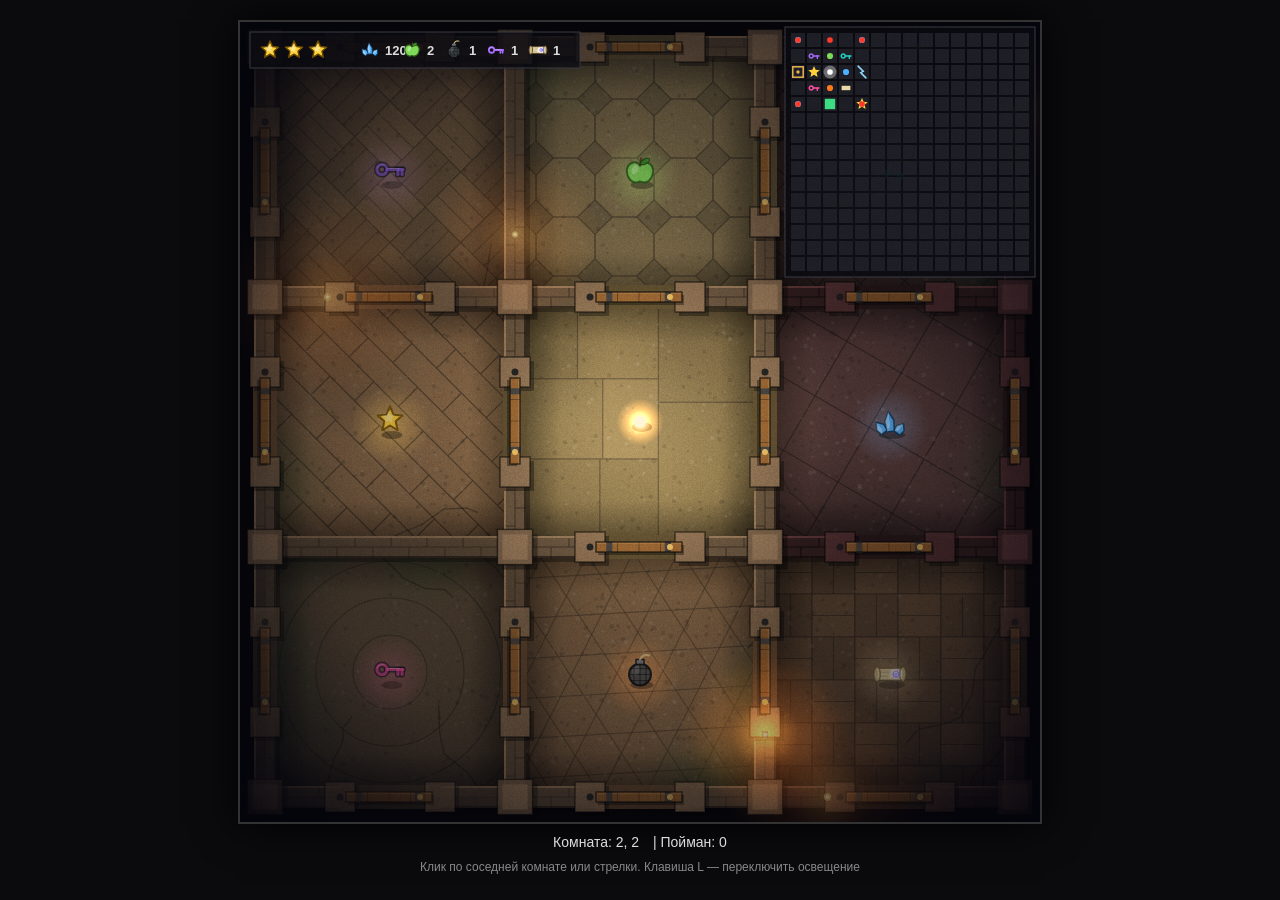
<file: index009_7.html>
﻿<!DOCTYPE html>
<html lang="ru">
<head>
<meta charset="UTF-8">
<title>Лабиринт комнат — дизайн v3</title>
<style>
  body{margin:0;background:#0b0b0e;color:#ddd;font-family:sans-serif;display:flex;flex-direction:column;align-items:center;padding:20px}
  #game{background:#000;border:2px solid #333;cursor:pointer;box-shadow:0 0 40px #000}
  #info{margin-top:10px;font-size:14px;text-align:center;min-height:20px}
  #msg{color:#ff8;margin-left:10px}
  #hint{margin-top:6px;font-size:12px;color:#888}
</style>
</head>
<body>

<canvas id="game" width="800" height="800"></canvas>
<div id="info">Комната: <span id="pos">2, 2</span><span id="msg"></span>&nbsp;|&nbsp;Пойман: <span id="caught">0</span></div>
<div id="hint">Клик по соседней комнате или стрелки. Клавиша L — переключить освещение</div>

<script>
// ############################################################################
// #  БЛОК A. БАЗА: константы, карта, игрок, canvas.  (механика — не трогаем)  #
// ############################################################################
const CANVAS_SIZE = 800;
const ROOM_SIZE   = 250;
const MAP_W = 15, MAP_H = 15;
const T_OPEN = 0.6, T_MOVE = 1.0, T_CLOSE = 0.6;
const DOOR_WIDTH = 100;

const DIR = {
  N:{dx:0,dy:-1,opp:'S'}, S:{dx:0,dy:1,opp:'N'},
  E:{dx:1,dy:0,opp:'W'},  W:{dx:-1,dy:0,opp:'E'},
};
const SWING_BY_DIR = {N:+1,S:-1,E:+1,W:-1};

function mulberry32(seed){
  return function(){
    seed|=0; seed=seed+0x6D2B79F5|0;
    let t=Math.imul(seed^seed>>>15,1|seed);
    t=t+Math.imul(t^t>>>7,61|t)^t;
    return((t^t>>>14)>>>0)/4294967296;
  };
}
function roomSeed(x,y){return((x*374761393+y*668265263+7)^0x5bd1e995)|0;}

function buildMap(w,h){
  const rooms=[];
  for(let y=0;y<h;y++){const row=[];for(let x=0;x<w;x++){
    row.push({
      N:y>0?'closed':'wall', S:y<h-1?'closed':'wall',
      E:x<w-1?'closed':'wall', W:x>0?'closed':'wall',
    });
  }rooms.push(row);}
  return{w,h,rooms};
}
const MAP=buildMap(MAP_W,MAP_H);
function inBounds(x,y){return x>=0&&y>=0&&x<MAP.w&&y<MAP.h;}

// --- ТОЛЬКО ДЛЯ ДЕМО: пара запертых дверей и глухих стен, чтобы увидеть, как они выглядят.
//     В вашей игре этого блока нет — удалите.
function setDoor(x,y,dir,type){
  MAP.rooms[y][x][dir]=type;
  const nx=x+DIR[dir].dx,ny=y+DIR[dir].dy;
  if(inBounds(nx,ny))MAP.rooms[ny][nx][DIR[dir].opp]=type;
}
'locked1'; setDoor(1,2,'S','wall'); setDoor(2,1,'W','wall'); 'locked3';
// --- конец демо-блока

function doorKey(x,y,dir){
  const nx=x+DIR[dir].dx, ny=y+DIR[dir].dy;
  if(y<ny||(y===ny&&x<nx))return`${x},${y},${dir}`;
  return`${nx},${ny},${DIR[dir].opp}`;
}

const player={x:2,y:2};
const visual={offsetX:0,offsetY:0};
let transition=null;

const canvas=document.getElementById('game');
const ctx=canvas.getContext('2d');
const posEl=document.getElementById('pos');
const msgEl=document.getElementById('msg');

function easeInOut(t){return t<0.5?2*t*t:1-Math.pow(-2*t+2,2)/2;}


// ############################################################################
// #                                                                          #
// #                         ДИЗАЙН — НАЧАЛО                                  #
// #                                                                          #
// #  Этот блок целиком переносится в вашу игру.                              #
// #  Вставлять: ПОСЛЕ  const ctx = canvas.getContext('2d');                  #
// #             ПЕРЕД  разделом «ПЕРЕХОДЫ» (startTransition и далее).        #
// #                                                                          #
// #  Из старого кода при этом УДАЛИТЬ (они заменяются):                      #
// #    roomColor, patternCache, getRoomPattern, line, drawParallels, drawHex, #
// #    render, drawRoomFloor, drawWalls, sideSegment, openingPoints,          #
// #    collectDoors, drawDoorLeaf, strokeLine, drawFog,                       #
// #    константы DOOR_COLOR, DOOR_LOCKED_COLOR, WALL_COLOR (если есть).       #
// #                                                                          #
// #  Блок ОЖИДАЕТ, что выше уже объявлены:                                   #
// #    CANVAS_SIZE, ROOM_SIZE, DOOR_WIDTH, DIR, MAP, player, visual,          #
// #    transition, ctx, mulberry32, roomSeed, doorKey, inBounds.             #
// #                                                                          #
// #  Блок ДАЁТ наружу: render(now), facing, roomScreenPos(rx,ry), LIGHT.     #
// #                                                                          #
// ############################################################################

// ============================================================
// B1. НАСТРОЙКИ — всё, что имеет смысл крутить руками
// ============================================================
const S = ROOM_SIZE;            // короткое имя размера комнаты (используется везде ниже)
const WALL_T = 22;              // толщина стены, px
const PILLAR = WALL_T * 1.6;    // размер угловой колонны
const CENTER_R = 80;            // радиус «сцены» в центре комнаты: декор сюда не кладётся (место для предметов)
const FLOOR_CACHE_MAX = 64;     // сколько готовых полов держим в памяти (LRU); при 1500 комнатах все хранить нельзя
const ZONE = 3;                 // зона ZONE×ZONE комнат имеет общую палитру
const PAT_M = S * 0.5;          // запас за границами комнаты для повёрнутых узоров
const DECOR = {
  rug:   0.12,                  // вероятность ковра в комнате (0 = ковров нет)
  props: 2.6,                   // среднее число мелкого декора: лужи, щебень, решётки, кости (0 = выкл.)
};

// --- ПЕРСОНАЖ: оставьте раскомментированной ОДНУ строку ---
//const PLAYER_STYLE = 'figure';  // 1) путник в плаще с факелом
 const PLAYER_STYLE = 'orb';  // 2) светящийся шар («игрок — это свет»)
// const PLAYER_STYLE = 'dot';  // 3) простой кружок с указателем направления (прежний вариант)
const PLAYER_SCALE = 1.25;      // масштаб фигурки
let facing = 'S';               // куда смотрит игрок; обновляется из transition.dir

// --- ОСВЕЩЕНИЕ: три пресета, клавиша L переключает их по кругу ---
//  alpha:  прозрачность [текущая, соседняя, диагональная] комната (1 = ярко, 0 = чёрное)
//  inner:  радиус полностью светлого круга вокруг игрока, в долях ROOM_SIZE (0.5 = до стен текущей комнаты)
//  mid:    где (0..1) между inner и краем экрана стоит средняя точка тумана; midA — его плотность там
//  outerA: плотность тумана на краю экрана (1 = абсолютно чёрный)
//  playerA: яркость тёплого света от игрока
//  torchNeighbor: множитель яркости факелов в НЕ текущих комнатах (0.25 = соседняя комната почти не подсвечена)
const LIGHT_PRESETS = {
  soft:  { alpha:[1,0.85,0.65], inner:0.45, mid:0.55, midA:0.35, outerA:0.93, playerA:0.14, torchNeighbor:1    },
  moody: { alpha:[1,0.70,0.45], inner:0.32, mid:0.50, midA:0.55, outerA:0.98, playerA:0.20, torchNeighbor:0.5  },
  dark:  { alpha:[1,0.55,0.25], inner:0.25, mid:0.45, midA:0.70, outerA:1.00, playerA:0.26, torchNeighbor:0.25 },
};
let lightName = 'soft';         // <-- стартовый режим. Когда выберете — впишите сюда
let LIGHT = LIGHT_PRESETS[lightName];
function cycleLight(){
  const names=Object.keys(LIGHT_PRESETS);
  lightName=names[(names.indexOf(lightName)+1)%names.length];
  LIGHT=LIGHT_PRESETS[lightName];
  if(typeof flashMessage==='function')flashMessage('Свет: '+lightName);
}
document.addEventListener('keydown',e=>{if(e.key==='l'||e.key==='L'||e.key==='д'||e.key==='Д')cycleLight();});

// ============================================================
// B2. МЕЛКИЕ УТИЛИТЫ
// ============================================================
function hsl(h,s,l,a=1){return`hsla(${h},${s}%,${l}%,${a})`;}
function line(c,x1,y1,x2,y2){c.beginPath();c.moveTo(x1,y1);c.lineTo(x2,y2);c.stroke();}
// tone(P, d) — цвет пола комнаты, сдвинутый по яркости на d (P — «паспорт» комнаты, см. buildFloor)
function tone(P,d,a=1){return hsl(P.fh,P.fs,Math.max(4,Math.min(92,P.fl+d)),a);}
// Экранные координаты центра комнаты (rx,ry). Пригодится для монстров и предметов.
function roomScreenPos(rx,ry){
  return{x:CANVAS_SIZE/2+(rx-player.x)*S-visual.offsetX, y:CANVAS_SIZE/2+(ry-player.y)*S-visual.offsetY};
}

// ============================================================
// B3. ПАЛИТРЫ (ТЕМЫ)
//   Каждая тема: floor=[hue, sat, light] пола, wall=[hue, sat, light] стен.
//   Зона ZONE×ZONE комнат берёт одну тему; внутри зоны пол чуть варьируется.
// ============================================================
const THEMES=[
  {floor:[215,8,36], wall:[215,10,26]},  // серый камень
  {floor:[100,16,30],wall:[105,14,22]},  // мох / сырость
  {floor:[35,32,42], wall:[30,26,30]},   // песчаник
  {floor:[222,22,32],wall:[225,22,22]},  // холодный склеп
  {floor:[12,28,28], wall:[10,22,18]},   // тёмный кирпич
  {floor:[250,10,20],wall:[250,12,14]},  // базальт
  {floor:[40,10,56], wall:[40,8,40]},    // светлый мрамор
  {floor:[22,40,32], wall:[20,30,22]},   // ржавый / медный
  {floor:[150,14,26],wall:[150,12,18]},  // болото
  {floor:[0,22,24],  wall:[0,26,16]},    // вулканический камень
  {floor:[200,30,48],wall:[205,25,34]},  // лёд
  {floor:[60,20,38], wall:[55,18,26]},   // охра
];
const RUG_HUES=[0,14,28,345,215,265,40]; // оттенки ковров (приглушённые красные/синие/золотые)
const themeCache=new Map();
function roomTheme(x,y){
  const key=x+','+y; if(themeCache.has(key))return themeCache.get(key);
  const zx=Math.floor(x/ZONE), zy=Math.floor(y/ZONE);
  const zr=mulberry32(roomSeed(zx*31+7,zy*17+3));      // случайность зоны
  const base=THEMES[Math.floor(zr()*THEMES.length)];
  const rr=mulberry32(roomSeed(x,y)^0x1234567);        // случайность комнаты
  const j=(a,d)=>a+(rr()-0.5)*2*d;                     // джиттер ±d
  const t={
    floor:[(j(base.floor[0],6)+360)%360, Math.max(0,j(base.floor[1],4)), base.floor[2]],
    wall:base.wall,                                    // стены НЕ джиттерим — общая стена двух комнат одного цвета
    floorL:j(base.floor[2],5),
    rugHue:RUG_HUES[Math.floor(rr()*RUG_HUES.length)],
  };
  themeCache.set(key,t); return t;
}

// ============================================================
// B4. ПОЛ КОМНАТЫ
//   getRoomFloor(rx,ry) -> offscreen-canvas 400×400 (с LRU-кэшем).
//   buildFloor рисует: заливку → узор → износ → крапинки → трещины → декор → виньетку.
//   Всё детерминировано seed'ом комнаты: при возвращении комната выглядит так же.
// ============================================================
const floorCache=new Map();
function getRoomFloor(rx,ry){
  const key=rx+','+ry;
  if(floorCache.has(key)){const v=floorCache.get(key);floorCache.delete(key);floorCache.set(key,v);return v;} // «освежить» в LRU
  const off=buildFloor(rx,ry);
  floorCache.set(key,off);
  if(floorCache.size>FLOOR_CACHE_MAX)floorCache.delete(floorCache.keys().next().value); // выкинуть самый старый
  return off;
}
function buildFloor(rx,ry){
  const off=document.createElement('canvas'); off.width=off.height=S;
  const c=off.getContext('2d');
  const th=roomTheme(rx,ry);
  const rng=mulberry32(roomSeed(rx,ry)); const r=()=>rng();
  // «паспорт» комнаты, который передаём во все рисовалки
  const P={c,r,th,fh:th.floor[0],fs:th.floor[1],fl:th.floorL};

  // 1) базовая заливка
  c.fillStyle=tone(P,0); c.fillRect(0,0,S,S);

  // 2) узор (один из PATTERNS), возможно повёрнутый
  const pat=PATTERNS[Math.floor(r()*PATTERNS.length)];
  c.save();
  if(pat.rot){
    const m=r(), a=m<0.5?0:m<0.7?Math.PI/4:m<0.85?Math.PI/2:(r()-0.5)*0.5;
    c.translate(S/2,S/2); c.rotate(a); c.translate(-S/2,-S/2);
  }
  c.strokeStyle=tone(P,-22,0.6); c.lineWidth=1.2; c.lineJoin='round'; // цвет «швов»
  pat.draw(P);
  c.restore();

  // 3) износ: затёртости, мох у стен, перекос освещения
  addWear(P);

  // 4) крапинки
  const n=180+Math.floor(r()*300);
  for(let i=0;i<n;i++){
    c.fillStyle=r()<0.55?'rgba(0,0,0,0.16)':'rgba(255,255,255,0.09)';
    c.beginPath(); c.arc(r()*S,r()*S,0.6+r()*1.8,0,Math.PI*2); c.fill();
  }
  // 5) трещины (начинаются вне центра)
  const cracks=Math.floor(r()*3.5);
  for(let i=0;i<cracks;i++)drawCrack(P);

  // 6) декор: ковры, лужи, щебень, решётки, кости — всё вне CENTER_R
  addDecor(P);

  // 7) виньетка: светлее в центре, темнее у стен
  const g=c.createRadialGradient(S/2,S/2,30,S/2,S/2,S*0.72);
  g.addColorStop(0,'rgba(255,235,190,0.10)'); g.addColorStop(1,'rgba(0,0,0,0.22)');
  c.fillStyle=g; c.fillRect(0,0,S,S);
  edgeShadow(c);
  return off;
}

// ---------- B4a. УЗОРЫ ПОЛА ----------
// Каждый элемент: {rot: можно ли поворачивать, draw(P)}. Рисует на P.c, случайность берёт из P.r().
function drawParallels(c,angle,step){
  const cos=Math.cos(angle),sin=Math.sin(angle),nx=-sin,ny=cos,len=S*1.5;
  for(let d=-S*1.2;d<S*1.2;d+=step){const px=S/2+nx*d,py=S/2+ny*d;line(c,px-cos*len,py-sin*len,px+cos*len,py+sin*len);}
}
function hexPath(c,cx,cy,r){
  c.beginPath();
  for(let i=0;i<6;i++){const a=i/6*Math.PI*2,x=cx+Math.cos(a)*r,y=cy+Math.sin(a)*r;i?c.lineTo(x,y):c.moveTo(x,y);}
  c.closePath();
}
const PATTERNS=[
  {rot:true,draw:P=>{ // 0. плитка: ровная / шахматка / разнотон
    const{c,r}=P,st=26+Math.floor(r()*44),mode=Math.floor(r()*3);
    for(let x=-PAT_M;x<S+PAT_M;x+=st)for(let y=-PAT_M;y<S+PAT_M;y+=st){
      const i=Math.round(x/st),k=Math.round(y/st);
      const d=mode===1?(((i+k)&1)?-4:3):mode===2?(r()-0.5)*9:0;
      if(d){c.fillStyle=tone(P,d);c.fillRect(x,y,st,st);}
      c.strokeRect(x,y,st,st);
    }}},
  {rot:false,draw:P=>drawParallels(P.c,0.3+P.r(),26+Math.floor(P.r()*40))},                                   // 1. диагонали
  {rot:false,draw:P=>{const a=0.3+P.r()*0.6,st=26+Math.floor(P.r()*40);drawParallels(P.c,a,st);drawParallels(P.c,a+Math.PI/2,st);}}, // 2. диаг. сетка
  {rot:false,draw:P=>{const st=30+Math.floor(P.r()*30),a=P.r()*Math.PI;for(let i=0;i<3;i++)drawParallels(P.c,a+i*Math.PI/3,st);}},   // 3. треугольники
  {rot:false,draw:P=>{const a=0.4+P.r()*0.4;drawParallels(P.c,a,30+Math.floor(P.r()*30));drawParallels(P.c,-a,30+Math.floor(P.r()*30));}}, // 4. ромбы
  {rot:true,draw:P=>{ // 5. кирпич
    const{c,r}=P,bh=16+Math.floor(r()*22),bw=bh*2+Math.floor(r()*30),mottled=r()<0.6;
    for(let row=Math.floor(-PAT_M/bh);row*bh<S+PAT_M;row++){const y=row*bh,off=(row&1)*bw/2;
      for(let x=-PAT_M+off-bw;x<S+PAT_M;x+=bw){if(mottled){c.fillStyle=tone(P,(r()-0.5)*10);c.fillRect(x,y,bw,bh);}c.strokeRect(x,y,bw,bh);}}}},
  {rot:false,draw:P=>{ // 6. концентрические круги (+иногда лучи; центр чистый)
    const{c,r}=P,rs=22+Math.floor(r()*30),rays=r()<0.4?Math.floor(8+r()*16):0;
    for(let rad=rs;rad<S*0.75;rad+=rs){c.beginPath();c.arc(S/2,S/2,rad,0,Math.PI*2);c.stroke();}
    for(let i=0;i<rays;i++){const a=i/rays*Math.PI*2;line(c,S/2+Math.cos(a)*rs,S/2+Math.sin(a)*rs,S/2+Math.cos(a)*S,S/2+Math.sin(a)*S);}}},
  {rot:false,draw:P=>{ // 7. неровные плиты
    const{c,r}=P,st=40+Math.floor(r()*40),n=Math.max(4,Math.round(S/st)),cs=S/n,jt=cs*0.22,G=[];
    for(let i=0;i<=n;i++){G.push([]);for(let k=0;k<=n;k++){const e=(i===0||i===n||k===0||k===n);
      G[i].push([i*cs+(e?0:(r()-0.5)*2*jt),k*cs+(e?0:(r()-0.5)*2*jt)]);}}
    for(let i=0;i<n;i++)for(let k=0;k<n;k++){
      c.fillStyle=tone(P,(r()-0.5)*8);c.beginPath();
      for(const[a,b]of[[i,k],[i+1,k],[i+1,k+1],[i,k+1]]){const p=G[a][b];(a===i&&b===k)?c.moveTo(p[0],p[1]):c.lineTo(p[0],p[1]);}
      c.closePath();c.fill();c.stroke();}}},
  {rot:false,draw:P=>{ // 8. соты
    const{c,r}=P,R=15+Math.floor(r()*17),w=1.5*R,h=Math.sqrt(3)*R,mode=r()<0.5;
    for(let col=-1;col*w<S+w;col++)for(let row=-1;row*h<S+h;row++){
      hexPath(c,col*w,row*h+((col&1)?h/2:0),R);
      if(mode){c.fillStyle=tone(P,(r()-0.5)*9);c.fill();}c.stroke();}}},
  {rot:false,draw:P=>{ // 9. волны
    const{c,r}=P,amp=5+r()*12,fr=0.01+r()*0.03,ph=r()*6.28,ws=25+Math.floor(r()*35);
    for(let y=ws;y<S;y+=ws){c.beginPath();for(let x=0;x<=S;x+=4){const wy=y+Math.sin(x*fr+ph)*amp;x?c.lineTo(x,wy):c.moveTo(x,wy);}c.stroke();}}},
  {rot:true,draw:P=>{ // 10. чешуя
    const{c,r}=P,tw=30+Math.floor(r()*26),tH=tw*0.8;
    for(let row=Math.floor(-PAT_M/tH);row*tH<S+PAT_M;row++){const off=(row&1)*(tw/2);
      for(let x=-PAT_M-tw;x<S+PAT_M;x+=tw){c.beginPath();c.arc(x+off+tw/2,row*tH+tH,tw/2,Math.PI,Math.PI*2);c.stroke();}}}},
  {rot:true,draw:P=>{ // 11. доски
    const{c,r}=P,bw=20+Math.floor(r()*18);
    for(let y=-PAT_M;y<S+PAT_M;y+=bw){let x=-PAT_M-r()*200;
      while(x<S+PAT_M){const len=110+r()*160;
        c.fillStyle=tone(P,(r()-0.5)*8);c.fillRect(x,y,len,bw);c.strokeRect(x,y,len,bw);
        c.save();c.strokeStyle=tone(P,-10,0.35);c.lineWidth=1;const n=1+Math.floor(r()*3);
        for(let g=1;g<=n;g++){const gy=y+bw*g/(n+1)+(r()-0.5)*3;line(c,x+4,gy,x+len-4,gy+(r()-0.5)*4);}
        c.restore();x+=len;}}}},
  {rot:false,draw:P=>{ // 12. булыжник
    const{c,r}=P,st=18+Math.floor(r()*18);
    c.fillStyle=tone(P,-12);c.fillRect(0,0,S,S);
    for(let x=-st;x<S+st;x+=st)for(let y=-st;y<S+st;y+=st){
      const cx=x+st/2+(r()-0.5)*st*0.4,cy=y+st/2+(r()-0.5)*st*0.4,rx=st*(0.36+r()*0.14),ry=st*(0.36+r()*0.14),a=r()*Math.PI;
      c.fillStyle=tone(P,(r()-0.5)*12+2);c.beginPath();c.ellipse(cx,cy,rx,ry,a,0,Math.PI*2);c.fill();c.stroke();
      c.fillStyle='rgba(255,255,255,0.07)';c.beginPath();c.ellipse(cx-rx*0.25,cy-ry*0.25,rx*0.4,ry*0.3,a,0,Math.PI*2);c.fill();}}},
  {rot:true,draw:P=>{ // 13. плетёнка
    const{c,r}=P,b=36+Math.floor(r()*28),n=2+Math.floor(r()*2);
    for(let x=-PAT_M;x<S+PAT_M;x+=b)for(let y=-PAT_M;y<S+PAT_M;y+=b){
      const i=Math.round(x/b),k=Math.round(y/b),h=((i+k)&1)===0;
      c.fillStyle=tone(P,h?2:-3);c.fillRect(x,y,b,b);c.strokeRect(x,y,b,b);
      for(let s=1;s<n;s++){h?line(c,x,y+b*s/n,x+b,y+b*s/n):line(c,x+b*s/n,y,x+b*s/n,y+b);}}}},
  {rot:false,draw:P=>{ // 14. ёлочка (паркет под 45°)
    const{c,r}=P,w=14+Math.floor(r()*12);
    c.save();c.translate(S/2,S/2);c.rotate(Math.PI/4+(r()<0.5?0:Math.PI/2));c.translate(-S/2,-S/2);
    const n0=Math.floor(-PAT_M/w),n1=Math.ceil((S+PAT_M)/w);
    for(let i=n0;i<n1;i++)for(let k=n0;k<n1;k++){
      const res=((i-k)%4+4)%4;if(res!==0&&res!==2)continue;
      c.fillStyle=tone(P,(r()-0.5)*9);
      if(res===0){c.fillRect(i*w,k*w,2*w,w);c.strokeRect(i*w,k*w,2*w,w);}
      else{c.fillRect(i*w,(k-1)*w,w,2*w);c.strokeRect(i*w,(k-1)*w,w,2*w);}}
    c.restore();}},
  {rot:true,draw:P=>{ // 15. октагоны с квадратиками
    const{c,r}=P,st=40+Math.floor(r()*36),ct=st*0.29;
    for(let x=-PAT_M;x<S+PAT_M;x+=st)for(let y=-PAT_M;y<S+PAT_M;y+=st){
      c.beginPath();c.moveTo(x+ct,y);c.lineTo(x+st-ct,y);c.lineTo(x+st,y+ct);c.lineTo(x+st,y+st-ct);
      c.lineTo(x+st-ct,y+st);c.lineTo(x+ct,y+st);c.lineTo(x,y+st-ct);c.lineTo(x,y+ct);c.closePath();c.stroke();
      c.fillStyle=tone(P,-7);c.beginPath();c.moveTo(x,y-ct);c.lineTo(x+ct,y);c.lineTo(x,y+ct);c.lineTo(x-ct,y);c.closePath();c.fill();c.stroke();}}},
  {rot:false,draw:P=>{ // 16. крупные плиты (рекурсивное деление)
    const{c,r}=P,min=50+r()*40;
    const split=(x,y,w,h,d)=>{
      if(d>5||(w<min*2&&h<min*2)||(d>1&&r()<0.25)){c.fillStyle=tone(P,(r()-0.5)*7);c.fillRect(x,y,w,h);c.strokeRect(x,y,w,h);return;}
      const t=0.35+r()*0.3;
      if(w>=h){split(x,y,w*t,h,d+1);split(x+w*t,y,w*(1-t),h,d+1);}else{split(x,y,w,h*t,d+1);split(x,y+h*t,w,h*(1-t),d+1);}
    };
    split(0,0,S,S,0);}},
  {rot:false,draw:P=>{ // 17. мозаика (иногда с кольцом-медальоном)
    const{c,r}=P,st=9+Math.floor(r()*6),ring=r()<0.5;
    c.fillStyle=tone(P,-14);c.fillRect(0,0,S,S);
    for(let x=0;x<S;x+=st)for(let y=0;y<S;y+=st){
      const dist=Math.hypot(x+st/2-S/2,y+st/2-S/2),onRing=ring&&Math.abs(dist-150)<st*0.7;
      c.fillStyle=onRing?hsl(P.th.rugHue,35,40+(r()-0.5)*10):tone(P,(r()-0.5)*12);
      c.fillRect(x+1,y+1,st-2,st-2);}}},
];

// ---------- B4b. ИЗНОС, ТРЕЩИНЫ, ТЕНЬ У СТЕН ----------
function addWear(P){
  const{c,r}=P;
  const n=Math.floor(r()*4);                                    // затёртые пятна
  for(let i=0;i<n;i++){const x=r()*S,y=r()*S,rad=40+r()*100;
    const g=c.createRadialGradient(x,y,0,x,y,rad);g.addColorStop(0,'rgba(0,0,0,0.2)');g.addColorStop(1,'rgba(0,0,0,0)');
    c.fillStyle=g;c.fillRect(x-rad,y-rad,rad*2,rad*2);}
  if(r()<0.35){const m=1+Math.floor(r()*4);                      // мох/сырость у стен
    for(let i=0;i<m;i++){const side=Math.floor(r()*4),t=r()*S,rad=40+r()*70;
      const x=side<2?t:(side===2?0:S),y=side===0?0:(side===1?S:t),h=95+r()*30;
      const g=c.createRadialGradient(x,y,0,x,y,rad);g.addColorStop(0,hsl(h,35,28,0.45));g.addColorStop(1,hsl(h,35,28,0));
      c.fillStyle=g;c.fillRect(x-rad,y-rad,rad*2,rad*2);}}
  if(r()<0.5){const a=r()*Math.PI*2,gx=Math.cos(a)*S/2,gy=Math.sin(a)*S/2; // одна сторона чуть темнее
    const g=c.createLinearGradient(S/2-gx,S/2-gy,S/2+gx,S/2+gy);g.addColorStop(0,'rgba(0,0,0,0)');g.addColorStop(1,'rgba(0,0,0,0.18)');
    c.fillStyle=g;c.fillRect(0,0,S,S);}
}
function drawCrack(P){
  const{c,r}=P;let x,y;
  do{x=r()*S;y=r()*S;}while(Math.hypot(x-S/2,y-S/2)<CENTER_R+20);  // не начинать в центре
  let a=r()*Math.PI*2;
  c.save();c.strokeStyle='rgba(0,0,0,0.35)';c.lineWidth=1.5;c.lineCap='round';
  c.beginPath();c.moveTo(x,y);
  const n=4+Math.floor(r()*6);
  for(let i=0;i<n;i++){a+=(r()-0.5)*1.4;const l=8+r()*22;x+=Math.cos(a)*l;y+=Math.sin(a)*l;c.lineTo(x,y);}
  c.stroke();c.restore();
}
function edgeShadow(c){ // тёмная полоса вдоль всех четырёх стен
  const d=46;
  for(const[x1,y1,x2,y2]of[[0,0,0,d],[0,S,0,S-d],[0,0,d,0],[S,0,S-d,0]]){
    const g=c.createLinearGradient(x1,y1,x2,y2);g.addColorStop(0,'rgba(0,0,0,0.45)');g.addColorStop(1,'rgba(0,0,0,0)');
    c.fillStyle=g;c.fillRect(0,0,S,S);}
}

// ---------- B4c. ДЕКОР (всегда вне центральной зоны CENTER_R) ----------
// pickSpot — найти место для прямоугольника w×h, не задевающее центр; null, если не нашлось
function pickSpot(r,w,h,tries=12){
  for(let i=0;i<tries;i++){
    const x=30+r()*(S-60-w),y=30+r()*(S-60-h);
    const cx=Math.max(x,Math.min(S/2,x+w)),cy=Math.max(y,Math.min(S/2,y+h));
    if(Math.hypot(cx-S/2,cy-S/2)>CENTER_R)return{x,y};
  }
  return null;
}
function addDecor(P){
  const{r}=P;
  if(r()<DECOR.rug)drawRug(P);
  const n=Math.floor(r()*DECOR.props);
  for(let i=0;i<n;i++){const k=r();
    if(k<0.3)drawPuddle(P);else if(k<0.6)drawRubble(P);else if(k<0.8)drawGrate(P);else drawBones(P);}
}
function drawRug(P){
  const{c,r,th}=P;let x,y,w,h,horiz;
  const kind=Math.floor(r()*3),INSET=52,FR=8;   // INSET — отступ от стены (вне полосы тени), FR — длина бахромы
  if(kind===0){ // дорожка вдоль стены
    horiz=r()<0.5;
    const maxLen=S-2*(INSET+FR);
    const len=Math.min(160+r()*120,maxLen),wid=48+r()*18;
    const start=INSET+FR+r()*(maxLen-len);
    if(horiz){w=len;h=wid;x=start;y=r()<0.5?INSET:S-INSET-h;}
    else{w=wid;h=len;y=start;x=r()<0.5?INSET:S-INSET-w;}
  }else if(kind===1){ // коврик у двери
    const side=Math.floor(r()*4),len=90,wid=46;horiz=side<2;
    if(side===0){w=len;h=wid;x=(S-w)/2;y=WALL_T/2+6;}
    else if(side===1){w=len;h=wid;x=(S-w)/2;y=S-WALL_T/2-6-h;}
    else if(side===2){w=wid;h=len;y=(S-h)/2;x=WALL_T/2+6;}
    else{w=wid;h=len;y=(S-h)/2;x=S-WALL_T/2-6-w;}
  }else{ // угловой
    const sz=60+r()*40;w=sz;h=sz*(0.7+r()*0.4);horiz=w>=h;
    x=r()<0.5?INSET:S-INSET-w;y=r()<0.5?INSET:S-INSET-h;
  }
  const hue=th.rugHue,base=hsl(hue,42,30),light=hsl(hue,50,55),dark=hsl(hue,45,18);
  c.save();
  c.fillStyle='rgba(0,0,0,0.3)';c.fillRect(x+3,y+4,w,h);                 // тень
  c.fillStyle=base;c.fillRect(x,y,w,h);                                   // полотно
  c.strokeStyle=light;c.lineWidth=3;c.strokeRect(x+6,y+6,w-12,h-12);      // кайма
  c.strokeStyle=dark;c.lineWidth=1.5;c.strokeRect(x+11,y+11,w-22,h-22);
  const ix=x+16,iy=y+16,iw=w-32,ih=h-32;                                  // орнамент внутри
  c.save();c.beginPath();c.rect(ix,iy,iw,ih);c.clip();
  const orn=Math.floor(r()*3);
  if(orn===0){const d=Math.min(iw,ih)*0.5;
    for(let px=ix;px<ix+iw+d;px+=d)for(let py=iy;py<iy+ih+d;py+=d){
      c.fillStyle=light;c.beginPath();c.moveTo(px,py-d/2);c.lineTo(px+d/2,py);c.lineTo(px,py+d/2);c.lineTo(px-d/2,py);c.closePath();c.fill();
      c.fillStyle=dark;c.beginPath();c.moveTo(px,py-d/5);c.lineTo(px+d/5,py);c.lineTo(px,py+d/5);c.lineTo(px-d/5,py);c.closePath();c.fill();}
  }else if(orn===1){c.fillStyle=light;const st=12;
    if(horiz)for(let px=ix;px<ix+iw;px+=st*2)c.fillRect(px,iy,st,ih);else for(let py=iy;py<iy+ih;py+=st*2)c.fillRect(ix,py,iw,st);
  }else{c.fillStyle=light;for(let px=ix+8;px<ix+iw;px+=16)for(let py=iy+8;py<iy+ih;py+=16){c.fillRect(px-1,py-4,2,8);c.fillRect(px-4,py-1,8,2);}}
  c.restore();
  c.strokeStyle=light;c.lineWidth=1.5;                                    // бахрома
  if(horiz){for(let py=y+4;py<y+h-2;py+=5){line(c,x,py,x-FR,py);line(c,x+w,py,x+w+FR,py);}}
  else{for(let px=x+4;px<x+w-2;px+=5){line(c,px,y,px,y-FR);line(c,px,y+h,px,y+h+FR);}}
  c.restore();
}
function drawPuddle(P){
  const{c,r}=P,w=50+r()*70,h=w*(0.5+r()*0.4),s=pickSpot(r,w,h);if(!s)return;
  const cx=s.x+w/2,cy=s.y+h/2;c.save();
  c.fillStyle='rgba(15,30,50,0.35)';c.strokeStyle='rgba(0,0,0,0.25)';c.lineWidth=1.5;
  c.beginPath();c.ellipse(cx,cy,w/2,h/2,(r()-0.5)*0.6,0,Math.PI*2);c.fill();c.stroke();
  c.fillStyle='rgba(255,255,255,0.10)';c.beginPath();c.ellipse(cx-w*0.15,cy-h*0.15,w*0.22,h*0.14,0,0,Math.PI*2);c.fill();
  c.restore();
}
function drawRubble(P){
  const{c,r}=P,s=pickSpot(r,70,70);if(!s)return;const n=5+Math.floor(r()*8);
  c.save();c.strokeStyle='rgba(0,0,0,0.4)';c.lineWidth=1;
  for(let i=0;i<n;i++){const x=s.x+r()*70,y=s.y+r()*70,rad=2+r()*5;
    c.fillStyle=tone(P,r()>0.5?8:-10);c.beginPath();
    for(let k=0;k<6;k++){const a=k/6*Math.PI*2,rr=rad*(0.7+r()*0.5);k?c.lineTo(x+Math.cos(a)*rr,y+Math.sin(a)*rr):c.moveTo(x+Math.cos(a)*rr,y+Math.sin(a)*rr);}
    c.closePath();c.fill();c.stroke();}
  c.restore();
}
function drawGrate(P){
  const{c,r}=P,d=36+r()*20,s=pickSpot(r,d,d);if(!s)return;const cx=s.x+d/2,cy=s.y+d/2;
  c.save();
  c.fillStyle='#0c0c0e';c.beginPath();c.arc(cx,cy,d/2,0,Math.PI*2);c.fill();
  c.strokeStyle='#3a3a3f';c.lineWidth=2;c.stroke();
  c.clip();c.lineWidth=3;
  for(let x=-d/2+5;x<d/2;x+=7)line(c,cx+x,cy-d/2,cx+x,cy+d/2);
  c.restore();
}
function drawBones(P){
  const{c,r}=P,s=pickSpot(r,60,60);if(!s)return;const n=2+Math.floor(r()*3);
  c.save();c.lineCap='round';
  for(let i=0;i<n;i++){const x=s.x+10+r()*40,y=s.y+10+r()*40,a=r()*Math.PI,l=12+r()*16,dx=Math.cos(a)*l/2,dy=Math.sin(a)*l/2;
    c.strokeStyle='rgba(0,0,0,0.35)';c.lineWidth=5;line(c,x-dx+1,y-dy+2,x+dx+1,y+dy+2);
    c.strokeStyle='#d9d2bd';c.lineWidth=3;line(c,x-dx,y-dy,x+dx,y+dy);
    c.fillStyle='#d9d2bd';for(const[ex,ey]of[[x-dx,y-dy],[x+dx,y+dy]]){c.beginPath();c.arc(ex,ey,2.5,0,Math.PI*2);c.fill();}}
  c.restore();
}

// ============================================================
// B5. ГЕОМЕТРИЯ СТЕН И ДВЕРЕЙ
//   Стены и двери, общие для двух соседних комнат, собираются в Map по координатам
//   и рисуются ОДИН раз — иначе будут двойные тени и наложения.
// ============================================================
function sideSegment(x0,y0,side){ // отрезок стороны комнаты [ax,ay,bx,by]
  switch(side){
    case 'N':return[x0,y0,x0+S,y0];
    case 'S':return[x0,y0+S,x0+S,y0+S];
    case 'E':return[x0+S,y0,x0+S,y0+S];
    case 'W':return[x0,y0,x0,y0+S];
  }
}
function openingPoints(ax,ay,bx,by){ // две точки дверного проёма в середине отрезка
  const mx=(ax+bx)/2,my=(ay+by)/2,len=Math.hypot(bx-ax,by-ay),ux=(bx-ax)/len,uy=(by-ay)/len;
  return{p1x:mx-ux*DOOR_WIDTH/2,p1y:my-uy*DOOR_WIDTH/2,p2x:mx+ux*DOOR_WIDTH/2,p2y:my+uy*DOOR_WIDTH/2};
}
function addWall(map,ax,ay,bx,by,alpha,theme){
  const key=[ax,ay,bx,by].map(Math.round).join(',');
  const ex=map.get(key);
  if(!ex)map.set(key,{ax,ay,bx,by,alpha,theme});
  else if(alpha>ex.alpha){ex.alpha=alpha;ex.theme=theme;} // из двух комнат берём более светлую
}
function collectRoomGeometry(r,walls,doors,corners){
  const{rx,ry,x0,y0,alpha,theme}=r;
  for(const side of['N','S','E','W']){
    const dt=MAP.rooms[ry][rx][side];        // 'wall' | 'locked' | всё остальное считается дверью
    const[ax,ay,bx,by]=sideSegment(x0,y0,side);
    if(dt==='wall'){addWall(walls,ax,ay,bx,by,alpha,theme);continue;}
    const op=openingPoints(ax,ay,bx,by);
    addWall(walls,ax,ay,op.p1x,op.p1y,alpha,theme);   // стена слева от проёма
    addWall(walls,op.p2x,op.p2y,bx,by,alpha,theme);   // стена справа от проёма
    const key=doorKey(rx,ry,side);
    if(!doors.has(key))doors.set(key,{key,doorType:dt,alpha,theme,...op});
    else if(alpha>doors.get(key).alpha){const d=doors.get(key);d.alpha=alpha;d.theme=theme;}
  }
  for(const[x,y]of[[x0,y0],[x0+S,y0],[x0,y0+S],[x0+S,y0+S]]){ // углы → колонны
    const key=Math.round(x)+','+Math.round(y);
    const ex=corners.get(key);
    if(!ex)corners.set(key,{x,y,alpha,theme});
    else if(alpha>ex.alpha){ex.alpha=alpha;ex.theme=theme;}
  }
}

// ============================================================
// B6. РИСОВАНИЕ СТЕН, КОЛОНН, ДВЕРЕЙ
// ============================================================
function drawWallBand({ax,ay,bx,by,alpha,theme}){ // стена с толщиной, кладкой, бликом и тенью
  const horiz=Math.abs(ay-by)<0.5,half=WALL_T/2;
  const x=Math.min(ax,bx)-(horiz?0:half),y=Math.min(ay,by)-(horiz?half:0);
  const w=horiz?Math.abs(bx-ax):WALL_T,h=horiz?WALL_T:Math.abs(by-ay);
  if(w<1||h<1)return;
  const[wh,ws,wl]=theme.wall;
  ctx.save();ctx.globalAlpha=alpha;
  ctx.fillStyle='rgba(0,0,0,0.35)';ctx.fillRect(x+4,y+4,w,h);           // тень на пол
  ctx.fillStyle=hsl(wh,ws,wl);ctx.fillRect(x,y,w,h);                     // тело стены
  ctx.strokeStyle=hsl(wh,ws,Math.max(4,wl-13));ctx.lineWidth=1;           // швы кладки
  const block=36,len=horiz?w:h;
  if(horiz)line(ctx,x,y+half,x+w,y+half);else line(ctx,x+half,y,x+half,y+h);
  for(let d=block/2;d<len;d+=block/2){
    const row=Math.round(d/(block/2))%2;
    if(horiz){row?line(ctx,x+d,y,x+d,y+half):line(ctx,x+d,y+half,x+d,y+h);}
    else{row?line(ctx,x,y+d,x+half,y+d):line(ctx,x+half,y+d,x+w,y+d);}
  }
  ctx.lineWidth=2;
  ctx.strokeStyle=hsl(wh,ws,Math.min(90,wl+16),0.9);                      // блик
  if(horiz)line(ctx,x,y+1,x+w,y+1);else line(ctx,x+1,y,x+1,y+h);
  ctx.strokeStyle='rgba(0,0,0,0.55)';                                     // тёмная грань
  if(horiz)line(ctx,x,y+h-1,x+w,y+h-1);else line(ctx,x+w-1,y,x+w-1,y+h);
  ctx.restore();
}
function drawPillar({x,y,alpha,theme}){
  const p=PILLAR,hp=p/2,[wh,ws,wl]=theme.wall;
  ctx.save();ctx.globalAlpha=alpha;
  ctx.fillStyle='rgba(0,0,0,0.4)';ctx.fillRect(x-hp+5,y-hp+5,p,p);
  ctx.fillStyle=hsl(wh,ws,wl+6);ctx.fillRect(x-hp,y-hp,p,p);
  ctx.fillStyle=hsl(wh,ws,wl+14);ctx.fillRect(x-hp+5,y-hp+5,p-10,p-10);
  ctx.strokeStyle='rgba(0,0,0,0.6)';ctx.lineWidth=1.5;ctx.strokeRect(x-hp,y-hp,p,p);
  ctx.restore();
}
function drawThreshold(d){ // порог — тёмная полоска пола в проёме
  const horiz=Math.abs(d.p1y-d.p2y)<0.5,mx=(d.p1x+d.p2x)/2,my=(d.p1y+d.p2y)/2;
  const w=horiz?DOOR_WIDTH:WALL_T+2,h=horiz?WALL_T+2:DOOR_WIDTH,[fh,fs]=d.theme.floor;
  ctx.save();ctx.globalAlpha=d.alpha;
  ctx.fillStyle=hsl(fh,fs,Math.max(6,d.theme.floorL-14));ctx.fillRect(mx-w/2,my-h/2,w,h);
  ctx.restore();
}
function drawJamb(x,y,theme){ // дверной косяк
  const p=WALL_T+8,hp=p/2,[wh,ws,wl]=theme.wall;
  ctx.fillStyle='rgba(0,0,0,0.4)';ctx.fillRect(x-hp+4,y-hp+4,p,p);
  ctx.fillStyle=hsl(wh,ws,wl+10);ctx.fillRect(x-hp,y-hp,p,p);
  ctx.strokeStyle='rgba(0,0,0,0.6)';ctx.lineWidth=1.5;ctx.strokeRect(x-hp,y-hp,p,p);
}
function drawDoorLeaf(d){ // дверное полотно; угол берётся из transition (механика открывания не тронута)
  const{angle,swing}=doorAngleOf(d.key);
  const{p1x:px,p1y:py,p2x,p2y,theme,alpha}=d;
  const base=Math.atan2(p2y-py,p2x-px),rad=angle*Math.PI/180*swing;
  locked=String(d.doorType).startsWith('locked'),lockCol=LOCK_COLORS[d.doorType]||'#c0392b';
  ctx.save();ctx.globalAlpha=alpha;
  drawJamb(px,py,theme);drawJamb(p2x,p2y,theme);
  if(angle>0){ // пунктирная дуга открывания
    ctx.strokeStyle='rgba(0,0,0,0.3)';ctx.lineWidth=2;ctx.setLineDash([4,6]);
    ctx.beginPath();ctx.arc(px,py,DOOR_WIDTH-14,base,base+rad,swing<0);ctx.stroke();ctx.setLineDash([]);
  }
  ctx.translate(px,py);ctx.rotate(base+rad);
  const x1=6,L=DOOR_WIDTH-14,T=10;
  ctx.fillStyle='rgba(0,0,0,0.4)';ctx.fillRect(x1+2,-T/2+3,L,T);                  // тень
  ctx.fillStyle=locked?'#5a3b25':'#8b5a2b';ctx.fillRect(x1,-T/2,L,T);            // доски
  ctx.strokeStyle='rgba(0,0,0,0.35)';ctx.lineWidth=1;
  for(let i=1;i<4;i++)line(ctx,x1+i*L/4,-T/2,x1+i*L/4,T/2);
  ctx.strokeStyle='rgba(255,220,160,0.25)';line(ctx,x1,-T/2+1,x1+L,-T/2+1);       // блик
  ctx.fillStyle=locked?lockCol:'#3a3a3a';                                        // оковка (красная у запертой)
  ctx.fillRect(x1+L*0.12,-T/2-1,6,T+2);ctx.fillRect(x1+L*0.8,-T/2-1,6,T+2);
  ctx.fillStyle='#d9b05a';ctx.beginPath();ctx.arc(x1+L-12,0,3,0,Math.PI*2);ctx.fill(); // ручка
  ctx.strokeStyle='rgba(0,0,0,0.7)';ctx.lineWidth=1.5;ctx.strokeRect(x1,-T/2,L,T);
  ctx.restore();
  ctx.save();ctx.globalAlpha=alpha;
  ctx.fillStyle='#1a1a1a';ctx.beginPath();ctx.arc(px,py,3.5,0,Math.PI*2);ctx.fill(); // петля
  if(locked&&angle===0)drawPadlock((px+p2x)/2,(py+p2y)/2,lockCol);
  ctx.restore();
}
function drawPadlock(x,y){
  ctx.save();ctx.translate(x,y);
  ctx.strokeStyle='#e8c060';ctx.lineWidth=2.5;ctx.beginPath();ctx.arc(0,-3,4.5,Math.PI,0);ctx.stroke();
  ctx.fillStyle='#c0392b';ctx.fillRect(-6,-3,12,10);
  ctx.strokeStyle='#300';ctx.lineWidth=1;ctx.strokeRect(-6,-3,12,10);
  ctx.fillStyle='#300';ctx.beginPath();ctx.arc(0,1.5,1.5,0,Math.PI*2);ctx.fill();
  ctx.restore();
}

// ============================================================
// B7. СВЕТ: факелы на стенах, свет игрока, туман, зерно
// ============================================================
const torchCache=new Map();
function getTorches(rx,ry){ // 0–2 факела на комнату, детерминированно
  const key=rx+','+ry;if(torchCache.has(key))return torchCache.get(key);
  const rng=mulberry32(roomSeed(rx,ry)^0x9e3779b9),list=[];
  const count=rng()<0.35?0:(rng()<0.6?1:2);
  for(let i=0;i<count;i++)list.push({side:['N','S','E','W'][Math.floor(rng()*4)],t:rng()<0.5?0.25:0.75,ph:rng()*10});
  torchCache.set(key,list);return list;
}
function drawTorches(r,now){
  for(const t of getTorches(r.rx,r.ry)){
    const[ax,ay,bx,by]=sideSegment(r.x0,r.y0,t.side);
    const x=ax+(bx-ax)*t.t,y=ay+(by-ay)*t.t;
    const fl=0.85+0.15*Math.sin(now*0.012+t.ph)+0.07*Math.sin(now*0.031+t.ph*3); // мерцание
    ctx.save();ctx.globalAlpha=r.alpha*(r.dist?LIGHT.torchNeighbor:1);
    ctx.fillStyle='#2a2a2a';ctx.fillRect(x-3,y-3,6,6);                            // кронштейн
    ctx.globalCompositeOperation='lighter';
    const g=ctx.createRadialGradient(x,y,2,x,y,110*fl);
    g.addColorStop(0,'rgba(255,170,60,0.55)');g.addColorStop(0.4,'rgba(255,120,30,0.18)');g.addColorStop(1,'rgba(255,100,0,0)');
    ctx.fillStyle=g;ctx.beginPath();ctx.arc(x,y,110*fl,0,Math.PI*2);ctx.fill();
    ctx.globalCompositeOperation='source-over';
    ctx.fillStyle='#ffd070';ctx.beginPath();ctx.arc(x,y,4*fl,0,Math.PI*2);ctx.fill();
    ctx.fillStyle='#fff6d0';ctx.beginPath();ctx.arc(x,y,1.8,0,Math.PI*2);ctx.fill();
    ctx.restore();
  }
}
function drawPlayerLight(now){ // тёплое пятно вокруг игрока (у фигурки — от факела)
  const{x,y,fl}=torchPos(now);
  ctx.save();ctx.globalCompositeOperation='lighter';
  const R=230*fl;
  const g=ctx.createRadialGradient(x,y,10,x,y,R);
  g.addColorStop(0,`rgba(255,220,160,${LIGHT.playerA})`);g.addColorStop(1,'rgba(255,200,120,0)');
  ctx.fillStyle=g;ctx.fillRect(x-R,y-R,R*2,R*2);ctx.restore();
}
function drawFog(){ // радиальный туман — параметры из LIGHT
  const c=CANVAS_SIZE/2;
  const g=ctx.createRadialGradient(c,c,ROOM_SIZE*LIGHT.inner,c,c,CANVAS_SIZE*0.7);
  g.addColorStop(0,'rgba(4,4,12,0)');
  g.addColorStop(LIGHT.mid,`rgba(4,4,12,${LIGHT.midA})`);
  g.addColorStop(1,`rgba(4,4,12,${LIGHT.outerA})`);
  ctx.fillStyle=g;ctx.fillRect(0,0,CANVAS_SIZE,CANVAS_SIZE);
}
const grainPattern=(()=>{ // плёночное зерно (создаётся один раз)
  const g=document.createElement('canvas');g.width=g.height=256;const c=g.getContext('2d');
  const img=c.createImageData(256,256);
  for(let i=0;i<img.data.length;i+=4){const v=Math.random()*255|0;img.data[i]=img.data[i+1]=img.data[i+2]=v;img.data[i+3]=255;}
  c.putImageData(img,0,0);return ctx.createPattern(g,'repeat');
})();
function drawGrain(){
  ctx.save();ctx.globalAlpha=0.06;ctx.globalCompositeOperation='overlay';
  ctx.fillStyle=grainPattern;ctx.fillRect(0,0,CANVAS_SIZE,CANVAS_SIZE);ctx.restore();
}

// ============================================================
// B8. ПЕРСОНАЖ — три варианта, выбор через PLAYER_STYLE (см. B1)
// ============================================================
function torchPos(now){ // откуда исходит свет игрока
  const cx=CANVAS_SIZE/2,cy=CANVAS_SIZE/2;
  const fl=0.9+0.1*Math.sin(now*0.02)+0.06*Math.sin(now*0.047);
  if(PLAYER_STYLE!=='figure')return{x:cx,y:cy,fl};
  const hand=facing==='W'?-1:1;
  return{x:cx+hand*13*PLAYER_SCALE,y:cy-6*PLAYER_SCALE,fl};
}
function drawPlayer(now){
  if(PLAYER_STYLE==='orb')drawPlayerOrb(now);
  else if(PLAYER_STYLE==='dot')drawPlayerDot();
  else drawPlayerFigure(now);
}
// --- вариант 1: путник в плаще с факелом ---
function drawPlayerFigure(now){
  const cx=CANVAS_SIZE/2,cy=CANVAS_SIZE/2,k=PLAYER_SCALE;
  const hand=facing==='W'?-1:1;                 // рука с факелом — по ходу движения
  const bob=Math.sin(now*0.004)*0.6;            // лёгкое «дыхание»
  const{fl}=torchPos(now);
  const CLOAK='#4a5d7a',OUT='#0e1218';          // цвет плаща и контура — меняйте здесь
  ctx.save();
  ctx.translate(cx,cy);ctx.scale(k,k);
  ctx.fillStyle='rgba(0,0,0,0.45)';                                         // тень
  ctx.beginPath();ctx.ellipse(2,14,13,5,0,0,Math.PI*2);ctx.fill();
  ctx.fillStyle=CLOAK;ctx.strokeStyle=OUT;ctx.lineWidth=2;ctx.lineJoin='round'; // плащ
  ctx.beginPath();
  ctx.moveTo(-8,-2+bob);ctx.quadraticCurveTo(-13,12,-11,13);
  ctx.lineTo(11,13);ctx.quadraticCurveTo(13,12,8,-2+bob);
  ctx.closePath();ctx.fill();ctx.stroke();
  ctx.strokeStyle='rgba(0,0,0,0.35)';ctx.lineWidth=1.5;line(ctx,0,2,0,12);  // складка
  ctx.strokeStyle='#5a3a1e';ctx.lineWidth=3;ctx.lineCap='round';             // рукоять факела
  line(ctx,hand*7,4,hand*13,-3);
  ctx.fillStyle=CLOAK;ctx.strokeStyle=OUT;ctx.lineWidth=2;                  // голова в капюшоне
  ctx.beginPath();ctx.arc(0,-8+bob,8,0,Math.PI*2);ctx.fill();ctx.stroke();
  if(facing!=='N'){                                                         // лицо (на север — затылок)
    const fx=facing==='E'?2:facing==='W'?-2:0;
    ctx.fillStyle='#e8cfa8';
    ctx.beginPath();ctx.ellipse(fx,-6+bob,4.5,4,0,0,Math.PI*2);ctx.fill();
    ctx.fillStyle='#1a1a1a';
    if(facing==='S'){ctx.fillRect(fx-2.5,-7+bob,1.5,2);ctx.fillRect(fx+1,-7+bob,1.5,2);}
    else{ctx.fillRect(fx+hand*1.5-0.75,-7+bob,1.5,2);}
  }
  const tx=hand*13,ty=-6;                                                   // пламя
  ctx.globalCompositeOperation='lighter';
  const g=ctx.createRadialGradient(tx,ty,1,tx,ty,14*fl);
  g.addColorStop(0,'rgba(255,190,90,0.7)');g.addColorStop(1,'rgba(255,120,30,0)');
  ctx.fillStyle=g;ctx.beginPath();ctx.arc(tx,ty,14*fl,0,Math.PI*2);ctx.fill();
  ctx.globalCompositeOperation='source-over';
  ctx.fillStyle='#ff9a2e';ctx.beginPath();ctx.ellipse(tx,ty-1,3.2,4.5*fl,0,0,Math.PI*2);ctx.fill();
  ctx.fillStyle='#fff1b0';ctx.beginPath();ctx.ellipse(tx,ty,1.6,2.6*fl,0,0,Math.PI*2);ctx.fill();
  ctx.restore();
}
// --- вариант 2: светящийся шар ---
function drawPlayerOrb(now){
  const cx=CANVAS_SIZE/2,cy=CANVAS_SIZE/2,{fl}=torchPos(now);
  ctx.save();
  ctx.fillStyle='rgba(0,0,0,0.4)';ctx.beginPath();ctx.ellipse(cx+2,cy+5,10,5,0,0,Math.PI*2);ctx.fill();
  ctx.globalCompositeOperation='lighter';
  const g=ctx.createRadialGradient(cx,cy,2,cx,cy,26*fl);
  g.addColorStop(0,'rgba(255,230,170,0.9)');g.addColorStop(0.5,'rgba(255,180,80,0.35)');g.addColorStop(1,'rgba(255,140,40,0)');
  ctx.fillStyle=g;ctx.beginPath();ctx.arc(cx,cy,26*fl,0,Math.PI*2);ctx.fill();
  ctx.globalCompositeOperation='source-over';
  ctx.fillStyle='#fff6d8';ctx.beginPath();ctx.arc(cx,cy,6,0,Math.PI*2);ctx.fill();
  ctx.restore();
}
// --- вариант 3: простой кружок с указателем направления ---
function drawPlayerDot(){
  const cx=CANVAS_SIZE/2,cy=CANVAS_SIZE/2,d=DIR[facing];
  ctx.save();
  ctx.fillStyle='rgba(0,0,0,0.45)';ctx.beginPath();ctx.ellipse(cx+3,cy+6,11,6,0,0,Math.PI*2);ctx.fill();
  ctx.fillStyle='#3b6ea5';ctx.strokeStyle='#101418';ctx.lineWidth=2;
  ctx.beginPath();ctx.arc(cx,cy,10,0,Math.PI*2);ctx.fill();ctx.stroke();
  ctx.fillStyle='#f1d9b5';ctx.beginPath();ctx.arc(cx,cy,5.5,0,Math.PI*2);ctx.fill();
  ctx.fillStyle='#e8e2d0';ctx.beginPath();ctx.arc(cx+d.dx*8,cy+d.dy*8,3,0,Math.PI*2);ctx.fill();
  ctx.restore();
}

// ============================================================
// B9. RENDER — главная функция кадра. Порядок слоёв:
//   пол → пороги → стены → колонны → двери → факелы →
//   [ВАШИ монстры/предметы] → свет игрока → туман → игрок → зерно
// ============================================================
function render(now=performance.now()){
  if(transition)facing=transition.dir;        // поворот персонажа по направлению движения

  ctx.fillStyle='#050507';ctx.fillRect(0,0,CANVAS_SIZE,CANVAS_SIZE);

  // список видимых комнат 3×3 вокруг игрока
  const visible=[];
  for(let dy=-1;dy<=1;dy++)for(let dx=-1;dx<=1;dx++){
    const rx=player.x+dx,ry=player.y+dy;
    if(!inBounds(rx,ry))continue;
    const dist=Math.abs(dx)+Math.abs(dy);      // 0 — текущая, 1 — соседняя, 2 — диагональная
    const sx=CANVAS_SIZE/2+dx*S-visual.offsetX,sy=CANVAS_SIZE/2+dy*S-visual.offsetY;
    visible.push({rx,ry,sx,sy,x0:sx-S/2,y0:sy-S/2,dist,alpha:LIGHT.alpha[dist],theme:roomTheme(rx,ry)});
  }

  // слой 1: пол
  for(const r of visible){ctx.globalAlpha=r.alpha;ctx.drawImage(getRoomFloor(r.rx,r.ry),r.x0,r.y0);}
  ctx.globalAlpha=1;

  // слой 2: стены, колонны, двери, факелы
  const walls=new Map(),doors=new Map(),corners=new Map();
  for(const r of visible)collectRoomGeometry(r,walls,doors,corners);
  for(const d of doors.values())drawThreshold(d);
  for(const w of walls.values())drawWallBand(w);
  for(const p of corners.values())drawPillar(p);
  for(const d of doors.values())drawDoorLeaf(d);
  for(const r of visible)drawTorches(r,now);

  // слой 3: >>> МЕСТО ДЛЯ ВАШЕГО ГЕЙМПЛЕЯ <<<
  //   Объявите в своём коде  function drawEntities(visible, now) { ... }
  //   и рисуйте в ней монстров/предметы. Центр комнаты на экране: roomScreenPos(rx, ry).
  //   Для затемнения в соседних комнатах: ctx.globalAlpha = LIGHT.alpha[dist].
  if(typeof drawEntities==='function')drawEntities(visible,now);

  // слой 4: свет игрока, туман, игрок, зерно
  drawPlayerLight(now);
  drawFog();
  if(typeof drawEntitiesOverlay==='function')drawEntitiesOverlay(visible,now);
  drawPlayer(now);
  drawGrain();
}

// ############################################################################
// #                         ДИЗАЙН — КОНЕЦ                                   #
// ############################################################################



// ############################################################################
// #  БЛОК D. МОНСТРЫ: «Ползун» — мир, двери, повадки, две отрисовки          #
// #  Вставлять: ПОСЛЕ «ДИЗАЙН — КОНЕЦ», ПЕРЕД startTransition.                #
// ############################################################################
const TAU = Math.PI*2;                                   // если в игре уже есть — удалите строку
const caughtEl = document.getElementById('caught');      // может быть null — тогда счёт только в сообщении

// ---------- D0. НАСТРОЙКИ ----------
const DOOR_OPEN_SPEED  = 150;   // °/с — как быстро распахивается дверь
const DOOR_CLOSE_SPEED = 40;    // °/с — как медленно закрывается: чем меньше, тем дольше «горячий след»
const EYES_IN_DARK = 'chase';   // глаза светятся сквозь туман в чужих комнатах: 'chase' | 'always' | 'never'

// ---------- D1. МИРОВЫЕ КООРДИНАТЫ (в игре у вас свои — эти для демо) ----------
function roomCX(rx){return rx*ROOM_SIZE+ROOM_SIZE/2;}
function roomCY(ry){return ry*ROOM_SIZE+ROOM_SIZE/2;}
function playerWorld(){return{x:roomCX(player.x)+visual.offsetX, y:roomCY(player.y)+visual.offsetY};}
function playerRoomForAI(){
  const p=playerWorld();
  return{x:Math.max(0,Math.min(MAP.w-1,Math.floor(p.x/ROOM_SIZE))), y:Math.max(0,Math.min(MAP.h-1,Math.floor(p.y/ROOM_SIZE)))};
}
function worldToScreen(wx,wy){const p=playerWorld();return{x:CANVAS_SIZE/2+wx-p.x, y:CANVAS_SIZE/2+wy-p.y};}
function sideType(rx,ry,dir){return MAP.rooms[ry][rx][dir];}
function clampToRoom(p,room,margin){
  const x0=room.x*ROOM_SIZE+margin,y0=room.y*ROOM_SIZE+margin,x1=(room.x+1)*ROOM_SIZE-margin,y1=(room.y+1)*ROOM_SIZE-margin;
  return{x:Math.max(x0,Math.min(x1,p.x)), y:Math.max(y0,Math.min(y1,p.y))};
}
function doorCenter(rx,ry,dir){return{x:roomCX(rx)+DIR[dir].dx*ROOM_SIZE/2, y:roomCY(ry)+DIR[dir].dy*ROOM_SIZE/2};}

// ---------- D2. ДВЕРИ С НЕСКОЛЬКИМИ ПОЛЬЗОВАТЕЛЯМИ (игрок + монстры) ----------
// key -> {angle, target, swing, users:Set}. Дверь закрывается медленно после ухода последнего пользователя.
const doorAnims=new Map();
function getAnim(key){
  let a=doorAnims.get(key);
  if(!a){a={angle:0,target:0,swing:1,users:new Set()};doorAnims.set(key,a);}
  return a;
}
function requestDoorOpen(key,swing,user){const a=getAnim(key);if(a.users.size===0)a.swing=swing;a.users.add(user);a.target=90;}
function releaseDoor(key,user){const a=doorAnims.get(key);if(!a)return;a.users.delete(user);if(a.users.size===0)a.target=0;}
// Эффективный угол двери: максимум из механики игрока (transition) и общей анимации
function doorAngleOf(key){
  let angle=0,swing=1;
  if(transition&&transition.doorKey===key){angle=transition.doorAngle;swing=transition.swingDir;}
  const a=doorAnims.get(key);
  if(a&&a.angle>angle){angle=a.angle;swing=a.swing;}
  return{angle,swing};
}
function doorPassable(key){return doorAngleOf(key).angle>=70;}
function updateDoors(dt){
  for(const[k,a]of doorAnims){
    if(a.angle<a.target)a.angle=Math.min(a.target,a.angle+DOOR_OPEN_SPEED*dt);
    else if(a.angle>a.target)a.angle=Math.max(a.target,a.angle-DOOR_CLOSE_SPEED*dt);
    if(a.angle===0&&a.target===0&&a.users.size===0)doorAnims.delete(k);
  }
}
// Игрок тоже «держит» дверь, пока идёт через неё — чтобы монстр видел незакрывшуюся дверь
let playerDoorKey=null;
function syncPlayerDoor(){
  if(transition&&transition.phase!=='closing'){
    const key=transition.doorKey;
    if(playerDoorKey!==key){if(playerDoorKey)releaseDoor(playerDoorKey,'player');playerDoorKey=key;requestDoorOpen(key,transition.swingDir,'player');}
    const a=doorAnims.get(key);if(a&&transition.doorAngle>a.angle)a.angle=transition.doorAngle;
  }else if(playerDoorKey){releaseDoor(playerDoorKey,'player');playerDoorKey=null;}
}

// ---------- D3. ТИПЫ МОНСТРОВ ----------
const MONSTER_TYPES={
  monster1:{
    id:'monster1',
    title:'Ползун',
    chaseSpeed:85,
    wanderSpeed:32,
    size:13,
    bodyColor:'#5a1f1f',
    shellColor:'#8e2b2b',      // если теряется на красных полах — попробуйте '#a8402a'
    legColor:'#3a1414',
    eyeColor:'#ffd24a',
    auraColor:'rgba(200,40,40,',
    eyes:{x:1.02,y:0.24,r:0.18},   // положение глаз в долях size (общее для обеих отрисовок)
    sightAdjacent:true,
    sightNeedsPassage:true,
    sightDiagonal:false,
    noticeDoors:true,
    canOpenDoors:true,
    canOpenLocked:false,
    catchRadius:20,
    // --- ОТРИСОВКА: оставьте одну строку ---
    draw: drawMonster1_spider,   // ваш паук (с контурами, тенью и шагом от пути)
   //  draw: drawMonster1_beetle,   // альтернатива: жук с панцирем и усиками
  }
};

const monsters=[];
let caughtCount=0;
// Для демо 5×5. В игре — ваш список SPAWNS.
const SPAWNS=[['monster1',0,0],['monster1',4,4],['monster1',0,4]];

function spawnMonster(typeId,rx,ry){
  if(!inBounds(rx,ry))return null;
  const cfg=MONSTER_TYPES[typeId];
  const m={
    cfg,home:{x:rx,y:ry},room:{x:rx,y:ry},
    x:roomCX(rx),y:roomCY(ry),
    facing:0,state:'idle',reason:'',targetRoom:null,cross:null,ignoreDoorKey:null,
    wanderTarget:null,wanderWait:0,alert:0,alertMark:'!',stun:0,moving:0,
    legPhase:0,               // фаза шага, растёт от пройденного пути
  };
  monsters.push(m);return m;
}
function resetMonsters(){
  monsters.length=0;
  for(const[t,x,y]of SPAWNS)spawnMonster(t,x,y);
  for(const a of[...doorAnims.values()]){
    for(const u of[...a.users])if(u!=='player')a.users.delete(u);
    if(a.users.size===0)a.target=0;
  }
}
resetMonsters();

// ---------- D4. ПОВАДКИ (ваш код; изменены только отступы от стен) ----------
function monsterCanPass(m,rx,ry,dir){
  const t=sideType(rx,ry,dir);
  if(t==='wall')return false;
  if(String(t).startsWith('locked')&&!m.cfg.canOpenLocked)return false;
  return true;
}
function isOrthAdjacent(a,b){return Math.abs(a.x-b.x)+Math.abs(a.y-b.y)===1;}
function dirBetween(from,to){
  for(const d of['N','S','E','W'])if(from.x+DIR[d].dx===to.x&&from.y+DIR[d].dy===to.y)return d;
  return null;
}
function bfsNextDir(m,from,to){
  if(from.x===to.x&&from.y===to.y)return null;
  const idx=(x,y)=>y*MAP.w+x;
  const prev=new Map(),seen=new Set([idx(from.x,from.y)]),q=[{x:from.x,y:from.y}];
  while(q.length){
    const cur=q.shift();
    for(const d of['N','S','E','W']){
      if(!monsterCanPass(m,cur.x,cur.y,d))continue;
      const nx=cur.x+DIR[d].dx,ny=cur.y+DIR[d].dy;
      if(!inBounds(nx,ny))continue;
      const k=idx(nx,ny);if(seen.has(k))continue;
      seen.add(k);prev.set(k,{x:cur.x,y:cur.y,d});
      if(nx===to.x&&ny===to.y){
        let cx=nx,cy=ny;
        for(;;){const p=prev.get(idx(cx,cy));if(p.x===from.x&&p.y===from.y)return p.d;cx=p.x;cy=p.y;}
      }
      q.push({x:nx,y:ny});
    }
  }
  return null;
}
function setChase(m,room,reason,mark){
  if(m.state!=='chase'){m.alert=1.4;m.alertMark=mark;}
  m.state='chase';m.reason=reason;m.targetRoom={x:room.x,y:room.y};m.wanderTarget=null;m.wanderWait=0;
}
function updateMonsterSenses(m){
  if(m.stun>0)return;
  const cfg=m.cfg,pr=playerRoomForAI();
  if(pr.x===m.room.x&&pr.y===m.room.y){setChase(m,pr,'sight','!');return true;}
  if(cfg.sightAdjacent&&isOrthAdjacent(m.room,pr)){
    const d=dirBetween(m.room,pr);
    if(!cfg.sightNeedsPassage||monsterCanPass(m,m.room.x,m.room.y,d)){setChase(m,pr,'sight','!');return true;}
  }
  return false;
}
function onMonsterEnterRoom(m){
  if(!m.cfg.noticeDoors)return;
  let best=null,bestAngle=0;
  for(const d of['N','S','E','W']){
    if(!monsterCanPass(m,m.room.x,m.room.y,d))continue;
    const key=doorKey(m.room.x,m.room.y,d);
    if(key===m.ignoreDoorKey)continue;
    const a=doorAnims.get(key);
    if(!a||a.users.has(m))continue;
    const abs=Math.abs(a.angle);
    if(abs>bestAngle){bestAngle=abs;best=d;}
  }
  if(best)setChase(m,{x:m.room.x+DIR[best].dx,y:m.room.y+DIR[best].dy},'trail','?');
}
function moveToward(m,tx,ty,speed,dt){
  const dx=tx-m.x,dy=ty-m.y,dist=Math.hypot(dx,dy);
  if(dist<0.5){m.moving=0;return true;}
  const step=Math.min(speed*dt,dist);
  m.x+=dx/dist*step;m.y+=dy/dist*step;m.moving=speed;
  const want=Math.atan2(dy,dx);let diff=want-m.facing;
  while(diff>Math.PI)diff-=TAU;while(diff<-Math.PI)diff+=TAU;
  m.facing+=diff*Math.min(1,dt*8);
  return step>=dist;
}
function updateMonster(m,dt){
  const cfg=m.cfg;
  m.legPhase+=(m.moving||0)*dt*0.16;              // шаг ног — от пройденного пути
  if(m.alert>0)m.alert-=dt;
  if(m.stun>0){m.stun-=dt;m.moving=0;return;}
  updateMonsterSenses(m);

  if(m.cross){
    const cr=m.cross,dc=doorCenter(cr.from.x,cr.from.y,cr.dir);
    if(!cr.entered&&m.targetRoom&&m.targetRoom.x===cr.from.x&&m.targetRoom.y===cr.from.y){
      releaseDoor(cr.key,m);m.cross=null;return;
    }
    if(cr.stage==='approach'){
      const dist=Math.hypot(dc.x-m.x,dc.y-m.y);
      if(cfg.canOpenDoors&&dist<ROOM_SIZE*0.45&&!cr.requested){requestDoorOpen(cr.key,SWING_BY_DIR[cr.dir],m);cr.requested=true;}
      if(moveToward(m,dc.x,dc.y,cfg.chaseSpeed,dt)){if(doorPassable(cr.key))cr.stage='pass';else m.moving=0;}
      return;
    }
    const ex=dc.x+DIR[cr.dir].dx*ROOM_SIZE*0.42,ey=dc.y+DIR[cr.dir].dy*ROOM_SIZE*0.42;
    const done=moveToward(m,ex,ey,cfg.chaseSpeed,dt);
    if(!cr.entered){
      const axisSgn=DIR[cr.dir].dx+DIR[cr.dir].dy;
      const along=(DIR[cr.dir].dx!==0)?(m.x-dc.x):(m.y-dc.y);
      if(along*axisSgn>0){
        cr.entered=true;m.room={x:cr.to.x,y:cr.to.y};m.ignoreDoorKey=cr.key;
        if(!updateMonsterSenses(m))onMonsterEnterRoom(m);
      }
    }
    if(done){releaseDoor(cr.key,m);m.cross=null;}
    return;
  }

  const pr=playerRoomForAI();
  if(pr.x===m.room.x&&pr.y===m.room.y){
    const p=playerWorld(),t=clampToRoom(p,m.room,20);   // 20 — чтобы тело не залезало на кладку
    moveToward(m,t.x,t.y,cfg.chaseSpeed,dt);
    if(Math.hypot(p.x-m.x,p.y-m.y)<cfg.catchRadius)onCatch(m);
    return;
  }
  if(m.targetRoom&&(m.targetRoom.x!==m.room.x||m.targetRoom.y!==m.room.y)){
    const d=bfsNextDir(m,m.room,m.targetRoom);
    if(d){
      m.cross={key:doorKey(m.room.x,m.room.y,d),dir:d,from:{x:m.room.x,y:m.room.y},
        to:{x:m.room.x+DIR[d].dx,y:m.room.y+DIR[d].dy},stage:'approach',requested:false,entered:false};
      return;
    }
    m.targetRoom=null;
  }
  m.state='idle';m.reason='';m.targetRoom=null;m.ignoreDoorKey=null;
  if(m.wanderWait>0){m.wanderWait-=dt;m.moving=0;return;}
  if(!m.wanderTarget){
    const mg=ROOM_SIZE*0.5-46;                      // было 34: новые стены толще
    m.wanderTarget={x:roomCX(m.room.x)+(Math.random()*2-1)*mg,y:roomCY(m.room.y)+(Math.random()*2-1)*mg};
  }
  if(moveToward(m,m.wanderTarget.x,m.wanderTarget.y,cfg.wanderSpeed,dt)){m.wanderTarget=null;m.wanderWait=0.4+Math.random()*1.6;}
}
function onCatch(m){
  caughtCount++;
  if(caughtEl)caughtEl.textContent=caughtCount;
  flashMessage('Монстр вас настиг! ('+caughtCount+')');
  if(m.cross)releaseDoor(m.cross.key,m);
  m.cross=null;m.room={x:m.home.x,y:m.home.y};m.x=roomCX(m.home.x);m.y=roomCY(m.home.y);
  m.state='idle';m.reason='';m.targetRoom=null;m.wanderTarget=null;m.ignoreDoorKey=null;
  m.stun=2.0;m.alert=0;
}
// вызывается из loop()
function updateMonsters(dt){
  syncPlayerDoor();
  updateDoors(dt);
  for(const m of monsters)updateMonster(m,dt);
}

// ---------- D5. ОТРИСОВКА — общая часть ----------
// render() блока дизайна сам вызовет drawEntities (под туманом) и drawEntitiesOverlay (над туманом)
function drawMonstersLayer(visible,now){for(const m of monsters)drawMonster(m,visible,now);}
function drawEntitiesOverlay(visible,now){
  if(EYES_IN_DARK==='never')return;
  for(const m of monsters){
    if(m.stun>0)continue;
    if(EYES_IN_DARK==='chase'&&m.state!=='chase')continue;
    const r=visible.find(v=>v.rx===m.room.x&&v.ry===m.room.y);
    if(!r||r.dist===0)continue;                   // в текущей комнате и так видно
    const{x,y}=worldToScreen(m.x,m.y);
    drawMonsterEyes(m,x,y,1,now/1000,true);
  }
}
function drawMonster(m,visible,now){
  const r=visible.find(v=>v.rx===m.room.x&&v.ry===m.room.y);if(!r)return;
  const{x:px,y:py}=worldToScreen(m.x,m.y);
  if(px<-60||py<-60||px>CANVAS_SIZE+60||py>CANVAS_SIZE+60)return;
  const time=now/1000,R=m.cfg.size;
  const fade=m.stun>1.6?(2-m.stun)/0.4:1;         // плавное появление после респауна
  const alpha=r.alpha*fade;
  m.cfg.draw(m,px,py,alpha,time);

  if(m.stun>0){                                   // звёздочки над оглушённым
    ctx.save();ctx.globalAlpha=alpha;ctx.fillStyle='#ffe680';
    for(let i=0;i<3;i++){const a=time*5+i*TAU/3;ctx.beginPath();ctx.arc(px+Math.cos(a)*R*1.1,py-R*1.7+Math.sin(a)*4,2.2,0,TAU);ctx.fill();}
    ctx.restore();
  }
  if(m.alert>0){                                  // пузырёк «!» / «?»
    const pop=Math.min(1,(1.4-m.alert)/0.25),sc=1.35-0.35*pop,fa=Math.min(1,m.alert/0.3);
    ctx.save();ctx.globalAlpha=alpha*fa;ctx.translate(px,py-R*2.6);ctx.scale(sc,sc);
    ctx.fillStyle='#f4f0e6';ctx.strokeStyle='#111';ctx.lineWidth=1.5;
    ctx.beginPath();ctx.arc(0,0,10,0,TAU);ctx.fill();ctx.stroke();
    ctx.fillStyle=m.alertMark==='!'?'#c0392b':'#b8860b';
    ctx.font='bold 15px sans-serif';ctx.textAlign='center';ctx.textBaseline='middle';
    ctx.fillText(m.alertMark,0,1);
    ctx.restore();
  }
}
function drawAura(m,px,py,time){
  const cfg=m.cfg,R=cfg.size,pulse=0.35+0.15*Math.sin(time*6);
  const g=ctx.createRadialGradient(px,py,R*0.5,px,py,R*3.4);
  g.addColorStop(0,cfg.auraColor+(0.30*pulse)+')');g.addColorStop(1,cfg.auraColor+'0)');
  ctx.fillStyle=g;ctx.beginPath();ctx.arc(px,py,R*3.4,0,TAU);ctx.fill();
}
// Глаза. overlay=true — светящийся режим поверх тумана
function drawMonsterEyes(m,px,py,alpha,time,overlay){
  const cfg=m.cfg,R=cfg.size,E=cfg.eyes,chasing=m.state==='chase'&&m.stun<=0;
  const ex=R*E.x,ey=R*E.y,er=R*E.r*(chasing?1.25:1);
  const blink=!chasing&&m.stun<=0&&((time+m.home.x*0.7+m.home.y*1.3)%4.2)<0.12;  // редкое моргание
  ctx.save();ctx.globalAlpha=alpha;ctx.translate(px,py);ctx.rotate(m.facing);
  if(m.stun>0||blink){
    ctx.strokeStyle='#111';ctx.lineWidth=1.5;
    for(const s of[-1,1]){ctx.beginPath();ctx.moveTo(ex-2.5,s*ey);ctx.lineTo(ex+2.5,s*ey);ctx.stroke();}
    ctx.restore();return;
  }
  if(overlay){
    ctx.globalCompositeOperation='lighter';
    for(const s of[-1,1]){
      const g=ctx.createRadialGradient(ex,s*ey,0.5,ex,s*ey,er*4);
      g.addColorStop(0,'rgba(255,210,74,0.85)');g.addColorStop(1,'rgba(255,210,74,0)');
      ctx.fillStyle=g;ctx.beginPath();ctx.arc(ex,s*ey,er*4,0,TAU);ctx.fill();
    }
    ctx.globalCompositeOperation='source-over';
  }
  if(!chasing)ctx.globalAlpha*=0.8;
  for(const s of[-1,1]){
    ctx.fillStyle=cfg.eyeColor;ctx.beginPath();ctx.arc(ex,s*ey,er,0,TAU);ctx.fill();
    ctx.fillStyle='#1a0a00';ctx.beginPath();ctx.arc(ex+0.6,s*ey,er*0.45,0,TAU);ctx.fill();
  }
  ctx.restore();
}

// ---------- D6a. ВАРИАНТ 1: ПАУК (ваш, доработанный) ----------
function drawMonster1_spider(m,px,py,alpha,time){
  const cfg=m.cfg,R=cfg.size,chasing=m.state==='chase'&&m.stun<=0;
  ctx.save();ctx.globalAlpha=alpha;
  if(chasing)drawAura(m,px,py,time);
  // тень — ДО поворота, чтобы лежала в одну сторону со всем остальным
  ctx.fillStyle='rgba(0,0,0,0.4)';
  ctx.beginPath();ctx.ellipse(px+2,py+4,R*1.35,R*1.1,0,0,TAU);ctx.fill();

  ctx.translate(px,py);ctx.rotate(m.facing);
  // шаг — от пройденного пути; на месте лишь чуть переминается
  const gait=m.legPhase+(m.moving>1?0:time*1.5);
  ctx.lineCap='round';ctx.lineJoin='round';
  for(const pass of[0,1]){                          // 0 — тёмная подложка ног, 1 — сами ноги
    ctx.strokeStyle=pass?cfg.legColor:'rgba(0,0,0,0.45)';ctx.lineWidth=pass?2.6:4.6;
    for(const sgn of[-1,1])for(let i=0;i<3;i++){
      const base=sgn*(0.75+i*0.72),ph=Math.sin(gait+i*1.25+(sgn>0?Math.PI:0))*0.26,a=base+ph;
      const kx=Math.cos(a)*R*1.2,ky=Math.sin(a)*R*1.2;
      const fx=Math.cos(a+sgn*0.45)*R*2.1,fy=Math.sin(a+sgn*0.45)*R*2.1;
      ctx.beginPath();ctx.moveTo(0,0);ctx.lineTo(kx,ky);ctx.lineTo(fx,fy);ctx.stroke();
    }
  }
  // тело с контуром
  ctx.strokeStyle='#120606';ctx.lineWidth=2;
  ctx.fillStyle=cfg.bodyColor;
  ctx.beginPath();ctx.ellipse(-R*0.25,0,R*1.05,R*0.85,0,0,TAU);ctx.fill();ctx.stroke();
  // панцирь с бликом
  ctx.fillStyle=cfg.shellColor;
  ctx.beginPath();ctx.ellipse(-R*0.15,0,R*0.72,R*0.58,0,0,TAU);ctx.fill();
  ctx.fillStyle='rgba(255,255,255,0.12)';
  ctx.beginPath();ctx.ellipse(-R*0.3,-R*0.2,R*0.35,R*0.18,0,0,TAU);ctx.fill();
  // голова
  ctx.fillStyle=cfg.bodyColor;
  ctx.beginPath();ctx.arc(R*0.85,0,R*0.52,0,TAU);ctx.fill();ctx.stroke();
  // жвалы
  ctx.strokeStyle=cfg.legColor;ctx.lineWidth=2;
  ctx.beginPath();
  ctx.moveTo(R*1.15,-R*0.28);ctx.lineTo(R*1.6,-R*0.12);
  ctx.moveTo(R*1.15, R*0.28);ctx.lineTo(R*1.6, R*0.12);
  ctx.stroke();
  ctx.restore();
  drawMonsterEyes(m,px,py,alpha,time,false);
}

// ---------- D6b. ВАРИАНТ 2: ЖУК (альтернатива) ----------
function drawMonster1_beetle(m,px,py,alpha,time){
  const cfg=m.cfg,R=cfg.size,chasing=m.state==='chase'&&m.stun<=0;
  ctx.save();ctx.globalAlpha=alpha;
  if(chasing)drawAura(m,px,py,time);
  ctx.fillStyle='rgba(0,0,0,0.45)';
  ctx.beginPath();ctx.ellipse(px+3,py+4,R*1.3,R*0.9,0,0,TAU);ctx.fill();

  ctx.translate(px,py);ctx.rotate(m.facing);
  // ноги: три пары по бокам тела, соседние пары в противофазе
  ctx.strokeStyle=cfg.legColor;ctx.lineWidth=3;ctx.lineCap='round';ctx.lineJoin='round';
  for(let i=0;i<3;i++){
    const bx=(1-i)*R*0.55,ph=m.legPhase+(i&1?Math.PI:0);
    for(const s of[-1,1]){
      const sw=Math.sin(ph+(s>0?0:Math.PI))*R*0.45;
      ctx.beginPath();ctx.moveTo(bx*0.6,s*R*0.5);ctx.lineTo(bx+sw*0.5,s*R*1.1);ctx.lineTo(bx+sw,s*R*1.6);ctx.stroke();
    }
  }
  // тело
  ctx.fillStyle=cfg.bodyColor;ctx.strokeStyle='#120606';ctx.lineWidth=2;
  ctx.beginPath();ctx.ellipse(-R*0.2,0,R*1.15,R*0.85,0,0,TAU);ctx.fill();ctx.stroke();
  // панцирь: сегменты и блик
  ctx.fillStyle=cfg.shellColor;
  ctx.beginPath();ctx.ellipse(-R*0.3,0,R*0.85,R*0.65,0,0,TAU);ctx.fill();
  ctx.strokeStyle='rgba(0,0,0,0.4)';ctx.lineWidth=1.2;
  for(let i=-1;i<=1;i++){const x=-R*0.3+i*R*0.4;ctx.beginPath();ctx.moveTo(x,-R*0.6);ctx.quadraticCurveTo(x-R*0.15,0,x,R*0.6);ctx.stroke();}
  ctx.fillStyle='rgba(255,255,255,0.12)';
  ctx.beginPath();ctx.ellipse(-R*0.5,-R*0.25,R*0.4,R*0.2,0,0,TAU);ctx.fill();
  // голова
  ctx.fillStyle=cfg.bodyColor;ctx.strokeStyle='#120606';ctx.lineWidth=2;
  ctx.beginPath();ctx.arc(R*0.85,0,R*0.52,0,TAU);ctx.fill();ctx.stroke();
  // усики
  ctx.strokeStyle=cfg.legColor;ctx.lineWidth=1.5;
  const wig=Math.sin(time*8)*0.15;
  for(const s of[-1,1]){ctx.beginPath();ctx.moveTo(R*1.2,s*R*0.2);ctx.quadraticCurveTo(R*1.8,s*R*(0.5+wig),R*2.0,s*R*0.9);ctx.stroke();}
  ctx.restore();
  drawMonsterEyes(m,px,py,alpha,time,false);
}
// ############################################################################
// #                         КОНЕЦ БЛОКА D                                    #
// ############################################################################



// ############################################################################
// #  БЛОК E. Глаза без ореола + «Страж» (охотник) + «Хозяин лабиринта» (босс) #
// #  Вставлять: ПОСЛЕ «КОНЕЦ БЛОКА D», ПЕРЕД startTransition.                 #
// #  Из блока D удалить старые drawMonsterEyes и drawEntitiesOverlay.         #
// ############################################################################

// ---------- E1. ГЛАЗА (общие для всех монстров) ----------
const EYE_HOT='#ff3a2a';
// Для «прямостоящих» (upright) монстров: куда повёрнуты рука и лицо
function uprightFacing(m){
  const c=Math.cos(m.facing),s=Math.sin(m.facing);
  return{hand:c>=0?1:-1, showFace:s>-0.55, shift:Math.abs(c)>0.5?(c>=0?1:-1)*m.cfg.size*0.18:0};
}
// Позиции двух глаз относительно центра монстра (уже с учётом поворота / стороны взгляда)
function eyeGeometry(m){
  const cfg=m.cfg,R=cfg.size,E=cfg.eyes;
  if(cfg.upright){
    const u=uprightFacing(m);if(!u.showFace)return null;      // смотрит на север — затылок
    const o=m._eyeOff||{x:0,y:0};
    return{pts:[{x:o.x+u.shift-R*E.y,y:o.y+R*E.x},{x:o.x+u.shift+R*E.y,y:o.y+R*E.x}],lid:{x:1,y:0}};
  }
  const c=Math.cos(m.facing),s=Math.sin(m.facing),pts=[];
  for(const sg of[-1,1]){const lx=R*E.x,ly=sg*R*E.y;pts.push({x:lx*c-ly*s,y:lx*s+ly*c});}
  return{pts,lid:{x:c,y:s}};
}
function drawMonsterEyes(m,px,py,alpha,time){
  const cfg=m.cfg,R=cfg.size,E=cfg.eyes;
  const hot=(m.state==='chase'||cfg.eyesAlwaysHot)&&m.stun<=0;
  const g=eyeGeometry(m);if(!g)return;
  const er=R*E.r*(hot?1.15:1);
  const blink=!hot&&m.stun<=0&&((time+m.home.x*0.7+m.home.y*1.3)%4.2)<0.12;
  ctx.save();ctx.globalAlpha=alpha;ctx.translate(px,py);
  if(m.stun>0||blink){                                          // закрытые
    ctx.strokeStyle='#111';ctx.lineWidth=1.5;
    for(const p of g.pts){ctx.beginPath();ctx.moveTo(p.x-g.lid.x*er*1.3,p.y-g.lid.y*er*1.3);ctx.lineTo(p.x+g.lid.x*er*1.3,p.y+g.lid.y*er*1.3);ctx.stroke();}
    ctx.restore();return;
  }
  for(const p of g.pts){
    if(hot){                                                    // горят: красная точка со светлой сердцевиной, без ореола
      ctx.fillStyle=cfg.eyeHotColor||EYE_HOT;ctx.beginPath();ctx.arc(p.x,p.y,er,0,TAU);ctx.fill();
      ctx.fillStyle='rgba(255,210,190,0.7)';ctx.beginPath();ctx.arc(p.x,p.y,er*0.4,0,TAU);ctx.fill();
    }else{                                                      // покой: цвет по конфигу + зрачок
      ctx.globalAlpha=alpha*0.85;
      ctx.fillStyle=cfg.eyeColor;ctx.beginPath();ctx.arc(p.x,p.y,er,0,TAU);ctx.fill();
      ctx.fillStyle='#1a0a00';ctx.beginPath();ctx.arc(p.x+g.lid.x*0.6,p.y+g.lid.y*0.6,er*0.45,0,TAU);ctx.fill();
    }
  }
  ctx.restore();
}
// Поверх тумана — во ВСЕХ комнатах одинаково (поэтому при входе в комнату игрока ничего не «мигает»)
function drawMonsterEyesOverlay(visible,now){
  if(EYES_IN_DARK==='never')return;
  for(const m of monsters){
    if(m.stun>0)continue;
    const hot=m.state==='chase'||m.cfg.eyesAlwaysHot;
    if(EYES_IN_DARK==='chase'&&!hot)continue;
    const r=visible.find(v=>v.rx===m.room.x&&v.ry===m.room.y);if(!r)continue;
    const{x,y}=worldToScreen(m.x,m.y);
    drawMonsterEyes(m,x,y,1,now/1000);
  }
}


// ############################################################################
// #                         КОНЕЦ БЛОКА E                                    #
// ############################################################################



// ############################################################################
// #  БЛОК F. Плоские монстры (вид сверху): «Ящер» и «Хозяин лабиринта» (бык)  #
// #  Вставлять после E1 (глаза), вместо удалённых E2–E4.                      #
// ############################################################################

// ---------- F1. КОНФИГИ (повадки — временно от Ползуна, для превью) ----------
MONSTER_TYPES.monster2={
  id:'monster2', title:'Ящер',
  chaseSpeed:95, wanderSpeed:40, size:18, top:1.4,
  bodyColor:'#3f5a2e', backColor:'#2d4321', bellyColor:'#6d7a4a', legColor:'#33482a',
  eyeColor:'#e8d45a', eyeHotColor:EYE_HOT,
  auraColor:'rgba(120,180,60,',
  eyes:{x:1.2,y:0.36,r:0.13},
  sightAdjacent:true, sightNeedsPassage:true, sightDiagonal:false,
  noticeDoors:true, canOpenDoors:true, canOpenLocked:false,
  catchRadius:26,
  draw:drawMonster2_lizard,
};
MONSTER_TYPES.monster3={
  id:'monster3', title:'Хозяин лабиринта',
  chaseSpeed:70, wanderSpeed:0, size:24, top:1.6,
  eyeColor:EYE_HOT, eyeHotColor:EYE_HOT, eyesAlwaysHot:true,
  auraColor:'rgba(160,20,20,',
  eyes:{x:1.55,y:0.3,r:0.11},
  sightAdjacent:false, sightNeedsPassage:true, sightDiagonal:false,  // для превью стоит, пока не войдёшь
  noticeDoors:true, canOpenDoors:true, canOpenLocked:true,
  catchRadius:38,
  // --- ОБЛИК БОССА: оставьте одну строку ---
  draw:drawMonster3_bull,            // бык — плоский, вид строго сверху
  // draw:drawMonster3_minotaurTop,  // минотавр в рост, «почти сверху»
};
SPAWNS.push(['monster2',4,0],['monster3',2,0]);
resetMonsters();
document.addEventListener('keydown',e=>{if(e.key==='r'||e.key==='R'||e.key==='к'||e.key==='К'){resetMonsters();flashMessage('Монстры сброшены');}});

// общая тень для плоских монстров: рисуется в повёрнутых координатах со сдвигом вправо-вниз
function flatShadow(px,py,facing,rx,ry,ox=0){
  ctx.save();ctx.translate(px+3,py+4);ctx.rotate(facing);
  ctx.fillStyle='rgba(0,0,0,0.45)';ctx.beginPath();ctx.ellipse(ox,0,rx,ry,0,0,TAU);ctx.fill();
  ctx.restore();
}

// ---------- F2. «ЯЩЕР»: крокодилоподобный, бронированная спина, зубастая морда ----------
function drawMonster2_lizard(m,px,py,alpha,time){
  const cfg=m.cfg,R=cfg.size,chasing=m.state==='chase'&&m.stun<=0,walking=m.moving>1;
  const ph=m.legPhase;
  const tph=walking?ph*1.1:time*1.6;                       // фаза виляния хвоста
  const tamp=walking?R*0.32:R*0.12;
  ctx.save();ctx.globalAlpha=alpha;
  if(chasing)drawAura(m,px,py,time);
  flatShadow(px,py,m.facing,R*2.4,R*0.9,-R*0.3);
  ctx.translate(px,py);ctx.rotate(m.facing);
  ctx.lineCap='round';ctx.lineJoin='round';

  // хвост: 7 сужающихся сегментов, волна бежит от тела к кончику
  const T=[];for(let i=0;i<=7;i++)T.push({x:-R*0.9-i*R*0.36,y:Math.sin(tph-i*0.55)*tamp*(i/7+0.1)});
  for(const pass of[0,1]){
    for(let i=0;i<7;i++){
      const w=R*0.62*(1-i/8);
      ctx.strokeStyle=pass?cfg.bodyColor:'#101a0c';ctx.lineWidth=pass?w:w+3;
      line(ctx,T[i].x,T[i].y,T[i+1].x,T[i+1].y);
    }
  }
  ctx.strokeStyle=cfg.backColor;ctx.lineWidth=2;                                 // гребень на хвосте
  for(let i=0;i<6;i++){const a=T[i],b=T[i+1];line(ctx,(a.x+b.x)/2,(a.y+b.y)/2-1.5,(a.x+b.x)/2,(a.y+b.y)/2+1.5);}

  // лапы: 4, враскоряку; диагональная походка (перед-лево = зад-право)
  for(const pass of[0,1]){
    ctx.strokeStyle=pass?cfg.legColor:'#101a0c';ctx.lineWidth=pass?4:7;
    for(const bx of[R*0.6,-R*0.55])for(const s of[-1,1]){
      const p=ph+((bx>0)===(s>0)?0:Math.PI);
      const sw=Math.sin(p)*R*0.42,lift=Math.max(0,Math.cos(p))*R*0.08;
      const kx=bx+sw*0.4,ky=s*(R*1.0-lift),fx=bx+sw,fy=s*R*1.35;
      ctx.beginPath();ctx.moveTo(bx*0.8,s*R*0.5);ctx.lineTo(kx,ky);ctx.lineTo(fx,fy);ctx.stroke();
      if(pass)for(const t of[-1,0,1]){ctx.lineWidth=2;line(ctx,fx,fy,fx+R*0.16+t*R*0.06,fy+s*R*0.2+t*R*0.14);ctx.lineWidth=4;}
    }
  }

  // туловище
  ctx.fillStyle=cfg.bodyColor;ctx.strokeStyle='#101a0c';ctx.lineWidth=2;
  ctx.beginPath();ctx.ellipse(0,0,R*1.2,R*0.66,0,0,TAU);ctx.fill();ctx.stroke();
  // щитки: три ряда бугорков
  ctx.fillStyle=cfg.backColor;
  for(const row of[-1,0,1])for(let i=-3;i<=3;i++){
    const x=i*R*0.3+(row?R*0.15:0),y=row*R*0.32;
    if(Math.abs(x)>R*1.05)continue;
    ctx.beginPath();ctx.ellipse(x,y,R*0.11,R*0.08,0,0,TAU);ctx.fill();
  }
  ctx.fillStyle='rgba(255,255,255,0.08)';ctx.beginPath();ctx.ellipse(-R*0.2,-R*0.22,R*0.7,R*0.16,0,0,TAU);ctx.fill();

  // голова: расширяется от шеи, широкая морда
  ctx.fillStyle=cfg.bodyColor;ctx.strokeStyle='#101a0c';ctx.lineWidth=2;
  ctx.beginPath();
  ctx.moveTo(R*0.85,-R*0.55);ctx.lineTo(R*1.5,-R*0.5);ctx.quadraticCurveTo(R*2.2,-R*0.42,R*2.3,-R*0.15);
  ctx.lineTo(R*2.3,R*0.15);ctx.quadraticCurveTo(R*2.2,R*0.42,R*1.5,R*0.5);ctx.lineTo(R*0.85,R*0.55);ctx.closePath();
  ctx.fill();ctx.stroke();
  // зубы по краям пасти
  ctx.fillStyle='#e9e3c8';
  for(let i=0;i<5;i++){const x=R*(1.45+i*0.18);for(const s of[-1,1]){
    const yy=s*(R*0.5-i*0.02*R);ctx.beginPath();ctx.moveTo(x,yy);ctx.lineTo(x+R*0.07,yy+s*R*0.12);ctx.lineTo(x+R*0.14,yy);ctx.closePath();ctx.fill();}}
  // ноздри и глаза-бугорки
  ctx.fillStyle='#101a0c';for(const s of[-1,1]){ctx.beginPath();ctx.ellipse(R*2.15,s*R*0.12,R*0.045,R*0.07,0,0,TAU);ctx.fill();}
  ctx.fillStyle=cfg.backColor;ctx.strokeStyle='#101a0c';ctx.lineWidth=1.5;
  for(const s of[-1,1]){ctx.beginPath();ctx.arc(R*1.2,s*R*0.36,R*0.2,0,TAU);ctx.fill();ctx.stroke();}
  ctx.restore();
  drawMonsterEyes(m,px,py,alpha,time);
}

// ---------- F3. «ХОЗЯИН ЛАБИРИНТА» — вариант А: бык, вид строго сверху ----------
function drawGlyph(cx,cy,r){ // квадратная спираль — клеймо
  ctx.beginPath();let x=cx-r,y=cy-r,len=2*r,dir=0;ctx.moveTo(x,y);
  for(let i=0;i<7;i++){const d=[[1,0],[0,1],[-1,0],[0,-1]][dir];x+=d[0]*len;y+=d[1]*len;ctx.lineTo(x,y);if(i%2===1)len-=r*0.5;dir=(dir+1)%4;}
  ctx.stroke();
}
function drawMonster3_bull(m,px,py,alpha,time){
  const cfg=m.cfg,R=cfg.size,chasing=m.state==='chase'&&m.stun<=0,walking=m.moving>1;
  const ph=m.legPhase*0.8;
  ctx.save();ctx.globalAlpha=alpha;
  if(chasing)drawAura(m,px,py,time);
  flatShadow(px,py,m.facing,R*2.0,R*1.15,R*0.2);
  ctx.translate(px,py);ctx.rotate(m.facing);
  ctx.lineCap='round';ctx.lineJoin='round';

  // пыль из-под копыт
  if(walking){ctx.fillStyle='rgba(150,130,100,0.22)';
    for(const s of[-1,1]){const k=(Math.sin(ph+(s>0?0:Math.PI))+1)/2;ctx.beginPath();ctx.arc(-R*1.0-k*R*0.5,s*R*0.85,R*0.12+k*R*0.28,0,TAU);ctx.fill();}}
  // хвост с кисточкой
  const tw=Math.sin(time*2.2+m.home.x)*R*0.25;
  ctx.strokeStyle='#1a100a';ctx.lineWidth=3;ctx.beginPath();ctx.moveTo(-R*1.3,0);ctx.quadraticCurveTo(-R*1.9,tw*0.5,-R*2.2,tw);ctx.stroke();
  ctx.fillStyle='#1a100a';ctx.beginPath();ctx.ellipse(-R*2.25,tw,R*0.18,R*0.12,0,0,TAU);ctx.fill();
  // копыта (видны из-под туши), шаг по диагонали
  ctx.fillStyle='#120c08';ctx.strokeStyle='#050302';ctx.lineWidth=1.5;
  for(const bx of[R*0.75,-R*0.85])for(const s of[-1,1]){
    const p=ph+((bx>0)===(s>0)?0:Math.PI),sw=walking?Math.sin(p)*R*0.3:0;
    ctx.beginPath();ctx.ellipse(bx+sw,s*R*0.98,R*0.22,R*0.16,0,0,TAU);ctx.fill();ctx.stroke();
  }
  // туша
  ctx.fillStyle='#3b2418';ctx.strokeStyle='#0d0806';ctx.lineWidth=2.5;
  ctx.beginPath();ctx.ellipse(-R*0.15,0,R*1.35,R*0.95,0,0,TAU);ctx.fill();ctx.stroke();
  // горб на плечах
  ctx.fillStyle='#2e1a10';ctx.beginPath();ctx.ellipse(R*0.45,0,R*0.6,R*0.85,0,0,TAU);ctx.fill();
  // шерсть — штрихи вдоль спины
  ctx.strokeStyle='rgba(0,0,0,0.35)';ctx.lineWidth=1.5;
  for(let i=0;i<9;i++)for(const s of[-1,1]){const x=-R*1.2+i*R*0.28;line(ctx,x,s*R*0.25,x-R*0.12,s*R*0.7);}
  ctx.strokeStyle='rgba(255,255,255,0.07)';ctx.lineWidth=R*0.25;line(ctx,-R*1.1,-R*0.1,R*0.3,-R*0.1);
  // клеймо на спине
  ctx.strokeStyle='#c9a24e';ctx.lineWidth=1.6;drawGlyph(-R*0.5,0,R*0.28);
  // обрывок цепи на шее
  ctx.strokeStyle='#8a9496';ctx.lineWidth=2.2;
  ctx.beginPath();ctx.ellipse(R*0.95,0,R*0.16,R*0.75,0,0,TAU);ctx.stroke();
  for(let i=1;i<=3;i++){ctx.beginPath();ctx.arc(R*0.95-i*R*0.12,R*0.78+i*R*0.16,R*0.07,0,TAU);ctx.stroke();}
  // рога: от головы вбок и вперёд
  ctx.strokeStyle='#0d0806';ctx.lineWidth=2;
  for(const s of[-1,1]){
    ctx.fillStyle='#e6d8b8';ctx.beginPath();
    ctx.moveTo(R*1.35,s*R*0.4);ctx.quadraticCurveTo(R*1.55,s*R*1.35,R*2.5,s*R*1.15);
    ctx.quadraticCurveTo(R*1.9,s*R*1.05,R*1.55,s*R*0.55);ctx.closePath();ctx.fill();ctx.stroke();
    ctx.fillStyle='#3a2a1a';ctx.beginPath();ctx.arc(R*2.48,s*R*1.15,R*0.11,0,TAU);ctx.fill();
  }
  // уши, голова, морда
  ctx.fillStyle='#2e1a10';
  for(const s of[-1,1]){ctx.beginPath();ctx.ellipse(R*1.3,s*R*0.62,R*0.26,R*0.14,s*0.5,0,TAU);ctx.fill();ctx.stroke();}
  ctx.beginPath();ctx.ellipse(R*1.5,0,R*0.62,R*0.5,0,0,TAU);ctx.fill();ctx.stroke();
  ctx.fillStyle='#5a3a26';ctx.beginPath();ctx.ellipse(R*1.95,0,R*0.34,R*0.3,0,0,TAU);ctx.fill();ctx.stroke();
  ctx.fillStyle='#1a0e08';for(const s of[-1,1]){ctx.beginPath();ctx.ellipse(R*2.12,s*R*0.13,R*0.06,R*0.09,0,0,TAU);ctx.fill();}
  ctx.strokeStyle='#c9a24e';ctx.lineWidth=2;ctx.beginPath();ctx.arc(R*2.25,0,R*0.12,-Math.PI/2,Math.PI/2);ctx.stroke();   // кольцо в носу
  ctx.strokeStyle='rgba(255,255,255,0.1)';ctx.lineWidth=2;line(ctx,R*1.2,-R*0.2,R*1.8,-R*0.2);
  // пар из ноздрей при погоне
  if(chasing){const k=(time*1.5+m.home.x)%1;ctx.fillStyle=`rgba(225,225,235,${0.35*(1-k)})`;
    for(const s of[-1,1]){ctx.beginPath();ctx.arc(R*(2.3+k*0.8),s*R*(0.15+k*0.35),R*(0.08+k*0.28),0,TAU);ctx.fill();}}
  ctx.restore();
  drawMonsterEyes(m,px,py,alpha,time);
}

// ---------- F4. «ХОЗЯИН ЛАБИРИНТА» — вариант Б: минотавр в рост, «почти сверху» ----------
// Плечи как площадка, голова с рогами лежит поверх плеч, топор вынесен вперёд, копыта еле видны сзади.
function drawMonster3_minotaurTop(m,px,py,alpha,time){
  const cfg=m.cfg,R=cfg.size,chasing=m.state==='chase'&&m.stun<=0,walking=m.moving>1;
  const ph=m.legPhase*0.8,sway=walking?Math.sin(ph)*R*0.06:0;
  ctx.save();ctx.globalAlpha=alpha;
  if(chasing)drawAura(m,px,py,time);
  flatShadow(px,py,m.facing,R*1.1,R*1.5,-R*0.1);
  ctx.translate(px,py);ctx.rotate(m.facing);ctx.lineCap='round';ctx.lineJoin='round';
  // копыта позади плеч (далеко внизу — маленькие)
  ctx.fillStyle='#120c08';ctx.strokeStyle='#050302';ctx.lineWidth=1.5;
  for(const s of[-1,1]){const st=walking?Math.sin(ph+(s>0?0:Math.PI))*R*0.22:0;ctx.beginPath();ctx.ellipse(-R*0.55+st,s*R*0.45,R*0.2,R*0.15,0,0,TAU);ctx.fill();ctx.stroke();}
  // топор: древко вперёд, двойное лезвие
  ctx.strokeStyle='#2a1a10';ctx.lineWidth=4;line(ctx,R*0.9,R*0.15,R*2.7,R*0.05);
  ctx.fillStyle='#8a8f94';ctx.strokeStyle='#0d0806';ctx.lineWidth=1.5;
  for(const s of[-1,1]){ctx.beginPath();ctx.moveTo(R*2.3,R*0.05);ctx.quadraticCurveTo(R*2.6,s*R*0.9,R*3.1,s*R*0.75);ctx.quadraticCurveTo(R*2.85,s*R*0.3,R*2.95,R*0.05);ctx.closePath();ctx.fill();ctx.stroke();}
  // плечи (широкие поперёк хода) с шерстью
  ctx.fillStyle='#3b2418';ctx.strokeStyle='#0d0806';ctx.lineWidth=2.5;
  ctx.beginPath();ctx.ellipse(0,sway,R*0.8,R*1.35,0,0,TAU);ctx.fill();ctx.stroke();
  ctx.strokeStyle='rgba(0,0,0,0.35)';ctx.lineWidth=1.5;for(let i=-4;i<=4;i++)line(ctx,-R*0.6,i*R*0.28+sway,-R*0.15,i*R*0.28+R*0.1+sway);
  ctx.strokeStyle='#c9a24e';ctx.lineWidth=1.4;drawGlyph(-R*0.3,-R*0.85+sway,R*0.18);
  // руки вперёд к древку, кулаки на нём, обрывки кандалов
  for(const s of[-1,1]){const hx=s>0?R*1.25:R*1.75,hy=R*0.1;
    ctx.fillStyle='#4a2e1e';ctx.strokeStyle='#0d0806';ctx.lineWidth=2;
    ctx.beginPath();ctx.moveTo(R*0.2,s*R*1.15+sway);ctx.lineTo(R*0.55,s*R*1.3+sway);ctx.lineTo(hx+R*0.15,hy+s*R*0.2);ctx.lineTo(hx-R*0.2,hy+s*R*0.05);ctx.closePath();ctx.fill();ctx.stroke();
    ctx.beginPath();ctx.arc(hx,hy,R*0.28,0,TAU);ctx.fill();ctx.stroke();
    ctx.strokeStyle='#8a9496';ctx.lineWidth=2;ctx.beginPath();ctx.arc(hx-R*0.1,hy,R*0.3,0.6*s,2.4*s,s<0);ctx.stroke();
  }
  // рога вбок-вперёд, голова поверх плеч
  ctx.strokeStyle='#0d0806';ctx.lineWidth=2;
  for(const s of[-1,1]){ctx.fillStyle='#e6d8b8';ctx.beginPath();
    ctx.moveTo(R*0.15,s*R*0.45+sway);ctx.quadraticCurveTo(R*0.3,s*R*1.5+sway,R*1.3,s*R*1.35+sway);
    ctx.quadraticCurveTo(R*0.7,s*R*1.15+sway,R*0.4,s*R*0.6+sway);ctx.closePath();ctx.fill();ctx.stroke();
    ctx.fillStyle='#3a2a1a';ctx.beginPath();ctx.arc(R*1.28,s*R*1.35+sway,R*0.1,0,TAU);ctx.fill();}
  ctx.fillStyle='#2e1a10';
  for(const s of[-1,1]){ctx.beginPath();ctx.ellipse(R*0.1,s*R*0.7+sway,R*0.24,R*0.13,s*0.5,0,TAU);ctx.fill();ctx.stroke();}
  ctx.beginPath();ctx.ellipse(R*0.3,sway,R*0.6,R*0.55,0,0,TAU);ctx.fill();ctx.stroke();
  ctx.fillStyle='#5a3a26';ctx.beginPath();ctx.ellipse(R*0.72,sway,R*0.3,R*0.3,0,0,TAU);ctx.fill();ctx.stroke();
  ctx.fillStyle='#1a0e08';for(const s of[-1,1]){ctx.beginPath();ctx.ellipse(R*0.9,s*R*0.12+sway,R*0.05,R*0.08,0,0,TAU);ctx.fill();}
  ctx.strokeStyle='#c9a24e';ctx.lineWidth=2;ctx.beginPath();ctx.arc(R*1.0,sway,R*0.11,-Math.PI/2,Math.PI/2);ctx.stroke();
  if(chasing){const k=(time*1.5+m.home.x)%1;ctx.fillStyle=`rgba(225,225,235,${0.35*(1-k)})`;
    for(const s of[-1,1]){ctx.beginPath();ctx.arc(R*(1.05+k*0.7),s*R*(0.15+k*0.35)+sway,R*(0.07+k*0.25),0,TAU);ctx.fill();}}
  ctx.restore();
  m._eyeOff=null;
  // глаза для этого варианта — на макушке спереди
  const saved=cfg.eyes;cfg.eyes={x:0.55,y:0.22,r:0.1};drawMonsterEyes(m,px,py,alpha,time);cfg.eyes=saved;
}
// ############################################################################
// #                         КОНЕЦ БЛОКА F                                    #
// ############################################################################



// ############################################################################
// #  БЛОК G. ПРЕДМЕТЫ, ЗВЁЗДЫ, ЗНАЧКИ КАРТЫ, HUD, МАГАЗИН, АНОМАЛИЯ, ВЫХОД     #
// #  Вставлять ПОСЛЕ «КОНЕЦ БЛОКА F», ПЕРЕД startTransition.                 #
// #  Перед вставкой (два переименования):                                    #
// #    в D5:  function drawEntities(...)        -> drawMonstersLayer(...)     #
// #    в E1:  function drawEntitiesOverlay(...) -> drawMonsterEyesOverlay(...)#
// ############################################################################

// ---------- G0. ПАЛИТРА И СПРАВОЧНИК ----------
const ITEMS={
  star:    {title:'Звезда',           color:'#ffd23a', map:'star'},
  money:   {title:'Кристаллы',        color:'#4fb0ff', map:'dot'},
  apple:   {title:'Яблоко',           color:'#7ed957', map:'dot'},
  grenade: {title:'Граната',          color:'#ff7a1a', map:'dot'},
  key1:    {title:'Фиолетовый ключ',  color:'#a86bff', map:'key'},
  key2:    {title:'Бирюзовый ключ',   color:'#22d3c5', map:'key'},
  key3:    {title:'Малиновый ключ',   color:'#ff4fa3', map:'key'},
  scroll:  {title:'Свиток телепорта', color:'#e8d9a8', map:'rect', accent:'#6b6bff'},
  exitmark:{title:'Метка выхода',     color:'#3ddc84', map:'square'},
};
const LOCK_COLORS={locked1:ITEMS.key1.color,locked2:ITEMS.key2.color,locked3:ITEMS.key3.color,locked:'#c0392b'};
const MAP_COLORS={player:'#ffffff',monster:'#ff3a2a',exit:'#3ddc84',shop:'#e6b450',anomaly:'#8fd8ff'};
function hexA(hex,a){const n=parseInt(hex.slice(1),16);return`rgba(${n>>16&255},${n>>8&255},${n&255},${a})`;}

// ---------- G1. ДЕМО-ДАННЫЕ (в игре — ваши структуры) ----------
const ROOM_KIND=new Map([['0,2','shop'],['4,2','anomaly'],['2,4','exit']]);
function roomKind(rx,ry){return ROOM_KIND.get(rx+','+ry)||null;}
const PICKUPS=new Map([['1,2','star'],['3,2','money'],['2,1','apple'],['2,3','grenade'],['1,1','key1'],['3,1','key2'],['1,3','key3'],['3,3','scroll'],['0,0','money'],['4,4','star'],['0,4','money'],['4,0','money']]);
const DROPPED=[{type:'apple',rx:0,ry:1,dx:-60,dy:40},{type:'grenade',rx:4,ry:1,dx:50,dy:-30,armed:true}];
let playerStars=3;
const inventory={money:120,apple:2,grenade:1,key1:1,key2:0,key3:0,scroll:1};
// демо-клавиши: H/J — минус/плюс звезда, A — бросить яблоко, G — бросить гранату
document.addEventListener('keydown',e=>{
  const k=e.key.toLowerCase();
  if(k==='h'||k==='р'){playerStars=Math.max(0,playerStars-1);flashMessage('Звёзд: '+playerStars);}
  if(k==='j'||k==='о'){playerStars=Math.min(5,playerStars+1);flashMessage('Звёзд: '+playerStars);}
  if(k==='a'||k==='ф')DROPPED.push({type:'apple',rx:player.x,ry:player.y,dx:(Math.random()-0.5)*120,dy:60+Math.random()*40});
  if(k==='g'||k==='п')DROPPED.push({type:'grenade',rx:player.x,ry:player.y,dx:(Math.random()-0.5)*120,dy:60+Math.random()*40,armed:true});
});

// ---------- G2. ИКОНКИ ПРЕДМЕТОВ ----------
// drawItem(type, x, y, масштаб, now, opts, контекст) — одна функция для пола, HUD, витрины и превью.
// Базовый размер ~26 px при s=1.
function starPath(c,x,y,r){c.beginPath();for(let i=0;i<10;i++){const a=-Math.PI/2+i*Math.PI/5,rr=i%2?r*0.46:r;const px=x+Math.cos(a)*rr,py=y+Math.sin(a)*rr;i?c.lineTo(px,py):c.moveTo(px,py);}c.closePath();}
function drawItem(type,x,y,s=1,now=0,opts={},c=ctx){
  const it=ITEMS[type];if(!it)return;
  c.save();c.translate(x,y);c.scale(s,s);c.lineJoin='round';c.lineCap='round';
  if(type==='star'){
    starPath(c,0,0,13);c.fillStyle=it.color;c.fill();c.strokeStyle='#6b4a00';c.lineWidth=2;c.stroke();
    starPath(c,-1.5,-2,6.5);c.fillStyle='rgba(255,255,255,0.4)';c.fill();
  }else if(type==='money'){ // три кристалла
    for(const[sx,sy,h,rot]of[[-8,5,9,-0.7],[9,6,8,0.6],[0,1,14,-0.12]]){
      c.save();c.translate(sx,sy);c.rotate(rot);
      c.beginPath();c.moveTo(0,-h);c.lineTo(4.5,-h*0.3);c.lineTo(3.5,h*0.45);c.lineTo(-3.5,h*0.45);c.lineTo(-4.5,-h*0.3);c.closePath();
      c.fillStyle=it.color;c.fill();c.strokeStyle='#0f3554';c.lineWidth=1.5;c.stroke();
      c.beginPath();c.moveTo(0,-h);c.lineTo(-4.5,-h*0.3);c.lineTo(-3.5,h*0.45);c.lineTo(0,h*0.05);c.closePath();c.fillStyle='rgba(255,255,255,0.4)';c.fill();
      c.restore();
    }
  }else if(type==='apple'){
    c.fillStyle=it.color;c.strokeStyle='#2d5a1c';c.lineWidth=2;
    c.beginPath();c.moveTo(0,-6);c.bezierCurveTo(-4,-12,-14,-9,-13,1);c.bezierCurveTo(-12,9,-6,13,0,10);
    c.bezierCurveTo(6,13,12,9,13,1);c.bezierCurveTo(14,-9,4,-12,0,-6);c.closePath();c.fill();c.stroke();
    c.fillStyle='rgba(255,255,255,0.35)';c.beginPath();c.ellipse(-5,-2,3,5,0.4,0,TAU);c.fill();
    c.strokeStyle='#5a3a1e';c.lineWidth=2;line(c,0,-6,1,-13);
    c.fillStyle='#3f8f2a';c.strokeStyle='#1e4a12';c.lineWidth=1.2;c.beginPath();c.ellipse(5,-10,5,2.4,-0.5,0,TAU);c.fill();c.stroke();
  }else if(type==='grenade'){
    c.fillStyle='#3a3f45';c.strokeStyle='#0e1012';c.lineWidth=2;
    c.beginPath();c.arc(0,3,11,0,TAU);c.fill();c.stroke();
    c.strokeStyle='rgba(0,0,0,0.5)';c.lineWidth=1.2;                        // насечка
    line(c,-10.5,3,10.5,3);line(c,0,-8,0,14);line(c,-9,-3,9,-3);line(c,-9,9,9,9);line(c,-6,-6,-6,12);line(c,6,-6,6,12);
    c.fillStyle='rgba(255,255,255,0.12)';c.beginPath();c.ellipse(-4,-1,3.5,5,0.5,0,TAU);c.fill();
    c.fillStyle='#6b7178';c.strokeStyle='#0e1012';c.lineWidth=1.5;c.fillRect(-4,-12,8,5);c.strokeRect(-4,-12,8,5);
    c.strokeStyle='#c9b07a';c.lineWidth=2;c.beginPath();c.moveTo(0,-12);c.quadraticCurveTo(3,-18,9,-16);c.stroke();
    if(opts.armed){                                                         // горящий фитиль
      const f=0.7+0.3*Math.sin(now*0.03);
      c.globalCompositeOperation='lighter';
      const g=c.createRadialGradient(9,-16,0,9,-16,10*f);g.addColorStop(0,'rgba(255,200,80,0.9)');g.addColorStop(1,'rgba(255,120,0,0)');
      c.fillStyle=g;c.beginPath();c.arc(9,-16,10*f,0,TAU);c.fill();
      c.globalCompositeOperation='source-over';
      c.fillStyle='#fff3c0';c.beginPath();c.arc(9,-16,1.8,0,TAU);c.fill();
      c.fillStyle='#ffb040';for(let i=0;i<4;i++){const a=now*0.02+i*1.7,r=4+((now*0.05+i*7)%6);c.fillRect(9+Math.cos(a)*r,-16+Math.sin(a)*r,1.5,1.5);}
    }
  }else if(type.startsWith('key')){
    for(const[col,w]of[['#15151d',6],[it.color,3.2]]){                     // тёмная подложка, затем цвет
      c.strokeStyle=col;c.lineWidth=w;
      c.beginPath();c.arc(-8,0,5,0,TAU);c.stroke();
      line(c,-3,0,13,0);line(c,8,0,8,5);line(c,12,0,12,5);
    }
    c.strokeStyle='rgba(255,255,255,0.45)';c.lineWidth=1;c.beginPath();c.arc(-8,0,5,Math.PI*1.1,Math.PI*1.7);c.stroke();line(c,-2,-1,10,-1);
  }else if(type==='scroll'){
    c.fillStyle=it.color;c.strokeStyle='#5a4a2a';c.lineWidth=1.5;
    c.fillRect(-13,-6,26,12);c.strokeRect(-13,-6,26,12);
    c.strokeStyle='rgba(90,74,42,0.45)';c.lineWidth=1;line(c,-9,-2,-1,-2);line(c,-9,2,-3,2);
    c.fillStyle='#cdbb8a';c.strokeStyle='#5a4a2a';c.lineWidth=1.5;
    for(const ex of[-13,13]){c.beginPath();c.ellipse(ex,0,3.2,7.5,0,0,TAU);c.fill();c.stroke();}
    c.globalCompositeOperation='lighter';                                   // светящаяся руна
    const g=c.createRadialGradient(6,0,0,6,0,8);g.addColorStop(0,'rgba(120,120,255,0.6)');g.addColorStop(1,'rgba(120,120,255,0)');
    c.fillStyle=g;c.fillRect(-2,-8,16,16);
    c.globalCompositeOperation='source-over';
    c.strokeStyle=it.accent;c.lineWidth=1.4;c.beginPath();c.arc(6,0,2.8,0,TAU);c.stroke();c.beginPath();c.arc(6,0,0.8,0,TAU);c.stroke();
  }else if(type==='exitmark'){                                              // «карта с отметкой»
    c.fillStyle='#22242c';c.strokeStyle='#8a8a99';c.lineWidth=1.5;c.fillRect(-12,-12,24,24);c.strokeRect(-12,-12,24,24);
    c.strokeStyle='rgba(255,255,255,0.12)';c.lineWidth=1;for(let i=-6;i<=6;i+=6){line(c,i,-12,i,12);line(c,-12,i,12,i);}
    c.strokeStyle=it.color;c.setLineDash([2,2]);line(c,-3,3,7,-7);c.setLineDash([]);
    c.fillStyle='#fff';c.beginPath();c.arc(-3,3,1.8,0,TAU);c.fill();
    c.fillStyle=it.color;c.fillRect(4,-10,6,6);
  }
  c.restore();
}

// ---------- G3. ПРЕДМЕТ НА ПОЛУ: «сцена» в центре и брошенные вещи ----------
function drawPickup(type,sx,sy,now,alpha){
  const it=ITEMS[type];if(!it)return;
  const bob=Math.sin(now*0.003+sx*0.02)*2.5;
  ctx.save();ctx.globalAlpha=alpha;
  ctx.globalCompositeOperation='lighter';                                   // световая подставка в цвет предмета
  const g=ctx.createRadialGradient(sx,sy+4,2,sx,sy+4,40);g.addColorStop(0,hexA(it.color,0.28));g.addColorStop(1,hexA(it.color,0));
  ctx.fillStyle=g;ctx.beginPath();ctx.arc(sx,sy+4,40,0,TAU);ctx.fill();
  ctx.globalCompositeOperation='source-over';
  ctx.fillStyle='rgba(0,0,0,0.4)';ctx.beginPath();ctx.ellipse(sx+2,sy+13,12-bob*0.6,4,0,0,TAU);ctx.fill();
  drawItem(type,sx,sy-bob,1,now);
  ctx.restore();
}
function drawDroppedItem(d,sx,sy,now,alpha){                                // лежит на полу: без парения и подставки
  ctx.save();ctx.globalAlpha=alpha;
  ctx.fillStyle='rgba(0,0,0,0.35)';ctx.beginPath();ctx.ellipse(sx+2,sy+8,11,4,0,0,TAU);ctx.fill();
  drawItem(d.type,sx,sy,0.85,now,{armed:d.armed});
  ctx.restore();
}

// ---------- G4. ЗНАЧКИ КАРТЫ И ДЕМО-МИНИКАРТА ----------
function drawMapIcon(kind,x,y,sz=10,now=0){
  const it=ITEMS[kind],col=it?it.color:(MAP_COLORS[kind]||'#fff'),shape=it?it.map:kind;
  ctx.save();ctx.translate(x,y);ctx.fillStyle=col;ctx.strokeStyle=col;ctx.lineWidth=1.5;ctx.lineCap='round';
  switch(shape){
    case 'star':starPath(ctx,0,0,sz*0.55);ctx.fill();break;
    case 'dot':ctx.beginPath();ctx.arc(0,0,sz*0.28,0,TAU);ctx.fill();break;
    case 'key':ctx.beginPath();ctx.arc(-sz*0.25,0,sz*0.18,0,TAU);ctx.stroke();line(ctx,-sz*0.05,0,sz*0.45,0);line(ctx,sz*0.3,0,sz*0.3,sz*0.2);break;
    case 'rect':ctx.fillRect(-sz*0.4,-sz*0.2,sz*0.8,sz*0.4);break;
    case 'square':ctx.fillRect(-sz*0.3,-sz*0.3,sz*0.6,sz*0.6);break;
    case 'exit':ctx.fillRect(-sz*0.4,-sz*0.4,sz*0.8,sz*0.8);break;
    case 'shop':ctx.strokeRect(-sz*0.4,-sz*0.4,sz*0.8,sz*0.8);ctx.beginPath();ctx.arc(0,0,sz*0.13,0,TAU);ctx.fill();break;
    case 'anomaly':ctx.beginPath();ctx.moveTo(-sz*0.3,-sz*0.45);ctx.lineTo(sz*0.1,-sz*0.05);ctx.lineTo(-sz*0.1,sz*0.05);ctx.lineTo(sz*0.3,sz*0.45);ctx.stroke();break;
    case 'monster':ctx.beginPath();ctx.arc(0,0,sz*0.26,0,TAU);ctx.fill();break;
    case 'player':{const p=0.75+0.25*Math.sin(now*0.006);ctx.beginPath();ctx.arc(0,0,sz*0.3*p,0,TAU);ctx.fill();ctx.globalAlpha=0.35;ctx.beginPath();ctx.arc(0,0,sz*0.5,0,TAU);ctx.fill();break;}
  }
  ctx.restore();
}
function drawMiniMap(now){
  const cell=16,pad=10,ox=CANVAS_SIZE-pad-MAP.w*cell,oy=pad;
  ctx.save();
  ctx.fillStyle='rgba(10,10,16,0.85)';ctx.fillRect(ox-5,oy-5,MAP.w*cell+10,MAP.h*cell+10);
  ctx.strokeStyle='#3a3a44';ctx.lineWidth=1;ctx.strokeRect(ox-5,oy-5,MAP.w*cell+10,MAP.h*cell+10);
  for(let y=0;y<MAP.h;y++)for(let x=0;x<MAP.w;x++){
    const cx=ox+x*cell+cell/2,cy=oy+y*cell+cell/2;
    ctx.fillStyle='#1e1e26';ctx.fillRect(ox+x*cell+1,oy+y*cell+1,cell-2,cell-2);
    const k=roomKind(x,y);if(k)drawMapIcon(k,cx,cy,13,now);
    const it=PICKUPS.get(x+','+y);if(it)drawMapIcon(it,cx,cy,11,now);
  }
  for(const m of monsters)drawMapIcon('monster',ox+m.room.x*cell+cell/2,oy+m.room.y*cell+cell/2,11,now);
  drawMapIcon('player',ox+player.x*cell+cell/2,oy+player.y*cell+cell/2,13,now);
  ctx.restore();
}

// ---------- G5. HUD (демо; в игре у вас HTML-строка — иконки те же через drawItem) ----------
function drawHud(now){
  ctx.save();
  ctx.fillStyle='rgba(10,10,16,0.75)';ctx.fillRect(10,10,330,36);ctx.strokeStyle='#3a3a44';ctx.lineWidth=1;ctx.strokeRect(10,10,330,36);
  for(let i=0;i<Math.max(3,playerStars);i++){ctx.globalAlpha=i<playerStars?1:0.22;drawItem('star',30+i*24,28,0.7,now);}
  ctx.globalAlpha=1;ctx.font='bold 13px sans-serif';ctx.textBaseline='middle';ctx.fillStyle='#ddd';
  let x=130;
  for(const[k,v]of Object.entries(inventory)){if(!v)continue;drawItem(k,x,28,0.55,now);ctx.fillText(v,x+15,29);x+=42;}
  ctx.restore();
}

// ---------- G6. ИГРОК: «уголёк» без защиты, цветные замки ----------
// Переопределяют одноимённые функции блока B (позднее объявление побеждает).
function torchPos(now){
  const cx=CANVAS_SIZE/2,cy=CANVAS_SIZE/2;
  let fl=0.9+0.1*Math.sin(now*0.02)+0.06*Math.sin(now*0.047);
  if(playerStars<=0)fl*=0.55+0.1*Math.sin(now*0.05);
  if(PLAYER_STYLE!=='figure')return{x:cx,y:cy,fl};
  const hand=facing==='W'?-1:1;
  return{x:cx+hand*13*PLAYER_SCALE,y:cy-6*PLAYER_SCALE,fl};
}
function drawPlayerOrb(now){
  const cx=CANVAS_SIZE/2,cy=CANVAS_SIZE/2,{fl}=torchPos(now);
  ctx.save();
  ctx.fillStyle='rgba(0,0,0,0.4)';ctx.beginPath();ctx.ellipse(cx+2,cy+5,10,5,0,0,TAU);ctx.fill();
  ctx.globalCompositeOperation='lighter';
  if(playerStars>0){
    const g=ctx.createRadialGradient(cx,cy,2,cx,cy,26*fl);
    g.addColorStop(0,'rgba(255,230,170,0.9)');g.addColorStop(0.5,'rgba(255,180,80,0.35)');g.addColorStop(1,'rgba(255,140,40,0)');
    ctx.fillStyle=g;ctx.beginPath();ctx.arc(cx,cy,26*fl,0,TAU);ctx.fill();
    ctx.globalCompositeOperation='source-over';
    ctx.fillStyle='#fff6d8';ctx.beginPath();ctx.arc(cx,cy,6,0,TAU);ctx.fill();
  }else{                                                                    // уголёк: тускло, без кольца
    const g=ctx.createRadialGradient(cx,cy,1,cx,cy,14*fl);
    g.addColorStop(0,'rgba(255,120,60,0.7)');g.addColorStop(1,'rgba(200,60,20,0)');
    ctx.fillStyle=g;ctx.beginPath();ctx.arc(cx,cy,14*fl,0,TAU);ctx.fill();
    ctx.globalCompositeOperation='source-over';
    ctx.fillStyle='#ff8a5a';ctx.beginPath();ctx.arc(cx,cy,4,0,TAU);ctx.fill();
    ctx.fillStyle='#ffd0b0';ctx.beginPath();ctx.arc(cx-1,cy-1,1.5,0,TAU);ctx.fill();
  }
  ctx.restore();
}
function drawPlayerLight(now){
  const{x,y,fl}=torchPos(now),alive=playerStars>0;
  ctx.save();ctx.globalCompositeOperation='lighter';
  const R=230*fl*(alive?1:0.55);
  const g=ctx.createRadialGradient(x,y,10,x,y,R);
  g.addColorStop(0,`rgba(255,220,160,${LIGHT.playerA*(alive?1:0.3)})`);g.addColorStop(1,'rgba(255,200,120,0)');
  ctx.fillStyle=g;ctx.fillRect(x-R,y-R,R*2,R*2);ctx.restore();
}
function drawPadlock(x,y,color='#c0392b'){
  ctx.save();ctx.translate(x,y);
  ctx.strokeStyle='#e8c060';ctx.lineWidth=2.5;ctx.beginPath();ctx.arc(0,-3,4.5,Math.PI,0);ctx.stroke();
  ctx.fillStyle=color;ctx.fillRect(-6,-3,12,10);
  ctx.strokeStyle='rgba(0,0,0,0.7)';ctx.lineWidth=1;ctx.strokeRect(-6,-3,12,10);
  ctx.fillStyle='rgba(0,0,0,0.7)';ctx.beginPath();ctx.arc(0,1.5,1.5,0,TAU);ctx.fill();
  ctx.restore();
}

// ---------- G7. МАГАЗИН ----------
let shopOverlay=null;
const SHOP_LAMPS=[[92,273],[308,273]];
function getShopOverlay(){
  if(shopOverlay)return shopOverlay;
  const off=document.createElement('canvas');off.width=off.height=S;const c=off.getContext('2d');
  c.lineJoin='round';c.lineCap='round';
  // ковёр
  const rx=80,ry=115,rw=240,rh=170;
  c.fillStyle='rgba(0,0,0,0.3)';c.fillRect(rx+3,ry+4,rw,rh);
  c.fillStyle='hsl(350,45%,26%)';c.fillRect(rx,ry,rw,rh);
  c.strokeStyle='#c9a24e';c.lineWidth=3;c.strokeRect(rx+7,ry+7,rw-14,rh-14);
  c.lineWidth=1;c.strokeRect(rx+13,ry+13,rw-26,rh-26);
  c.fillStyle='rgba(201,162,78,0.35)';
  for(let x=rx+26;x<rx+rw-14;x+=24)for(const y of[ry+20,ry+rh-20]){c.beginPath();c.moveTo(x,y-5);c.lineTo(x+5,y);c.lineTo(x,y+5);c.lineTo(x-5,y);c.closePath();c.fill();}
  // прилавок
  const px=100,py=135,pw=200,ph=26;
  c.fillStyle='rgba(0,0,0,0.4)';c.fillRect(px+3,py+4,pw,ph);
  c.fillStyle='#6b4423';c.fillRect(px,py,pw,ph);c.strokeStyle='#2a1a0c';c.lineWidth=2;c.strokeRect(px,py,pw,ph);
  c.strokeStyle='rgba(0,0,0,0.3)';c.lineWidth=1;for(let i=1;i<3;i++)line(c,px,py+ph*i/3,px+pw,py+ph*i/3);
  c.strokeStyle='rgba(255,220,160,0.2)';line(c,px,py+1,px+pw,py+1);
  // товар
  ['star','apple','grenade','key1','scroll','exitmark'].forEach((g,i)=>drawItem(g,px+20+i*32,py+ph/2,0.6,0,{},c));
  // торговец (спиной к северной стене): мантия, капюшон, руки на прилавке
  const mx=200,my=106;
  c.fillStyle='rgba(0,0,0,0.4)';c.beginPath();c.ellipse(mx+3,my+4,20,15,0,0,TAU);c.fill();
  c.fillStyle='#3a2a4a';c.strokeStyle='#120c18';c.lineWidth=2;c.beginPath();c.ellipse(mx,my,20,15,0,0,TAU);c.fill();c.stroke();
  c.fillStyle='#4a3a5e';c.beginPath();c.arc(mx,my+2,10,0,TAU);c.fill();c.stroke();
  c.fillStyle='#1a1020';c.beginPath();c.ellipse(mx,my+7,6,3.5,0,0,TAU);c.fill();
  c.fillStyle='#d9b892';c.strokeStyle='#5a3a1e';c.lineWidth=1.2;
  for(const s of[-1,1]){c.beginPath();c.ellipse(mx+s*14,py+7,5,3.5,0,0,TAU);c.fill();c.stroke();}
  // сундук справа от торговца
  c.fillStyle='rgba(0,0,0,0.4)';c.fillRect(px+pw-30+3,my-12+4,30,24);
  c.fillStyle='#5a3a1e';c.strokeStyle='#2a1a0c';c.lineWidth=2;c.fillRect(px+pw-30,my-12,30,24);c.strokeRect(px+pw-30,my-12,30,24);
  c.fillStyle='#8a9496';c.fillRect(px+pw-30,my-2,30,4);c.fillRect(px+pw-17,my-12,4,24);
  drawItem('money',px+pw-14,my+2,0.45,0,{},c);
  // выручка на прилавке и вывеска-табличка перед ковром
  drawItem('money',px+pw-12,py+ph+16,0.5,0,{},c);
  c.fillStyle='#4a3218';c.strokeStyle='#1a0e06';c.lineWidth=1.5;c.fillRect(160,ry+rh+10,80,20);c.strokeRect(160,ry+rh+10,80,20);
  drawItem('money',180,ry+rh+20,0.45,0,{},c);drawItem('star',222,ry+rh+20,0.5,0,{},c);
  c.strokeStyle='#c9a24e';c.lineWidth=1.5;line(c,198,ry+rh+13,204,ry+rh+27);
  // столбы фонарей (сами фонари светятся динамически)
  for(const[lx,ly]of SHOP_LAMPS){
    c.fillStyle='rgba(0,0,0,0.4)';c.beginPath();c.arc(lx+3,ly+4,7,0,TAU);c.fill();
    c.fillStyle='#2a1a0c';c.beginPath();c.arc(lx,ly,7,0,TAU);c.fill();c.strokeStyle='#0d0806';c.lineWidth=1.5;c.stroke();
    c.fillStyle='#b58a3a';c.beginPath();c.arc(lx,ly,3.5,0,TAU);c.fill();
  }
  shopOverlay=off;return off;
}
function drawShopRoom(r,now){
  ctx.save();ctx.globalAlpha=r.alpha;
  ctx.drawImage(getShopOverlay(),r.x0,r.y0);
  ctx.globalCompositeOperation='lighter';
  for(const[lx,ly]of SHOP_LAMPS){
    const x=r.x0+lx,y=r.y0+ly,fl=0.9+0.1*Math.sin(now*0.011+lx);
    const g=ctx.createRadialGradient(x,y,3,x,y,120*fl);
    g.addColorStop(0,'rgba(255,190,90,0.45)');g.addColorStop(0.4,'rgba(255,150,50,0.15)');g.addColorStop(1,'rgba(255,120,30,0)');
    ctx.fillStyle=g;ctx.beginPath();ctx.arc(x,y,120*fl,0,TAU);ctx.fill();
    ctx.fillStyle='#ffe0a0';ctx.beginPath();ctx.arc(x,y,3*fl,0,TAU);ctx.fill();
  }
  ctx.restore();
}

// ---------- G8. АНОМАЛИЯ ----------
let anomalyOverlay=null;
const ANOM_NODES=[[110,110],[290,110],[110,290],[290,290],[200,200]];   // 4 громоотвода + центральный диск
function getAnomalyOverlay(){
  if(anomalyOverlay)return anomalyOverlay;
  const off=document.createElement('canvas');off.width=off.height=S;const c=off.getContext('2d');
  const rng=mulberry32(0x0A0BADF0);
  for(let i=0;i<16;i++){                                                    // выжженные пятна
    const x=rng()*S,y=rng()*S,rad=25+rng()*60;
    const g=c.createRadialGradient(x,y,0,x,y,rad);g.addColorStop(0,'rgba(0,0,0,0.5)');g.addColorStop(1,'rgba(0,0,0,0)');
    c.fillStyle=g;c.fillRect(x-rad,y-rad,rad*2,rad*2);
  }
  c.strokeStyle='rgba(0,0,0,0.5)';c.lineWidth=6;c.lineCap='round';           // канавки к громоотводам
  for(const[x,y]of ANOM_NODES.slice(0,4))line(c,200,200,x,y);
  c.fillStyle='#2a2d33';c.strokeStyle='#0d0f12';c.lineWidth=2;               // центральный диск
  c.beginPath();c.arc(200,200,44,0,TAU);c.fill();c.stroke();
  c.strokeStyle='#4a5058';c.lineWidth=1.5;c.beginPath();c.arc(200,200,32,0,TAU);c.stroke();
  for(let i=0;i<8;i++){const a=i/8*TAU;line(c,200+Math.cos(a)*12,200+Math.sin(a)*12,200+Math.cos(a)*42,200+Math.sin(a)*42);}
  c.fillStyle='#0a0c10';c.beginPath();c.arc(200,200,8,0,TAU);c.fill();
  c.fillStyle='#c47a3a';c.beginPath();c.arc(200,200,4,0,TAU);c.fill();
  for(const[x,y]of ANOM_NODES.slice(0,4)){                                  // громоотводы
    c.fillStyle='rgba(0,0,0,0.4)';c.fillRect(x-13+3,y-13+4,26,26);
    c.fillStyle='#33373d';c.strokeStyle='#0d0f12';c.lineWidth=1.5;c.fillRect(x-13,y-13,26,26);c.strokeRect(x-13,y-13,26,26);
    c.fillStyle='#5a6068';c.beginPath();c.arc(x,y,7,0,TAU);c.fill();c.stroke();
    c.fillStyle='#c47a3a';c.beginPath();c.arc(x,y,3.5,0,TAU);c.fill();
  }
  anomalyOverlay=off;return off;
}
function drawAnomalyRoom(r,now){
  ctx.save();ctx.globalAlpha=r.alpha;
  ctx.drawImage(getAnomalyOverlay(),r.x0,r.y0);
  ctx.fillStyle=`rgba(110,160,255,${0.05+0.03*Math.sin(now*0.004)})`;ctx.fillRect(r.x0,r.y0,S,S);  // холодная подсветка
  ctx.restore();
}
function drawAnomalyArcs(r,now){                                            // поверх тумана — видно издалека
  const bucket=Math.floor(now/80),rng=mulberry32((bucket*7919+r.rx*131+r.ry*17)|0);
  const n=rng()<0.35?0:1+Math.floor(rng()*2);
  ctx.save();ctx.globalAlpha=Math.min(1,r.alpha+0.25);ctx.globalCompositeOperation='lighter';ctx.lineCap='round';ctx.lineJoin='round';
  for(let k=0;k<n;k++){
    const a=ANOM_NODES[Math.floor(rng()*5)];let b=ANOM_NODES[Math.floor(rng()*5)];if(b===a)b=a===ANOM_NODES[4]?ANOM_NODES[0]:ANOM_NODES[4];
    const dx=-(b[1]-a[1]),dy=b[0]-a[0],L=Math.hypot(dx,dy)||1,pts=[],segs=10;
    for(let i=0;i<=segs;i++){const t=i/segs,j=(i===0||i===segs)?0:(rng()-0.5)*40;pts.push([r.x0+a[0]+(b[0]-a[0])*t+dx/L*j,r.y0+a[1]+(b[1]-a[1])*t+dy/L*j]);}
    for(const[col,w]of[['rgba(100,160,255,0.25)',7],['rgba(170,210,255,0.6)',2.5],['rgba(255,255,255,0.95)',1]]){
      ctx.strokeStyle=col;ctx.lineWidth=w;ctx.beginPath();pts.forEach((p,i)=>i?ctx.lineTo(p[0],p[1]):ctx.moveTo(p[0],p[1]));ctx.stroke();}
    ctx.fillStyle='rgba(200,225,255,0.9)';
    for(const e of[a,b])for(let i=0;i<4;i++){const ang=rng()*TAU,d=4+rng()*14;ctx.fillRect(r.x0+e[0]+Math.cos(ang)*d,r.y0+e[1]+Math.sin(ang)*d,1.5,1.5);}
    ctx.fillStyle='rgba(120,170,255,0.06)';ctx.fillRect(r.x0,r.y0,S,S);   // вспышка
  }
  for(const[x,y]of ANOM_NODES){                                             // постоянное тление на кончиках
    const f=0.6+0.4*Math.sin(now*0.02+x*0.1+y*0.07),X=r.x0+x,Y=r.y0+y;
    const g=ctx.createRadialGradient(X,Y,0,X,Y,10*f);g.addColorStop(0,'rgba(150,200,255,0.5)');g.addColorStop(1,'rgba(150,200,255,0)');
    ctx.fillStyle=g;ctx.beginPath();ctx.arc(X,Y,10*f,0,TAU);ctx.fill();
  }
  ctx.restore();
}

// ---------- G9. ВЫХОД ----------
function exitSide(rx,ry){return rx===0?'W':rx===MAP.w-1?'E':ry===0?'N':ry===MAP.h-1?'S':null;}
function drawExitPortal(r,now){
  const side=exitSide(r.rx,r.ry);if(!side)return;
  const[ax,ay,bx,by]=sideSegment(r.x0,r.y0,side),mx=(ax+bx)/2,my=(ay+by)/2;
  const rot={S:0,W:Math.PI/2,N:Math.PI,E:-Math.PI/2}[side];
  const W=130,H=WALL_T/2,depth=90,[wh,ws,wl]=r.theme.wall;
  ctx.save();ctx.globalAlpha=r.alpha;ctx.translate(mx,my);ctx.rotate(rot);  // локально: +y = наружу
  // дневной свет ложится на пол комнаты
  ctx.save();ctx.globalCompositeOperation='lighter';
  const sp=ctx.createRadialGradient(0,0,10,0,0,240);sp.addColorStop(0,'rgba(200,225,255,0.35)');sp.addColorStop(0.5,'rgba(180,210,255,0.12)');sp.addColorStop(1,'rgba(160,200,255,0)');
  ctx.fillStyle=sp;ctx.beginPath();ctx.arc(0,0,240,0,TAU);ctx.fill();ctx.restore();
  // листья, занесённые внутрь
  ctx.fillStyle='#4f8a33';
  for(let i=0;i<9;i++){const x=Math.sin(i*2.3)*W*0.5,y=-H-8-(i*29)%70;ctx.beginPath();ctx.ellipse(x,y,4,2.3,i*0.9,0,TAU);ctx.fill();}
  // проём: от сумрака у стены к свету снаружи
  const sky=ctx.createLinearGradient(0,-H,0,depth);sky.addColorStop(0,'#1d2b3a');sky.addColorStop(0.45,'#5f86a8');sky.addColorStop(1,'#e2eef8');
  ctx.fillStyle=sky;ctx.fillRect(-W/2,-H-2,W,depth+H+2);
  for(let i=0;i<5;i++){                                                     // ступени вверх
    const y0=H+2+i*14;ctx.fillStyle=`rgba(255,255,255,${0.05+i*0.05})`;ctx.fillRect(-W/2+8,y0,W-16,13);
    ctx.strokeStyle='rgba(0,0,0,0.35)';ctx.lineWidth=1;line(ctx,-W/2+8,y0,W/2-8,y0);
  }
  ctx.strokeStyle='#5f9a3c';ctx.lineWidth=1.5;                               // трава на ступенях
  for(let i=0;i<10;i++){const x=-W/2+14+i*12,y=H+30+((i*37)%40);line(ctx,x,y,x-2,y-6);line(ctx,x,y,x+3,y-5);}
  for(const s of[-1,1]){                                                    // каменные косяки
    const x=s*W/2;
    ctx.fillStyle='rgba(0,0,0,0.4)';ctx.fillRect(x-9+3,-H-8+3,18,H*2+16);
    ctx.fillStyle=hsl(wh,ws,wl+10);ctx.fillRect(x-9,-H-8,18,H*2+16);
    ctx.strokeStyle='rgba(0,0,0,0.6)';ctx.lineWidth=1.5;ctx.strokeRect(x-9,-H-8,18,H*2+16);
  }
  ctx.strokeStyle='#3f7a2a';ctx.lineWidth=2;                                 // плющ, ползущий от проёма внутрь
  for(const s of[-1,1])for(let i=0;i<3;i++){
    const x=s*(W/2+16+i*22);ctx.beginPath();ctx.moveTo(x,H);ctx.quadraticCurveTo(x+s*6,-H-14-i*8,x-s*4,-H-38-i*12);ctx.stroke();
    ctx.fillStyle='#4f9a35';for(let k=1;k<=3;k++){const t=k/3.5;ctx.beginPath();ctx.ellipse(x+s*3*(1-t),H-(H*2+38+i*12)*t,4,2.5,s*0.7,0,TAU);ctx.fill();}
  }
  ctx.fillStyle='rgba(255,255,255,0.6)';                                    // пылинки в луче
  for(let i=0;i<10;i++){const t=(now*0.00008*(1+i%3)+i*0.37)%1,x=(i-5)*W/12+Math.sin(now*0.001+i)*8;ctx.beginPath();ctx.arc(x,-t*150,1.2,0,TAU);ctx.fill();}
  ctx.restore();
}

// ---------- G10. СЛОИ ----------
function drawEntities(visible,now){
  for(const r of visible){const k=roomKind(r.rx,r.ry);
    if(k==='shop')drawShopRoom(r,now);else if(k==='anomaly')drawAnomalyRoom(r,now);else if(k==='exit')drawExitPortal(r,now);}
  for(const r of visible){const t=PICKUPS.get(r.rx+','+r.ry);if(t)drawPickup(t,r.sx,r.sy,now,r.alpha);}
  for(const d of DROPPED){const r=visible.find(v=>v.rx===d.rx&&v.ry===d.ry);if(r)drawDroppedItem(d,r.sx+d.dx,r.sy+d.dy,now,r.alpha);}
  drawMonstersLayer(visible,now);
}
function drawEntitiesOverlay(visible,now){
  drawMonsterEyesOverlay(visible,now);
  for(const r of visible)if(roomKind(r.rx,r.ry)==='anomaly')drawAnomalyArcs(r,now);
  drawHud(now);drawMiniMap(now);
}
// ############################################################################
// #                         КОНЕЦ БЛОКА G                                    #
// ############################################################################



// ############################################################################
// #  БЛОК C. ПЕРЕХОДЫ, ВВОД, ЦИКЛ.  (механика — как в оригинале)             #
// ############################################################################
function startTransition(dir){
  if(transition)return;
  const dt=MAP.rooms[player.y][player.x][dir];
  if(dt==='wall'){flashMessage('Там стена');return;}
  if(String(dt).startsWith('locked')){flashMessage('Дверь заперта');return;}
  transition={phase:'opening',dir,doorKey:doorKey(player.x,player.y,dir),swingDir:SWING_BY_DIR[dir],doorAngle:0,progress:0};
}

function updateTransition(dt){
  if(!transition)return;
  transition.progress+=dt;
  if(transition.phase==='opening'){
    const t=Math.min(transition.progress/T_OPEN,1);
    transition.doorAngle=easeInOut(t)*90;
    if(t>=1){transition.phase='moving';transition.progress=0;transition.doorAngle=90;}
  }else if(transition.phase==='moving'){
    const t=Math.min(transition.progress/T_MOVE,1);
    const e=easeInOut(t);
    visual.offsetX=DIR[transition.dir].dx*ROOM_SIZE*e;
    visual.offsetY=DIR[transition.dir].dy*ROOM_SIZE*e;
    if(t>=1){
      player.x+=DIR[transition.dir].dx;player.y+=DIR[transition.dir].dy;
      visual.offsetX=0;visual.offsetY=0;
      transition.phase='closing';transition.progress=0;transition.doorAngle=90;
      posEl.textContent=`${player.x}, ${player.y}`;
    }
  }else if(transition.phase==='closing'){
    const t=Math.min(transition.progress/T_CLOSE,1);
    transition.doorAngle=(1-easeInOut(t))*90;
    if(t>=1)transition=null;
  }
}

canvas.addEventListener('click',(e)=>{
  if(transition)return;
  const rect=canvas.getBoundingClientRect();
  const mx=(e.clientX-rect.left)*(canvas.width/rect.width);
  const my=(e.clientY-rect.top)*(canvas.height/rect.height);
  const dx=Math.round((mx-CANVAS_SIZE/2)/ROOM_SIZE);
  const dy=Math.round((my-CANVAS_SIZE/2)/ROOM_SIZE);
  if(Math.abs(dx)+Math.abs(dy)!==1)return;
  const dir=Object.keys(DIR).find(d=>DIR[d].dx===dx&&DIR[d].dy===dy);
  if(dir)startTransition(dir);
});

document.addEventListener('keydown',(e)=>{
  const km={ArrowUp:'N',ArrowDown:'S',ArrowRight:'E',ArrowLeft:'W'};
  const dir=km[e.key]; if(!dir)return; e.preventDefault();
  if(transition)return; startTransition(dir);
});

let messageTimer=null;
function flashMessage(text){
  msgEl.textContent=text;
  clearTimeout(messageTimer);
  messageTimer=setTimeout(()=>{msgEl.textContent='';},1500);
}

let lastTime=performance.now();
function loop(now){
  const dt=Math.min((now-lastTime)/1000,0.1); lastTime=now;
  updateTransition(dt); if(typeof updateMonsters==='function')updateMonsters(dt); render(now);
  requestAnimationFrame(loop);
}
requestAnimationFrame(loop);
</script>

</body>
</html>
</file>
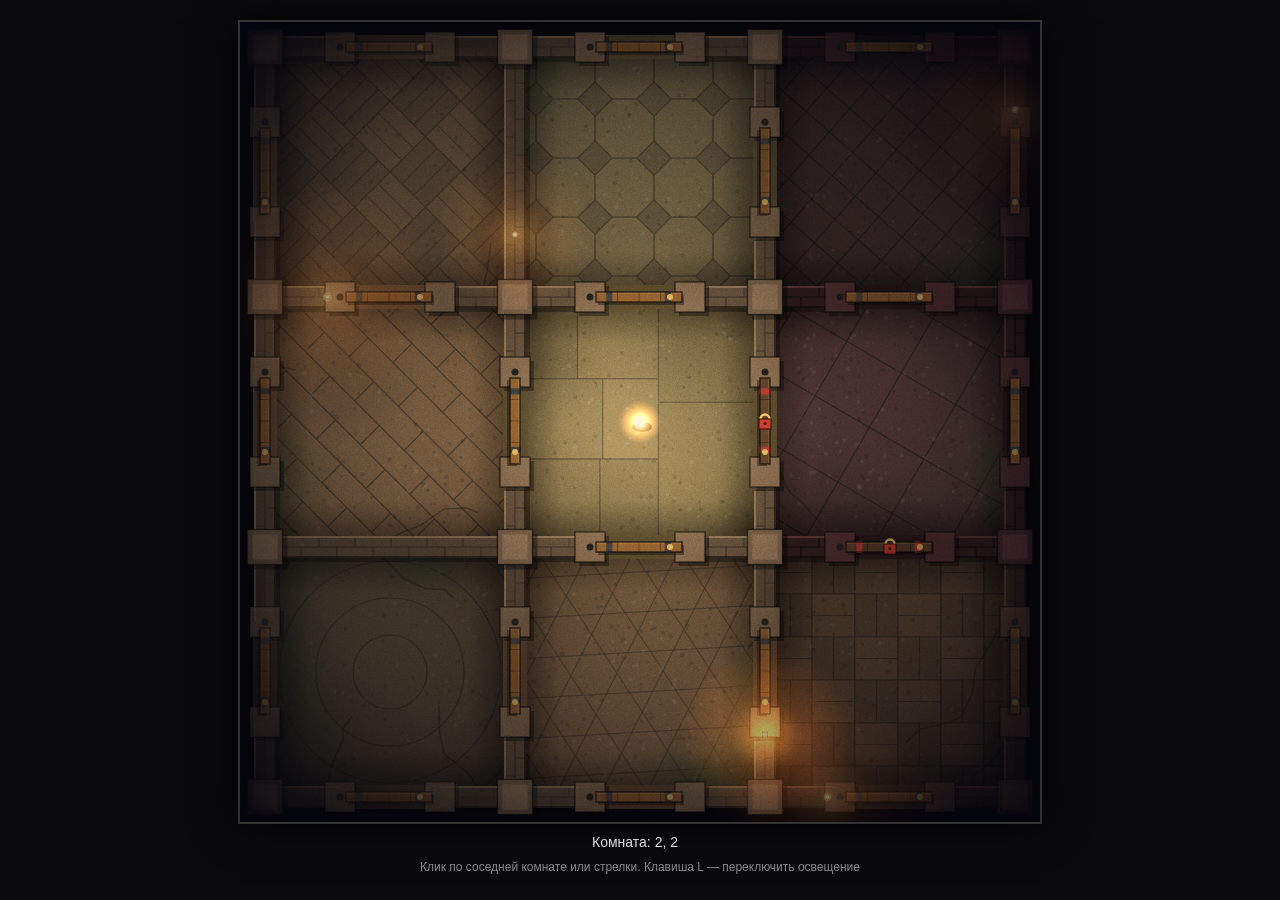
<file: index1.html>
<!DOCTYPE html>
<html lang="ru">
<head>
<meta charset="UTF-8">
<title>Лабиринт комнат — дизайн v3</title>
<style>
  body{margin:0;background:#0b0b0e;color:#ddd;font-family:sans-serif;display:flex;flex-direction:column;align-items:center;padding:20px}
  #game{background:#000;border:2px solid #333;cursor:pointer;box-shadow:0 0 40px #000}
  #info{margin-top:10px;font-size:14px;text-align:center;min-height:20px}
  #msg{color:#ff8;margin-left:10px}
  #hint{margin-top:6px;font-size:12px;color:#888}
</style>
</head>
<body>

<canvas id="game" width="800" height="800"></canvas>
<div id="info">Комната: <span id="pos">2, 2</span><span id="msg"></span></div>
<div id="hint">Клик по соседней комнате или стрелки. Клавиша L — переключить освещение</div>

<script>
// ############################################################################
// #  БЛОК A. БАЗА: константы, карта, игрок, canvas.  (механика — не трогаем)  #
// ############################################################################
const CANVAS_SIZE = 800;
const ROOM_SIZE   = 250;
const MAP_W = 15, MAP_H = 15;
const T_OPEN = 0.6, T_MOVE = 1.0, T_CLOSE = 0.6;
const DOOR_WIDTH = 100;

const DIR = {
  N:{dx:0,dy:-1,opp:'S'}, S:{dx:0,dy:1,opp:'N'},
  E:{dx:1,dy:0,opp:'W'},  W:{dx:-1,dy:0,opp:'E'},
};
const SWING_BY_DIR = {N:+1,S:-1,E:+1,W:-1};

function mulberry32(seed){
  return function(){
    seed|=0; seed=seed+0x6D2B79F5|0;
    let t=Math.imul(seed^seed>>>15,1|seed);
    t=t+Math.imul(t^t>>>7,61|t)^t;
    return((t^t>>>14)>>>0)/4294967296;
  };
}
function roomSeed(x,y){return((x*374761393+y*668265263+7)^0x5bd1e995)|0;}

function buildMap(w,h){
  const rooms=[];
  for(let y=0;y<h;y++){const row=[];for(let x=0;x<w;x++){
    row.push({
      N:y>0?'closed':'wall', S:y<h-1?'closed':'wall',
      E:x<w-1?'closed':'wall', W:x>0?'closed':'wall',
    });
  }rooms.push(row);}
  return{w,h,rooms};
}
const MAP=buildMap(MAP_W,MAP_H);
function inBounds(x,y){return x>=0&&y>=0&&x<MAP.w&&y<MAP.h;}

// --- ТОЛЬКО ДЛЯ ДЕМО: пара запертых дверей и глухих стен, чтобы увидеть, как они выглядят.
//     В вашей игре этого блока нет — удалите.
function setDoor(x,y,dir,type){
  MAP.rooms[y][x][dir]=type;
  const nx=x+DIR[dir].dx,ny=y+DIR[dir].dy;
  if(inBounds(nx,ny))MAP.rooms[ny][nx][DIR[dir].opp]=type;
}
setDoor(2,2,'E','locked'); setDoor(1,2,'S','wall'); setDoor(2,1,'W','wall'); setDoor(3,3,'N','locked');
// --- конец демо-блока

function doorKey(x,y,dir){
  const nx=x+DIR[dir].dx, ny=y+DIR[dir].dy;
  if(y<ny||(y===ny&&x<nx))return`${x},${y},${dir}`;
  return`${nx},${ny},${DIR[dir].opp}`;
}

const player={x:2,y:2};
const visual={offsetX:0,offsetY:0};
let transition=null;

const canvas=document.getElementById('game');
const ctx=canvas.getContext('2d');
const posEl=document.getElementById('pos');
const msgEl=document.getElementById('msg');

function easeInOut(t){return t<0.5?2*t*t:1-Math.pow(-2*t+2,2)/2;}


// ############################################################################
// #                                                                          #
// #                         ДИЗАЙН — НАЧАЛО                                  #
// #                                                                          #
// #  Этот блок целиком переносится в вашу игру.                              #
// #  Вставлять: ПОСЛЕ  const ctx = canvas.getContext('2d');                  #
// #             ПЕРЕД  разделом «ПЕРЕХОДЫ» (startTransition и далее).        #
// #                                                                          #
// #  Из старого кода при этом УДАЛИТЬ (они заменяются):                      #
// #    roomColor, patternCache, getRoomPattern, line, drawParallels, drawHex, #
// #    render, drawRoomFloor, drawWalls, sideSegment, openingPoints,          #
// #    collectDoors, drawDoorLeaf, strokeLine, drawFog,                       #
// #    константы DOOR_COLOR, DOOR_LOCKED_COLOR, WALL_COLOR (если есть).       #
// #                                                                          #
// #  Блок ОЖИДАЕТ, что выше уже объявлены:                                   #
// #    CANVAS_SIZE, ROOM_SIZE, DOOR_WIDTH, DIR, MAP, player, visual,          #
// #    transition, ctx, mulberry32, roomSeed, doorKey, inBounds.             #
// #                                                                          #
// #  Блок ДАЁТ наружу: render(now), facing, roomScreenPos(rx,ry), LIGHT.     #
// #                                                                          #
// ############################################################################

// ============================================================
// B1. НАСТРОЙКИ — всё, что имеет смысл крутить руками
// ============================================================
const S = ROOM_SIZE;            // короткое имя размера комнаты (используется везде ниже)
const WALL_T = 22;              // толщина стены, px
const PILLAR = WALL_T * 1.6;    // размер угловой колонны
const CENTER_R = 80;            // радиус «сцены» в центре комнаты: декор сюда не кладётся (место для предметов)
const FLOOR_CACHE_MAX = 64;     // сколько готовых полов держим в памяти (LRU); при 1500 комнатах все хранить нельзя
const ZONE = 3;                 // зона ZONE×ZONE комнат имеет общую палитру
const PAT_M = S * 0.5;          // запас за границами комнаты для повёрнутых узоров
const DECOR = {
  rug:   0.12,                  // вероятность ковра в комнате (0 = ковров нет)
  props: 2.6,                   // среднее число мелкого декора: лужи, щебень, решётки, кости (0 = выкл.)
};

// --- ПЕРСОНАЖ: оставьте раскомментированной ОДНУ строку ---
//const PLAYER_STYLE = 'figure';  // 1) путник в плаще с факелом
 const PLAYER_STYLE = 'orb';  // 2) светящийся шар («игрок — это свет»)
// const PLAYER_STYLE = 'dot';  // 3) простой кружок с указателем направления (прежний вариант)
const PLAYER_SCALE = 1.25;      // масштаб фигурки
let facing = 'S';               // куда смотрит игрок; обновляется из transition.dir

// --- ОСВЕЩЕНИЕ: три пресета, клавиша L переключает их по кругу ---
//  alpha:  прозрачность [текущая, соседняя, диагональная] комната (1 = ярко, 0 = чёрное)
//  inner:  радиус полностью светлого круга вокруг игрока, в долях ROOM_SIZE (0.5 = до стен текущей комнаты)
//  mid:    где (0..1) между inner и краем экрана стоит средняя точка тумана; midA — его плотность там
//  outerA: плотность тумана на краю экрана (1 = абсолютно чёрный)
//  playerA: яркость тёплого света от игрока
//  torchNeighbor: множитель яркости факелов в НЕ текущих комнатах (0.25 = соседняя комната почти не подсвечена)
const LIGHT_PRESETS = {
  soft:  { alpha:[1,0.85,0.65], inner:0.45, mid:0.55, midA:0.35, outerA:0.93, playerA:0.14, torchNeighbor:1    },
  moody: { alpha:[1,0.70,0.45], inner:0.32, mid:0.50, midA:0.55, outerA:0.98, playerA:0.20, torchNeighbor:0.5  },
  dark:  { alpha:[1,0.55,0.25], inner:0.25, mid:0.45, midA:0.70, outerA:1.00, playerA:0.26, torchNeighbor:0.25 },
};
let lightName = 'soft';         // <-- стартовый режим. Когда выберете — впишите сюда
let LIGHT = LIGHT_PRESETS[lightName];
function cycleLight(){
  const names=Object.keys(LIGHT_PRESETS);
  lightName=names[(names.indexOf(lightName)+1)%names.length];
  LIGHT=LIGHT_PRESETS[lightName];
  if(typeof flashMessage==='function')flashMessage('Свет: '+lightName);
}
document.addEventListener('keydown',e=>{if(e.key==='l'||e.key==='L'||e.key==='д'||e.key==='Д')cycleLight();});

// ============================================================
// B2. МЕЛКИЕ УТИЛИТЫ
// ============================================================
function hsl(h,s,l,a=1){return`hsla(${h},${s}%,${l}%,${a})`;}
function line(c,x1,y1,x2,y2){c.beginPath();c.moveTo(x1,y1);c.lineTo(x2,y2);c.stroke();}
// tone(P, d) — цвет пола комнаты, сдвинутый по яркости на d (P — «паспорт» комнаты, см. buildFloor)
function tone(P,d,a=1){return hsl(P.fh,P.fs,Math.max(4,Math.min(92,P.fl+d)),a);}
// Экранные координаты центра комнаты (rx,ry). Пригодится для монстров и предметов.
function roomScreenPos(rx,ry){
  return{x:CANVAS_SIZE/2+(rx-player.x)*S-visual.offsetX, y:CANVAS_SIZE/2+(ry-player.y)*S-visual.offsetY};
}

// ============================================================
// B3. ПАЛИТРЫ (ТЕМЫ)
//   Каждая тема: floor=[hue, sat, light] пола, wall=[hue, sat, light] стен.
//   Зона ZONE×ZONE комнат берёт одну тему; внутри зоны пол чуть варьируется.
// ============================================================
const THEMES=[
  {floor:[215,8,36], wall:[215,10,26]},  // серый камень
  {floor:[100,16,30],wall:[105,14,22]},  // мох / сырость
  {floor:[35,32,42], wall:[30,26,30]},   // песчаник
  {floor:[222,22,32],wall:[225,22,22]},  // холодный склеп
  {floor:[12,28,28], wall:[10,22,18]},   // тёмный кирпич
  {floor:[250,10,20],wall:[250,12,14]},  // базальт
  {floor:[40,10,56], wall:[40,8,40]},    // светлый мрамор
  {floor:[22,40,32], wall:[20,30,22]},   // ржавый / медный
  {floor:[150,14,26],wall:[150,12,18]},  // болото
  {floor:[0,22,24],  wall:[0,26,16]},    // вулканический камень
  {floor:[200,30,48],wall:[205,25,34]},  // лёд
  {floor:[60,20,38], wall:[55,18,26]},   // охра
];
const RUG_HUES=[0,14,28,345,215,265,40]; // оттенки ковров (приглушённые красные/синие/золотые)
const themeCache=new Map();
function roomTheme(x,y){
  const key=x+','+y; if(themeCache.has(key))return themeCache.get(key);
  const zx=Math.floor(x/ZONE), zy=Math.floor(y/ZONE);
  const zr=mulberry32(roomSeed(zx*31+7,zy*17+3));      // случайность зоны
  const base=THEMES[Math.floor(zr()*THEMES.length)];
  const rr=mulberry32(roomSeed(x,y)^0x1234567);        // случайность комнаты
  const j=(a,d)=>a+(rr()-0.5)*2*d;                     // джиттер ±d
  const t={
    floor:[(j(base.floor[0],6)+360)%360, Math.max(0,j(base.floor[1],4)), base.floor[2]],
    wall:base.wall,                                    // стены НЕ джиттерим — общая стена двух комнат одного цвета
    floorL:j(base.floor[2],5),
    rugHue:RUG_HUES[Math.floor(rr()*RUG_HUES.length)],
  };
  themeCache.set(key,t); return t;
}

// ============================================================
// B4. ПОЛ КОМНАТЫ
//   getRoomFloor(rx,ry) -> offscreen-canvas 400×400 (с LRU-кэшем).
//   buildFloor рисует: заливку → узор → износ → крапинки → трещины → декор → виньетку.
//   Всё детерминировано seed'ом комнаты: при возвращении комната выглядит так же.
// ============================================================
const floorCache=new Map();
function getRoomFloor(rx,ry){
  const key=rx+','+ry;
  if(floorCache.has(key)){const v=floorCache.get(key);floorCache.delete(key);floorCache.set(key,v);return v;} // «освежить» в LRU
  const off=buildFloor(rx,ry);
  floorCache.set(key,off);
  if(floorCache.size>FLOOR_CACHE_MAX)floorCache.delete(floorCache.keys().next().value); // выкинуть самый старый
  return off;
}
function buildFloor(rx,ry){
  const off=document.createElement('canvas'); off.width=off.height=S;
  const c=off.getContext('2d');
  const th=roomTheme(rx,ry);
  const rng=mulberry32(roomSeed(rx,ry)); const r=()=>rng();
  // «паспорт» комнаты, который передаём во все рисовалки
  const P={c,r,th,fh:th.floor[0],fs:th.floor[1],fl:th.floorL};

  // 1) базовая заливка
  c.fillStyle=tone(P,0); c.fillRect(0,0,S,S);

  // 2) узор (один из PATTERNS), возможно повёрнутый
  const pat=PATTERNS[Math.floor(r()*PATTERNS.length)];
  c.save();
  if(pat.rot){
    const m=r(), a=m<0.5?0:m<0.7?Math.PI/4:m<0.85?Math.PI/2:(r()-0.5)*0.5;
    c.translate(S/2,S/2); c.rotate(a); c.translate(-S/2,-S/2);
  }
  c.strokeStyle=tone(P,-22,0.6); c.lineWidth=1.2; c.lineJoin='round'; // цвет «швов»
  pat.draw(P);
  c.restore();

  // 3) износ: затёртости, мох у стен, перекос освещения
  addWear(P);

  // 4) крапинки
  const n=180+Math.floor(r()*300);
  for(let i=0;i<n;i++){
    c.fillStyle=r()<0.55?'rgba(0,0,0,0.16)':'rgba(255,255,255,0.09)';
    c.beginPath(); c.arc(r()*S,r()*S,0.6+r()*1.8,0,Math.PI*2); c.fill();
  }
  // 5) трещины (начинаются вне центра)
  const cracks=Math.floor(r()*3.5);
  for(let i=0;i<cracks;i++)drawCrack(P);

  // 6) декор: ковры, лужи, щебень, решётки, кости — всё вне CENTER_R
  addDecor(P);

  // 7) виньетка: светлее в центре, темнее у стен
  const g=c.createRadialGradient(S/2,S/2,30,S/2,S/2,S*0.72);
  g.addColorStop(0,'rgba(255,235,190,0.10)'); g.addColorStop(1,'rgba(0,0,0,0.22)');
  c.fillStyle=g; c.fillRect(0,0,S,S);
  edgeShadow(c);
  return off;
}

// ---------- B4a. УЗОРЫ ПОЛА ----------
// Каждый элемент: {rot: можно ли поворачивать, draw(P)}. Рисует на P.c, случайность берёт из P.r().
function drawParallels(c,angle,step){
  const cos=Math.cos(angle),sin=Math.sin(angle),nx=-sin,ny=cos,len=S*1.5;
  for(let d=-S*1.2;d<S*1.2;d+=step){const px=S/2+nx*d,py=S/2+ny*d;line(c,px-cos*len,py-sin*len,px+cos*len,py+sin*len);}
}
function hexPath(c,cx,cy,r){
  c.beginPath();
  for(let i=0;i<6;i++){const a=i/6*Math.PI*2,x=cx+Math.cos(a)*r,y=cy+Math.sin(a)*r;i?c.lineTo(x,y):c.moveTo(x,y);}
  c.closePath();
}
const PATTERNS=[
  {rot:true,draw:P=>{ // 0. плитка: ровная / шахматка / разнотон
    const{c,r}=P,st=26+Math.floor(r()*44),mode=Math.floor(r()*3);
    for(let x=-PAT_M;x<S+PAT_M;x+=st)for(let y=-PAT_M;y<S+PAT_M;y+=st){
      const i=Math.round(x/st),k=Math.round(y/st);
      const d=mode===1?(((i+k)&1)?-4:3):mode===2?(r()-0.5)*9:0;
      if(d){c.fillStyle=tone(P,d);c.fillRect(x,y,st,st);}
      c.strokeRect(x,y,st,st);
    }}},
  {rot:false,draw:P=>drawParallels(P.c,0.3+P.r(),26+Math.floor(P.r()*40))},                                   // 1. диагонали
  {rot:false,draw:P=>{const a=0.3+P.r()*0.6,st=26+Math.floor(P.r()*40);drawParallels(P.c,a,st);drawParallels(P.c,a+Math.PI/2,st);}}, // 2. диаг. сетка
  {rot:false,draw:P=>{const st=30+Math.floor(P.r()*30),a=P.r()*Math.PI;for(let i=0;i<3;i++)drawParallels(P.c,a+i*Math.PI/3,st);}},   // 3. треугольники
  {rot:false,draw:P=>{const a=0.4+P.r()*0.4;drawParallels(P.c,a,30+Math.floor(P.r()*30));drawParallels(P.c,-a,30+Math.floor(P.r()*30));}}, // 4. ромбы
  {rot:true,draw:P=>{ // 5. кирпич
    const{c,r}=P,bh=16+Math.floor(r()*22),bw=bh*2+Math.floor(r()*30),mottled=r()<0.6;
    for(let row=Math.floor(-PAT_M/bh);row*bh<S+PAT_M;row++){const y=row*bh,off=(row&1)*bw/2;
      for(let x=-PAT_M+off-bw;x<S+PAT_M;x+=bw){if(mottled){c.fillStyle=tone(P,(r()-0.5)*10);c.fillRect(x,y,bw,bh);}c.strokeRect(x,y,bw,bh);}}}},
  {rot:false,draw:P=>{ // 6. концентрические круги (+иногда лучи; центр чистый)
    const{c,r}=P,rs=22+Math.floor(r()*30),rays=r()<0.4?Math.floor(8+r()*16):0;
    for(let rad=rs;rad<S*0.75;rad+=rs){c.beginPath();c.arc(S/2,S/2,rad,0,Math.PI*2);c.stroke();}
    for(let i=0;i<rays;i++){const a=i/rays*Math.PI*2;line(c,S/2+Math.cos(a)*rs,S/2+Math.sin(a)*rs,S/2+Math.cos(a)*S,S/2+Math.sin(a)*S);}}},
  {rot:false,draw:P=>{ // 7. неровные плиты
    const{c,r}=P,st=40+Math.floor(r()*40),n=Math.max(4,Math.round(S/st)),cs=S/n,jt=cs*0.22,G=[];
    for(let i=0;i<=n;i++){G.push([]);for(let k=0;k<=n;k++){const e=(i===0||i===n||k===0||k===n);
      G[i].push([i*cs+(e?0:(r()-0.5)*2*jt),k*cs+(e?0:(r()-0.5)*2*jt)]);}}
    for(let i=0;i<n;i++)for(let k=0;k<n;k++){
      c.fillStyle=tone(P,(r()-0.5)*8);c.beginPath();
      for(const[a,b]of[[i,k],[i+1,k],[i+1,k+1],[i,k+1]]){const p=G[a][b];(a===i&&b===k)?c.moveTo(p[0],p[1]):c.lineTo(p[0],p[1]);}
      c.closePath();c.fill();c.stroke();}}},
  {rot:false,draw:P=>{ // 8. соты
    const{c,r}=P,R=15+Math.floor(r()*17),w=1.5*R,h=Math.sqrt(3)*R,mode=r()<0.5;
    for(let col=-1;col*w<S+w;col++)for(let row=-1;row*h<S+h;row++){
      hexPath(c,col*w,row*h+((col&1)?h/2:0),R);
      if(mode){c.fillStyle=tone(P,(r()-0.5)*9);c.fill();}c.stroke();}}},
  {rot:false,draw:P=>{ // 9. волны
    const{c,r}=P,amp=5+r()*12,fr=0.01+r()*0.03,ph=r()*6.28,ws=25+Math.floor(r()*35);
    for(let y=ws;y<S;y+=ws){c.beginPath();for(let x=0;x<=S;x+=4){const wy=y+Math.sin(x*fr+ph)*amp;x?c.lineTo(x,wy):c.moveTo(x,wy);}c.stroke();}}},
  {rot:true,draw:P=>{ // 10. чешуя
    const{c,r}=P,tw=30+Math.floor(r()*26),tH=tw*0.8;
    for(let row=Math.floor(-PAT_M/tH);row*tH<S+PAT_M;row++){const off=(row&1)*(tw/2);
      for(let x=-PAT_M-tw;x<S+PAT_M;x+=tw){c.beginPath();c.arc(x+off+tw/2,row*tH+tH,tw/2,Math.PI,Math.PI*2);c.stroke();}}}},
  {rot:true,draw:P=>{ // 11. доски
    const{c,r}=P,bw=20+Math.floor(r()*18);
    for(let y=-PAT_M;y<S+PAT_M;y+=bw){let x=-PAT_M-r()*200;
      while(x<S+PAT_M){const len=110+r()*160;
        c.fillStyle=tone(P,(r()-0.5)*8);c.fillRect(x,y,len,bw);c.strokeRect(x,y,len,bw);
        c.save();c.strokeStyle=tone(P,-10,0.35);c.lineWidth=1;const n=1+Math.floor(r()*3);
        for(let g=1;g<=n;g++){const gy=y+bw*g/(n+1)+(r()-0.5)*3;line(c,x+4,gy,x+len-4,gy+(r()-0.5)*4);}
        c.restore();x+=len;}}}},
  {rot:false,draw:P=>{ // 12. булыжник
    const{c,r}=P,st=18+Math.floor(r()*18);
    c.fillStyle=tone(P,-12);c.fillRect(0,0,S,S);
    for(let x=-st;x<S+st;x+=st)for(let y=-st;y<S+st;y+=st){
      const cx=x+st/2+(r()-0.5)*st*0.4,cy=y+st/2+(r()-0.5)*st*0.4,rx=st*(0.36+r()*0.14),ry=st*(0.36+r()*0.14),a=r()*Math.PI;
      c.fillStyle=tone(P,(r()-0.5)*12+2);c.beginPath();c.ellipse(cx,cy,rx,ry,a,0,Math.PI*2);c.fill();c.stroke();
      c.fillStyle='rgba(255,255,255,0.07)';c.beginPath();c.ellipse(cx-rx*0.25,cy-ry*0.25,rx*0.4,ry*0.3,a,0,Math.PI*2);c.fill();}}},
  {rot:true,draw:P=>{ // 13. плетёнка
    const{c,r}=P,b=36+Math.floor(r()*28),n=2+Math.floor(r()*2);
    for(let x=-PAT_M;x<S+PAT_M;x+=b)for(let y=-PAT_M;y<S+PAT_M;y+=b){
      const i=Math.round(x/b),k=Math.round(y/b),h=((i+k)&1)===0;
      c.fillStyle=tone(P,h?2:-3);c.fillRect(x,y,b,b);c.strokeRect(x,y,b,b);
      for(let s=1;s<n;s++){h?line(c,x,y+b*s/n,x+b,y+b*s/n):line(c,x+b*s/n,y,x+b*s/n,y+b);}}}},
  {rot:false,draw:P=>{ // 14. ёлочка (паркет под 45°)
    const{c,r}=P,w=14+Math.floor(r()*12);
    c.save();c.translate(S/2,S/2);c.rotate(Math.PI/4+(r()<0.5?0:Math.PI/2));c.translate(-S/2,-S/2);
    const n0=Math.floor(-PAT_M/w),n1=Math.ceil((S+PAT_M)/w);
    for(let i=n0;i<n1;i++)for(let k=n0;k<n1;k++){
      const res=((i-k)%4+4)%4;if(res!==0&&res!==2)continue;
      c.fillStyle=tone(P,(r()-0.5)*9);
      if(res===0){c.fillRect(i*w,k*w,2*w,w);c.strokeRect(i*w,k*w,2*w,w);}
      else{c.fillRect(i*w,(k-1)*w,w,2*w);c.strokeRect(i*w,(k-1)*w,w,2*w);}}
    c.restore();}},
  {rot:true,draw:P=>{ // 15. октагоны с квадратиками
    const{c,r}=P,st=40+Math.floor(r()*36),ct=st*0.29;
    for(let x=-PAT_M;x<S+PAT_M;x+=st)for(let y=-PAT_M;y<S+PAT_M;y+=st){
      c.beginPath();c.moveTo(x+ct,y);c.lineTo(x+st-ct,y);c.lineTo(x+st,y+ct);c.lineTo(x+st,y+st-ct);
      c.lineTo(x+st-ct,y+st);c.lineTo(x+ct,y+st);c.lineTo(x,y+st-ct);c.lineTo(x,y+ct);c.closePath();c.stroke();
      c.fillStyle=tone(P,-7);c.beginPath();c.moveTo(x,y-ct);c.lineTo(x+ct,y);c.lineTo(x,y+ct);c.lineTo(x-ct,y);c.closePath();c.fill();c.stroke();}}},
  {rot:false,draw:P=>{ // 16. крупные плиты (рекурсивное деление)
    const{c,r}=P,min=50+r()*40;
    const split=(x,y,w,h,d)=>{
      if(d>5||(w<min*2&&h<min*2)||(d>1&&r()<0.25)){c.fillStyle=tone(P,(r()-0.5)*7);c.fillRect(x,y,w,h);c.strokeRect(x,y,w,h);return;}
      const t=0.35+r()*0.3;
      if(w>=h){split(x,y,w*t,h,d+1);split(x+w*t,y,w*(1-t),h,d+1);}else{split(x,y,w,h*t,d+1);split(x,y+h*t,w,h*(1-t),d+1);}
    };
    split(0,0,S,S,0);}},
  {rot:false,draw:P=>{ // 17. мозаика (иногда с кольцом-медальоном)
    const{c,r}=P,st=9+Math.floor(r()*6),ring=r()<0.5;
    c.fillStyle=tone(P,-14);c.fillRect(0,0,S,S);
    for(let x=0;x<S;x+=st)for(let y=0;y<S;y+=st){
      const dist=Math.hypot(x+st/2-S/2,y+st/2-S/2),onRing=ring&&Math.abs(dist-150)<st*0.7;
      c.fillStyle=onRing?hsl(P.th.rugHue,35,40+(r()-0.5)*10):tone(P,(r()-0.5)*12);
      c.fillRect(x+1,y+1,st-2,st-2);}}},
];

// ---------- B4b. ИЗНОС, ТРЕЩИНЫ, ТЕНЬ У СТЕН ----------
function addWear(P){
  const{c,r}=P;
  const n=Math.floor(r()*4);                                    // затёртые пятна
  for(let i=0;i<n;i++){const x=r()*S,y=r()*S,rad=40+r()*100;
    const g=c.createRadialGradient(x,y,0,x,y,rad);g.addColorStop(0,'rgba(0,0,0,0.2)');g.addColorStop(1,'rgba(0,0,0,0)');
    c.fillStyle=g;c.fillRect(x-rad,y-rad,rad*2,rad*2);}
  if(r()<0.35){const m=1+Math.floor(r()*4);                      // мох/сырость у стен
    for(let i=0;i<m;i++){const side=Math.floor(r()*4),t=r()*S,rad=40+r()*70;
      const x=side<2?t:(side===2?0:S),y=side===0?0:(side===1?S:t),h=95+r()*30;
      const g=c.createRadialGradient(x,y,0,x,y,rad);g.addColorStop(0,hsl(h,35,28,0.45));g.addColorStop(1,hsl(h,35,28,0));
      c.fillStyle=g;c.fillRect(x-rad,y-rad,rad*2,rad*2);}}
  if(r()<0.5){const a=r()*Math.PI*2,gx=Math.cos(a)*S/2,gy=Math.sin(a)*S/2; // одна сторона чуть темнее
    const g=c.createLinearGradient(S/2-gx,S/2-gy,S/2+gx,S/2+gy);g.addColorStop(0,'rgba(0,0,0,0)');g.addColorStop(1,'rgba(0,0,0,0.18)');
    c.fillStyle=g;c.fillRect(0,0,S,S);}
}
function drawCrack(P){
  const{c,r}=P;let x,y;
  do{x=r()*S;y=r()*S;}while(Math.hypot(x-S/2,y-S/2)<CENTER_R+20);  // не начинать в центре
  let a=r()*Math.PI*2;
  c.save();c.strokeStyle='rgba(0,0,0,0.35)';c.lineWidth=1.5;c.lineCap='round';
  c.beginPath();c.moveTo(x,y);
  const n=4+Math.floor(r()*6);
  for(let i=0;i<n;i++){a+=(r()-0.5)*1.4;const l=8+r()*22;x+=Math.cos(a)*l;y+=Math.sin(a)*l;c.lineTo(x,y);}
  c.stroke();c.restore();
}
function edgeShadow(c){ // тёмная полоса вдоль всех четырёх стен
  const d=46;
  for(const[x1,y1,x2,y2]of[[0,0,0,d],[0,S,0,S-d],[0,0,d,0],[S,0,S-d,0]]){
    const g=c.createLinearGradient(x1,y1,x2,y2);g.addColorStop(0,'rgba(0,0,0,0.45)');g.addColorStop(1,'rgba(0,0,0,0)');
    c.fillStyle=g;c.fillRect(0,0,S,S);}
}

// ---------- B4c. ДЕКОР (всегда вне центральной зоны CENTER_R) ----------
// pickSpot — найти место для прямоугольника w×h, не задевающее центр; null, если не нашлось
function pickSpot(r,w,h,tries=12){
  for(let i=0;i<tries;i++){
    const x=30+r()*(S-60-w),y=30+r()*(S-60-h);
    const cx=Math.max(x,Math.min(S/2,x+w)),cy=Math.max(y,Math.min(S/2,y+h));
    if(Math.hypot(cx-S/2,cy-S/2)>CENTER_R)return{x,y};
  }
  return null;
}
function addDecor(P){
  const{r}=P;
  if(r()<DECOR.rug)drawRug(P);
  const n=Math.floor(r()*DECOR.props);
  for(let i=0;i<n;i++){const k=r();
    if(k<0.3)drawPuddle(P);else if(k<0.6)drawRubble(P);else if(k<0.8)drawGrate(P);else drawBones(P);}
}
function drawRug(P){
  const{c,r,th}=P;let x,y,w,h,horiz;
  const kind=Math.floor(r()*3),INSET=52,FR=8;   // INSET — отступ от стены (вне полосы тени), FR — длина бахромы
  if(kind===0){ // дорожка вдоль стены
    horiz=r()<0.5;
    const maxLen=S-2*(INSET+FR);
    const len=Math.min(160+r()*120,maxLen),wid=48+r()*18;
    const start=INSET+FR+r()*(maxLen-len);
    if(horiz){w=len;h=wid;x=start;y=r()<0.5?INSET:S-INSET-h;}
    else{w=wid;h=len;y=start;x=r()<0.5?INSET:S-INSET-w;}
  }else if(kind===1){ // коврик у двери
    const side=Math.floor(r()*4),len=90,wid=46;horiz=side<2;
    if(side===0){w=len;h=wid;x=(S-w)/2;y=WALL_T/2+6;}
    else if(side===1){w=len;h=wid;x=(S-w)/2;y=S-WALL_T/2-6-h;}
    else if(side===2){w=wid;h=len;y=(S-h)/2;x=WALL_T/2+6;}
    else{w=wid;h=len;y=(S-h)/2;x=S-WALL_T/2-6-w;}
  }else{ // угловой
    const sz=60+r()*40;w=sz;h=sz*(0.7+r()*0.4);horiz=w>=h;
    x=r()<0.5?INSET:S-INSET-w;y=r()<0.5?INSET:S-INSET-h;
  }
  const hue=th.rugHue,base=hsl(hue,42,30),light=hsl(hue,50,55),dark=hsl(hue,45,18);
  c.save();
  c.fillStyle='rgba(0,0,0,0.3)';c.fillRect(x+3,y+4,w,h);                 // тень
  c.fillStyle=base;c.fillRect(x,y,w,h);                                   // полотно
  c.strokeStyle=light;c.lineWidth=3;c.strokeRect(x+6,y+6,w-12,h-12);      // кайма
  c.strokeStyle=dark;c.lineWidth=1.5;c.strokeRect(x+11,y+11,w-22,h-22);
  const ix=x+16,iy=y+16,iw=w-32,ih=h-32;                                  // орнамент внутри
  c.save();c.beginPath();c.rect(ix,iy,iw,ih);c.clip();
  const orn=Math.floor(r()*3);
  if(orn===0){const d=Math.min(iw,ih)*0.5;
    for(let px=ix;px<ix+iw+d;px+=d)for(let py=iy;py<iy+ih+d;py+=d){
      c.fillStyle=light;c.beginPath();c.moveTo(px,py-d/2);c.lineTo(px+d/2,py);c.lineTo(px,py+d/2);c.lineTo(px-d/2,py);c.closePath();c.fill();
      c.fillStyle=dark;c.beginPath();c.moveTo(px,py-d/5);c.lineTo(px+d/5,py);c.lineTo(px,py+d/5);c.lineTo(px-d/5,py);c.closePath();c.fill();}
  }else if(orn===1){c.fillStyle=light;const st=12;
    if(horiz)for(let px=ix;px<ix+iw;px+=st*2)c.fillRect(px,iy,st,ih);else for(let py=iy;py<iy+ih;py+=st*2)c.fillRect(ix,py,iw,st);
  }else{c.fillStyle=light;for(let px=ix+8;px<ix+iw;px+=16)for(let py=iy+8;py<iy+ih;py+=16){c.fillRect(px-1,py-4,2,8);c.fillRect(px-4,py-1,8,2);}}
  c.restore();
  c.strokeStyle=light;c.lineWidth=1.5;                                    // бахрома
  if(horiz){for(let py=y+4;py<y+h-2;py+=5){line(c,x,py,x-FR,py);line(c,x+w,py,x+w+FR,py);}}
  else{for(let px=x+4;px<x+w-2;px+=5){line(c,px,y,px,y-FR);line(c,px,y+h,px,y+h+FR);}}
  c.restore();
}
function drawPuddle(P){
  const{c,r}=P,w=50+r()*70,h=w*(0.5+r()*0.4),s=pickSpot(r,w,h);if(!s)return;
  const cx=s.x+w/2,cy=s.y+h/2;c.save();
  c.fillStyle='rgba(15,30,50,0.35)';c.strokeStyle='rgba(0,0,0,0.25)';c.lineWidth=1.5;
  c.beginPath();c.ellipse(cx,cy,w/2,h/2,(r()-0.5)*0.6,0,Math.PI*2);c.fill();c.stroke();
  c.fillStyle='rgba(255,255,255,0.10)';c.beginPath();c.ellipse(cx-w*0.15,cy-h*0.15,w*0.22,h*0.14,0,0,Math.PI*2);c.fill();
  c.restore();
}
function drawRubble(P){
  const{c,r}=P,s=pickSpot(r,70,70);if(!s)return;const n=5+Math.floor(r()*8);
  c.save();c.strokeStyle='rgba(0,0,0,0.4)';c.lineWidth=1;
  for(let i=0;i<n;i++){const x=s.x+r()*70,y=s.y+r()*70,rad=2+r()*5;
    c.fillStyle=tone(P,r()>0.5?8:-10);c.beginPath();
    for(let k=0;k<6;k++){const a=k/6*Math.PI*2,rr=rad*(0.7+r()*0.5);k?c.lineTo(x+Math.cos(a)*rr,y+Math.sin(a)*rr):c.moveTo(x+Math.cos(a)*rr,y+Math.sin(a)*rr);}
    c.closePath();c.fill();c.stroke();}
  c.restore();
}
function drawGrate(P){
  const{c,r}=P,d=36+r()*20,s=pickSpot(r,d,d);if(!s)return;const cx=s.x+d/2,cy=s.y+d/2;
  c.save();
  c.fillStyle='#0c0c0e';c.beginPath();c.arc(cx,cy,d/2,0,Math.PI*2);c.fill();
  c.strokeStyle='#3a3a3f';c.lineWidth=2;c.stroke();
  c.clip();c.lineWidth=3;
  for(let x=-d/2+5;x<d/2;x+=7)line(c,cx+x,cy-d/2,cx+x,cy+d/2);
  c.restore();
}
function drawBones(P){
  const{c,r}=P,s=pickSpot(r,60,60);if(!s)return;const n=2+Math.floor(r()*3);
  c.save();c.lineCap='round';
  for(let i=0;i<n;i++){const x=s.x+10+r()*40,y=s.y+10+r()*40,a=r()*Math.PI,l=12+r()*16,dx=Math.cos(a)*l/2,dy=Math.sin(a)*l/2;
    c.strokeStyle='rgba(0,0,0,0.35)';c.lineWidth=5;line(c,x-dx+1,y-dy+2,x+dx+1,y+dy+2);
    c.strokeStyle='#d9d2bd';c.lineWidth=3;line(c,x-dx,y-dy,x+dx,y+dy);
    c.fillStyle='#d9d2bd';for(const[ex,ey]of[[x-dx,y-dy],[x+dx,y+dy]]){c.beginPath();c.arc(ex,ey,2.5,0,Math.PI*2);c.fill();}}
  c.restore();
}

// ============================================================
// B5. ГЕОМЕТРИЯ СТЕН И ДВЕРЕЙ
//   Стены и двери, общие для двух соседних комнат, собираются в Map по координатам
//   и рисуются ОДИН раз — иначе будут двойные тени и наложения.
// ============================================================
function sideSegment(x0,y0,side){ // отрезок стороны комнаты [ax,ay,bx,by]
  switch(side){
    case 'N':return[x0,y0,x0+S,y0];
    case 'S':return[x0,y0+S,x0+S,y0+S];
    case 'E':return[x0+S,y0,x0+S,y0+S];
    case 'W':return[x0,y0,x0,y0+S];
  }
}
function openingPoints(ax,ay,bx,by){ // две точки дверного проёма в середине отрезка
  const mx=(ax+bx)/2,my=(ay+by)/2,len=Math.hypot(bx-ax,by-ay),ux=(bx-ax)/len,uy=(by-ay)/len;
  return{p1x:mx-ux*DOOR_WIDTH/2,p1y:my-uy*DOOR_WIDTH/2,p2x:mx+ux*DOOR_WIDTH/2,p2y:my+uy*DOOR_WIDTH/2};
}
function addWall(map,ax,ay,bx,by,alpha,theme){
  const key=[ax,ay,bx,by].map(Math.round).join(',');
  const ex=map.get(key);
  if(!ex)map.set(key,{ax,ay,bx,by,alpha,theme});
  else if(alpha>ex.alpha){ex.alpha=alpha;ex.theme=theme;} // из двух комнат берём более светлую
}
function collectRoomGeometry(r,walls,doors,corners){
  const{rx,ry,x0,y0,alpha,theme}=r;
  for(const side of['N','S','E','W']){
    const dt=MAP.rooms[ry][rx][side];        // 'wall' | 'locked' | всё остальное считается дверью
    const[ax,ay,bx,by]=sideSegment(x0,y0,side);
    if(dt==='wall'){addWall(walls,ax,ay,bx,by,alpha,theme);continue;}
    const op=openingPoints(ax,ay,bx,by);
    addWall(walls,ax,ay,op.p1x,op.p1y,alpha,theme);   // стена слева от проёма
    addWall(walls,op.p2x,op.p2y,bx,by,alpha,theme);   // стена справа от проёма
    const key=doorKey(rx,ry,side);
    if(!doors.has(key))doors.set(key,{key,doorType:dt,alpha,theme,...op});
    else if(alpha>doors.get(key).alpha){const d=doors.get(key);d.alpha=alpha;d.theme=theme;}
  }
  for(const[x,y]of[[x0,y0],[x0+S,y0],[x0,y0+S],[x0+S,y0+S]]){ // углы → колонны
    const key=Math.round(x)+','+Math.round(y);
    const ex=corners.get(key);
    if(!ex)corners.set(key,{x,y,alpha,theme});
    else if(alpha>ex.alpha){ex.alpha=alpha;ex.theme=theme;}
  }
}

// ============================================================
// B6. РИСОВАНИЕ СТЕН, КОЛОНН, ДВЕРЕЙ
// ============================================================
function drawWallBand({ax,ay,bx,by,alpha,theme}){ // стена с толщиной, кладкой, бликом и тенью
  const horiz=Math.abs(ay-by)<0.5,half=WALL_T/2;
  const x=Math.min(ax,bx)-(horiz?0:half),y=Math.min(ay,by)-(horiz?half:0);
  const w=horiz?Math.abs(bx-ax):WALL_T,h=horiz?WALL_T:Math.abs(by-ay);
  if(w<1||h<1)return;
  const[wh,ws,wl]=theme.wall;
  ctx.save();ctx.globalAlpha=alpha;
  ctx.fillStyle='rgba(0,0,0,0.35)';ctx.fillRect(x+4,y+4,w,h);           // тень на пол
  ctx.fillStyle=hsl(wh,ws,wl);ctx.fillRect(x,y,w,h);                     // тело стены
  ctx.strokeStyle=hsl(wh,ws,Math.max(4,wl-13));ctx.lineWidth=1;           // швы кладки
  const block=36,len=horiz?w:h;
  if(horiz)line(ctx,x,y+half,x+w,y+half);else line(ctx,x+half,y,x+half,y+h);
  for(let d=block/2;d<len;d+=block/2){
    const row=Math.round(d/(block/2))%2;
    if(horiz){row?line(ctx,x+d,y,x+d,y+half):line(ctx,x+d,y+half,x+d,y+h);}
    else{row?line(ctx,x,y+d,x+half,y+d):line(ctx,x+half,y+d,x+w,y+d);}
  }
  ctx.lineWidth=2;
  ctx.strokeStyle=hsl(wh,ws,Math.min(90,wl+16),0.9);                      // блик
  if(horiz)line(ctx,x,y+1,x+w,y+1);else line(ctx,x+1,y,x+1,y+h);
  ctx.strokeStyle='rgba(0,0,0,0.55)';                                     // тёмная грань
  if(horiz)line(ctx,x,y+h-1,x+w,y+h-1);else line(ctx,x+w-1,y,x+w-1,y+h);
  ctx.restore();
}
function drawPillar({x,y,alpha,theme}){
  const p=PILLAR,hp=p/2,[wh,ws,wl]=theme.wall;
  ctx.save();ctx.globalAlpha=alpha;
  ctx.fillStyle='rgba(0,0,0,0.4)';ctx.fillRect(x-hp+5,y-hp+5,p,p);
  ctx.fillStyle=hsl(wh,ws,wl+6);ctx.fillRect(x-hp,y-hp,p,p);
  ctx.fillStyle=hsl(wh,ws,wl+14);ctx.fillRect(x-hp+5,y-hp+5,p-10,p-10);
  ctx.strokeStyle='rgba(0,0,0,0.6)';ctx.lineWidth=1.5;ctx.strokeRect(x-hp,y-hp,p,p);
  ctx.restore();
}
function drawThreshold(d){ // порог — тёмная полоска пола в проёме
  const horiz=Math.abs(d.p1y-d.p2y)<0.5,mx=(d.p1x+d.p2x)/2,my=(d.p1y+d.p2y)/2;
  const w=horiz?DOOR_WIDTH:WALL_T+2,h=horiz?WALL_T+2:DOOR_WIDTH,[fh,fs]=d.theme.floor;
  ctx.save();ctx.globalAlpha=d.alpha;
  ctx.fillStyle=hsl(fh,fs,Math.max(6,d.theme.floorL-14));ctx.fillRect(mx-w/2,my-h/2,w,h);
  ctx.restore();
}
function drawJamb(x,y,theme){ // дверной косяк
  const p=WALL_T+8,hp=p/2,[wh,ws,wl]=theme.wall;
  ctx.fillStyle='rgba(0,0,0,0.4)';ctx.fillRect(x-hp+4,y-hp+4,p,p);
  ctx.fillStyle=hsl(wh,ws,wl+10);ctx.fillRect(x-hp,y-hp,p,p);
  ctx.strokeStyle='rgba(0,0,0,0.6)';ctx.lineWidth=1.5;ctx.strokeRect(x-hp,y-hp,p,p);
}
function drawDoorLeaf(d){ // дверное полотно; угол берётся из transition (механика открывания не тронута)
  let angle=0,swing=1;
  if(transition&&transition.doorKey===d.key){angle=transition.doorAngle;swing=transition.swingDir;}
  const{p1x:px,p1y:py,p2x,p2y,theme,alpha}=d;
  const base=Math.atan2(p2y-py,p2x-px),rad=angle*Math.PI/180*swing;
  const locked=d.doorType==='locked';
  ctx.save();ctx.globalAlpha=alpha;
  drawJamb(px,py,theme);drawJamb(p2x,p2y,theme);
  if(angle>0){ // пунктирная дуга открывания
    ctx.strokeStyle='rgba(0,0,0,0.3)';ctx.lineWidth=2;ctx.setLineDash([4,6]);
    ctx.beginPath();ctx.arc(px,py,DOOR_WIDTH-14,base,base+rad,swing<0);ctx.stroke();ctx.setLineDash([]);
  }
  ctx.translate(px,py);ctx.rotate(base+rad);
  const x1=6,L=DOOR_WIDTH-14,T=10;
  ctx.fillStyle='rgba(0,0,0,0.4)';ctx.fillRect(x1+2,-T/2+3,L,T);                  // тень
  ctx.fillStyle=locked?'#5a3b25':'#8b5a2b';ctx.fillRect(x1,-T/2,L,T);            // доски
  ctx.strokeStyle='rgba(0,0,0,0.35)';ctx.lineWidth=1;
  for(let i=1;i<4;i++)line(ctx,x1+i*L/4,-T/2,x1+i*L/4,T/2);
  ctx.strokeStyle='rgba(255,220,160,0.25)';line(ctx,x1,-T/2+1,x1+L,-T/2+1);       // блик
  ctx.fillStyle=locked?'#b0332a':'#3a3a3a';                                        // оковка (красная у запертой)
  ctx.fillRect(x1+L*0.12,-T/2-1,6,T+2);ctx.fillRect(x1+L*0.8,-T/2-1,6,T+2);
  ctx.fillStyle='#d9b05a';ctx.beginPath();ctx.arc(x1+L-12,0,3,0,Math.PI*2);ctx.fill(); // ручка
  ctx.strokeStyle='rgba(0,0,0,0.7)';ctx.lineWidth=1.5;ctx.strokeRect(x1,-T/2,L,T);
  ctx.restore();
  ctx.save();ctx.globalAlpha=alpha;
  ctx.fillStyle='#1a1a1a';ctx.beginPath();ctx.arc(px,py,3.5,0,Math.PI*2);ctx.fill(); // петля
  if(locked&&angle===0)drawPadlock((px+p2x)/2,(py+p2y)/2);
  ctx.restore();
}
function drawPadlock(x,y){
  ctx.save();ctx.translate(x,y);
  ctx.strokeStyle='#e8c060';ctx.lineWidth=2.5;ctx.beginPath();ctx.arc(0,-3,4.5,Math.PI,0);ctx.stroke();
  ctx.fillStyle='#c0392b';ctx.fillRect(-6,-3,12,10);
  ctx.strokeStyle='#300';ctx.lineWidth=1;ctx.strokeRect(-6,-3,12,10);
  ctx.fillStyle='#300';ctx.beginPath();ctx.arc(0,1.5,1.5,0,Math.PI*2);ctx.fill();
  ctx.restore();
}

// ============================================================
// B7. СВЕТ: факелы на стенах, свет игрока, туман, зерно
// ============================================================
const torchCache=new Map();
function getTorches(rx,ry){ // 0–2 факела на комнату, детерминированно
  const key=rx+','+ry;if(torchCache.has(key))return torchCache.get(key);
  const rng=mulberry32(roomSeed(rx,ry)^0x9e3779b9),list=[];
  const count=rng()<0.35?0:(rng()<0.6?1:2);
  for(let i=0;i<count;i++)list.push({side:['N','S','E','W'][Math.floor(rng()*4)],t:rng()<0.5?0.25:0.75,ph:rng()*10});
  torchCache.set(key,list);return list;
}
function drawTorches(r,now){
  for(const t of getTorches(r.rx,r.ry)){
    const[ax,ay,bx,by]=sideSegment(r.x0,r.y0,t.side);
    const x=ax+(bx-ax)*t.t,y=ay+(by-ay)*t.t;
    const fl=0.85+0.15*Math.sin(now*0.012+t.ph)+0.07*Math.sin(now*0.031+t.ph*3); // мерцание
    ctx.save();ctx.globalAlpha=r.alpha*(r.dist?LIGHT.torchNeighbor:1);
    ctx.fillStyle='#2a2a2a';ctx.fillRect(x-3,y-3,6,6);                            // кронштейн
    ctx.globalCompositeOperation='lighter';
    const g=ctx.createRadialGradient(x,y,2,x,y,110*fl);
    g.addColorStop(0,'rgba(255,170,60,0.55)');g.addColorStop(0.4,'rgba(255,120,30,0.18)');g.addColorStop(1,'rgba(255,100,0,0)');
    ctx.fillStyle=g;ctx.beginPath();ctx.arc(x,y,110*fl,0,Math.PI*2);ctx.fill();
    ctx.globalCompositeOperation='source-over';
    ctx.fillStyle='#ffd070';ctx.beginPath();ctx.arc(x,y,4*fl,0,Math.PI*2);ctx.fill();
    ctx.fillStyle='#fff6d0';ctx.beginPath();ctx.arc(x,y,1.8,0,Math.PI*2);ctx.fill();
    ctx.restore();
  }
}
function drawPlayerLight(now){ // тёплое пятно вокруг игрока (у фигурки — от факела)
  const{x,y,fl}=torchPos(now);
  ctx.save();ctx.globalCompositeOperation='lighter';
  const R=230*fl;
  const g=ctx.createRadialGradient(x,y,10,x,y,R);
  g.addColorStop(0,`rgba(255,220,160,${LIGHT.playerA})`);g.addColorStop(1,'rgba(255,200,120,0)');
  ctx.fillStyle=g;ctx.fillRect(x-R,y-R,R*2,R*2);ctx.restore();
}
function drawFog(){ // радиальный туман — параметры из LIGHT
  const c=CANVAS_SIZE/2;
  const g=ctx.createRadialGradient(c,c,ROOM_SIZE*LIGHT.inner,c,c,CANVAS_SIZE*0.7);
  g.addColorStop(0,'rgba(4,4,12,0)');
  g.addColorStop(LIGHT.mid,`rgba(4,4,12,${LIGHT.midA})`);
  g.addColorStop(1,`rgba(4,4,12,${LIGHT.outerA})`);
  ctx.fillStyle=g;ctx.fillRect(0,0,CANVAS_SIZE,CANVAS_SIZE);
}
const grainPattern=(()=>{ // плёночное зерно (создаётся один раз)
  const g=document.createElement('canvas');g.width=g.height=256;const c=g.getContext('2d');
  const img=c.createImageData(256,256);
  for(let i=0;i<img.data.length;i+=4){const v=Math.random()*255|0;img.data[i]=img.data[i+1]=img.data[i+2]=v;img.data[i+3]=255;}
  c.putImageData(img,0,0);return ctx.createPattern(g,'repeat');
})();
function drawGrain(){
  ctx.save();ctx.globalAlpha=0.06;ctx.globalCompositeOperation='overlay';
  ctx.fillStyle=grainPattern;ctx.fillRect(0,0,CANVAS_SIZE,CANVAS_SIZE);ctx.restore();
}

// ============================================================
// B8. ПЕРСОНАЖ — три варианта, выбор через PLAYER_STYLE (см. B1)
// ============================================================
function torchPos(now){ // откуда исходит свет игрока
  const cx=CANVAS_SIZE/2,cy=CANVAS_SIZE/2;
  const fl=0.9+0.1*Math.sin(now*0.02)+0.06*Math.sin(now*0.047);
  if(PLAYER_STYLE!=='figure')return{x:cx,y:cy,fl};
  const hand=facing==='W'?-1:1;
  return{x:cx+hand*13*PLAYER_SCALE,y:cy-6*PLAYER_SCALE,fl};
}
function drawPlayer(now){
  if(PLAYER_STYLE==='orb')drawPlayerOrb(now);
  else if(PLAYER_STYLE==='dot')drawPlayerDot();
  else drawPlayerFigure(now);
}
// --- вариант 1: путник в плаще с факелом ---
function drawPlayerFigure(now){
  const cx=CANVAS_SIZE/2,cy=CANVAS_SIZE/2,k=PLAYER_SCALE;
  const hand=facing==='W'?-1:1;                 // рука с факелом — по ходу движения
  const bob=Math.sin(now*0.004)*0.6;            // лёгкое «дыхание»
  const{fl}=torchPos(now);
  const CLOAK='#4a5d7a',OUT='#0e1218';          // цвет плаща и контура — меняйте здесь
  ctx.save();
  ctx.translate(cx,cy);ctx.scale(k,k);
  ctx.fillStyle='rgba(0,0,0,0.45)';                                         // тень
  ctx.beginPath();ctx.ellipse(2,14,13,5,0,0,Math.PI*2);ctx.fill();
  ctx.fillStyle=CLOAK;ctx.strokeStyle=OUT;ctx.lineWidth=2;ctx.lineJoin='round'; // плащ
  ctx.beginPath();
  ctx.moveTo(-8,-2+bob);ctx.quadraticCurveTo(-13,12,-11,13);
  ctx.lineTo(11,13);ctx.quadraticCurveTo(13,12,8,-2+bob);
  ctx.closePath();ctx.fill();ctx.stroke();
  ctx.strokeStyle='rgba(0,0,0,0.35)';ctx.lineWidth=1.5;line(ctx,0,2,0,12);  // складка
  ctx.strokeStyle='#5a3a1e';ctx.lineWidth=3;ctx.lineCap='round';             // рукоять факела
  line(ctx,hand*7,4,hand*13,-3);
  ctx.fillStyle=CLOAK;ctx.strokeStyle=OUT;ctx.lineWidth=2;                  // голова в капюшоне
  ctx.beginPath();ctx.arc(0,-8+bob,8,0,Math.PI*2);ctx.fill();ctx.stroke();
  if(facing!=='N'){                                                         // лицо (на север — затылок)
    const fx=facing==='E'?2:facing==='W'?-2:0;
    ctx.fillStyle='#e8cfa8';
    ctx.beginPath();ctx.ellipse(fx,-6+bob,4.5,4,0,0,Math.PI*2);ctx.fill();
    ctx.fillStyle='#1a1a1a';
    if(facing==='S'){ctx.fillRect(fx-2.5,-7+bob,1.5,2);ctx.fillRect(fx+1,-7+bob,1.5,2);}
    else{ctx.fillRect(fx+hand*1.5-0.75,-7+bob,1.5,2);}
  }
  const tx=hand*13,ty=-6;                                                   // пламя
  ctx.globalCompositeOperation='lighter';
  const g=ctx.createRadialGradient(tx,ty,1,tx,ty,14*fl);
  g.addColorStop(0,'rgba(255,190,90,0.7)');g.addColorStop(1,'rgba(255,120,30,0)');
  ctx.fillStyle=g;ctx.beginPath();ctx.arc(tx,ty,14*fl,0,Math.PI*2);ctx.fill();
  ctx.globalCompositeOperation='source-over';
  ctx.fillStyle='#ff9a2e';ctx.beginPath();ctx.ellipse(tx,ty-1,3.2,4.5*fl,0,0,Math.PI*2);ctx.fill();
  ctx.fillStyle='#fff1b0';ctx.beginPath();ctx.ellipse(tx,ty,1.6,2.6*fl,0,0,Math.PI*2);ctx.fill();
  ctx.restore();
}
// --- вариант 2: светящийся шар ---
function drawPlayerOrb(now){
  const cx=CANVAS_SIZE/2,cy=CANVAS_SIZE/2,{fl}=torchPos(now);
  ctx.save();
  ctx.fillStyle='rgba(0,0,0,0.4)';ctx.beginPath();ctx.ellipse(cx+2,cy+5,10,5,0,0,Math.PI*2);ctx.fill();
  ctx.globalCompositeOperation='lighter';
  const g=ctx.createRadialGradient(cx,cy,2,cx,cy,26*fl);
  g.addColorStop(0,'rgba(255,230,170,0.9)');g.addColorStop(0.5,'rgba(255,180,80,0.35)');g.addColorStop(1,'rgba(255,140,40,0)');
  ctx.fillStyle=g;ctx.beginPath();ctx.arc(cx,cy,26*fl,0,Math.PI*2);ctx.fill();
  ctx.globalCompositeOperation='source-over';
  ctx.fillStyle='#fff6d8';ctx.beginPath();ctx.arc(cx,cy,6,0,Math.PI*2);ctx.fill();
  ctx.restore();
}
// --- вариант 3: простой кружок с указателем направления ---
function drawPlayerDot(){
  const cx=CANVAS_SIZE/2,cy=CANVAS_SIZE/2,d=DIR[facing];
  ctx.save();
  ctx.fillStyle='rgba(0,0,0,0.45)';ctx.beginPath();ctx.ellipse(cx+3,cy+6,11,6,0,0,Math.PI*2);ctx.fill();
  ctx.fillStyle='#3b6ea5';ctx.strokeStyle='#101418';ctx.lineWidth=2;
  ctx.beginPath();ctx.arc(cx,cy,10,0,Math.PI*2);ctx.fill();ctx.stroke();
  ctx.fillStyle='#f1d9b5';ctx.beginPath();ctx.arc(cx,cy,5.5,0,Math.PI*2);ctx.fill();
  ctx.fillStyle='#e8e2d0';ctx.beginPath();ctx.arc(cx+d.dx*8,cy+d.dy*8,3,0,Math.PI*2);ctx.fill();
  ctx.restore();
}

// ============================================================
// B9. RENDER — главная функция кадра. Порядок слоёв:
//   пол → пороги → стены → колонны → двери → факелы →
//   [ВАШИ монстры/предметы] → свет игрока → туман → игрок → зерно
// ============================================================
function render(now=performance.now()){
  if(transition)facing=transition.dir;        // поворот персонажа по направлению движения

  ctx.fillStyle='#050507';ctx.fillRect(0,0,CANVAS_SIZE,CANVAS_SIZE);

  // список видимых комнат 3×3 вокруг игрока
  const visible=[];
  for(let dy=-1;dy<=1;dy++)for(let dx=-1;dx<=1;dx++){
    const rx=player.x+dx,ry=player.y+dy;
    if(!inBounds(rx,ry))continue;
    const dist=Math.abs(dx)+Math.abs(dy);      // 0 — текущая, 1 — соседняя, 2 — диагональная
    const sx=CANVAS_SIZE/2+dx*S-visual.offsetX,sy=CANVAS_SIZE/2+dy*S-visual.offsetY;
    visible.push({rx,ry,sx,sy,x0:sx-S/2,y0:sy-S/2,dist,alpha:LIGHT.alpha[dist],theme:roomTheme(rx,ry)});
  }

  // слой 1: пол
  for(const r of visible){ctx.globalAlpha=r.alpha;ctx.drawImage(getRoomFloor(r.rx,r.ry),r.x0,r.y0);}
  ctx.globalAlpha=1;

  // слой 2: стены, колонны, двери, факелы
  const walls=new Map(),doors=new Map(),corners=new Map();
  for(const r of visible)collectRoomGeometry(r,walls,doors,corners);
  for(const d of doors.values())drawThreshold(d);
  for(const w of walls.values())drawWallBand(w);
  for(const p of corners.values())drawPillar(p);
  for(const d of doors.values())drawDoorLeaf(d);
  for(const r of visible)drawTorches(r,now);

  // слой 3: >>> МЕСТО ДЛЯ ВАШЕГО ГЕЙМПЛЕЯ <<<
  //   Объявите в своём коде  function drawEntities(visible, now) { ... }
  //   и рисуйте в ней монстров/предметы. Центр комнаты на экране: roomScreenPos(rx, ry).
  //   Для затемнения в соседних комнатах: ctx.globalAlpha = LIGHT.alpha[dist].
  if(typeof drawEntities==='function')drawEntities(visible,now);

  // слой 4: свет игрока, туман, игрок, зерно
  drawPlayerLight(now);
  drawFog();
  drawPlayer(now);
  drawGrain();
}

// ############################################################################
// #                         ДИЗАЙН — КОНЕЦ                                   #
// ############################################################################


// ############################################################################
// #  БЛОК C. ПЕРЕХОДЫ, ВВОД, ЦИКЛ.  (механика — как в оригинале)             #
// ############################################################################
function startTransition(dir){
  if(transition)return;
  const dt=MAP.rooms[player.y][player.x][dir];
  if(dt==='wall'){flashMessage('Там стена');return;}
  if(dt==='locked'){flashMessage('Дверь заперта');return;}
  transition={phase:'opening',dir,doorKey:doorKey(player.x,player.y,dir),swingDir:SWING_BY_DIR[dir],doorAngle:0,progress:0};
}

function updateTransition(dt){
  if(!transition)return;
  transition.progress+=dt;
  if(transition.phase==='opening'){
    const t=Math.min(transition.progress/T_OPEN,1);
    transition.doorAngle=easeInOut(t)*90;
    if(t>=1){transition.phase='moving';transition.progress=0;transition.doorAngle=90;}
  }else if(transition.phase==='moving'){
    const t=Math.min(transition.progress/T_MOVE,1);
    const e=easeInOut(t);
    visual.offsetX=DIR[transition.dir].dx*ROOM_SIZE*e;
    visual.offsetY=DIR[transition.dir].dy*ROOM_SIZE*e;
    if(t>=1){
      player.x+=DIR[transition.dir].dx;player.y+=DIR[transition.dir].dy;
      visual.offsetX=0;visual.offsetY=0;
      transition.phase='closing';transition.progress=0;transition.doorAngle=90;
      posEl.textContent=`${player.x}, ${player.y}`;
    }
  }else if(transition.phase==='closing'){
    const t=Math.min(transition.progress/T_CLOSE,1);
    transition.doorAngle=(1-easeInOut(t))*90;
    if(t>=1)transition=null;
  }
}

canvas.addEventListener('click',(e)=>{
  if(transition)return;
  const rect=canvas.getBoundingClientRect();
  const mx=(e.clientX-rect.left)*(canvas.width/rect.width);
  const my=(e.clientY-rect.top)*(canvas.height/rect.height);
  const dx=Math.round((mx-CANVAS_SIZE/2)/ROOM_SIZE);
  const dy=Math.round((my-CANVAS_SIZE/2)/ROOM_SIZE);
  if(Math.abs(dx)+Math.abs(dy)!==1)return;
  const dir=Object.keys(DIR).find(d=>DIR[d].dx===dx&&DIR[d].dy===dy);
  if(dir)startTransition(dir);
});

document.addEventListener('keydown',(e)=>{
  const km={ArrowUp:'N',ArrowDown:'S',ArrowRight:'E',ArrowLeft:'W'};
  const dir=km[e.key]; if(!dir)return; e.preventDefault();
  if(transition)return; startTransition(dir);
});

let messageTimer=null;
function flashMessage(text){
  msgEl.textContent=text;
  clearTimeout(messageTimer);
  messageTimer=setTimeout(()=>{msgEl.textContent='';},1500);
}

let lastTime=performance.now();
function loop(now){
  const dt=Math.min((now-lastTime)/1000,0.1); lastTime=now;
  updateTransition(dt); render(now);
  requestAnimationFrame(loop);
}
requestAnimationFrame(loop);
</script>

</body>
</html>
</file>
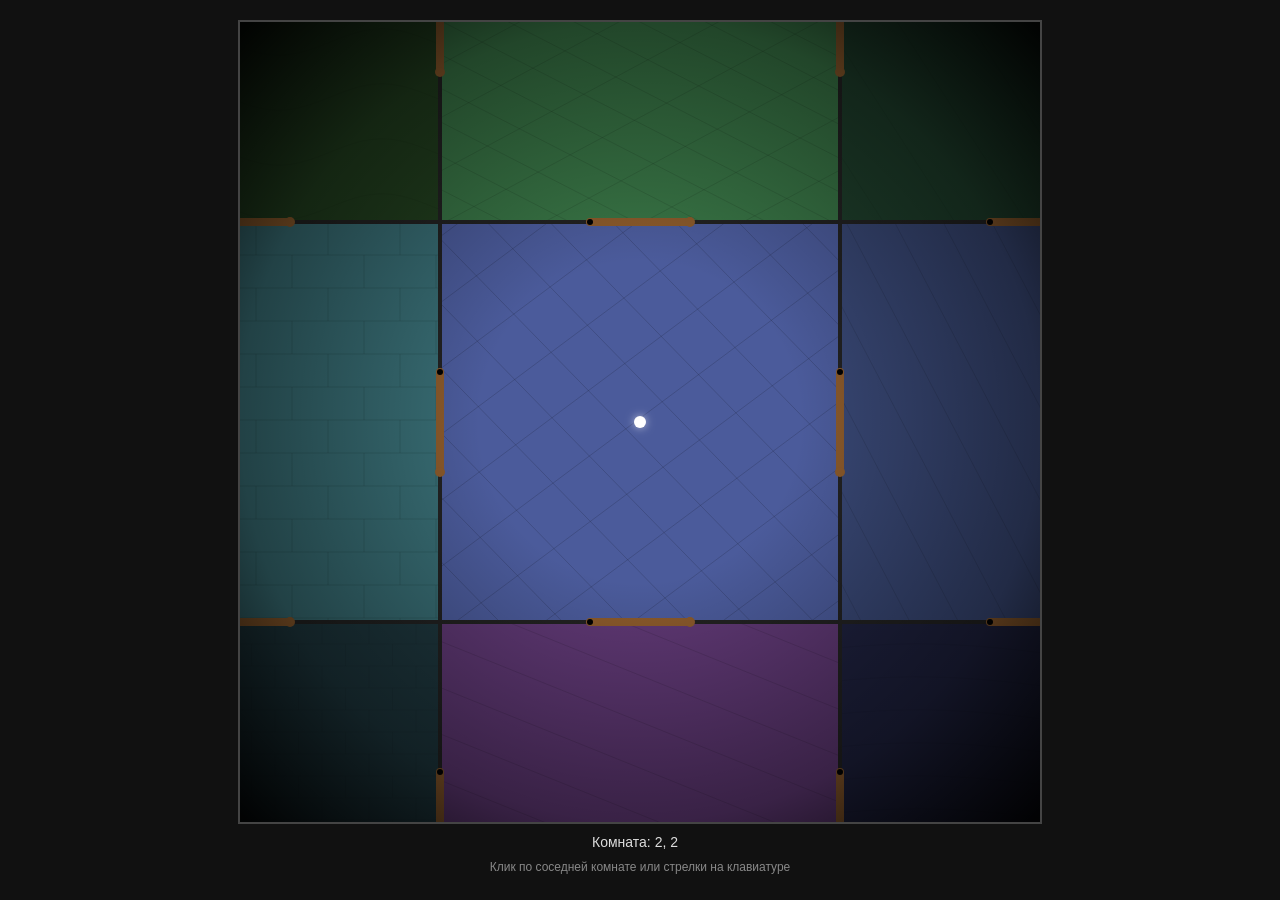
<file: index10.html>
<!DOCTYPE html>
<html lang="ru">
<head>
<meta charset="UTF-8">
<title>Лабиринт комнат — текстуры пола</title>
<style>
  body {
    margin: 0;
    background: #111;
    color: #ddd;
    font-family: sans-serif;
    display: flex;
    flex-direction: column;
    align-items: center;
    padding: 20px;
  }
  #game {
    background: #000;
    border: 2px solid #444;
    cursor: pointer;
  }
  #info {
    margin-top: 10px;
    font-size: 14px;
    text-align: center;
    min-height: 20px;
  }
  #msg { color: #ff8; margin-left: 10px; }
  #hint {
    margin-top: 6px;
    font-size: 12px;
    color: #888;
  }
</style>
</head>
<body>

<canvas id="game" width="800" height="800"></canvas>
<div id="info">Комната: <span id="pos">2, 2</span><span id="msg"></span></div>
<div id="hint">Клик по соседней комнате или стрелки на клавиатуре</div>

<script>
const CANVAS_SIZE = 800;
const ROOM_SIZE   = 400;
const MAP_W = 5, MAP_H = 5;
const T_OPEN = 0.6, T_MOVE = 1.0, T_CLOSE = 0.6;
const DOOR_WIDTH = 100;
const DOOR_COLOR = '#8b5a2b';
const DOOR_LOCKED_COLOR = '#b22222';
const WALL_COLOR = '#222';

const DIR = {
  N:{dx:0,dy:-1,opp:'S'}, S:{dx:0,dy:1,opp:'N'},
  E:{dx:1,dy:0,opp:'W'},  W:{dx:-1,dy:0,opp:'E'},
};
const SWING_BY_DIR = {N:+1,S:-1,E:+1,W:-1};

function mulberry32(seed){
  return function(){
    seed|=0; seed=seed+0x6D2B79F5|0;
    let t=Math.imul(seed^seed>>>15,1|seed);
    t=t+Math.imul(t^t>>>7,61|t)^t;
    return((t^t>>>14)>>>0)/4294967296;
  };
}
function roomSeed(x,y){return((x*374761393+y*668265263+7)^0x5bd1e995)|0;}

function buildMap(w,h){
  const rooms=[];
  for(let y=0;y<h;y++){const row=[];for(let x=0;x<w;x++){
    row.push({
      N:y>0?'closed':'wall', S:y<h-1?'closed':'wall',
      E:x<w-1?'closed':'wall', W:x>0?'closed':'wall',
    });
  }rooms.push(row);}
  return{w,h,rooms};
}
const MAP=buildMap(MAP_W,MAP_H);

function doorKey(x,y,dir){
  const nx=x+DIR[dir].dx, ny=y+DIR[dir].dy;
  if(y<ny||(y===ny&&x<nx))return`${x},${y},${dir}`;
  return`${nx},${ny},${DIR[dir].opp}`;
}

const player={x:2,y:2};
const visual={offsetX:0,offsetY:0};
let transition=null;

const canvas=document.getElementById('game');
const ctx=canvas.getContext('2d');
const posEl=document.getElementById('pos');
const msgEl=document.getElementById('msg');

function inBounds(x,y){return x>=0&&y>=0&&x<MAP.w&&y<MAP.h;}
function easeInOut(t){return t<0.5?2*t*t:1-Math.pow(-2*t+2,2)/2;}

function roomColor(x,y){
  const n=(x*73856093)^(y*19349663);
  const hue=((n%360)+360)%360;
  return`hsl(${hue}, 35%, 45%)`;
}

// ============================================================
// ТЕКСТУРЫ ПОЛА
// ============================================================
const patternCache = new Map();

function getRoomPattern(rx, ry) {
  const key = `${rx},${ry}`;
  if (patternCache.has(key)) return patternCache.get(key);

  const off = document.createElement('canvas');
  off.width = ROOM_SIZE;
  off.height = ROOM_SIZE;
  const c = off.getContext('2d');

  const rng = mulberry32(roomSeed(rx, ry));
  const r = () => rng();

  c.strokeStyle = 'rgba(0,0,0,0.15)';
  c.lineWidth = 1;

  // Выбираем тип текстуры (10 типов)
  const texType = Math.floor(r() * 10);

  // Параметры, варьирующиеся случайно
  const step = 25 + Math.floor(r() * 50);   // 25–75 шаг сетки
  const angle = (r() - 0.5) * Math.PI;       // угол наклона
  const S = ROOM_SIZE;
  const margin = S * 1.5; // запас для диагональных линий

  if (texType === 0) {
    // Прямая сетка (квадратная плитка), но с уникальным шагом
    for (let i = step; i < S; i += step) {
      line(c, i, 0, i, S);
      line(c, 0, i, S, i);
    }

  } else if (texType === 1) {
    // Диагональные линии (один набор)
    const a = 0.3 + r() * 1.0; // угол 17°–74°
    drawParallels(c, a, step);

  } else if (texType === 2) {
    // Диагональная сетка (два набора перпендикулярных линий)
    const a = 0.3 + r() * 0.6;
    drawParallels(c, a, step);
    drawParallels(c, a + Math.PI/2, step);

  } else if (texType === 3) {
    // Кирпичная кладка
    const brickH = 20 + Math.floor(r() * 25);
    const brickW = 40 + Math.floor(r() * 50);
    for (let row = 0; row * brickH < S; row++) {
      const y = row * brickH;
      line(c, 0, y, S, y);
      const offset = (row % 2) * (brickW / 2);
      for (let x = offset; x < S; x += brickW) {
        line(c, x, y, x, y + brickH);
      }
    }

  } else if (texType === 4) {
    // Концентрические круги
    const cx = S/2, cy = S/2;
    const ringStep = 20 + Math.floor(r() * 35);
    const maxR = S * 0.8;
    for (let rad = ringStep; rad < maxR; rad += ringStep) {
      c.beginPath();
      c.arc(cx, cy, rad, 0, Math.PI * 2);
      c.stroke();
    }

  } else if (texType === 5) {
    // Ёлочка (herringbone)
    const segLen = 20 + Math.floor(r() * 20);
    const segW = segLen;
    for (let row = -2; row * segLen < S + segLen * 2; row++) {
      for (let col = -2; col * segW < S + segW * 2; col++) {
        const bx = col * segW;
        const by = row * segLen;
        if ((row + col) % 2 === 0) {
          line(c, bx, by, bx + segW, by + segLen);
        } else {
          line(c, bx + segW, by, bx, by + segLen);
        }
      }
    }

  } else if (texType === 6) {
    // Гексагональная сетка
    const hexR = 20 + Math.floor(r() * 25);
    const hexH = hexR * Math.sqrt(3);
    const hexW = hexR * 2;
    for (let row = -1; row * hexH * 0.75 < S + hexH; row++) {
      for (let col = -1; col * hexW < S + hexW; col++) {
        const cx = col * hexW * 0.75 + ((row % 2) ? hexW * 0.375 : 0);
        const cy = row * hexH * 0.5;
        drawHex(c, cx, cy, hexR);
      }
    }

  } else if (texType === 7) {
    // Волнистые горизонтальные линии
    const waveAmp = 5 + r() * 15;
    const waveFreq = 0.01 + r() * 0.03;
    const phase = r() * Math.PI * 2;
    const wStep = 25 + Math.floor(r() * 40);
    for (let y = wStep; y < S; y += wStep) {
      c.beginPath();
      for (let x = 0; x <= S; x += 3) {
        const wy = y + Math.sin(x * waveFreq + phase) * waveAmp;
        if (x === 0) c.moveTo(x, wy);
        else c.lineTo(x, wy);
      }
      c.stroke();
    }

  } else if (texType === 8) {
    // Ромбовидная сетка (два набора диагоналей под разными углами)
    const a1 = 0.4 + r() * 0.4;
    const a2 = -(0.4 + r() * 0.4);
    const step1 = 30 + Math.floor(r() * 30);
    const step2 = 30 + Math.floor(r() * 30);
    drawParallels(c, a1, step1);
    drawParallels(c, a2, step2);

  } else if (texType === 9) {
    // Дуговая черепица
    const tileW = 30 + Math.floor(r() * 30);
    const tileH = 25 + Math.floor(r() * 25);
    for (let row = -1; row * tileH < S + tileH; row++) {
      const offset = (row % 2) * (tileW / 2);
      for (let col = -1; col * tileW < S + tileW; col++) {
        const ax = col * tileW + offset;
        const ay = row * tileH + tileH;
        c.beginPath();
        c.arc(ax + tileW/2, ay, tileW/2, Math.PI, Math.PI * 2);
        c.stroke();
      }
    }
  }

  patternCache.set(key, off);
  return off;
}

// Вспомогательные функции для генерации текстур
function line(c, x1, y1, x2, y2) {
  c.beginPath();
  c.moveTo(x1, y1);
  c.lineTo(x2, y2);
  c.stroke();
}

function drawParallels(c, angle, step) {
  const S = ROOM_SIZE;
  const cos = Math.cos(angle), sin = Math.sin(angle);
  // Направление линии
  const dx = cos, dy = sin;
  // Нормаль (перпендикуляр)
  const nx = -sin, ny = cos;

  // Максимальное расстояние от центра по нормали
  const maxDist = S * 1.2;

  for (let d = -maxDist; d < maxDist; d += step) {
    // Точка на нормали
    const px = S/2 + nx * d;
    const py = S/2 + ny * d;
    // Линия через эту точку в направлении angle
    const len = S * 1.5;
    const x1 = px - dx * len;
    const y1 = py - dy * len;
    const x2 = px + dx * len;
    const y2 = py + dy * len;
    line(c, x1, y1, x2, y2);
  }
}

function drawHex(c, cx, cy, r) {
  c.beginPath();
  for (let i = 0; i < 6; i++) {
    const a = (i / 6) * Math.PI * 2 - Math.PI / 6;
    const x = cx + Math.cos(a) * r;
    const y = cy + Math.sin(a) * r;
    if (i === 0) c.moveTo(x, y);
    else c.lineTo(x, y);
  }
  c.closePath();
  c.stroke();
}

// ============================================================
// РЕНДЕРИНГ
// ============================================================
function render() {
  ctx.fillStyle = '#000';
  ctx.fillRect(0, 0, CANVAS_SIZE, CANVAS_SIZE);

  const visible = [];
  for (let dy = -1; dy <= 1; dy++) {
    for (let dx = -1; dx <= 1; dx++) {
      const rx = player.x + dx, ry = player.y + dy;
      if (!inBounds(rx, ry)) continue;
      const dist = Math.abs(dx) + Math.abs(dy);
      visible.push({
        rx, ry,
        sx: CANVAS_SIZE/2 + dx * ROOM_SIZE - visual.offsetX,
        sy: CANVAS_SIZE/2 + dy * ROOM_SIZE - visual.offsetY,
        alpha: dist === 0 ? 1 : (dist === 1 ? 0.75 : 0.4),
      });
    }
  }

  for (const r of visible) drawRoomFloor(r);
  for (const r of visible) drawWalls(r);

  const doors = new Map();
  for (const r of visible) collectDoors(r, doors);
  for (const d of doors.values()) drawDoorLeaf(d);

  drawFog();

  ctx.fillStyle = '#fff';
  ctx.shadowColor = 'rgba(255,255,255,0.6)';
  ctx.shadowBlur = 8;
  ctx.beginPath();
  ctx.arc(CANVAS_SIZE/2, CANVAS_SIZE/2, 6, 0, Math.PI*2);
  ctx.fill();
  ctx.shadowBlur = 0;
}

function drawRoomFloor({rx, ry, sx, sy, alpha}) {
  ctx.save();
  ctx.globalAlpha = alpha;
  const half = ROOM_SIZE / 2;
  const x0 = sx - half, y0 = sy - half;

  ctx.fillStyle = roomColor(rx, ry);
  ctx.fillRect(x0, y0, ROOM_SIZE, ROOM_SIZE);

  // Обрезаем текстуру по границам комнаты
  ctx.save();
  ctx.beginPath();
  ctx.rect(x0, y0, ROOM_SIZE, ROOM_SIZE);
  ctx.clip();
  ctx.drawImage(getRoomPattern(rx, ry), x0, y0);
  ctx.restore();

  ctx.restore();
}

function drawWalls({rx, ry, sx, sy, alpha}) {
  const half = ROOM_SIZE/2;
  const x0 = sx - half, y0 = sy - half;
  for (const side of ['N','S','E','W']) {
    const dt = MAP.rooms[ry][rx][side];
    const seg = sideSegment(x0, y0, side);
    if (dt === 'wall') {
      strokeLine(seg[0],seg[1],seg[2],seg[3], WALL_COLOR, 4, alpha);
      continue;
    }
    const op = openingPoints(seg[0],seg[1],seg[2],seg[3]);
    strokeLine(seg[0],seg[1],op.p1x,op.p1y, WALL_COLOR, 4, 1);
    strokeLine(op.p2x,op.p2y,seg[2],seg[3], WALL_COLOR, 4, 1);
  }
}

function sideSegment(x0, y0, side) {
  switch(side) {
    case 'N': return [x0, y0, x0+ROOM_SIZE, y0];
    case 'S': return [x0, y0+ROOM_SIZE, x0+ROOM_SIZE, y0+ROOM_SIZE];
    case 'E': return [x0+ROOM_SIZE, y0, x0+ROOM_SIZE, y0+ROOM_SIZE];
    case 'W': return [x0, y0, x0, y0+ROOM_SIZE];
  }
}

function openingPoints(ax,ay,bx,by) {
  const mx=(ax+bx)/2, my=(ay+by)/2;
  const len=Math.hypot(bx-ax,by-ay);
  const ux=(bx-ax)/len, uy=(by-ay)/len;
  return {p1x:mx-ux*DOOR_WIDTH/2,p1y:my-uy*DOOR_WIDTH/2,p2x:mx+ux*DOOR_WIDTH/2,p2y:my

+uy*DOOR_WIDTH/2};
}

function collectDoors({rx,ry,sx,sy}, doors) {
  const half=ROOM_SIZE/2, x0=sx-half, y0=sy-half;
  for (const side of ['N','S','E','W']) {
    const dt = MAP.rooms[ry][rx][side];
    if (dt==='wall') continue;
    const key = doorKey(rx,ry,side);
    if (doors.has(key)) continue;
    const seg = sideSegment(x0,y0,side);
    doors.set(key, {key, doorType:dt, ...openingPoints(seg[0],seg[1],seg[2],seg[3])});
  }
}

function drawDoorLeaf(d) {
  let angle=0, swing=1;
  if (transition && transition.doorKey===d.key) {
    angle=transition.doorAngle; swing=transition.swingDir;
  }
  const px=d.p1x, py=d.p1y;
  const rad=angle*Math.PI/180*swing;
  const vx=d.p2x-px, vy=d.p2y-py;
  const co=Math.cos(rad), si=Math.sin(rad);
  const hx=px+vx*co-vy*si, hy=py+vx*si+vy*co;
  const color = d.doorType==='locked'?DOOR_LOCKED_COLOR:DOOR_COLOR;

  ctx.save();
  ctx.globalAlpha=1;
  ctx.strokeStyle=color; ctx.lineWidth=8; ctx.lineCap='round';
  ctx.beginPath(); ctx.moveTo(px,py); ctx.lineTo(hx,hy); ctx.stroke();
  ctx.fillStyle=color;
  ctx.beginPath(); ctx.arc(hx,hy,5,0,Math.PI*2); ctx.fill();
  ctx.fillStyle='#000';
  ctx.beginPath(); ctx.arc(px,py,3,0,Math.PI*2); ctx.fill();
  ctx.restore();
}

function strokeLine(ax,ay,bx,by,color,width,alpha) {
  ctx.save(); ctx.globalAlpha=alpha;
  ctx.strokeStyle=color; ctx.lineWidth=width;
  ctx.beginPath(); ctx.moveTo(ax,ay); ctx.lineTo(bx,by); ctx.stroke();
  ctx.restore();
}

function drawFog() {
  const grad=ctx.createRadialGradient

(CANVAS_SIZE/2,CANVAS_SIZE/2,ROOM_SIZE*0.4,CANVAS_SIZE/2,CANVAS_SIZE/2,CANVAS_SIZE*0.7);
  grad.addColorStop(0,'rgba(0,0,0,0)');
  grad.addColorStop(0.6,'rgba(0,0,0,0.4)');
  grad.addColorStop(1,'rgba(0,0,0,0.95)');
  ctx.fillStyle=grad;
  ctx.fillRect(0,0,CANVAS_SIZE,CANVAS_SIZE);
}

// ============================================================
// ПЕРЕХОДЫ
// ============================================================
function startTransition(dir) {
  if (transition) return;
  const dt = MAP.rooms[player.y][player.x][dir];
  if (dt==='wall'){flashMessage('Там стена');return;}
  if (dt==='locked'){flashMessage('Дверь заперта');return;}
  transition={phase:'opening',dir,doorKey:doorKey(player.x,player.y,dir),swingDir:SWING_BY_DIR

[dir],doorAngle:0,progress:0};
}

function updateTransition(dt) {
  if (!transition) return;
  transition.progress += dt;
  if (transition.phase==='opening') {
    const t=Math.min(transition.progress/T_OPEN,1);
    transition.doorAngle=easeInOut(t)*90;
    if (t>=1){transition.phase='moving';transition.progress=0;transition.doorAngle=90;}
  } else if (transition.phase==='moving') {
    const t=Math.min(transition.progress/T_MOVE,1);
    const e=easeInOut(t);
    visual.offsetX=DIR[transition.dir].dx*ROOM_SIZE*e;
    visual.offsetY=DIR[transition.dir].dy*ROOM_SIZE*e;
    if (t>=1){
      player.x+=DIR[transition.dir].dx;player.y+=DIR[transition.dir].dy;
      visual.offsetX=0;visual.offsetY=0;
      transition.phase='closing';transition.progress=0;transition.doorAngle=90;
      posEl.textContent=`${player.x}, ${player.y}`;
    }
  } else if (transition.phase==='closing') {
    const t=Math.min(transition.progress/T_CLOSE,1);
    transition.doorAngle=(1-easeInOut(t))*90;
    if (t>=1) transition=null;
  }
}

canvas.addEventListener('click',(e)=>{
  if (transition) return;
  const rect=canvas.getBoundingClientRect();
  const mx=(e.clientX-rect.left)*(canvas.width/rect.width);
  const my=(e.clientY-rect.top)*(canvas.height/rect.height);
  const dx=Math.round((mx-CANVAS_SIZE/2)/ROOM_SIZE);
  const dy=Math.round((my-CANVAS_SIZE/2)/ROOM_SIZE);
  if (Math.abs(dx)+Math.abs(dy)!==1) return;
  const dir=Object.keys(DIR).find(d=>DIR[d].dx===dx&&DIR[d].dy===dy);
  if (dir) startTransition(dir);
});

document.addEventListener('keydown',(e)=>{
  const km={ArrowUp:'N',ArrowDown:'S',ArrowRight:'E',ArrowLeft:'W'};
  const dir=km[e.key]; if(!dir)return; e.preventDefault();
  if(transition)return; startTransition(dir);
});

let messageTimer=null;
function flashMessage(text){
  msgEl.textContent=text;
  clearTimeout(messageTimer);
  messageTimer=setTimeout(()=>{msgEl.textContent='';},1500);
}

let lastTime=performance.now();
function loop(now){
  const dt=Math.min((now-lastTime)/1000,0.1); lastTime=now;
  updateTransition(dt); render();
  requestAnimationFrame(loop);
}
requestAnimationFrame(loop);
</script>

</body>
</html>
</file>
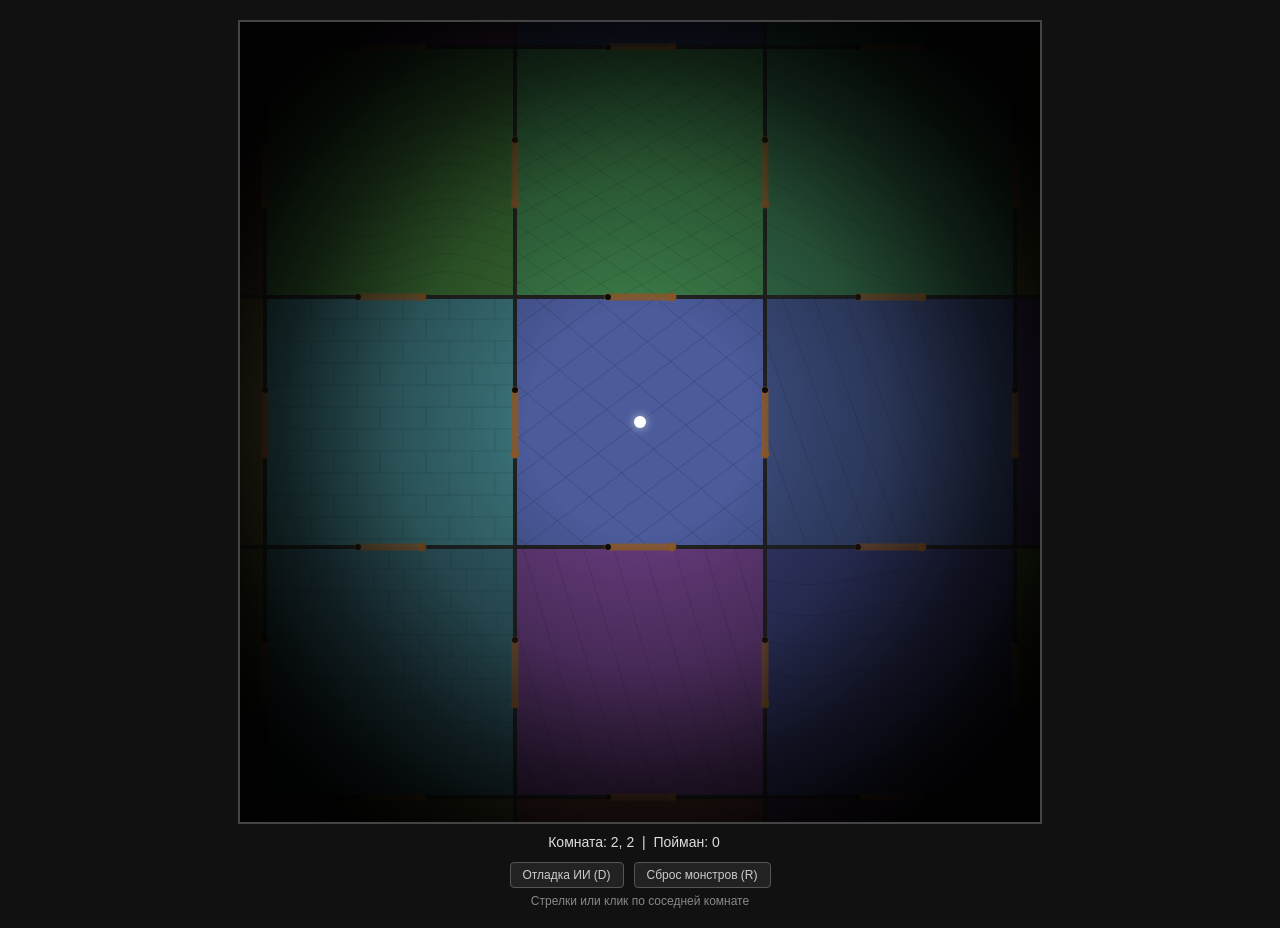
<file: index2.html>
<!DOCTYPE html>
<html lang="ru">
<head>
<meta charset="UTF-8">
<title>Лабиринт комнат — v7 (чутьё монстров)</title>
<style>
  body { margin:0; background:#111; color:#ddd; font-family:sans-serif;
         display:flex; flex-direction:column; align-items:center; padding:20px; }
  #game { background:#000; border:2px solid #444; cursor:pointer; }
  #info { margin-top:10px; font-size:14px; text-align:center; min-height:20px; }
  #msg  { color:#ff8; margin-left:12px; }
  #bar  { margin-top:8px; display:flex; gap:10px; align-items:center; }
  button { background:#222; color:#ccc; border:1px solid #555; border-radius:4px;
           padding:5px 12px; font-size:12px; cursor:pointer; font-family:inherit; }
  button:hover { background:#2e2e2e; color:#fff; }
  button.on { background:#2b4a2b; border-color:#5a5; color:#cfc; }
  #hint { margin-top:6px; font-size:12px; color:#888; }
</style>
</head>
<body>

<canvas id="game" width="800" height="800"></canvas>
<div id="info">Комната: <span id="pos">2, 2</span> &nbsp;|&nbsp; Пойман: <span id="caught">0</span><span id="msg"></span></div>
<div id="bar">
  <button id="dbgBtn">Отладка ИИ (D)</button>
  <button id="resetBtn">Сброс монстров (R)</button>
</div>
<div id="hint">Стрелки или клик по соседней комнате</div>

<script>
'use strict';

// ============================================================
// 1. НАСТРОЙКИ
// ============================================================
const CANVAS_SIZE = 800;
const ROOM_SIZE   = 250;
const MAP_W = 15, MAP_H = 15;

const T_OPEN  = 0.6;
const T_CLOSE = 0.6;
const T_MOVE  = 0.9;

const DOOR_WIDTH = 64;
const DOOR_COLOR = '#8b5a2b';
const DOOR_LOCKED_COLOR = '#b22222';
const WALL_COLOR = '#222';

const DIR = {
  N:{dx:0,dy:-1,opp:'S'}, S:{dx:0,dy:1,opp:'N'},
  E:{dx:1,dy:0,opp:'W'},  W:{dx:-1,dy:0,opp:'E'},
};
const SWING_BY_DIR = {N:+1, S:-1, E:+1, W:-1};

const TAU = Math.PI*2;
let DEBUG = false;

// ============================================================
// 2. УТИЛИТЫ
// ============================================================
function mulberry32(seed){
  return function(){
    seed|=0; seed=seed+0x6D2B79F5|0;
    let t=Math.imul(seed^seed>>>15,1|seed);
    t=t+Math.imul(t^t>>>7,61|t)^t;
    return((t^t>>>14)>>>0)/4294967296;
  };
}
function roomSeed(x,y){ return ((x*374761393 + y*668265263 + 7) ^ 0x5bd1e995)|0; }
function clamp(v,a,b){ return v<a?a:(v>b?b:v); }
function easeInOut(t){ return t<0.5 ? 2*t*t : 1-Math.pow(-2*t+2,2)/2; }
function approach(cur,target,maxStep){
  const d=target-cur;
  if (Math.abs(d)<=maxStep) return target;
  return cur + Math.sign(d)*maxStep;
}

// ============================================================
// 3. КАРТА
// ============================================================
function buildMap(w,h){
  const rooms=[];
  for(let y=0;y<h;y++){ const row=[];
    for(let x=0;x<w;x++){
      row.push({
        N: y>0   ? 'closed':'wall',
        S: y<h-1 ? 'closed':'wall',
        E: x<w-1 ? 'closed':'wall',
        W: x>0   ? 'closed':'wall',
      });
    }
    rooms.push(row);
  }
  return {w,h,rooms};
}
const MAP = buildMap(MAP_W, MAP_H);

function inBounds(x,y){ return x>=0 && y>=0 && x<MAP.w && y<MAP.h; }
function sideType(x,y,dir){ return MAP.rooms[y][x][dir]; }

function doorKey(x,y,dir){
  const nx=x+DIR[dir].dx, ny=y+DIR[dir].dy;
  if (y<ny || (y===ny && x<nx)) return `${x},${y},${dir}`;
  return `${nx},${ny},${DIR[dir].opp}`;
}
function parseDoorKey(key){
  const [x,y,dir]=key.split(',');
  return {x:+x, y:+y, dir};
}
function doorTypeByKey(key){
  const k=parseDoorKey(key);
  return MAP.rooms[k.y][k.x][k.dir];
}

// ============================================================
// 4. МИРОВЫЕ КООРДИНАТЫ И КАМЕРА
// ============================================================
let camX=0, camY=0;

function roomCX(rx){ return rx*ROOM_SIZE; }
function roomCY(ry){ return ry*ROOM_SIZE; }
function sx(wx){ return wx - camX + CANVAS_SIZE/2; }
function sy(wy){ return wy - camY + CANVAS_SIZE/2; }

function doorGeom(key){
  const k=parseDoorKey(key);
  const cx=roomCX(k.x), cy=roomCY(k.y);
  if (k.dir==='E'){
    const wx=cx+ROOM_SIZE/2;
    return {p1x:wx, p1y:cy-DOOR_WIDTH/2, p2x:wx, p2y:cy+DOOR_WIDTH/2, mx:wx, my:cy};
  }
  const wy=cy+ROOM_SIZE/2;
  return {p1x:cx-DOOR_WIDTH/2, p1y:wy, p2x:cx+DOOR_WIDTH/2, p2y:wy, mx:cx, my:wy};
}
function doorCenter(rx,ry,dir){
  return { x: roomCX(rx)+DIR[dir].dx*ROOM_SIZE/2,
           y: roomCY(ry)+DIR[dir].dy*ROOM_SIZE/2 };
}
function clampToRoom(pt, room, margin){
  const cx=roomCX(room.x), cy=roomCY(room.y), h=ROOM_SIZE/2-margin;
  return { x: clamp(pt.x, cx-h, cx+h), y: clamp(pt.y, cy-h, cy+h) };
}

// ============================================================
// 5. МЕНЕДЖЕР ДВЕРЕЙ
// ============================================================
const doorAnims = new Map();

function requestDoorOpen(key, sign, user){
  let a=doorAnims.get(key);
  if (!a){
    a={key, angle:0, target:sign*90, users:new Set()};
    doorAnims.set(key,a);
  } else if (Math.abs(a.angle)>1){
    a.target = Math.sign(a.angle)*90;
  } else {
    a.target = sign*90;
  }
  a.users.add(user);
  return a;
}
function releaseDoor(key,user){
  const a=doorAnims.get(key);
  if (!a) return;
  a.users.delete(user);
  if (a.users.size===0) a.target=0;
}
function doorPassable(key){
  const a=doorAnims.get(key);
  return !!a && Math.abs(a.angle)>=88;
}
function updateDoors(dt){
  for (const a of [...doorAnims.values()]){
    const speed = (a.target===0 ? 90/T_CLOSE : 90/T_OPEN);
    a.angle = approach(a.angle, a.target, speed*dt);
    if (a.angle===0 && a.target===0 && a.users.size===0) doorAnims.delete(a.key);
  }
}

// ============================================================
// 6. ИГРОК
// ============================================================
const player = {x:2, y:2};
const visual = {offsetX:0, offsetY:0};
let move = null;

function startMove(dir){
  if (move) return;
  const t = sideType(player.x, player.y, dir);
  if (t==='wall'){ flashMessage('Там стена'); return; }
  if (t==='locked'){ flashMessage('Дверь заперта'); return; }

  const key = doorKey(player.x, player.y, dir);
  requestDoorOpen(key, SWING_BY_DIR[dir], 'player');
  move = {dir, key, phase:'opening', progress:0};
}

function updatePlayer(dt){
  if (!move) return;

  if (move.phase==='opening'){
    if (doorPassable(move.key)){ move.phase='moving'; move.progress=0; }
    return;
  }
  move.progress += dt;
  const t = Math.min(move.progress/T_MOVE, 1);
  const e = easeInOut(t);
  visual.offsetX = DIR[move.dir].dx*ROOM_SIZE*e;
  visual.offsetY = DIR[move.dir].dy*ROOM_SIZE*e;

  if (t>=1){
    player.x += DIR[move.dir].dx;
    player.y += DIR[move.dir].dy;
    visual.offsetX=0; visual.offsetY=0;
    releaseDoor(move.key,'player');
    move=null;
    posEl.textContent = `${player.x}, ${player.y}`;
  }
}

function playerWorld(){ return {x:camX, y:camY}; }

/** Комната, в которой игрок считается находящимся с точки зрения ИИ:
 *  ближайшая по камере. Пока игрок не перешёл середину проёма — это
 *  комната-источник, после — комната-приёмник. */
function playerRoomForAI(){
  return {
    x: clamp(Math.round(camX/ROOM_SIZE), 0, MAP.w-1),
    y: clamp(Math.round(camY/ROOM_SIZE), 0, MAP.h-1),
  };
}

// ============================================================
// 7. МОНСТРЫ
// ============================================================
const MONSTER_TYPES = {
  monster1: {
    id:'monster1',
    title:'Ползун',
    chaseSpeed: 85,
    wanderSpeed: 32,
    size: 13,
    bodyColor:'#5a1f1f',
    shellColor:'#8e2b2b',
    legColor:'#3a1414',
    eyeColor:'#ffd24a',
    auraColor:'rgba(200,40,40,',
    sightAdjacent: true,      // чует в ортогонально соседней комнате
    sightNeedsPassage: true,  // ...только сквозь проём, не сквозь глухую стену
    sightDiagonal: false,     // по диагонали не чует
    noticeDoors: true,        // читает след по незакрывшейся двери
    canOpenDoors: true,
    canOpenLocked: false,
    catchRadius: 20,
    draw: drawMonster1,
  }
};

const monsters = [];
let caughtCount = 0;
const SPAWNS = [ ['monster1',0,0], ['monster1',4,3], ['monster1',8,3], ['monster1',5,7], ['monster1',9,12], ['monster1',11,14] ];

function spawnMonster(typeId, rx, ry){
  const cfg = MONSTER_TYPES[typeId];
  const m = {
    cfg,
    home:{x:rx,y:ry},
    room:{x:rx,y:ry},
    x: roomCX(rx), y: roomCY(ry),
    facing: 0,
    state: 'idle',        // 'idle' | 'chase'
    reason: '',           // 'sight' | 'trail' — для отладки
    targetRoom: null,
    cross: null,
    ignoreDoorKey: null,  // дверь, через которую только что вошёл
    wanderTarget: null,
    wanderWait: 0,
    alert: 0,
    alertMark: '!',
    stun: 0,
    moving: 0,
  };
  monsters.push(m);
  return m;
}
function resetMonsters(){
  monsters.length = 0;
  for (const [t,x,y] of SPAWNS) spawnMonster(t,x,y);
  for (const a of [...doorAnims.values()]){
    for (const u of [...a.users]) if (u!=='player') a.users.delete(u);
    if (a.users.size===0) a.target=0;
  }
}

function monsterCanPass(m, rx, ry, dir){
  const t = sideType(rx,ry,dir);
  if (t==='wall') return false;
  if (t==='locked' && !m.cfg.canOpenLocked) return false;
  return true;
}
function isOrthAdjacent(a,b){ return Math.abs(a.x-b.x)+Math.abs(a.y-b.y)===1; }
function dirBetween(from,to){
  for (const d of ['N','S','E','W'])
    if (from.x+DIR[d].dx===to.x && from.y+DIR[d].dy===to.y) return d;
  return null;
}

function bfsNextDir(m, from, to){
  if (from.x===to.x && from.y===to.y) return null;
  const idx=(x,y)=>y*MAP.w+x;
  const prev=new Map();
  const seen=new Set([idx(from.x,from.y)]);
  const q=[{x:from.x,y:from.y}];
  while(q.length){
    const cur=q.shift();
    for (const d of ['N','S','E','W']){
      if (!monsterCanPass(m,cur.x,cur.y,d)) continue;
      const nx=cur.x+DIR[d].dx, ny=cur.y+DIR[d].dy;
      if (!inBounds(nx,ny)) continue;
      const k=idx(nx,ny);
      if (seen.has(k)) continue;
      seen.add(k);
      prev.set(k,{x:cur.x,y:cur.y,d});
      if (nx===to.x && ny===to.y){
        let cx=nx, cy=ny;
        for(;;){
          const p=prev.get(idx(cx,cy));
          if (p.x===from.x && p.y===from.y) return p.d;
          cx=p.x; cy=p.y;
        }
      }
      q.push({x:nx,y:ny});
    }
  }
  return null;
}

function setChase(m, room, reason, mark){
  if (m.state!=='chase'){ m.alert=1.4; m.alertMark=mark; }
  m.state='chase';
  m.reason=reason;
  m.targetRoom={x:room.x, y:room.y};
  m.wanderTarget=null;
  m.wanderWait=0;
}

/** ОРГАНЫ ЧУВСТВ. Опрашиваются каждый кадр, а не по событию прихода игрока. */
function updateMonsterSenses(m){
  if (m.stun>0) return;
  const cfg=m.cfg;
  const pr=playerRoomForAI();

  // Та же комната — чует всегда
  if (pr.x===m.room.x && pr.y===m.room.y){
    setChase(m, pr, 'sight', '!');
    return true;
  }
  // Ортогонально соседняя комната + проход между ними
  if (cfg.sightAdjacent && isOrthAdjacent(m.room, pr)){
    const d=dirBetween(m.room, pr);
    if (!cfg.sightNeedsPassage || monsterCanPass(m, m.room.x, m.room.y, d)){
      setChase(m, pr, 'sight', '!');
      return true;
    }
  }
  // Диагональ и глухая стена — не чует. Старая цель (след) сохраняется.
  return false;
}

/** Монстр вошёл в комнату: ищет самую «свежую» незакрывшуюся дверь. */
function onMonsterEnterRoom(m){
  if (!m.cfg.noticeDoors) return;
  let best=null, bestAngle=0;
  for (const d of ['N','S','E','W']){
    if (!monsterCanPass(m, m.room.x, m.room.y, d)) continue;
    const key=doorKey(m.room.x, m.room.y, d);
    if (key===m.ignoreDoorKey) continue;
    const a=doorAnims.get(key);
    if (!a || a.users.has(m)) continue;
    const abs=Math.abs(a.angle);
    if (abs>bestAngle){ bestAngle=abs; best=d; }
  }
  if (best){
    setChase(m, {x:m.room.x+DIR[best].dx, y:m.room.y+DIR[best].dy}, 'trail', '?');
  }
}

function moveToward(m, tx, ty, speed, dt){
  const dx=tx-m.x, dy=ty-m.y;
  const dist=Math.hypot(dx,dy);
  if (dist<0.5){ m.moving=0; return true; }
  const step=Math.min(speed*dt, dist);
  m.x += dx/dist*step;
  m.y += dy/dist*step;
  m.moving=speed;
  const want=Math.atan2(dy,dx);
  let diff=want-m.facing;
  while(diff> Math.PI) diff-=TAU;
  while(diff<-Math.PI) diff+=TAU;
  m.facing += diff*Math.min(1, dt*8);
  return step>=dist;
}

function updateMonster(m, dt){
  const cfg=m.cfg;
  if (m.alert>0) m.alert-=dt;
  if (m.stun>0){ m.stun-=dt; m.moving=0; return; }

  // Чутьё работает постоянно, в том числе во время перехода между комнатами
  updateMonsterSenses(m);

  // --- переход через дверь ---
  if (m.cross){
    const cr=m.cross;
    const dc=doorCenter(cr.from.x, cr.from.y, cr.dir);

    // Передумал: цель — та комната, из которой выходим, и порог ещё не пройден
    if (!cr.entered && m.targetRoom &&
        m.targetRoom.x===cr.from.x && m.targetRoom.y===cr.from.y){
      releaseDoor(cr.key, m);
      m.cross=null;
      return;
    }

    if (cr.stage==='approach'){
      const dist=Math.hypot(dc.x-m.x, dc.y-m.y);
      if (cfg.canOpenDoors && dist<ROOM_SIZE*0.45 && !cr.requested){
        requestDoorOpen(cr.key, SWING_BY_DIR[cr.dir], m);
        cr.requested=true;
      }
      if (moveToward(m, dc.x, dc.y, cfg.chaseSpeed, dt)){
        if (doorPassable(cr.key)) cr.stage='pass';
        else m.moving=0;                 // ждёт, пока створка распахнётся
      }
      return;
    }

    const ex=dc.x+DIR[cr.dir].dx*ROOM_SIZE*0.42;
    const ey=dc.y+DIR[cr.dir].dy*ROOM_SIZE*0.42;
    const done=moveToward(m, ex, ey, cfg.chaseSpeed, dt);

    if (!cr.entered){
      const axisSgn=DIR[cr.dir].dx+DIR[cr.dir].dy;
      const along=(DIR[cr.dir].dx!==0) ? (m.x-dc.x) : (m.y-dc.y);
      if (along*axisSgn>0){
        cr.entered=true;
        m.room={x:cr.to.x, y:cr.to.y};
        m.ignoreDoorKey=cr.key;
        if (!updateMonsterSenses(m)) onMonsterEnterRoom(m);
      }
    }
    if (done){ releaseDoor(cr.key, m); m.cross=null; }
    return;
  }

  const pr=playerRoomForAI();

  // --- игрок в этой же комнате: прямое преследование ---
  if (pr.x===m.room.x && pr.y===m.room.y){
    const p=playerWorld();
    const t=clampToRoom(p, m.room, 14);   // не даём выйти за стены комнаты
    moveToward(m, t.x, t.y, cfg.chaseSpeed, dt);
    if (Math.hypot(p.x-m.x, p.y-m.y) < cfg.catchRadius) onCatch(m);
    return;
  }

  // --- есть цель в другой комнате ---
  if (m.targetRoom && (m.targetRoom.x!==m.room.x || m.targetRoom.y!==m.room.y)){
    const d=bfsNextDir(m, m.room, m.targetRoom);
    if (d){
      m.cross={
        key: doorKey(m.room.x, m.room.y, d),
        dir: d,
        from:{x:m.room.x, y:m.room.y},
        to:  {x:m.room.x+DIR[d].dx, y:m.room.y+DIR[d].dy},
        stage:'approach', requested:false, entered:false,
      };
      return;
    }
    m.targetRoom=null;
  }

  // --- цель достигнута, ничего не чует: погоня прекращается ---
  m.state='idle';
  m.reason='';
  m.targetRoom=null;
  m.ignoreDoorKey=null;
  if (m.wanderWait>0){ m.wanderWait-=dt; m.moving=0; return; }
  if (!m.wanderTarget){
    const mg=ROOM_SIZE*0.5-34;
    m.wanderTarget={
      x: roomCX(m.room.x)+(Math.random()*2-1)*mg,
      y: roomCY(m.room.y)+(Math.random()*2-1)*mg,
    };
  }
  if (moveToward(m, m.wanderTarget.x, m.wanderTarget.y, cfg.wanderSpeed, dt)){
    m.wanderTarget=null;
    m.wanderWait=0.4+Math.random()*1.6;
  }
}

function onCatch(m){
  caughtCount++;
  caughtEl.textContent=caughtCount;
  flashMessage('Монстр вас настиг!');
  if (m.cross) releaseDoor(m.cross.key, m);
  m.cross=null;
  m.room={x:m.home.x, y:m.home.y};
  m.x=roomCX(m.home.x); m.y=roomCY(m.home.y);
  m.state='idle'; m.reason=''; m.targetRoom=null; m.wanderTarget=null;
  m.ignoreDoorKey=null;
  m.stun=2.0; m.alert=0;
}

// ============================================================
// 8. ТЕКСТУРЫ ПОЛА
// ============================================================
const patternCache=new Map();

function getRoomPattern(rx,ry){
  const key=`${rx},${ry}`;
  if (patternCache.has(key)) return patternCache.get(key);

  const off=document.createElement('canvas');
  off.width=ROOM_SIZE; off.height=ROOM_SIZE;
  const c=off.getContext('2d');
  const rng=mulberry32(roomSeed(rx,ry));
  const r=()=>rng();

  c.strokeStyle='rgba(0,0,0,0.15)';
  c.lineWidth=1;

  const S=ROOM_SIZE;
  const texType=Math.floor(r()*10);
  const step=18+Math.floor(r()*32);

  const line=(x1,y1,x2,y2)=>{ c.beginPath(); c.moveTo(x1,y1); c.lineTo(x2,y2); c.stroke(); };
  const parallels=(angle,st)=>{
    const dx=Math.cos(angle), dy=Math.sin(angle);
    const nx=-dy, ny=dx, maxD=S*1.2, len=S*1.5;
    for(let d=-maxD; d<maxD; d+=st){
      const px=S/2+nx*d, py=S/2+ny*d;
      line(px-dx*len, py-dy*len, px+dx*len, py+dy*len);
    }
  };

  if (texType===0){
    for(let i=step;i<S;i+=step){ line(i,0,i,S); line(0,i,S,i); }
  } else if (texType===1){
    parallels(0.3+r()*1.0, step);
  } else if (texType===2){
    const a=0.3+r()*0.6; parallels(a,step); parallels(a+Math.PI/2,step);
  } else if (texType===3){
    const bh=14+Math.floor(r()*16), bw=28+Math.floor(r()*34);
    for(let row=0; row*bh<S; row++){
      const y=row*bh; line(0,y,S,y);
      const o=(row%2)*(bw/2);
      for(let x=o;x<S;x+=bw) line(x,y,x,y+bh);
    }
  } else if (texType===4){
    const rs=14+Math.floor(r()*24);
    for(let rad=rs; rad<S*0.85; rad+=rs){ c.beginPath(); c.arc(S/2,S/2,rad,0,TAU); c.stroke(); }
  } else if (texType===5){
    const sl=14+Math.floor(r()*14);
    for(let row=-2; row*sl<S+sl*2; row++)
      for(let col=-2; col*sl<S+sl*2; col++){
        const bx=col*sl, by=row*sl;
        if((row+col)%2===0) line(bx,by,bx+sl,by+sl); else line(bx+sl,by,bx,by+sl);
      }
  } else if (texType===6){
    const hr=13+Math.floor(r()*16), hh=hr*Math.sqrt(3), hw=hr*2;
    for(let row=-1; row*hh*0.5<S+hh; row++)
      for(let col=-1; col*hw*0.75<S+hw; col++){
        const cx=col*hw*0.75+((row%2)?hw*0.375:0), cy=row*hh*0.5;
        c.beginPath();
        for(let i=0;i<6;i++){
          const a=(i/6)*TAU-Math.PI/6;
          const x=cx+Math.cos(a)*hr, y=cy+Math.sin(a)*hr;
          if(i===0)c.moveTo(x,y); else c.lineTo(x,y);
        }
        c.closePath(); c.stroke();
      }
  } else if (texType===7){
    const amp=4+r()*10, fr=0.015+r()*0.04, ph=r()*TAU, ws=16+Math.floor(r()*26);
    for(let y=ws;y<S;y+=ws){
      c.beginPath();
      for(let x=0;x<=S;x+=3){
        const wy=y+Math.sin(x*fr+ph)*amp;
        if(x===0)c.moveTo(x,wy); else c.lineTo(x,wy);
      }
      c.stroke();
    }
  } else if (texType===8){
    parallels(0.4+r()*0.4, 20+Math.floor(r()*20));
    parallels(-(0.4+r()*0.4), 20+Math.floor(r()*20));
  } else {
    const tw=20+Math.floor(r()*20), th=16+Math.floor(r()*16);
    for(let row=-1; row*th<S+th; row++){
      const o=(row%2)*(tw/2);
      for(let col=-1; col*tw<S+tw; col++){
        c.beginPath();
        c.arc(col*tw+o+tw/2, row*th+th, tw/2, Math.PI, TAU);
        c.stroke();
      }
    }
  }

  patternCache.set(key, off);
  return off;
}

function roomColor(x,y){
  const n=(x*73856093)^(y*19349663);
  const hue=((n%360)+360)%360;
  return `hsl(${hue}, 35%, 45%)`;
}

// ============================================================
// 9. РЕНДЕРИНГ
// ============================================================
const canvas=document.getElementById('game');
const ctx=canvas.getContext('2d');
const posEl=document.getElementById('pos');
const msgEl=document.getElementById('msg');
const caughtEl=document.getElementById('caught');
const dbgBtn=document.getElementById('dbgBtn');
const resetBtn=document.getElementById('resetBtn');

function alphaForWorld(wx,wy){
  const d=Math.hypot((wx-camX)/ROOM_SIZE,(wy-camY)/ROOM_SIZE);
  return clamp(1-0.22*d, 0.42, 1);
}

function render(time){
  ctx.fillStyle='#000';
  ctx.fillRect(0,0,CANVAS_SIZE,CANVAS_SIZE);

  const visible=[];
  const half=ROOM_SIZE/2;
  for (let ry=player.y-3; ry<=player.y+3; ry++){
    for (let rx=player.x-3; rx<=player.x+3; rx++){
      if (!inBounds(rx,ry)) continue;
      const cx=roomCX(rx), cy=roomCY(ry);
      const l=sx(cx-half), t=sy(cy-half);
      if (l>CANVAS_SIZE||t>CANVAS_SIZE||l+ROOM_SIZE<0||t+ROOM_SIZE<0) continue;
      visible.push({rx,ry,cx,cy,l,t,alpha:alphaForWorld(cx,cy)});
    }
  }

  for (const r of visible){
    ctx.save();
    ctx.globalAlpha=r.alpha;
    ctx.fillStyle=roomColor(r.rx,r.ry);
    ctx.fillRect(r.l,r.t,ROOM_SIZE,ROOM_SIZE);
    ctx.save();
    ctx.beginPath(); ctx.rect(r.l,r.t,ROOM_SIZE,ROOM_SIZE); ctx.clip();
    ctx.drawImage(getRoomPattern(r.rx,r.ry), r.l, r.t);
    ctx.restore();
    ctx.restore();
  }

  for (const r of visible) drawRoomWalls(r);

  const keys=new Set();
  for (const r of visible)
    for (const side of ['N','S','E','W'])
      if (sideType(r.rx,r.ry,side)!=='wall') keys.add(doorKey(r.rx,r.ry,side));
  for (const k of keys) drawDoorLeaf(k);

  for (const m of monsters) drawMonster(m, time);

  drawFog();

  ctx.fillStyle='#fff';
  ctx.shadowColor='rgba(255,255,255,0.7)';
  ctx.shadowBlur=10;
  ctx.beginPath(); ctx.arc(CANVAS_SIZE/2,CANVAS_SIZE/2,6,0,TAU); ctx.fill();
  ctx.shadowBlur=0;

  if (DEBUG) drawDebug();
}

function drawRoomWalls(r){
  const x0=r.l, y0=r.t;
  for (const side of ['N','S','E','W']){
    const t=sideType(r.rx,r.ry,side);
    let ax,ay,bx,by;
    if (side==='N'){ ax=x0; ay=y0; bx=x0+ROOM_SIZE; by=y0; }
    if (side==='S'){ ax=x0; ay=y0+ROOM_SIZE; bx=x0+ROOM_SIZE; by=y0+ROOM_SIZE; }
    if (side==='E'){ ax=x0+ROOM_SIZE; ay=y0; bx=x0+ROOM_SIZE; by=y0+ROOM_SIZE; }
    if (side==='W'){ ax=x0; ay=y0; bx=x0; by=y0+ROOM_SIZE; }

    if (t==='wall'){ strokeLine(ax,ay,bx,by,WALL_COLOR,4,r.alpha); continue; }

    const mx=(ax+bx)/2, my=(ay+by)/2;
    const len=Math.hypot(bx-ax,by-ay);
    const ux=(bx-ax)/len, uy=(by-ay)/len;
    strokeLine(ax,ay, mx-ux*DOOR_WIDTH/2, my-uy*DOOR_WIDTH/2, WALL_COLOR,4,r.alpha);
    strokeLine(mx+ux*DOOR_WIDTH/2, my+uy*DOOR_WIDTH/2, bx,by, WALL_COLOR,4,r.alpha);
  }
}

function drawDoorLeaf(key){
  const g=doorGeom(key);
  const a=doorAnims.get(key);
  const angle=a?a.angle:0;

  const p1x=sx(g.p1x), p1y=sy(g.p1y);
  const p2x=sx(g.p2x), p2y=sy(g.p2y);
  const rad=angle*Math.PI/180;
  const vx=p2x-p1x, vy=p2y-p1y;
  const c=Math.cos(rad), s=Math.sin(rad);
  const hx=p1x+vx*c-vy*s, hy=p1y+vx*s+vy*c;

  const color=doorTypeByKey(key)==='locked'?DOOR_LOCKED_COLOR:DOOR_COLOR;
  const al=alphaForWorld(g.mx,g.my);

  ctx.save();
  ctx.globalAlpha=Math.max(al,0.7);
  ctx.strokeStyle=color; ctx.lineWidth=7; ctx.lineCap='round';
  ctx.beginPath(); ctx.moveTo(p1x,p1y); ctx.lineTo(hx,hy); ctx.stroke();
  ctx.fillStyle=color;
  ctx.beginPath(); ctx.arc(hx,hy,4.5,0,TAU); ctx.fill();
  ctx.fillStyle='#000';
  ctx.beginPath(); ctx.arc(p1x,p1y,3,0,TAU); ctx.fill();
  ctx.restore();
}

function strokeLine(ax,ay,bx,by,color,w,alpha){
  ctx.save(); ctx.globalAlpha=alpha;
  ctx.strokeStyle=color; ctx.lineWidth=w;
  ctx.beginPath(); ctx.moveTo(ax,ay); ctx.lineTo(bx,by); ctx.stroke();
  ctx.restore();
}

function drawFog(){
  const cx=CANVAS_SIZE/2, cy=CANVAS_SIZE/2;
  const g=ctx.createRadialGradient(cx,cy,ROOM_SIZE*0.45, cx,cy,ROOM_SIZE*1.95);
  g.addColorStop(0.00,'rgba(0,0,0,0)');
  g.addColorStop(0.35,'rgba(0,0,0,0.28)');
  g.addColorStop(0.65,'rgba(0,0,0,0.70)');
  g.addColorStop(0.85,'rgba(0,0,0,0.90)');
  g.addColorStop(1.00,'rgba(0,0,0,0.98)');
  ctx.fillStyle=g;
  ctx.fillRect(0,0,CANVAS_SIZE,CANVAS_SIZE);
}

function drawMonster(m,time){
  const px=sx(m.x), py=sy(m.y);
  if (px<-60||py<-60||px>CANVAS_SIZE+60||py>CANVAS_SIZE+60) return;
  const alpha=alphaForWorld(m.x,m.y);
  m.cfg.draw(m,px,py,alpha,time);

  if (m.alert>0){
    ctx.save();
    ctx.globalAlpha=alpha*Math.min(1,m.alert*2);
    ctx.fillStyle = m.alertMark==='!' ? '#ff5555' : '#ffcc55';
    ctx.font='bold 20px sans-serif';
    ctx.textAlign='center';
    ctx.fillText(m.alertMark, px, py-m.cfg.size*2.2);
    ctx.restore();
  }
}

function drawMonster1(m,px,py,alpha,time){
  const cfg=m.cfg, R=cfg.size;
  const chasing=(m.state==='chase');

  if (chasing && m.stun<=0){
    const pulse=0.35+0.15*Math.sin(time*6);
    const g=ctx.createRadialGradient(px,py,R*0.5, px,py,R*3.4);
    g.addColorStop(0, cfg.auraColor+(0.30*pulse)+')');
    g.addColorStop(1, cfg.auraColor+'0)');
    ctx.save(); ctx.globalAlpha=alpha; ctx.fillStyle=g;
    ctx.beginPath(); ctx.arc(px,py,R*3.4,0,TAU); ctx.fill(); ctx.restore();
  }

  ctx.save();
  ctx.globalAlpha=alpha;
  ctx.translate(px,py);
  ctx.rotate(m.facing);

  ctx.fillStyle='rgba(0,0,0,0.35)';
  ctx.beginPath(); ctx.ellipse(2,3,R*1.15,R*0.95,0,0,TAU); ctx.fill();

  const gait=time*(m.moving>1 ? (chasing?11:6) : 1.5);
  ctx.strokeStyle=cfg.legColor; ctx.lineWidth=2.6; ctx.lineCap='round';
  for (const sgn of [-1,1]){
    for (let i=0;i<3;i++){
      const base=sgn*(0.75+i*0.72);
      const ph=Math.sin(gait+i*1.25+(sgn>0?Math.PI:0))*0.26;
      const a=base+ph;
      const kx=Math.cos(a)*R*1.2, ky=Math.sin(a)*R*1.2;
      const fx=Math.cos(a+sgn*0.45)*R*2.1, fy=Math.sin(a+sgn*0.45)*R*2.1;
      ctx.beginPath(); ctx.moveTo(0,0); ctx.lineTo(kx,ky); ctx.lineTo(fx,fy); ctx.stroke();
    }
  }

  ctx.fillStyle=cfg.bodyColor;
  ctx.beginPath(); ctx.ellipse(-R*0.25,0,R*1.05,R*0.85,0,0,TAU); ctx.fill();
  ctx.fillStyle=cfg.shellColor;
  ctx.beginPath(); ctx.ellipse(-R*0.15,0,R*0.72,R*0.58,0,0,TAU); ctx.fill();
  ctx.fillStyle=cfg.bodyColor;
  ctx.beginPath(); ctx.arc(R*0.85,0,R*0.52,0,TAU); ctx.fill();
  ctx.strokeStyle=cfg.legColor; ctx.lineWidth=2;
  ctx.beginPath();
  ctx.moveTo(R*1.15,-R*0.28); ctx.lineTo(R*1.6,-R*0.12);
  ctx.moveTo(R*1.15, R*0.28); ctx.lineTo(R*1.6, R*0.12);
  ctx.stroke();
  ctx.fillStyle=cfg.eyeColor; ctx.globalAlpha=alpha*(chasing?1:0.75);
  ctx.beginPath(); ctx.arc(R*1.02,-R*0.24,R*0.17,0,TAU); ctx.fill();
  ctx.beginPath(); ctx.arc(R*1.02, R*0.24,R*0.17,0,TAU); ctx.fill();

  ctx.restore();
}

function drawDebug(){
  const pr=playerRoomForAI();
  const lines=[
    `игрок: комната(${player.x},${player.y})  для ИИ(${pr.x},${pr.y})`,
    `двери в анимации: ${doorAnims.size}`,
  ];
  monsters.forEach((m,i)=>{
    lines.push(
      `M${i} ${m.state.padEnd(5)} ${m.reason.padEnd(5)} ` +
      `room(${m.room.x},${m.room.y}) ` +
      `tgt(${m.targetRoom ? m.targetRoom.x+','+m.targetRoom.y : '—'})` +
      (m.cross ? ` cross ${m.cross.dir}/${m.cross.stage}` : '') +
      (m.stun>0 ? ' STUN' : '')
    );
  });

  const w=330, h=12+lines.length*15;
  ctx.save();
  ctx.fillStyle='rgba(0,0,0,0.82)';
  ctx.fillRect(8,8,w,h);
  ctx.strokeStyle='#4a4'; ctx.lineWidth=1;
  ctx.strokeRect(8.5,8.5,w,h);
  ctx.font='12px monospace'; ctx.textAlign='left'; ctx.fillStyle='#9f9';
  lines.forEach((s,i)=> ctx.fillText(s, 16, 26+i*15));
  ctx.restore();

  // Подсветка зоны чутья текущих монстров
  for (const m of monsters){
    if (m.stun>0) continue;
    for (const d of ['N','S','E','W']){
      const nx=m.room.x+DIR[d].dx, ny=m.room.y+DIR[d].dy;
      if (!inBounds(nx,ny)) continue;
      if (!monsterCanPass(m,m.room.x,m.room.y,d)) continue;
      const l=sx(roomCX(nx)-ROOM_SIZE/2), t=sy(roomCY(ny)-ROOM_SIZE/2);
      ctx.save();
      ctx.strokeStyle='rgba(255,80,80,0.35)';
      ctx.lineWidth=2; ctx.setLineDash([6,6]);
      ctx.strokeRect(l+3,t+3,ROOM_SIZE-6,ROOM_SIZE-6);
      ctx.restore();
    }
  }
}

// ============================================================
// 10. ВВОД
// ============================================================
canvas.addEventListener('click',(e)=>{
  const rect=canvas.getBoundingClientRect();
  const mx=(e.clientX-rect.left)*(canvas.width/rect.width);
  const my=(e.clientY-rect.top)*(canvas.height/rect.height);
  const dx=Math.round((mx-CANVAS_SIZE/2)/ROOM_SIZE);
  const dy=Math.round((my-CANVAS_SIZE/2)/ROOM_SIZE);
  if (Math.abs(dx)+Math.abs(dy)!==1) return;
  const dir=Object.keys(DIR).find(d=>DIR[d].dx===dx&&DIR[d].dy===dy);
  if (dir) startMove(dir);
});

function toggleDebug(){
  DEBUG=!DEBUG;
  dbgBtn.classList.toggle('on', DEBUG);
}
dbgBtn.addEventListener('click', ()=>{ toggleDebug(); dbgBtn.blur(); });
resetBtn.addEventListener('click', ()=>{ resetMonsters(); resetBtn.blur(); });

document.addEventListener('keydown',(e)=>{
  // e.code — физическая клавиша, не зависит от раскладки
  if (e.code==='KeyD'){ e.preventDefault(); toggleDebug(); return; }
  if (e.code==='KeyR'){ e.preventDefault(); resetMonsters(); return; }

  const km={ArrowUp:'N',ArrowDown:'S',ArrowRight:'E',ArrowLeft:'W'};
  const dir=km[e.key];
  if(!dir) return;
  e.preventDefault();
  startMove(dir);
});

let messageTimer=null;
function flashMessage(text){
  msgEl.textContent=' · '+text;
  clearTimeout(messageTimer);
  messageTimer=setTimeout(()=>{ msgEl.textContent=''; },1600);
}

// ============================================================
// 11. СТАРТ И ГЛАВНЫЙ ЦИКЛ
// ============================================================
resetMonsters();

let lastTime=performance.now();
function loop(now){
  const dt=Math.min((now-lastTime)/1000, 0.05);
  lastTime=now;

  updatePlayer(dt);
  camX=roomCX(player.x)+visual.offsetX;
  camY=roomCY(player.y)+visual.offsetY;

  for (const m of monsters) updateMonster(m, dt);
  updateDoors(dt);

  render(now/1000);
  requestAnimationFrame(loop);
}
requestAnimationFrame(loop);
</script>

</body>
</html>
</file>
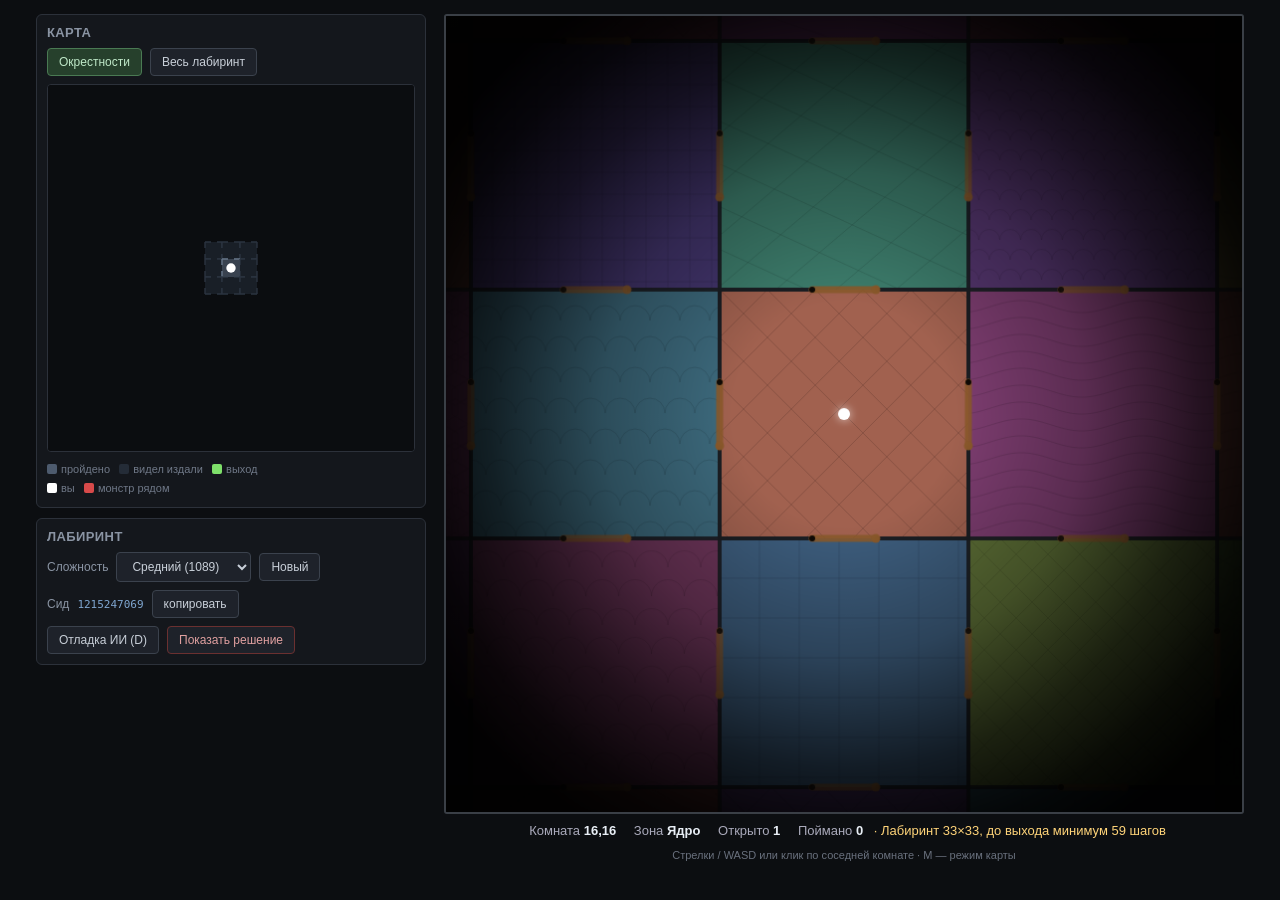
<file: index3.html>
<!DOCTYPE html>
<html lang="ru">
<head>
<meta charset="UTF-8">
<meta name="viewport" content="width=device-width, initial-scale=1">
<title>Лабиринт — v8 (генератор и карта)</title>
<style>
  * { box-sizing:border-box; }
  body { margin:0; background:#0c0e11; color:#ddd; font-family:sans-serif; padding:14px; }
  #app { display:flex; gap:18px; align-items:flex-start; justify-content:center; }
  #side { width:390px; flex:0 0 390px; }
  #stage { flex:0 1 auto; }
  @media (max-width:1230px){
    #app { flex-direction:column; align-items:center; }
    #side { order:2; width:min(390px,94vw); flex:none; }
    #stage { order:1; }
  }

  #game { background:#000; border:2px solid #3a3f46; border-radius:3px;
          cursor:pointer; display:block; width:min(800px,94vw); height:auto; aspect-ratio:1/1; }

  .panel { background:#14171c; border:1px solid #2c313a; border-radius:6px; padding:10px; margin-bottom:10px; }
  .row { display:flex; gap:8px; align-items:center; flex-wrap:wrap; }
  .row + .row { margin-top:8px; }
  label { font-size:12px; color:#93a; color:#8a94a3; }

  button, select {
    background:#1e222a; color:#c8cfd8; border:1px solid #3b424d; border-radius:4px;
    padding:6px 11px; font-size:12px; font-family:inherit; cursor:pointer;
  }
  button:hover { background:#262c36; color:#fff; }
  button.on { background:#26402c; border-color:#4a7a53; color:#bfe8c8; }
  button.danger { border-color:#6b3030; color:#e0a0a0; }

  #mapCanvas { background:#0b0d10; border:1px solid #2c313a; border-radius:4px;
               display:block; width:100%; height:auto; aspect-ratio:1/1; image-rendering:pixelated; }

  #info { margin-top:9px; font-size:13px; text-align:center; min-height:20px; color:#aab; }
  #msg { color:#ffd479; }
  .stat { display:inline-block; margin:0 7px; }
  .stat b { color:#e8eef5; font-weight:600; }
  #legend { font-size:11px; color:#6f7887; line-height:1.7; margin-top:8px; }
  .sw { display:inline-block; width:10px; height:10px; border-radius:2px; vertical-align:-1px; margin-right:4px; }
  #hint { margin-top:6px; font-size:11px; color:#69707d; text-align:center; }
  h3 { margin:0 0 8px; font-size:13px; color:#8a94a3; font-weight:600; letter-spacing:.4px; }
  code { color:#7fa6d0; font-size:11px; }
</style>
</head>
<body>

<div id="app">

  <aside id="side">
    <div class="panel">
      <h3>КАРТА</h3>
      <div class="row">
        <button id="modeLocal" class="on">Окрестности</button>
        <button id="modeFull">Весь лабиринт</button>
      </div>
      <div class="row"><canvas id="mapCanvas" width="380" height="380"></canvas></div>
      <div id="legend">
        <span class="sw" style="background:#4d5b6e"></span>пройдено &nbsp;
        <span class="sw" style="background:#242c37"></span>видел издали &nbsp;
        <span class="sw" style="background:#7ee06a"></span>выход<br>
        <span class="sw" style="background:#ffffff"></span>вы &nbsp;
        <span class="sw" style="background:#d84a4a"></span>монстр рядом
      </div>
    </div>

    <div class="panel">
      <h3>ЛАБИРИНТ</h3>
      <div class="row">
        <label>Сложность</label>
        <select id="diffSel">
          <option value="easy">Лёгкий (625)</option>
          <option value="normal" selected>Средний (1089)</option>
          <option value="hard">Сложный (1681)</option>
        </select>
        <button id="newBtn">Новый</button>
      </div>
      <div class="row">
        <label>Сид</label><code id="seedOut">—</code>
        <button id="copySeed">копировать</button>
      </div>
      <div class="row">
        <button id="dbgBtn">Отладка ИИ (D)</button>
        <button id="solBtn" class="danger">Показать решение</button>
      </div>
    </div>
  </aside>

  <div id="stage">
    <canvas id="game" width="800" height="800"></canvas>
    <div id="info">
      <span class="stat">Комната <b id="pos">–</b></span>
      <span class="stat">Зона <b id="zone">–</b></span>
      <span class="stat">Открыто <b id="explored">0</b></span>
      <span class="stat">Поймано <b id="caught">0</b></span>
      <span id="msg"></span>
    </div>
    <div id="hint">Стрелки / WASD или клик по соседней комнате · M — режим карты</div>
  </div>

</div>

<script>
'use strict';

// ============================================================
// 1. КОНСТАНТЫ
// ============================================================
const CANVAS_SIZE = 800;
const ROOM_SIZE   = 250;

const T_OPEN = 0.6, T_CLOSE = 0.6, T_MOVE = 0.9;

const DOOR_WIDTH = 64;
const DOOR_COLOR = '#8b5a2b';
const DOOR_LOCKED_COLOR = '#b22222';
const WALL_COLOR = '#1b1e23';

const DIR = {
  N:{dx:0,dy:-1,opp:'S'}, S:{dx:0,dy:1,opp:'N'},
  E:{dx:1,dy:0,opp:'W'},  W:{dx:-1,dy:0,opp:'E'},
};
const DIRS = ['N','S','E','W'];
const SWING_BY_DIR = {N:+1, S:-1, E:+1, W:-1};
const TAU = Math.PI*2;

const MONSTER_ACTIVE_RANGE = 12;   // дальше монстры «замирают»
const PATTERN_CACHE_MAX    = 90;   // LRU: 1000+ комнат в память не влезут

let DEBUG = false, SHOW_SOLUTION = false;

// ============================================================
// 2. НАСТРОЙКИ СЛОЖНОСТИ
// ============================================================
const DIFFICULTY = {
  easy: {
    label:'Лёгкий', size:25,
    zoneFrac:[0.34,0.58,0.78,1.00],
    sectors: [1, 1, 2, 3],
    throats: [0, 8, 3, 2],
    loops:   [1, 0.34, 0.18, 0.08],
    monsters:[0, 2, 3, 5],
    onPath:  [0, 0.20, 0.40, 0.65],
    zoneNames:['Ядро','Галереи','Ходы','Горло'],
  },
  normal: {
    label:'Средний', size:33,
    zoneFrac:[0.28,0.52,0.72,0.88,1.00],
    sectors: [1, 1, 3, 5, 6],
    throats: [0, 10, 2, 1, 1],
    loops:   [1, 0.28, 0.13, 0.05, 0.00],
    monsters:[1, 3, 6, 8, 10],
    onPath:  [0, 0.15, 0.35, 0.55, 0.75],
    zoneNames:['Ядро','Галереи','Ходы','Теснины','Горло'],
  },
  hard: {
    label:'Сложный', size:41,
    zoneFrac:[0.22,0.44,0.64,0.82,1.00],
    sectors: [1, 2, 4, 6, 8],
    throats: [0, 8, 2, 1, 1],
    loops:   [1, 0.22, 0.10, 0.03, 0.00],
    monsters:[2, 5, 9, 13, 16],
    onPath:  [0, 0.20, 0.45, 0.65, 0.85],
    zoneNames:['Ядро','Галереи','Ходы','Теснины','Горло'],
  },
};

// ============================================================
// 3. УТИЛИТЫ
// ============================================================
function mulberry32(seed){
  return function(){
    seed|=0; seed=seed+0x6D2B79F5|0;
    let t=Math.imul(seed^seed>>>15,1|seed);
    t=t+Math.imul(t^t>>>7,61|t)^t;
    return((t^t>>>14)>>>0)/4294967296;
  };
}
function clamp(v,a,b){ return v<a?a:(v>b?b:v); }
function easeInOut(t){ return t<0.5 ? 2*t*t : 1-Math.pow(-2*t+2,2)/2; }
function approach(cur,target,step){
  const d=target-cur;
  return Math.abs(d)<=step ? target : cur+Math.sign(d)*step;
}
function shuffle(arr, rnd){
  for(let i=arr.length-1;i>0;i--){
    const j=Math.floor(rnd()*(i+1));
    [arr[i],arr[j]]=[arr[j],arr[i]];
  }
  return arr;
}

// ============================================================
// 4. ГЕНЕРАТОР ЛАБИРИНТА
// ============================================================
function generateMaze(cfg, seed){
  const rnd = mulberry32(seed);
  const W = cfg.size, H = cfg.size;
  const cx = (W-1)>>1, cy = (H-1)>>1;
  const maxRing = Math.max(cx, cy);
  const NZ = cfg.zoneFrac.length;

  // --- сетка комнат ---
  const rooms = [];
  for (let y=0;y<H;y++){
    const row=[];
    for (let x=0;x<W;x++) row.push({N:'wall',S:'wall',E:'wall',W:'wall'});
    rooms.push(row);
  }
  const idx  = (x,y)=> y*W+x;
  const inB  = (x,y)=> x>=0 && y>=0 && x<W && y<H;
  const ring = (x,y)=> Math.max(Math.abs(x-cx), Math.abs(y-cy));

  function openEdge(x,y,d){
    const nx=x+DIR[d].dx, ny=y+DIR[d].dy;
    if (!inB(nx,ny)) return;
    rooms[y][x][d] = 'closed';
    rooms[ny][nx][DIR[d].opp] = 'closed';
  }

  // --- границы зон по кольцам ---
  const bounds = [];
  for (let i=0;i<NZ;i++){
    let b = Math.round(cfg.zoneFrac[i]*maxRing);
    if (i>0) b = Math.max(b, bounds[i-1]+1);
    bounds.push(Math.min(b, maxRing));
  }
  bounds[NZ-1] = maxRing;

  const zone = new Int8Array(W*H);
  for (let y=0;y<H;y++) for (let x=0;x<W;x++){
    const r=ring(x,y);
    let z=NZ-1;
    for (let i=0;i<NZ;i++) if (r<=bounds[i]){ z=i; break; }
    zone[idx(x,y)] = z;
  }
  const zoneOf = (x,y)=> zone[idx(x,y)];

  // --- секторы: угловые клинья со случайным поворотом ---
  const rot = [];
  for (let k=0;k<NZ;k++) rot.push(rnd());
  function sectorOf(x,y,k){
    const S = cfg.sectors[k];
    if (S<=1) return 0;
    let t = (Math.atan2(y-cy, x-cx) + Math.PI) / TAU;
    t = (t + rot[k]) % 1;
    return Math.floor(t*S) % S;
  }

  // --- клетки по зонам и секторам ---
  const zoneCells = Array.from({length:NZ},()=>[]);
  for (let y=0;y<H;y++) for (let x=0;x<W;x++) zoneCells[zoneOf(x,y)].push({x,y});

  // --- union-find ---
  const parent = new Int32Array(W*H);
  for (let i=0;i<W*H;i++) parent[i]=i;
  function find(a){ while(parent[a]!==a){ parent[a]=parent[parent[a]]; a=parent[a]; } return a; }
  function unite(a,b){ const ra=find(a), rb=find(b); if(ra===rb) return false; parent[ra]=rb; return true; }

  // --- прокладка внутри каждого сектора каждой зоны ---
  const zoneComponents = Array.from({length:NZ},()=>[]);

  for (let k=0;k<NZ;k++){
    const groups = new Map();
    for (const c of zoneCells[k]){
      const s = sectorOf(c.x,c.y,k);
      if (!groups.has(s)) groups.set(s,[]);
      groups.get(s).push(c);
    }

    for (const cells of groups.values()){
      const inGroup = new Set(cells.map(c=>idx(c.x,c.y)));

      // рёбра внутри сектора
      const edges=[];
      for (const c of cells){
        for (const d of ['E','S']){
          const nx=c.x+DIR[d].dx, ny=c.y+DIR[d].dy;
          if (!inB(nx,ny)) continue;
          if (!inGroup.has(idx(nx,ny))) continue;
          edges.push({x:c.x,y:c.y,d});
        }
      }
      shuffle(edges, rnd);

      // остовное дерево + петли
      const leftovers=[];
      for (const e of edges){
        const a=idx(e.x,e.y);
        const b=idx(e.x+DIR[e.d].dx, e.y+DIR[e.d].dy);
        if (unite(a,b)) openEdge(e.x,e.y,e.d);
        else leftovers.push(e);
      }
      const p = cfg.loops[k];
      for (const e of leftovers) if (rnd()<p) openEdge(e.x,e.y,e.d);

      // компоненты сектора (клин может распасться на углах)
      const byRoot = new Map();
      for (const c of cells){
        const r = find(idx(c.x,c.y));
        if (!byRoot.has(r)) byRoot.set(r,[]);
        byRoot.get(r).push(c);
      }
      for (const comp of byRoot.values()) zoneComponents[k].push(comp);
    }
  }

  // --- горловины: каждая компонента зоны k цепляется к зоне k-1 ---
  function connectComponent(comp, k){
    const want = Math.max(1, cfg.throats[k]);
    const cands=[];
    for (const c of comp){
      for (const d of DIRS){
        const nx=c.x+DIR[d].dx, ny=c.y+DIR[d].dy;
        if (!inB(nx,ny)) continue;
        if (zoneOf(nx,ny) !== k-1) continue;
        cands.push({x:c.x,y:c.y,d, ang:Math.atan2(c.y-cy, c.x-cx)});
      }
    }
    if (!cands.length){
      // клин не касается внутренней зоны — цепляем к любому соседу поменьше
      for (const c of comp){
        for (const d of DIRS){
          const nx=c.x+DIR[d].dx, ny=c.y+DIR[d].dy;
          if (!inB(nx,ny)) continue;
          if (zoneOf(nx,ny) > k) continue;
          if (find(idx(nx,ny)) === find(idx(c.x,c.y))) continue;
          cands.push({x:c.x,y:c.y,d, ang:Math.atan2(c.y-cy, c.x-cx)});
        }
      }
    }
    if (!cands.length) return;

    cands.sort((a,b)=>a.ang-b.ang);
    const n = Math.min(want, cands.length);
    const off = rnd();
    const picked = new Set();
    for (let i=0;i<n;i++){
      let j = Math.floor(((i+off)/n)*cands.length) % cands.length;
      let guard=0;
      while (picked.has(j) && guard++<cands.length) j=(j+1)%cands.length;
      picked.add(j);
      const e = cands[j];
      openEdge(e.x,e.y,e.d);
      unite(idx(e.x,e.y), idx(e.x+DIR[e.d].dx, e.y+DIR[e.d].dy));
    }
  }

  for (let k=1;k<NZ;k++)
    for (const comp of zoneComponents[k]) connectComponent(comp, k);

  // --- страховка: всё должно быть достижимо из центра ---
  const startX=cx, startY=cy;
  function bfsFrom(sx0, sy0){
    const dist = new Int32Array(W*H).fill(-1);
    const from = new Int32Array(W*H).fill(-1);
    const q=[idx(sx0,sy0)];
    dist[q[0]]=0;
    for (let h=0; h<q.length; h++){
      const cur=q[h], x=cur%W, y=(cur/W)|0;
      for (const d of DIRS){
        if (rooms[y][x][d]==='wall') continue;
        const nx=x+DIR[d].dx, ny=y+DIR[d].dy;
        if (!inB(nx,ny)) continue;
        const ni=idx(nx,ny);
        if (dist[ni]!==-1) continue;
        dist[ni]=dist[cur]+1; from[ni]=cur;
        q.push(ni);
      }
    }
    return {dist, from};
  }

  let {dist, from} = bfsFrom(startX,startY);
  for (let pass=0; pass<6; pass++){
    let repaired=false;
    for (let y=0;y<H;y++) for (let x=0;x<W;x++){
      if (dist[idx(x,y)]!==-1) continue;
      // ищем достижимого соседа — предпочитаем внутрь (меньшая зона)
      let best=null;
      for (const d of DIRS){
        const nx=x+DIR[d].dx, ny=y+DIR[d].dy;
        if (!inB(nx,ny)) continue;
        if (dist[idx(nx,ny)]===-1) continue;
        const score = zoneOf(nx,ny)*10 + rnd();
        if (!best || score<best.score) best={d, score};
      }
      if (best){ openEdge(x,y,best.d); repaired=true; }
    }
    if (!repaired) break;
    ({dist, from} = bfsFrom(startX,startY));
  }

  // --- выход: дальняя клетка на внешней границе ---
  const rim=[];
  for (let y=0;y<H;y++) for (let x=0;x<W;x++){
    if (ring(x,y)!==maxRing) continue;
    const dd = dist[idx(x,y)];
    if (dd>0) rim.push({x,y,d:dd});
  }
  rim.sort((a,b)=>b.d-a.d);
  const pool = rim.slice(0, Math.max(1, Math.floor(rim.length*0.25)));
  const ex = pool[Math.floor(rnd()*pool.length)];

  let exitDir='N';
  if (ex.y===0) exitDir='N';
  else if (ex.y===H-1) exitDir='S';
  else if (ex.x===0) exitDir='W';
  else exitDir='E';

  // --- решающий путь ---
  const solution=[];
  {
    let cur=idx(ex.x,ex.y);
    while(cur!==-1){ solution.push({x:cur%W, y:(cur/W)|0}); cur=from[cur]; }
    solution.reverse();
  }
  const solutionSet = new Set(solution.map(p=>`${p.x},${p.y}`));

  return {
    w:W, h:H, rooms, cfg, seed,
    cx, cy, maxRing, NZ, bounds,
    zone, zoneOf:(x,y)=>zone[y*W+x],
    start:{x:startX,y:startY},
    exit:{x:ex.x, y:ex.y}, exitDir,
    dist, solution, solutionSet,
    pathLen: solution.length-1,
  };
}

// ============================================================
// 5. СОСТОЯНИЕ МИРА
// ============================================================
let MAP=null;
let WORLD_SEED=0;
let visited=new Set();     // где был лично
let seen=new Set();        // что видел на экране
let gameWon=false;

function inBounds(x,y){ return x>=0 && y>=0 && x<MAP.w && y<MAP.h; }
function sideType(x,y,dir){ return MAP.rooms[y][x][dir]; }
function zoneAt(x,y){ return MAP.zone[y*MAP.w+x]; }

function doorKey(x,y,dir){
  const nx=x+DIR[dir].dx, ny=y+DIR[dir].dy;
  if (y<ny || (y===ny && x<nx)) return `${x},${y},${dir}`;
  return `${nx},${ny},${DIR[dir].opp}`;
}
function parseDoorKey(k){ const p=k.split(','); return {x:+p[0], y:+p[1], dir:p[2]}; }
function doorTypeByKey(k){ const p=parseDoorKey(k); return MAP.rooms[p.y][p.x][p.dir]; }

// ============================================================
// 6. КАМЕРА И ГЕОМЕТРИЯ
// ============================================================
let camX=0, camY=0;
const roomCX = rx => rx*ROOM_SIZE;
const roomCY = ry => ry*ROOM_SIZE;
const sx = wx => wx - camX + CANVAS_SIZE/2;
const sy = wy => wy - camY + CANVAS_SIZE/2;

function doorGeom(key){
  const k=parseDoorKey(key);
  const cx=roomCX(k.x), cy=roomCY(k.y);
  if (k.dir==='E'){
    const wx=cx+ROOM_SIZE/2;
    return {p1x:wx,p1y:cy-DOOR_WIDTH/2,p2x:wx,p2y:cy+DOOR_WIDTH/2,mx:wx,my:cy};
  }
  const wy=cy+ROOM_SIZE/2;
  return {p1x:cx-DOOR_WIDTH/2,p1y:wy,p2x:cx+DOOR_WIDTH/2,p2y:wy,mx:cx,my:wy};
}
function doorCenter(rx,ry,dir){
  return {x:roomCX(rx)+DIR[dir].dx*ROOM_SIZE/2, y:roomCY(ry)+DIR[dir].dy*ROOM_SIZE/2};
}
function clampToRoom(pt, room, margin){
  const cx=roomCX(room.x), cy=roomCY(room.y), h=ROOM_SIZE/2-margin;
  return {x:clamp(pt.x,cx-h,cx+h), y:clamp(pt.y,cy-h,cy+h)};
}

// ============================================================
// 7. ДВЕРИ
// ============================================================
const doorAnims = new Map();

function requestDoorOpen(key, sign, user){
  let a=doorAnims.get(key);
  if (!a){ a={key,angle:0,target:sign*90,users:new Set()}; doorAnims.set(key,a); }
  else if (Math.abs(a.angle)>1) a.target=Math.sign(a.angle)*90;
  else a.target=sign*90;
  a.users.add(user);
  return a;
}
function releaseDoor(key,user){
  const a=doorAnims.get(key);
  if(!a) return;
  a.users.delete(user);
  if (a.users.size===0) a.target=0;
}
function doorPassable(key){
  const a=doorAnims.get(key);
  return !!a && Math.abs(a.angle)>=88;
}
function updateDoors(dt){
  for (const a of [...doorAnims.values()]){
    a.angle = approach(a.angle, a.target, (a.target===0?90/T_CLOSE:90/T_OPEN)*dt);
    if (a.angle===0 && a.target===0 && a.users.size===0) doorAnims.delete(a.key);
  }
}

// ============================================================
// 8. ИГРОК
// ============================================================
const player={x:0,y:0};
const visual={offsetX:0,offsetY:0};
let move=null;

function markSeen(rx,ry){
  for (let dy=-1;dy<=1;dy++) for (let dx=-1;dx<=1;dx++){
    const nx=rx+dx, ny=ry+dy;
    if (inBounds(nx,ny)) seen.add(`${nx},${ny}`);
  }
}
function enterRoom(rx,ry){
  visited.add(`${rx},${ry}`);
  markSeen(rx,ry);
  mapDirty=true;
  posEl.textContent = `${rx},${ry}`;
  zoneEl.textContent = MAP.cfg.zoneNames[zoneAt(rx,ry)];
  exploredEl.textContent = visited.size;
  if (rx===MAP.exit.x && ry===MAP.exit.y) onWin();
}

function startMove(dir){
  if (move || gameWon) return;
  const t=sideType(player.x,player.y,dir);
  if (t==='wall'){ flashMessage('Там стена'); return; }
  if (t==='locked'){ flashMessage('Дверь заперта'); return; }
  const key=doorKey(player.x,player.y,dir);
  requestDoorOpen(key, SWING_BY_DIR[dir], 'player');
  move={dir,key,phase:'opening',progress:0};
}

function updatePlayer(dt){
  if (!move) return;
  if (move.phase==='opening'){
    if (doorPassable(move.key)){ move.phase='moving'; move.progress=0; }
    return;
  }
  move.progress+=dt;
  const t=Math.min(move.progress/T_MOVE,1);
  const e=easeInOut(t);
  visual.offsetX=DIR[move.dir].dx*ROOM_SIZE*e;
  visual.offsetY=DIR[move.dir].dy*ROOM_SIZE*e;
  if (t>=1){
    player.x+=DIR[move.dir].dx;
    player.y+=DIR[move.dir].dy;
    visual.offsetX=0; visual.offsetY=0;
    releaseDoor(move.key,'player');
    move=null;
    enterRoom(player.x,player.y);
  }
}
const playerWorld = ()=>({x:camX,y:camY});
function playerRoomForAI(){
  return {
    x: clamp(Math.round(camX/ROOM_SIZE),0,MAP.w-1),
    y: clamp(Math.round(camY/ROOM_SIZE),0,MAP.h-1),
  };
}

// ============================================================
// 9. МОНСТРЫ
// ============================================================
const MONSTER_TYPES = {
  monster1: {
    id:'monster1', title:'Ползун',
    chaseSpeed:85, wanderSpeed:32, size:13,
    bodyColor:'#5a1f1f', shellColor:'#8e2b2b', legColor:'#3a1414',
    eyeColor:'#ffd24a', auraColor:'rgba(200,40,40,',
    sightAdjacent:true, sightNeedsPassage:true, noticeDoors:true,
    canOpenDoors:true, canOpenLocked:false, catchRadius:20,
    draw:drawMonster1,
  }
};

let monsters=[], caughtCount=0;

function spawnMonster(typeId,rx,ry){
  const cfg=MONSTER_TYPES[typeId];
  monsters.push({
    cfg, home:{x:rx,y:ry}, room:{x:rx,y:ry},
    x:roomCX(rx), y:roomCY(ry), facing:0,
    state:'idle', reason:'', targetRoom:null, cross:null,
    ignoreDoorKey:null, wanderTarget:null, wanderWait:0,
    alert:0, alertMark:'!', stun:0, moving:0,
  });
}

function placeMonsters(rnd){
  monsters=[]; caughtCount=0; caughtEl.textContent='0';
  const cfg=MAP.cfg;
  const pathByZone=Array.from({length:MAP.NZ},()=>[]);
  for (const p of MAP.solution){
    const d=MAP.dist[p.y*MAP.w+p.x];
    if (d>8) pathByZone[zoneAt(p.x,p.y)].push(p);
  }
  const freeByZone=Array.from({length:MAP.NZ},()=>[]);
  for (let y=0;y<MAP.h;y++) for (let x=0;x<MAP.w;x++){
    const d=MAP.dist[y*MAP.w+x];
    if (d<6) continue;
    let deg=0; for (const dd of DIRS) if (MAP.rooms[y][x][dd]!=='wall') deg++;
    if (deg===0) continue;
    freeByZone[zoneAt(x,y)].push({x,y});
  }
  for (const a of freeByZone) shuffle(a,rnd);
  for (const a of pathByZone) shuffle(a,rnd);

  for (let k=0;k<MAP.NZ;k++){
    const n=cfg.monsters[k]||0;
    const bias=cfg.onPath[k]||0;
    for (let i=0;i<n;i++){
      let cell=null;
      if (rnd()<bias && pathByZone[k].length) cell=pathByZone[k].pop();
      else if (freeByZone[k].length)          cell=freeByZone[k].pop();
      if (cell) spawnMonster('monster1', cell.x, cell.y);
    }
  }
}

function monsterCanPass(m,rx,ry,dir){
  const t=sideType(rx,ry,dir);
  if (t==='wall') return false;
  if (t==='locked' && !m.cfg.canOpenLocked) return false;
  return true;
}
const isOrthAdjacent=(a,b)=>Math.abs(a.x-b.x)+Math.abs(a.y-b.y)===1;
function dirBetween(f,t){
  for (const d of DIRS) if (f.x+DIR[d].dx===t.x && f.y+DIR[d].dy===t.y) return d;
  return null;
}

function bfsNextDir(m, from, to){
  if (from.x===to.x && from.y===to.y) return null;
  const W=MAP.w, idx=(x,y)=>y*W+x;
  const prev=new Map(), seenSet=new Set([idx(from.x,from.y)]);
  const q=[{x:from.x,y:from.y}];
  for (let h=0; h<q.length; h++){
    const cur=q[h];
    for (const d of DIRS){
      if (!monsterCanPass(m,cur.x,cur.y,d)) continue;
      const nx=cur.x+DIR[d].dx, ny=cur.y+DIR[d].dy;
      if (!inBounds(nx,ny)) continue;
      const k=idx(nx,ny);
      if (seenSet.has(k)) continue;
      seenSet.add(k);
      prev.set(k,{x:cur.x,y:cur.y,d});
      if (nx===to.x && ny===to.y){
        let cx=nx, cy=ny;
        for(;;){
          const p=prev.get(idx(cx,cy));
          if (p.x===from.x && p.y===from.y) return p.d;
          cx=p.x; cy=p.y;
        }
      }
      q.push({x:nx,y:ny});
    }
  }
  return null;
}

function setChase(m,room,reason,mark){
  if (m.state!=='chase'){ m.alert=1.4; m.alertMark=mark; }
  m.state='chase'; m.reason=reason;
  m.targetRoom={x:room.x,y:room.y};
  m.wanderTarget=null; m.wanderWait=0;
}

function updateMonsterSenses(m){
  if (m.stun>0) return false;
  const cfg=m.cfg, pr=playerRoomForAI();
  if (pr.x===m.room.x && pr.y===m.room.y){ setChase(m,pr,'sight','!'); return true; }
  if (cfg.sightAdjacent && isOrthAdjacent(m.room,pr)){
    const d=dirBetween(m.room,pr);
    if (!cfg.sightNeedsPassage || monsterCanPass(m,m.room.x,m.room.y,d)){
      setChase(m,pr,'sight','!'); return true;
    }
  }
  return false;
}

function onMonsterEnterRoom(m){
  if (!m.cfg.noticeDoors) return;
  let best=null,bestAngle=0;
  for (const d of DIRS){
    if (!monsterCanPass(m,m.room.x,m.room.y,d)) continue;
    const key=doorKey(m.room.x,m.room.y,d);
    if (key===m.ignoreDoorKey) continue;
    const a=doorAnims.get(key);
    if (!a || a.users.has(m)) continue;
    if (Math.abs(a.angle)>bestAngle){ bestAngle=Math.abs(a.angle); best=d; }
  }
  if (best) setChase(m,{x:m.room.x+DIR[best].dx,y:m.room.y+DIR[best].dy},'trail','?');
}

function moveToward(m,tx,ty,speed,dt){
  const dx=tx-m.x, dy=ty-m.y, dist=Math.hypot(dx,dy);
  if (dist<0.5){ m.moving=0; return true; }
  const step=Math.min(speed*dt,dist);
  m.x+=dx/dist*step; m.y+=dy/dist*step; m.moving=speed;
  let diff=Math.atan2(dy,dx)-m.facing;
  while(diff>Math.PI) diff-=TAU;
  while(diff<-Math.PI) diff+=TAU;
  m.facing+=diff*Math.min(1,dt*8);
  return step>=dist;
}

function updateMonster(m,dt){
  const cfg=m.cfg;
  if (m.alert>0) m.alert-=dt;
  if (m.stun>0){ m.stun-=dt; m.moving=0; return; }

  const far = Math.max(Math.abs(m.room.x-player.x), Math.abs(m.room.y-player.y)) > MONSTER_ACTIVE_RANGE;
  if (far && !m.cross){ m.moving=0; return; }

  updateMonsterSenses(m);

  if (m.cross){
    const cr=m.cross, dc=doorCenter(cr.from.x,cr.from.y,cr.dir);
    if (!cr.entered && m.targetRoom && m.targetRoom.x===cr.from.x && m.targetRoom.y===cr.from.y){
      releaseDoor(cr.key,m); m.cross=null; return;
    }
    if (cr.stage==='approach'){
      if (cfg.canOpenDoors && Math.hypot(dc.x-m.x,dc.y-m.y)<ROOM_SIZE*0.45 && !cr.requested){
        requestDoorOpen(cr.key, SWING_BY_DIR[cr.dir], m); cr.requested=true;
      }
      if (moveToward(m,dc.x,dc.y,cfg.chaseSpeed,dt)){
        if (doorPassable(cr.key)) cr.stage='pass'; else m.moving=0;
      }
      return;
    }
    const ex=dc.x+DIR[cr.dir].dx*ROOM_SIZE*0.42;
    const ey=dc.y+DIR[cr.dir].dy*ROOM_SIZE*0.42;
    const done=moveToward(m,ex,ey,cfg.chaseSpeed,dt);
    if (!cr.entered){
      const axis=DIR[cr.dir].dx+DIR[cr.dir].dy;
      const along=(DIR[cr.dir].dx!==0)?(m.x-dc.x):(m.y-dc.y);
      if (along*axis>0){
        cr.entered=true;
        m.room={x:cr.to.x,y:cr.to.y};
        m.ignoreDoorKey=cr.key;
        if (!updateMonsterSenses(m)) onMonsterEnterRoom(m);
      }
    }
    if (done){ releaseDoor(cr.key,m); m.cross=null; }
    return;
  }

  const pr=playerRoomForAI();
  if (pr.x===m.room.x && pr.y===m.room.y){
    const p=playerWorld(), t=clampToRoom(p,m.room,14);
    moveToward(m,t.x,t.y,cfg.chaseSpeed,dt);
    if (!gameWon && Math.hypot(p.x-m.x,p.y-m.y)<cfg.catchRadius) onCatch(m);
    return;
  }

  if (m.targetRoom && (m.targetRoom.x!==m.room.x || m.targetRoom.y!==m.room.y)){
    const d=bfsNextDir(m,m.room,m.targetRoom);
    if (d){
      m.cross={ key:doorKey(m.room.x,m.room.y,d), dir:d,
        from:{x:m.room.x,y:m.room.y},
        to:{x:m.room.x+DIR[d].dx,y:m.room.y+DIR[d].dy},
        stage:'approach', requested:false, entered:false };
      return;
    }
    m.targetRoom=null;
  }

  m.state='idle'; m.reason=''; m.targetRoom=null; m.ignoreDoorKey=null;
  if (m.wanderWait>0){ m.wanderWait-=dt; m.moving=0; return; }
  if (!m.wanderTarget){
    const mg=ROOM_SIZE*0.5-34;
    m.wanderTarget={ x:roomCX(m.room.x)+(Math.random()*2-1)*mg,
                     y:roomCY(m.room.y)+(Math.random()*2-1)*mg };
  }
  if (moveToward(m,m.wanderTarget.x,m.wanderTarget.y,cfg.wanderSpeed,dt)){
    m.wanderTarget=null; m.wanderWait=0.4+Math.random()*1.6;
  }
}

function onCatch(m){
  caughtCount++; caughtEl.textContent=caughtCount;
  flashMessage('Монстр вас настиг!');
  if (m.cross) releaseDoor(m.cross.key,m);
  m.cross=null;
  m.room={x:m.home.x,y:m.home.y};
  m.x=roomCX(m.home.x); m.y=roomCY(m.home.y);
  m.state='idle'; m.reason=''; m.targetRoom=null;
  m.wanderTarget=null; m.ignoreDoorKey=null;
  m.stun=2.0; m.alert=0;
}

// ============================================================
// 10. ТЕКСТУРЫ ПОЛА (LRU-кэш)
// ============================================================
const patternCache=new Map();

function getRoomPattern(rx,ry){
  const key=`${rx},${ry}`;
  const hit=patternCache.get(key);
  if (hit){ patternCache.delete(key); patternCache.set(key,hit); return hit; }

  const off=document.createElement('canvas');
  off.width=ROOM_SIZE; off.height=ROOM_SIZE;
  const c=off.getContext('2d');
  const rng=mulberry32(((rx*374761393 + ry*668265263 + WORLD_SEED) ^ 0x5bd1e995)|0);
  const r=()=>rng();

  c.strokeStyle='rgba(0,0,0,0.15)';
  c.lineWidth=1;
  const S=ROOM_SIZE;
  const texType=Math.floor(r()*10);
  const step=18+Math.floor(r()*32);
  const line=(x1,y1,x2,y2)=>{c.beginPath();c.moveTo(x1,y1);c.lineTo(x2,y2);c.stroke();};
  const parallels=(ang,st)=>{
    const dx=Math.cos(ang),dy=Math.sin(ang),nx=-dy,ny=dx,maxD=S*1.2,len=S*1.5;
    for(let d=-maxD;d<maxD;d+=st){
      const px=S/2+nx*d, py=S/2+ny*d;
      line(px-dx*len,py-dy*len,px+dx*len,py+dy*len);
    }
  };

  if (texType===0){ for(let i=step;i<S;i+=step){ line(i,0,i,S); line(0,i,S,i);} }
  else if (texType===1){ parallels(0.3+r()*1.0, step); }
  else if (texType===2){ const a=0.3+r()*0.6; parallels(a,step); parallels(a+Math.PI/2,step); }
  else if (texType===3){
    const bh=14+Math.floor(r()*16), bw=28+Math.floor(r()*34);
    for(let row=0;row*bh<S;row++){
      const y=row*bh; line(0,y,S,y);
      const o=(row%2)*(bw/2);
      for(let x=o;x<S;x+=bw) line(x,y,x,y+bh);
    }
  }
  else if (texType===4){
    const rs=14+Math.floor(r()*24);
    for(let rad=rs;rad<S*0.85;rad+=rs){c.beginPath();c.arc(S/2,S/2,rad,0,TAU);c.stroke();}
  }
  else if (texType===5){
    const sl=14+Math.floor(r()*14);
    for(let row=-2;row*sl<S+sl*2;row++)
      for(let col=-2;col*sl<S+sl*2;col++){
        const bx=col*sl,by=row*sl;
        if((row+col)%2===0) line(bx,by,bx+sl,by+sl); else line(bx+sl,by,bx,by+sl);
      }
  }
  else if (texType===6){
    const hr=13+Math.floor(r()*16), hh=hr*Math.sqrt(3), hw=hr*2;
    for(let row=-1;row*hh*0.5<S+hh;row++)
      for(let col=-1;col*hw*0.75<S+hw;col++){
        const ccx=col*hw*0.75+((row%2)?hw*0.375:0), ccy=row*hh*0.5;
        c.beginPath();
        for(let i=0;i<6;i++){
          const a=(i/6)*TAU-Math.PI/6;
          const x=ccx+Math.cos(a)*hr, y=ccy+Math.sin(a)*hr;
          if(i===0)c.moveTo(x,y); else c.lineTo(x,y);
        }
        c.closePath(); c.stroke();
      }
  }
  else if (texType===7){
    const amp=4+r()*10, fr=0.015+r()*0.04, ph=r()*TAU, ws=16+Math.floor(r()*26);
    for(let y=ws;y<S;y+=ws){
      c.beginPath();
      for(let x=0;x<=S;x+=3){
        const wy=y+Math.sin(x*fr+ph)*amp;
        if(x===0)c.moveTo(x,wy); else c.lineTo(x,wy);
      }
      c.stroke();
    }
  }
  else if (texType===8){
    parallels(0.4+r()*0.4, 20+Math.floor(r()*20));
    parallels(-(0.4+r()*0.4), 20+Math.floor(r()*20));
  }
  else {
    const tw=20+Math.floor(r()*20), th=16+Math.floor(r()*16);
    for(let row=-1;row*th<S+th;row++){
      const o=(row%2)*(tw/2);
      for(let col=-1;col*tw<S+tw;col++){
        c.beginPath(); c.arc(col*tw+o+tw/2,row*th+th,tw/2,Math.PI,TAU); c.stroke();
      }
    }
  }

  patternCache.set(key,off);
  if (patternCache.size>PATTERN_CACHE_MAX){
    const oldest=patternCache.keys().next().value;
    patternCache.delete(oldest);
  }
  return off;
}

function roomColor(x,y){
  const n=((x*73856093)^(y*19349663)^WORLD_SEED);
  const hue=((n%360)+360)%360;
  const z=zoneAt(x,y);
  const lig = 47 - z*4.5;          // к краю темнеет
  const sat = 34 - z*4;            // и обесцвечивается
  return `hsl(${hue}, ${sat}%, ${lig}%)`;
}

// ============================================================
// 11. РЕНДЕР ИГРОВОГО ПОЛЯ
// ============================================================
const canvas=document.getElementById('game');
const ctx=canvas.getContext('2d');
const posEl=document.getElementById('pos');
const zoneEl=document.getElementById('zone');
const exploredEl=document.getElementById('explored');
const caughtEl=document.getElementById('caught');
const msgEl=document.getElementById('msg');

function alphaForWorld(wx,wy){
  const d=Math.hypot((wx-camX)/ROOM_SIZE,(wy-camY)/ROOM_SIZE);
  return clamp(1-0.22*d,0.42,1);
}

function render(time){
  ctx.fillStyle='#000';
  ctx.fillRect(0,0,CANVAS_SIZE,CANVAS_SIZE);

  const visible=[], half=ROOM_SIZE/2;
  for (let ry=player.y-3; ry<=player.y+3; ry++){
    for (let rx=player.x-3; rx<=player.x+3; rx++){
      if (!inBounds(rx,ry)) continue;
      const cx=roomCX(rx), cy=roomCY(ry);
      const l=sx(cx-half), t=sy(cy-half);
      if (l>CANVAS_SIZE||t>CANVAS_SIZE||l+ROOM_SIZE<0||t+ROOM_SIZE<0) continue;
      visible.push({rx,ry,cx,cy,l,t,alpha:alphaForWorld(cx,cy)});
    }
  }

  for (const r of visible){
    ctx.save();
    ctx.globalAlpha=r.alpha;
    ctx.fillStyle=roomColor(r.rx,r.ry);
    ctx.fillRect(r.l,r.t,ROOM_SIZE,ROOM_SIZE);
    ctx.save();
    ctx.beginPath(); ctx.rect(r.l,r.t,ROOM_SIZE,ROOM_SIZE); ctx.clip();
    ctx.drawImage(getRoomPattern(r.rx,r.ry),r.l,r.t);
    ctx.restore();
    ctx.restore();
    if (r.rx===MAP.exit.x && r.ry===MAP.exit.y) drawExitGate(r,time);
  }

  for (const r of visible) drawRoomWalls(r);

  const keys=new Set();
  for (const r of visible)
    for (const side of DIRS)
      if (sideType(r.rx,r.ry,side)!=='wall') keys.add(doorKey(r.rx,r.ry,side));
  for (const k of keys) drawDoorLeaf(k);

  for (const m of monsters){
    if (Math.max(Math.abs(m.room.x-player.x),Math.abs(m.room.y-player.y))>3) continue;
    drawMonster(m,time);
  }

  drawFog();

  ctx.fillStyle='#fff';
  ctx.shadowColor='rgba(255,255,255,0.7)'; ctx.shadowBlur=10;
  ctx.beginPath(); ctx.arc(CANVAS_SIZE/2,CANVAS_SIZE/2,6,0,TAU); ctx.fill();
  ctx.shadowBlur=0;

  if (DEBUG) drawDebug();
  if (gameWon) drawWinOverlay(time);
}

function drawExitGate(r,time){
  const d=MAP.exitDir, pulse=0.55+0.45*Math.sin(time*3);
  const cx=r.l+ROOM_SIZE/2, cy=r.t+ROOM_SIZE/2;
  let gx=cx, gy=cy;
  if (d==='N') gy=r.t; else if (d==='S') gy=r.t+ROOM_SIZE;
  else if (d==='W') gx=r.l; else gx=r.l+ROOM_SIZE;

  ctx.save();
  const g=ctx.createRadialGradient(gx,gy,4,gx,gy,ROOM_SIZE*0.7);
  g.addColorStop(0,`rgba(140,255,140,${0.55*pulse})`);
  g.addColorStop(0.5,`rgba(90,220,110,${0.18*pulse})`);
  g.addColorStop(1,'rgba(0,0,0,0)');
  ctx.fillStyle=g;
  ctx.beginPath(); ctx.arc(gx,gy,ROOM_SIZE*0.7,0,TAU); ctx.fill();

  ctx.strokeStyle=`rgba(170,255,170,${0.8*pulse})`;
  ctx.lineWidth=7; ctx.lineCap='round';
  ctx.beginPath();
  if (d==='N'||d==='S'){ ctx.moveTo(gx-DOOR_WIDTH/2,gy); ctx.lineTo(gx+DOOR_WIDTH/2,gy); }
  else { ctx.moveTo(gx,gy-DOOR_WIDTH/2); ctx.lineTo(gx,gy+DOOR_WIDTH/2); }
  ctx.stroke();

  ctx.fillStyle='rgba(190,255,190,0.9)';
  ctx.font='bold 15px sans-serif'; ctx.textAlign='center';
  ctx.fillText('ВЫХОД', cx, cy+5);
  ctx.restore();
}

function drawRoomWalls(r){
  const x0=r.l, y0=r.t;
  for (const side of DIRS){
    const t=sideType(r.rx,r.ry,side);
    let ax,ay,bx,by;
    if (side==='N'){ax=x0;ay=y0;bx=x0+ROOM_SIZE;by=y0;}
    if (side==='S'){ax=x0;ay=y0+ROOM_SIZE;bx=x0+ROOM_SIZE;by=y0+ROOM_SIZE;}
    if (side==='E'){ax=x0+ROOM_SIZE;ay=y0;bx=x0+ROOM_SIZE;by=y0+ROOM_SIZE;}
    if (side==='W'){ax=x0;ay=y0;bx=x0;by=y0+ROOM_SIZE;}
    if (t==='wall'){ strokeLine(ax,ay,bx,by,WALL_COLOR,4,r.alpha); continue; }
    const mx=(ax+bx)/2,my=(ay+by)/2,len=Math.hypot(bx-ax,by-ay);
    const ux=(bx-ax)/len,uy=(by-ay)/len;
    strokeLine(ax,ay,mx-ux*DOOR_WIDTH/2,my-uy*DOOR_WIDTH/2,WALL_COLOR,4,r.alpha);
    strokeLine(mx+ux*DOOR_WIDTH/2,my+uy*DOOR_WIDTH/2,bx,by,WALL_COLOR,4,r.alpha);
  }
}

function drawDoorLeaf(key){
  const g=doorGeom(key), a=doorAnims.get(key), angle=a?a.angle:0;
  const p1x=sx(g.p1x),p1y=sy(g.p1y),p2x=sx(g.p2x),p2y=sy(g.p2y);
  const rad=angle*Math.PI/180, vx=p2x-p1x, vy=p2y-p1y;
  const c=Math.cos(rad), s=Math.sin(rad);
  const hx=p1x+vx*c-vy*s, hy=p1y+vx*s+vy*c;
  const color=doorTypeByKey(key)==='locked'?DOOR_LOCKED_COLOR:DOOR_COLOR;
  ctx.save();
  ctx.globalAlpha=Math.max(alphaForWorld(g.mx,g.my),0.7);
  ctx.strokeStyle=color; ctx.lineWidth=7; ctx.lineCap='round';
  ctx.beginPath(); ctx.moveTo(p1x,p1y); ctx.lineTo(hx,hy); ctx.stroke();
  ctx.fillStyle=color; ctx.beginPath(); ctx.arc(hx,hy,4.5,0,TAU); ctx.fill();
  ctx.fillStyle='#000'; ctx.beginPath(); ctx.arc(p1x,p1y,3,0,TAU); ctx.fill();
  ctx.restore();
}

function strokeLine(ax,ay,bx,by,color,w,alpha){
  ctx.save(); ctx.globalAlpha=alpha;
  ctx.strokeStyle=color; ctx.lineWidth=w;
  ctx.beginPath(); ctx.moveTo(ax,ay); ctx.lineTo(bx,by); ctx.stroke();
  ctx.restore();
}

function drawFog(){
  const c=CANVAS_SIZE/2;
  const g=ctx.createRadialGradient(c,c,ROOM_SIZE*0.45,c,c,ROOM_SIZE*1.95);
  g.addColorStop(0.00,'rgba(0,0,0,0)');
  g.addColorStop(0.35,'rgba(0,0,0,0.28)');
  g.addColorStop(0.65,'rgba(0,0,0,0.70)');
  g.addColorStop(0.85,'rgba(0,0,0,0.90)');
  g.addColorStop(1.00,'rgba(0,0,0,0.98)');
  ctx.fillStyle=g; ctx.fillRect(0,0,CANVAS_SIZE,CANVAS_SIZE);
}

function drawMonster(m,time){
  const px=sx(m.x),py=sy(m.y);
  if (px<-60||py<-60||px>CANVAS_SIZE+60||py>CANVAS_SIZE+60) return;
  const alpha=alphaForWorld(m.x,m.y);
  m.cfg.draw(m,px,py,alpha,time);
  if (m.alert>0){
    ctx.save();
    ctx.globalAlpha=alpha*Math.min(1,m.alert*2);
    ctx.fillStyle=m.alertMark==='!'?'#ff5555':'#ffcc55';
    ctx.font='bold 20px sans-serif'; ctx.textAlign='center';
    ctx.fillText(m.alertMark,px,py-m.cfg.size*2.2);
    ctx.restore();
  }
}

function drawMonster1(m,px,py,alpha,time){
  const cfg=m.cfg,R=cfg.size,chasing=(m.state==='chase');
  if (chasing && m.stun<=0){
    const pulse=0.35+0.15*Math.sin(time*6);
    const g=ctx.createRadialGradient(px,py,R*0.5,px,py,R*3.4);
    g.addColorStop(0,cfg.auraColor+(0.30*pulse)+')');
    g.addColorStop(1,cfg.auraColor+'0)');
    ctx.save(); ctx.globalAlpha=alpha; ctx.fillStyle=g;
    ctx.beginPath(); ctx.arc(px,py,R*3.4,0,TAU); ctx.fill(); ctx.restore();
  }
  ctx.save(); ctx.globalAlpha=alpha; ctx.translate(px,py); ctx.rotate(m.facing);
  ctx.fillStyle='rgba(0,0,0,0.35)';
  ctx.beginPath(); ctx.ellipse(2,3,R*1.15,R*0.95,0,0,TAU); ctx.fill();
  const gait=time*(m.moving>1?(chasing?11:6):1.5);
  ctx.strokeStyle=cfg.legColor; ctx.lineWidth=2.6; ctx.lineCap='round';
  for (const sgn of [-1,1]) for (let i=0;i<3;i++){
    const a=sgn*(0.75+i*0.72)+Math.sin(gait+i*1.25+(sgn>0?Math.PI:0))*0.26;
    ctx.beginPath(); ctx.moveTo(0,0);
    ctx.lineTo(Math.cos(a)*R*1.2,Math.sin(a)*R*1.2);
    ctx.lineTo(Math.cos(a+sgn*0.45)*R*2.1,Math.sin(a+sgn*0.45)*R*2.1);
    ctx.stroke();
  }
  ctx.fillStyle=cfg.bodyColor;
  ctx.beginPath(); ctx.ellipse(-R*0.25,0,R*1.05,R*0.85,0,0,TAU); ctx.fill();
  ctx.fillStyle=cfg.shellColor;
  ctx.beginPath(); ctx.ellipse(-R*0.15,0,R*0.72,R*0.58,0,0,TAU); ctx.fill();
  ctx.fillStyle=cfg.bodyColor;
  ctx.beginPath(); ctx.arc(R*0.85,0,R*0.52,0,TAU); ctx.fill();
  ctx.strokeStyle=cfg.legColor; ctx.lineWidth=2;
  ctx.beginPath();
  ctx.moveTo(R*1.15,-R*0.28); ctx.lineTo(R*1.6,-R*0.12);
  ctx.moveTo(R*1.15,R*0.28);  ctx.lineTo(R*1.6,R*0.12);
  ctx.stroke();
  ctx.fillStyle=cfg.eyeColor; ctx.globalAlpha=alpha*(chasing?1:0.75);
  ctx.beginPath(); ctx.arc(R*1.02,-R*0.24,R*0.17,0,TAU); ctx.fill();
  ctx.beginPath(); ctx.arc(R*1.02, R*0.24,R*0.17,0,TAU); ctx.fill();
  ctx.restore();
}

function drawWinOverlay(time){
  ctx.save();
  ctx.fillStyle='rgba(0,0,0,0.72)';
  ctx.fillRect(0,0,CANVAS_SIZE,CANVAS_SIZE);
  ctx.textAlign='center';
  ctx.fillStyle='#8ef08e';
  ctx.font='bold 46px sans-serif';
  ctx.fillText('ВЫХОД НАЙДЕН', CANVAS_SIZE/2, CANVAS_SIZE/2-20);
  ctx.fillStyle='#cfd8e2'; ctx.font='17px sans-serif';
  ctx.fillText(`Комнат пройдено: ${visited.size} из ${MAP.w*MAP.h}`, CANVAS_SIZE/2, CANVAS_SIZE/2+22);
  ctx.fillText(`Кратчайший путь был ${MAP.pathLen} шагов · пойман ${caughtCount} раз`, CANVAS_SIZE/2, CANVAS_SIZE/2+48);
  ctx.fillStyle='#8a94a3'; ctx.font='14px sans-serif';
  ctx.fillText('«Новый» — сгенерировать другой лабиринт', CANVAS_SIZE/2, CANVAS_SIZE/2+86);
  ctx.restore();
}

function drawDebug(){
  const pr=playerRoomForAI();
  const near=monsters.filter(m=>Math.max(Math.abs(m.room.x-player.x),Math.abs(m.room.y-player.y))<=MONSTER_ACTIVE_RANGE);
  const lines=[
    `сид ${MAP.seed} · ${MAP.cfg.label} · ${MAP.w}×${MAP.h}`,
    `игрок(${player.x},${player.y}) ИИ(${pr.x},${pr.y}) зона ${zoneAt(player.x,player.y)}`,
    `выход(${MAP.exit.x},${MAP.exit.y}) путь ${MAP.pathLen} · до выхода ${MAP.dist[player.y*MAP.w+player.x]}`,
    `монстров ${monsters.length}, активных ${near.length} · дверей ${doorAnims.size}`,
  ];
  near.slice(0,6).forEach((m,i)=>{
    lines.push(`M${i} ${m.state.padEnd(5)} ${m.reason.padEnd(5)} r(${m.room.x},${m.room.y})`+
      ` t(${m.targetRoom?m.targetRoom.x+','+m.targetRoom.y:'—'})`+(m.cross?` ×${m.cross.dir}`:''));
  });
  const w=360,h=12+lines.length*15;
  ctx.save();
  ctx.fillStyle='rgba(0,0,0,0.85)'; ctx.fillRect(8,8,w,h);
  ctx.strokeStyle='#4a4'; ctx.lineWidth=1; ctx.strokeRect(8.5,8.5,w,h);
  ctx.font='12px monospace'; ctx.textAlign='left'; ctx.fillStyle='#9f9';
  lines.forEach((s,i)=>ctx.fillText(s,16,26+i*15));
  ctx.restore();
}

// ============================================================
// 12. КАРТА
// ============================================================
const mapCanvas=document.getElementById('mapCanvas');
const mapCtx=mapCanvas.getContext('2d');
const MAP_PX=380;
let mapMode='local', mapDirty=true, mapTimer=0;

function cellState(x,y){
  if (!inBounds(x,y)) return 'out';
  const k=`${x},${y}`;
  if (visited.has(k)) return 'visited';
  if (seen.has(k))    return 'seen';
  return 'fog';
}

function drawMap(){
  mapCtx.fillStyle='#0b0d10';
  mapCtx.fillRect(0,0,MAP_PX,MAP_PX);
  if (mapMode==='local') drawLocalMap(); else drawFullMap();
}

function drawLocalMap(){
  const R=10, n=2*R+1;
  const cs=Math.floor(MAP_PX/n);
  const ox=(MAP_PX-cs*n)/2, oy=ox;
  const gap=Math.max(4,Math.round(cs*0.34));
  const seg=(cs-gap)/2;

  for (let dy=-R;dy<=R;dy++) for (let dx=-R;dx<=R;dx++){
    const rx=player.x+dx, ry=player.y+dy;
    const st=cellState(rx,ry);
    if (st==='out'||st==='fog') continue;
    const px=ox+(dx+R)*cs, py=oy+(dy+R)*cs;

    if (st==='visited'){
      const onSol = SHOW_SOLUTION && MAP.solutionSet.has(`${rx},${ry}`);
      mapCtx.fillStyle = onSol ? '#4a6b45' : '#39424f';
      mapCtx.fillRect(px,py,cs,cs);
    } else {
      mapCtx.fillStyle='#191f27';
      mapCtx.fillRect(px,py,cs,cs);
    }

    mapCtx.strokeStyle = st==='visited' ? '#657588' : '#2b3440';
    mapCtx.lineWidth=1.4;
    for (const d of DIRS){
      const isWall = MAP.rooms[ry][rx][d]==='wall';
      let x1,y1,x2,y2;
      if (d==='N'){x1=px;y1=py;x2=px+cs;y2=py;}
      if (d==='S'){x1=px;y1=py+cs;x2=px+cs;y2=py+cs;}
      if (d==='W'){x1=px;y1=py;x2=px;y2=py+cs;}
      if (d==='E'){x1=px+cs;y1=py;x2=px+cs;y2=py+cs;}
      mapCtx.beginPath();
      if (isWall){ mapCtx.moveTo(x1,y1); mapCtx.lineTo(x2,y2); }
      else {
        const ux=(x2-x1)/cs, uy=(y2-y1)/cs;
        mapCtx.moveTo(x1,y1); mapCtx.lineTo(x1+ux*seg,y1+uy*seg);
        mapCtx.moveTo(x2-ux*seg,y2-uy*seg); mapCtx.lineTo(x2,y2);
      }
      mapCtx.stroke();
    }

    if (rx===MAP.exit.x && ry===MAP.exit.y){
      mapCtx.fillStyle='#7ee06a';
      mapCtx.fillRect(px+cs*0.25,py+cs*0.25,cs*0.5,cs*0.5);
    }
  }

  // монстры в поле зрения
  for (const m of monsters){
    const dx=m.room.x-player.x, dy=m.room.y-player.y;
    if (Math.max(Math.abs(dx),Math.abs(dy))>1) continue;
    mapCtx.fillStyle='#d84a4a';
    mapCtx.beginPath();
    mapCtx.arc(ox+(dx+R)*cs+cs/2, oy+(dy+R)*cs+cs/2, cs*0.22, 0, TAU);
    mapCtx.fill();
  }

  // игрок
  mapCtx.fillStyle='#fff';
  mapCtx.beginPath();
  mapCtx.arc(ox+R*cs+cs/2, oy+R*cs+cs/2, cs*0.26, 0, TAU);
  mapCtx.fill();
}

function drawFullMap(){
  const cs=Math.max(2,Math.floor(MAP_PX/MAP.w));
  const ox=(MAP_PX-cs*MAP.w)/2, oy=(MAP_PX-cs*MAP.h)/2;
  const inset=cs>=6?1:0;

  // фон зон — тонкий намёк на структуру
  mapCtx.globalAlpha=0.35;
  for (let z=0;z<MAP.NZ;z++){
    const b=MAP.bounds[z];
    const px=ox+(MAP.cx-b)*cs, py=oy+(MAP.cy-b)*cs, s=(2*b+1)*cs;
    mapCtx.strokeStyle='#1c2430'; mapCtx.lineWidth=1;
    mapCtx.strokeRect(px,py,s,s);
  }
  mapCtx.globalAlpha=1;

  for (let y=0;y<MAP.h;y++) for (let x=0;x<MAP.w;x++){
    const st=cellState(x,y);
    if (st==='fog') continue;
    const px=ox+x*cs, py=oy+y*cs;
    if (st==='visited'){
      const onSol=SHOW_SOLUTION && MAP.solutionSet.has(`${x},${y}`);
      mapCtx.fillStyle=onSol?'#5b8a52':'#4d5b6e';
    } else mapCtx.fillStyle='#242c37';
    mapCtx.fillRect(px+inset,py+inset,cs-inset*2,cs-inset*2);

    if (inset && st==='visited'){
      mapCtx.fillStyle='#4d5b6e';
      for (const d of ['E','S']){
        if (MAP.rooms[y][x][d]==='wall') continue;
        const nx=x+DIR[d].dx, ny=y+DIR[d].dy;
        if (cellState(nx,ny)==='fog') continue;
        if (d==='E') mapCtx.fillRect(px+cs-inset,py+inset,inset*2,cs-inset*2);
        else         mapCtx.fillRect(px+inset,py+cs-inset,cs-inset*2,inset*2);
      }
    }
  }

  if (SHOW_SOLUTION || cellState(MAP.exit.x,MAP.exit.y)!=='fog'){
    mapCtx.fillStyle='#7ee06a';
    mapCtx.fillRect(ox+MAP.exit.x*cs-1, oy+MAP.exit.y*cs-1, cs+2, cs+2);
  }

  // рамка окрестностей
  mapCtx.strokeStyle='rgba(255,255,255,0.22)'; mapCtx.lineWidth=1;
  mapCtx.strokeRect(ox+(player.x-10)*cs, oy+(player.y-10)*cs, 21*cs, 21*cs);

  mapCtx.fillStyle='#fff';
  mapCtx.beginPath();
  mapCtx.arc(ox+player.x*cs+cs/2, oy+player.y*cs+cs/2, Math.max(2,cs*0.55), 0, TAU);
  mapCtx.fill();
}

// ============================================================
// 13. УПРАВЛЕНИЕ И UI
// ============================================================
const diffSel=document.getElementById('diffSel');
const seedOut=document.getElementById('seedOut');

function newGame(diffKey, seed){
  const cfg=DIFFICULTY[diffKey];
  WORLD_SEED = (seed===undefined) ? (Math.random()*0x7fffffff)|0 : seed;
  MAP = generateMaze(cfg, WORLD_SEED);

  patternCache.clear();
  doorAnims.clear();
  visited.clear(); seen.clear();
  gameWon=false; move=null;
  visual.offsetX=0; visual.offsetY=0;

  player.x=MAP.start.x; player.y=MAP.start.y;
  camX=roomCX(player.x); camY=roomCY(player.y);

  placeMonsters(mulberry32(WORLD_SEED ^ 0x9e3779b9));
  enterRoom(player.x,player.y);

  seedOut.textContent=String(WORLD_SEED);
  mapDirty=true;
  flashMessage(`Лабиринт ${MAP.w}×${MAP.h}, до выхода минимум ${MAP.pathLen} шагов`);
}

function onWin(){
  if (gameWon) return;
  gameWon=true;
  flashMessage('Вы нашли выход!');
}

canvas.addEventListener('click',(e)=>{
  const rect=canvas.getBoundingClientRect();
  const mx=(e.clientX-rect.left)*(canvas.width/rect.width);
  const my=(e.clientY-rect.top)*(canvas.height/rect.height);
  const dx=Math.round((mx-CANVAS_SIZE/2)/ROOM_SIZE);
  const dy=Math.round((my-CANVAS_SIZE/2)/ROOM_SIZE);
  if (Math.abs(dx)+Math.abs(dy)!==1) return;
  const dir=DIRS.find(d=>DIR[d].dx===dx&&DIR[d].dy===dy);
  if (dir) startMove(dir);
});

const dbgBtn=document.getElementById('dbgBtn');
const solBtn=document.getElementById('solBtn');
const mLocal=document.getElementById('modeLocal');
const mFull=document.getElementById('modeFull');

function setMapMode(mode){
  mapMode=mode; mapDirty=true;
  mLocal.classList.toggle('on',mode==='local');
  mFull.classList.toggle('on',mode==='full');
}
mLocal.onclick=()=>{setMapMode('local');mLocal.blur();};
mFull.onclick =()=>{setMapMode('full'); mFull.blur();};

dbgBtn.onclick=()=>{ DEBUG=!DEBUG; dbgBtn.classList.toggle('on',DEBUG); dbgBtn.blur(); };
solBtn.onclick=()=>{
  SHOW_SOLUTION=!SHOW_SOLUTION;
  solBtn.classList.toggle('on',SHOW_SOLUTION);
  solBtn.textContent = SHOW_SOLUTION?'Скрыть решение':'Показать решение';
  mapDirty=true; solBtn.blur();
};
document.getElementById('newBtn').onclick=()=>{ newGame(diffSel.value); };
document.getElementById('copySeed').onclick=()=>{
  navigator.clipboard?.writeText(String(WORLD_SEED));
  flashMessage('Сид скопирован');
};

document.addEventListener('keydown',(e)=>{
  if (e.code==='KeyD'){ e.preventDefault(); dbgBtn.click(); return; }
  if (e.code==='KeyM'){ e.preventDefault(); setMapMode(mapMode==='local'?'full':'local'); return; }
  const km={
    ArrowUp:'N',ArrowDown:'S',ArrowRight:'E',ArrowLeft:'W',
    KeyW:'N',KeyS:'S',KeyD_:'E',KeyA:'W',
  };
  let dir=km[e.key]||km[e.code];
  if (e.code==='KeyW') dir='N';
  if (e.code==='KeyS') dir='S';
  if (e.code==='KeyA') dir='W';
  if (!dir) return;
  e.preventDefault();
  startMove(dir);
});

let messageTimer=null;
function flashMessage(text){
  msgEl.textContent=' · '+text;
  clearTimeout(messageTimer);
  messageTimer=setTimeout(()=>{msgEl.textContent='';},2200);
}

// ============================================================
// 14. ГЛАВНЫЙ ЦИКЛ
// ============================================================
newGame('normal');

let lastTime=performance.now();
function loop(now){
  const dt=Math.min((now-lastTime)/1000,0.05);
  lastTime=now;

  updatePlayer(dt);
  camX=roomCX(player.x)+visual.offsetX;
  camY=roomCY(player.y)+visual.offsetY;

  for (const m of monsters) updateMonster(m,dt);
  updateDoors(dt);

  render(now/1000);

  mapTimer+=dt;
  if (mapDirty || mapTimer>0.1){ drawMap(); mapDirty=false; mapTimer=0; }

  requestAnimationFrame(loop);
}
requestAnimationFrame(loop);
</script>

</body>
</html>
</file>
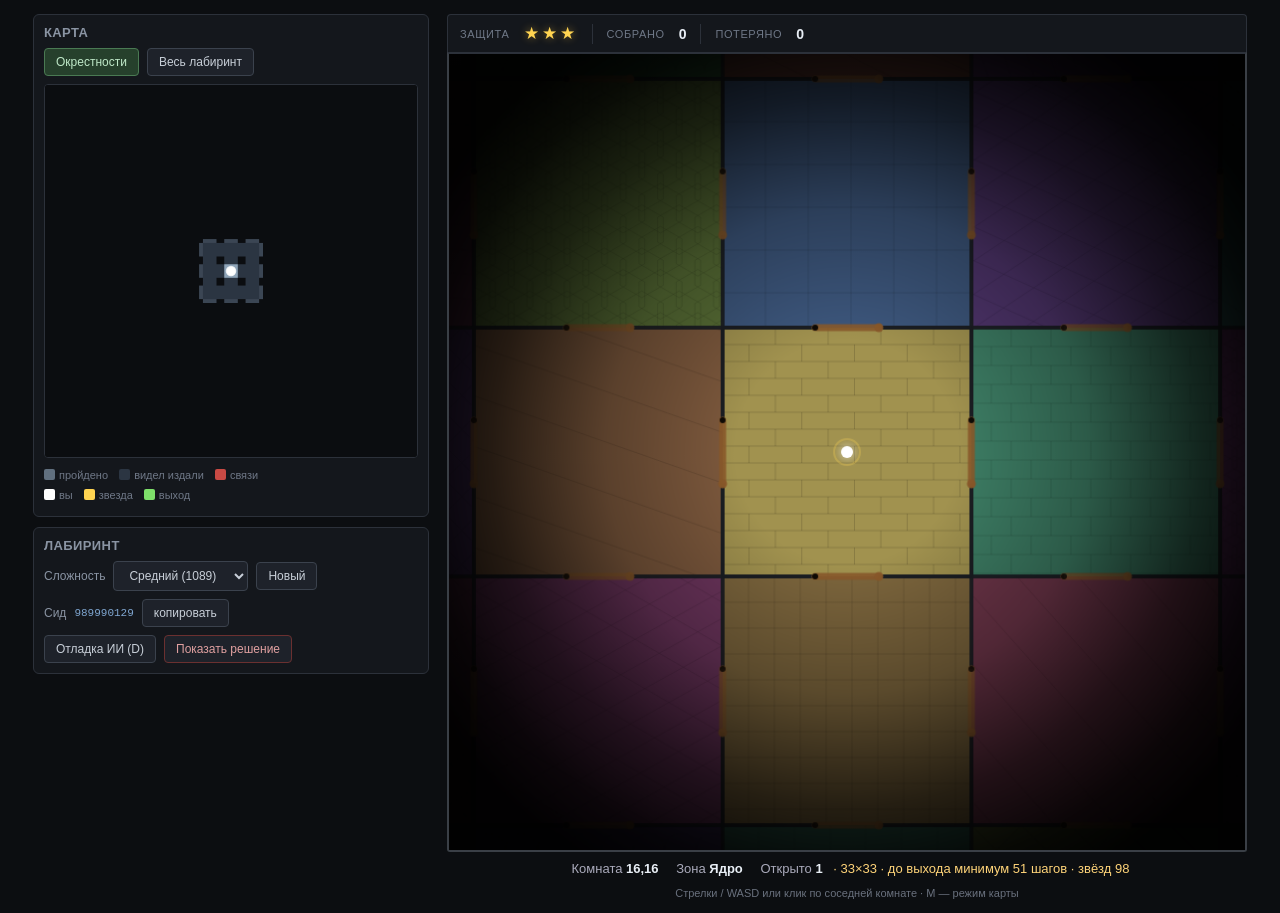
<file: index4.html>
<!DOCTYPE html>
<html lang="ru">
<head>
<meta charset="UTF-8">
<meta name="viewport" content="width=device-width, initial-scale=1">
<title>Лабиринт — v9 (звёзды, петли, схема)</title>
<style>
  * { box-sizing:border-box; }
  body { margin:0; background:#0c0e11; color:#ddd; font-family:sans-serif; padding:14px; }
  #app { display:flex; gap:18px; align-items:flex-start; justify-content:center; }
  #side { width:396px; flex:0 0 396px; }
  #stage { flex:0 1 auto; }
  @media (max-width:1240px){
    #app { flex-direction:column; align-items:center; }
    #side { order:2; width:min(396px,94vw); flex:none; }
    #stage { order:1; }
  }

  #hud {
    display:flex; align-items:center; gap:14px; height:38px; padding:0 12px;
    background:#14171c; border:1px solid #2c313a; border-bottom:none;
    border-radius:4px 4px 0 0; width:min(800px,94vw); font-size:14px;
  }
  #hud .lbl { color:#6f7887; font-size:11px; letter-spacing:.6px; }
  #stars { color:#ffd451; letter-spacing:3px; font-size:17px; text-shadow:0 0 8px rgba(255,200,60,.45); }
  #stars.empty { color:#7a3b3b; text-shadow:none; }
  #hud .sep { width:1px; height:20px; background:#2c313a; }
  #hud b { color:#e8eef5; font-weight:600; }

  #game { background:#000; border:2px solid #3a3f46; border-top-color:#2c313a;
          border-radius:0 0 3px 3px; cursor:pointer; display:block;
          width:min(800px,94vw); height:auto; aspect-ratio:1/1; }

  .panel { background:#14171c; border:1px solid #2c313a; border-radius:6px; padding:10px; margin-bottom:10px; }
  .row { display:flex; gap:8px; align-items:center; flex-wrap:wrap; }
  .row + .row { margin-top:8px; }
  label { font-size:12px; color:#8a94a3; }

  button, select {
    background:#1e222a; color:#c8cfd8; border:1px solid #3b424d; border-radius:4px;
    padding:6px 11px; font-size:12px; font-family:inherit; cursor:pointer;
  }
  button:hover { background:#262c36; color:#fff; }
  button.on { background:#26402c; border-color:#4a7a53; color:#bfe8c8; }
  button.danger { border-color:#6b3030; color:#e0a0a0; }

  #mapCanvas { background:#0b0d10; border:1px solid #2c313a; border-radius:4px;
               display:block; width:100%; height:auto; aspect-ratio:1/1; }

  #info { margin-top:9px; font-size:13px; text-align:center; min-height:20px; color:#aab; }
  #msg { color:#ffd479; }
  .stat { display:inline-block; margin:0 7px; }
  .stat b { color:#e8eef5; font-weight:600; }
  #legend { font-size:11px; color:#6f7887; line-height:1.8; margin-top:8px; }
  .sw { display:inline-block; width:11px; height:11px; border-radius:2px; vertical-align:-1px; margin-right:4px; }
  #hint { margin-top:6px; font-size:11px; color:#69707d; text-align:center; }
  h3 { margin:0 0 8px; font-size:13px; color:#8a94a3; font-weight:600; letter-spacing:.4px; }
  code { color:#7fa6d0; font-size:11px; }
</style>
</head>
<body>

<div id="app">

  <aside id="side">
    <div class="panel">
      <h3>КАРТА</h3>
      <div class="row">
        <button id="modeLocal" class="on">Окрестности</button>
        <button id="modeFull">Весь лабиринт</button>
      </div>
      <div class="row"><canvas id="mapCanvas" width="384" height="384"></canvas></div>
      <div id="legend">
        <span class="sw" style="background:#61707f"></span>пройдено
        <span class="sw" style="background:#2b3542;margin-left:8px"></span>видел издали
        <span class="sw" style="background:#c94a44;margin-left:8px"></span>связи<br>
        <span class="sw" style="background:#ffffff"></span>вы
        <span class="sw" style="background:#ffd451;margin-left:8px"></span>звезда
        <span class="sw" style="background:#7ee06a;margin-left:8px"></span>выход
      </div>
    </div>

    <div class="panel">
      <h3>ЛАБИРИНТ</h3>
      <div class="row">
        <label>Сложность</label>
        <select id="diffSel">
          <option value="easy">Лёгкий (625)</option>
          <option value="normal" selected>Средний (1089)</option>
          <option value="hard">Сложный (1681)</option>
        </select>
        <button id="newBtn">Новый</button>
      </div>
      <div class="row">
        <label>Сид</label><code id="seedOut">—</code>
        <button id="copySeed">копировать</button>
      </div>
      <div class="row">
        <button id="dbgBtn">Отладка ИИ (D)</button>
        <button id="solBtn" class="danger">Показать решение</button>
      </div>
    </div>
  </aside>

  <div id="stage">
    <div id="hud">
      <span class="lbl">ЗАЩИТА</span>
      <span id="stars">★★★</span>
      <span class="sep"></span>
      <span class="lbl">СОБРАНО</span><b id="collected">0</b>
      <span class="sep"></span>
      <span class="lbl">ПОТЕРЯНО</span><b id="caught">0</b>
    </div>
    <canvas id="game" width="800" height="800"></canvas>
    <div id="info">
      <span class="stat">Комната <b id="pos">–</b></span>
      <span class="stat">Зона <b id="zone">–</b></span>
      <span class="stat">Открыто <b id="explored">0</b></span>
      <span id="msg"></span>
    </div>
    <div id="hint">Стрелки / WASD или клик по соседней комнате · M — режим карты</div>
  </div>

</div>

<script>
'use strict';

// ============================================================
// 1. КОНСТАНТЫ
// ============================================================
const CANVAS_SIZE = 800;
const ROOM_SIZE   = 250;

const T_OPEN = 0.6, T_CLOSE = 0.6, T_MOVE = 0.9;

const DOOR_WIDTH = 64;
const DOOR_COLOR = '#8b5a2b';
const DOOR_LOCKED_COLOR = '#b22222';
const WALL_COLOR = '#1b1e23';

// Центр комнаты: зона предмета, она же радиус, ближе которого монстр не подходит
const CENTER_R    = 24;
const ITEM_R      = 15;
const CATCH_R     = CENTER_R;
const MONSTER_SEP = 30;    // тела не пересекаются
const ROOM_CAP    = 5;     // сколько монстров помещается в комнату

const START_STARS = 3;

const DIR = {
  N:{dx:0,dy:-1,opp:'S'}, S:{dx:0,dy:1,opp:'N'},
  E:{dx:1,dy:0,opp:'W'},  W:{dx:-1,dy:0,opp:'E'},
};
const DIRS = ['N','S','E','W'];
const SWING_BY_DIR = {N:+1, S:-1, E:+1, W:-1};
const TAU = Math.PI*2;

const MONSTER_ACTIVE_RANGE = 12;
const PATTERN_CACHE_MAX    = 90;

let DEBUG = false, SHOW_SOLUTION = false;

// ============================================================
// 2. СЛОЖНОСТЬ
// ============================================================
const DIFFICULTY = {
  easy: {
    label:'Лёгкий', size:25,
    zoneFrac:[0.34,0.58,0.78,1.00],
    sectors: [1, 1, 2, 3],
    throats: [0, 8, 3, 2],
    loops:   [1, 0.52, 0.36, 0.22],   // ↑ петли
    monsters:[0, 2, 3, 5],
    onPath:  [0, 0.20, 0.40, 0.65],
    starDead:0.50, starMid:0.030,
    zoneNames:['Ядро','Галереи','Ходы','Горло'],
  },
  normal: {
    label:'Средний', size:33,
    zoneFrac:[0.28,0.52,0.72,0.88,1.00],
    sectors: [1, 1, 3, 5, 6],
    throats: [0, 10, 3, 2, 1],
    loops:   [1, 0.46, 0.30, 0.18, 0.10],
    monsters:[1, 3, 6, 8, 10],
    onPath:  [0, 0.15, 0.35, 0.55, 0.75],
    starDead:0.48, starMid:0.026,
    zoneNames:['Ядро','Галереи','Ходы','Теснины','Горло'],
  },
  hard: {
    label:'Сложный', size:41,
    zoneFrac:[0.22,0.44,0.64,0.82,1.00],
    sectors: [1, 2, 4, 6, 8],
    throats: [0, 8, 2, 1, 1],
    loops:   [1, 0.38, 0.25, 0.15, 0.08],
    monsters:[2, 5, 9, 13, 16],
    onPath:  [0, 0.20, 0.45, 0.65, 0.85],
    starDead:0.44, starMid:0.022,
    zoneNames:['Ядро','Галереи','Ходы','Теснины','Горло'],
  },
};

// ============================================================
// 3. УТИЛИТЫ
// ============================================================
function mulberry32(seed){
  return function(){
    seed|=0; seed=seed+0x6D2B79F5|0;
    let t=Math.imul(seed^seed>>>15,1|seed);
    t=t+Math.imul(t^t>>>7,61|t)^t;
    return((t^t>>>14)>>>0)/4294967296;
  };
}
function clamp(v,a,b){ return v<a?a:(v>b?b:v); }
function easeInOut(t){ return t<0.5 ? 2*t*t : 1-Math.pow(-2*t+2,2)/2; }
function approach(c,t,s){ const d=t-c; return Math.abs(d)<=s?t:c+Math.sign(d)*s; }
function shuffle(a,rnd){
  for(let i=a.length-1;i>0;i--){ const j=Math.floor(rnd()*(i+1)); [a[i],a[j]]=[a[j],a[i]]; }
  return a;
}

// ============================================================
// 4. ГЕНЕРАТОР
// ============================================================
function generateMaze(cfg, seed){
  const rnd = mulberry32(seed);
  const W=cfg.size, H=cfg.size;
  const cx=(W-1)>>1, cy=(H-1)>>1;
  const maxRing=Math.max(cx,cy);
  const NZ=cfg.zoneFrac.length;

  const rooms=[];
  for (let y=0;y<H;y++){
    const row=[];
    for (let x=0;x<W;x++) row.push({N:'wall',S:'wall',E:'wall',W:'wall'});
    rooms.push(row);
  }
  const idx=(x,y)=>y*W+x;
  const inB=(x,y)=>x>=0&&y>=0&&x<W&&y<H;
  const ring=(x,y)=>Math.max(Math.abs(x-cx),Math.abs(y-cy));

  function openEdge(x,y,d){
    const nx=x+DIR[d].dx, ny=y+DIR[d].dy;
    if (!inB(nx,ny)) return;
    rooms[y][x][d]='closed';
    rooms[ny][nx][DIR[d].opp]='closed';
  }

  const bounds=[];
  for (let i=0;i<NZ;i++){
    let b=Math.round(cfg.zoneFrac[i]*maxRing);
    if (i>0) b=Math.max(b,bounds[i-1]+1);
    bounds.push(Math.min(b,maxRing));
  }
  bounds[NZ-1]=maxRing;

  const zone=new Int8Array(W*H);
  for (let y=0;y<H;y++) for (let x=0;x<W;x++){
    const r=ring(x,y); let z=NZ-1;
    for (let i=0;i<NZ;i++) if (r<=bounds[i]){ z=i; break; }
    zone[idx(x,y)]=z;
  }
  const zoneOf=(x,y)=>zone[idx(x,y)];

  const rot=[]; for (let k=0;k<NZ;k++) rot.push(rnd());
  function sectorOf(x,y,k){
    const S=cfg.sectors[k];
    if (S<=1) return 0;
    let t=(Math.atan2(y-cy,x-cx)+Math.PI)/TAU;
    t=(t+rot[k])%1;
    return Math.floor(t*S)%S;
  }

  const zoneCells=Array.from({length:NZ},()=>[]);
  for (let y=0;y<H;y++) for (let x=0;x<W;x++) zoneCells[zoneOf(x,y)].push({x,y});

  const parent=new Int32Array(W*H);
  for (let i=0;i<W*H;i++) parent[i]=i;
  function find(a){ while(parent[a]!==a){ parent[a]=parent[parent[a]]; a=parent[a]; } return a; }
  function unite(a,b){ const ra=find(a),rb=find(b); if(ra===rb) return false; parent[ra]=rb; return true; }

  const zoneComponents=Array.from({length:NZ},()=>[]);

  for (let k=0;k<NZ;k++){
    const groups=new Map();
    for (const c of zoneCells[k]){
      const s=sectorOf(c.x,c.y,k);
      if (!groups.has(s)) groups.set(s,[]);
      groups.get(s).push(c);
    }
    for (const cells of groups.values()){
      const inG=new Set(cells.map(c=>idx(c.x,c.y)));
      const edges=[];
      for (const c of cells) for (const d of ['E','S']){
        const nx=c.x+DIR[d].dx, ny=c.y+DIR[d].dy;
        if (!inB(nx,ny) || !inG.has(idx(nx,ny))) continue;
        edges.push({x:c.x,y:c.y,d});
      }
      shuffle(edges,rnd);
      const rest=[];
      for (const e of edges){
        const a=idx(e.x,e.y), b=idx(e.x+DIR[e.d].dx,e.y+DIR[e.d].dy);
        if (unite(a,b)) openEdge(e.x,e.y,e.d); else rest.push(e);
      }
      const p=cfg.loops[k];
      for (const e of rest) if (rnd()<p) openEdge(e.x,e.y,e.d);

      const byRoot=new Map();
      for (const c of cells){
        const r=find(idx(c.x,c.y));
        if (!byRoot.has(r)) byRoot.set(r,[]);
        byRoot.get(r).push(c);
      }
      for (const comp of byRoot.values()) zoneComponents[k].push(comp);
    }
  }

  function connectComponent(comp,k){
    const want=Math.max(1,cfg.throats[k]);
    let cands=[];
    for (const c of comp) for (const d of DIRS){
      const nx=c.x+DIR[d].dx, ny=c.y+DIR[d].dy;
      if (!inB(nx,ny) || zoneOf(nx,ny)!==k-1) continue;
      cands.push({x:c.x,y:c.y,d,ang:Math.atan2(c.y-cy,c.x-cx)});
    }
    if (!cands.length){
      for (const c of comp) for (const d of DIRS){
        const nx=c.x+DIR[d].dx, ny=c.y+DIR[d].dy;
        if (!inB(nx,ny) || zoneOf(nx,ny)>k) continue;
        if (find(idx(nx,ny))===find(idx(c.x,c.y))) continue;
        cands.push({x:c.x,y:c.y,d,ang:Math.atan2(c.y-cy,c.x-cx)});
      }
    }
    if (!cands.length) return;
    cands.sort((a,b)=>a.ang-b.ang);
    const n=Math.min(want,cands.length), off=rnd(), picked=new Set();
    for (let i=0;i<n;i++){
      let j=Math.floor(((i+off)/n)*cands.length)%cands.length, g=0;
      while (picked.has(j) && g++<cands.length) j=(j+1)%cands.length;
      picked.add(j);
      const e=cands[j];
      openEdge(e.x,e.y,e.d);
      unite(idx(e.x,e.y), idx(e.x+DIR[e.d].dx,e.y+DIR[e.d].dy));
    }
  }
  for (let k=1;k<NZ;k++) for (const comp of zoneComponents[k]) connectComponent(comp,k);

  const startX=cx, startY=cy;
  function bfsFrom(sx0,sy0){
    const dist=new Int32Array(W*H).fill(-1);
    const from=new Int32Array(W*H).fill(-1);
    const q=[idx(sx0,sy0)]; dist[q[0]]=0;
    for (let h=0;h<q.length;h++){
      const cur=q[h], x=cur%W, y=(cur/W)|0;
      for (const d of DIRS){
        if (rooms[y][x][d]==='wall') continue;
        const nx=x+DIR[d].dx, ny=y+DIR[d].dy;
        if (!inB(nx,ny)) continue;
        const ni=idx(nx,ny);
        if (dist[ni]!==-1) continue;
        dist[ni]=dist[cur]+1; from[ni]=cur; q.push(ni);
      }
    }
    return {dist,from};
  }

  let {dist,from}=bfsFrom(startX,startY);
  for (let pass=0;pass<6;pass++){
    let fixed=false;
    for (let y=0;y<H;y++) for (let x=0;x<W;x++){
      if (dist[idx(x,y)]!==-1) continue;
      let best=null;
      for (const d of DIRS){
        const nx=x+DIR[d].dx, ny=y+DIR[d].dy;
        if (!inB(nx,ny) || dist[idx(nx,ny)]===-1) continue;
        const sc=zoneOf(nx,ny)*10+rnd();
        if (!best||sc<best.sc) best={d,sc};
      }
      if (best){ openEdge(x,y,best.d); fixed=true; }
    }
    if (!fixed) break;
    ({dist,from}=bfsFrom(startX,startY));
  }

  const rim=[];
  for (let y=0;y<H;y++) for (let x=0;x<W;x++){
    if (ring(x,y)!==maxRing) continue;
    const dd=dist[idx(x,y)];
    if (dd>0) rim.push({x,y,d:dd});
  }
  rim.sort((a,b)=>b.d-a.d);
  const pool=rim.slice(0,Math.max(1,Math.floor(rim.length*0.25)));
  const ex=pool[Math.floor(rnd()*pool.length)];

  let exitDir='N';
  if (ex.y===0) exitDir='N';
  else if (ex.y===H-1) exitDir='S';
  else if (ex.x===0) exitDir='W';
  else exitDir='E';

  const solution=[];
  { let cur=idx(ex.x,ex.y);
    while(cur!==-1){ solution.push({x:cur%W,y:(cur/W)|0}); cur=from[cur]; }
    solution.reverse(); }
  const solutionSet=new Set(solution.map(p=>`${p.x},${p.y}`));

  // --- звёзды ---
  const items=new Map();
  {
    const dead=[], mid=[];
    for (let y=0;y<H;y++) for (let x=0;x<W;x++){
      if (x===startX&&y===startY) continue;
      if (x===ex.x&&y===ex.y) continue;
      if (dist[idx(x,y)]<3) continue;
      let deg=0; for (const d of DIRS) if (rooms[y][x][d]!=='wall') deg++;
      if (deg===0) continue;
      (deg===1?dead:mid).push({x,y});
    }
    shuffle(dead,rnd); shuffle(mid,rnd);
    const nd=Math.round(dead.length*cfg.starDead);
    const nm=Math.round(mid.length*cfg.starMid);
    for (let i=0;i<nd;i++) items.set(`${dead[i].x},${dead[i].y}`,'star');
    for (let i=0;i<nm;i++) items.set(`${mid[i].x},${mid[i].y}`,'star');
  }

  return {
    w:W,h:H,rooms,cfg,seed,cx,cy,maxRing,NZ,bounds,zone,
    start:{x:startX,y:startY}, exit:{x:ex.x,y:ex.y}, exitDir,
    dist, solution, solutionSet, items, pathLen:solution.length-1,
  };
}

// ============================================================
// 5. СОСТОЯНИЕ
// ============================================================
let MAP=null, WORLD_SEED=0;
let visited=new Set(), seen=new Set();
let gameWon=false, gameOver=false;
let stars=START_STARS, collected=0, caughtCount=0;

const inBounds=(x,y)=>x>=0&&y>=0&&x<MAP.w&&y<MAP.h;
const sideType=(x,y,d)=>MAP.rooms[y][x][d];
const zoneAt=(x,y)=>MAP.zone[y*MAP.w+x];

function doorKey(x,y,dir){
  const nx=x+DIR[dir].dx, ny=y+DIR[dir].dy;
  if (y<ny||(y===ny&&x<nx)) return `${x},${y},${dir}`;
  return `${nx},${ny},${DIR[dir].opp}`;
}
function parseDoorKey(k){ const p=k.split(','); return {x:+p[0],y:+p[1],dir:p[2]}; }
function doorTypeByKey(k){ const p=parseDoorKey(k); return MAP.rooms[p.y][p.x][p.dir]; }

// ============================================================
// 6. КАМЕРА
// ============================================================
let camX=0, camY=0;
const roomCX=rx=>rx*ROOM_SIZE;
const roomCY=ry=>ry*ROOM_SIZE;
const sx=wx=>wx-camX+CANVAS_SIZE/2;
const sy=wy=>wy-camY+CANVAS_SIZE/2;

function doorGeom(key){
  const k=parseDoorKey(key), cx=roomCX(k.x), cy=roomCY(k.y);
  if (k.dir==='E'){
    const wx=cx+ROOM_SIZE/2;
    return {p1x:wx,p1y:cy-DOOR_WIDTH/2,p2x:wx,p2y:cy+DOOR_WIDTH/2,mx:wx,my:cy};
  }
  const wy=cy+ROOM_SIZE/2;
  return {p1x:cx-DOOR_WIDTH/2,p1y:wy,p2x:cx+DOOR_WIDTH/2,p2y:wy,mx:cx,my:wy};
}
const doorCenter=(rx,ry,d)=>({x:roomCX(rx)+DIR[d].dx*ROOM_SIZE/2, y:roomCY(ry)+DIR[d].dy*ROOM_SIZE/2});
function clampToRoom(p,room,mg){
  const cx=roomCX(room.x), cy=roomCY(room.y), h=ROOM_SIZE/2-mg;
  return {x:clamp(p.x,cx-h,cx+h), y:clamp(p.y,cy-h,cy+h)};
}

// ============================================================
// 7. ДВЕРИ
// ============================================================
const doorAnims=new Map();
function requestDoorOpen(key,sign,user){
  let a=doorAnims.get(key);
  if (!a){ a={key,angle:0,target:sign*90,users:new Set()}; doorAnims.set(key,a); }
  else if (Math.abs(a.angle)>1) a.target=Math.sign(a.angle)*90;
  else a.target=sign*90;
  a.users.add(user);
  return a;
}
function releaseDoor(key,user){
  const a=doorAnims.get(key); if(!a) return;
  a.users.delete(user);
  if (a.users.size===0) a.target=0;
}
const doorPassable=key=>{ const a=doorAnims.get(key); return !!a&&Math.abs(a.angle)>=88; };
function updateDoors(dt){
  for (const a of [...doorAnims.values()]){
    a.angle=approach(a.angle,a.target,(a.target===0?90/T_CLOSE:90/T_OPEN)*dt);
    if (a.angle===0&&a.target===0&&a.users.size===0) doorAnims.delete(a.key);
  }
}

// ============================================================
// 8. ИГРОК
// ============================================================
const player={x:0,y:0};
const visual={offsetX:0,offsetY:0};
let move=null;

function markSeen(rx,ry){
  for (let dy=-1;dy<=1;dy++) for (let dx=-1;dx<=1;dx++){
    const nx=rx+dx, ny=ry+dy;
    if (inBounds(nx,ny)) seen.add(`${nx},${ny}`);
  }
}
function enterRoom(rx,ry){
  visited.add(`${rx},${ry}`);
  markSeen(rx,ry);
  mapDirty=true;
  posEl.textContent=`${rx},${ry}`;
  zoneEl.textContent=MAP.cfg.zoneNames[zoneAt(rx,ry)];
  exploredEl.textContent=visited.size;

  const key=`${rx},${ry}`;
  if (MAP.items.get(key)==='star'){
    MAP.items.delete(key);
    stars++; collected++;
    updateHud();
    flashMessage('Звезда защиты +1');
  }
  if (rx===MAP.exit.x && ry===MAP.exit.y) onWin();
}

function startMove(dir){
  if (move||gameWon||gameOver) return;
  const t=sideType(player.x,player.y,dir);
  if (t==='wall'){ flashMessage('Там стена'); return; }
  if (t==='locked'){ flashMessage('Дверь заперта'); return; }
  const key=doorKey(player.x,player.y,dir);
  requestDoorOpen(key,SWING_BY_DIR[dir],'player');
  move={dir,key,phase:'opening',progress:0};
}

function updatePlayer(dt){
  if (!move) return;
  if (move.phase==='opening'){
    if (doorPassable(move.key)){ move.phase='moving'; move.progress=0; }
    return;
  }
  move.progress+=dt;
  const t=Math.min(move.progress/T_MOVE,1), e=easeInOut(t);
  visual.offsetX=DIR[move.dir].dx*ROOM_SIZE*e;
  visual.offsetY=DIR[move.dir].dy*ROOM_SIZE*e;
  if (t>=1){
    player.x+=DIR[move.dir].dx; player.y+=DIR[move.dir].dy;
    visual.offsetX=0; visual.offsetY=0;
    releaseDoor(move.key,'player');
    move=null;
    enterRoom(player.x,player.y);
  }
}
const playerWorld=()=>({x:camX,y:camY});
const playerRoomForAI=()=>({
  x:clamp(Math.round(camX/ROOM_SIZE),0,MAP.w-1),
  y:clamp(Math.round(camY/ROOM_SIZE),0,MAP.h-1),
});

// ============================================================
// 9. МОНСТРЫ
// ============================================================
const MONSTER_TYPES={
  monster1:{
    id:'monster1', title:'Ползун',
    chaseSpeed:85, wanderSpeed:32, size:13,
    bodyColor:'#5a1f1f', shellColor:'#8e2b2b', legColor:'#3a1414',
    eyeColor:'#ffd24a', auraColor:'rgba(200,40,40,',
    sightAdjacent:true, sightNeedsPassage:true, noticeDoors:true,
    canOpenDoors:true, canOpenLocked:false,
    catchRadius:CATCH_R, bodyRadius:MONSTER_SEP/2,
    draw:drawMonster1,
  }
};

let monsters=[];

function spawnMonster(typeId,rx,ry){
  const cfg=MONSTER_TYPES[typeId];
  const ang=Math.random()*TAU, rad=CENTER_R+18+Math.random()*40;
  monsters.push({
    cfg, home:{x:rx,y:ry}, room:{x:rx,y:ry},
    x:roomCX(rx)+Math.cos(ang)*rad, y:roomCY(ry)+Math.sin(ang)*rad,
    facing:ang, state:'idle', reason:'', targetRoom:null, cross:null,
    ignoreDoorKey:null, wanderTarget:null, wanderWait:0,
    alert:0, alertMark:'!', stun:0, moving:0, blockedWait:0,
  });
}

/** Сколько монстров уже занимает комнату (с учётом входящих). */
function roomLoad(rx,ry,except){
  let n=0;
  for (const m of monsters){
    if (m===except) continue;
    if (m.cross && m.cross.entered===false){
      if (m.cross.from.x===rx && m.cross.from.y===ry) n++;
      if (m.cross.to.x===rx   && m.cross.to.y===ry)   n++;
    } else if (m.room.x===rx && m.room.y===ry) n++;
  }
  return n;
}

function placeMonsters(rnd){
  monsters=[];
  const cfg=MAP.cfg;
  const pathByZone=Array.from({length:MAP.NZ},()=>[]);
  for (const p of MAP.solution){
    if (MAP.dist[p.y*MAP.w+p.x]>8) pathByZone[zoneAt(p.x,p.y)].push(p);
  }
  const freeByZone=Array.from({length:MAP.NZ},()=>[]);
  for (let y=0;y<MAP.h;y++) for (let x=0;x<MAP.w;x++){
    if (MAP.dist[y*MAP.w+x]<6) continue;
    let deg=0; for (const d of DIRS) if (MAP.rooms[y][x][d]!=='wall') deg++;
    if (deg===0) continue;
    freeByZone[zoneAt(x,y)].push({x,y});
  }
  for (const a of freeByZone) shuffle(a,rnd);
  for (const a of pathByZone) shuffle(a,rnd);

  const used=new Map();
  const take=cell=>{
    const k=`${cell.x},${cell.y}`;
    const n=used.get(k)||0;
    if (n>=ROOM_CAP) return false;
    used.set(k,n+1);
    return true;
  };

  for (let k=0;k<MAP.NZ;k++){
    const n=cfg.monsters[k]||0, bias=cfg.onPath[k]||0;
    for (let i=0;i<n;i++){
      let cell=null, guard=0;
      while (guard++<40){
        const src=(rnd()<bias&&pathByZone[k].length)?pathByZone[k]:freeByZone[k];
        if (!src.length) break;
        const c=src.pop();
        if (take(c)){ cell=c; break; }
      }
      if (cell) spawnMonster('monster1',cell.x,cell.y);
    }
  }
}

function monsterCanPass(m,rx,ry,dir){
  const t=sideType(rx,ry,dir);
  if (t==='wall') return false;
  if (t==='locked'&&!m.cfg.canOpenLocked) return false;
  return true;
}
const isOrthAdjacent=(a,b)=>Math.abs(a.x-b.x)+Math.abs(a.y-b.y)===1;
function dirBetween(f,t){
  for (const d of DIRS) if (f.x+DIR[d].dx===t.x&&f.y+DIR[d].dy===t.y) return d;
  return null;
}

function bfsNextDir(m,from,to){
  if (from.x===to.x&&from.y===to.y) return null;
  const W=MAP.w, idx=(x,y)=>y*W+x;
  const prev=new Map(), vis=new Set([idx(from.x,from.y)]);
  const q=[{x:from.x,y:from.y}];
  for (let h=0;h<q.length;h++){
    const cur=q[h];
    for (const d of DIRS){
      if (!monsterCanPass(m,cur.x,cur.y,d)) continue;
      const nx=cur.x+DIR[d].dx, ny=cur.y+DIR[d].dy;
      if (!inBounds(nx,ny)) continue;
      const k=idx(nx,ny);
      if (vis.has(k)) continue;
      vis.add(k); prev.set(k,{x:cur.x,y:cur.y,d});
      if (nx===to.x&&ny===to.y){
        let cx=nx,cy=ny;
        for(;;){
          const p=prev.get(idx(cx,cy));
          if (p.x===from.x&&p.y===from.y) return p.d;
          cx=p.x; cy=p.y;
        }
      }
      q.push({x:nx,y:ny});
    }
  }
  return null;
}

function setChase(m,room,reason,mark){
  if (m.state!=='chase'){ m.alert=1.4; m.alertMark=mark; }
  m.state='chase'; m.reason=reason;
  m.targetRoom={x:room.x,y:room.y};
  m.wanderTarget=null; m.wanderWait=0;
}

function updateMonsterSenses(m){
  if (m.stun>0) return false;
  const cfg=m.cfg, pr=playerRoomForAI();
  if (pr.x===m.room.x&&pr.y===m.room.y){ setChase(m,pr,'sight','!'); return true; }
  if (cfg.sightAdjacent&&isOrthAdjacent(m.room,pr)){
    const d=dirBetween(m.room,pr);
    if (!cfg.sightNeedsPassage||monsterCanPass(m,m.room.x,m.room.y,d)){
      setChase(m,pr,'sight','!'); return true;
    }
  }
  return false;
}

function onMonsterEnterRoom(m){
  if (!m.cfg.noticeDoors) return;
  let best=null,bestA=0;
  for (const d of DIRS){
    if (!monsterCanPass(m,m.room.x,m.room.y,d)) continue;
    const key=doorKey(m.room.x,m.room.y,d);
    if (key===m.ignoreDoorKey) continue;
    const a=doorAnims.get(key);
    if (!a||a.users.has(m)) continue;
    if (Math.abs(a.angle)>bestA){ bestA=Math.abs(a.angle); best=d; }
  }
  if (best) setChase(m,{x:m.room.x+DIR[best].dx,y:m.room.y+DIR[best].dy},'trail','?');
}

/** Запретный круг в центре комнаты монстра (null — если там игрок). */
function centerObstacle(m){
  const pr=playerRoomForAI();
  if (pr.x===m.room.x&&pr.y===m.room.y) return null;
  return {x:roomCX(m.room.x), y:roomCY(m.room.y), r:CENTER_R};
}

/** Движение с обходом центра и расталкиванием. */
function steerMove(m,tx,ty,speed,dt,useObstacle){
  const dx=tx-m.x, dy=ty-m.y, dist=Math.hypot(dx,dy);
  if (dist<1){ m.moving=0; return true; }
  let ux=dx/dist, uy=dy/dist;

  const obs=useObstacle?centerObstacle(m):null;
  if (obs){
    const rx=m.x-obs.x, ry=m.y-obs.y;
    const rd=Math.hypot(rx,ry)||0.001;
    const field=obs.r+28;
    if (rd<field){
      const nx=rx/rd, ny=ry/rd;
      // касательная, ближайшая к желаемому направлению
      const t1x=-ny,t1y=nx, t2x=ny,t2y=-nx;
      const use1=(t1x*ux+t1y*uy)>(t2x*ux+t2y*uy);
      const tgx=use1?t1x:t2x, tgy=use1?t1y:t2y;
      const w=clamp((field-rd)/field,0,1);
      ux=ux*(1-w)+(tgx*0.9+nx*0.5)*w;
      uy=uy*(1-w)+(tgy*0.9+ny*0.5)*w;
      const l=Math.hypot(ux,uy)||1; ux/=l; uy/=l;
    }
  }

  // мягкое расталкивание
  let px=0,py=0;
  for (const o of monsters){
    if (o===m) continue;
    const ddx=m.x-o.x, ddy=m.y-o.y;
    const d2=ddx*ddx+ddy*ddy;
    if (d2>0&&d2<MONSTER_SEP*MONSTER_SEP){
      const d=Math.sqrt(d2), w=(MONSTER_SEP-d)/MONSTER_SEP;
      px+=ddx/d*w; py+=ddy/d*w;
    }
  }
  if (px||py){
    ux+=px*1.3; uy+=py*1.3;
    const l=Math.hypot(ux,uy)||1; ux/=l; uy/=l;
  }

  const step=Math.min(speed*dt,dist);
  m.x+=ux*step; m.y+=uy*step;

  if (obs){
    const rx=m.x-obs.x, ry=m.y-obs.y, rd=Math.hypot(rx,ry);
    if (rd<obs.r&&rd>0.001){ m.x=obs.x+rx/rd*obs.r; m.y=obs.y+ry/rd*obs.r; }
  }

  m.moving=speed;
  let diff=Math.atan2(uy,ux)-m.facing;
  while(diff>Math.PI) diff-=TAU;
  while(diff<-Math.PI) diff+=TAU;
  m.facing+=diff*Math.min(1,dt*8);
  return step>=dist;
}

/** Жёсткое разведение после апдейта — тела не пересекаются. */
function resolveOverlaps(){
  for (let i=0;i<monsters.length;i++){
    const a=monsters[i];
    for (let j=i+1;j<monsters.length;j++){
      const b=monsters[j];
      if (Math.abs(a.room.x-b.room.x)>1||Math.abs(a.room.y-b.room.y)>1) continue;
      const dx=b.x-a.x, dy=b.y-a.y;
      const d2=dx*dx+dy*dy;
      if (d2>=MONSTER_SEP*MONSTER_SEP||d2<0.0001) continue;
      const d=Math.sqrt(d2), push=(MONSTER_SEP-d)/2;
      const nx=dx/d, ny=dy/d;
      a.x-=nx*push; a.y-=ny*push;
      b.x+=nx*push; b.y+=ny*push;
    }
  }
}

function wanderPoint(m){
  const mg=ROOM_SIZE*0.5-38;
  for (let i=0;i<12;i++){
    const x=roomCX(m.room.x)+(Math.random()*2-1)*mg;
    const y=roomCY(m.room.y)+(Math.random()*2-1)*mg;
    const dx=x-roomCX(m.room.x), dy=y-roomCY(m.room.y);
    if (Math.hypot(dx,dy)>CENTER_R+26) return {x,y};
  }
  const a=Math.random()*TAU, r=CENTER_R+40;
  return {x:roomCX(m.room.x)+Math.cos(a)*r, y:roomCY(m.room.y)+Math.sin(a)*r};
}

function updateMonster(m,dt){
  const cfg=m.cfg;
  if (m.alert>0) m.alert-=dt;
  if (m.blockedWait>0) m.blockedWait-=dt;
  if (m.stun>0){ m.stun-=dt; m.moving=0; return; }
  if (gameOver||gameWon){ m.moving=0; return; }

  const far=Math.max(Math.abs(m.room.x-player.x),Math.abs(m.room.y-player.y))>MONSTER_ACTIVE_RANGE;
  if (far&&!m.cross){ m.moving=0; return; }

  updateMonsterSenses(m);

  if (m.cross){
    const cr=m.cross, dc=doorCenter(cr.from.x,cr.from.y,cr.dir);
    if (!cr.entered&&m.targetRoom&&m.targetRoom.x===cr.from.x&&m.targetRoom.y===cr.from.y){
      releaseDoor(cr.key,m); m.cross=null; return;
    }
    if (cr.stage==='approach'){
      if (cfg.canOpenDoors&&Math.hypot(dc.x-m.x,dc.y-m.y)<ROOM_SIZE*0.45&&!cr.requested){
        requestDoorOpen(cr.key,SWING_BY_DIR[cr.dir],m); cr.requested=true;
      }
      if (steerMove(m,dc.x,dc.y,cfg.chaseSpeed,dt,true)){
        if (doorPassable(cr.key)) cr.stage='pass'; else m.moving=0;
      }
      return;
    }
    const ex=dc.x+DIR[cr.dir].dx*ROOM_SIZE*0.38;
    const ey=dc.y+DIR[cr.dir].dy*ROOM_SIZE*0.38;
    const done=steerMove(m,ex,ey,cfg.chaseSpeed,dt,false);
    if (!cr.entered){
      const axis=DIR[cr.dir].dx+DIR[cr.dir].dy;
      const along=(DIR[cr.dir].dx!==0)?(m.x-dc.x):(m.y-dc.y);
      if (along*axis>0){
        cr.entered=true;
        m.room={x:cr.to.x,y:cr.to.y};
        m.ignoreDoorKey=cr.key;
        if (!updateMonsterSenses(m)) onMonsterEnterRoom(m);
      }
    }
    if (done){ releaseDoor(cr.key,m); m.cross=null; }
    return;
  }

  const pr=playerRoomForAI();
  if (pr.x===m.room.x&&pr.y===m.room.y){
    const p=playerWorld(), t=clampToRoom(p,m.room,14);
    steerMove(m,t.x,t.y,cfg.chaseSpeed,dt,false);   // за игроком — в центр можно
    if (!gameWon&&!gameOver&&Math.hypot(p.x-m.x,p.y-m.y)<cfg.catchRadius) onCatch(m);
    return;
  }

  if (m.targetRoom&&(m.targetRoom.x!==m.room.x||m.targetRoom.y!==m.room.y)&&m.blockedWait<=0){
    const d=bfsNextDir(m,m.room,m.targetRoom);
    if (d){
      const nx=m.room.x+DIR[d].dx, ny=m.room.y+DIR[d].dy;
      const playerThere=(pr.x===nx&&pr.y===ny);
      if (!playerThere&&roomLoad(nx,ny,m)>=ROOM_CAP){
        m.blockedWait=0.5+Math.random()*0.6;        // комната набита — ждём
      } else {
        m.cross={key:doorKey(m.room.x,m.room.y,d), dir:d,
          from:{x:m.room.x,y:m.room.y}, to:{x:nx,y:ny},
          stage:'approach', requested:false, entered:false};
        return;
      }
    } else m.targetRoom=null;
  }

  if (m.blockedWait>0){
    if (!m.wanderTarget) m.wanderTarget=wanderPoint(m);
    if (steerMove(m,m.wanderTarget.x,m.wanderTarget.y,cfg.wanderSpeed,dt,true)) m.wanderTarget=null;
    return;
  }

  m.state='idle'; m.reason=''; m.targetRoom=null; m.ignoreDoorKey=null;
  if (m.wanderWait>0){ m.wanderWait-=dt; m.moving=0; return; }
  if (!m.wanderTarget) m.wanderTarget=wanderPoint(m);
  if (steerMove(m,m.wanderTarget.x,m.wanderTarget.y,cfg.wanderSpeed,dt,true)){
    m.wanderTarget=null; m.wanderWait=0.4+Math.random()*1.6;
  }
}

function onCatch(m){
  caughtCount++; caughtEl.textContent=caughtCount;
  if (m.cross) releaseDoor(m.cross.key,m);
  m.cross=null;
  m.room={x:m.home.x,y:m.home.y};
  m.x=roomCX(m.home.x)+40; m.y=roomCY(m.home.y);
  m.state='idle'; m.reason=''; m.targetRoom=null;
  m.wanderTarget=null; m.ignoreDoorKey=null;
  m.stun=2.0; m.alert=0;

  if (stars>0){
    stars--;
    updateHud();
    flashMessage(stars>0 ? `Звезда разбита! Осталось ${stars}` : 'Последняя звезда разбита!');
  } else {
    gameOver=true;
    updateHud();
    flashMessage('Вас съели');
  }
}

// ============================================================
// 10. ТЕКСТУРЫ
// ============================================================
const patternCache=new Map();
function getRoomPattern(rx,ry){
  const key=`${rx},${ry}`;
  const hit=patternCache.get(key);
  if (hit){ patternCache.delete(key); patternCache.set(key,hit); return hit; }

  const off=document.createElement('canvas');
  off.width=ROOM_SIZE; off.height=ROOM_SIZE;
  const c=off.getContext('2d');
  const rng=mulberry32(((rx*374761393+ry*668265263+WORLD_SEED)^0x5bd1e995)|0);
  const r=()=>rng();
  c.strokeStyle='rgba(0,0,0,0.15)'; c.lineWidth=1;
  const S=ROOM_SIZE, texType=Math.floor(r()*10), step=18+Math.floor(r()*32);
  const line=(a,b,d,e)=>{c.beginPath();c.moveTo(a,b);c.lineTo(d,e);c.stroke();};
  const par=(ang,st)=>{
    const dx=Math.cos(ang),dy=Math.sin(ang),nx=-dy,ny=dx,mD=S*1.2,L=S*1.5;
    for(let d=-mD;d<mD;d+=st){
      const px=S/2+nx*d,py=S/2+ny*d;
      line(px-dx*L,py-dy*L,px+dx*L,py+dy*L);
    }
  };
  if (texType===0){ for(let i=step;i<S;i+=step){line(i,0,i,S);line(0,i,S,i);} }
  else if (texType===1){ par(0.3+r()*1.0,step); }
  else if (texType===2){ const a=0.3+r()*0.6; par(a,step); par(a+Math.PI/2,step); }
  else if (texType===3){
    const bh=14+Math.floor(r()*16), bw=28+Math.floor(r()*34);
    for(let row=0;row*bh<S;row++){
      const y=row*bh; line(0,y,S,y);
      const o=(row%2)*(bw/2);
      for(let x=o;x<S;x+=bw) line(x,y,x,y+bh);
    }
  }
  else if (texType===4){
    const rs=14+Math.floor(r()*24);
    for(let rad=rs;rad<S*0.85;rad+=rs){c.beginPath();c.arc(S/2,S/2,rad,0,TAU);c.stroke();}
  }
  else if (texType===5){
    const sl=14+Math.floor(r()*14);
    for(let row=-2;row*sl<S+sl*2;row++) for(let col=-2;col*sl<S+sl*2;col++){
      const bx=col*sl,by=row*sl;
      if((row+col)%2===0) line(bx,by,bx+sl,by+sl); else line(bx+sl,by,bx,by+sl);
    }
  }
  else if (texType===6){
    const hr=13+Math.floor(r()*16), hh=hr*Math.sqrt(3), hw=hr*2;
    for(let row=-1;row*hh*0.5<S+hh;row++) for(let col=-1;col*hw*0.75<S+hw;col++){
      const ccx=col*hw*0.75+((row%2)?hw*0.375:0), ccy=row*hh*0.5;
      c.beginPath();
      for(let i=0;i<6;i++){
        const a=(i/6)*TAU-Math.PI/6;
        const x=ccx+Math.cos(a)*hr,y=ccy+Math.sin(a)*hr;
        if(i===0)c.moveTo(x,y); else c.lineTo(x,y);
      }
      c.closePath(); c.stroke();
    }
  }
  else if (texType===7){
    const amp=4+r()*10, fr=0.015+r()*0.04, ph=r()*TAU, ws=16+Math.floor(r()*26);
    for(let y=ws;y<S;y+=ws){
      c.beginPath();
      for(let x=0;x<=S;x+=3){
        const wy=y+Math.sin(x*fr+ph)*amp;
        if(x===0)c.moveTo(x,wy); else c.lineTo(x,wy);
      }
      c.stroke();
    }
  }
  else if (texType===8){ par(0.4+r()*0.4,20+Math.floor(r()*20)); par(-(0.4+r()*0.4),20+Math.floor(r()*20)); }
  else {
    const tw=20+Math.floor(r()*20), th=16+Math.floor(r()*16);
    for(let row=-1;row*th<S+th;row++){
      const o=(row%2)*(tw/2);
      for(let col=-1;col*tw<S+tw;col++){
        c.beginPath(); c.arc(col*tw+o+tw/2,row*th+th,tw/2,Math.PI,TAU); c.stroke();
      }
    }
  }
  patternCache.set(key,off);
  if (patternCache.size>PATTERN_CACHE_MAX) patternCache.delete(patternCache.keys().next().value);
  return off;
}

function roomColor(x,y){
  const n=((x*73856093)^(y*19349663)^WORLD_SEED);
  const hue=((n%360)+360)%360;
  const z=zoneAt(x,y);
  return `hsl(${hue}, ${34-z*4}%, ${47-z*4.5}%)`;
}

// ============================================================
// 11. РЕНДЕР ПОЛЯ
// ============================================================
const canvas=document.getElementById('game');
const ctx=canvas.getContext('2d');
const posEl=document.getElementById('pos');
const zoneEl=document.getElementById('zone');
const exploredEl=document.getElementById('explored');
const caughtEl=document.getElementById('caught');
const collectedEl=document.getElementById('collected');
const starsEl=document.getElementById('stars');
const msgEl=document.getElementById('msg');

function updateHud(){
  let s='';
  const n=Math.min(stars,14);
  for (let i=0;i<n;i++) s+='★';
  if (stars>14) s='★ ×'+stars;
  starsEl.textContent = stars>0 ? s : '✕ нет защиты';
  starsEl.className = stars>0 ? '' : 'empty';
  collectedEl.textContent=collected;
}

function alphaForWorld(wx,wy){
  const d=Math.hypot((wx-camX)/ROOM_SIZE,(wy-camY)/ROOM_SIZE);
  return clamp(1-0.22*d,0.42,1);
}

function render(time){
  ctx.fillStyle='#000';
  ctx.fillRect(0,0,CANVAS_SIZE,CANVAS_SIZE);

  const visible=[], half=ROOM_SIZE/2;
  for (let ry=player.y-3;ry<=player.y+3;ry++)
    for (let rx=player.x-3;rx<=player.x+3;rx++){
      if (!inBounds(rx,ry)) continue;
      const cx=roomCX(rx),cy=roomCY(ry);
      const l=sx(cx-half),t=sy(cy-half);
      if (l>CANVAS_SIZE||t>CANVAS_SIZE||l+ROOM_SIZE<0||t+ROOM_SIZE<0) continue;
      visible.push({rx,ry,cx,cy,l,t,alpha:alphaForWorld(cx,cy)});
    }

  for (const r of visible){
    ctx.save(); ctx.globalAlpha=r.alpha;
    ctx.fillStyle=roomColor(r.rx,r.ry);
    ctx.fillRect(r.l,r.t,ROOM_SIZE,ROOM_SIZE);
    ctx.save();
    ctx.beginPath(); ctx.rect(r.l,r.t,ROOM_SIZE,ROOM_SIZE); ctx.clip();
    ctx.drawImage(getRoomPattern(r.rx,r.ry),r.l,r.t);
    ctx.restore(); ctx.restore();
    if (r.rx===MAP.exit.x&&r.ry===MAP.exit.y) drawExitGate(r,time);
  }

  // звёзды на полу
  for (const r of visible){
    if (MAP.items.get(`${r.rx},${r.ry}`)!=='star') continue;
    drawStar(sx(r.cx),sy(r.cy),ITEM_R,r.alpha,time);
  }

  for (const r of visible) drawRoomWalls(r);

  const keys=new Set();
  for (const r of visible) for (const side of DIRS)
    if (sideType(r.rx,r.ry,side)!=='wall') keys.add(doorKey(r.rx,r.ry,side));
  for (const k of keys) drawDoorLeaf(k);

  for (const m of monsters){
    if (Math.max(Math.abs(m.room.x-player.x),Math.abs(m.room.y-player.y))>3) continue;
    drawMonster(m,time);
  }

  drawFog();

  // игрок
  const pulse=gameOver?0.4:1;
  ctx.fillStyle= stars>0 ? '#fff' : '#ff9a9a';
  ctx.shadowColor= stars>0 ? 'rgba(255,255,255,0.7)' : 'rgba(255,90,90,0.8)';
  ctx.shadowBlur=10*pulse;
  ctx.beginPath(); ctx.arc(CANVAS_SIZE/2,CANVAS_SIZE/2,6,0,TAU); ctx.fill();
  ctx.shadowBlur=0;
  if (stars>0){
    ctx.strokeStyle=`rgba(255,212,81,${0.35+0.2*Math.sin(time*2.5)})`;
    ctx.lineWidth=2;
    ctx.beginPath(); ctx.arc(CANVAS_SIZE/2,CANVAS_SIZE/2,13,0,TAU); ctx.stroke();
  }

  if (DEBUG) drawDebug();
  if (gameWon)  drawOverlay('ВЫХОД НАЙДЕН','#8ef08e');
  if (gameOver) drawOverlay('ВАС СЪЕЛИ','#ff7a7a');
}

function drawStar(cx,cy,R,alpha,time){
  const rot=time*0.5, pulse=0.85+0.15*Math.sin(time*3);
  ctx.save();
  ctx.globalAlpha=alpha;
  const g=ctx.createRadialGradient(cx,cy,2,cx,cy,R*2.6);
  g.addColorStop(0,`rgba(255,220,110,${0.45*pulse})`);
  g.addColorStop(1,'rgba(255,200,60,0)');
  ctx.fillStyle=g;
  ctx.beginPath(); ctx.arc(cx,cy,R*2.6,0,TAU); ctx.fill();

  ctx.translate(cx,cy); ctx.rotate(rot);
  ctx.beginPath();
  for (let i=0;i<10;i++){
    const a=(i/10)*TAU-Math.PI/2;
    const rr=(i%2===0)?R:R*0.44;
    const x=Math.cos(a)*rr, y=Math.sin(a)*rr;
    if (i===0) ctx.moveTo(x,y); else ctx.lineTo(x,y);
  }
  ctx.closePath();
  ctx.fillStyle='#ffd451'; ctx.fill();
  ctx.strokeStyle='#a8761a'; ctx.lineWidth=1.5; ctx.stroke();
  ctx.beginPath(); ctx.arc(0,0,R*0.2,0,TAU);
  ctx.fillStyle='rgba(255,255,220,0.85)'; ctx.fill();
  ctx.restore();
}

function drawExitGate(r,time){
  const d=MAP.exitDir, pulse=0.55+0.45*Math.sin(time*3);
  const cx=r.l+ROOM_SIZE/2, cy=r.t+ROOM_SIZE/2;
  let gx=cx,gy=cy;
  if (d==='N') gy=r.t; else if (d==='S') gy=r.t+ROOM_SIZE;
  else if (d==='W') gx=r.l; else gx=r.l+ROOM_SIZE;
  ctx.save();
  const g=ctx.createRadialGradient(gx,gy,4,gx,gy,ROOM_SIZE*0.7);
  g.addColorStop(0,`rgba(140,255,140,${0.55*pulse})`);
  g.addColorStop(0.5,`rgba(90,220,110,${0.18*pulse})`);
  g.addColorStop(1,'rgba(0,0,0,0)');
  ctx.fillStyle=g; ctx.beginPath(); ctx.arc(gx,gy,ROOM_SIZE*0.7,0,TAU); ctx.fill();
  ctx.strokeStyle=`rgba(170,255,170,${0.8*pulse})`; ctx.lineWidth=7; ctx.lineCap='round';
  ctx.beginPath();
  if (d==='N'||d==='S'){ ctx.moveTo(gx-DOOR_WIDTH/2,gy); ctx.lineTo(gx+DOOR_WIDTH/2,gy); }
  else { ctx.moveTo(gx,gy-DOOR_WIDTH/2); ctx.lineTo(gx,gy+DOOR_WIDTH/2); }
  ctx.stroke();
  ctx.fillStyle='rgba(190,255,190,0.9)'; ctx.font='bold 15px sans-serif'; ctx.textAlign='center';
  ctx.fillText('ВЫХОД',cx,cy+5);
  ctx.restore();
}

function drawRoomWalls(r){
  const x0=r.l,y0=r.t;
  for (const side of DIRS){
    const t=sideType(r.rx,r.ry,side);
    let ax,ay,bx,by;
    if (side==='N'){ax=x0;ay=y0;bx=x0+ROOM_SIZE;by=y0;}
    if (side==='S'){ax=x0;ay=y0+ROOM_SIZE;bx=x0+ROOM_SIZE;by=y0+ROOM_SIZE;}
    if (side==='E'){ax=x0+ROOM_SIZE;ay=y0;bx=x0+ROOM_SIZE;by=y0+ROOM_SIZE;}
    if (side==='W'){ax=x0;ay=y0;bx=x0;by=y0+ROOM_SIZE;}
    if (t==='wall'){ strokeLine(ax,ay,bx,by,WALL_COLOR,4,r.alpha); continue; }
    const mx=(ax+bx)/2,my=(ay+by)/2,len=Math.hypot(bx-ax,by-ay);
    const ux=(bx-ax)/len,uy=(by-ay)/len;
    strokeLine(ax,ay,mx-ux*DOOR_WIDTH/2,my-uy*DOOR_WIDTH/2,WALL_COLOR,4,r.alpha);
    strokeLine(mx+ux*DOOR_WIDTH/2,my+uy*DOOR_WIDTH/2,bx,by,WALL_COLOR,4,r.alpha);
  }
}

function drawDoorLeaf(key){
  const g=doorGeom(key), a=doorAnims.get(key), angle=a?a.angle:0;
  const p1x=sx(g.p1x),p1y=sy(g.p1y),p2x=sx(g.p2x),p2y=sy(g.p2y);
  const rad=angle*Math.PI/180, vx=p2x-p1x, vy=p2y-p1y;
  const c=Math.cos(rad),s=Math.sin(rad);
  const hx=p1x+vx*c-vy*s, hy=p1y+vx*s+vy*c;
  const color=doorTypeByKey(key)==='locked'?DOOR_LOCKED_COLOR:DOOR_COLOR;
  ctx.save();
  ctx.globalAlpha=Math.max(alphaForWorld(g.mx,g.my),0.7);
  ctx.strokeStyle=color; ctx.lineWidth=7; ctx.lineCap='round';
  ctx.beginPath(); ctx.moveTo(p1x,p1y); ctx.lineTo(hx,hy); ctx.stroke();
  ctx.fillStyle=color; ctx.beginPath(); ctx.arc(hx,hy,4.5,0,TAU); ctx.fill();
  ctx.fillStyle='#000'; ctx.beginPath(); ctx.arc(p1x,p1y,3,0,TAU); ctx.fill();
  ctx.restore();
}

function strokeLine(ax,ay,bx,by,color,w,alpha){
  ctx.save(); ctx.globalAlpha=alpha;
  ctx.strokeStyle=color; ctx.lineWidth=w;
  ctx.beginPath(); ctx.moveTo(ax,ay); ctx.lineTo(bx,by); ctx.stroke();
  ctx.restore();
}

function drawFog(){
  const c=CANVAS_SIZE/2;
  const g=ctx.createRadialGradient(c,c,ROOM_SIZE*0.45,c,c,ROOM_SIZE*1.95);
  g.addColorStop(0.00,'rgba(0,0,0,0)');
  g.addColorStop(0.35,'rgba(0,0,0,0.28)');
  g.addColorStop(0.65,'rgba(0,0,0,0.70)');
  g.addColorStop(0.85,'rgba(0,0,0,0.90)');
  g.addColorStop(1.00,'rgba(0,0,0,0.98)');
  ctx.fillStyle=g; ctx.fillRect(0,0,CANVAS_SIZE,CANVAS_SIZE);
}

function drawMonster(m,time){
  const px=sx(m.x),py=sy(m.y);
  if (px<-60||py<-60||px>CANVAS_SIZE+60||py>CANVAS_SIZE+60) return;
  const alpha=alphaForWorld(m.x,m.y);
  m.cfg.draw(m,px,py,alpha,time);
  if (m.alert>0){
    ctx.save();
    ctx.globalAlpha=alpha*Math.min(1,m.alert*2);
    ctx.fillStyle=m.alertMark==='!'?'#ff5555':'#ffcc55';
    ctx.font='bold 20px sans-serif'; ctx.textAlign='center';
    ctx.fillText(m.alertMark,px,py-m.cfg.size*2.2);
    ctx.restore();
  }
}

function drawMonster1(m,px,py,alpha,time){
  const cfg=m.cfg,R=cfg.size,chasing=(m.state==='chase');
  if (chasing&&m.stun<=0){
    const pulse=0.35+0.15*Math.sin(time*6);
    const g=ctx.createRadialGradient(px,py,R*0.5,px,py,R*3.4);
    g.addColorStop(0,cfg.auraColor+(0.30*pulse)+')');
    g.addColorStop(1,cfg.auraColor+'0)');
    ctx.save(); ctx.globalAlpha=alpha; ctx.fillStyle=g;
    ctx.beginPath(); ctx.arc(px,py,R*3.4,0,TAU); ctx.fill(); ctx.restore();
  }
  ctx.save(); ctx.globalAlpha=alpha; ctx.translate(px,py); ctx.rotate(m.facing);
  ctx.fillStyle='rgba(0,0,0,0.35)';
  ctx.beginPath(); ctx.ellipse(2,3,R*1.15,R*0.95,0,0,TAU); ctx.fill();
  const gait=time*(m.moving>1?(chasing?11:6):1.5);
  ctx.strokeStyle=cfg.legColor; ctx.lineWidth=2.6; ctx.lineCap='round';
  for (const sgn of [-1,1]) for (let i=0;i<3;i++){
    const a=sgn*(0.75+i*0.72)+Math.sin(gait+i*1.25+(sgn>0?Math.PI:0))*0.26;
    ctx.beginPath(); ctx.moveTo(0,0);
    ctx.lineTo(Math.cos(a)*R*1.2,Math.sin(a)*R*1.2);
    ctx.lineTo(Math.cos(a+sgn*0.45)*R*2.1,Math.sin(a+sgn*0.45)*R*2.1);
    ctx.stroke();
  }
  ctx.fillStyle=cfg.bodyColor;
  ctx.beginPath(); ctx.ellipse(-R*0.25,0,R*1.05,R*0.85,0,0,TAU); ctx.fill();
  ctx.fillStyle=cfg.shellColor;
  ctx.beginPath(); ctx.ellipse(-R*0.15,0,R*0.72,R*0.58,0,0,TAU); ctx.fill();
  ctx.fillStyle=cfg.bodyColor;
  ctx.beginPath(); ctx.arc(R*0.85,0,R*0.52,0,TAU); ctx.fill();
  ctx.strokeStyle=cfg.legColor; ctx.lineWidth=2;
  ctx.beginPath();
  ctx.moveTo(R*1.15,-R*0.28); ctx.lineTo(R*1.6,-R*0.12);
  ctx.moveTo(R*1.15,R*0.28);  ctx.lineTo(R*1.6,R*0.12);
  ctx.stroke();
  ctx.fillStyle=cfg.eyeColor; ctx.globalAlpha=alpha*(chasing?1:0.75);
  ctx.beginPath(); ctx.arc(R*1.02,-R*0.24,R*0.17,0,TAU); ctx.fill();
  ctx.beginPath(); ctx.arc(R*1.02, R*0.24,R*0.17,0,TAU); ctx.fill();
  ctx.restore();
}

function drawOverlay(title,color){
  ctx.save();
  ctx.fillStyle='rgba(0,0,0,0.74)';
  ctx.fillRect(0,0,CANVAS_SIZE,CANVAS_SIZE);
  ctx.textAlign='center';
  ctx.fillStyle=color; ctx.font='bold 46px sans-serif';
  ctx.fillText(title,CANVAS_SIZE/2,CANVAS_SIZE/2-20);
  ctx.fillStyle='#cfd8e2'; ctx.font='17px sans-serif';
  ctx.fillText(`Комнат пройдено: ${visited.size} из ${MAP.w*MAP.h}`,CANVAS_SIZE/2,CANVAS_SIZE/2+22);
  ctx.fillText(`Звёзд собрано ${collected} · потеряно ${caughtCount} · кратчайший путь ${MAP.pathLen}`,
               CANVAS_SIZE/2,CANVAS_SIZE/2+48);
  ctx.fillStyle='#8a94a3'; ctx.font='14px sans-serif';
  ctx.fillText('«Новый» — сгенерировать другой лабиринт',CANVAS_SIZE/2,CANVAS_SIZE/2+86);
  ctx.restore();
}

function drawDebug(){
  const pr=playerRoomForAI();
  const near=monsters.filter(m=>Math.max(Math.abs(m.room.x-player.x),Math.abs(m.room.y-player.y))<=MONSTER_ACTIVE_RANGE);
  const lines=[
    `сид ${MAP.seed} · ${MAP.cfg.label} · ${MAP.w}×${MAP.h} · звёзд на карте ${MAP.items.size}`,
    `игрок(${player.x},${player.y}) ИИ(${pr.x},${pr.y}) зона ${zoneAt(player.x,player.y)}`,
    `выход(${MAP.exit.x},${MAP.exit.y}) путь ${MAP.pathLen} · до выхода ${MAP.dist[player.y*MAP.w+player.x]}`,
    `монстров ${monsters.length}, активных ${near.length} · дверей ${doorAnims.size}`,
  ];
  near.slice(0,6).forEach((m,i)=>{
    lines.push(`M${i} ${m.state.padEnd(5)} ${m.reason.padEnd(5)} r(${m.room.x},${m.room.y})`+
      ` t(${m.targetRoom?m.targetRoom.x+','+m.targetRoom.y:'—'})`+
      (m.cross?` ×${m.cross.dir}`:'')+(m.blockedWait>0?' WAIT':''));
  });
  const w=380,h=12+lines.length*15;
  ctx.save();
  ctx.fillStyle='rgba(0,0,0,0.85)'; ctx.fillRect(8,8,w,h);
  ctx.strokeStyle='#4a4'; ctx.lineWidth=1; ctx.strokeRect(8.5,8.5,w,h);
  ctx.font='12px monospace'; ctx.textAlign='left'; ctx.fillStyle='#9f9';
  lines.forEach((s,i)=>ctx.fillText(s,16,26+i*15));
  ctx.restore();

  // визуализация запретного круга
  for (const m of near){
    if (Math.max(Math.abs(m.room.x-player.x),Math.abs(m.room.y-player.y))>1) continue;
    ctx.save();
    ctx.strokeStyle='rgba(255,180,60,0.35)'; ctx.setLineDash([4,4]); ctx.lineWidth=1;
    ctx.beginPath(); ctx.arc(sx(roomCX(m.room.x)),sy(roomCY(m.room.y)),CENTER_R,0,TAU); ctx.stroke();
    ctx.restore();
  }
}

// ============================================================
// 12. КАРТА
// ============================================================
const mapCanvas=document.getElementById('mapCanvas');
const mapCtx=mapCanvas.getContext('2d');
const MAP_PX=384;
let mapMode='local', mapDirty=true, mapTimer=0;

function cellState(x,y){
  if (!inBounds(x,y)) return 'out';
  const k=`${x},${y}`;
  if (visited.has(k)) return 'visited';
  if (seen.has(k))    return 'seen';
  return 'fog';
}

function drawMap(){
  mapCtx.fillStyle='#0b0d10';
  mapCtx.fillRect(0,0,MAP_PX,MAP_PX);
  if (mapMode==='local') drawLocalMap(); else drawFullMap();
}

/** Схема: комнаты — блоки, проход — сплошная перемычка. Без «щелей». */
function drawLocalMap(){
  const R=8, n=2*R+1;
  const cs=Math.floor(MAP_PX/n);
  const ox=Math.floor((MAP_PX-cs*n)/2), oy=ox;
  const pad=Math.max(2,Math.round(cs*0.17));
  const body=cs-2*pad;

  const COL_VIS   = '#61707f';
  const COL_SEEN  = '#2b3542';
  const COL_SOL   = '#4e7a48';
  const COL_STUB  = '#3b4654';
  const COL_HERE  = '#8ea4b8';

  const px=(dx)=>ox+(dx+R)*cs;
  const py=(dy)=>oy+(dy+R)*cs;

  for (let dy=-R;dy<=R;dy++) for (let dx=-R;dx<=R;dx++){
    const rx=player.x+dx, ry=player.y+dy;
    const st=cellState(rx,ry);
    if (st==='out'||st==='fog') continue;
    const X=px(dx), Y=py(dy);
    const here=(dx===0&&dy===0);
    const onSol=SHOW_SOLUTION&&MAP.solutionSet.has(`${rx},${ry}`);

    let col = st==='visited' ? (onSol?COL_SOL:COL_VIS) : COL_SEEN;
    if (here) col=COL_HERE;
    mapCtx.fillStyle=col;
    mapCtx.fillRect(X+pad,Y+pad,body,body);

    // перемычки к известным соседям (E и S — чтобы не дублировать)
    for (const d of ['E','S']){
      if (MAP.rooms[ry][rx][d]==='wall') continue;
      const nx=rx+DIR[d].dx, ny=ry+DIR[d].dy;
      const nst=cellState(nx,ny);
      if (nst==='fog'||nst==='out') continue;
      const nHere=(nx===player.x&&ny===player.y);
      const nSol=SHOW_SOLUTION&&MAP.solutionSet.has(`${nx},${ny}`);
      const nCol = nHere?COL_HERE : (nst==='visited'?(nSol?COL_SOL:COL_VIS):COL_SEEN);
      mapCtx.fillStyle = (col===COL_SEEN||nCol===COL_SEEN) ? COL_SEEN : (here||nHere?COL_HERE:col);
      if (d==='E') mapCtx.fillRect(X+cs-pad,Y+pad,2*pad,body);
      else         mapCtx.fillRect(X+pad,Y+cs-pad,body,2*pad);
    }

    // культи в сторону неизведанного
    for (const d of DIRS){
      if (MAP.rooms[ry][rx][d]==='wall') continue;
      const nx=rx+DIR[d].dx, ny=ry+DIR[d].dy;
      const nst=cellState(nx,ny);
      if (nst!=='fog') continue;
      mapCtx.fillStyle=COL_STUB;
      if (d==='E') mapCtx.fillRect(X+cs-pad,Y+pad,pad,body);
      if (d==='W') mapCtx.fillRect(X,Y+pad,pad,body);
      if (d==='S') mapCtx.fillRect(X+pad,Y+cs-pad,body,pad);
      if (d==='N') mapCtx.fillRect(X+pad,Y,body,pad);
    }

    // звезда
    if (MAP.items.get(`${rx},${ry}`)==='star'){
      mapCtx.fillStyle='#ffd451';
      mapCtx.beginPath();
      mapCtx.arc(X+cs/2,Y+cs/2,Math.max(2,cs*0.17),0,TAU);
      mapCtx.fill();
    }
    // выход
    if (rx===MAP.exit.x&&ry===MAP.exit.y){
      mapCtx.fillStyle='#7ee06a';
      mapCtx.fillRect(X+cs*0.28,Y+cs*0.28,cs*0.44,cs*0.44);
    }
  }

  // монстры в зоне видимости
  for (const m of monsters){
    const dx=m.room.x-player.x, dy=m.room.y-player.y;
    if (Math.max(Math.abs(dx),Math.abs(dy))>1) continue;
    mapCtx.fillStyle='#d84a4a';
    mapCtx.beginPath();
    mapCtx.arc(px(dx)+cs/2,py(dy)+cs/2,cs*0.2,0,TAU);
    mapCtx.fill();
  }

  // игрок
  mapCtx.fillStyle='#fff';
  mapCtx.beginPath();
  mapCtx.arc(px(0)+cs/2,py(0)+cs/2,cs*0.24,0,TAU);
  mapCtx.fill();
}

function drawFullMap(){
  const cs=Math.max(3,Math.floor(MAP_PX/MAP.w));
  const ox=Math.floor((MAP_PX-cs*MAP.w)/2), oy=Math.floor((MAP_PX-cs*MAP.h)/2);
  const pad=cs>=8?2:1;
  const body=cs-2*pad;

  mapCtx.globalAlpha=0.5;
  for (let z=0;z<MAP.NZ;z++){
    const b=MAP.bounds[z];
    mapCtx.strokeStyle='#1c2430'; mapCtx.lineWidth=1;
    mapCtx.strokeRect(ox+(MAP.cx-b)*cs, oy+(MAP.cy-b)*cs, (2*b+1)*cs, (2*b+1)*cs);
  }
  mapCtx.globalAlpha=1;

  // комнаты
  for (let y=0;y<MAP.h;y++) for (let x=0;x<MAP.w;x++){
    const st=cellState(x,y);
    if (st==='fog') continue;
    const X=ox+x*cs, Y=oy+y*cs;
    const onSol=SHOW_SOLUTION&&MAP.solutionSet.has(`${x},${y}`);
    mapCtx.fillStyle = st==='visited' ? (onSol?'#5b8a52':'#586personally'.slice(0,7)) : '#242c37';
    mapCtx.fillStyle = st==='visited' ? (onSol?'#5b8a52':'#586675') : '#242c37';
    mapCtx.fillRect(X+pad,Y+pad,body,body);
  }

  // связи — красные
  mapCtx.fillStyle='#c94a44';
  for (let y=0;y<MAP.h;y++) for (let x=0;x<MAP.w;x++){
    if (cellState(x,y)==='fog') continue;
    const X=ox+x*cs, Y=oy+y*cs;
    for (const d of ['E','S']){
      if (MAP.rooms[y][x][d]==='wall') continue;
      const nx=x+DIR[d].dx, ny=y+DIR[d].dy;
      if (!inBounds(nx,ny)||cellState(nx,ny)==='fog') continue;
      if (d==='E') mapCtx.fillRect(X+cs-pad,Y+pad,2*pad,body);
      else         mapCtx.fillRect(X+pad,Y+cs-pad,body,2*pad);
    }
  }

  if (SHOW_SOLUTION||cellState(MAP.exit.x,MAP.exit.y)!=='fog'){
    mapCtx.fillStyle='#7ee06a';
    mapCtx.fillRect(ox+MAP.exit.x*cs-1,oy+MAP.exit.y*cs-1,cs+2,cs+2);
  }

  mapCtx.strokeStyle='rgba(255,255,255,0.25)'; mapCtx.lineWidth=1;
  mapCtx.strokeRect(ox+(player.x-8)*cs,oy+(player.y-8)*cs,17*cs,17*cs);

  mapCtx.fillStyle='#fff';
  mapCtx.beginPath();
  mapCtx.arc(ox+player.x*cs+cs/2,oy+player.y*cs+cs/2,Math.max(2.2,cs*0.5),0,TAU);
  mapCtx.fill();
}

// ============================================================
// 13. UI
// ============================================================
const diffSel=document.getElementById('diffSel');
const seedOut=document.getElementById('seedOut');

function newGame(diffKey,seed){
  const cfg=DIFFICULTY[diffKey];
  WORLD_SEED=(seed===undefined)?(Math.random()*0x7fffffff)|0:seed;
  MAP=generateMaze(cfg,WORLD_SEED);

  patternCache.clear(); doorAnims.clear();
  visited.clear(); seen.clear();
  gameWon=false; gameOver=false; move=null;
  visual.offsetX=0; visual.offsetY=0;
  stars=START_STARS; collected=0; caughtCount=0;
  caughtEl.textContent='0';

  player.x=MAP.start.x; player.y=MAP.start.y;
  camX=roomCX(player.x); camY=roomCY(player.y);

  placeMonsters(mulberry32(WORLD_SEED^0x9e3779b9));
  updateHud();
  enterRoom(player.x,player.y);

  seedOut.textContent=String(WORLD_SEED);
  mapDirty=true;
  flashMessage(`${MAP.w}×${MAP.h} · до выхода минимум ${MAP.pathLen} шагов · звёзд ${MAP.items.size}`);
}

function onWin(){ if (!gameWon){ gameWon=true; flashMessage('Вы нашли выход!'); } }

canvas.addEventListener('click',(e)=>{
  const rect=canvas.getBoundingClientRect();
  const mx=(e.clientX-rect.left)*(canvas.width/rect.width);
  const my=(e.clientY-rect.top)*(canvas.height/rect.height);
  const dx=Math.round((mx-CANVAS_SIZE/2)/ROOM_SIZE);
  const dy=Math.round((my-CANVAS_SIZE/2)/ROOM_SIZE);
  if (Math.abs(dx)+Math.abs(dy)!==1) return;
  const dir=DIRS.find(d=>DIR[d].dx===dx&&DIR[d].dy===dy);
  if (dir) startMove(dir);
});

const dbgBtn=document.getElementById('dbgBtn');
const solBtn=document.getElementById('solBtn');
const mLocal=document.getElementById('modeLocal');
const mFull=document.getElementById('modeFull');

function setMapMode(mode){
  mapMode=mode; mapDirty=true;
  mLocal.classList.toggle('on',mode==='local');
  mFull.classList.toggle('on',mode==='full');
}
mLocal.onclick=()=>{setMapMode('local');mLocal.blur();};
mFull.onclick =()=>{setMapMode('full'); mFull.blur();};
dbgBtn.onclick=()=>{ DEBUG=!DEBUG; dbgBtn.classList.toggle('on',DEBUG); dbgBtn.blur(); };
solBtn.onclick=()=>{
  SHOW_SOLUTION=!SHOW_SOLUTION;
  solBtn.classList.toggle('on',SHOW_SOLUTION);
  solBtn.textContent=SHOW_SOLUTION?'Скрыть решение':'Показать решение';
  mapDirty=true; solBtn.blur();
};
document.getElementById('newBtn').onclick=()=>newGame(diffSel.value);
document.getElementById('copySeed').onclick=()=>{
  navigator.clipboard?.writeText(String(WORLD_SEED));
  flashMessage('Сид скопирован');
};

document.addEventListener('keydown',(e)=>{
  if (e.code==='KeyD'&&!e.repeat){ e.preventDefault(); dbgBtn.click(); return; }
  if (e.code==='KeyM'&&!e.repeat){ e.preventDefault(); setMapMode(mapMode==='local'?'full':'local'); return; }
  let dir=null;
  if (e.key==='ArrowUp'||e.code==='KeyW') dir='N';
  else if (e.key==='ArrowDown'||e.code==='KeyS') dir='S';
  else if (e.key==='ArrowLeft'||e.code==='KeyA') dir='W';
  else if (e.key==='ArrowRight') dir='E';
  if (!dir) return;
  e.preventDefault();
  startMove(dir);
});

let messageTimer=null;
function flashMessage(text){
  msgEl.textContent=' · '+text;
  clearTimeout(messageTimer);
  messageTimer=setTimeout(()=>{msgEl.textContent='';},2200);
}

// ============================================================
// 14. ЦИКЛ
// ============================================================
newGame('normal');

let lastTime=performance.now();
function loop(now){
  const dt=Math.min((now-lastTime)/1000,0.05);
  lastTime=now;

  updatePlayer(dt);
  camX=roomCX(player.x)+visual.offsetX;
  camY=roomCY(player.y)+visual.offsetY;

  for (const m of monsters) updateMonster(m,dt);
  resolveOverlaps();
  updateDoors(dt);

  render(now/1000);

  mapTimer+=dt;
  if (mapDirty||mapTimer>0.1){ drawMap(); mapDirty=false; mapTimer=0; }

  requestAnimationFrame(loop);
}
requestAnimationFrame(loop);
</script>

</body>
</html>
</file>
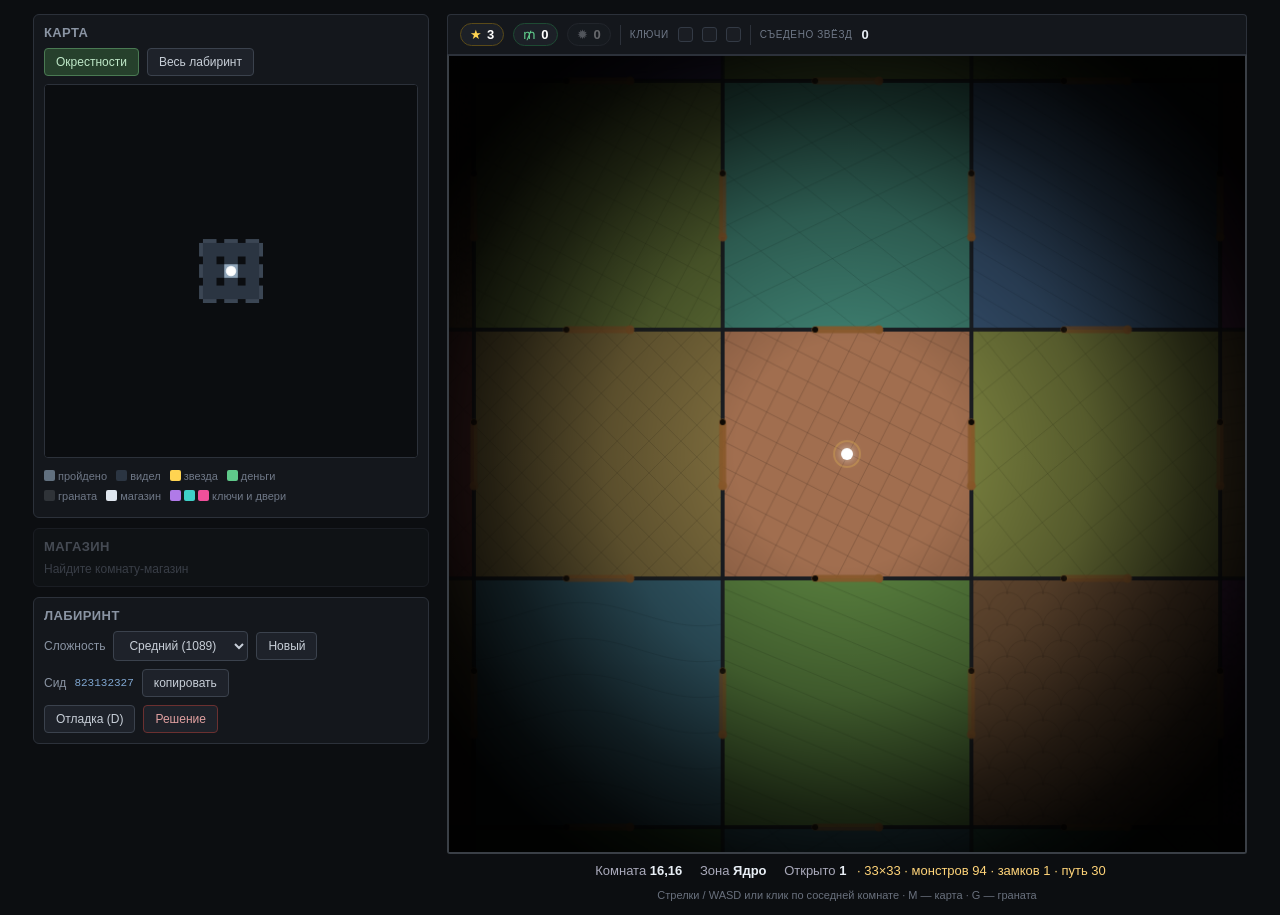
<file: index5.html>
<!DOCTYPE html>
<html lang="ru">
<head>
<meta charset="UTF-8">
<meta name="viewport" content="width=device-width, initial-scale=1">
<title>Лабиринт — v10 (ключи, гранаты, магазины)</title>
<style>
  * { box-sizing:border-box; }
  body { margin:0; background:#0c0e11; color:#ddd; font-family:sans-serif; padding:14px; }
  #app { display:flex; gap:18px; align-items:flex-start; justify-content:center; }
  #side { width:396px; flex:0 0 396px; }
  #stage { flex:0 1 auto; }
  @media (max-width:1240px){
    #app { flex-direction:column; align-items:center; }
    #side { order:2; width:min(396px,94vw); flex:none; }
    #stage { order:1; }
  }

  #hud {
    display:flex; align-items:center; gap:9px; min-height:40px; padding:5px 12px;
    background:#14171c; border:1px solid #2c313a; border-bottom:none;
    border-radius:4px 4px 0 0; width:min(800px,94vw); font-size:13px; flex-wrap:wrap;
  }
  .chip {
    display:inline-flex; align-items:center; gap:5px; padding:3px 9px;
    background:#1c2027; border:1px solid #333a45; border-radius:13px;
    font-size:13px; color:#c8cfd8; white-space:nowrap;
  }
  .chip b { color:#fff; font-weight:600; }
  .chip.stars  { color:#ffd451; border-color:#5a4a18; }
  .chip.stars.empty { color:#8a4444; border-color:#4a2222; }
  .chip.coins  { color:#5fc98a; border-color:#1e4a33; }
  .chip.gren   { color:#c2c8d0; border-color:#3a3f47; cursor:pointer; }
  .chip.gren:hover { background:#2a2f38; }
  .chip.gren.off { opacity:.35; cursor:default; }
  .keyslot { width:15px; height:15px; border-radius:3px; border:1px solid #333a45; background:#1a1d23; }
  .keyslot.has { border-color:transparent; box-shadow:0 0 7px currentColor; }
  #hud .sep { width:1px; height:20px; background:#2c313a; }
  #hud .lbl { color:#6f7887; font-size:10px; letter-spacing:.6px; }

  #game { background:#000; border:2px solid #3a3f46; border-top-color:#2c313a;
          border-radius:0 0 3px 3px; cursor:pointer; display:block;
          width:min(800px,94vw); height:auto; aspect-ratio:1/1; }

  .panel { background:#14171c; border:1px solid #2c313a; border-radius:6px; padding:10px; margin-bottom:10px; }
  .panel.dim { opacity:.45; }
  .row { display:flex; gap:8px; align-items:center; flex-wrap:wrap; }
  .row + .row { margin-top:8px; }
  label { font-size:12px; color:#8a94a3; }

  button, select {
    background:#1e222a; color:#c8cfd8; border:1px solid #3b424d; border-radius:4px;
    padding:6px 11px; font-size:12px; font-family:inherit; cursor:pointer;
  }
  button:hover:not(:disabled) { background:#262c36; color:#fff; }
  button:disabled { opacity:.4; cursor:default; }
  button.on { background:#26402c; border-color:#4a7a53; color:#bfe8c8; }
  button.danger { border-color:#6b3030; color:#e0a0a0; }
  button.buy { flex:1; text-align:left; display:flex; justify-content:space-between; gap:10px; }
  button.buy span.pr { color:#5fc98a; }

  #mapCanvas { background:#0b0d10; border:1px solid #2c313a; border-radius:4px;
               display:block; width:100%; height:auto; aspect-ratio:1/1; }

  #info { margin-top:9px; font-size:13px; text-align:center; min-height:20px; color:#aab; }
  #msg { color:#ffd479; }
  .stat { display:inline-block; margin:0 7px; }
  .stat b { color:#e8eef5; font-weight:600; }
  #legend { font-size:11px; color:#6f7887; line-height:1.85; margin-top:8px; }
  .sw { display:inline-block; width:11px; height:11px; border-radius:2px; vertical-align:-1px; margin-right:3px; }
  #hint { margin-top:6px; font-size:11px; color:#69707d; text-align:center; }
  h3 { margin:0 0 8px; font-size:13px; color:#8a94a3; font-weight:600; letter-spacing:.4px; }
  code { color:#7fa6d0; font-size:11px; }

  #modal { position:fixed; inset:0; background:rgba(0,0,0,.72); display:none;
           align-items:center; justify-content:center; z-index:50; }
  #modal.show { display:flex; }
  #modalBox { background:#171b21; border:1px solid #39414c; border-radius:8px;
              padding:22px 26px; max-width:420px; }
  #modalBox h4 { margin:0 0 10px; font-size:16px; color:#e8eef5; }
  #modalBox p { margin:0 0 16px; font-size:13px; line-height:1.6; color:#a8b2be; }
</style>
</head>
<body>

<div id="app">

  <aside id="side">
    <div class="panel">
      <h3>КАРТА</h3>
      <div class="row">
        <button id="modeLocal" class="on">Окрестности</button>
        <button id="modeFull">Весь лабиринт</button>
      </div>
      <div class="row"><canvas id="mapCanvas" width="384" height="384"></canvas></div>
      <div id="legend">
        <span class="sw" style="background:#61707f"></span>пройдено
        <span class="sw" style="background:#2b3542;margin-left:6px"></span>видел
        <span class="sw" style="background:#ffd451;margin-left:6px"></span>звезда
        <span class="sw" style="background:#5fc98a;margin-left:6px"></span>деньги<br>
        <span class="sw" style="background:#2f3338"></span>граната
        <span class="sw" style="background:#dfe6ee;margin-left:6px"></span>магазин
        <span class="sw" style="background:#b07ae8;margin-left:6px"></span><span class="sw" style="background:#3fd0c8"></span><span class="sw" style="background:#f0509a"></span>ключи и двери
      </div>
    </div>

    <div class="panel" id="shopPanel">
      <h3>МАГАЗИН</h3>
      <div id="shopBody">
        <div class="row" style="font-size:12px;color:#6f7887">Найдите комнату-магазин</div>
      </div>
    </div>

    <div class="panel">
      <h3>ЛАБИРИНТ</h3>
      <div class="row">
        <label>Сложность</label>
        <select id="diffSel">
          <option value="easy">Лёгкий (625)</option>
          <option value="normal" selected>Средний (1089)</option>
          <option value="hard">Сложный (1681)</option>
        </select>
        <button id="newBtn">Новый</button>
      </div>
      <div class="row">
        <label>Сид</label><code id="seedOut">—</code>
        <button id="copySeed">копировать</button>
      </div>
      <div class="row">
        <button id="dbgBtn">Отладка (D)</button>
        <button id="solBtn" class="danger">Решение</button>
      </div>
    </div>
  </aside>

  <div id="stage">
    <div id="hud">
      <span class="chip stars" id="chipStars">★ <b>3</b></span>
      <span class="chip coins" id="chipCoins">₥ <b>0</b></span>
      <span class="chip gren off" id="chipGren" title="Бросить гранату">✹ <b>0</b></span>
      <span class="sep"></span>
      <span class="lbl">КЛЮЧИ</span>
      <span class="keyslot" id="k0"></span>
      <span class="keyslot" id="k1"></span>
      <span class="keyslot" id="k2"></span>
      <span class="sep"></span>
      <span class="lbl">СЪЕДЕНО ЗВЁЗД</span><b id="caught" style="color:#e8eef5">0</b>
    </div>
    <canvas id="game" width="800" height="800"></canvas>
    <div id="info">
      <span class="stat">Комната <b id="pos">–</b></span>
      <span class="stat">Зона <b id="zone">–</b></span>
      <span class="stat">Открыто <b id="explored">0</b></span>
      <span id="msg"></span>
    </div>
    <div id="hint">Стрелки / WASD или клик по соседней комнате · M — карта · G — граната</div>
  </div>

</div>

<div id="modal"><div id="modalBox">
  <h4 id="modalTitle">Заголовок</h4>
  <p id="modalText">Текст</p>
  <div class="row" style="justify-content:flex-end">
    <button id="modalNo">Отмена</button>
    <button id="modalYes" class="on">Хорошо</button>
  </div>
</div></div>

<script>
'use strict';

// ============================================================
// 1. КОНСТАНТЫ
// ============================================================
const CANVAS_SIZE = 800;
const ROOM_SIZE   = 250;

const T_OPEN = 0.6, T_CLOSE = 0.6, T_MOVE = 0.9;
const T_UNLOCK = 1.0;

const DOOR_WIDTH = 64;
const DOOR_COLOR = '#8b5a2b';
const WALL_COLOR = '#1b1e23';

const CENTER_R    = 24;
const ITEM_R      = 15;
const CATCH_R     = CENTER_R;
const MONSTER_SEP = 30;
const ROOM_CAP    = 5;

const START_STARS = 3;

const GRENADE_FUSE   = 2.0;
const GRENADE_RADIUS = ROOM_SIZE * 0.62;

const DIR = {
  N:{dx:0,dy:-1,opp:'S'}, S:{dx:0,dy:1,opp:'N'},
  E:{dx:1,dy:0,opp:'W'},  W:{dx:-1,dy:0,opp:'E'},
};
const DIRS = ['N','S','E','W'];
const SWING_BY_DIR = {N:+1, S:-1, E:+1, W:-1};
const TAU = Math.PI*2;

const MONSTER_ACTIVE_RANGE = 12;
const PATTERN_CACHE_MAX    = 90;

// Три цвета замков
const KEY_DEFS = [
  { id:0, name:'сиреневый',  color:'#b07ae8', dark:'#6b40a0' },
  { id:1, name:'бирюзовый',  color:'#3fd0c8', dark:'#1d7c78' },
  { id:2, name:'малиновый',  color:'#f0509a', dark:'#962d5e' },
];

const PRICES = { star:14, grenade:22, hintExit:70, hintPath:170 };

let DEBUG = false, SHOW_SOLUTION = false;

// ============================================================
// 2. СЛОЖНОСТЬ
// ============================================================
const DIFFICULTY = {
  easy: {
    label:'Лёгкий', size:25,
    zoneFrac:[0.34,0.58,0.78,1.00],
    sectors: [1, 1, 2, 3],
    throats: [0, 8, 3, 2],
    loops:   [1, 0.52, 0.36, 0.22],
    density: [0.020, 0.045, 0.070, 0.100],  // монстров на комнату
    onPath:  [0, 0.20, 0.40, 0.65],
    exitGuards: 4,
    stars: 14, coins: 42, grenadesOnMap: 5, shops: 3, locks: 2,
    zoneNames:['Ядро','Галереи','Ходы','Горло'],
  },
  normal: {
    label:'Средний', size:33,
    zoneFrac:[0.28,0.52,0.72,0.88,1.00],
    sectors: [1, 1, 3, 5, 6],
    throats: [0, 10, 3, 2, 1],
    loops:   [1, 0.46, 0.30, 0.18, 0.10],
    density: [0.025, 0.050, 0.078, 0.098, 0.118],
    onPath:  [0, 0.15, 0.35, 0.55, 0.75],
    exitGuards: 6,
    stars: 16, coins: 58, grenadesOnMap: 7, shops: 4, locks: 3,
    zoneNames:['Ядро','Галереи','Ходы','Теснины','Горло'],
  },
  hard: {
    label:'Сложный', size:41,
    zoneFrac:[0.22,0.44,0.64,0.82,1.00],
    sectors: [1, 2, 4, 6, 8],
    throats: [0, 8, 2, 1, 1],
    loops:   [1, 0.38, 0.25, 0.15, 0.08],
    density: [0.030, 0.058, 0.088, 0.115, 0.140],
    onPath:  [0, 0.20, 0.45, 0.65, 0.85],
    exitGuards: 9,
    stars: 20, coins: 76, grenadesOnMap: 9, shops: 5, locks: 3,
    zoneNames:['Ядро','Галереи','Ходы','Теснины','Горло'],
  },
};

// ============================================================
// 3. УТИЛИТЫ
// ============================================================
function mulberry32(seed){
  return function(){
    seed|=0; seed=seed+0x6D2B79F5|0;
    let t=Math.imul(seed^seed>>>15,1|seed);
    t=t+Math.imul(t^t>>>7,61|t)^t;
    return((t^t>>>14)>>>0)/4294967296;
  };
}
function clamp(v,a,b){ return v<a?a:(v>b?b:v); }
function easeInOut(t){ return t<0.5 ? 2*t*t : 1-Math.pow(-2*t+2,2)/2; }
function approach(c,t,s){ const d=t-c; return Math.abs(d)<=s?t:c+Math.sign(d)*s; }
function shuffle(a,rnd){
  for(let i=a.length-1;i>0;i--){ const j=Math.floor(rnd()*(i+1)); [a[i],a[j]]=[a[j],a[i]]; }
  return a;
}

// ============================================================
// 4. ГЕНЕРАТОР
// ============================================================
function generateMaze(cfg, seed){
  const rnd = mulberry32(seed);
  const W=cfg.size, H=cfg.size;
  const cx=(W-1)>>1, cy=(H-1)>>1;
  const maxRing=Math.max(cx,cy);
  const NZ=cfg.zoneFrac.length;

  const rooms=[];
  for (let y=0;y<H;y++){
    const row=[];
    for (let x=0;x<W;x++) row.push({N:'wall',S:'wall',E:'wall',W:'wall'});
    rooms.push(row);
  }
  const idx=(x,y)=>y*W+x;
  const inB=(x,y)=>x>=0&&y>=0&&x<W&&y<H;
  const ring=(x,y)=>Math.max(Math.abs(x-cx),Math.abs(y-cy));

  function openEdge(x,y,d,type){
    const nx=x+DIR[d].dx, ny=y+DIR[d].dy;
    if (!inB(nx,ny)) return;
    rooms[y][x][d]=type||'closed';
    rooms[ny][nx][DIR[d].opp]=type||'closed';
  }

  // --- зоны ---
  const bounds=[];
  for (let i=0;i<NZ;i++){
    let b=Math.round(cfg.zoneFrac[i]*maxRing);
    if (i>0) b=Math.max(b,bounds[i-1]+1);
    bounds.push(Math.min(b,maxRing));
  }
  bounds[NZ-1]=maxRing;

  const zone=new Int8Array(W*H);
  for (let y=0;y<H;y++) for (let x=0;x<W;x++){
    const r=ring(x,y); let z=NZ-1;
    for (let i=0;i<NZ;i++) if (r<=bounds[i]){ z=i; break; }
    zone[idx(x,y)]=z;
  }
  const zoneOf=(x,y)=>zone[idx(x,y)];

  // --- секторы ---
  const rot=[]; for (let k=0;k<NZ;k++) rot.push(rnd());
  function sectorOf(x,y,k){
    const S=cfg.sectors[k];
    if (S<=1) return 0;
    let t=(Math.atan2(y-cy,x-cx)+Math.PI)/TAU;
    t=(t+rot[k])%1;
    return Math.floor(t*S)%S;
  }

  const zoneCells=Array.from({length:NZ},()=>[]);
  for (let y=0;y<H;y++) for (let x=0;x<W;x++) zoneCells[zoneOf(x,y)].push({x,y});

  const parent=new Int32Array(W*H);
  for (let i=0;i<W*H;i++) parent[i]=i;
  function find(a){ while(parent[a]!==a){ parent[a]=parent[parent[a]]; a=parent[a]; } return a; }
  function unite(a,b){ const ra=find(a),rb=find(b); if(ra===rb) return false; parent[ra]=rb; return true; }

  const zoneComponents=Array.from({length:NZ},()=>[]);

  for (let k=0;k<NZ;k++){
    const groups=new Map();
    for (const c of zoneCells[k]){
      const s=sectorOf(c.x,c.y,k);
      if (!groups.has(s)) groups.set(s,[]);
      groups.get(s).push(c);
    }
    for (const cells of groups.values()){
      const inG=new Set(cells.map(c=>idx(c.x,c.y)));
      const edges=[];
      for (const c of cells) for (const d of ['E','S']){
        const nx=c.x+DIR[d].dx, ny=c.y+DIR[d].dy;
        if (!inB(nx,ny) || !inG.has(idx(nx,ny))) continue;
        edges.push({x:c.x,y:c.y,d});
      }
      shuffle(edges,rnd);
      const rest=[];
      for (const e of edges){
        const a=idx(e.x,e.y), b=idx(e.x+DIR[e.d].dx,e.y+DIR[e.d].dy);
        if (unite(a,b)) openEdge(e.x,e.y,e.d); else rest.push(e);
      }
      const p=cfg.loops[k];
      for (const e of rest) if (rnd()<p) openEdge(e.x,e.y,e.d);

      const byRoot=new Map();
      for (const c of cells){
        const r=find(idx(c.x,c.y));
        if (!byRoot.has(r)) byRoot.set(r,[]);
        byRoot.get(r).push(c);
      }
      for (const comp of byRoot.values()) zoneComponents[k].push(comp);
    }
  }

  function connectComponent(comp,k){
    const want=Math.max(1,cfg.throats[k]);
    let cands=[];
    for (const c of comp) for (const d of DIRS){
      const nx=c.x+DIR[d].dx, ny=c.y+DIR[d].dy;
      if (!inB(nx,ny) || zoneOf(nx,ny)!==k-1) continue;
      cands.push({x:c.x,y:c.y,d,ang:Math.atan2(c.y-cy,c.x-cx)});
    }
    if (!cands.length){
      for (const c of comp) for (const d of DIRS){
        const nx=c.x+DIR[d].dx, ny=c.y+DIR[d].dy;
        if (!inB(nx,ny) || zoneOf(nx,ny)>k) continue;
        if (find(idx(nx,ny))===find(idx(c.x,c.y))) continue;
        cands.push({x:c.x,y:c.y,d,ang:Math.atan2(c.y-cy,c.x-cx)});
      }
    }
    if (!cands.length) return;
    cands.sort((a,b)=>a.ang-b.ang);
    const n=Math.min(want,cands.length), off=rnd(), picked=new Set();
    for (let i=0;i<n;i++){
      let j=Math.floor(((i+off)/n)*cands.length)%cands.length, g=0;
      while (picked.has(j) && g++<cands.length) j=(j+1)%cands.length;
      picked.add(j);
      const e=cands[j];
      openEdge(e.x,e.y,e.d);
      unite(idx(e.x,e.y), idx(e.x+DIR[e.d].dx,e.y+DIR[e.d].dy));
    }
  }
  for (let k=1;k<NZ;k++) for (const comp of zoneComponents[k]) connectComponent(comp,k);

  // --- BFS ---
  const startX=cx, startY=cy;
  function bfsFrom(sx0,sy0){
    const dist=new Int32Array(W*H).fill(-1);
    const from=new Int32Array(W*H).fill(-1);
    const q=[idx(sx0,sy0)]; dist[q[0]]=0;
    for (let h=0;h<q.length;h++){
      const cur=q[h], x=cur%W, y=(cur/W)|0;
      for (const d of DIRS){
        if (rooms[y][x][d]==='wall') continue;
        const nx=x+DIR[d].dx, ny=y+DIR[d].dy;
        if (!inB(nx,ny)) continue;
        const ni=idx(nx,ny);
        if (dist[ni]!==-1) continue;
        dist[ni]=dist[cur]+1; from[ni]=cur; q.push(ni);
      }
    }
    return {dist,from};
  }

  let {dist,from}=bfsFrom(startX,startY);
  for (let pass=0;pass<6;pass++){
    let fixed=false;
    for (let y=0;y<H;y++) for (let x=0;x<W;x++){
      if (dist[idx(x,y)]!==-1) continue;
      let best=null;
      for (const d of DIRS){
        const nx=x+DIR[d].dx, ny=y+DIR[d].dy;
        if (!inB(nx,ny) || dist[idx(nx,ny)]===-1) continue;
        const sc=zoneOf(nx,ny)*10+rnd();
        if (!best||sc<best.sc) best={d,sc};
      }
      if (best){ openEdge(x,y,best.d); fixed=true; }
    }
    if (!fixed) break;
    ({dist,from}=bfsFrom(startX,startY));
  }

  // --- выход ---
  const rim=[];
  for (let y=0;y<H;y++) for (let x=0;x<W;x++){
    if (ring(x,y)!==maxRing) continue;
    const dd=dist[idx(x,y)];
    if (dd>0) rim.push({x,y,d:dd});
  }
  rim.sort((a,b)=>b.d-a.d);
  const pool=rim.slice(0,Math.max(1,Math.floor(rim.length*0.25)));
  const ex=pool[Math.floor(rnd()*pool.length)];

  let exitDir='N';
  if (ex.y===0) exitDir='N';
  else if (ex.y===H-1) exitDir='S';
  else if (ex.x===0) exitDir='W';
  else exitDir='E';

  // ============================================================
  // ЗАПЕРТЫЕ ДВЕРИ — СОКРАЩЕНИЯ
  // Ищем стену, снос которой сильнее всего укорачивает путь к выходу.
  // Это НОВЫЕ рёбра поверх связного лабиринта → тупиков не создаёт.
  // ============================================================
  const locks = new Map();   // doorKey → colorId
  {
    const nLocks = Math.min(cfg.locks, KEY_DEFS.length);
    const placed = [];
    const minSep = Math.max(4, Math.floor(maxRing*0.5));

    for (let li=0; li<nLocks; li++){
      const dExit = bfsFrom(ex.x, ex.y).dist;
      const dStart = bfsFrom(startX, startY).dist;
      const baseLen = dStart[idx(ex.x,ex.y)];
      let best=null;

      for (let y=0;y<H;y++) for (let x=0;x<W;x++){
        for (const d of ['E','S']){
          if (rooms[y][x][d]!=='wall') continue;
          const nx=x+DIR[d].dx, ny=y+DIR[d].dy;
          if (!inB(nx,ny)) continue;
          const a=idx(x,y), b=idx(nx,ny);
          if (dStart[a]<0||dStart[b]<0||dExit[a]<0||dExit[b]<0) continue;

          const viaAB = dStart[a]+1+dExit[b];
          const viaBA = dStart[b]+1+dExit[a];
          const gain = baseLen - Math.min(viaAB, viaBA);
          if (gain < 12) continue;

          // разнос по карте
          let tooClose=false;
          for (const p of placed)
            if (Math.abs(p.x-x)+Math.abs(p.y-y) < minSep){ tooClose=true; break; }
          if (tooClose) continue;

          const score = gain + rnd()*3;
          if (!best || score>best.score) best={x,y,d,gain,score};
        }
      }

      if (!best) break;
      openEdge(best.x,best.y,best.d,'locked');
      const kx=best.x, ky=best.y, kd=best.d;
      const dk = (ky < ky+DIR[kd].dy || (ky===ky+DIR[kd].dy && kx<kx+DIR[kd].dx))
        ? `${kx},${ky},${kd}`
        : `${kx+DIR[kd].dx},${ky+DIR[kd].dy},${DIR[kd].opp}`;
      locks.set(dk, li);
      placed.push({x:best.x, y:best.y, gain:best.gain});
    }
  }

  // финальные дистанции (замки считаем проходимыми — это верхняя оценка)
  ({dist,from}=bfsFrom(startX,startY));

  const solution=[];
  { let cur=idx(ex.x,ex.y);
    while(cur!==-1){ solution.push({x:cur%W,y:(cur/W)|0}); cur=from[cur]; }
    solution.reverse(); }
  const solutionSet=new Set(solution.map(p=>`${p.x},${p.y}`));

  // ============================================================
  // ПРЕДМЕТЫ
  // ============================================================
  const items = new Map();   // "x,y" → {type, ...}
  const shops = new Set();

  {
    const deadByZone = Array.from({length:NZ},()=>[]);
    const midByZone  = Array.from({length:NZ},()=>[]);
    const busy = new Set([`${startX},${startY}`, `${ex.x},${ex.y}`]);

    for (let y=0;y<H;y++) for (let x=0;x<W;x++){
      const k=`${x},${y}`;
      if (busy.has(k)) continue;
      const dd=dist[idx(x,y)];
      if (dd<3) continue;
      let deg=0; for (const d of DIRS) if (rooms[y][x][d]!=='wall') deg++;
      if (deg===0) continue;
      const z=zoneOf(x,y);
      (deg===1 ? deadByZone[z] : midByZone[z]).push({x,y,d:dd});
    }
    for (const a of deadByZone) shuffle(a,rnd);
    for (const a of midByZone)  shuffle(a,rnd);

    const put=(cell,obj)=>{
      const k=`${cell.x},${cell.y}`;
      if (items.has(k)||shops.has(k)) return false;
      items.set(k,obj); return true;
    };
    const takeDead=(z)=>deadByZone[z] && deadByZone[z].length ? deadByZone[z].pop() : null;
    const takeMid =(z)=>midByZone[z]  && midByZone[z].length  ? midByZone[z].pop()  : null;
    const anyDead=()=>{
      for (let z=NZ-1;z>=0;z--) if (deadByZone[z].length) return deadByZone[z].pop();
      return null;
    };

    // 1) ключи — в тупиках зон 1..2, подальше от старта
    for (const [dk, colorId] of locks){
      let cell=null;
      for (const z of [2,1,3,0,4]){
        const pool=deadByZone[z]||[];
        for (let i=pool.length-1;i>=0;i--){
          if (pool[i].d>=8){ cell=pool.splice(i,1)[0]; break; }
        }
        if (cell) break;
      }
      if (!cell) cell=anyDead();
      if (cell) put(cell,{type:'key', color:colorId});
    }

    // 2) магазины — в проходных комнатах, разнесены
    {
      const spots=[];
      for (let z=1;z<NZ;z++) for (const c of midByZone[z]) spots.push(c);
      shuffle(spots,rnd);
      const chosen=[];
      for (const c of spots){
        if (chosen.length>=cfg.shops) break;
        if (items.has(`${c.x},${c.y}`)) continue;
        let ok=true;
        for (const p of chosen)
          if (Math.abs(p.x-c.x)+Math.abs(p.y-c.y) < Math.floor(maxRing*0.6)){ ok=false; break; }
        if (!ok) continue;
        chosen.push(c);
        shops.add(`${c.x},${c.y}`);
      }
    }

    // 3) звёзды — редкие, глубже = чаще
    {
      const wsum=[]; let tot=0;
      for (let z=0;z<NZ;z++){ const w=(z+1)*(z+1); wsum.push(w); tot+=w; }
      for (let z=0;z<NZ;z++){
        let n=Math.round(cfg.stars*wsum[z]/tot);
        while (n-- > 0){
          const cell = (rnd()<0.75 ? takeDead(z) : takeMid(z)) || takeDead(z) || takeMid(z);
          if (!cell) break;
          put(cell,{type:'star'});
        }
      }
    }

    // 4) деньги — по всей карте, номинал растёт к краю
    for (let i=0;i<cfg.coins;i++){
      const z=Math.min(NZ-1, Math.floor(Math.pow(rnd(),0.7)*NZ));
      const cell=(rnd()<0.55?takeDead(z):takeMid(z)) || takeMid(z) || takeDead(z);
      if (!cell) continue;
      const val = 1 + Math.floor(rnd()*(2+z*1.5));
      put(cell,{type:'coin', value:val});
    }

    // 5) гранаты — в тупиках
    for (let i=0;i<cfg.grenadesOnMap;i++){
      const z=1+Math.floor(rnd()*(NZ-1));
      const cell=takeDead(z)||anyDead()||takeMid(z);
      if (!cell) continue;
      put(cell,{type:'grenade'});
    }
  }

  return {
    w:W,h:H,rooms,cfg,seed,cx,cy,maxRing,NZ,bounds,zone,
    start:{x:startX,y:startY}, exit:{x:ex.x,y:ex.y}, exitDir,
    dist, solution, solutionSet, items, shops, locks,
    pathLen:solution.length-1,
  };
}

// ============================================================
// 5. СОСТОЯНИЕ
// ============================================================
let MAP=null, WORLD_SEED=0;
let visited=new Set(), seen=new Set();
let gameWon=false, gameOver=false;
let caughtCount=0;
let hintExit=false, hintPath=false;
let grenadeWarned=false;

const inv = { stars:START_STARS, coins:0, grenades:0, keys:[false,false,false] };

const inBounds=(x,y)=>x>=0&&y>=0&&x<MAP.w&&y<MAP.h;
const sideType=(x,y,d)=>MAP.rooms[y][x][d];
const zoneAt=(x,y)=>MAP.zone[y*MAP.w+x];

function doorKey(x,y,dir){
  const nx=x+DIR[dir].dx, ny=y+DIR[dir].dy;
  if (y<ny||(y===ny&&x<nx)) return `${x},${y},${dir}`;
  return `${nx},${ny},${DIR[dir].opp}`;
}
function parseDoorKey(k){ const p=k.split(','); return {x:+p[0],y:+p[1],dir:p[2]}; }
function doorTypeByKey(k){ const p=parseDoorKey(k); return MAP.rooms[p.y][p.x][p.dir]; }
function lockColorOf(k){ const c=MAP.locks.get(k); return c===undefined?null:KEY_DEFS[c]; }

// ============================================================
// 6. КАМЕРА
// ============================================================
let camX=0, camY=0;
const roomCX=rx=>rx*ROOM_SIZE;
const roomCY=ry=>ry*ROOM_SIZE;
const sx=wx=>wx-camX+CANVAS_SIZE/2;
const sy=wy=>wy-camY+CANVAS_SIZE/2;

function doorGeom(key){
  const k=parseDoorKey(key), cx=roomCX(k.x), cy=roomCY(k.y);
  if (k.dir==='E'){
    const wx=cx+ROOM_SIZE/2;
    return {p1x:wx,p1y:cy-DOOR_WIDTH/2,p2x:wx,p2y:cy+DOOR_WIDTH/2,mx:wx,my:cy};
  }
  const wy=cy+ROOM_SIZE/2;
  return {p1x:cx-DOOR_WIDTH/2,p1y:wy,p2x:cx+DOOR_WIDTH/2,p2y:wy,mx:cx,my:wy};
}
const doorCenter=(rx,ry,d)=>({x:roomCX(rx)+DIR[d].dx*ROOM_SIZE/2, y:roomCY(ry)+DIR[d].dy*ROOM_SIZE/2});
function clampToRoom(p,room,mg){
  const cx=roomCX(room.x), cy=roomCY(room.y), h=ROOM_SIZE/2-mg;
  return {x:clamp(p.x,cx-h,cx+h), y:clamp(p.y,cy-h,cy+h)};
}

// ============================================================
// 7. ДВЕРИ
// ============================================================
const doorAnims=new Map();
function requestDoorOpen(key,sign,user){
  let a=doorAnims.get(key);
  if (!a){ a={key,angle:0,target:sign*90,users:new Set()}; doorAnims.set(key,a); }
  else if (Math.abs(a.angle)>1) a.target=Math.sign(a.angle)*90;
  else a.target=sign*90;
  a.users.add(user);
  return a;
}
function releaseDoor(key,user){
  const a=doorAnims.get(key); if(!a) return;
  a.users.delete(user);
  if (a.users.size===0) a.target=0;
}
const doorPassable=key=>{ const a=doorAnims.get(key); return !!a&&Math.abs(a.angle)>=88; };
function updateDoors(dt){
  for (const a of [...doorAnims.values()]){
    a.angle=approach(a.angle,a.target,(a.target===0?90/T_CLOSE:90/T_OPEN)*dt);
    if (a.angle===0&&a.target===0&&a.users.size===0) doorAnims.delete(a.key);
  }
}

// ============================================================
// 8. ИГРОК
// ============================================================
const player={x:0,y:0};
const visual={offsetX:0,offsetY:0};
let move=null;
let unlocking=null;   // {key,color,dir,t}

function markSeen(rx,ry){
  for (let dy=-1;dy<=1;dy++) for (let dx=-1;dx<=1;dx++){
    const nx=rx+dx, ny=ry+dy;
    if (inBounds(nx,ny)) seen.add(`${nx},${ny}`);
  }
}

function pickUp(rx,ry){
  const k=`${rx},${ry}`;
  const it=MAP.items.get(k);
  if (!it) return;
  MAP.items.delete(k);
  if (it.type==='star'){
    inv.stars++; flashMessage('Звезда защиты +1');
  } else if (it.type==='coin'){
    inv.coins+=it.value; flashMessage(`Деньги +${it.value}`);
  } else if (it.type==='grenade'){
    inv.grenades++; flashMessage('Граната +1');
  } else if (it.type==='key'){
    inv.keys[it.color]=true;
    flashMessage(`Найден ${KEY_DEFS[it.color].name} ключ`);
  }
  updateHud();
}

function enterRoom(rx,ry){
  visited.add(`${rx},${ry}`);
  markSeen(rx,ry);
  mapDirty=true;
  posEl.textContent=`${rx},${ry}`;
  zoneEl.textContent=MAP.cfg.zoneNames[zoneAt(rx,ry)];
  exploredEl.textContent=visited.size;
  pickUp(rx,ry);
  refreshShop();
  if (rx===MAP.exit.x && ry===MAP.exit.y) onWin();
}

function startMove(dir){
  if (move||unlocking||gameWon||gameOver) return;
  const t=sideType(player.x,player.y,dir);
  if (t==='wall'){ flashMessage('Там стена'); return; }

  const key=doorKey(player.x,player.y,dir);

  if (t==='locked'){
    const lc=MAP.locks.get(key);
    if (lc===undefined){ flashMessage('Заперто наглухо'); return; }
    if (!inv.keys[lc]){
      flashMessage(`Заперто. Нужен ${KEY_DEFS[lc].name} ключ`);
      return;
    }
    unlocking={key, color:lc, dir, t:0};
    return;
  }

  requestDoorOpen(key,SWING_BY_DIR[dir],'player');
  move={dir,key,phase:'opening',progress:0};
}

function updateUnlock(dt){
  if (!unlocking) return;
  unlocking.t+=dt;
  if (unlocking.t>=T_UNLOCK){
    const p=parseDoorKey(unlocking.key);
    MAP.rooms[p.y][p.x][p.dir]='closed';
    const nx=p.x+DIR[p.dir].dx, ny=p.y+DIR[p.dir].dy;
    MAP.rooms[ny][nx][DIR[p.dir].opp]='closed';
    MAP.locks.delete(unlocking.key);
    const dir=unlocking.dir;
    flashMessage('Замок открыт');
    unlocking=null;
    mapDirty=true;
    startMove(dir);
  }
}

function updatePlayer(dt){
  if (!move) return;
  if (move.phase==='opening'){
    if (doorPassable(move.key)){ move.phase='moving'; move.progress=0; }
    return;
  }
  move.progress+=dt;
  const t=Math.min(move.progress/T_MOVE,1), e=easeInOut(t);
  visual.offsetX=DIR[move.dir].dx*ROOM_SIZE*e;
  visual.offsetY=DIR[move.dir].dy*ROOM_SIZE*e;
  if (t>=1){
    player.x+=DIR[move.dir].dx; player.y+=DIR[move.dir].dy;
    visual.offsetX=0; visual.offsetY=0;
    releaseDoor(move.key,'player');
    move=null;
    enterRoom(player.x,player.y);
  }
}
const playerWorld=()=>({x:camX,y:camY});
const playerRoomForAI=()=>({
  x:clamp(Math.round(camX/ROOM_SIZE),0,MAP.w-1),
  y:clamp(Math.round(camY/ROOM_SIZE),0,MAP.h-1),
});

// ============================================================
// 9. ГРАНАТЫ
// ============================================================
let grenades=[];    // {room, x, y, t}
let explosions=[];  // {x, y, t}

function dropGrenade(){
  if (inv.grenades<=0||gameWon||gameOver) return;
  if (!grenadeWarned){
    showModal('Бросить гранату?',
      `Граната взорвётся через ${GRENADE_FUSE} секунды и уничтожит всех монстров в этой комнате. ` +
      `Вам она не повредит. Уничтоженные монстры больше не появятся.`,
      ()=>{ grenadeWarned=true; doDropGrenade(); });
    return;
  }
  doDropGrenade();
}
function doDropGrenade(){
  inv.grenades--;
  updateHud();
  const a=Math.random()*TAU;
  grenades.push({
    room:{x:player.x,y:player.y},
    x:roomCX(player.x)+Math.cos(a)*30,
    y:roomCY(player.y)+Math.sin(a)*30,
    t:GRENADE_FUSE,
  });
  flashMessage('Граната брошена!');
}

function updateGrenades(dt){
  for (let i=grenades.length-1;i>=0;i--){
    const g=grenades[i];
    g.t-=dt;
    if (g.t>0) continue;
    grenades.splice(i,1);
    explosions.push({x:g.x, y:g.y, t:0});
    let killed=0;
    for (let j=monsters.length-1;j>=0;j--){
      const m=monsters[j];
      if (Math.hypot(m.x-g.x, m.y-g.y) > GRENADE_RADIUS) continue;
      if (m.cross) releaseDoor(m.cross.key,m);
      monsters.splice(j,1);
      killed++;
    }
    flashMessage(killed ? `Взрыв! Уничтожено монстров: ${killed}` : 'Взрыв... никого не задело');
  }
  for (let i=explosions.length-1;i>=0;i--){
    explosions[i].t+=dt;
    if (explosions[i].t>0.85) explosions.splice(i,1);
  }
}

// ============================================================
// 10. МОНСТРЫ
// ============================================================
const MONSTER_TYPES={
  monster1:{
    id:'monster1', title:'Ползун',
    chaseSpeed:85, wanderSpeed:32, size:13,
    bodyColor:'#5a1f1f', shellColor:'#8e2b2b', legColor:'#3a1414',
    eyeColor:'#ffd24a', auraColor:'rgba(200,40,40,',
    sightAdjacent:true, sightNeedsPassage:true, noticeDoors:true,
    canOpenDoors:true, canOpenLocked:false,
    catchRadius:CATCH_R, draw:drawMonster1,
  }
};

let monsters=[];

function spawnMonster(typeId,rx,ry){
  const cfg=MONSTER_TYPES[typeId];
  const ang=Math.random()*TAU, rad=CENTER_R+18+Math.random()*40;
  monsters.push({
    cfg, home:{x:rx,y:ry}, room:{x:rx,y:ry},
    x:roomCX(rx)+Math.cos(ang)*rad, y:roomCY(ry)+Math.sin(ang)*rad,
    facing:ang, state:'idle', reason:'', targetRoom:null, cross:null,
    ignoreDoorKey:null, wanderTarget:null, wanderWait:0,
    alert:0, alertMark:'!', stun:0, moving:0, blockedWait:0,
  });
}

function roomLoad(rx,ry,except){
  let n=0;
  for (const m of monsters){
    if (m===except) continue;
    if (m.cross && !m.cross.entered){
      if (m.cross.from.x===rx&&m.cross.from.y===ry) n++;
      if (m.cross.to.x===rx  &&m.cross.to.y===ry)   n++;
    } else if (m.room.x===rx&&m.room.y===ry) n++;
  }
  return n;
}

function placeMonsters(rnd){
  monsters=[];
  const cfg=MAP.cfg;

  const pathByZone=Array.from({length:MAP.NZ},()=>[]);
  for (const p of MAP.solution)
    if (MAP.dist[p.y*MAP.w+p.x]>8) pathByZone[zoneAt(p.x,p.y)].push(p);

  const freeByZone=Array.from({length:MAP.NZ},()=>[]);
  const zoneRooms=new Array(MAP.NZ).fill(0);
  for (let y=0;y<MAP.h;y++) for (let x=0;x<MAP.w;x++){
    const z=zoneAt(x,y);
    zoneRooms[z]++;
    if (MAP.dist[y*MAP.w+x]<7) continue;              // не у самого старта
    if (MAP.shops.has(`${x},${y}`)) continue;          // не в магазине
    let deg=0; for (const d of DIRS) if (MAP.rooms[y][x][d]!=='wall') deg++;
    if (deg===0) continue;
    freeByZone[z].push({x,y});
  }
  for (const a of freeByZone) shuffle(a,rnd);
  for (const a of pathByZone) shuffle(a,rnd);

  const used=new Map();
  const take=c=>{
    const k=`${c.x},${c.y}`, n=used.get(k)||0;
    if (n>=ROOM_CAP) return false;
    used.set(k,n+1); return true;
  };

  for (let z=0;z<MAP.NZ;z++){
    const n=Math.round(zoneRooms[z]*(cfg.density[z]||0));
    const bias=cfg.onPath[z]||0;
    for (let i=0;i<n;i++){
      let cell=null, guard=0;
      while (guard++<40){
        const src=(rnd()<bias&&pathByZone[z].length)?pathByZone[z]:freeByZone[z];
        if (!src.length) break;
        const c=src.pop();
        if (take(c)){ cell=c; break; }
      }
      if (cell) spawnMonster('monster1',cell.x,cell.y);
    }
  }

  // стража у выхода
  {
    const tail=MAP.solution.slice(-Math.min(10,MAP.solution.length-1));
    shuffle(tail,rnd);
    for (let i=0;i<cfg.exitGuards;i++){
      const c=tail[i%tail.length];
      if (!c) break;
      if (c.x===MAP.exit.x&&c.y===MAP.exit.y) continue;
      if (take(c)) spawnMonster('monster1',c.x,c.y);
    }
  }
}

function monsterCanPass(m,rx,ry,dir){
  const t=sideType(rx,ry,dir);
  if (t==='wall') return false;
  if (t==='locked'&&!m.cfg.canOpenLocked) return false;
  return true;
}
const isOrthAdjacent=(a,b)=>Math.abs(a.x-b.x)+Math.abs(a.y-b.y)===1;
function dirBetween(f,t){
  for (const d of DIRS) if (f.x+DIR[d].dx===t.x&&f.y+DIR[d].dy===t.y) return d;
  return null;
}

function bfsNextDir(m,from,to){
  if (from.x===to.x&&from.y===to.y) return null;
  const W=MAP.w, idx=(x,y)=>y*W+x;
  const prev=new Map(), vis=new Set([idx(from.x,from.y)]);
  const q=[{x:from.x,y:from.y}];
  for (let h=0;h<q.length;h++){
    const cur=q[h];
    for (const d of DIRS){
      if (!monsterCanPass(m,cur.x,cur.y,d)) continue;
      const nx=cur.x+DIR[d].dx, ny=cur.y+DIR[d].dy;
      if (!inBounds(nx,ny)) continue;
      const k=idx(nx,ny);
      if (vis.has(k)) continue;
      vis.add(k); prev.set(k,{x:cur.x,y:cur.y,d});
      if (nx===to.x&&ny===to.y){
        let cx=nx,cy=ny;
        for(;;){
          const p=prev.get(idx(cx,cy));
          if (p.x===from.x&&p.y===from.y) return p.d;
          cx=p.x; cy=p.y;
        }
      }
      q.push({x:nx,y:ny});
    }
  }
  return null;
}

function setChase(m,room,reason,mark){
  if (m.state!=='chase'){ m.alert=1.4; m.alertMark=mark; }
  m.state='chase'; m.reason=reason;
  m.targetRoom={x:room.x,y:room.y};
  m.wanderTarget=null; m.wanderWait=0;
}

function updateMonsterSenses(m){
  if (m.stun>0) return false;
  const cfg=m.cfg, pr=playerRoomForAI();
  if (pr.x===m.room.x&&pr.y===m.room.y){ setChase(m,pr,'sight','!'); return true; }
  if (cfg.sightAdjacent&&isOrthAdjacent(m.room,pr)){
    const d=dirBetween(m.room,pr);
    if (!cfg.sightNeedsPassage||monsterCanPass(m,m.room.x,m.room.y,d)){
      setChase(m,pr,'sight','!'); return true;
    }
  }
  return false;
}

function onMonsterEnterRoom(m){
  if (!m.cfg.noticeDoors) return;
  let best=null,bestA=0;
  for (const d of DIRS){
    if (!monsterCanPass(m,m.room.x,m.room.y,d)) continue;
    const key=doorKey(m.room.x,m.room.y,d);
    if (key===m.ignoreDoorKey) continue;
    const a=doorAnims.get(key);
    if (!a||a.users.has(m)) continue;
    if (Math.abs(a.angle)>bestA){ bestA=Math.abs(a.angle); best=d; }
  }
  if (best) setChase(m,{x:m.room.x+DIR[best].dx,y:m.room.y+DIR[best].dy},'trail','?');
}

function centerObstacle(m){
  const pr=playerRoomForAI();
  if (pr.x===m.room.x&&pr.y===m.room.y) return null;
  return {x:roomCX(m.room.x), y:roomCY(m.room.y), r:CENTER_R};
}

function steerMove(m,tx,ty,speed,dt,useObstacle){
  const dx=tx-m.x, dy=ty-m.y, dist=Math.hypot(dx,dy);
  if (dist<1){ m.moving=0; return true; }
  let ux=dx/dist, uy=dy/dist;

  const obs=useObstacle?centerObstacle(m):null;
  if (obs){
    const rx=m.x-obs.x, ry=m.y-obs.y, rd=Math.hypot(rx,ry)||0.001;
    const field=obs.r+28;
    if (rd<field){
      const nx=rx/rd, ny=ry/rd;
      const t1x=-ny,t1y=nx, t2x=ny,t2y=-nx;
      const use1=(t1x*ux+t1y*uy)>(t2x*ux+t2y*uy);
      const tgx=use1?t1x:t2x, tgy=use1?t1y:t2y;
      const w=clamp((field-rd)/field,0,1);
      ux=ux*(1-w)+(tgx*0.9+nx*0.5)*w;
      uy=uy*(1-w)+(tgy*0.9+ny*0.5)*w;
      const l=Math.hypot(ux,uy)||1; ux/=l; uy/=l;
    }
  }

  let px=0,py=0;
  for (const o of monsters){
    if (o===m) continue;
    if (Math.abs(o.room.x-m.room.x)>1||Math.abs(o.room.y-m.room.y)>1) continue;
    const ddx=m.x-o.x, ddy=m.y-o.y, d2=ddx*ddx+ddy*ddy;
    if (d2>0&&d2<MONSTER_SEP*MONSTER_SEP){
      const d=Math.sqrt(d2), w=(MONSTER_SEP-d)/MONSTER_SEP;
      px+=ddx/d*w; py+=ddy/d*w;
    }
  }
  if (px||py){
    ux+=px*1.3; uy+=py*1.3;
    const l=Math.hypot(ux,uy)||1; ux/=l; uy/=l;
  }

  const step=Math.min(speed*dt,dist);
  m.x+=ux*step; m.y+=uy*step;

  if (obs){
    const rx=m.x-obs.x, ry=m.y-obs.y, rd=Math.hypot(rx,ry);
    if (rd<obs.r&&rd>0.001){ m.x=obs.x+rx/rd*obs.r; m.y=obs.y+ry/rd*obs.r; }
  }

  m.moving=speed;
  let diff=Math.atan2(uy,ux)-m.facing;
  while(diff>Math.PI) diff-=TAU;
  while(diff<-Math.PI) diff+=TAU;
  m.facing+=diff*Math.min(1,dt*8);
  return step>=dist;
}

function resolveOverlaps(){
  const near=monsters.filter(m=>
    Math.max(Math.abs(m.room.x-player.x),Math.abs(m.room.y-player.y))<=4);
  for (let i=0;i<near.length;i++){
    const a=near[i];
    for (let j=i+1;j<near.length;j++){
      const b=near[j];
      const dx=b.x-a.x, dy=b.y-a.y, d2=dx*dx+dy*dy;
      if (d2>=MONSTER_SEP*MONSTER_SEP||d2<0.0001) continue;
      const d=Math.sqrt(d2), push=(MONSTER_SEP-d)/2;
      const nx=dx/d, ny=dy/d;
      a.x-=nx*push; a.y-=ny*push;
      b.x+=nx*push; b.y+=ny*push;
    }
  }
}

function wanderPoint(m){
  const mg=ROOM_SIZE*0.5-38;
  for (let i=0;i<12;i++){
    const x=roomCX(m.room.x)+(Math.random()*2-1)*mg;
    const y=roomCY(m.room.y)+(Math.random()*2-1)*mg;
    if (Math.hypot(x-roomCX(m.room.x), y-roomCY(m.room.y))>CENTER_R+26) return {x,y};
  }
  const a=Math.random()*TAU, r=CENTER_R+40;
  return {x:roomCX(m.room.x)+Math.cos(a)*r, y:roomCY(m.room.y)+Math.sin(a)*r};
}

function updateMonster(m,dt){
  const cfg=m.cfg;
  if (m.alert>0) m.alert-=dt;
  if (m.blockedWait>0) m.blockedWait-=dt;
  if (m.stun>0){ m.stun-=dt; m.moving=0; return; }
  if (gameOver||gameWon){ m.moving=0; return; }

  const far=Math.max(Math.abs(m.room.x-player.x),Math.abs(m.room.y-player.y))>MONSTER_ACTIVE_RANGE;
  if (far&&!m.cross){ m.moving=0; return; }

  updateMonsterSenses(m);

  if (m.cross){
    const cr=m.cross, dc=doorCenter(cr.from.x,cr.from.y,cr.dir);
    if (!cr.entered&&m.targetRoom&&m.targetRoom.x===cr.from.x&&m.targetRoom.y===cr.from.y){
      releaseDoor(cr.key,m); m.cross=null; return;
    }
    if (cr.stage==='approach'){
      if (cfg.canOpenDoors&&Math.hypot(dc.x-m.x,dc.y-m.y)<ROOM_SIZE*0.45&&!cr.requested){
        requestDoorOpen(cr.key,SWING_BY_DIR[cr.dir],m); cr.requested=true;
      }
      if (steerMove(m,dc.x,dc.y,cfg.chaseSpeed,dt,true)){
        if (doorPassable(cr.key)) cr.stage='pass'; else m.moving=0;
      }
      return;
    }
    const ex=dc.x+DIR[cr.dir].dx*ROOM_SIZE*0.38;
    const ey=dc.y+DIR[cr.dir].dy*ROOM_SIZE*0.38;
    const done=steerMove(m,ex,ey,cfg.chaseSpeed,dt,false);
    if (!cr.entered){
      const axis=DIR[cr.dir].dx+DIR[cr.dir].dy;
      const along=(DIR[cr.dir].dx!==0)?(m.x-dc.x):(m.y-dc.y);
      if (along*axis>0){
        cr.entered=true;
        m.room={x:cr.to.x,y:cr.to.y};
        m.ignoreDoorKey=cr.key;
        if (!updateMonsterSenses(m)) onMonsterEnterRoom(m);
      }
    }
    if (done){ releaseDoor(cr.key,m); m.cross=null; }
    return;
  }

  const pr=playerRoomForAI();
  if (pr.x===m.room.x&&pr.y===m.room.y){
    const p=playerWorld(), t=clampToRoom(p,m.room,14);
    steerMove(m,t.x,t.y,cfg.chaseSpeed,dt,false);
    if (!gameWon&&!gameOver&&Math.hypot(p.x-m.x,p.y-m.y)<cfg.catchRadius) onCatch(m);
    return;
  }

  if (m.targetRoom&&(m.targetRoom.x!==m.room.x||m.targetRoom.y!==m.room.y)&&m.blockedWait<=0){
    const d=bfsNextDir(m,m.room,m.targetRoom);
    if (d){
      const nx=m.room.x+DIR[d].dx, ny=m.room.y+DIR[d].dy;
      const playerThere=(pr.x===nx&&pr.y===ny);
      if (!playerThere&&roomLoad(nx,ny,m)>=ROOM_CAP){
        m.blockedWait=0.5+Math.random()*0.6;
      } else {
        m.cross={key:doorKey(m.room.x,m.room.y,d), dir:d,
          from:{x:m.room.x,y:m.room.y}, to:{x:nx,y:ny},
          stage:'approach', requested:false, entered:false};
        return;
      }
    } else m.targetRoom=null;
  }

  if (m.blockedWait>0){
    if (!m.wanderTarget) m.wanderTarget=wanderPoint(m);
    if (steerMove(m,m.wanderTarget.x,m.wanderTarget.y,cfg.wanderSpeed,dt,true)) m.wanderTarget=null;
    return;
  }

  m.state='idle'; m.reason=''; m.targetRoom=null; m.ignoreDoorKey=null;
  if (m.wanderWait>0){ m.wanderWait-=dt; m.moving=0; return; }
  if (!m.wanderTarget) m.wanderTarget=wanderPoint(m);
  if (steerMove(m,m.wanderTarget.x,m.wanderTarget.y,cfg.wanderSpeed,dt,true)){
    m.wanderTarget=null; m.wanderWait=0.4+Math.random()*1.6;
  }
}

function onCatch(m){
  caughtCount++; caughtEl.textContent=caughtCount;
  if (m.cross) releaseDoor(m.cross.key,m);
  m.cross=null;
  m.room={x:m.home.x,y:m.home.y};
  m.x=roomCX(m.home.x)+40; m.y=roomCY(m.home.y);
  m.state='idle'; m.reason=''; m.targetRoom=null;
  m.wanderTarget=null; m.ignoreDoorKey=null;
  m.stun=2.0; m.alert=0;

  if (inv.stars>0){
    inv.stars--;
    updateHud();
    flashMessage(inv.stars>0?`Звезда разбита! Осталось ${inv.stars}`:'Последняя звезда разбита!');
  } else {
    gameOver=true; updateHud();
    flashMessage('Вас съели');
  }
}

// ============================================================
// 11. ТЕКСТУРЫ
// ============================================================
const patternCache=new Map();
function getRoomPattern(rx,ry){
  const key=`${rx},${ry}`;
  const hit=patternCache.get(key);
  if (hit){ patternCache.delete(key); patternCache.set(key,hit); return hit; }

  const off=document.createElement('canvas');
  off.width=ROOM_SIZE; off.height=ROOM_SIZE;
  const c=off.getContext('2d');
  const rng=mulberry32(((rx*374761393+ry*668265263+WORLD_SEED)^0x5bd1e995)|0);
  const r=()=>rng();
  c.strokeStyle='rgba(0,0,0,0.15)'; c.lineWidth=1;
  const S=ROOM_SIZE, texType=Math.floor(r()*10), step=18+Math.floor(r()*32);
  const line=(a,b,d,e)=>{c.beginPath();c.moveTo(a,b);c.lineTo(d,e);c.stroke();};
  const par=(ang,st)=>{
    const dx=Math.cos(ang),dy=Math.sin(ang),nx=-dy,ny=dx,mD=S*1.2,L=S*1.5;
    for(let d=-mD;d<mD;d+=st){
      const px=S/2+nx*d,py=S/2+ny*d;
      line(px-dx*L,py-dy*L,px+dx*L,py+dy*L);
    }
  };
  if (texType===0){ for(let i=step;i<S;i+=step){line(i,0,i,S);line(0,i,S,i);} }
  else if (texType===1){ par(0.3+r()*1.0,step); }
  else if (texType===2){ const a=0.3+r()*0.6; par(a,step); par(a+Math.PI/2,step); }
  else if (texType===3){
    const bh=14+Math.floor(r()*16), bw=28+Math.floor(r()*34);
    for(let row=0;row*bh<S;row++){
      const y=row*bh; line(0,y,S,y);
      const o=(row%2)*(bw/2);
      for(let x=o;x<S;x+=bw) line(x,y,x,y+bh);
    }
  }
  else if (texType===4){
    const rs=14+Math.floor(r()*24);
    for(let rad=rs;rad<S*0.85;rad+=rs){c.beginPath();c.arc(S/2,S/2,rad,0,TAU);c.stroke();}
  }
  else if (texType===5){
    const sl=14+Math.floor(r()*14);
    for(let row=-2;row*sl<S+sl*2;row++) for(let col=-2;col*sl<S+sl*2;col++){
      const bx=col*sl,by=row*sl;
      if((row+col)%2===0) line(bx,by,bx+sl,by+sl); else line(bx+sl,by,bx,by+sl);
    }
  }
  else if (texType===6){
    const hr=13+Math.floor(r()*16), hh=hr*Math.sqrt(3), hw=hr*2;
    for(let row=-1;row*hh*0.5<S+hh;row++) for(let col=-1;col*hw*0.75<S+hw;col++){
      const ccx=col*hw*0.75+((row%2)?hw*0.375:0), ccy=row*hh*0.5;
      c.beginPath();
      for(let i=0;i<6;i++){
        const a=(i/6)*TAU-Math.PI/6;
        const x=ccx+Math.cos(a)*hr,y=ccy+Math.sin(a)*hr;
        if(i===0)c.moveTo(x,y); else c.lineTo(x,y);
      }
      c.closePath(); c.stroke();
    }
  }
  else if (texType===7){
    const amp=4+r()*10, fr=0.015+r()*0.04, ph=r()*TAU, ws=16+Math.floor(r()*26);
    for(let y=ws;y<S;y+=ws){
      c.beginPath();
      for(let x=0;x<=S;x+=3){
        const wy=y+Math.sin(x*fr+ph)*amp;
        if(x===0)c.moveTo(x,wy); else c.lineTo(x,wy);
      }
      c.stroke();
    }
  }
  else if (texType===8){ par(0.4+r()*0.4,20+Math.floor(r()*20)); par(-(0.4+r()*0.4),20+Math.floor(r()*20)); }
  else {
    const tw=20+Math.floor(r()*20), th=16+Math.floor(r()*16);
    for(let row=-1;row*th<S+th;row++){
      const o=(row%2)*(tw/2);
      for(let col=-1;col*tw<S+tw;col++){
        c.beginPath(); c.arc(col*tw+o+tw/2,row*th+th,tw/2,Math.PI,TAU); c.stroke();
      }
    }
  }
  patternCache.set(key,off);
  if (patternCache.size>PATTERN_CACHE_MAX) patternCache.delete(patternCache.keys().next().value);
  return off;
}

function roomColor(x,y){
  const n=((x*73856093)^(y*19349663)^WORLD_SEED);
  const hue=((n%360)+360)%360;
  const z=zoneAt(x,y);
  return `hsl(${hue}, ${34-z*4}%, ${47-z*4.5}%)`;
}

// ============================================================
// 12. РЕНДЕР ПОЛЯ
// ============================================================
const canvas=document.getElementById('game');
const ctx=canvas.getContext('2d');
const posEl=document.getElementById('pos');
const zoneEl=document.getElementById('zone');
const exploredEl=document.getElementById('explored');
const caughtEl=document.getElementById('caught');
const msgEl=document.getElementById('msg');
const chipStars=document.getElementById('chipStars');
const chipCoins=document.getElementById('chipCoins');
const chipGren=document.getElementById('chipGren');

function updateHud(){
  chipStars.innerHTML = inv.stars>0 ? `★ <b>${inv.stars}</b>` : `✕ <b>0</b>`;
  chipStars.classList.toggle('empty', inv.stars===0);
  chipCoins.innerHTML = `₥ <b>${inv.coins}</b>`;
  chipGren.innerHTML  = `✹ <b>${inv.grenades}</b>`;
  chipGren.classList.toggle('off', inv.grenades===0);
  for (let i=0;i<3;i++){
    const el=document.getElementById('k'+i);
    const has=inv.keys[i];
    el.classList.toggle('has',has);
    el.style.background = has ? KEY_DEFS[i].color : '#1a1d23';
    el.style.color = KEY_DEFS[i].color;
    el.title = KEY_DEFS[i].name + ' ключ';
  }
  refreshShop();
}

function alphaForWorld(wx,wy){
  const d=Math.hypot((wx-camX)/ROOM_SIZE,(wy-camY)/ROOM_SIZE);
  return clamp(1-0.22*d,0.42,1);
}

function render(time){
  ctx.fillStyle='#000';
  ctx.fillRect(0,0,CANVAS_SIZE,CANVAS_SIZE);

  const visible=[], half=ROOM_SIZE/2;
  for (let ry=player.y-3;ry<=player.y+3;ry++)
    for (let rx=player.x-3;rx<=player.x+3;rx++){
      if (!inBounds(rx,ry)) continue;
      const cx=roomCX(rx),cy=roomCY(ry);
      const l=sx(cx-half),t=sy(cy-half);
      if (l>CANVAS_SIZE||t>CANVAS_SIZE||l+ROOM_SIZE<0||t+ROOM_SIZE<0) continue;
      visible.push({rx,ry,cx,cy,l,t,alpha:alphaForWorld(cx,cy)});
    }

  for (const r of visible){
    ctx.save(); ctx.globalAlpha=r.alpha;
    ctx.fillStyle=roomColor(r.rx,r.ry);
    ctx.fillRect(r.l,r.t,ROOM_SIZE,ROOM_SIZE);
    ctx.save();
    ctx.beginPath(); ctx.rect(r.l,r.t,ROOM_SIZE,ROOM_SIZE); ctx.clip();
    ctx.drawImage(getRoomPattern(r.rx,r.ry),r.l,r.t);
    ctx.restore(); ctx.restore();
    if (MAP.shops.has(`${r.rx},${r.ry}`)) drawShopFloor(r,time);
    if (r.rx===MAP.exit.x&&r.ry===MAP.exit.y) drawExitGate(r,time);
  }

  // предметы
  for (const r of visible){
    const it=MAP.items.get(`${r.rx},${r.ry}`);
    if (!it) continue;
    const X=sx(r.cx), Y=sy(r.cy);
    if      (it.type==='star')    drawStar(X,Y,ITEM_R,r.alpha,time);
    else if (it.type==='coin')    drawMoney(X,Y,r.alpha,time,it.value);
    else if (it.type==='grenade') drawGrenadeIcon(X,Y,r.alpha,time);
    else if (it.type==='key')     drawKeyItem(X,Y,r.alpha,time,it.color);
  }

  for (const r of visible) drawRoomWalls(r);

  const keys=new Set();
  for (const r of visible) for (const side of DIRS)
    if (sideType(r.rx,r.ry,side)!=='wall') keys.add(doorKey(r.rx,r.ry,side));
  for (const k of keys) drawDoorLeaf(k,time);

  // брошенные гранаты
  for (const g of grenades){
    const X=sx(g.x), Y=sy(g.y);
    const blink=Math.sin((GRENADE_FUSE-g.t)*22)>0;
    ctx.save();
    ctx.globalAlpha=alphaForWorld(g.x,g.y);
    ctx.fillStyle='#2b2f36';
    ctx.beginPath(); ctx.arc(X,Y,10,0,TAU); ctx.fill();
    ctx.strokeStyle='#585f6a'; ctx.lineWidth=2; ctx.stroke();
    ctx.fillStyle=blink?'#ff5a3c':'#7a4a30';
    ctx.beginPath(); ctx.arc(X+6,Y-8,3.5,0,TAU); ctx.fill();
    ctx.restore();
  }

  for (const m of monsters){
    if (Math.max(Math.abs(m.room.x-player.x),Math.abs(m.room.y-player.y))>3) continue;
    drawMonster(m,time);
  }

  // взрывы
  for (const e of explosions){
    const p=e.t/0.85, X=sx(e.x), Y=sy(e.y);
    const R=GRENADE_RADIUS*(0.25+0.75*p);
    ctx.save();
    ctx.globalAlpha=(1-p)*0.9;
    const g=ctx.createRadialGradient(X,Y,R*0.1,X,Y,R);
    g.addColorStop(0,'rgba(255,255,220,0.95)');
    g.addColorStop(0.35,'rgba(255,170,40,0.75)');
    g.addColorStop(0.7,'rgba(220,70,25,0.4)');
    g.addColorStop(1,'rgba(70,20,10,0)');
    ctx.fillStyle=g;
    ctx.beginPath(); ctx.arc(X,Y,R,0,TAU); ctx.fill();
    ctx.strokeStyle=`rgba(255,230,160,${(1-p)*0.8})`;
    ctx.lineWidth=3*(1-p)+1;
    ctx.beginPath(); ctx.arc(X,Y,R*0.95,0,TAU); ctx.stroke();
    ctx.restore();
  }

  drawFog();

  // игрок
  ctx.fillStyle= inv.stars>0 ? '#fff' : '#ff9a9a';
  ctx.shadowColor= inv.stars>0 ? 'rgba(255,255,255,0.7)' : 'rgba(255,90,90,0.8)';
  ctx.shadowBlur=10;
  ctx.beginPath(); ctx.arc(CANVAS_SIZE/2,CANVAS_SIZE/2,6,0,TAU); ctx.fill();
  ctx.shadowBlur=0;
  if (inv.stars>0){
    ctx.strokeStyle=`rgba(255,212,81,${0.32+0.18*Math.sin(time*2.5)})`;
    ctx.lineWidth=2;
    ctx.beginPath(); ctx.arc(CANVAS_SIZE/2,CANVAS_SIZE/2,13,0,TAU); ctx.stroke();
  }

  if (unlocking) drawUnlockAnim(time);
  if (DEBUG) drawDebug();
  if (gameWon)  drawOverlay('ВЫХОД НАЙДЕН','#8ef08e');
  if (gameOver) drawOverlay('ВАС СЪЕЛИ','#ff7a7a');
}

function drawStar(cx,cy,R,alpha,time){
  const rot=time*0.5, pulse=0.85+0.15*Math.sin(time*3);
  ctx.save(); ctx.globalAlpha=alpha;
  const g=ctx.createRadialGradient(cx,cy,2,cx,cy,R*2.6);
  g.addColorStop(0,`rgba(255,220,110,${0.45*pulse})`);
  g.addColorStop(1,'rgba(255,200,60,0)');
  ctx.fillStyle=g; ctx.beginPath(); ctx.arc(cx,cy,R*2.6,0,TAU); ctx.fill();
  ctx.translate(cx,cy); ctx.rotate(rot);
  ctx.beginPath();
  for (let i=0;i<10;i++){
    const a=(i/10)*TAU-Math.PI/2, rr=(i%2===0)?R:R*0.44;
    const x=Math.cos(a)*rr, y=Math.sin(a)*rr;
    if (i===0) ctx.moveTo(x,y); else ctx.lineTo(x,y);
  }
  ctx.closePath();
  ctx.fillStyle='#ffd451'; ctx.fill();
  ctx.strokeStyle='#a8761a'; ctx.lineWidth=1.5; ctx.stroke();
  ctx.restore();
}

function drawMoney(cx,cy,alpha,time,value){
  const bob=Math.sin(time*2.2)*1.5;
  ctx.save(); ctx.globalAlpha=alpha;
  ctx.translate(cx,cy+bob);
  const g=ctx.createRadialGradient(0,0,2,0,0,30);
  g.addColorStop(0,'rgba(95,201,138,0.35)');
  g.addColorStop(1,'rgba(95,201,138,0)');
  ctx.fillStyle=g; ctx.beginPath(); ctx.arc(0,0,30,0,TAU); ctx.fill();
  // пачка купюр
  for (let i=2;i>=0;i--){
    ctx.save();
    ctx.translate(i*1.6-1.6, i*1.6-1.6);
    ctx.rotate((i-1)*0.06);
    ctx.fillStyle= i===0 ? '#57b57c' : '#3f8e60';
    ctx.fillRect(-15,-9,30,18);
    ctx.strokeStyle='#28603f'; ctx.lineWidth=1; ctx.strokeRect(-15,-9,30,18);
    ctx.restore();
  }
  ctx.fillStyle='#d8f5e4'; ctx.font='bold 12px sans-serif';
  ctx.textAlign='center'; ctx.textBaseline='middle';
  ctx.fillText('₥', 0, 0);
  if (value>=4){
    ctx.fillStyle='#bfe9cf'; ctx.font='bold 9px sans-serif';
    ctx.fillText('×'+value, 0, 15);
  }
  ctx.restore();
}

function drawGrenadeIcon(cx,cy,alpha,time){
  ctx.save(); ctx.globalAlpha=alpha;
  ctx.translate(cx,cy+Math.sin(time*2)*1.2);
  ctx.fillStyle='rgba(0,0,0,0.35)';
  ctx.beginPath(); ctx.ellipse(2,10,11,4,0,0,TAU); ctx.fill();
  ctx.fillStyle='#33383f';
  ctx.beginPath(); ctx.arc(0,0,11,0,TAU); ctx.fill();
  ctx.strokeStyle='#5c636d'; ctx.lineWidth=1.5;
  for (let i=-1;i<=1;i++){
    ctx.beginPath(); ctx.moveTo(-9,i*6); ctx.lineTo(9,i*6); ctx.stroke();
    ctx.beginPath(); ctx.moveTo(i*6,-9); ctx.lineTo(i*6,9); ctx.stroke();
  }
  ctx.fillStyle='#6b6f78'; ctx.fillRect(-3,-15,6,5);
  ctx.strokeStyle='#8a909a'; ctx.lineWidth=2;
  ctx.beginPath(); ctx.arc(6,-14,4,Math.PI*0.6,Math.PI*2); ctx.stroke();
  ctx.restore();
}

function drawKeyItem(cx,cy,alpha,time,colorId){
  const kd=KEY_DEFS[colorId];
  const rot=Math.sin(time*1.5)*0.25;
  ctx.save(); ctx.globalAlpha=alpha;
  const g=ctx.createRadialGradient(cx,cy,2,cx,cy,34);
  g.addColorStop(0,kd.color+'66');
  g.addColorStop(1,'rgba(0,0,0,0)');
  ctx.fillStyle=g; ctx.beginPath(); ctx.arc(cx,cy,34,0,TAU); ctx.fill();
  ctx.translate(cx,cy); ctx.rotate(rot);
  ctx.strokeStyle=kd.color; ctx.fillStyle=kd.color;
  ctx.lineWidth=3.5; ctx.lineCap='round';
  ctx.beginPath(); ctx.arc(-6,0,6,0,TAU); ctx.stroke();
  ctx.beginPath(); ctx.moveTo(0,0); ctx.lineTo(14,0); ctx.stroke();
  ctx.fillRect(9,-1,2.5,7);
  ctx.fillRect(13,-1,2.5,5);
  ctx.restore();
}

function drawShopFloor(r,time){
  const cx=r.l+ROOM_SIZE/2, cy=r.t+ROOM_SIZE/2;
  const pulse=0.6+0.4*Math.sin(time*2);
  ctx.save(); ctx.globalAlpha=r.alpha;
  ctx.strokeStyle=`rgba(223,230,238,${0.28*pulse})`;
  ctx.lineWidth=2; ctx.setLineDash([9,7]);
  ctx.beginPath(); ctx.arc(cx,cy,ROOM_SIZE*0.34,0,TAU); ctx.stroke();
  ctx.setLineDash([]);
  ctx.fillStyle=`rgba(223,230,238,${0.75})`;
  ctx.font='bold 13px sans-serif'; ctx.textAlign='center';
  ctx.fillText('МАГАЗИН', cx, cy-ROOM_SIZE*0.24);
  // навес
  ctx.translate(cx,cy+ROOM_SIZE*0.02);
  for (let i=-2;i<=2;i++){
    ctx.fillStyle = (i%2===0)?'#c8ccd4':'#8d3a3a';
    ctx.fillRect(i*13-6.5,-8,13,16);
  }
  ctx.strokeStyle='#5b6069'; ctx.lineWidth=1.5;
  ctx.strokeRect(-32.5,-8,65,16);
  ctx.restore();
}

function drawExitGate(r,time){
  const d=MAP.exitDir, pulse=0.55+0.45*Math.sin(time*3);
  const cx=r.l+ROOM_SIZE/2, cy=r.t+ROOM_SIZE/2;
  let gx=cx,gy=cy;
  if (d==='N') gy=r.t; else if (d==='S') gy=r.t+ROOM_SIZE;
  else if (d==='W') gx=r.l; else gx=r.l+ROOM_SIZE;
  ctx.save();
  const g=ctx.createRadialGradient(gx,gy,4,gx,gy,ROOM_SIZE*0.7);
  g.addColorStop(0,`rgba(140,255,140,${0.55*pulse})`);
  g.addColorStop(0.5,`rgba(90,220,110,${0.18*pulse})`);
  g.addColorStop(1,'rgba(0,0,0,0)');
  ctx.fillStyle=g; ctx.beginPath(); ctx.arc(gx,gy,ROOM_SIZE*0.7,0,TAU); ctx.fill();
  ctx.strokeStyle=`rgba(170,255,170,${0.8*pulse})`; ctx.lineWidth=7; ctx.lineCap='round';
  ctx.beginPath();
  if (d==='N'||d==='S'){ ctx.moveTo(gx-DOOR_WIDTH/2,gy); ctx.lineTo(gx+DOOR_WIDTH/2,gy); }
  else { ctx.moveTo(gx,gy-DOOR_WIDTH/2); ctx.lineTo(gx,gy+DOOR_WIDTH/2); }
  ctx.stroke();
  ctx.fillStyle='rgba(190,255,190,0.9)'; ctx.font='bold 15px sans-serif'; ctx.textAlign='center';
  ctx.fillText('ВЫХОД',cx,cy+5);
  ctx.restore();
}

function drawRoomWalls(r){
  const x0=r.l,y0=r.t;
  for (const side of DIRS){
    const t=sideType(r.rx,r.ry,side);
    let ax,ay,bx,by;
    if (side==='N'){ax=x0;ay=y0;bx=x0+ROOM_SIZE;by=y0;}
    if (side==='S'){ax=x0;ay=y0+ROOM_SIZE;bx=x0+ROOM_SIZE;by=y0+ROOM_SIZE;}
    if (side==='E'){ax=x0+ROOM_SIZE;ay=y0;bx=x0+ROOM_SIZE;by=y0+ROOM_SIZE;}
    if (side==='W'){ax=x0;ay=y0;bx=x0;by=y0+ROOM_SIZE;}
    if (t==='wall'){ strokeLine(ax,ay,bx,by,WALL_COLOR,4,r.alpha); continue; }
    const mx=(ax+bx)/2,my=(ay+by)/2,len=Math.hypot(bx-ax,by-ay);
    const ux=(bx-ax)/len,uy=(by-ay)/len;
    strokeLine(ax,ay,mx-ux*DOOR_WIDTH/2,my-uy*DOOR_WIDTH/2,WALL_COLOR,4,r.alpha);
    strokeLine(mx+ux*DOOR_WIDTH/2,my+uy*DOOR_WIDTH/2,bx,by,WALL_COLOR,4,r.alpha);
  }
}

function drawDoorLeaf(key,time){
  const g=doorGeom(key), a=doorAnims.get(key), angle=a?a.angle:0;
  const p1x=sx(g.p1x),p1y=sy(g.p1y),p2x=sx(g.p2x),p2y=sy(g.p2y);
  const rad=angle*Math.PI/180, vx=p2x-p1x, vy=p2y-p1y;
  const c=Math.cos(rad),s=Math.sin(rad);
  const hx=p1x+vx*c-vy*s, hy=p1y+vx*s+vy*c;

  const lock=lockColorOf(key);
  const color = lock ? lock.color : DOOR_COLOR;

  ctx.save();
  ctx.globalAlpha=Math.max(alphaForWorld(g.mx,g.my),0.7);

  if (lock){
    const pulse=0.5+0.5*Math.sin(time*2.4);
    ctx.shadowColor=lock.color;
    ctx.shadowBlur=8+6*pulse;
  }
  ctx.strokeStyle=color; ctx.lineWidth=lock?8:7; ctx.lineCap='round';
  ctx.beginPath(); ctx.moveTo(p1x,p1y); ctx.lineTo(hx,hy); ctx.stroke();
  ctx.shadowBlur=0;

  if (lock){
    // замочная скоба посередине створки
    const mx2=(p1x+hx)/2, my2=(p1y+hy)/2;
    ctx.fillStyle=lock.dark;
    ctx.beginPath(); ctx.arc(mx2,my2,6.5,0,TAU); ctx.fill();
    ctx.strokeStyle=lock.color; ctx.lineWidth=2;
    ctx.beginPath(); ctx.arc(mx2,my2-4.5,3.6,Math.PI,TAU); ctx.stroke();
    ctx.fillStyle=lock.color;
    ctx.beginPath(); ctx.arc(mx2,my2+0.5,2,0,TAU); ctx.fill();
  } else {
    ctx.fillStyle=color; ctx.beginPath(); ctx.arc(hx,hy,4.5,0,TAU); ctx.fill();
  }
  ctx.fillStyle='#000'; ctx.beginPath(); ctx.arc(p1x,p1y,3,0,TAU); ctx.fill();
  ctx.restore();
}

function drawUnlockAnim(time){
  const p=clamp(unlocking.t/T_UNLOCK,0,1);
  const kd=KEY_DEFS[unlocking.color];
  const dc=doorCenter(player.x,player.y,unlocking.dir);
  const X=sx(dc.x), Y=sy(dc.y);

  ctx.save();
  const R=26+10*Math.sin(p*Math.PI);
  const g=ctx.createRadialGradient(X,Y,3,X,Y,R);
  g.addColorStop(0,kd.color+'cc');
  g.addColorStop(1,'rgba(0,0,0,0)');
  ctx.fillStyle=g; ctx.beginPath(); ctx.arc(X,Y,R,0,TAU); ctx.fill();

  ctx.translate(X,Y);
  ctx.rotate(p*Math.PI*1.5);
  ctx.strokeStyle='#fff'; ctx.fillStyle='#fff';
  ctx.lineWidth=3.5; ctx.lineCap='round';
  ctx.beginPath(); ctx.arc(-6,0,6,0,TAU); ctx.stroke();
  ctx.beginPath(); ctx.moveTo(0,0); ctx.lineTo(14,0); ctx.stroke();
  ctx.fillRect(9,-1,2.5,7); ctx.fillRect(13,-1,2.5,5);
  ctx.restore();

  if (p>0.55){
    const q=(p-0.55)/0.45;
    ctx.save();
    ctx.globalAlpha=1-q;
    ctx.strokeStyle=kd.color; ctx.lineWidth=3;
    ctx.beginPath(); ctx.arc(X,Y,20+q*40,0,TAU); ctx.stroke();
    ctx.restore();
  }
}

function strokeLine(ax,ay,bx,by,color,w,alpha){
  ctx.save(); ctx.globalAlpha=alpha;
  ctx.strokeStyle=color; ctx.lineWidth=w;
  ctx.beginPath(); ctx.moveTo(ax,ay); ctx.lineTo(bx,by); ctx.stroke();
  ctx.restore();
}

function drawFog(){
  const c=CANVAS_SIZE/2;
  const g=ctx.createRadialGradient(c,c,ROOM_SIZE*0.45,c,c,ROOM_SIZE*1.95);
  g.addColorStop(0.00,'rgba(0,0,0,0)');
  g.addColorStop(0.35,'rgba(0,0,0,0.28)');
  g.addColorStop(0.65,'rgba(0,0,0,0.70)');
  g.addColorStop(0.85,'rgba(0,0,0,0.90)');
  g.addColorStop(1.00,'rgba(0,0,0,0.98)');
  ctx.fillStyle=g; ctx.fillRect(0,0,CANVAS_SIZE,CANVAS_SIZE);
}

function drawMonster(m,time){
  const px=sx(m.x),py=sy(m.y);
  if (px<-60||py<-60||px>CANVAS_SIZE+60||py>CANVAS_SIZE+60) return;
  const alpha=alphaForWorld(m.x,m.y);
  m.cfg.draw(m,px,py,alpha,time);
  if (m.alert>0){
    ctx.save();
    ctx.globalAlpha=alpha*Math.min(1,m.alert*2);
    ctx.fillStyle=m.alertMark==='!'?'#ff5555':'#ffcc55';
    ctx.font='bold 20px sans-serif'; ctx.textAlign='center';
    ctx.fillText(m.alertMark,px,py-m.cfg.size*2.2);
    ctx.restore();
  }
}

function drawMonster1(m,px,py,alpha,time){
  const cfg=m.cfg,R=cfg.size,chasing=(m.state==='chase');
  if (chasing&&m.stun<=0){
    const pulse=0.35+0.15*Math.sin(time*6);
    const g=ctx.createRadialGradient(px,py,R*0.5,px,py,R*3.4);
    g.addColorStop(0,cfg.auraColor+(0.30*pulse)+')');
    g.addColorStop(1,cfg.auraColor+'0)');
    ctx.save(); ctx.globalAlpha=alpha; ctx.fillStyle=g;
    ctx.beginPath(); ctx.arc(px,py,R*3.4,0,TAU); ctx.fill(); ctx.restore();
  }
  ctx.save(); ctx.globalAlpha=alpha; ctx.translate(px,py); ctx.rotate(m.facing);
  ctx.fillStyle='rgba(0,0,0,0.35)';
  ctx.beginPath(); ctx.ellipse(2,3,R*1.15,R*0.95,0,0,TAU); ctx.fill();
  const gait=time*(m.moving>1?(chasing?11:6):1.5);
  ctx.strokeStyle=cfg.legColor; ctx.lineWidth=2.6; ctx.lineCap='round';
  for (const sgn of [-1,1]) for (let i=0;i<3;i++){
    const a=sgn*(0.75+i*0.72)+Math.sin(gait+i*1.25+(sgn>0?Math.PI:0))*0.26;
    ctx.beginPath(); ctx.moveTo(0,0);
    ctx.lineTo(Math.cos(a)*R*1.2,Math.sin(a)*R*1.2);
    ctx.lineTo(Math.cos(a+sgn*0.45)*R*2.1,Math.sin(a+sgn*0.45)*R*2.1);
    ctx.stroke();
  }
  ctx.fillStyle=cfg.bodyColor;
  ctx.beginPath(); ctx.ellipse(-R*0.25,0,R*1.05,R*0.85,0,0,TAU); ctx.fill();
  ctx.fillStyle=cfg.shellColor;
  ctx.beginPath(); ctx.ellipse(-R*0.15,0,R*0.72,R*0.58,0,0,TAU); ctx.fill();
  ctx.fillStyle=cfg.bodyColor;
  ctx.beginPath(); ctx.arc(R*0.85,0,R*0.52,0,TAU); ctx.fill();
  ctx.strokeStyle=cfg.legColor; ctx.lineWidth=2;
  ctx.beginPath();
  ctx.moveTo(R*1.15,-R*0.28); ctx.lineTo(R*1.6,-R*0.12);
  ctx.moveTo(R*1.15,R*0.28);  ctx.lineTo(R*1.6,R*0.12);
  ctx.stroke();
  ctx.fillStyle=cfg.eyeColor; ctx.globalAlpha=alpha*(chasing?1:0.75);
  ctx.beginPath(); ctx.arc(R*1.02,-R*0.24,R*0.17,0,TAU); ctx.fill();
  ctx.beginPath(); ctx.arc(R*1.02, R*0.24,R*0.17,0,TAU); ctx.fill();
  ctx.restore();
}

function drawOverlay(title,color){
  ctx.save();
  ctx.fillStyle='rgba(0,0,0,0.74)';
  ctx.fillRect(0,0,CANVAS_SIZE,CANVAS_SIZE);
  ctx.textAlign='center';
  ctx.fillStyle=color; ctx.font='bold 46px sans-serif';
  ctx.fillText(title,CANVAS_SIZE/2,CANVAS_SIZE/2-24);
  ctx.fillStyle='#cfd8e2'; ctx.font='17px sans-serif';
  ctx.fillText(`Комнат пройдено: ${visited.size} из ${MAP.w*MAP.h}`,CANVAS_SIZE/2,CANVAS_SIZE/2+18);
  ctx.fillText(`Звёзд потеряно ${caughtCount} · денег ${inv.coins} · кратчайший путь ${MAP.pathLen}`,
               CANVAS_SIZE/2,CANVAS_SIZE/2+44);
  ctx.fillStyle='#8a94a3'; ctx.font='14px sans-serif';
  ctx.fillText('«Новый» — сгенерировать другой лабиринт',CANVAS_SIZE/2,CANVAS_SIZE/2+82);
  ctx.restore();
}

function drawDebug(){
  const pr=playerRoomForAI();
  const near=monsters.filter(m=>Math.max(Math.abs(m.room.x-player.x),Math.abs(m.room.y-player.y))<=MONSTER_ACTIVE_RANGE);
  const lines=[
    `сид ${MAP.seed} · ${MAP.cfg.label} · ${MAP.w}×${MAP.h}`,
    `игрок(${player.x},${player.y}) зона ${zoneAt(player.x,player.y)} · до выхода ${MAP.dist[player.y*MAP.w+player.x]}`,
    `монстров ${monsters.length}, активных ${near.length} · дверей ${doorAnims.size}`,
    `предметов ${MAP.items.size} · магазинов ${MAP.shops.size} · замков ${MAP.locks.size}`,
  ];
  near.slice(0,5).forEach((m,i)=>{
    lines.push(`M${i} ${m.state.padEnd(5)} r(${m.room.x},${m.room.y})`+
      (m.cross?` ×${m.cross.dir}`:'')+(m.blockedWait>0?' WAIT':''));
  });
  const w=390,h=12+lines.length*15;
  ctx.save();
  ctx.fillStyle='rgba(0,0,0,0.85)'; ctx.fillRect(8,8,w,h);
  ctx.strokeStyle='#4a4'; ctx.lineWidth=1; ctx.strokeRect(8.5,8.5,w,h);
  ctx.font='12px monospace'; ctx.textAlign='left'; ctx.fillStyle='#9f9';
  lines.forEach((s,i)=>ctx.fillText(s,16,26+i*15));
  ctx.restore();
}

// ============================================================
// 13. КАРТА
// ============================================================
const mapCanvas=document.getElementById('mapCanvas');
const mapCtx=mapCanvas.getContext('2d');
const MAP_PX=384;
let mapMode='local', mapDirty=true, mapTimer=0;

function cellState(x,y){
  if (!inBounds(x,y)) return 'out';
  const k=`${x},${y}`;
  if (visited.has(k)) return 'visited';
  if (seen.has(k))    return 'seen';
  return 'fog';
}
const showSolution=()=>SHOW_SOLUTION||hintPath;

function drawMap(){
  mapCtx.fillStyle='#0b0d10';
  mapCtx.fillRect(0,0,MAP_PX,MAP_PX);
  if (mapMode==='local') drawLocalMap(); else drawFullMap();
}

function mapStar(g,X,Y,R,color){
  g.beginPath();
  for (let i=0;i<10;i++){
    const a=(i/10)*TAU-Math.PI/2, rr=(i%2===0)?R:R*0.45;
    const x=X+Math.cos(a)*rr, y=Y+Math.sin(a)*rr;
    if (i===0) g.moveTo(x,y); else g.lineTo(x,y);
  }
  g.closePath(); g.fillStyle=color; g.fill();
}

function drawLocalMap(){
  const R=8, n=2*R+1;
  const cs=Math.floor(MAP_PX/n);
  const ox=Math.floor((MAP_PX-cs*n)/2), oy=ox;
  const pad=Math.max(2,Math.round(cs*0.17));
  const body=cs-2*pad;

  const COL_VIS='#61707f', COL_SEEN='#2b3542', COL_SOL='#4e7a48',
        COL_STUB='#3b4654', COL_HERE='#8ea4b8';

  const px=dx=>ox+(dx+R)*cs, py=dy=>oy+(dy+R)*cs;

  for (let dy=-R;dy<=R;dy++) for (let dx=-R;dx<=R;dx++){
    const rx=player.x+dx, ry=player.y+dy;
    const st=cellState(rx,ry);
    if (st==='out'||st==='fog') continue;
    const X=px(dx), Y=py(dy);
    const here=(dx===0&&dy===0);
    const onSol=showSolution()&&MAP.solutionSet.has(`${rx},${ry}`);

    let col = st==='visited' ? (onSol?COL_SOL:COL_VIS) : COL_SEEN;
    if (here) col=COL_HERE;
    mapCtx.fillStyle=col;
    mapCtx.fillRect(X+pad,Y+pad,body,body);

    for (const d of ['E','S']){
      const t=MAP.rooms[ry][rx][d];
      if (t==='wall') continue;
      const nx=rx+DIR[d].dx, ny=ry+DIR[d].dy;
      const nst=cellState(nx,ny);
      if (nst==='fog'||nst==='out') continue;
      const nHere=(nx===player.x&&ny===player.y);
      const nSol=showSolution()&&MAP.solutionSet.has(`${nx},${ny}`);
      const nCol=nHere?COL_HERE:(nst==='visited'?(nSol?COL_SOL:COL_VIS):COL_SEEN);
      let link=(col===COL_SEEN||nCol===COL_SEEN)?COL_SEEN:(here||nHere?COL_HERE:col);
      if (t==='locked'){
        const lk=MAP.locks.get(doorKey(rx,ry,d));
        if (lk!==undefined) link=KEY_DEFS[lk].color;
      }
      mapCtx.fillStyle=link;
      if (d==='E') mapCtx.fillRect(X+cs-pad,Y+pad,2*pad,body);
      else         mapCtx.fillRect(X+pad,Y+cs-pad,body,2*pad);
    }

    for (const d of DIRS){
      const t=MAP.rooms[ry][rx][d];
      if (t==='wall') continue;
      const nx=rx+DIR[d].dx, ny=ry+DIR[d].dy;
      if (cellState(nx,ny)!=='fog') continue;
      let stub=COL_STUB;
      if (t==='locked'){
        const lk=MAP.locks.get(doorKey(rx,ry,d));
        if (lk!==undefined) stub=KEY_DEFS[lk].color;
      }
      mapCtx.fillStyle=stub;
      if (d==='E') mapCtx.fillRect(X+cs-pad,Y+pad,pad,body);
      if (d==='W') mapCtx.fillRect(X,Y+pad,pad,body);
      if (d==='S') mapCtx.fillRect(X+pad,Y+cs-pad,body,pad);
      if (d==='N') mapCtx.fillRect(X+pad,Y,body,pad);
    }

    const CX=X+cs/2, CY=Y+cs/2;
    if (MAP.shops.has(`${rx},${ry}`)){
      mapCtx.save();
      mapCtx.translate(CX,CY); mapCtx.rotate(Math.PI/4);
      mapCtx.fillStyle='#dfe6ee';
      mapCtx.fillRect(-cs*0.19,-cs*0.19,cs*0.38,cs*0.38);
      mapCtx.restore();
    }
    const it=MAP.items.get(`${rx},${ry}`);
    if (it){
      if (it.type==='star') mapStar(mapCtx,CX,CY,cs*0.24,'#ffd451');
      else if (it.type==='coin'){
        mapCtx.fillStyle='#5fc98a';
        mapCtx.beginPath(); mapCtx.arc(CX,CY,cs*0.19,0,TAU); mapCtx.fill();
      } else if (it.type==='grenade'){
        mapCtx.fillStyle='#2f3338';
        mapCtx.beginPath(); mapCtx.arc(CX,CY,cs*0.19,0,TAU); mapCtx.fill();
        mapCtx.strokeStyle='#9aa1ab'; mapCtx.lineWidth=1.5; mapCtx.stroke();
      } else if (it.type==='key'){
        mapCtx.fillStyle=KEY_DEFS[it.color].color;
        mapCtx.fillRect(CX-cs*0.2,CY-cs*0.2,cs*0.4,cs*0.4);
      }
    }
    if (rx===MAP.exit.x&&ry===MAP.exit.y){
      mapCtx.fillStyle='#7ee06a';
      mapCtx.fillRect(X+cs*0.28,Y+cs*0.28,cs*0.44,cs*0.44);
    }
  }

  for (const m of monsters){
    const dx=m.room.x-player.x, dy=m.room.y-player.y;
    if (Math.max(Math.abs(dx),Math.abs(dy))>1) continue;
    mapCtx.fillStyle='#d84a4a';
    mapCtx.beginPath();
    mapCtx.arc(px(dx)+cs/2,py(dy)+cs/2,cs*0.2,0,TAU);
    mapCtx.fill();
  }

  mapCtx.fillStyle='#fff';
  mapCtx.beginPath();
  mapCtx.arc(px(0)+cs/2,py(0)+cs/2,cs*0.24,0,TAU);
  mapCtx.fill();
}

/** Полная карта — прежний серый вариант. */
function drawFullMap(){
  const cs=Math.max(2,Math.floor(MAP_PX/MAP.w));
  const ox=Math.floor((MAP_PX-cs*MAP.w)/2), oy=Math.floor((MAP_PX-cs*MAP.h)/2);
  const inset=cs>=6?1:0;

  mapCtx.globalAlpha=0.35;
  for (let z=0;z<MAP.NZ;z++){
    const b=MAP.bounds[z];
    mapCtx.strokeStyle='#1c2430'; mapCtx.lineWidth=1;
    mapCtx.strokeRect(ox+(MAP.cx-b)*cs, oy+(MAP.cy-b)*cs, (2*b+1)*cs, (2*b+1)*cs);
  }
  mapCtx.globalAlpha=1;

  for (let y=0;y<MAP.h;y++) for (let x=0;x<MAP.w;x++){
    const st=cellState(x,y);
    if (st==='fog') continue;
    const px=ox+x*cs, py=oy+y*cs;
    if (st==='visited'){
      const onSol=showSolution()&&MAP.solutionSet.has(`${x},${y}`);
      mapCtx.fillStyle=onSol?'#5b8a52':'#4d5b6e';
    } else mapCtx.fillStyle='#242c37';
    mapCtx.fillRect(px+inset,py+inset,cs-inset*2,cs-inset*2);

    if (inset && st==='visited'){
      mapCtx.fillStyle='#4d5b6e';
      for (const d of ['E','S']){
        if (MAP.rooms[y][x][d]==='wall') continue;
        const nx=x+DIR[d].dx, ny=y+DIR[d].dy;
        if (!inBounds(nx,ny)||cellState(nx,ny)==='fog') continue;
        if (d==='E') mapCtx.fillRect(px+cs-inset,py+inset,inset*2,cs-inset*2);
        else         mapCtx.fillRect(px+inset,py+cs-inset,cs-inset*2,inset*2);
      }
    }
  }

  // ориентиры
  if (cs>=5){
    for (const k of MAP.shops){
      const [x,y]=k.split(',').map(Number);
      if (cellState(x,y)==='fog') continue;
      mapCtx.fillStyle='#dfe6ee';
      mapCtx.fillRect(ox+x*cs+inset,oy+y*cs+inset,cs-inset*2,cs-inset*2);
    }
    for (const [k,it] of MAP.items){
      const [x,y]=k.split(',').map(Number);
      if (cellState(x,y)==='fog') continue;
      const CX=ox+x*cs+cs/2, CY=oy+y*cs+cs/2;
      if (it.type==='key'){
        mapCtx.fillStyle=KEY_DEFS[it.color].color;
        mapCtx.fillRect(ox+x*cs+inset,oy+y*cs+inset,cs-inset*2,cs-inset*2);
      } else if (it.type==='star'){
        mapCtx.fillStyle='#ffd451';
        mapCtx.beginPath(); mapCtx.arc(CX,CY,Math.max(1.4,cs*0.26),0,TAU); mapCtx.fill();
      } else if (it.type==='coin'){
        mapCtx.fillStyle='#5fc98a';
        mapCtx.beginPath(); mapCtx.arc(CX,CY,Math.max(1.2,cs*0.22),0,TAU); mapCtx.fill();
      }
    }
    for (const [dk,ci] of MAP.locks){
      const p=parseDoorKey(dk);
      if (cellState(p.x,p.y)==='fog') continue;
      mapCtx.fillStyle=KEY_DEFS[ci].color;
      const px=ox+p.x*cs, py=oy+p.y*cs;
      if (p.dir==='E') mapCtx.fillRect(px+cs-inset,py+inset,inset*2+1,cs-inset*2);
      else             mapCtx.fillRect(px+inset,py+cs-inset,cs-inset*2,inset*2+1);
    }
  }

  if (showSolution()||hintExit||cellState(MAP.exit.x,MAP.exit.y)!=='fog'){
    mapCtx.fillStyle='#7ee06a';
    mapCtx.fillRect(ox+MAP.exit.x*cs-1,oy+MAP.exit.y*cs-1,cs+2,cs+2);
  }

  mapCtx.strokeStyle='rgba(255,255,255,0.22)'; mapCtx.lineWidth=1;
  mapCtx.strokeRect(ox+(player.x-8)*cs,oy+(player.y-8)*cs,17*cs,17*cs);

  mapCtx.fillStyle='#fff';
  mapCtx.beginPath();
  mapCtx.arc(ox+player.x*cs+cs/2,oy+player.y*cs+cs/2,Math.max(2,cs*0.55),0,TAU);
  mapCtx.fill();
}

// ============================================================
// 14. МАГАЗИН
// ============================================================
const shopPanel=document.getElementById('shopPanel');
const shopBody=document.getElementById('shopBody');

function inShop(){ return MAP && MAP.shops.has(`${player.x},${player.y}`) && !move; }

function refreshShop(){
  if (!MAP) return;
  const open=inShop();
  shopPanel.classList.toggle('dim',!open);
  if (!open){
    shopBody.innerHTML='<div class="row" style="font-size:12px;color:#6f7887">Найдите комнату-магазин</div>';
    return;
  }
  const goods=[
    {id:'star',    label:'★ Звезда защиты', price:PRICES.star,     ok:true},
    {id:'grenade', label:'✹ Граната',        price:PRICES.grenade,  ok:true},
    {id:'hintExit',label:'⚑ Где выход',      price:PRICES.hintExit, ok:!hintExit},
    {id:'hintPath',label:'⇢ Путь к выходу',  price:PRICES.hintPath, ok:!hintPath},
  ];
  shopBody.innerHTML='';
  for (const g of goods){
    const row=document.createElement('div');
    row.className='row';
    const b=document.createElement('button');
    b.className='buy';
    b.innerHTML=`<span>${g.label}</span><span class="pr">${g.ok?g.price+' ₥':'куплено'}</span>`;
    b.disabled = !g.ok || inv.coins<g.price;
    b.onclick=()=>buy(g.id,g.price);
    row.appendChild(b);
    shopBody.appendChild(row);
  }
  const bal=document.createElement('div');
  bal.className='row';
  bal.style.cssText='font-size:12px;color:#5fc98a;justify-content:flex-end';
  bal.textContent=`В кармане: ${inv.coins} ₥`;
  shopBody.appendChild(bal);
}

function buy(id,price){
  if (inv.coins<price) return;
  inv.coins-=price;
  if (id==='star'){ inv.stars++; flashMessage('Куплена звезда защиты'); }
  else if (id==='grenade'){ inv.grenades++; flashMessage('Куплена граната'); }
  else if (id==='hintExit'){
    hintExit=true; mapDirty=true;
    flashMessage(`Выход в комнате ${MAP.exit.x},${MAP.exit.y}`);
  }
  else if (id==='hintPath'){
    hintPath=true; mapDirty=true;
    flashMessage('Путь к выходу отмечен на карте');
  }
  updateHud();
}

// ============================================================
// 15. МОДАЛЬНОЕ ОКНО
// ============================================================
const modal=document.getElementById('modal');
let modalCb=null;
function showModal(title,text,onYes){
  document.getElementById('modalTitle').textContent=title;
  document.getElementById('modalText').textContent=text;
  modalCb=onYes;
  modal.classList.add('show');
}
document.getElementById('modalYes').onclick=()=>{
  modal.classList.remove('show');
  const cb=modalCb; modalCb=null;
  if (cb) cb();
};
document.getElementById('modalNo').onclick=()=>{ modal.classList.remove('show'); modalCb=null; };

// ============================================================
// 16. UI И ВВОД
// ============================================================
const diffSel=document.getElementById('diffSel');
const seedOut=document.getElementById('seedOut');

function newGame(diffKey,seed){
  const cfg=DIFFICULTY[diffKey];
  WORLD_SEED=(seed===undefined)?(Math.random()*0x7fffffff)|0:seed;
  MAP=generateMaze(cfg,WORLD_SEED);

  patternCache.clear(); doorAnims.clear();
  visited.clear(); seen.clear();
  grenades=[]; explosions=[];
  gameWon=false; gameOver=false; move=null; unlocking=null;
  visual.offsetX=0; visual.offsetY=0;
  hintExit=false; hintPath=false;
  caughtCount=0; caughtEl.textContent='0';
  inv.stars=START_STARS; inv.coins=0; inv.grenades=0;
  inv.keys=[false,false,false];

  player.x=MAP.start.x; player.y=MAP.start.y;
  camX=roomCX(player.x); camY=roomCY(player.y);

  placeMonsters(mulberry32(WORLD_SEED^0x9e3779b9));
  updateHud();
  enterRoom(player.x,player.y);

  seedOut.textContent=String(WORLD_SEED);
  mapDirty=true;
  flashMessage(`${MAP.w}×${MAP.h} · монстров ${monsters.length} · замков ${MAP.locks.size} · путь ${MAP.pathLen}`);
}

function onWin(){ if (!gameWon){ gameWon=true; flashMessage('Вы нашли выход!'); } }

canvas.addEventListener('click',(e)=>{
  const rect=canvas.getBoundingClientRect();
  const mx=(e.clientX-rect.left)*(canvas.width/rect.width);
  const my=(e.clientY-rect.top)*(canvas.height/rect.height);
  const dx=Math.round((mx-CANVAS_SIZE/2)/ROOM_SIZE);
  const dy=Math.round((my-CANVAS_SIZE/2)/ROOM_SIZE);
  if (Math.abs(dx)+Math.abs(dy)!==1) return;
  const dir=DIRS.find(d=>DIR[d].dx===dx&&DIR[d].dy===dy);
  if (dir) startMove(dir);
});

chipGren.onclick=()=>{ if (inv.grenades>0) dropGrenade(); };

const dbgBtn=document.getElementById('dbgBtn');
const solBtn=document.getElementById('solBtn');
const mLocal=document.getElementById('modeLocal');
const mFull=document.getElementById('modeFull');

function setMapMode(mode){
  mapMode=mode; mapDirty=true;
  mLocal.classList.toggle('on',mode==='local');
  mFull.classList.toggle('on',mode==='full');
}
mLocal.onclick=()=>{setMapMode('local');mLocal.blur();};
mFull.onclick =()=>{setMapMode('full'); mFull.blur();};
dbgBtn.onclick=()=>{ DEBUG=!DEBUG; dbgBtn.classList.toggle('on',DEBUG); dbgBtn.blur(); };
solBtn.onclick=()=>{
  SHOW_SOLUTION=!SHOW_SOLUTION;
  solBtn.classList.toggle('on',SHOW_SOLUTION);
  mapDirty=true; solBtn.blur();
};
document.getElementById('newBtn').onclick=()=>newGame(diffSel.value);
document.getElementById('copySeed').onclick=()=>{
  navigator.clipboard?.writeText(String(WORLD_SEED));
  flashMessage('Сид скопирован');
};

document.addEventListener('keydown',(e)=>{
  if (modal.classList.contains('show')) return;
  if (e.code==='KeyD'&&!e.repeat){ e.preventDefault(); dbgBtn.click(); return; }
  if (e.code==='KeyM'&&!e.repeat){ e.preventDefault(); setMapMode(mapMode==='local'?'full':'local'); return; }
  if (e.code==='KeyG'&&!e.repeat){ e.preventDefault(); dropGrenade(); return; }
  let dir=null;
  if (e.key==='ArrowUp'||e.code==='KeyW') dir='N';
  else if (e.key==='ArrowDown'||e.code==='KeyS') dir='S';
  else if (e.key==='ArrowLeft'||e.code==='KeyA') dir='W';
  else if (e.key==='ArrowRight') dir='E';
  if (!dir) return;
  e.preventDefault();
  startMove(dir);
});

let messageTimer=null;
function flashMessage(text){
  msgEl.textContent=' · '+text;
  clearTimeout(messageTimer);
  messageTimer=setTimeout(()=>{msgEl.textContent='';},2400);
}

// ============================================================
// 17. ЦИКЛ
// ============================================================
newGame('normal');

let lastTime=performance.now();
function loop(now){
  const dt=Math.min((now-lastTime)/1000,0.05);
  lastTime=now;

  updateUnlock(dt);
  updatePlayer(dt);
  camX=roomCX(player.x)+visual.offsetX;
  camY=roomCY(player.y)+visual.offsetY;

  for (const m of monsters) updateMonster(m,dt);
  resolveOverlaps();
  updateDoors(dt);
  updateGrenades(dt);

  render(now/1000);

  mapTimer+=dt;
  if (mapDirty||mapTimer>0.1){ drawMap(); mapDirty=false; mapTimer=0; }

  requestAnimationFrame(loop);
}
requestAnimationFrame(loop);
</script>

</body>
</html>
</file>
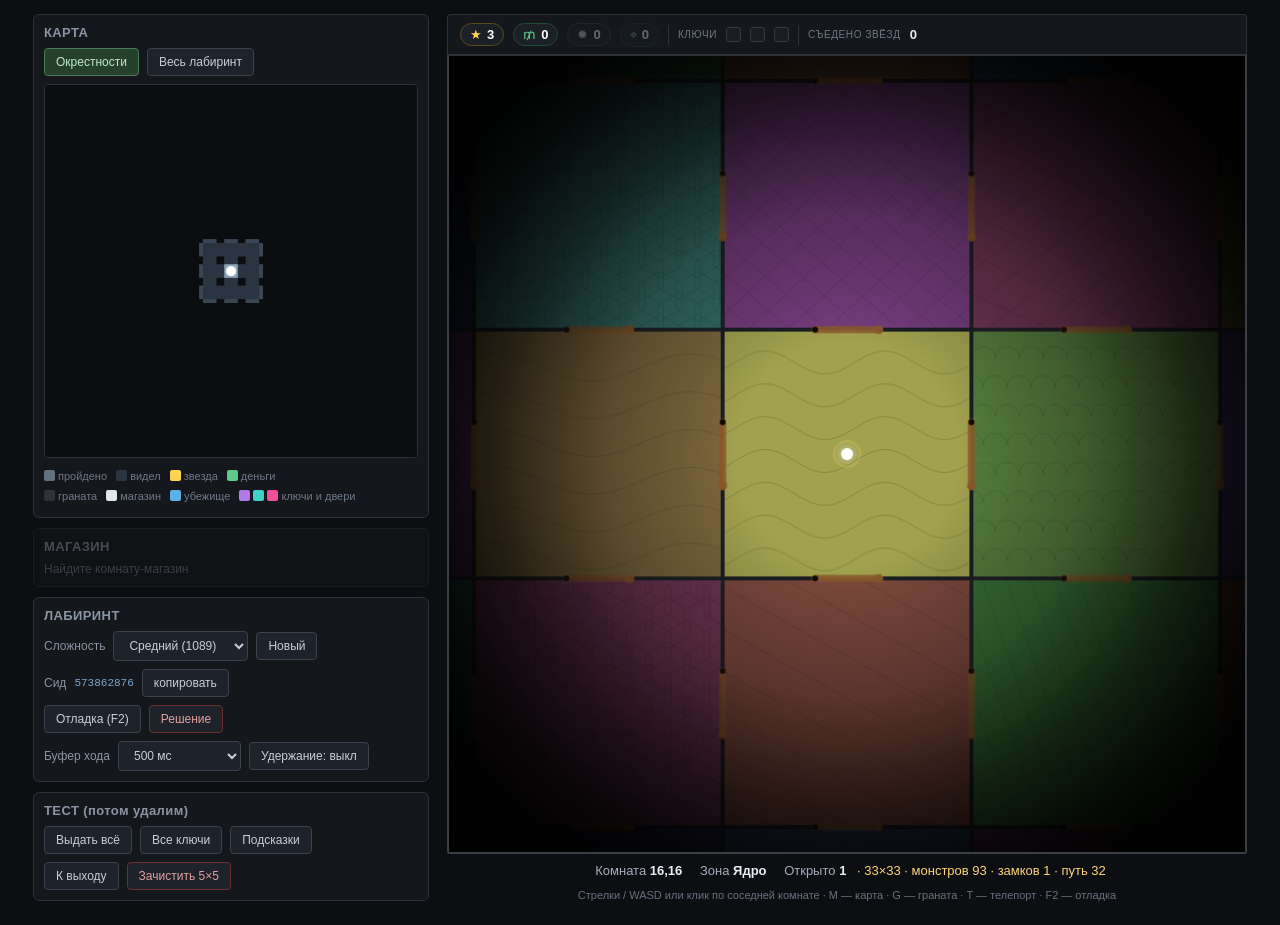
<file: index6.html>
<!DOCTYPE html>
<html lang="ru">
<head>
<meta charset="UTF-8">
<meta name="viewport" content="width=device-width, initial-scale=1">
<title>Лабиринт — v11 (буфер хода, убежища, телепорт)</title>
<style>
  * { box-sizing:border-box; }
  body { margin:0; background:#0c0e11; color:#ddd; font-family:sans-serif; padding:14px; }
  #app { display:flex; gap:18px; align-items:flex-start; justify-content:center; }
  #side { width:396px; flex:0 0 396px; }
  #stage { flex:0 1 auto; }
  @media (max-width:1240px){
    #app { flex-direction:column; align-items:center; }
    #side { order:2; width:min(396px,94vw); flex:none; }
    #stage { order:1; }
  }

  #hud {
    display:flex; align-items:center; gap:9px; min-height:40px; padding:5px 12px;
    background:#14171c; border:1px solid #2c313a; border-bottom:none;
    border-radius:4px 4px 0 0; width:min(800px,94vw); font-size:13px; flex-wrap:wrap;
  }
  .chip {
    display:inline-flex; align-items:center; gap:5px; padding:3px 9px;
    background:#1c2027; border:1px solid #333a45; border-radius:13px;
    font-size:13px; color:#c8cfd8; white-space:nowrap;
  }
  .chip b { color:#fff; font-weight:600; }
  .chip.stars  { color:#ffd451; border-color:#5a4a18; }
  .chip.stars.empty { color:#8a4444; border-color:#4a2222; }
  .chip.coins  { color:#5fc98a; border-color:#1e4a33; }
  .chip.gren   { color:#c2c8d0; border-color:#3a3f47; cursor:pointer; }
  .chip.gren:hover { background:#2a2f38; }
  .chip.gren.off { opacity:.35; cursor:default; }
  .chip.tele   { color:#7ac4f5; border-color:#1e3a52; cursor:pointer; }
  .chip.tele:hover { background:#2a2f38; }
  .chip.tele.off { opacity:.35; cursor:default; }
  .keyslot { width:15px; height:15px; border-radius:3px; border:1px solid #333a45; background:#1a1d23; }
  .keyslot.has { border-color:transparent; box-shadow:0 0 7px currentColor; }
  #hud .sep { width:1px; height:20px; background:#2c313a; }
  #hud .lbl { color:#6f7887; font-size:10px; letter-spacing:.6px; }

  #game { background:#000; border:2px solid #3a3f46; border-top-color:#2c313a;
          border-radius:0 0 3px 3px; cursor:pointer; display:block;
          width:min(800px,94vw); height:auto; aspect-ratio:1/1; }

  .panel { background:#14171c; border:1px solid #2c313a; border-radius:6px; padding:10px; margin-bottom:10px; }
  .panel.dim { opacity:.45; }
  .row { display:flex; gap:8px; align-items:center; flex-wrap:wrap; }
  .row + .row { margin-top:8px; }
  label { font-size:12px; color:#8a94a3; }

  button, select {
    background:#1e222a; color:#c8cfd8; border:1px solid #3b424d; border-radius:4px;
    padding:6px 11px; font-size:12px; font-family:inherit; cursor:pointer;
  }
  button:hover:not(:disabled) { background:#262c36; color:#fff; }
  button:disabled { opacity:.4; cursor:default; }
  button.on { background:#26402c; border-color:#4a7a53; color:#bfe8c8; }
  button.danger { border-color:#6b3030; color:#e0a0a0; }
  button.buy { flex:1; text-align:left; display:flex; justify-content:space-between; gap:10px; }
  button.buy span.pr { color:#5fc98a; }

  #mapCanvas { background:#0b0d10; border:1px solid #2c313a; border-radius:4px;
               display:block; width:100%; height:auto; aspect-ratio:1/1; }

  #info { margin-top:9px; font-size:13px; text-align:center; min-height:20px; color:#aab; }
  #msg { color:#ffd479; }
  .stat { display:inline-block; margin:0 7px; }
  .stat b { color:#e8eef5; font-weight:600; }
  #legend { font-size:11px; color:#6f7887; line-height:1.85; margin-top:8px; }
  .sw { display:inline-block; width:11px; height:11px; border-radius:2px; vertical-align:-1px; margin-right:3px; }
  #hint { margin-top:6px; font-size:11px; color:#69707d; text-align:center; }
  h3 { margin:0 0 8px; font-size:13px; color:#8a94a3; font-weight:600; letter-spacing:.4px; }
  code { color:#7fa6d0; font-size:11px; }

  #modal { position:fixed; inset:0; background:rgba(0,0,0,.72); display:none;
           align-items:center; justify-content:center; z-index:50; }
  #modal.show { display:flex; }
  #modalBox { background:#171b21; border:1px solid #39414c; border-radius:8px;
              padding:22px 26px; max-width:420px; }
  #modalBox h4 { margin:0 0 10px; font-size:16px; color:#e8eef5; }
  #modalBox p { margin:0 0 16px; font-size:13px; line-height:1.6; color:#a8b2be; }
</style>
</head>
<body>

<div id="app">

  <aside id="side">
    <div class="panel">
      <h3>КАРТА</h3>
      <div class="row">
        <button id="modeLocal" class="on">Окрестности</button>
        <button id="modeFull">Весь лабиринт</button>
      </div>
      <div class="row"><canvas id="mapCanvas" width="384" height="384"></canvas></div>
      <div id="legend">
        <span class="sw" style="background:#61707f"></span>пройдено
        <span class="sw" style="background:#2b3542;margin-left:6px"></span>видел
        <span class="sw" style="background:#ffd451;margin-left:6px"></span>звезда
        <span class="sw" style="background:#5fc98a;margin-left:6px"></span>деньги<br>
        <span class="sw" style="background:#2f3338"></span>граната
        <span class="sw" style="background:#dfe6ee;margin-left:6px"></span>магазин
        <span class="sw" style="background:#5ab0e8;margin-left:6px"></span>убежище
        <span class="sw" style="background:#b07ae8;margin-left:6px"></span><span class="sw" style="background:#3fd0c8"></span><span class="sw" style="background:#f0509a"></span>ключи и двери
      </div>
    </div>

    <div class="panel" id="shopPanel">
      <h3>МАГАЗИН</h3>
      <div id="shopBody">
        <div class="row" style="font-size:12px;color:#6f7887">Найдите комнату-магазин</div>
      </div>
    </div>

    <div class="panel">
      <h3>ЛАБИРИНТ</h3>
      <div class="row">
        <label>Сложность</label>
        <select id="diffSel">
          <option value="easy">Лёгкий (625)</option>
          <option value="normal" selected>Средний (1089)</option>
          <option value="hard">Сложный (1681)</option>
        </select>
        <button id="newBtn">Новый</button>
      </div>
      <div class="row">
        <label>Сид</label><code id="seedOut">—</code>
        <button id="copySeed">копировать</button>
      </div>
      <div class="row">
        <button id="dbgBtn">Отладка (F2)</button>
        <button id="solBtn" class="danger">Решение</button>
      </div>
      <div class="row">
        <label>Буфер хода</label>
        <select id="bufSel">
          <option value="0">выкл (как v10)</option>
          <option value="0.25">250 мс</option>
          <option value="0.5" selected>500 мс</option>
          <option value="0.8">800 мс</option>
          <option value="99">весь ход</option>
        </select>
        <button id="holdBtn">Удержание: выкл</button>
      </div>
    </div>

    <div class="panel" id="cheatPanel">
      <h3>ТЕСТ (потом удалим)</h3>
      <div class="row">
        <button id="cheatAll">Выдать всё</button>
        <button id="cheatKeys">Все ключи</button>
        <button id="cheatHints">Подсказки</button>
      </div>
      <div class="row">
        <button id="cheatToExit">К выходу</button>
        <button id="cheatKill" class="danger">Зачистить 5×5</button>
      </div>
    </div>
  </aside>

  <div id="stage">
    <div id="hud">
      <span class="chip stars" id="chipStars">★ <b>3</b></span>
      <span class="chip coins" id="chipCoins">₥ <b>0</b></span>
      <span class="chip gren off" id="chipGren" title="Бросить гранату">✹ <b>0</b></span>
      <span class="chip tele off" id="chipTele" title="Телепорт в ближайший магазин (T)">⌖ <b>0</b></span>
      <span class="sep"></span>
      <span class="lbl">КЛЮЧИ</span>
      <span class="keyslot" id="k0"></span>
      <span class="keyslot" id="k1"></span>
      <span class="keyslot" id="k2"></span>
      <span class="sep"></span>
      <span class="lbl">СЪЕДЕНО ЗВЁЗД</span><b id="caught" style="color:#e8eef5">0</b>
    </div>
    <canvas id="game" width="800" height="800"></canvas>
    <div id="info">
      <span class="stat">Комната <b id="pos">–</b></span>
      <span class="stat">Зона <b id="zone">–</b></span>
      <span class="stat">Открыто <b id="explored">0</b></span>
      <span id="msg"></span>
    </div>
    <div id="hint">Стрелки / WASD или клик по соседней комнате · M — карта · G — граната · T — телепорт · F2 — отладка</div>
  </div>

</div>

<div id="modal"><div id="modalBox">
  <h4 id="modalTitle">Заголовок</h4>
  <p id="modalText">Текст</p>
  <div class="row" style="justify-content:flex-end">
    <button id="modalNo">Отмена</button>
    <button id="modalYes" class="on">Хорошо</button>
  </div>
</div></div>

<script>
'use strict';

// ============================================================
// 0. НАСТРОЙКИ ИГРЫ  ←←← ВСЁ КРУТИТЬ ЗДЕСЬ
//    (баланс уровней — ниже, в секции «2. СЛОЖНОСТЬ»)
// ============================================================
const TUNE = {
  // --- ДВИЖЕНИЕ ИГРОКА -------------------------------------
  moveTime:     0.9,   // сек: время перехода между комнатами
  inputBuffer:  0.5,   // сек: нажатие, сделанное ДО конца хода, сработает сразу
                       // после него, если прошло не больше этого времени.
                       // 0 = как раньше (нажатие в движении пропадает)
  holdToMove:   false, // true: удерживание клавиши = непрерывное движение

  // --- ЗВЁЗДЫ (ЖИЗНИ) --------------------------------------
  startStars:   3,     // звёзд на старте
  starsMult:    1.8,   // множитель числа звёзд на карте (1 = как в v10)

  // --- МОНСТРЫ ----------------------------------------------
  sateTime:     30,    // сек: монстр «сыт» и неподвижен после съедения звезды
  stayAfterCatch: true,// true: после поимки остаётся на месте (сытый);
                       // false: телепортируется домой (как в v10)

  // --- ГРАНАТА ----------------------------------------------
  grenadeFriendlyFire: true, // взрыв убивает и игрока, если он в радиусе
  grenadeFuse:  2.0,   // сек до взрыва

  // --- ЦЕНЫ В МАГАЗИНЕ --------------------------------------
  prices: { star:14, grenade:22, teleport:40, hintExit:70, hintPath:170 },

  // --- ЧИТ-ПАНЕЛЬ ДЛЯ ТЕСТОВ --------------------------------
  cheats: true,        // false — скрыть панель «Тест»
};

// ============================================================
// 1. КОНСТАНТЫ
// ============================================================
const CANVAS_SIZE = 800;
const ROOM_SIZE   = 250;

const T_OPEN = 0.6, T_CLOSE = 0.6, T_MOVE = TUNE.moveTime;
const T_UNLOCK = 1.0;


const DOOR_WIDTH = 64;
const DOOR_COLOR = '#8b5a2b';
const WALL_COLOR = '#1b1e23';

const CENTER_R    = 24;
const ITEM_R      = 15;
const CATCH_R     = CENTER_R;
const MONSTER_SEP = 30;
const ROOM_CAP    = 5;

const START_STARS = TUNE.startStars;

const GRENADE_FUSE   = TUNE.grenadeFuse;
const GRENADE_RADIUS = ROOM_SIZE * 0.62;

const DIR = {
  N:{dx:0,dy:-1,opp:'S'}, S:{dx:0,dy:1,opp:'N'},
  E:{dx:1,dy:0,opp:'W'},  W:{dx:-1,dy:0,opp:'E'},
};
const DIRS = ['N','S','E','W'];
const SWING_BY_DIR = {N:+1, S:-1, E:+1, W:-1};
const TAU = Math.PI*2;

const MONSTER_ACTIVE_RANGE = 12;
const PATTERN_CACHE_MAX    = 90;

// Три цвета замков
const KEY_DEFS = [
  { id:0, name:'сиреневый',  color:'#b07ae8', dark:'#6b40a0' },
  { id:1, name:'бирюзовый',  color:'#3fd0c8', dark:'#1d7c78' },
  { id:2, name:'малиновый',  color:'#f0509a', dark:'#962d5e' },
];

const PRICES = TUNE.prices;

let DEBUG = false, SHOW_SOLUTION = false;

// ============================================================
// 2. СЛОЖНОСТЬ
// ============================================================
const DIFFICULTY = {
  easy: {
    label:'Лёгкий', size:25,
    zoneFrac:[0.34,0.58,0.78,1.00],
    sectors: [1, 1, 2, 3],
    throats: [0, 8, 3, 2],
    loops:   [1, 0.52, 0.36, 0.22],
    density: [0.020, 0.045, 0.070, 0.100],  // монстров на комнату
    onPath:  [0, 0.20, 0.40, 0.65],
    exitGuards: 4,
    stars: 14, coins: 42, grenadesOnMap: 5, shops: 3, locks: 2, safeRooms: 4,
    zoneNames:['Ядро','Галереи','Ходы','Горло'],
  },
  normal: {
    label:'Средний', size:33,
    zoneFrac:[0.28,0.52,0.72,0.88,1.00],
    sectors: [1, 1, 3, 5, 6],
    throats: [0, 10, 3, 2, 1],
    loops:   [1, 0.46, 0.30, 0.18, 0.10],
    density: [0.025, 0.050, 0.078, 0.098, 0.118],
    onPath:  [0, 0.15, 0.35, 0.55, 0.75],
    exitGuards: 6,
    stars: 16, coins: 58, grenadesOnMap: 7, shops: 4, locks: 3, safeRooms: 5,
    zoneNames:['Ядро','Галереи','Ходы','Теснины','Горло'],
  },
  hard: {
    label:'Сложный', size:41,
    zoneFrac:[0.22,0.44,0.64,0.82,1.00],
    sectors: [1, 2, 4, 6, 8],
    throats: [0, 8, 2, 1, 1],
    loops:   [1, 0.38, 0.25, 0.15, 0.08],
    density: [0.030, 0.058, 0.088, 0.115, 0.140],
    onPath:  [0, 0.20, 0.45, 0.65, 0.85],
    exitGuards: 9,
    stars: 20, coins: 76, grenadesOnMap: 9, shops: 5, locks: 3, safeRooms: 6,
    zoneNames:['Ядро','Галереи','Ходы','Теснины','Горло'],
  },
};

// ============================================================
// 3. УТИЛИТЫ
// ============================================================
function mulberry32(seed){
  return function(){
    seed|=0; seed=seed+0x6D2B79F5|0;
    let t=Math.imul(seed^seed>>>15,1|seed);
    t=t+Math.imul(t^t>>>7,61|t)^t;
    return((t^t>>>14)>>>0)/4294967296;
  };
}
function clamp(v,a,b){ return v<a?a:(v>b?b:v); }
function easeInOut(t){ return t<0.5 ? 2*t*t : 1-Math.pow(-2*t+2,2)/2; }
function approach(c,t,s){ const d=t-c; return Math.abs(d)<=s?t:c+Math.sign(d)*s; }
function shuffle(a,rnd){
  for(let i=a.length-1;i>0;i--){ const j=Math.floor(rnd()*(i+1)); [a[i],a[j]]=[a[j],a[i]]; }
  return a;
}

// ============================================================
// 4. ГЕНЕРАТОР
// ============================================================
function generateMaze(cfg, seed){
  const rnd = mulberry32(seed);
  const W=cfg.size, H=cfg.size;
  const cx=(W-1)>>1, cy=(H-1)>>1;
  const maxRing=Math.max(cx,cy);
  const NZ=cfg.zoneFrac.length;

  const rooms=[];
  for (let y=0;y<H;y++){
    const row=[];
    for (let x=0;x<W;x++) row.push({N:'wall',S:'wall',E:'wall',W:'wall'});
    rooms.push(row);
  }
  const idx=(x,y)=>y*W+x;
  const inB=(x,y)=>x>=0&&y>=0&&x<W&&y<H;
  const ring=(x,y)=>Math.max(Math.abs(x-cx),Math.abs(y-cy));

  function openEdge(x,y,d,type){
    const nx=x+DIR[d].dx, ny=y+DIR[d].dy;
    if (!inB(nx,ny)) return;
    rooms[y][x][d]=type||'closed';
    rooms[ny][nx][DIR[d].opp]=type||'closed';
  }

  // --- зоны ---
  const bounds=[];
  for (let i=0;i<NZ;i++){
    let b=Math.round(cfg.zoneFrac[i]*maxRing);
    if (i>0) b=Math.max(b,bounds[i-1]+1);
    bounds.push(Math.min(b,maxRing));
  }
  bounds[NZ-1]=maxRing;

  const zone=new Int8Array(W*H);
  for (let y=0;y<H;y++) for (let x=0;x<W;x++){
    const r=ring(x,y); let z=NZ-1;
    for (let i=0;i<NZ;i++) if (r<=bounds[i]){ z=i; break; }
    zone[idx(x,y)]=z;
  }
  const zoneOf=(x,y)=>zone[idx(x,y)];

  // --- секторы ---
  const rot=[]; for (let k=0;k<NZ;k++) rot.push(rnd());
  function sectorOf(x,y,k){
    const S=cfg.sectors[k];
    if (S<=1) return 0;
    let t=(Math.atan2(y-cy,x-cx)+Math.PI)/TAU;
    t=(t+rot[k])%1;
    return Math.floor(t*S)%S;
  }

  const zoneCells=Array.from({length:NZ},()=>[]);
  for (let y=0;y<H;y++) for (let x=0;x<W;x++) zoneCells[zoneOf(x,y)].push({x,y});

  const parent=new Int32Array(W*H);
  for (let i=0;i<W*H;i++) parent[i]=i;
  function find(a){ while(parent[a]!==a){ parent[a]=parent[parent[a]]; a=parent[a]; } return a; }
  function unite(a,b){ const ra=find(a),rb=find(b); if(ra===rb) return false; parent[ra]=rb; return true; }

  const zoneComponents=Array.from({length:NZ},()=>[]);

  for (let k=0;k<NZ;k++){
    const groups=new Map();
    for (const c of zoneCells[k]){
      const s=sectorOf(c.x,c.y,k);
      if (!groups.has(s)) groups.set(s,[]);
      groups.get(s).push(c);
    }
    for (const cells of groups.values()){
      const inG=new Set(cells.map(c=>idx(c.x,c.y)));
      const edges=[];
      for (const c of cells) for (const d of ['E','S']){
        const nx=c.x+DIR[d].dx, ny=c.y+DIR[d].dy;
        if (!inB(nx,ny) || !inG.has(idx(nx,ny))) continue;
        edges.push({x:c.x,y:c.y,d});
      }
      shuffle(edges,rnd);
      const rest=[];
      for (const e of edges){
        const a=idx(e.x,e.y), b=idx(e.x+DIR[e.d].dx,e.y+DIR[e.d].dy);
        if (unite(a,b)) openEdge(e.x,e.y,e.d); else rest.push(e);
      }
      const p=cfg.loops[k];
      for (const e of rest) if (rnd()<p) openEdge(e.x,e.y,e.d);

      const byRoot=new Map();
      for (const c of cells){
        const r=find(idx(c.x,c.y));
        if (!byRoot.has(r)) byRoot.set(r,[]);
        byRoot.get(r).push(c);
      }
      for (const comp of byRoot.values()) zoneComponents[k].push(comp);
    }
  }

  function connectComponent(comp,k){
    const want=Math.max(1,cfg.throats[k]);
    let cands=[];
    for (const c of comp) for (const d of DIRS){
      const nx=c.x+DIR[d].dx, ny=c.y+DIR[d].dy;
      if (!inB(nx,ny) || zoneOf(nx,ny)!==k-1) continue;
      cands.push({x:c.x,y:c.y,d,ang:Math.atan2(c.y-cy,c.x-cx)});
    }
    if (!cands.length){
      for (const c of comp) for (const d of DIRS){
        const nx=c.x+DIR[d].dx, ny=c.y+DIR[d].dy;
        if (!inB(nx,ny) || zoneOf(nx,ny)>k) continue;
        if (find(idx(nx,ny))===find(idx(c.x,c.y))) continue;
        cands.push({x:c.x,y:c.y,d,ang:Math.atan2(c.y-cy,c.x-cx)});
      }
    }
    if (!cands.length) return;
    cands.sort((a,b)=>a.ang-b.ang);
    const n=Math.min(want,cands.length), off=rnd(), picked=new Set();
    for (let i=0;i<n;i++){
      let j=Math.floor(((i+off)/n)*cands.length)%cands.length, g=0;
      while (picked.has(j) && g++<cands.length) j=(j+1)%cands.length;
      picked.add(j);
      const e=cands[j];
      openEdge(e.x,e.y,e.d);
      unite(idx(e.x,e.y), idx(e.x+DIR[e.d].dx,e.y+DIR[e.d].dy));
    }
  }
  for (let k=1;k<NZ;k++) for (const comp of zoneComponents[k]) connectComponent(comp,k);

  // --- BFS ---
  const startX=cx, startY=cy;
  function bfsFrom(sx0,sy0){
    const dist=new Int32Array(W*H).fill(-1);
    const from=new Int32Array(W*H).fill(-1);
    const q=[idx(sx0,sy0)]; dist[q[0]]=0;
    for (let h=0;h<q.length;h++){
      const cur=q[h], x=cur%W, y=(cur/W)|0;
      for (const d of DIRS){
        if (rooms[y][x][d]==='wall') continue;
        const nx=x+DIR[d].dx, ny=y+DIR[d].dy;
        if (!inB(nx,ny)) continue;
        const ni=idx(nx,ny);
        if (dist[ni]!==-1) continue;
        dist[ni]=dist[cur]+1; from[ni]=cur; q.push(ni);
      }
    }
    return {dist,from};
  }

  let {dist,from}=bfsFrom(startX,startY);
  for (let pass=0;pass<6;pass++){
    let fixed=false;
    for (let y=0;y<H;y++) for (let x=0;x<W;x++){
      if (dist[idx(x,y)]!==-1) continue;
      let best=null;
      for (const d of DIRS){
        const nx=x+DIR[d].dx, ny=y+DIR[d].dy;
        if (!inB(nx,ny) || dist[idx(nx,ny)]===-1) continue;
        const sc=zoneOf(nx,ny)*10+rnd();
        if (!best||sc<best.sc) best={d,sc};
      }
      if (best){ openEdge(x,y,best.d); fixed=true; }
    }
    if (!fixed) break;
    ({dist,from}=bfsFrom(startX,startY));
  }

  // --- выход ---
  const rim=[];
  for (let y=0;y<H;y++) for (let x=0;x<W;x++){
    if (ring(x,y)!==maxRing) continue;
    const dd=dist[idx(x,y)];
    if (dd>0) rim.push({x,y,d:dd});
  }
  rim.sort((a,b)=>b.d-a.d);
  const pool=rim.slice(0,Math.max(1,Math.floor(rim.length*0.25)));
  const ex=pool[Math.floor(rnd()*pool.length)];

  let exitDir='N';
  if (ex.y===0) exitDir='N';
  else if (ex.y===H-1) exitDir='S';
  else if (ex.x===0) exitDir='W';
  else exitDir='E';

  // ============================================================
  // ЗАПЕРТЫЕ ДВЕРИ — СОКРАЩЕНИЯ
  // Ищем стену, снос которой сильнее всего укорачивает путь к выходу.
  // Это НОВЫЕ рёбра поверх связного лабиринта → тупиков не создаёт.
  // ============================================================
  const locks = new Map();   // doorKey → colorId
  {
    const nLocks = Math.min(cfg.locks, KEY_DEFS.length);
    const placed = [];
    const minSep = Math.max(4, Math.floor(maxRing*0.5));

    for (let li=0; li<nLocks; li++){
      const dExit = bfsFrom(ex.x, ex.y).dist;
      const dStart = bfsFrom(startX, startY).dist;
      const baseLen = dStart[idx(ex.x,ex.y)];
      let best=null;

      for (let y=0;y<H;y++) for (let x=0;x<W;x++){
        for (const d of ['E','S']){
          if (rooms[y][x][d]!=='wall') continue;
          const nx=x+DIR[d].dx, ny=y+DIR[d].dy;
          if (!inB(nx,ny)) continue;
          const a=idx(x,y), b=idx(nx,ny);
          if (dStart[a]<0||dStart[b]<0||dExit[a]<0||dExit[b]<0) continue;

          const viaAB = dStart[a]+1+dExit[b];
          const viaBA = dStart[b]+1+dExit[a];
          const gain = baseLen - Math.min(viaAB, viaBA);
          if (gain < 12) continue;

          // разнос по карте
          let tooClose=false;
          for (const p of placed)
            if (Math.abs(p.x-x)+Math.abs(p.y-y) < minSep){ tooClose=true; break; }
          if (tooClose) continue;

          const score = gain + rnd()*3;
          if (!best || score>best.score) best={x,y,d,gain,score};
        }
      }

      if (!best) break;
      openEdge(best.x,best.y,best.d,'locked');
      const kx=best.x, ky=best.y, kd=best.d;
      const dk = (ky < ky+DIR[kd].dy || (ky===ky+DIR[kd].dy && kx<kx+DIR[kd].dx))
        ? `${kx},${ky},${kd}`
        : `${kx+DIR[kd].dx},${ky+DIR[kd].dy},${DIR[kd].opp}`;
      locks.set(dk, li);
      placed.push({x:best.x, y:best.y, gain:best.gain});
    }
  }

  // финальные дистанции (замки считаем проходимыми — это верхняя оценка)
  ({dist,from}=bfsFrom(startX,startY));

  const solution=[];
  { let cur=idx(ex.x,ex.y);
    while(cur!==-1){ solution.push({x:cur%W,y:(cur/W)|0}); cur=from[cur]; }
    solution.reverse(); }
  const solutionSet=new Set(solution.map(p=>`${p.x},${p.y}`));

  // ============================================================
  // ПРЕДМЕТЫ
  // ============================================================
  const items = new Map();   // "x,y" → {type, ...}
  const shops = new Set();
  const safe  = new Set();   // убежища — монстры сюда не заходят

  {
    const deadByZone = Array.from({length:NZ},()=>[]);
    const midByZone  = Array.from({length:NZ},()=>[]);
    const busy = new Set([`${startX},${startY}`, `${ex.x},${ex.y}`]);

    for (let y=0;y<H;y++) for (let x=0;x<W;x++){
      const k=`${x},${y}`;
      if (busy.has(k)) continue;
      const dd=dist[idx(x,y)];
      if (dd<3) continue;
      let deg=0; for (const d of DIRS) if (rooms[y][x][d]!=='wall') deg++;
      if (deg===0) continue;
      const z=zoneOf(x,y);
      (deg===1 ? deadByZone[z] : midByZone[z]).push({x,y,d:dd});
    }
    for (const a of deadByZone) shuffle(a,rnd);
    for (const a of midByZone)  shuffle(a,rnd);

    const put=(cell,obj)=>{
      const k=`${cell.x},${cell.y}`;
      if (items.has(k)||shops.has(k)) return false;
      items.set(k,obj); return true;
    };
    const takeDead=(z)=>deadByZone[z] && deadByZone[z].length ? deadByZone[z].pop() : null;
    const takeMid =(z)=>midByZone[z]  && midByZone[z].length  ? midByZone[z].pop()  : null;
    const anyDead=()=>{
      for (let z=NZ-1;z>=0;z--) if (deadByZone[z].length) return deadByZone[z].pop();
      return null;
    };

    // 1) ключи — в тупиках зон 1..2, подальше от старта
    for (const [dk, colorId] of locks){
      let cell=null;
      for (const z of [2,1,3,0,4]){
        const pool=deadByZone[z]||[];
        for (let i=pool.length-1;i>=0;i--){
          if (pool[i].d>=8){ cell=pool.splice(i,1)[0]; break; }
        }
        if (cell) break;
      }
      if (!cell) cell=anyDead();
      if (cell) put(cell,{type:'key', color:colorId});
    }

    // 2) магазины — в проходных комнатах, разнесены
    {
      const spots=[];
      for (let z=1;z<NZ;z++) for (const c of midByZone[z]) spots.push(c);
      shuffle(spots,rnd);
      const chosen=[];
      for (const c of spots){
        if (chosen.length>=cfg.shops) break;
        if (items.has(`${c.x},${c.y}`)) continue;
        let ok=true;
        for (const p of chosen)
          if (Math.abs(p.x-c.x)+Math.abs(p.y-c.y) < Math.floor(maxRing*0.6)){ ok=false; break; }
        if (!ok) continue;
        chosen.push(c);
        shops.add(`${c.x},${c.y}`);
      }
    }

    // 3) звёзды — глубже = чаще (×TUNE.starsMult)
    {
      const wsum=[]; let tot=0;
      for (let z=0;z<NZ;z++){ const w=(z+1)*(z+1); wsum.push(w); tot+=w; }
      for (let z=0;z<NZ;z++){
        let n=Math.round(cfg.stars*TUNE.starsMult*wsum[z]/tot);
        while (n-- > 0){
          const cell = (rnd()<0.75 ? takeDead(z) : takeMid(z)) || takeDead(z) || takeMid(z);
          if (!cell) break;
          put(cell,{type:'star'});
        }
      }
    }

    // 4) деньги — по всей карте, номинал растёт к краю
    for (let i=0;i<cfg.coins;i++){
      const z=Math.min(NZ-1, Math.floor(Math.pow(rnd(),0.7)*NZ));
      const cell=(rnd()<0.55?takeDead(z):takeMid(z)) || takeMid(z) || takeDead(z);
      if (!cell) continue;
      const val = 1 + Math.floor(rnd()*(2+z*1.5));
      put(cell,{type:'coin', value:val});
    }

    // 5) гранаты — в тупиках
    for (let i=0;i<cfg.grenadesOnMap;i++){
      const z=1+Math.floor(rnd()*(NZ-1));
      const cell=takeDead(z)||anyDead()||takeMid(z);
      if (!cell) continue;
      put(cell,{type:'grenade'});
    }

    // 6) убежища — комнаты, куда монстры не могут войти
    {
      let guard=0, z=1;
      while (safe.size<(cfg.safeRooms||0) && guard++<300){
        const pool=(deadByZone[z]&&deadByZone[z].length)?deadByZone[z]:null;
        const cell=(pool?pool.pop():null)||takeMid(z)||anyDead();
        z=1+(z%(NZ-1));
        if (!cell) continue;
        const k=`${cell.x},${cell.y}`;
        if (items.has(k)||shops.has(k)||solutionSet.has(k)) continue;
        safe.add(k);
      }
    }
  }

  return {
    w:W,h:H,rooms,cfg,seed,cx,cy,maxRing,NZ,bounds,zone,
    start:{x:startX,y:startY}, exit:{x:ex.x,y:ex.y}, exitDir,
    dist, solution, solutionSet, items, shops, safe, locks,
    pathLen:solution.length-1,
  };
}

// ============================================================
// 5. СОСТОЯНИЕ
// ============================================================
let MAP=null, WORLD_SEED=0;
let visited=new Set(), seen=new Set();
let gameWon=false, gameOver=false, gameOverText='ВАС СЪЕЛИ';
let caughtCount=0;
let hintExit=false, hintPath=false;
let grenadeWarned=false;

const inv = { stars:START_STARS, coins:0, grenades:0, teleports:0, keys:[false,false,false] };

const inBounds=(x,y)=>x>=0&&y>=0&&x<MAP.w&&y<MAP.h;
const sideType=(x,y,d)=>MAP.rooms[y][x][d];
const zoneAt=(x,y)=>MAP.zone[y*MAP.w+x];

function doorKey(x,y,dir){
  const nx=x+DIR[dir].dx, ny=y+DIR[dir].dy;
  if (y<ny||(y===ny&&x<nx)) return `${x},${y},${dir}`;
  return `${nx},${ny},${DIR[dir].opp}`;
}
function parseDoorKey(k){ const p=k.split(','); return {x:+p[0],y:+p[1],dir:p[2]}; }
function doorTypeByKey(k){ const p=parseDoorKey(k); return MAP.rooms[p.y][p.x][p.dir]; }
function lockColorOf(k){ const c=MAP.locks.get(k); return c===undefined?null:KEY_DEFS[c]; }

// ============================================================
// 6. КАМЕРА
// ============================================================
let camX=0, camY=0;
const roomCX=rx=>rx*ROOM_SIZE;
const roomCY=ry=>ry*ROOM_SIZE;
const sx=wx=>wx-camX+CANVAS_SIZE/2;
const sy=wy=>wy-camY+CANVAS_SIZE/2;

function doorGeom(key){
  const k=parseDoorKey(key), cx=roomCX(k.x), cy=roomCY(k.y);
  if (k.dir==='E'){
    const wx=cx+ROOM_SIZE/2;
    return {p1x:wx,p1y:cy-DOOR_WIDTH/2,p2x:wx,p2y:cy+DOOR_WIDTH/2,mx:wx,my:cy};
  }
  const wy=cy+ROOM_SIZE/2;
  return {p1x:cx-DOOR_WIDTH/2,p1y:wy,p2x:cx+DOOR_WIDTH/2,p2y:wy,mx:cx,my:wy};
}
const doorCenter=(rx,ry,d)=>({x:roomCX(rx)+DIR[d].dx*ROOM_SIZE/2, y:roomCY(ry)+DIR[d].dy*ROOM_SIZE/2});
function clampToRoom(p,room,mg){
  const cx=roomCX(room.x), cy=roomCY(room.y), h=ROOM_SIZE/2-mg;
  return {x:clamp(p.x,cx-h,cx+h), y:clamp(p.y,cy-h,cy+h)};
}

// ============================================================
// 7. ДВЕРИ
// ============================================================
const doorAnims=new Map();
function requestDoorOpen(key,sign,user){
  let a=doorAnims.get(key);
  if (!a){ a={key,angle:0,target:sign*90,users:new Set()}; doorAnims.set(key,a); }
  else if (Math.abs(a.angle)>1) a.target=Math.sign(a.angle)*90;
  else a.target=sign*90;
  a.users.add(user);
  return a;
}
function releaseDoor(key,user){
  const a=doorAnims.get(key); if(!a) return;
  a.users.delete(user);
  if (a.users.size===0) a.target=0;
}
const doorPassable=key=>{ const a=doorAnims.get(key); return !!a&&Math.abs(a.angle)>=88; };
function updateDoors(dt){
  for (const a of [...doorAnims.values()]){
    a.angle=approach(a.angle,a.target,(a.target===0?90/T_CLOSE:90/T_OPEN)*dt);
    if (a.angle===0&&a.target===0&&a.users.size===0) doorAnims.delete(a.key);
  }
}

// ============================================================
// 8. ИГРОК
// ============================================================
const player={x:0,y:0};
const visual={offsetX:0,offsetY:0};
let move=null;
let unlocking=null;   // {key,color,dir,t}

function markSeen(rx,ry){
  for (let dy=-1;dy<=1;dy++) for (let dx=-1;dx<=1;dx++){
    const nx=rx+dx, ny=ry+dy;
    if (inBounds(nx,ny)) seen.add(`${nx},${ny}`);
  }
}

function pickUp(rx,ry){
  const k=`${rx},${ry}`;
  const it=MAP.items.get(k);
  if (!it) return;
  MAP.items.delete(k);
  if (it.type==='star'){
    inv.stars++; flashMessage('Звезда защиты +1');
  } else if (it.type==='coin'){
    inv.coins+=it.value; flashMessage(`Деньги +${it.value}`);
  } else if (it.type==='grenade'){
    inv.grenades++; flashMessage('Граната +1');
  } else if (it.type==='key'){
    inv.keys[it.color]=true;
    flashMessage(`Найден ${KEY_DEFS[it.color].name} ключ`);
  }
  updateHud();
}

function enterRoom(rx,ry){
  visited.add(`${rx},${ry}`);
  markSeen(rx,ry);
  mapDirty=true;
  posEl.textContent=`${rx},${ry}`;
  zoneEl.textContent=MAP.cfg.zoneNames[zoneAt(rx,ry)];
  exploredEl.textContent=visited.size;
  pickUp(rx,ry);
  refreshShop();
  if (rx===MAP.exit.x && ry===MAP.exit.y) onWin();
}

// ============================================================
// 8а. ВВОД ДВИЖЕНИЯ: БУФЕР НАЖАТИЙ
//   Нажатие во время хода не пропадает, а запоминается и
//   срабатывает сразу по завершении хода — если с момента
//   нажатия прошло не больше TUNE.inputBuffer секунд.
//   (защита от «протухших» нажатий и двойных ходов: хранится
//   только ПОСЛЕДНЕЕ нажатие, и только свежее)
// ============================================================
let queuedMove=null;          // {dir, at}
const heldDirs=[];            // зажатые клавиши направления (для holdToMove)

function tryMove(dir){
  if (gameWon||gameOver) return;
  if (move||unlocking){
    if (TUNE.inputBuffer>0) queuedMove={dir, at:performance.now()};
    return;
  }
  startMove(dir);
}

function consumeQueued(){
  if (gameWon||gameOver){ queuedMove=null; return; }
  if (queuedMove){
    const age=(performance.now()-queuedMove.at)/1000;
    const dir=queuedMove.dir;
    queuedMove=null;
    if (age<=TUNE.inputBuffer){ startMove(dir); return; }
  }
  if (TUNE.holdToMove && heldDirs.length){
    startMove(heldDirs[heldDirs.length-1]);
  }
}

function startMove(dir){
  if (move||unlocking||gameWon||gameOver) return;
  const t=sideType(player.x,player.y,dir);
  if (t==='wall'){ flashMessage('Там стена'); return; }

  const key=doorKey(player.x,player.y,dir);

  if (t==='locked'){
    const lc=MAP.locks.get(key);
    if (lc===undefined){ flashMessage('Заперто наглухо'); return; }
    if (!inv.keys[lc]){
      flashMessage(`Заперто. Нужен ${KEY_DEFS[lc].name} ключ`);
      return;
    }
    unlocking={key, color:lc, dir, t:0};
    return;
  }

  requestDoorOpen(key,SWING_BY_DIR[dir],'player');
  move={dir,key,phase:'opening',progress:0};
}

function updateUnlock(dt){
  if (!unlocking) return;
  unlocking.t+=dt;
  if (unlocking.t>=T_UNLOCK){
    const p=parseDoorKey(unlocking.key);
    MAP.rooms[p.y][p.x][p.dir]='closed';
    const nx=p.x+DIR[p.dir].dx, ny=p.y+DIR[p.dir].dy;
    MAP.rooms[ny][nx][DIR[p.dir].opp]='closed';
    MAP.locks.delete(unlocking.key);
    const dir=unlocking.dir;
    flashMessage('Замок открыт');
    unlocking=null;
    mapDirty=true;
    startMove(dir);
  }
}

function updatePlayer(dt){
  if (!move) return;
  if (move.phase==='opening'){
    if (doorPassable(move.key)){ move.phase='moving'; move.progress=0; }
    return;
  }
  move.progress+=dt;
  const t=Math.min(move.progress/T_MOVE,1), e=easeInOut(t);
  visual.offsetX=DIR[move.dir].dx*ROOM_SIZE*e;
  visual.offsetY=DIR[move.dir].dy*ROOM_SIZE*e;
  if (t>=1){
    player.x+=DIR[move.dir].dx; player.y+=DIR[move.dir].dy;
    visual.offsetX=0; visual.offsetY=0;
    releaseDoor(move.key,'player');
    move=null;
    enterRoom(player.x,player.y);
    consumeQueued();          // отработать нажатие, сделанное во время хода
  }
}
const playerWorld=()=>({x:camX,y:camY});
const playerRoomForAI=()=>({
  x:clamp(Math.round(camX/ROOM_SIZE),0,MAP.w-1),
  y:clamp(Math.round(camY/ROOM_SIZE),0,MAP.h-1),
});

// ============================================================
// 9. ГРАНАТЫ
// ============================================================
let grenades=[];    // {room, x, y, t}
let explosions=[];  // {x, y, t}

function dropGrenade(){
  if (inv.grenades<=0||gameWon||gameOver) return;
  if (!grenadeWarned){
    showModal('Бросить гранату?',
      `Граната взорвётся через ${GRENADE_FUSE} секунды и уничтожит всех в комнате — ` +
      `включая вас! После броска сразу уходите из комнаты. ` +
      `Уничтоженные монстры больше не появятся.`,
      ()=>{ grenadeWarned=true; doDropGrenade(); });
    return;
  }
  doDropGrenade();
}
function doDropGrenade(){
  inv.grenades--;
  updateHud();
  const a=Math.random()*TAU;
  grenades.push({
    room:{x:player.x,y:player.y},
    x:roomCX(player.x)+Math.cos(a)*30,
    y:roomCY(player.y)+Math.sin(a)*30,
    t:GRENADE_FUSE,
  });
  flashMessage('Граната брошена!');
}

function updateGrenades(dt){
  for (let i=grenades.length-1;i>=0;i--){
    const g=grenades[i];
    g.t-=dt;
    if (g.t>0) continue;
    grenades.splice(i,1);
    explosions.push({x:g.x, y:g.y, t:0});
    let killed=0;
    for (let j=monsters.length-1;j>=0;j--){
      const m=monsters[j];
      if (Math.hypot(m.x-g.x, m.y-g.y) > GRENADE_RADIUS) continue;
      if (m.cross) releaseDoor(m.cross.key,m);
      monsters.splice(j,1);
      killed++;
    }
    // осколки не разбирают, где свои
    if (TUNE.grenadeFriendlyFire && !gameOver && !gameWon){
      const p=playerWorld();
      if (Math.hypot(p.x-g.x, p.y-g.y) <= GRENADE_RADIUS){
        gameOver=true; gameOverText='ПОДРЫВ НА ГРАНАТЕ'; updateHud();
        flashMessage('Вы подорвались на собственной гранате!');
        continue;
      }
    }
    flashMessage(killed ? `Взрыв! Уничтожено монстров: ${killed}` : 'Взрыв... никого не задело');
  }
  for (let i=explosions.length-1;i>=0;i--){
    explosions[i].t+=dt;
    if (explosions[i].t>0.85) explosions.splice(i,1);
  }
}

// ============================================================
// 9а. ТЕЛЕПОРТ В БЛИЖАЙШИЙ МАГАЗИН
// ============================================================
let teleFx=null; // {t} — визуальный эффект после прыжка

function nearestShopByPath(){
  // BFS по реально проходимым дверям (запертые — только если есть ключ)
  const W=MAP.w, H=MAP.h, im=(x,y)=>y*W+x;
  const seenB=new Uint8Array(W*H);
  const q=[{x:player.x,y:player.y}];
  seenB[im(player.x,player.y)]=1;
  while (q.length){
    const c=q.shift();
    if (MAP.shops.has(`${c.x},${c.y}`) && !(c.x===player.x&&c.y===player.y)) return c;
    for (const d of DIRS){
      const t=sideType(c.x,c.y,d);
      if (t==='wall') continue;
      if (t==='locked'){
        const lc=MAP.locks.get(doorKey(c.x,c.y,d));
        if (lc===undefined || !inv.keys[lc]) continue;
      }
      const nx=c.x+DIR[d].dx, ny=c.y+DIR[d].dy;
      if (!inBounds(nx,ny)||seenB[im(nx,ny)]) continue;
      seenB[im(nx,ny)]=1; q.push({x:nx,y:ny});
    }
  }
  return null;
}

function useTeleport(){
  if (gameWon||gameOver) return;
  if (inv.teleports<=0){ flashMessage('Нет телепорта — купите в магазине'); return; }
  if (move||unlocking){ flashMessage('Нельзя телепортироваться на ходу'); return; }
  if (inShop()){ flashMessage('Вы уже в магазине'); return; }
  const c=nearestShopByPath();
  if (!c){ flashMessage('Ни один магазин отсюда недостижим'); return; }
  inv.teleports--;
  queuedMove=null;
  player.x=c.x; player.y=c.y;
  visual.offsetX=0; visual.offsetY=0;
  camX=roomCX(player.x); camY=roomCY(player.y);
  teleFx={t:0};
  updateHud();
  enterRoom(player.x,player.y);
  flashMessage('Телепортация в магазин!');
}

// ============================================================
// 10. МОНСТРЫ
// ============================================================
const MONSTER_TYPES={
  monster1:{
    id:'monster1', title:'Ползун',
    chaseSpeed:85, wanderSpeed:32, size:13,
    bodyColor:'#5a1f1f', shellColor:'#8e2b2b', legColor:'#3a1414',
    eyeColor:'#ffd24a', auraColor:'rgba(200,40,40,',
    sightAdjacent:true, sightNeedsPassage:true, noticeDoors:true,
    canOpenDoors:true, canOpenLocked:false,
    catchRadius:CATCH_R, draw:drawMonster1,
  }
};

let monsters=[];

function spawnMonster(typeId,rx,ry){
  const cfg=MONSTER_TYPES[typeId];
  const ang=Math.random()*TAU, rad=CENTER_R+18+Math.random()*40;
  monsters.push({
    cfg, home:{x:rx,y:ry}, room:{x:rx,y:ry},
    x:roomCX(rx)+Math.cos(ang)*rad, y:roomCY(ry)+Math.sin(ang)*rad,
    facing:ang, state:'idle', reason:'', targetRoom:null, cross:null,
    ignoreDoorKey:null, wanderTarget:null, wanderWait:0,
    alert:0, alertMark:'!', stun:0, sated:0, moving:0, blockedWait:0,
  });
}

function roomLoad(rx,ry,except){
  let n=0;
  for (const m of monsters){
    if (m===except) continue;
    if (m.cross && !m.cross.entered){
      if (m.cross.from.x===rx&&m.cross.from.y===ry) n++;
      if (m.cross.to.x===rx  &&m.cross.to.y===ry)   n++;
    } else if (m.room.x===rx&&m.room.y===ry) n++;
  }
  return n;
}

function placeMonsters(rnd){
  monsters=[];
  const cfg=MAP.cfg;

  const pathByZone=Array.from({length:MAP.NZ},()=>[]);
  for (const p of MAP.solution)
    if (MAP.dist[p.y*MAP.w+p.x]>8) pathByZone[zoneAt(p.x,p.y)].push(p);

  const freeByZone=Array.from({length:MAP.NZ},()=>[]);
  const zoneRooms=new Array(MAP.NZ).fill(0);
  for (let y=0;y<MAP.h;y++) for (let x=0;x<MAP.w;x++){
    const z=zoneAt(x,y);
    zoneRooms[z]++;
    if (MAP.dist[y*MAP.w+x]<7) continue;              // не у самого старта
    if (MAP.shops.has(`${x},${y}`)) continue;          // не в магазине
    if (MAP.safe.has(`${x},${y}`)) continue;           // не в убежище
    let deg=0; for (const d of DIRS) if (MAP.rooms[y][x][d]!=='wall') deg++;
    if (deg===0) continue;
    freeByZone[z].push({x,y});
  }
  for (const a of freeByZone) shuffle(a,rnd);
  for (const a of pathByZone) shuffle(a,rnd);

  const used=new Map();
  const take=c=>{
    const k=`${c.x},${c.y}`, n=used.get(k)||0;
    if (n>=ROOM_CAP) return false;
    used.set(k,n+1); return true;
  };

  for (let z=0;z<MAP.NZ;z++){
    const n=Math.round(zoneRooms[z]*(cfg.density[z]||0));
    const bias=cfg.onPath[z]||0;
    for (let i=0;i<n;i++){
      let cell=null, guard=0;
      while (guard++<40){
        const src=(rnd()<bias&&pathByZone[z].length)?pathByZone[z]:freeByZone[z];
        if (!src.length) break;
        const c=src.pop();
        if (take(c)){ cell=c; break; }
      }
      if (cell) spawnMonster('monster1',cell.x,cell.y);
    }
  }

  // стража у выхода
  {
    const tail=MAP.solution.slice(-Math.min(10,MAP.solution.length-1));
    shuffle(tail,rnd);
    for (let i=0;i<cfg.exitGuards;i++){
      const c=tail[i%tail.length];
      if (!c) break;
      if (c.x===MAP.exit.x&&c.y===MAP.exit.y) continue;
      if (take(c)) spawnMonster('monster1',c.x,c.y);
    }
  }
}

function monsterCanPass(m,rx,ry,dir){
  const t=sideType(rx,ry,dir);
  if (t==='wall') return false;
  if (t==='locked'&&!m.cfg.canOpenLocked) return false;
  // в убежища монстрам хода нет
  if (MAP.safe.has(`${rx+DIR[dir].dx},${ry+DIR[dir].dy}`)) return false;
  return true;
}
const isOrthAdjacent=(a,b)=>Math.abs(a.x-b.x)+Math.abs(a.y-b.y)===1;
function dirBetween(f,t){
  for (const d of DIRS) if (f.x+DIR[d].dx===t.x&&f.y+DIR[d].dy===t.y) return d;
  return null;
}

function bfsNextDir(m,from,to){
  if (from.x===to.x&&from.y===to.y) return null;
  const W=MAP.w, idx=(x,y)=>y*W+x;
  const prev=new Map(), vis=new Set([idx(from.x,from.y)]);
  const q=[{x:from.x,y:from.y}];
  for (let h=0;h<q.length;h++){
    const cur=q[h];
    for (const d of DIRS){
      if (!monsterCanPass(m,cur.x,cur.y,d)) continue;
      const nx=cur.x+DIR[d].dx, ny=cur.y+DIR[d].dy;
      if (!inBounds(nx,ny)) continue;
      const k=idx(nx,ny);
      if (vis.has(k)) continue;
      vis.add(k); prev.set(k,{x:cur.x,y:cur.y,d});
      if (nx===to.x&&ny===to.y){
        let cx=nx,cy=ny;
        for(;;){
          const p=prev.get(idx(cx,cy));
          if (p.x===from.x&&p.y===from.y) return p.d;
          cx=p.x; cy=p.y;
        }
      }
      q.push({x:nx,y:ny});
    }
  }
  return null;
}

function setChase(m,room,reason,mark){
  if (m.state!=='chase'){ m.alert=1.4; m.alertMark=mark; }
  m.state='chase'; m.reason=reason;
  m.targetRoom={x:room.x,y:room.y};
  m.wanderTarget=null; m.wanderWait=0;
}

function updateMonsterSenses(m){
  if (m.stun>0) return false;
  const cfg=m.cfg, pr=playerRoomForAI();
  if (pr.x===m.room.x&&pr.y===m.room.y){ setChase(m,pr,'sight','!'); return true; }
  if (cfg.sightAdjacent&&isOrthAdjacent(m.room,pr)){
    const d=dirBetween(m.room,pr);
    if (!cfg.sightNeedsPassage||monsterCanPass(m,m.room.x,m.room.y,d)){
      setChase(m,pr,'sight','!'); return true;
    }
  }
  return false;
}

function onMonsterEnterRoom(m){
  if (!m.cfg.noticeDoors) return;
  let best=null,bestA=0;
  for (const d of DIRS){
    if (!monsterCanPass(m,m.room.x,m.room.y,d)) continue;
    const key=doorKey(m.room.x,m.room.y,d);
    if (key===m.ignoreDoorKey) continue;
    const a=doorAnims.get(key);
    if (!a||a.users.has(m)) continue;
    if (Math.abs(a.angle)>bestA){ bestA=Math.abs(a.angle); best=d; }
  }
  if (best) setChase(m,{x:m.room.x+DIR[best].dx,y:m.room.y+DIR[best].dy},'trail','?');
}

function centerObstacle(m){
  const pr=playerRoomForAI();
  if (pr.x===m.room.x&&pr.y===m.room.y) return null;
  return {x:roomCX(m.room.x), y:roomCY(m.room.y), r:CENTER_R};
}

function steerMove(m,tx,ty,speed,dt,useObstacle){
  const dx=tx-m.x, dy=ty-m.y, dist=Math.hypot(dx,dy);
  if (dist<1){ m.moving=0; return true; }
  let ux=dx/dist, uy=dy/dist;

  const obs=useObstacle?centerObstacle(m):null;
  if (obs){
    const rx=m.x-obs.x, ry=m.y-obs.y, rd=Math.hypot(rx,ry)||0.001;
    const field=obs.r+28;
    if (rd<field){
      const nx=rx/rd, ny=ry/rd;
      const t1x=-ny,t1y=nx, t2x=ny,t2y=-nx;
      const use1=(t1x*ux+t1y*uy)>(t2x*ux+t2y*uy);
      const tgx=use1?t1x:t2x, tgy=use1?t1y:t2y;
      const w=clamp((field-rd)/field,0,1);
      ux=ux*(1-w)+(tgx*0.9+nx*0.5)*w;
      uy=uy*(1-w)+(tgy*0.9+ny*0.5)*w;
      const l=Math.hypot(ux,uy)||1; ux/=l; uy/=l;
    }
  }

  let px=0,py=0;
  for (const o of monsters){
    if (o===m) continue;
    if (Math.abs(o.room.x-m.room.x)>1||Math.abs(o.room.y-m.room.y)>1) continue;
    const ddx=m.x-o.x, ddy=m.y-o.y, d2=ddx*ddx+ddy*ddy;
    if (d2>0&&d2<MONSTER_SEP*MONSTER_SEP){
      const d=Math.sqrt(d2), w=(MONSTER_SEP-d)/MONSTER_SEP;
      px+=ddx/d*w; py+=ddy/d*w;
    }
  }
  if (px||py){
    ux+=px*1.3; uy+=py*1.3;
    const l=Math.hypot(ux,uy)||1; ux/=l; uy/=l;
  }

  const step=Math.min(speed*dt,dist);
  m.x+=ux*step; m.y+=uy*step;

  if (obs){
    const rx=m.x-obs.x, ry=m.y-obs.y, rd=Math.hypot(rx,ry);
    if (rd<obs.r&&rd>0.001){ m.x=obs.x+rx/rd*obs.r; m.y=obs.y+ry/rd*obs.r; }
  }

  m.moving=speed;
  let diff=Math.atan2(uy,ux)-m.facing;
  while(diff>Math.PI) diff-=TAU;
  while(diff<-Math.PI) diff+=TAU;
  m.facing+=diff*Math.min(1,dt*8);
  return step>=dist;
}

function resolveOverlaps(){
  const near=monsters.filter(m=>
    Math.max(Math.abs(m.room.x-player.x),Math.abs(m.room.y-player.y))<=4);
  for (let i=0;i<near.length;i++){
    const a=near[i];
    for (let j=i+1;j<near.length;j++){
      const b=near[j];
      const dx=b.x-a.x, dy=b.y-a.y, d2=dx*dx+dy*dy;
      if (d2>=MONSTER_SEP*MONSTER_SEP||d2<0.0001) continue;
      const d=Math.sqrt(d2), push=(MONSTER_SEP-d)/2;
      const nx=dx/d, ny=dy/d;
      a.x-=nx*push; a.y-=ny*push;
      b.x+=nx*push; b.y+=ny*push;
    }
  }
}

function wanderPoint(m){
  const mg=ROOM_SIZE*0.5-38;
  for (let i=0;i<12;i++){
    const x=roomCX(m.room.x)+(Math.random()*2-1)*mg;
    const y=roomCY(m.room.y)+(Math.random()*2-1)*mg;
    if (Math.hypot(x-roomCX(m.room.x), y-roomCY(m.room.y))>CENTER_R+26) return {x,y};
  }
  const a=Math.random()*TAU, r=CENTER_R+40;
  return {x:roomCX(m.room.x)+Math.cos(a)*r, y:roomCY(m.room.y)+Math.sin(a)*r};
}

function updateMonster(m,dt){
  const cfg=m.cfg;
  if (m.alert>0) m.alert-=dt;
  if (m.blockedWait>0) m.blockedWait-=dt;
  if (m.stun>0){ m.stun-=dt; m.moving=0; return; }
  if (m.sated>0){ m.sated-=dt; m.moving=0; m.state='idle'; m.reason='сыт'; return; }
  if (gameOver||gameWon){ m.moving=0; return; }

  const far=Math.max(Math.abs(m.room.x-player.x),Math.abs(m.room.y-player.y))>MONSTER_ACTIVE_RANGE;
  if (far&&!m.cross){ m.moving=0; return; }

  updateMonsterSenses(m);

  if (m.cross){
    const cr=m.cross, dc=doorCenter(cr.from.x,cr.from.y,cr.dir);
    if (!cr.entered&&m.targetRoom&&m.targetRoom.x===cr.from.x&&m.targetRoom.y===cr.from.y){
      releaseDoor(cr.key,m); m.cross=null; return;
    }
    if (cr.stage==='approach'){
      if (cfg.canOpenDoors&&Math.hypot(dc.x-m.x,dc.y-m.y)<ROOM_SIZE*0.45&&!cr.requested){
        requestDoorOpen(cr.key,SWING_BY_DIR[cr.dir],m); cr.requested=true;
      }
      if (steerMove(m,dc.x,dc.y,cfg.chaseSpeed,dt,true)){
        if (doorPassable(cr.key)) cr.stage='pass'; else m.moving=0;
      }
      return;
    }
    const ex=dc.x+DIR[cr.dir].dx*ROOM_SIZE*0.38;
    const ey=dc.y+DIR[cr.dir].dy*ROOM_SIZE*0.38;
    const done=steerMove(m,ex,ey,cfg.chaseSpeed,dt,false);
    if (!cr.entered){
      const axis=DIR[cr.dir].dx+DIR[cr.dir].dy;
      const along=(DIR[cr.dir].dx!==0)?(m.x-dc.x):(m.y-dc.y);
      if (along*axis>0){
        cr.entered=true;
        m.room={x:cr.to.x,y:cr.to.y};
        m.ignoreDoorKey=cr.key;
        if (!updateMonsterSenses(m)) onMonsterEnterRoom(m);
      }
    }
    if (done){ releaseDoor(cr.key,m); m.cross=null; }
    return;
  }

  const pr=playerRoomForAI();
  if (pr.x===m.room.x&&pr.y===m.room.y){
    const p=playerWorld(), t=clampToRoom(p,m.room,14);
    steerMove(m,t.x,t.y,cfg.chaseSpeed,dt,false);
    if (!gameWon&&!gameOver&&Math.hypot(p.x-m.x,p.y-m.y)<cfg.catchRadius) onCatch(m);
    return;
  }

  if (m.targetRoom&&(m.targetRoom.x!==m.room.x||m.targetRoom.y!==m.room.y)&&m.blockedWait<=0){
    const d=bfsNextDir(m,m.room,m.targetRoom);
    if (d){
      const nx=m.room.x+DIR[d].dx, ny=m.room.y+DIR[d].dy;
      const playerThere=(pr.x===nx&&pr.y===ny);
      if (!playerThere&&roomLoad(nx,ny,m)>=ROOM_CAP){
        m.blockedWait=0.5+Math.random()*0.6;
      } else {
        m.cross={key:doorKey(m.room.x,m.room.y,d), dir:d,
          from:{x:m.room.x,y:m.room.y}, to:{x:nx,y:ny},
          stage:'approach', requested:false, entered:false};
        return;
      }
    } else m.targetRoom=null;
  }

  if (m.blockedWait>0){
    if (!m.wanderTarget) m.wanderTarget=wanderPoint(m);
    if (steerMove(m,m.wanderTarget.x,m.wanderTarget.y,cfg.wanderSpeed,dt,true)) m.wanderTarget=null;
    return;
  }

  m.state='idle'; m.reason=''; m.targetRoom=null; m.ignoreDoorKey=null;
  if (m.wanderWait>0){ m.wanderWait-=dt; m.moving=0; return; }
  if (!m.wanderTarget) m.wanderTarget=wanderPoint(m);
  if (steerMove(m,m.wanderTarget.x,m.wanderTarget.y,cfg.wanderSpeed,dt,true)){
    m.wanderTarget=null; m.wanderWait=0.4+Math.random()*1.6;
  }
}

function onCatch(m){
  caughtCount++; caughtEl.textContent=caughtCount;
  if (m.cross) releaseDoor(m.cross.key,m);
  m.cross=null;
  m.state='idle'; m.reason=''; m.targetRoom=null;
  m.wanderTarget=null; m.ignoreDoorKey=null; m.alert=0; m.moving=0;

  if (TUNE.stayAfterCatch){
    // монстр насытился и засыпает на месте
    m.sated=TUNE.sateTime;
  } else {
    // старое поведение v10: телепорт домой
    m.room={x:m.home.x,y:m.home.y};
    m.x=roomCX(m.home.x)+40; m.y=roomCY(m.home.y);
    m.stun=2.0;
  }

  if (inv.stars>0){
    inv.stars--;
    updateHud();
    flashMessage(inv.stars>0?`Звезда разбита! Осталось ${inv.stars}`:'Последняя звезда разбита!');
  } else {
    gameOver=true; gameOverText='ВАС СЪЕЛИ'; updateHud();
    flashMessage('Вас съели');
  }
}

// ============================================================
// 11. ТЕКСТУРЫ
// ============================================================
const patternCache=new Map();
function getRoomPattern(rx,ry){
  const key=`${rx},${ry}`;
  const hit=patternCache.get(key);
  if (hit){ patternCache.delete(key); patternCache.set(key,hit); return hit; }

  const off=document.createElement('canvas');
  off.width=ROOM_SIZE; off.height=ROOM_SIZE;
  const c=off.getContext('2d');
  const rng=mulberry32(((rx*374761393+ry*668265263+WORLD_SEED)^0x5bd1e995)|0);
  const r=()=>rng();
  c.strokeStyle='rgba(0,0,0,0.15)'; c.lineWidth=1;
  const S=ROOM_SIZE, texType=Math.floor(r()*10), step=18+Math.floor(r()*32);
  const line=(a,b,d,e)=>{c.beginPath();c.moveTo(a,b);c.lineTo(d,e);c.stroke();};
  const par=(ang,st)=>{
    const dx=Math.cos(ang),dy=Math.sin(ang),nx=-dy,ny=dx,mD=S*1.2,L=S*1.5;
    for(let d=-mD;d<mD;d+=st){
      const px=S/2+nx*d,py=S/2+ny*d;
      line(px-dx*L,py-dy*L,px+dx*L,py+dy*L);
    }
  };
  if (texType===0){ for(let i=step;i<S;i+=step){line(i,0,i,S);line(0,i,S,i);} }
  else if (texType===1){ par(0.3+r()*1.0,step); }
  else if (texType===2){ const a=0.3+r()*0.6; par(a,step); par(a+Math.PI/2,step); }
  else if (texType===3){
    const bh=14+Math.floor(r()*16), bw=28+Math.floor(r()*34);
    for(let row=0;row*bh<S;row++){
      const y=row*bh; line(0,y,S,y);
      const o=(row%2)*(bw/2);
      for(let x=o;x<S;x+=bw) line(x,y,x,y+bh);
    }
  }
  else if (texType===4){
    const rs=14+Math.floor(r()*24);
    for(let rad=rs;rad<S*0.85;rad+=rs){c.beginPath();c.arc(S/2,S/2,rad,0,TAU);c.stroke();}
  }
  else if (texType===5){
    const sl=14+Math.floor(r()*14);
    for(let row=-2;row*sl<S+sl*2;row++) for(let col=-2;col*sl<S+sl*2;col++){
      const bx=col*sl,by=row*sl;
      if((row+col)%2===0) line(bx,by,bx+sl,by+sl); else line(bx+sl,by,bx,by+sl);
    }
  }
  else if (texType===6){
    const hr=13+Math.floor(r()*16), hh=hr*Math.sqrt(3), hw=hr*2;
    for(let row=-1;row*hh*0.5<S+hh;row++) for(let col=-1;col*hw*0.75<S+hw;col++){
      const ccx=col*hw*0.75+((row%2)?hw*0.375:0), ccy=row*hh*0.5;
      c.beginPath();
      for(let i=0;i<6;i++){
        const a=(i/6)*TAU-Math.PI/6;
        const x=ccx+Math.cos(a)*hr,y=ccy+Math.sin(a)*hr;
        if(i===0)c.moveTo(x,y); else c.lineTo(x,y);
      }
      c.closePath(); c.stroke();
    }
  }
  else if (texType===7){
    const amp=4+r()*10, fr=0.015+r()*0.04, ph=r()*TAU, ws=16+Math.floor(r()*26);
    for(let y=ws;y<S;y+=ws){
      c.beginPath();
      for(let x=0;x<=S;x+=3){
        const wy=y+Math.sin(x*fr+ph)*amp;
        if(x===0)c.moveTo(x,wy); else c.lineTo(x,wy);
      }
      c.stroke();
    }
  }
  else if (texType===8){ par(0.4+r()*0.4,20+Math.floor(r()*20)); par(-(0.4+r()*0.4),20+Math.floor(r()*20)); }
  else {
    const tw=20+Math.floor(r()*20), th=16+Math.floor(r()*16);
    for(let row=-1;row*th<S+th;row++){
      const o=(row%2)*(tw/2);
      for(let col=-1;col*tw<S+tw;col++){
        c.beginPath(); c.arc(col*tw+o+tw/2,row*th+th,tw/2,Math.PI,TAU); c.stroke();
      }
    }
  }
  patternCache.set(key,off);
  if (patternCache.size>PATTERN_CACHE_MAX) patternCache.delete(patternCache.keys().next().value);
  return off;
}

function roomColor(x,y){
  const n=((x*73856093)^(y*19349663)^WORLD_SEED);
  const hue=((n%360)+360)%360;
  const z=zoneAt(x,y);
  return `hsl(${hue}, ${34-z*4}%, ${47-z*4.5}%)`;
}

// ============================================================
// 12. РЕНДЕР ПОЛЯ
// ============================================================
const canvas=document.getElementById('game');
const ctx=canvas.getContext('2d');
const posEl=document.getElementById('pos');
const zoneEl=document.getElementById('zone');
const exploredEl=document.getElementById('explored');
const caughtEl=document.getElementById('caught');
const msgEl=document.getElementById('msg');
const chipStars=document.getElementById('chipStars');
const chipCoins=document.getElementById('chipCoins');
const chipGren=document.getElementById('chipGren');
const chipTele=document.getElementById('chipTele');

function updateHud(){
  chipStars.innerHTML = inv.stars>0 ? `★ <b>${inv.stars}</b>` : `✕ <b>0</b>`;
  chipStars.classList.toggle('empty', inv.stars===0);
  chipCoins.innerHTML = `₥ <b>${inv.coins}</b>`;
  chipGren.innerHTML  = `✹ <b>${inv.grenades}</b>`;
  chipGren.classList.toggle('off', inv.grenades===0);
  chipTele.innerHTML  = `⌖ <b>${inv.teleports}</b>`;
  chipTele.classList.toggle('off', inv.teleports===0);
  for (let i=0;i<3;i++){
    const el=document.getElementById('k'+i);
    const has=inv.keys[i];
    el.classList.toggle('has',has);
    el.style.background = has ? KEY_DEFS[i].color : '#1a1d23';
    el.style.color = KEY_DEFS[i].color;
    el.title = KEY_DEFS[i].name + ' ключ';
  }
  refreshShop();
}

function alphaForWorld(wx,wy){
  const d=Math.hypot((wx-camX)/ROOM_SIZE,(wy-camY)/ROOM_SIZE);
  return clamp(1-0.22*d,0.42,1);
}

function render(time){
  ctx.fillStyle='#000';
  ctx.fillRect(0,0,CANVAS_SIZE,CANVAS_SIZE);

  const visible=[], half=ROOM_SIZE/2;
  for (let ry=player.y-3;ry<=player.y+3;ry++)
    for (let rx=player.x-3;rx<=player.x+3;rx++){
      if (!inBounds(rx,ry)) continue;
      const cx=roomCX(rx),cy=roomCY(ry);
      const l=sx(cx-half),t=sy(cy-half);
      if (l>CANVAS_SIZE||t>CANVAS_SIZE||l+ROOM_SIZE<0||t+ROOM_SIZE<0) continue;
      visible.push({rx,ry,cx,cy,l,t,alpha:alphaForWorld(cx,cy)});
    }

  for (const r of visible){
    ctx.save(); ctx.globalAlpha=r.alpha;
    ctx.fillStyle=roomColor(r.rx,r.ry);
    ctx.fillRect(r.l,r.t,ROOM_SIZE,ROOM_SIZE);
    ctx.save();
    ctx.beginPath(); ctx.rect(r.l,r.t,ROOM_SIZE,ROOM_SIZE); ctx.clip();
    ctx.drawImage(getRoomPattern(r.rx,r.ry),r.l,r.t);
    ctx.restore(); ctx.restore();
    if (MAP.shops.has(`${r.rx},${r.ry}`)) drawShopFloor(r,time);
    if (MAP.safe.has(`${r.rx},${r.ry}`)) drawSafeFloor(r,time);
    if (r.rx===MAP.exit.x&&r.ry===MAP.exit.y) drawExitGate(r,time);
  }

  // предметы
  for (const r of visible){
    const it=MAP.items.get(`${r.rx},${r.ry}`);
    if (!it) continue;
    const X=sx(r.cx), Y=sy(r.cy);
    if      (it.type==='star')    drawStar(X,Y,ITEM_R,r.alpha,time);
    else if (it.type==='coin')    drawMoney(X,Y,r.alpha,time,it.value);
    else if (it.type==='grenade') drawGrenadeIcon(X,Y,r.alpha,time);
    else if (it.type==='key')     drawKeyItem(X,Y,r.alpha,time,it.color);
  }

  for (const r of visible) drawRoomWalls(r);

  const keys=new Set();
  for (const r of visible) for (const side of DIRS)
    if (sideType(r.rx,r.ry,side)!=='wall') keys.add(doorKey(r.rx,r.ry,side));
  for (const k of keys) drawDoorLeaf(k,time);

  // брошенные гранаты
  for (const g of grenades){
    const X=sx(g.x), Y=sy(g.y);
    const blink=Math.sin((GRENADE_FUSE-g.t)*22)>0;
    ctx.save();
    ctx.globalAlpha=alphaForWorld(g.x,g.y);
    ctx.fillStyle='#2b2f36';
    ctx.beginPath(); ctx.arc(X,Y,10,0,TAU); ctx.fill();
    ctx.strokeStyle='#585f6a'; ctx.lineWidth=2; ctx.stroke();
    ctx.fillStyle=blink?'#ff5a3c':'#7a4a30';
    ctx.beginPath(); ctx.arc(X+6,Y-8,3.5,0,TAU); ctx.fill();
    ctx.restore();
  }

  for (const m of monsters){
    if (Math.max(Math.abs(m.room.x-player.x),Math.abs(m.room.y-player.y))>3) continue;
    drawMonster(m,time);
  }

  // взрывы
  for (const e of explosions){
    const p=e.t/0.85, X=sx(e.x), Y=sy(e.y);
    const R=GRENADE_RADIUS*(0.25+0.75*p);
    ctx.save();
    ctx.globalAlpha=(1-p)*0.9;
    const g=ctx.createRadialGradient(X,Y,R*0.1,X,Y,R);
    g.addColorStop(0,'rgba(255,255,220,0.95)');
    g.addColorStop(0.35,'rgba(255,170,40,0.75)');
    g.addColorStop(0.7,'rgba(220,70,25,0.4)');
    g.addColorStop(1,'rgba(70,20,10,0)');
    ctx.fillStyle=g;
    ctx.beginPath(); ctx.arc(X,Y,R,0,TAU); ctx.fill();
    ctx.strokeStyle=`rgba(255,230,160,${(1-p)*0.8})`;
    ctx.lineWidth=3*(1-p)+1;
    ctx.beginPath(); ctx.arc(X,Y,R*0.95,0,TAU); ctx.stroke();
    ctx.restore();
  }

  drawFog();

  // вспышка телепорта
  if (teleFx){
    teleFx.t+=1/60;
    const p=teleFx.t/0.7;
    if (p>=1) teleFx=null;
    else {
      ctx.save();
      ctx.globalAlpha=1-p;
      ctx.strokeStyle='#7ac4f5'; ctx.lineWidth=3*(1-p)+1;
      ctx.beginPath(); ctx.arc(CANVAS_SIZE/2,CANVAS_SIZE/2,14+p*120,0,TAU); ctx.stroke();
      ctx.beginPath(); ctx.arc(CANVAS_SIZE/2,CANVAS_SIZE/2,8+p*70,0,TAU); ctx.stroke();
      ctx.restore();
    }
  }

  // игрок
  ctx.fillStyle= inv.stars>0 ? '#fff' : '#ff9a9a';
  ctx.shadowColor= inv.stars>0 ? 'rgba(255,255,255,0.7)' : 'rgba(255,90,90,0.8)';
  ctx.shadowBlur=10;
  ctx.beginPath(); ctx.arc(CANVAS_SIZE/2,CANVAS_SIZE/2,6,0,TAU); ctx.fill();
  ctx.shadowBlur=0;
  if (inv.stars>0){
    ctx.strokeStyle=`rgba(255,212,81,${0.32+0.18*Math.sin(time*2.5)})`;
    ctx.lineWidth=2;
    ctx.beginPath(); ctx.arc(CANVAS_SIZE/2,CANVAS_SIZE/2,13,0,TAU); ctx.stroke();
  }

  if (unlocking) drawUnlockAnim(time);
  if (DEBUG) drawDebug();
  if (gameWon)  drawOverlay('ВЫХОД НАЙДЕН','#8ef08e');
  if (gameOver) drawOverlay(gameOverText,'#ff7a7a');
}

function drawStar(cx,cy,R,alpha,time){
  const rot=time*0.5, pulse=0.85+0.15*Math.sin(time*3);
  ctx.save(); ctx.globalAlpha=alpha;
  const g=ctx.createRadialGradient(cx,cy,2,cx,cy,R*2.6);
  g.addColorStop(0,`rgba(255,220,110,${0.45*pulse})`);
  g.addColorStop(1,'rgba(255,200,60,0)');
  ctx.fillStyle=g; ctx.beginPath(); ctx.arc(cx,cy,R*2.6,0,TAU); ctx.fill();
  ctx.translate(cx,cy); ctx.rotate(rot);
  ctx.beginPath();
  for (let i=0;i<10;i++){
    const a=(i/10)*TAU-Math.PI/2, rr=(i%2===0)?R:R*0.44;
    const x=Math.cos(a)*rr, y=Math.sin(a)*rr;
    if (i===0) ctx.moveTo(x,y); else ctx.lineTo(x,y);
  }
  ctx.closePath();
  ctx.fillStyle='#ffd451'; ctx.fill();
  ctx.strokeStyle='#a8761a'; ctx.lineWidth=1.5; ctx.stroke();
  ctx.restore();
}

function drawMoney(cx,cy,alpha,time,value){
  const bob=Math.sin(time*2.2)*1.5;
  ctx.save(); ctx.globalAlpha=alpha;
  ctx.translate(cx,cy+bob);
  const g=ctx.createRadialGradient(0,0,2,0,0,30);
  g.addColorStop(0,'rgba(95,201,138,0.35)');
  g.addColorStop(1,'rgba(95,201,138,0)');
  ctx.fillStyle=g; ctx.beginPath(); ctx.arc(0,0,30,0,TAU); ctx.fill();
  // пачка купюр
  for (let i=2;i>=0;i--){
    ctx.save();
    ctx.translate(i*1.6-1.6, i*1.6-1.6);
    ctx.rotate((i-1)*0.06);
    ctx.fillStyle= i===0 ? '#57b57c' : '#3f8e60';
    ctx.fillRect(-15,-9,30,18);
    ctx.strokeStyle='#28603f'; ctx.lineWidth=1; ctx.strokeRect(-15,-9,30,18);
    ctx.restore();
  }
  ctx.fillStyle='#d8f5e4'; ctx.font='bold 12px sans-serif';
  ctx.textAlign='center'; ctx.textBaseline='middle';
  ctx.fillText('₥', 0, 0);
  if (value>=4){
    ctx.fillStyle='#bfe9cf'; ctx.font='bold 9px sans-serif';
    ctx.fillText('×'+value, 0, 15);
  }
  ctx.restore();
}

function drawGrenadeIcon(cx,cy,alpha,time){
  ctx.save(); ctx.globalAlpha=alpha;
  ctx.translate(cx,cy+Math.sin(time*2)*1.2);
  ctx.fillStyle='rgba(0,0,0,0.35)';
  ctx.beginPath(); ctx.ellipse(2,10,11,4,0,0,TAU); ctx.fill();
  ctx.fillStyle='#33383f';
  ctx.beginPath(); ctx.arc(0,0,11,0,TAU); ctx.fill();
  ctx.strokeStyle='#5c636d'; ctx.lineWidth=1.5;
  for (let i=-1;i<=1;i++){
    ctx.beginPath(); ctx.moveTo(-9,i*6); ctx.lineTo(9,i*6); ctx.stroke();
    ctx.beginPath(); ctx.moveTo(i*6,-9); ctx.lineTo(i*6,9); ctx.stroke();
  }
  ctx.fillStyle='#6b6f78'; ctx.fillRect(-3,-15,6,5);
  ctx.strokeStyle='#8a909a'; ctx.lineWidth=2;
  ctx.beginPath(); ctx.arc(6,-14,4,Math.PI*0.6,Math.PI*2); ctx.stroke();
  ctx.restore();
}

function drawKeyItem(cx,cy,alpha,time,colorId){
  const kd=KEY_DEFS[colorId];
  const rot=Math.sin(time*1.5)*0.25;
  ctx.save(); ctx.globalAlpha=alpha;
  const g=ctx.createRadialGradient(cx,cy,2,cx,cy,34);
  g.addColorStop(0,kd.color+'66');
  g.addColorStop(1,'rgba(0,0,0,0)');
  ctx.fillStyle=g; ctx.beginPath(); ctx.arc(cx,cy,34,0,TAU); ctx.fill();
  ctx.translate(cx,cy); ctx.rotate(rot);
  ctx.strokeStyle=kd.color; ctx.fillStyle=kd.color;
  ctx.lineWidth=3.5; ctx.lineCap='round';
  ctx.beginPath(); ctx.arc(-6,0,6,0,TAU); ctx.stroke();
  ctx.beginPath(); ctx.moveTo(0,0); ctx.lineTo(14,0); ctx.stroke();
  ctx.fillRect(9,-1,2.5,7);
  ctx.fillRect(13,-1,2.5,5);
  ctx.restore();
}

function drawSafeFloor(r,time){
  const cx=r.l+ROOM_SIZE/2, cy=r.t+ROOM_SIZE/2;
  const pulse=0.6+0.4*Math.sin(time*1.6);
  ctx.save(); ctx.globalAlpha=r.alpha;
  const g=ctx.createRadialGradient(cx,cy,10,cx,cy,ROOM_SIZE*0.42);
  g.addColorStop(0,`rgba(90,176,232,${0.13*pulse})`);
  g.addColorStop(1,'rgba(90,176,232,0)');
  ctx.fillStyle=g; ctx.beginPath(); ctx.arc(cx,cy,ROOM_SIZE*0.42,0,TAU); ctx.fill();
  ctx.strokeStyle=`rgba(122,196,245,${0.35*pulse})`;
  ctx.lineWidth=2; ctx.setLineDash([4,10]);
  ctx.beginPath(); ctx.arc(cx,cy,ROOM_SIZE*0.34,0,TAU); ctx.stroke();
  ctx.setLineDash([]);
  // щит
  ctx.translate(cx,cy);
  ctx.fillStyle='rgba(122,196,245,0.8)';
  ctx.beginPath();
  ctx.moveTo(0,-14); ctx.lineTo(11,-9); ctx.lineTo(11,2);
  ctx.quadraticCurveTo(11,10,0,16);
  ctx.quadraticCurveTo(-11,10,-11,2);
  ctx.lineTo(-11,-9); ctx.closePath(); ctx.fill();
  ctx.strokeStyle='#0c2c44'; ctx.lineWidth=2;
  ctx.beginPath(); ctx.moveTo(-4.5,1); ctx.lineTo(-1,5); ctx.lineTo(5.5,-4); ctx.stroke();
  ctx.fillStyle='rgba(170,215,248,0.85)';
  ctx.font='bold 13px sans-serif'; ctx.textAlign='center';
  ctx.fillText('УБЕЖИЩЕ', 0, -ROOM_SIZE*0.24+14);
  ctx.restore();
}

function drawShopFloor(r,time){
  const cx=r.l+ROOM_SIZE/2, cy=r.t+ROOM_SIZE/2;
  const pulse=0.6+0.4*Math.sin(time*2);
  ctx.save(); ctx.globalAlpha=r.alpha;
  ctx.strokeStyle=`rgba(223,230,238,${0.28*pulse})`;
  ctx.lineWidth=2; ctx.setLineDash([9,7]);
  ctx.beginPath(); ctx.arc(cx,cy,ROOM_SIZE*0.34,0,TAU); ctx.stroke();
  ctx.setLineDash([]);
  ctx.fillStyle=`rgba(223,230,238,${0.75})`;
  ctx.font='bold 13px sans-serif'; ctx.textAlign='center';
  ctx.fillText('МАГАЗИН', cx, cy-ROOM_SIZE*0.24);
  // навес
  ctx.translate(cx,cy+ROOM_SIZE*0.02);
  for (let i=-2;i<=2;i++){
    ctx.fillStyle = (i%2===0)?'#c8ccd4':'#8d3a3a';
    ctx.fillRect(i*13-6.5,-8,13,16);
  }
  ctx.strokeStyle='#5b6069'; ctx.lineWidth=1.5;
  ctx.strokeRect(-32.5,-8,65,16);
  ctx.restore();
}

function drawExitGate(r,time){
  const d=MAP.exitDir, pulse=0.55+0.45*Math.sin(time*3);
  const cx=r.l+ROOM_SIZE/2, cy=r.t+ROOM_SIZE/2;
  let gx=cx,gy=cy;
  if (d==='N') gy=r.t; else if (d==='S') gy=r.t+ROOM_SIZE;
  else if (d==='W') gx=r.l; else gx=r.l+ROOM_SIZE;
  ctx.save();
  const g=ctx.createRadialGradient(gx,gy,4,gx,gy,ROOM_SIZE*0.7);
  g.addColorStop(0,`rgba(140,255,140,${0.55*pulse})`);
  g.addColorStop(0.5,`rgba(90,220,110,${0.18*pulse})`);
  g.addColorStop(1,'rgba(0,0,0,0)');
  ctx.fillStyle=g; ctx.beginPath(); ctx.arc(gx,gy,ROOM_SIZE*0.7,0,TAU); ctx.fill();
  ctx.strokeStyle=`rgba(170,255,170,${0.8*pulse})`; ctx.lineWidth=7; ctx.lineCap='round';
  ctx.beginPath();
  if (d==='N'||d==='S'){ ctx.moveTo(gx-DOOR_WIDTH/2,gy); ctx.lineTo(gx+DOOR_WIDTH/2,gy); }
  else { ctx.moveTo(gx,gy-DOOR_WIDTH/2); ctx.lineTo(gx,gy+DOOR_WIDTH/2); }
  ctx.stroke();
  ctx.fillStyle='rgba(190,255,190,0.9)'; ctx.font='bold 15px sans-serif'; ctx.textAlign='center';
  ctx.fillText('ВЫХОД',cx,cy+5);
  ctx.restore();
}

function drawRoomWalls(r){
  const x0=r.l,y0=r.t;
  for (const side of DIRS){
    const t=sideType(r.rx,r.ry,side);
    let ax,ay,bx,by;
    if (side==='N'){ax=x0;ay=y0;bx=x0+ROOM_SIZE;by=y0;}
    if (side==='S'){ax=x0;ay=y0+ROOM_SIZE;bx=x0+ROOM_SIZE;by=y0+ROOM_SIZE;}
    if (side==='E'){ax=x0+ROOM_SIZE;ay=y0;bx=x0+ROOM_SIZE;by=y0+ROOM_SIZE;}
    if (side==='W'){ax=x0;ay=y0;bx=x0;by=y0+ROOM_SIZE;}
    if (t==='wall'){ strokeLine(ax,ay,bx,by,WALL_COLOR,4,r.alpha); continue; }
    const mx=(ax+bx)/2,my=(ay+by)/2,len=Math.hypot(bx-ax,by-ay);
    const ux=(bx-ax)/len,uy=(by-ay)/len;
    strokeLine(ax,ay,mx-ux*DOOR_WIDTH/2,my-uy*DOOR_WIDTH/2,WALL_COLOR,4,r.alpha);
    strokeLine(mx+ux*DOOR_WIDTH/2,my+uy*DOOR_WIDTH/2,bx,by,WALL_COLOR,4,r.alpha);
  }
}

function drawDoorLeaf(key,time){
  const g=doorGeom(key), a=doorAnims.get(key), angle=a?a.angle:0;
  const p1x=sx(g.p1x),p1y=sy(g.p1y),p2x=sx(g.p2x),p2y=sy(g.p2y);
  const rad=angle*Math.PI/180, vx=p2x-p1x, vy=p2y-p1y;
  const c=Math.cos(rad),s=Math.sin(rad);
  const hx=p1x+vx*c-vy*s, hy=p1y+vx*s+vy*c;

  const lock=lockColorOf(key);
  const color = lock ? lock.color : DOOR_COLOR;

  ctx.save();
  ctx.globalAlpha=Math.max(alphaForWorld(g.mx,g.my),0.7);

  if (lock){
    const pulse=0.5+0.5*Math.sin(time*2.4);
    ctx.shadowColor=lock.color;
    ctx.shadowBlur=8+6*pulse;
  }
  ctx.strokeStyle=color; ctx.lineWidth=lock?8:7; ctx.lineCap='round';
  ctx.beginPath(); ctx.moveTo(p1x,p1y); ctx.lineTo(hx,hy); ctx.stroke();
  ctx.shadowBlur=0;

  if (lock){
    // замочная скоба посередине створки
    const mx2=(p1x+hx)/2, my2=(p1y+hy)/2;
    ctx.fillStyle=lock.dark;
    ctx.beginPath(); ctx.arc(mx2,my2,6.5,0,TAU); ctx.fill();
    ctx.strokeStyle=lock.color; ctx.lineWidth=2;
    ctx.beginPath(); ctx.arc(mx2,my2-4.5,3.6,Math.PI,TAU); ctx.stroke();
    ctx.fillStyle=lock.color;
    ctx.beginPath(); ctx.arc(mx2,my2+0.5,2,0,TAU); ctx.fill();
  } else {
    ctx.fillStyle=color; ctx.beginPath(); ctx.arc(hx,hy,4.5,0,TAU); ctx.fill();
  }
  ctx.fillStyle='#000'; ctx.beginPath(); ctx.arc(p1x,p1y,3,0,TAU); ctx.fill();
  ctx.restore();
}

function drawUnlockAnim(time){
  const p=clamp(unlocking.t/T_UNLOCK,0,1);
  const kd=KEY_DEFS[unlocking.color];
  const dc=doorCenter(player.x,player.y,unlocking.dir);
  const X=sx(dc.x), Y=sy(dc.y);

  ctx.save();
  const R=26+10*Math.sin(p*Math.PI);
  const g=ctx.createRadialGradient(X,Y,3,X,Y,R);
  g.addColorStop(0,kd.color+'cc');
  g.addColorStop(1,'rgba(0,0,0,0)');
  ctx.fillStyle=g; ctx.beginPath(); ctx.arc(X,Y,R,0,TAU); ctx.fill();

  ctx.translate(X,Y);
  ctx.rotate(p*Math.PI*1.5);
  ctx.strokeStyle='#fff'; ctx.fillStyle='#fff';
  ctx.lineWidth=3.5; ctx.lineCap='round';
  ctx.beginPath(); ctx.arc(-6,0,6,0,TAU); ctx.stroke();
  ctx.beginPath(); ctx.moveTo(0,0); ctx.lineTo(14,0); ctx.stroke();
  ctx.fillRect(9,-1,2.5,7); ctx.fillRect(13,-1,2.5,5);
  ctx.restore();

  if (p>0.55){
    const q=(p-0.55)/0.45;
    ctx.save();
    ctx.globalAlpha=1-q;
    ctx.strokeStyle=kd.color; ctx.lineWidth=3;
    ctx.beginPath(); ctx.arc(X,Y,20+q*40,0,TAU); ctx.stroke();
    ctx.restore();
  }
}

function strokeLine(ax,ay,bx,by,color,w,alpha){
  ctx.save(); ctx.globalAlpha=alpha;
  ctx.strokeStyle=color; ctx.lineWidth=w;
  ctx.beginPath(); ctx.moveTo(ax,ay); ctx.lineTo(bx,by); ctx.stroke();
  ctx.restore();
}

function drawFog(){
  const c=CANVAS_SIZE/2;
  const g=ctx.createRadialGradient(c,c,ROOM_SIZE*0.45,c,c,ROOM_SIZE*1.95);
  g.addColorStop(0.00,'rgba(0,0,0,0)');
  g.addColorStop(0.35,'rgba(0,0,0,0.28)');
  g.addColorStop(0.65,'rgba(0,0,0,0.70)');
  g.addColorStop(0.85,'rgba(0,0,0,0.90)');
  g.addColorStop(1.00,'rgba(0,0,0,0.98)');
  ctx.fillStyle=g; ctx.fillRect(0,0,CANVAS_SIZE,CANVAS_SIZE);
}

function drawMonster(m,time){
  const px=sx(m.x),py=sy(m.y);
  if (px<-60||py<-60||px>CANVAS_SIZE+60||py>CANVAS_SIZE+60) return;
  const alpha=alphaForWorld(m.x,m.y);
  m.cfg.draw(m,px,py,alpha,time);
  if (m.sated>0){
    ctx.save();
    ctx.globalAlpha=alpha*(0.55+0.3*Math.sin(time*2));
    ctx.fillStyle='#9fd0ff';
    ctx.font='bold 15px sans-serif'; ctx.textAlign='center';
    const ph=Math.floor(time*1.4)%2;
    ctx.fillText(ph?'z Z':'Z z', px+m.cfg.size*1.5, py-m.cfg.size*1.9);
    ctx.restore();
  }
  if (m.alert>0){
    ctx.save();
    ctx.globalAlpha=alpha*Math.min(1,m.alert*2);
    ctx.fillStyle=m.alertMark==='!'?'#ff5555':'#ffcc55';
    ctx.font='bold 20px sans-serif'; ctx.textAlign='center';
    ctx.fillText(m.alertMark,px,py-m.cfg.size*2.2);
    ctx.restore();
  }
}

function drawMonster1(m,px,py,alpha,time){
  const cfg=m.cfg,R=cfg.size,chasing=(m.state==='chase');
  if (m.sated>0) alpha*=0.55;   // сытый — полупрозрачный, спит
  if (chasing&&m.stun<=0){
    const pulse=0.35+0.15*Math.sin(time*6);
    const g=ctx.createRadialGradient(px,py,R*0.5,px,py,R*3.4);
    g.addColorStop(0,cfg.auraColor+(0.30*pulse)+')');
    g.addColorStop(1,cfg.auraColor+'0)');
    ctx.save(); ctx.globalAlpha=alpha; ctx.fillStyle=g;
    ctx.beginPath(); ctx.arc(px,py,R*3.4,0,TAU); ctx.fill(); ctx.restore();
  }
  ctx.save(); ctx.globalAlpha=alpha; ctx.translate(px,py); ctx.rotate(m.facing);
  ctx.fillStyle='rgba(0,0,0,0.35)';
  ctx.beginPath(); ctx.ellipse(2,3,R*1.15,R*0.95,0,0,TAU); ctx.fill();
  const gait=time*(m.moving>1?(chasing?11:6):1.5);
  ctx.strokeStyle=cfg.legColor; ctx.lineWidth=2.6; ctx.lineCap='round';
  for (const sgn of [-1,1]) for (let i=0;i<3;i++){
    const a=sgn*(0.75+i*0.72)+Math.sin(gait+i*1.25+(sgn>0?Math.PI:0))*0.26;
    ctx.beginPath(); ctx.moveTo(0,0);
    ctx.lineTo(Math.cos(a)*R*1.2,Math.sin(a)*R*1.2);
    ctx.lineTo(Math.cos(a+sgn*0.45)*R*2.1,Math.sin(a+sgn*0.45)*R*2.1);
    ctx.stroke();
  }
  ctx.fillStyle=cfg.bodyColor;
  ctx.beginPath(); ctx.ellipse(-R*0.25,0,R*1.05,R*0.85,0,0,TAU); ctx.fill();
  ctx.fillStyle=cfg.shellColor;
  ctx.beginPath(); ctx.ellipse(-R*0.15,0,R*0.72,R*0.58,0,0,TAU); ctx.fill();
  ctx.fillStyle=cfg.bodyColor;
  ctx.beginPath(); ctx.arc(R*0.85,0,R*0.52,0,TAU); ctx.fill();
  ctx.strokeStyle=cfg.legColor; ctx.lineWidth=2;
  ctx.beginPath();
  ctx.moveTo(R*1.15,-R*0.28); ctx.lineTo(R*1.6,-R*0.12);
  ctx.moveTo(R*1.15,R*0.28);  ctx.lineTo(R*1.6,R*0.12);
  ctx.stroke();
  ctx.fillStyle=cfg.eyeColor; ctx.globalAlpha=alpha*(chasing?1:0.75);
  ctx.beginPath(); ctx.arc(R*1.02,-R*0.24,R*0.17,0,TAU); ctx.fill();
  ctx.beginPath(); ctx.arc(R*1.02, R*0.24,R*0.17,0,TAU); ctx.fill();
  ctx.restore();
}

function drawOverlay(title,color){
  ctx.save();
  ctx.fillStyle='rgba(0,0,0,0.74)';
  ctx.fillRect(0,0,CANVAS_SIZE,CANVAS_SIZE);
  ctx.textAlign='center';
  ctx.fillStyle=color; ctx.font='bold 46px sans-serif';
  ctx.fillText(title,CANVAS_SIZE/2,CANVAS_SIZE/2-24);
  ctx.fillStyle='#cfd8e2'; ctx.font='17px sans-serif';
  ctx.fillText(`Комнат пройдено: ${visited.size} из ${MAP.w*MAP.h}`,CANVAS_SIZE/2,CANVAS_SIZE/2+18);
  ctx.fillText(`Звёзд потеряно ${caughtCount} · денег ${inv.coins} · кратчайший путь ${MAP.pathLen}`,
               CANVAS_SIZE/2,CANVAS_SIZE/2+44);
  ctx.fillStyle='#8a94a3'; ctx.font='14px sans-serif';
  ctx.fillText('«Новый» — сгенерировать другой лабиринт',CANVAS_SIZE/2,CANVAS_SIZE/2+82);
  ctx.restore();
}

function drawDebug(){
  const pr=playerRoomForAI();
  const near=monsters.filter(m=>Math.max(Math.abs(m.room.x-player.x),Math.abs(m.room.y-player.y))<=MONSTER_ACTIVE_RANGE);
  const lines=[
    `сид ${MAP.seed} · ${MAP.cfg.label} · ${MAP.w}×${MAP.h}`,
    `игрок(${player.x},${player.y}) зона ${zoneAt(player.x,player.y)} · до выхода ${MAP.dist[player.y*MAP.w+player.x]}`,
    `монстров ${monsters.length}, активных ${near.length} · дверей ${doorAnims.size}`,
    `предметов ${MAP.items.size} · магазинов ${MAP.shops.size} · замков ${MAP.locks.size}`,
  ];
  near.slice(0,5).forEach((m,i)=>{
    lines.push(`M${i} ${m.state.padEnd(5)} r(${m.room.x},${m.room.y})`+
      (m.cross?` ×${m.cross.dir}`:'')+(m.blockedWait>0?' WAIT':''));
  });
  const w=390,h=12+lines.length*15;
  ctx.save();
  ctx.fillStyle='rgba(0,0,0,0.85)'; ctx.fillRect(8,8,w,h);
  ctx.strokeStyle='#4a4'; ctx.lineWidth=1; ctx.strokeRect(8.5,8.5,w,h);
  ctx.font='12px monospace'; ctx.textAlign='left'; ctx.fillStyle='#9f9';
  lines.forEach((s,i)=>ctx.fillText(s,16,26+i*15));
  ctx.restore();
}

// ============================================================
// 13. КАРТА
// ============================================================
const mapCanvas=document.getElementById('mapCanvas');
const mapCtx=mapCanvas.getContext('2d');
const MAP_PX=384;
let mapMode='local', mapDirty=true, mapTimer=0;

function cellState(x,y){
  if (!inBounds(x,y)) return 'out';
  const k=`${x},${y}`;
  if (visited.has(k)) return 'visited';
  if (seen.has(k))    return 'seen';
  return 'fog';
}
const showSolution=()=>SHOW_SOLUTION||hintPath;

function drawMap(){
  mapCtx.fillStyle='#0b0d10';
  mapCtx.fillRect(0,0,MAP_PX,MAP_PX);
  if (mapMode==='local') drawLocalMap(); else drawFullMap();
}

function mapStar(g,X,Y,R,color){
  g.beginPath();
  for (let i=0;i<10;i++){
    const a=(i/10)*TAU-Math.PI/2, rr=(i%2===0)?R:R*0.45;
    const x=X+Math.cos(a)*rr, y=Y+Math.sin(a)*rr;
    if (i===0) g.moveTo(x,y); else g.lineTo(x,y);
  }
  g.closePath(); g.fillStyle=color; g.fill();
}

function drawLocalMap(){
  const R=8, n=2*R+1;
  const cs=Math.floor(MAP_PX/n);
  const ox=Math.floor((MAP_PX-cs*n)/2), oy=ox;
  const pad=Math.max(2,Math.round(cs*0.17));
  const body=cs-2*pad;

  const COL_VIS='#61707f', COL_SEEN='#2b3542', COL_SOL='#4e7a48',
        COL_STUB='#3b4654', COL_HERE='#8ea4b8';

  const px=dx=>ox+(dx+R)*cs, py=dy=>oy+(dy+R)*cs;

  for (let dy=-R;dy<=R;dy++) for (let dx=-R;dx<=R;dx++){
    const rx=player.x+dx, ry=player.y+dy;
    const st=cellState(rx,ry);
    if (st==='out'||st==='fog') continue;
    const X=px(dx), Y=py(dy);
    const here=(dx===0&&dy===0);
    const onSol=showSolution()&&MAP.solutionSet.has(`${rx},${ry}`);

    let col = st==='visited' ? (onSol?COL_SOL:COL_VIS) : COL_SEEN;
    if (here) col=COL_HERE;
    mapCtx.fillStyle=col;
    mapCtx.fillRect(X+pad,Y+pad,body,body);

    for (const d of ['E','S']){
      const t=MAP.rooms[ry][rx][d];
      if (t==='wall') continue;
      const nx=rx+DIR[d].dx, ny=ry+DIR[d].dy;
      const nst=cellState(nx,ny);
      if (nst==='fog'||nst==='out') continue;
      const nHere=(nx===player.x&&ny===player.y);
      const nSol=showSolution()&&MAP.solutionSet.has(`${nx},${ny}`);
      const nCol=nHere?COL_HERE:(nst==='visited'?(nSol?COL_SOL:COL_VIS):COL_SEEN);
      let link=(col===COL_SEEN||nCol===COL_SEEN)?COL_SEEN:(here||nHere?COL_HERE:col);
      if (t==='locked'){
        const lk=MAP.locks.get(doorKey(rx,ry,d));
        if (lk!==undefined) link=KEY_DEFS[lk].color;
      }
      mapCtx.fillStyle=link;
      if (d==='E') mapCtx.fillRect(X+cs-pad,Y+pad,2*pad,body);
      else         mapCtx.fillRect(X+pad,Y+cs-pad,body,2*pad);
    }

    for (const d of DIRS){
      const t=MAP.rooms[ry][rx][d];
      if (t==='wall') continue;
      const nx=rx+DIR[d].dx, ny=ry+DIR[d].dy;
      if (cellState(nx,ny)!=='fog') continue;
      let stub=COL_STUB;
      if (t==='locked'){
        const lk=MAP.locks.get(doorKey(rx,ry,d));
        if (lk!==undefined) stub=KEY_DEFS[lk].color;
      }
      mapCtx.fillStyle=stub;
      if (d==='E') mapCtx.fillRect(X+cs-pad,Y+pad,pad,body);
      if (d==='W') mapCtx.fillRect(X,Y+pad,pad,body);
      if (d==='S') mapCtx.fillRect(X+pad,Y+cs-pad,body,pad);
      if (d==='N') mapCtx.fillRect(X+pad,Y,body,pad);
    }

    const CX=X+cs/2, CY=Y+cs/2;
    if (MAP.shops.has(`${rx},${ry}`)){
      mapCtx.save();
      mapCtx.translate(CX,CY); mapCtx.rotate(Math.PI/4);
      mapCtx.fillStyle='#dfe6ee';
      mapCtx.fillRect(-cs*0.19,-cs*0.19,cs*0.38,cs*0.38);
      mapCtx.restore();
    }
    if (MAP.safe.has(`${rx},${ry}`)){
      mapCtx.fillStyle='#5ab0e8';
      mapCtx.beginPath(); mapCtx.arc(CX,CY,cs*0.22,0,TAU); mapCtx.fill();
    }
    const it=MAP.items.get(`${rx},${ry}`);
    if (it){
      if (it.type==='star') mapStar(mapCtx,CX,CY,cs*0.24,'#ffd451');
      else if (it.type==='coin'){
        mapCtx.fillStyle='#5fc98a';
        mapCtx.beginPath(); mapCtx.arc(CX,CY,cs*0.19,0,TAU); mapCtx.fill();
      } else if (it.type==='grenade'){
        mapCtx.fillStyle='#2f3338';
        mapCtx.beginPath(); mapCtx.arc(CX,CY,cs*0.19,0,TAU); mapCtx.fill();
        mapCtx.strokeStyle='#9aa1ab'; mapCtx.lineWidth=1.5; mapCtx.stroke();
      } else if (it.type==='key'){
        mapCtx.fillStyle=KEY_DEFS[it.color].color;
        mapCtx.fillRect(CX-cs*0.2,CY-cs*0.2,cs*0.4,cs*0.4);
      }
    }
    if (rx===MAP.exit.x&&ry===MAP.exit.y){
      mapCtx.fillStyle='#7ee06a';
      mapCtx.fillRect(X+cs*0.28,Y+cs*0.28,cs*0.44,cs*0.44);
    }
  }

  for (const m of monsters){
    const dx=m.room.x-player.x, dy=m.room.y-player.y;
    if (Math.max(Math.abs(dx),Math.abs(dy))>1) continue;
    mapCtx.fillStyle='#d84a4a';
    mapCtx.beginPath();
    mapCtx.arc(px(dx)+cs/2,py(dy)+cs/2,cs*0.2,0,TAU);
    mapCtx.fill();
  }

  mapCtx.fillStyle='#fff';
  mapCtx.beginPath();
  mapCtx.arc(px(0)+cs/2,py(0)+cs/2,cs*0.24,0,TAU);
  mapCtx.fill();
}

/** Полная карта — прежний серый вариант. */
function drawFullMap(){
  const cs=Math.max(2,Math.floor(MAP_PX/MAP.w));
  const ox=Math.floor((MAP_PX-cs*MAP.w)/2), oy=Math.floor((MAP_PX-cs*MAP.h)/2);
  const inset=cs>=6?1:0;

  mapCtx.globalAlpha=0.35;
  for (let z=0;z<MAP.NZ;z++){
    const b=MAP.bounds[z];
    mapCtx.strokeStyle='#1c2430'; mapCtx.lineWidth=1;
    mapCtx.strokeRect(ox+(MAP.cx-b)*cs, oy+(MAP.cy-b)*cs, (2*b+1)*cs, (2*b+1)*cs);
  }
  mapCtx.globalAlpha=1;

  for (let y=0;y<MAP.h;y++) for (let x=0;x<MAP.w;x++){
    const st=cellState(x,y);
    if (st==='fog') continue;
    const px=ox+x*cs, py=oy+y*cs;
    if (st==='visited'){
      const onSol=showSolution()&&MAP.solutionSet.has(`${x},${y}`);
      mapCtx.fillStyle=onSol?'#5b8a52':'#4d5b6e';
    } else mapCtx.fillStyle='#242c37';
    mapCtx.fillRect(px+inset,py+inset,cs-inset*2,cs-inset*2);

    if (inset && st==='visited'){
      mapCtx.fillStyle='#4d5b6e';
      for (const d of ['E','S']){
        if (MAP.rooms[y][x][d]==='wall') continue;
        const nx=x+DIR[d].dx, ny=y+DIR[d].dy;
        if (!inBounds(nx,ny)||cellState(nx,ny)==='fog') continue;
        if (d==='E') mapCtx.fillRect(px+cs-inset,py+inset,inset*2,cs-inset*2);
        else         mapCtx.fillRect(px+inset,py+cs-inset,cs-inset*2,inset*2);
      }
    }
  }

  // ориентиры
  if (cs>=5){
    for (const k of MAP.shops){
      const [x,y]=k.split(',').map(Number);
      if (cellState(x,y)==='fog') continue;
      mapCtx.fillStyle='#dfe6ee';
      mapCtx.fillRect(ox+x*cs+inset,oy+y*cs+inset,cs-inset*2,cs-inset*2);
    }
    for (const k of MAP.safe){
      const [x,y]=k.split(',').map(Number);
      if (cellState(x,y)==='fog') continue;
      mapCtx.fillStyle='#5ab0e8';
      mapCtx.fillRect(ox+x*cs+inset,oy+y*cs+inset,cs-inset*2,cs-inset*2);
    }
    for (const [k,it] of MAP.items){
      const [x,y]=k.split(',').map(Number);
      if (cellState(x,y)==='fog') continue;
      const CX=ox+x*cs+cs/2, CY=oy+y*cs+cs/2;
      if (it.type==='key'){
        mapCtx.fillStyle=KEY_DEFS[it.color].color;
        mapCtx.fillRect(ox+x*cs+inset,oy+y*cs+inset,cs-inset*2,cs-inset*2);
      } else if (it.type==='star'){
        mapCtx.fillStyle='#ffd451';
        mapCtx.beginPath(); mapCtx.arc(CX,CY,Math.max(1.4,cs*0.26),0,TAU); mapCtx.fill();
      } else if (it.type==='coin'){
        mapCtx.fillStyle='#5fc98a';
        mapCtx.beginPath(); mapCtx.arc(CX,CY,Math.max(1.2,cs*0.22),0,TAU); mapCtx.fill();
      }
    }
    for (const [dk,ci] of MAP.locks){
      const p=parseDoorKey(dk);
      if (cellState(p.x,p.y)==='fog') continue;
      mapCtx.fillStyle=KEY_DEFS[ci].color;
      const px=ox+p.x*cs, py=oy+p.y*cs;
      if (p.dir==='E') mapCtx.fillRect(px+cs-inset,py+inset,inset*2+1,cs-inset*2);
      else             mapCtx.fillRect(px+inset,py+cs-inset,cs-inset*2,inset*2+1);
    }
  }

  if (showSolution()||hintExit||cellState(MAP.exit.x,MAP.exit.y)!=='fog'){
    mapCtx.fillStyle='#7ee06a';
    mapCtx.fillRect(ox+MAP.exit.x*cs-1,oy+MAP.exit.y*cs-1,cs+2,cs+2);
  }

  mapCtx.strokeStyle='rgba(255,255,255,0.22)'; mapCtx.lineWidth=1;
  mapCtx.strokeRect(ox+(player.x-8)*cs,oy+(player.y-8)*cs,17*cs,17*cs);

  mapCtx.fillStyle='#fff';
  mapCtx.beginPath();
  mapCtx.arc(ox+player.x*cs+cs/2,oy+player.y*cs+cs/2,Math.max(2,cs*0.55),0,TAU);
  mapCtx.fill();
}

// ============================================================
// 14. МАГАЗИН
// ============================================================
const shopPanel=document.getElementById('shopPanel');
const shopBody=document.getElementById('shopBody');

function inShop(){ return MAP && MAP.shops.has(`${player.x},${player.y}`) && !move; }

function refreshShop(){
  if (!MAP) return;
  const open=inShop();
  shopPanel.classList.toggle('dim',!open);
  if (!open){
    shopBody.innerHTML='<div class="row" style="font-size:12px;color:#6f7887">Найдите комнату-магазин</div>';
    return;
  }
  const goods=[
    {id:'star',    label:'★ Звезда защиты', price:PRICES.star,     ok:true},
    {id:'grenade', label:'✹ Граната',        price:PRICES.grenade,  ok:true},
    {id:'teleport',label:'⌖ Телепорт в магазин (T)', price:PRICES.teleport, ok:true},
    {id:'hintExit',label:'⚑ Где выход',      price:PRICES.hintExit, ok:!hintExit},
    {id:'hintPath',label:'⇢ Путь к выходу',  price:PRICES.hintPath, ok:!hintPath},
  ];
  shopBody.innerHTML='';
  for (const g of goods){
    const row=document.createElement('div');
    row.className='row';
    const b=document.createElement('button');
    b.className='buy';
    b.innerHTML=`<span>${g.label}</span><span class="pr">${g.ok?g.price+' ₥':'куплено'}</span>`;
    b.disabled = !g.ok || inv.coins<g.price;
    b.onclick=()=>buy(g.id,g.price);
    row.appendChild(b);
    shopBody.appendChild(row);
  }
  const bal=document.createElement('div');
  bal.className='row';
  bal.style.cssText='font-size:12px;color:#5fc98a;justify-content:flex-end';
  bal.textContent=`В кармане: ${inv.coins} ₥`;
  shopBody.appendChild(bal);
}

function buy(id,price){
  if (inv.coins<price) return;
  inv.coins-=price;
  if (id==='star'){ inv.stars++; flashMessage('Куплена звезда защиты'); }
  else if (id==='grenade'){ inv.grenades++; flashMessage('Куплена граната'); }
  else if (id==='teleport'){ inv.teleports++; flashMessage('Куплен телепорт (клавиша T в любом месте)'); }
  else if (id==='hintExit'){
    hintExit=true; mapDirty=true;
    flashMessage(`Выход в комнате ${MAP.exit.x},${MAP.exit.y}`);
  }
  else if (id==='hintPath'){
    hintPath=true; mapDirty=true;
    flashMessage('Путь к выходу отмечен на карте');
  }
  updateHud();
}

// ============================================================
// 15. МОДАЛЬНОЕ ОКНО
// ============================================================
const modal=document.getElementById('modal');
let modalCb=null;
function showModal(title,text,onYes){
  document.getElementById('modalTitle').textContent=title;
  document.getElementById('modalText').textContent=text;
  modalCb=onYes;
  modal.classList.add('show');
}
document.getElementById('modalYes').onclick=()=>{
  modal.classList.remove('show');
  const cb=modalCb; modalCb=null;
  if (cb) cb();
};
document.getElementById('modalNo').onclick=()=>{ modal.classList.remove('show'); modalCb=null; };

// ============================================================
// 16. UI И ВВОД
// ============================================================
const diffSel=document.getElementById('diffSel');
const seedOut=document.getElementById('seedOut');

function newGame(diffKey,seed){
  const cfg=DIFFICULTY[diffKey];
  WORLD_SEED=(seed===undefined)?(Math.random()*0x7fffffff)|0:seed;
  MAP=generateMaze(cfg,WORLD_SEED);

  patternCache.clear(); doorAnims.clear();
  visited.clear(); seen.clear();
  grenades=[]; explosions=[]; teleFx=null;
  queuedMove=null; heldDirs.length=0;
  gameWon=false; gameOver=false; gameOverText='ВАС СЪЕЛИ'; move=null; unlocking=null;
  visual.offsetX=0; visual.offsetY=0;
  hintExit=false; hintPath=false;
  caughtCount=0; caughtEl.textContent='0';
  inv.stars=START_STARS; inv.coins=0; inv.grenades=0; inv.teleports=0;
  inv.keys=[false,false,false];

  player.x=MAP.start.x; player.y=MAP.start.y;
  camX=roomCX(player.x); camY=roomCY(player.y);

  placeMonsters(mulberry32(WORLD_SEED^0x9e3779b9));
  updateHud();
  enterRoom(player.x,player.y);

  seedOut.textContent=String(WORLD_SEED);
  mapDirty=true;
  flashMessage(`${MAP.w}×${MAP.h} · монстров ${monsters.length} · замков ${MAP.locks.size} · путь ${MAP.pathLen}`);
}

function onWin(){ if (!gameWon){ gameWon=true; flashMessage('Вы нашли выход!'); } }

canvas.addEventListener('click',(e)=>{
  const rect=canvas.getBoundingClientRect();
  const mx=(e.clientX-rect.left)*(canvas.width/rect.width);
  const my=(e.clientY-rect.top)*(canvas.height/rect.height);
  const dx=Math.round((mx-CANVAS_SIZE/2)/ROOM_SIZE);
  const dy=Math.round((my-CANVAS_SIZE/2)/ROOM_SIZE);
  if (Math.abs(dx)+Math.abs(dy)!==1) return;
  const dir=DIRS.find(d=>DIR[d].dx===dx&&DIR[d].dy===dy);
  if (dir) tryMove(dir);
});

chipGren.onclick=()=>{ if (inv.grenades>0) dropGrenade(); };
chipTele.onclick=()=>{ useTeleport(); };

const dbgBtn=document.getElementById('dbgBtn');
const solBtn=document.getElementById('solBtn');
const mLocal=document.getElementById('modeLocal');
const mFull=document.getElementById('modeFull');

function setMapMode(mode){
  mapMode=mode; mapDirty=true;
  mLocal.classList.toggle('on',mode==='local');
  mFull.classList.toggle('on',mode==='full');
}
mLocal.onclick=()=>{setMapMode('local');mLocal.blur();};
mFull.onclick =()=>{setMapMode('full'); mFull.blur();};
dbgBtn.onclick=()=>{ DEBUG=!DEBUG; dbgBtn.classList.toggle('on',DEBUG); dbgBtn.blur(); };
solBtn.onclick=()=>{
  SHOW_SOLUTION=!SHOW_SOLUTION;
  solBtn.classList.toggle('on',SHOW_SOLUTION);
  mapDirty=true; solBtn.blur();
};
document.getElementById('newBtn').onclick=()=>newGame(diffSel.value);
document.getElementById('copySeed').onclick=()=>{
  navigator.clipboard?.writeText(String(WORLD_SEED));
  flashMessage('Сид скопирован');
};

// --- настройки ввода ---
const bufSel=document.getElementById('bufSel');
const holdBtn=document.getElementById('holdBtn');
bufSel.value=String(TUNE.inputBuffer);
bufSel.onchange=()=>{
  TUNE.inputBuffer=parseFloat(bufSel.value);
  flashMessage(TUNE.inputBuffer>0
    ? `Буфер хода: ${TUNE.inputBuffer>=99?'весь ход':Math.round(TUNE.inputBuffer*1000)+' мс'}`
    : 'Буфер хода выключен');
  bufSel.blur();
};
holdBtn.onclick=()=>{
  TUNE.holdToMove=!TUNE.holdToMove;
  holdBtn.textContent='Удержание: '+(TUNE.holdToMove?'вкл':'выкл');
  holdBtn.classList.toggle('on',TUNE.holdToMove);
  flashMessage(TUNE.holdToMove?'Держите клавишу — персонаж идёт непрерывно':'Удержание клавиши отключено');
  holdBtn.blur();
};

// --- чит-панель для тестов ---
{
  const cp=document.getElementById('cheatPanel');
  if (!TUNE.cheats) cp.style.display='none';
  document.getElementById('cheatAll').onclick=(e)=>{
    inv.stars+=10; inv.coins+=500; inv.grenades+=10; inv.teleports+=5;
    inv.keys=[true,true,true];
    updateHud(); flashMessage('ЧИТ: +10★ +500₥ +10✹ +5⌖ + все ключи');
    e.target.blur();
  };
  document.getElementById('cheatKeys').onclick=(e)=>{
    inv.keys=[true,true,true]; updateHud();
    flashMessage('ЧИТ: все ключи'); e.target.blur();
  };
  document.getElementById('cheatHints').onclick=(e)=>{
    hintExit=true; hintPath=true; mapDirty=true;
    flashMessage(`ЧИТ: подсказки куплены, выход в ${MAP.exit.x},${MAP.exit.y}`);
    e.target.blur();
  };
  document.getElementById('cheatToExit').onclick=(e)=>{
    if (gameWon||gameOver) return;
    const c=MAP.solution[Math.max(0,MAP.solution.length-2)];
    move=null; unlocking=null; queuedMove=null;
    visual.offsetX=0; visual.offsetY=0;
    player.x=c.x; player.y=c.y;
    camX=roomCX(c.x); camY=roomCY(c.y);
    enterRoom(c.x,c.y);
    flashMessage('ЧИТ: телепорт к предпоследней комнате пути');
    e.target.blur();
  };
  document.getElementById('cheatKill').onclick=(e)=>{
    let n=0;
    for (let i=monsters.length-1;i>=0;i--){
      const m=monsters[i];
      if (Math.max(Math.abs(m.room.x-player.x),Math.abs(m.room.y-player.y))>2) continue;
      if (m.cross) releaseDoor(m.cross.key,m);
      monsters.splice(i,1); n++;
    }
    flashMessage(`ЧИТ: убрано монстров: ${n}`);
    e.target.blur();
  };
}

document.addEventListener('keydown',(e)=>{
  if (modal.classList.contains('show')) return;
  if (e.code==='F2'&&!e.repeat){ e.preventDefault(); dbgBtn.click(); return; }
  if (e.code==='KeyM'&&!e.repeat){ e.preventDefault(); setMapMode(mapMode==='local'?'full':'local'); return; }
  if (e.code==='KeyG'&&!e.repeat){ e.preventDefault(); dropGrenade(); return; }
  if (e.code==='KeyT'&&!e.repeat){ e.preventDefault(); useTeleport(); return; }
  let dir=null;
  if (e.key==='ArrowUp'||e.code==='KeyW') dir='N';
  else if (e.key==='ArrowDown'||e.code==='KeyS') dir='S';
  else if (e.key==='ArrowLeft'||e.code==='KeyA') dir='W';
  else if (e.key==='ArrowRight'||e.code==='KeyD') dir='E';
  if (!dir) return;
  e.preventDefault();
  if (e.repeat) return;                       // автоповтор ОС игнорируем
  if (!heldDirs.includes(dir)) heldDirs.push(dir);
  tryMove(dir);
});

document.addEventListener('keyup',(e)=>{
  let dir=null;
  if (e.key==='ArrowUp'||e.code==='KeyW') dir='N';
  else if (e.key==='ArrowDown'||e.code==='KeyS') dir='S';
  else if (e.key==='ArrowLeft'||e.code==='KeyA') dir='W';
  else if (e.key==='ArrowRight'||e.code==='KeyD') dir='E';
  if (!dir) return;
  const i=heldDirs.indexOf(dir);
  if (i>=0) heldDirs.splice(i,1);
});
window.addEventListener('blur',()=>{ heldDirs.length=0; queuedMove=null; });

let messageTimer=null;
function flashMessage(text){
  msgEl.textContent=' · '+text;
  clearTimeout(messageTimer);
  messageTimer=setTimeout(()=>{msgEl.textContent='';},2400);
}

// ============================================================
// 17. ЦИКЛ
// ============================================================
newGame('normal');

let lastTime=performance.now();
function loop(now){
  const dt=Math.min((now-lastTime)/1000,0.05);
  lastTime=now;

  updateUnlock(dt);
  updatePlayer(dt);
  camX=roomCX(player.x)+visual.offsetX;
  camY=roomCY(player.y)+visual.offsetY;

  for (const m of monsters) updateMonster(m,dt);
  resolveOverlaps();
  updateDoors(dt);
  updateGrenades(dt);

  render(now/1000);

  mapTimer+=dt;
  if (mapDirty||mapTimer>0.1){ drawMap(); mapDirty=false; mapTimer=0; }

  requestAnimationFrame(loop);
}
requestAnimationFrame(loop);
</script>

</body>
</html>
</file>
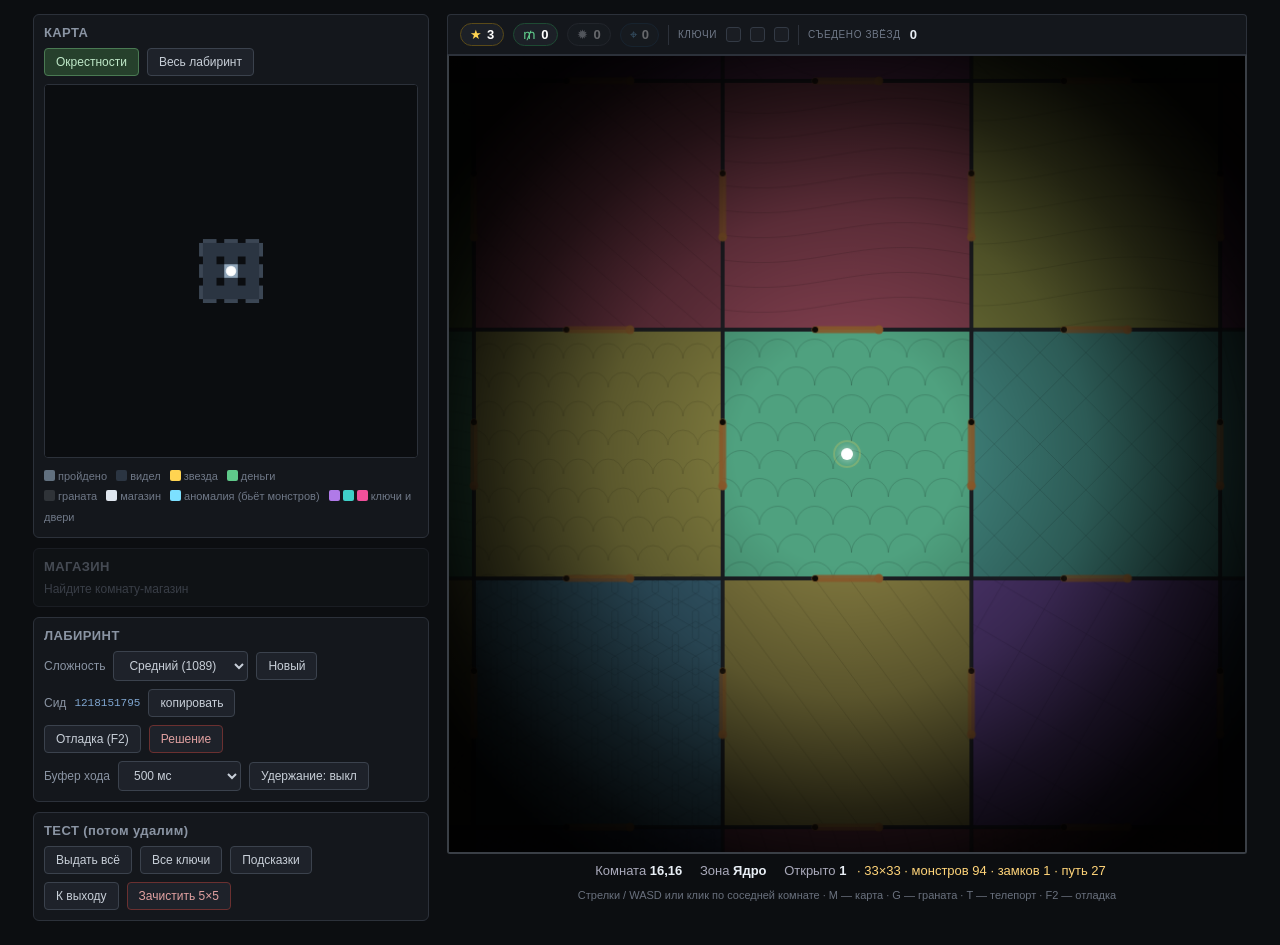
<file: index7.html>
<!DOCTYPE html>
<html lang="ru">
<head>
<meta charset="UTF-8">
<meta name="viewport" content="width=device-width, initial-scale=1">
<title>Лабиринт — v12 (аномалии, баланс гранаты)</title>
<style>
  * { box-sizing:border-box; }
  body { margin:0; background:#0c0e11; color:#ddd; font-family:sans-serif; padding:14px; }
  #app { display:flex; gap:18px; align-items:flex-start; justify-content:center; }
  #side { width:396px; flex:0 0 396px; }
  #stage { flex:0 1 auto; }
  @media (max-width:1240px){
    #app { flex-direction:column; align-items:center; }
    #side { order:2; width:min(396px,94vw); flex:none; }
    #stage { order:1; }
  }

  #hud {
    display:flex; align-items:center; gap:9px; min-height:40px; padding:5px 12px;
    background:#14171c; border:1px solid #2c313a; border-bottom:none;
    border-radius:4px 4px 0 0; width:min(800px,94vw); font-size:13px; flex-wrap:wrap;
  }
  .chip {
    display:inline-flex; align-items:center; gap:5px; padding:3px 9px;
    background:#1c2027; border:1px solid #333a45; border-radius:13px;
    font-size:13px; color:#c8cfd8; white-space:nowrap;
  }
  .chip b { color:#fff; font-weight:600; }
  .chip.stars  { color:#ffd451; border-color:#5a4a18; }
  .chip.stars.empty { color:#8a4444; border-color:#4a2222; }
  .chip.coins  { color:#5fc98a; border-color:#1e4a33; }
  .chip.gren   { color:#c2c8d0; border-color:#3a3f47; cursor:pointer; }
  .chip.gren:hover { background:#2a2f38; }
  .chip.gren.off { opacity:.35; cursor:default; }
  .chip.tele   { color:#7ac4f5; border-color:#1e3a52; cursor:pointer; }
  .chip.tele:hover { background:#2a2f38; }
  .chip.tele.off { opacity:.35; cursor:default; }
  .keyslot { width:15px; height:15px; border-radius:3px; border:1px solid #333a45; background:#1a1d23; }
  .keyslot.has { border-color:transparent; box-shadow:0 0 7px currentColor; }
  #hud .sep { width:1px; height:20px; background:#2c313a; }
  #hud .lbl { color:#6f7887; font-size:10px; letter-spacing:.6px; }

  #game { background:#000; border:2px solid #3a3f46; border-top-color:#2c313a;
          border-radius:0 0 3px 3px; cursor:pointer; display:block;
          width:min(800px,94vw); height:auto; aspect-ratio:1/1; }

  .panel { background:#14171c; border:1px solid #2c313a; border-radius:6px; padding:10px; margin-bottom:10px; }
  .panel.dim { opacity:.45; }
  .row { display:flex; gap:8px; align-items:center; flex-wrap:wrap; }
  .row + .row { margin-top:8px; }
  label { font-size:12px; color:#8a94a3; }

  button, select {
    background:#1e222a; color:#c8cfd8; border:1px solid #3b424d; border-radius:4px;
    padding:6px 11px; font-size:12px; font-family:inherit; cursor:pointer;
  }
  button:hover:not(:disabled) { background:#262c36; color:#fff; }
  button:disabled { opacity:.4; cursor:default; }
  button.on { background:#26402c; border-color:#4a7a53; color:#bfe8c8; }
  button.danger { border-color:#6b3030; color:#e0a0a0; }
  button.buy { flex:1; text-align:left; display:flex; justify-content:space-between; gap:10px; }
  button.buy span.pr { color:#5fc98a; }

  #mapCanvas { background:#0b0d10; border:1px solid #2c313a; border-radius:4px;
               display:block; width:100%; height:auto; aspect-ratio:1/1; }

  #info { margin-top:9px; font-size:13px; text-align:center; min-height:20px; color:#aab; }
  #msg { color:#ffd479; }
  .stat { display:inline-block; margin:0 7px; }
  .stat b { color:#e8eef5; font-weight:600; }
  #legend { font-size:11px; color:#6f7887; line-height:1.85; margin-top:8px; }
  .sw { display:inline-block; width:11px; height:11px; border-radius:2px; vertical-align:-1px; margin-right:3px; }
  #hint { margin-top:6px; font-size:11px; color:#69707d; text-align:center; }
  h3 { margin:0 0 8px; font-size:13px; color:#8a94a3; font-weight:600; letter-spacing:.4px; }
  code { color:#7fa6d0; font-size:11px; }

  #modal { position:fixed; inset:0; background:rgba(0,0,0,.72); display:none;
           align-items:center; justify-content:center; z-index:50; }
  #modal.show { display:flex; }
  #modalBox { background:#171b21; border:1px solid #39414c; border-radius:8px;
              padding:22px 26px; max-width:420px; }
  #modalBox h4 { margin:0 0 10px; font-size:16px; color:#e8eef5; }
  #modalBox p { margin:0 0 16px; font-size:13px; line-height:1.6; color:#a8b2be; }
</style>
</head>
<body>

<div id="app">

  <aside id="side">
    <div class="panel">
      <h3>КАРТА</h3>
      <div class="row">
        <button id="modeLocal" class="on">Окрестности</button>
        <button id="modeFull">Весь лабиринт</button>
      </div>
      <div class="row"><canvas id="mapCanvas" width="384" height="384"></canvas></div>
      <div id="legend">
        <span class="sw" style="background:#61707f"></span>пройдено
        <span class="sw" style="background:#2b3542;margin-left:6px"></span>видел
        <span class="sw" style="background:#ffd451;margin-left:6px"></span>звезда
        <span class="sw" style="background:#5fc98a;margin-left:6px"></span>деньги<br>
        <span class="sw" style="background:#2f3338"></span>граната
        <span class="sw" style="background:#dfe6ee;margin-left:6px"></span>магазин
        <span class="sw" style="background:#7ce0ff;margin-left:6px"></span>аномалия (бьёт монстров)
        <span class="sw" style="background:#b07ae8;margin-left:6px"></span><span class="sw" style="background:#3fd0c8"></span><span class="sw" style="background:#f0509a"></span>ключи и двери
      </div>
    </div>

    <div class="panel" id="shopPanel">
      <h3>МАГАЗИН</h3>
      <div id="shopBody">
        <div class="row" style="font-size:12px;color:#6f7887">Найдите комнату-магазин</div>
      </div>
    </div>

    <div class="panel">
      <h3>ЛАБИРИНТ</h3>
      <div class="row">
        <label>Сложность</label>
        <select id="diffSel">
          <option value="easy">Лёгкий (625)</option>
          <option value="normal" selected>Средний (1089)</option>
          <option value="hard">Сложный (1681)</option>
        </select>
        <button id="newBtn">Новый</button>
      </div>
      <div class="row">
        <label>Сид</label><code id="seedOut">—</code>
        <button id="copySeed">копировать</button>
      </div>
      <div class="row">
        <button id="dbgBtn">Отладка (F2)</button>
        <button id="solBtn" class="danger">Решение</button>
      </div>
      <div class="row">
        <label>Буфер хода</label>
        <select id="bufSel">
          <option value="0">выкл (как v10)</option>
          <option value="0.25">250 мс</option>
          <option value="0.5" selected>500 мс</option>
          <option value="0.8">800 мс</option>
          <option value="99">весь ход</option>
        </select>
        <button id="holdBtn">Удержание: выкл</button>
      </div>
    </div>

    <div class="panel" id="cheatPanel">
      <h3>ТЕСТ (потом удалим)</h3>
      <div class="row">
        <button id="cheatAll">Выдать всё</button>
        <button id="cheatKeys">Все ключи</button>
        <button id="cheatHints">Подсказки</button>
      </div>
      <div class="row">
        <button id="cheatToExit">К выходу</button>
        <button id="cheatKill" class="danger">Зачистить 5×5</button>
      </div>
    </div>
  </aside>

  <div id="stage">
    <div id="hud">
      <span class="chip stars" id="chipStars">★ <b>3</b></span>
      <span class="chip coins" id="chipCoins">₥ <b>0</b></span>
      <span class="chip gren off" id="chipGren" title="Бросить гранату">✹ <b>0</b></span>
      <span class="chip tele off" id="chipTele" title="Телепорт в ближайший магазин (T)">⌖ <b>0</b></span>
      <span class="sep"></span>
      <span class="lbl">КЛЮЧИ</span>
      <span class="keyslot" id="k0"></span>
      <span class="keyslot" id="k1"></span>
      <span class="keyslot" id="k2"></span>
      <span class="sep"></span>
      <span class="lbl">СЪЕДЕНО ЗВЁЗД</span><b id="caught" style="color:#e8eef5">0</b>
    </div>
    <canvas id="game" width="800" height="800"></canvas>
    <div id="info">
      <span class="stat">Комната <b id="pos">–</b></span>
      <span class="stat">Зона <b id="zone">–</b></span>
      <span class="stat">Открыто <b id="explored">0</b></span>
      <span id="msg"></span>
    </div>
    <div id="hint">Стрелки / WASD или клик по соседней комнате · M — карта · G — граната · T — телепорт · F2 — отладка</div>
  </div>

</div>

<div id="modal"><div id="modalBox">
  <h4 id="modalTitle">Заголовок</h4>
  <p id="modalText">Текст</p>
  <div class="row" style="justify-content:flex-end">
    <button id="modalNo">Отмена</button>
    <button id="modalYes" class="on">Хорошо</button>
  </div>
</div></div>

<script>
'use strict';

// ============================================================
// 0. НАСТРОЙКИ ИГРЫ  ←←← ВСЁ КРУТИТЬ ЗДЕСЬ
//    (баланс уровней — ниже, в секции «2. СЛОЖНОСТЬ»)
// ============================================================
const TUNE = {
  // --- ДВИЖЕНИЕ ИГРОКА -------------------------------------
  moveTime:     0.9,   // сек: время перехода между комнатами
  inputBuffer:  0.5,   // сек: нажатие, сделанное ДО конца хода, сработает сразу
                       // после него, если прошло не больше этого времени.
                       // 0 = как раньше (нажатие в движении пропадает)
  holdToMove:   false, // true: удерживание клавиши = непрерывное движение

  // --- ЗВЁЗДЫ (ЖИЗНИ) --------------------------------------
  startStars:   3,     // звёзд на старте
  starsMult:    1.8,   // множитель числа звёзд на карте (1 = как в v10)

  // --- МОНСТРЫ ----------------------------------------------
  sateTime:     30,    // сек: монстр «сыт» и неподвижен после съедения звезды
  stayAfterCatch: true,// true: после поимки остаётся на месте (сытый);
                       // false: телепортируется домой (как в v10)

  // --- ГРАНАТА ----------------------------------------------
  grenadeFriendlyFire: true, // взрыв задевает игрока: −1 звезда, без звёзд — смерть
  grenadeFuse:  2.0,   // сек до взрыва
  grenadeDamage: 3,    // урон взрыва по монстрам (Ползун: hp 1 → гибнет сразу)

  // --- АНОМАЛИИ (комнаты, бьющие монстров) -------------------
  trapDamage: 3,       // урон монстру за проход через аномалию
                       // (равен урону гранаты: Ползун гибнет сразу,
                       //  будущие «толстые» монстры — только ранятся)

  // --- ЦЕНЫ В МАГАЗИНЕ --------------------------------------
  prices: { star:14, grenade:22, teleport:40, hintExit:70, hintPath:170 },

  // --- ЧИТ-ПАНЕЛЬ ДЛЯ ТЕСТОВ --------------------------------
  cheats: true,        // false — скрыть панель «Тест»
};

// ============================================================
// 1. КОНСТАНТЫ
// ============================================================
const CANVAS_SIZE = 800;
const ROOM_SIZE   = 250;

const T_OPEN = 0.6, T_CLOSE = 0.6, T_MOVE = TUNE.moveTime;
const T_UNLOCK = 1.0;


const DOOR_WIDTH = 64;
const DOOR_COLOR = '#8b5a2b';
const WALL_COLOR = '#1b1e23';

const CENTER_R    = 24;
const ITEM_R      = 15;
const CATCH_R     = CENTER_R;
const MONSTER_SEP = 30;
const ROOM_CAP    = 5;

const START_STARS = TUNE.startStars;

const GRENADE_FUSE   = TUNE.grenadeFuse;
const GRENADE_RADIUS = ROOM_SIZE * 0.62;

const DIR = {
  N:{dx:0,dy:-1,opp:'S'}, S:{dx:0,dy:1,opp:'N'},
  E:{dx:1,dy:0,opp:'W'},  W:{dx:-1,dy:0,opp:'E'},
};
const DIRS = ['N','S','E','W'];
const SWING_BY_DIR = {N:+1, S:-1, E:+1, W:-1};
const TAU = Math.PI*2;

const MONSTER_ACTIVE_RANGE = 12;
const PATTERN_CACHE_MAX    = 90;

// Три цвета замков
const KEY_DEFS = [
  { id:0, name:'сиреневый',  color:'#b07ae8', dark:'#6b40a0' },
  { id:1, name:'бирюзовый',  color:'#3fd0c8', dark:'#1d7c78' },
  { id:2, name:'малиновый',  color:'#f0509a', dark:'#962d5e' },
];

const PRICES = TUNE.prices;

let DEBUG = false, SHOW_SOLUTION = false;

// ============================================================
// 2. СЛОЖНОСТЬ
// ============================================================
const DIFFICULTY = {
  easy: {
    label:'Лёгкий', size:25,
    zoneFrac:[0.34,0.58,0.78,1.00],
    sectors: [1, 1, 2, 3],
    throats: [0, 8, 3, 2],
    loops:   [1, 0.52, 0.36, 0.22],
    density: [0.020, 0.045, 0.070, 0.100],  // монстров на комнату
    onPath:  [0, 0.20, 0.40, 0.65],
    exitGuards: 4,
    stars: 14, coins: 42, grenadesOnMap: 5, shops: 3, locks: 2, traps: 4,
    zoneNames:['Ядро','Галереи','Ходы','Горло'],
  },
  normal: {
    label:'Средний', size:33,
    zoneFrac:[0.28,0.52,0.72,0.88,1.00],
    sectors: [1, 1, 3, 5, 6],
    throats: [0, 10, 3, 2, 1],
    loops:   [1, 0.46, 0.30, 0.18, 0.10],
    density: [0.025, 0.050, 0.078, 0.098, 0.118],
    onPath:  [0, 0.15, 0.35, 0.55, 0.75],
    exitGuards: 6,
    stars: 16, coins: 58, grenadesOnMap: 7, shops: 4, locks: 3, traps: 5,
    zoneNames:['Ядро','Галереи','Ходы','Теснины','Горло'],
  },
  hard: {
    label:'Сложный', size:41,
    zoneFrac:[0.22,0.44,0.64,0.82,1.00],
    sectors: [1, 2, 4, 6, 8],
    throats: [0, 8, 2, 1, 1],
    loops:   [1, 0.38, 0.25, 0.15, 0.08],
    density: [0.030, 0.058, 0.088, 0.115, 0.140],
    onPath:  [0, 0.20, 0.45, 0.65, 0.85],
    exitGuards: 9,
    stars: 20, coins: 76, grenadesOnMap: 9, shops: 5, locks: 3, traps: 6,
    zoneNames:['Ядро','Галереи','Ходы','Теснины','Горло'],
  },
};

// ============================================================
// 3. УТИЛИТЫ
// ============================================================
function mulberry32(seed){
  return function(){
    seed|=0; seed=seed+0x6D2B79F5|0;
    let t=Math.imul(seed^seed>>>15,1|seed);
    t=t+Math.imul(t^t>>>7,61|t)^t;
    return((t^t>>>14)>>>0)/4294967296;
  };
}
function clamp(v,a,b){ return v<a?a:(v>b?b:v); }
function easeInOut(t){ return t<0.5 ? 2*t*t : 1-Math.pow(-2*t+2,2)/2; }
function approach(c,t,s){ const d=t-c; return Math.abs(d)<=s?t:c+Math.sign(d)*s; }
function shuffle(a,rnd){
  for(let i=a.length-1;i>0;i--){ const j=Math.floor(rnd()*(i+1)); [a[i],a[j]]=[a[j],a[i]]; }
  return a;
}

// ============================================================
// 4. ГЕНЕРАТОР
// ============================================================
function generateMaze(cfg, seed){
  const rnd = mulberry32(seed);
  const W=cfg.size, H=cfg.size;
  const cx=(W-1)>>1, cy=(H-1)>>1;
  const maxRing=Math.max(cx,cy);
  const NZ=cfg.zoneFrac.length;

  const rooms=[];
  for (let y=0;y<H;y++){
    const row=[];
    for (let x=0;x<W;x++) row.push({N:'wall',S:'wall',E:'wall',W:'wall'});
    rooms.push(row);
  }
  const idx=(x,y)=>y*W+x;
  const inB=(x,y)=>x>=0&&y>=0&&x<W&&y<H;
  const ring=(x,y)=>Math.max(Math.abs(x-cx),Math.abs(y-cy));

  function openEdge(x,y,d,type){
    const nx=x+DIR[d].dx, ny=y+DIR[d].dy;
    if (!inB(nx,ny)) return;
    rooms[y][x][d]=type||'closed';
    rooms[ny][nx][DIR[d].opp]=type||'closed';
  }

  // --- зоны ---
  const bounds=[];
  for (let i=0;i<NZ;i++){
    let b=Math.round(cfg.zoneFrac[i]*maxRing);
    if (i>0) b=Math.max(b,bounds[i-1]+1);
    bounds.push(Math.min(b,maxRing));
  }
  bounds[NZ-1]=maxRing;

  const zone=new Int8Array(W*H);
  for (let y=0;y<H;y++) for (let x=0;x<W;x++){
    const r=ring(x,y); let z=NZ-1;
    for (let i=0;i<NZ;i++) if (r<=bounds[i]){ z=i; break; }
    zone[idx(x,y)]=z;
  }
  const zoneOf=(x,y)=>zone[idx(x,y)];

  // --- секторы ---
  const rot=[]; for (let k=0;k<NZ;k++) rot.push(rnd());
  function sectorOf(x,y,k){
    const S=cfg.sectors[k];
    if (S<=1) return 0;
    let t=(Math.atan2(y-cy,x-cx)+Math.PI)/TAU;
    t=(t+rot[k])%1;
    return Math.floor(t*S)%S;
  }

  const zoneCells=Array.from({length:NZ},()=>[]);
  for (let y=0;y<H;y++) for (let x=0;x<W;x++) zoneCells[zoneOf(x,y)].push({x,y});

  const parent=new Int32Array(W*H);
  for (let i=0;i<W*H;i++) parent[i]=i;
  function find(a){ while(parent[a]!==a){ parent[a]=parent[parent[a]]; a=parent[a]; } return a; }
  function unite(a,b){ const ra=find(a),rb=find(b); if(ra===rb) return false; parent[ra]=rb; return true; }

  const zoneComponents=Array.from({length:NZ},()=>[]);

  for (let k=0;k<NZ;k++){
    const groups=new Map();
    for (const c of zoneCells[k]){
      const s=sectorOf(c.x,c.y,k);
      if (!groups.has(s)) groups.set(s,[]);
      groups.get(s).push(c);
    }
    for (const cells of groups.values()){
      const inG=new Set(cells.map(c=>idx(c.x,c.y)));
      const edges=[];
      for (const c of cells) for (const d of ['E','S']){
        const nx=c.x+DIR[d].dx, ny=c.y+DIR[d].dy;
        if (!inB(nx,ny) || !inG.has(idx(nx,ny))) continue;
        edges.push({x:c.x,y:c.y,d});
      }
      shuffle(edges,rnd);
      const rest=[];
      for (const e of edges){
        const a=idx(e.x,e.y), b=idx(e.x+DIR[e.d].dx,e.y+DIR[e.d].dy);
        if (unite(a,b)) openEdge(e.x,e.y,e.d); else rest.push(e);
      }
      const p=cfg.loops[k];
      for (const e of rest) if (rnd()<p) openEdge(e.x,e.y,e.d);

      const byRoot=new Map();
      for (const c of cells){
        const r=find(idx(c.x,c.y));
        if (!byRoot.has(r)) byRoot.set(r,[]);
        byRoot.get(r).push(c);
      }
      for (const comp of byRoot.values()) zoneComponents[k].push(comp);
    }
  }

  function connectComponent(comp,k){
    const want=Math.max(1,cfg.throats[k]);
    let cands=[];
    for (const c of comp) for (const d of DIRS){
      const nx=c.x+DIR[d].dx, ny=c.y+DIR[d].dy;
      if (!inB(nx,ny) || zoneOf(nx,ny)!==k-1) continue;
      cands.push({x:c.x,y:c.y,d,ang:Math.atan2(c.y-cy,c.x-cx)});
    }
    if (!cands.length){
      for (const c of comp) for (const d of DIRS){
        const nx=c.x+DIR[d].dx, ny=c.y+DIR[d].dy;
        if (!inB(nx,ny) || zoneOf(nx,ny)>k) continue;
        if (find(idx(nx,ny))===find(idx(c.x,c.y))) continue;
        cands.push({x:c.x,y:c.y,d,ang:Math.atan2(c.y-cy,c.x-cx)});
      }
    }
    if (!cands.length) return;
    cands.sort((a,b)=>a.ang-b.ang);
    const n=Math.min(want,cands.length), off=rnd(), picked=new Set();
    for (let i=0;i<n;i++){
      let j=Math.floor(((i+off)/n)*cands.length)%cands.length, g=0;
      while (picked.has(j) && g++<cands.length) j=(j+1)%cands.length;
      picked.add(j);
      const e=cands[j];
      openEdge(e.x,e.y,e.d);
      unite(idx(e.x,e.y), idx(e.x+DIR[e.d].dx,e.y+DIR[e.d].dy));
    }
  }
  for (let k=1;k<NZ;k++) for (const comp of zoneComponents[k]) connectComponent(comp,k);

  // --- BFS ---
  const startX=cx, startY=cy;
  function bfsFrom(sx0,sy0){
    const dist=new Int32Array(W*H).fill(-1);
    const from=new Int32Array(W*H).fill(-1);
    const q=[idx(sx0,sy0)]; dist[q[0]]=0;
    for (let h=0;h<q.length;h++){
      const cur=q[h], x=cur%W, y=(cur/W)|0;
      for (const d of DIRS){
        if (rooms[y][x][d]==='wall') continue;
        const nx=x+DIR[d].dx, ny=y+DIR[d].dy;
        if (!inB(nx,ny)) continue;
        const ni=idx(nx,ny);
        if (dist[ni]!==-1) continue;
        dist[ni]=dist[cur]+1; from[ni]=cur; q.push(ni);
      }
    }
    return {dist,from};
  }

  let {dist,from}=bfsFrom(startX,startY);
  for (let pass=0;pass<6;pass++){
    let fixed=false;
    for (let y=0;y<H;y++) for (let x=0;x<W;x++){
      if (dist[idx(x,y)]!==-1) continue;
      let best=null;
      for (const d of DIRS){
        const nx=x+DIR[d].dx, ny=y+DIR[d].dy;
        if (!inB(nx,ny) || dist[idx(nx,ny)]===-1) continue;
        const sc=zoneOf(nx,ny)*10+rnd();
        if (!best||sc<best.sc) best={d,sc};
      }
      if (best){ openEdge(x,y,best.d); fixed=true; }
    }
    if (!fixed) break;
    ({dist,from}=bfsFrom(startX,startY));
  }

  // --- выход ---
  const rim=[];
  for (let y=0;y<H;y++) for (let x=0;x<W;x++){
    if (ring(x,y)!==maxRing) continue;
    const dd=dist[idx(x,y)];
    if (dd>0) rim.push({x,y,d:dd});
  }
  rim.sort((a,b)=>b.d-a.d);
  const pool=rim.slice(0,Math.max(1,Math.floor(rim.length*0.25)));
  const ex=pool[Math.floor(rnd()*pool.length)];

  let exitDir='N';
  if (ex.y===0) exitDir='N';
  else if (ex.y===H-1) exitDir='S';
  else if (ex.x===0) exitDir='W';
  else exitDir='E';

  // ============================================================
  // ЗАПЕРТЫЕ ДВЕРИ — СОКРАЩЕНИЯ
  // Ищем стену, снос которой сильнее всего укорачивает путь к выходу.
  // Это НОВЫЕ рёбра поверх связного лабиринта → тупиков не создаёт.
  // ============================================================
  const locks = new Map();   // doorKey → colorId
  {
    const nLocks = Math.min(cfg.locks, KEY_DEFS.length);
    const placed = [];
    const minSep = Math.max(4, Math.floor(maxRing*0.5));

    for (let li=0; li<nLocks; li++){
      const dExit = bfsFrom(ex.x, ex.y).dist;
      const dStart = bfsFrom(startX, startY).dist;
      const baseLen = dStart[idx(ex.x,ex.y)];
      let best=null;

      for (let y=0;y<H;y++) for (let x=0;x<W;x++){
        for (const d of ['E','S']){
          if (rooms[y][x][d]!=='wall') continue;
          const nx=x+DIR[d].dx, ny=y+DIR[d].dy;
          if (!inB(nx,ny)) continue;
          const a=idx(x,y), b=idx(nx,ny);
          if (dStart[a]<0||dStart[b]<0||dExit[a]<0||dExit[b]<0) continue;

          const viaAB = dStart[a]+1+dExit[b];
          const viaBA = dStart[b]+1+dExit[a];
          const gain = baseLen - Math.min(viaAB, viaBA);
          if (gain < 12) continue;

          // разнос по карте
          let tooClose=false;
          for (const p of placed)
            if (Math.abs(p.x-x)+Math.abs(p.y-y) < minSep){ tooClose=true; break; }
          if (tooClose) continue;

          const score = gain + rnd()*3;
          if (!best || score>best.score) best={x,y,d,gain,score};
        }
      }

      if (!best) break;
      openEdge(best.x,best.y,best.d,'locked');
      const kx=best.x, ky=best.y, kd=best.d;
      const dk = (ky < ky+DIR[kd].dy || (ky===ky+DIR[kd].dy && kx<kx+DIR[kd].dx))
        ? `${kx},${ky},${kd}`
        : `${kx+DIR[kd].dx},${ky+DIR[kd].dy},${DIR[kd].opp}`;
      locks.set(dk, li);
      placed.push({x:best.x, y:best.y, gain:best.gain});
    }
  }

  // финальные дистанции (замки считаем проходимыми — это верхняя оценка)
  ({dist,from}=bfsFrom(startX,startY));

  const solution=[];
  { let cur=idx(ex.x,ex.y);
    while(cur!==-1){ solution.push({x:cur%W,y:(cur/W)|0}); cur=from[cur]; }
    solution.reverse(); }
  const solutionSet=new Set(solution.map(p=>`${p.x},${p.y}`));

  // ============================================================
  // ПРЕДМЕТЫ
  // ============================================================
  const items = new Map();   // "x,y" → {type, ...}
  const shops = new Set();
  const traps = new Set();   // аномалии — бьют монстров при проходе

  {
    const deadByZone = Array.from({length:NZ},()=>[]);
    const midByZone  = Array.from({length:NZ},()=>[]);
    const busy = new Set([`${startX},${startY}`, `${ex.x},${ex.y}`]);

    for (let y=0;y<H;y++) for (let x=0;x<W;x++){
      const k=`${x},${y}`;
      if (busy.has(k)) continue;
      const dd=dist[idx(x,y)];
      if (dd<3) continue;
      let deg=0; for (const d of DIRS) if (rooms[y][x][d]!=='wall') deg++;
      if (deg===0) continue;
      const z=zoneOf(x,y);
      (deg===1 ? deadByZone[z] : midByZone[z]).push({x,y,d:dd});
    }
    for (const a of deadByZone) shuffle(a,rnd);
    for (const a of midByZone)  shuffle(a,rnd);

    const put=(cell,obj)=>{
      const k=`${cell.x},${cell.y}`;
      if (items.has(k)||shops.has(k)) return false;
      items.set(k,obj); return true;
    };
    const takeDead=(z)=>deadByZone[z] && deadByZone[z].length ? deadByZone[z].pop() : null;
    const takeMid =(z)=>midByZone[z]  && midByZone[z].length  ? midByZone[z].pop()  : null;
    const anyDead=()=>{
      for (let z=NZ-1;z>=0;z--) if (deadByZone[z].length) return deadByZone[z].pop();
      return null;
    };

    // 1) ключи — в тупиках зон 1..2, подальше от старта
    for (const [dk, colorId] of locks){
      let cell=null;
      for (const z of [2,1,3,0,4]){
        const pool=deadByZone[z]||[];
        for (let i=pool.length-1;i>=0;i--){
          if (pool[i].d>=8){ cell=pool.splice(i,1)[0]; break; }
        }
        if (cell) break;
      }
      if (!cell) cell=anyDead();
      if (cell) put(cell,{type:'key', color:colorId});
    }

    // 2) магазины — в проходных комнатах, разнесены
    {
      const spots=[];
      for (let z=1;z<NZ;z++) for (const c of midByZone[z]) spots.push(c);
      shuffle(spots,rnd);
      const chosen=[];
      for (const c of spots){
        if (chosen.length>=cfg.shops) break;
        if (items.has(`${c.x},${c.y}`)) continue;
        let ok=true;
        for (const p of chosen)
          if (Math.abs(p.x-c.x)+Math.abs(p.y-c.y) < Math.floor(maxRing*0.6)){ ok=false; break; }
        if (!ok) continue;
        chosen.push(c);
        shops.add(`${c.x},${c.y}`);
      }
    }

    // 3) звёзды — глубже = чаще (×TUNE.starsMult)
    {
      const wsum=[]; let tot=0;
      for (let z=0;z<NZ;z++){ const w=(z+1)*(z+1); wsum.push(w); tot+=w; }
      for (let z=0;z<NZ;z++){
        let n=Math.round(cfg.stars*TUNE.starsMult*wsum[z]/tot);
        while (n-- > 0){
          const cell = (rnd()<0.75 ? takeDead(z) : takeMid(z)) || takeDead(z) || takeMid(z);
          if (!cell) break;
          put(cell,{type:'star'});
        }
      }
    }

    // 4) деньги — по всей карте, номинал растёт к краю
    for (let i=0;i<cfg.coins;i++){
      const z=Math.min(NZ-1, Math.floor(Math.pow(rnd(),0.7)*NZ));
      const cell=(rnd()<0.55?takeDead(z):takeMid(z)) || takeMid(z) || takeDead(z);
      if (!cell) continue;
      const val = 1 + Math.floor(rnd()*(2+z*1.5));
      put(cell,{type:'coin', value:val});
    }

    // 5) гранаты — в тупиках
    for (let i=0;i<cfg.grenadesOnMap;i++){
      const z=1+Math.floor(rnd()*(NZ-1));
      const cell=takeDead(z)||anyDead()||takeMid(z);
      if (!cell) continue;
      put(cell,{type:'grenade'});
    }

    // 6) АНОМАЛИИ — проходные комнаты «на дороге», рядом нет тупиков,
    //    и между соседями есть обходные петли (можно водить монстра кругами)
    {
      const degOf=(x,y)=>{ let n=0; for (const d of DIRS) if (rooms[y][x][d]!=='wall') n++; return n; };
      // есть ли путь A→B, минуя комнату F, не длиннее maxLen (это и есть «петля»)
      const altPath=(ax,ay,bx,by,fx,fy,maxLen)=>{
        const q=[[ax,ay,0]], seenA=new Set([`${ax},${ay}`,`${fx},${fy}`]);
        while (q.length){
          const [x,y,dd]=q.shift();
          if (x===bx&&y===by) return true;
          if (dd>=maxLen) continue;
          for (const d of DIRS){
            if (rooms[y][x][d]==='wall') continue;
            const nx=x+DIR[d].dx, ny=y+DIR[d].dy, k=`${nx},${ny}`;
            if (seenA.has(k)) continue;
            seenA.add(k); q.push([nx,ny,dd+1]);
          }
        }
        return false;
      };

      const cands=[];
      for (let y=0;y<H;y++) for (let x=0;x<W;x++){
        const k=`${x},${y}`;
        if (items.has(k)||shops.has(k)) continue;
        if (x===startX&&y===startY) continue;
        if (x===ex.x&&y===ex.y) continue;
        if (dist[idx(x,y)]<6) continue;
        if (degOf(x,y)<2) continue;                    // только проходные
        let ok=true; const nbs=[];
        for (const d of DIRS){
          if (rooms[y][x][d]==='wall') continue;
          const nx=x+DIR[d].dx, ny=y+DIR[d].dy;
          if (degOf(nx,ny)<2){ ok=false; break; }      // рядом нет тупиков
          nbs.push([nx,ny]);
        }
        if (!ok) continue;
        let nLoops=0;                                   // сколько пар соседей связаны петлёй
        for (let i=0;i<nbs.length;i++)
          for (let j=i+1;j<nbs.length;j++)
            if (altPath(nbs[i][0],nbs[i][1],nbs[j][0],nbs[j][1],x,y,9)) nLoops++;
        if (nLoops>=1) cands.push({x,y,nLoops});
      }
      shuffle(cands,rnd);
      cands.sort((a,b)=>b.nLoops-a.nLoops);            // лучшие — с петлями с обеих сторон
      const minGap=Math.max(4,Math.floor(maxRing*0.4));
      const chosen=[];
      for (const c of cands){
        if (chosen.length>=(cfg.traps||0)) break;
        let far=true;
        for (const p of chosen)
          if (Math.abs(p.x-c.x)+Math.abs(p.y-c.y)<minGap){ far=false; break; }
        if (!far) continue;
        chosen.push(c);
        traps.add(`${c.x},${c.y}`);
      }
    }
  }

  return {
    w:W,h:H,rooms,cfg,seed,cx,cy,maxRing,NZ,bounds,zone,
    start:{x:startX,y:startY}, exit:{x:ex.x,y:ex.y}, exitDir,
    dist, solution, solutionSet, items, shops, traps, locks,
    pathLen:solution.length-1,
  };
}

// ============================================================
// 5. СОСТОЯНИЕ
// ============================================================
let MAP=null, WORLD_SEED=0;
let visited=new Set(), seen=new Set();
let gameWon=false, gameOver=false, gameOverText='ВАС СЪЕЛИ';
let caughtCount=0;
let hintExit=false, hintPath=false;
let grenadeWarned=false;
let teleportWarned=false;

function maybeGrenadeInfo(){
  if (grenadeWarned) return;
  grenadeWarned=true;
  showModal('У вас появилась граната ✹',
    `Бросок — клавиша G (или клик по ✹ в панели). Взрыв через ${GRENADE_FUSE} сек ` +
    `уничтожает всех в комнате — включая вас: если есть звезда защиты, она разобьётся, ` +
    `без звёзд — гибель. Бросили — сразу уходите из комнаты!`,
    null, true);
}
function maybeTeleportInfo(){
  if (teleportWarned) return;
  teleportWarned=true;
  showModal('Куплен телепорт ⌖',
    'Срабатывает в любом месте лабиринта: клавиша T (или клик по ⌖ в панели) ' +
    'мгновенно переносит вас в ближайший магазин — ближайший по проходимому пути, ' +
    'а не по прямой. Одноразовый.',
    null, true);
}

const inv = { stars:START_STARS, coins:0, grenades:0, teleports:0, keys:[false,false,false] };

const inBounds=(x,y)=>x>=0&&y>=0&&x<MAP.w&&y<MAP.h;
const sideType=(x,y,d)=>MAP.rooms[y][x][d];
const zoneAt=(x,y)=>MAP.zone[y*MAP.w+x];

function doorKey(x,y,dir){
  const nx=x+DIR[dir].dx, ny=y+DIR[dir].dy;
  if (y<ny||(y===ny&&x<nx)) return `${x},${y},${dir}`;
  return `${nx},${ny},${DIR[dir].opp}`;
}
function parseDoorKey(k){ const p=k.split(','); return {x:+p[0],y:+p[1],dir:p[2]}; }
function doorTypeByKey(k){ const p=parseDoorKey(k); return MAP.rooms[p.y][p.x][p.dir]; }
function lockColorOf(k){ const c=MAP.locks.get(k); return c===undefined?null:KEY_DEFS[c]; }

// ============================================================
// 6. КАМЕРА
// ============================================================
let camX=0, camY=0;
const roomCX=rx=>rx*ROOM_SIZE;
const roomCY=ry=>ry*ROOM_SIZE;
const sx=wx=>wx-camX+CANVAS_SIZE/2;
const sy=wy=>wy-camY+CANVAS_SIZE/2;

function doorGeom(key){
  const k=parseDoorKey(key), cx=roomCX(k.x), cy=roomCY(k.y);
  if (k.dir==='E'){
    const wx=cx+ROOM_SIZE/2;
    return {p1x:wx,p1y:cy-DOOR_WIDTH/2,p2x:wx,p2y:cy+DOOR_WIDTH/2,mx:wx,my:cy};
  }
  const wy=cy+ROOM_SIZE/2;
  return {p1x:cx-DOOR_WIDTH/2,p1y:wy,p2x:cx+DOOR_WIDTH/2,p2y:wy,mx:cx,my:wy};
}
const doorCenter=(rx,ry,d)=>({x:roomCX(rx)+DIR[d].dx*ROOM_SIZE/2, y:roomCY(ry)+DIR[d].dy*ROOM_SIZE/2});
function clampToRoom(p,room,mg){
  const cx=roomCX(room.x), cy=roomCY(room.y), h=ROOM_SIZE/2-mg;
  return {x:clamp(p.x,cx-h,cx+h), y:clamp(p.y,cy-h,cy+h)};
}

// ============================================================
// 7. ДВЕРИ
// ============================================================
const doorAnims=new Map();
function requestDoorOpen(key,sign,user){
  let a=doorAnims.get(key);
  if (!a){ a={key,angle:0,target:sign*90,users:new Set()}; doorAnims.set(key,a); }
  else if (Math.abs(a.angle)>1) a.target=Math.sign(a.angle)*90;
  else a.target=sign*90;
  a.users.add(user);
  return a;
}
function releaseDoor(key,user){
  const a=doorAnims.get(key); if(!a) return;
  a.users.delete(user);
  if (a.users.size===0) a.target=0;
}
const doorPassable=key=>{ const a=doorAnims.get(key); return !!a&&Math.abs(a.angle)>=88; };
function updateDoors(dt){
  for (const a of [...doorAnims.values()]){
    a.angle=approach(a.angle,a.target,(a.target===0?90/T_CLOSE:90/T_OPEN)*dt);
    if (a.angle===0&&a.target===0&&a.users.size===0) doorAnims.delete(a.key);
  }
}

// ============================================================
// 8. ИГРОК
// ============================================================
const player={x:0,y:0};
const visual={offsetX:0,offsetY:0};
let move=null;
let unlocking=null;   // {key,color,dir,t}

function markSeen(rx,ry){
  for (let dy=-1;dy<=1;dy++) for (let dx=-1;dx<=1;dx++){
    const nx=rx+dx, ny=ry+dy;
    if (inBounds(nx,ny)) seen.add(`${nx},${ny}`);
  }
}

function pickUp(rx,ry){
  const k=`${rx},${ry}`;
  const it=MAP.items.get(k);
  if (!it) return;
  MAP.items.delete(k);
  if (it.type==='star'){
    inv.stars++; flashMessage('Звезда защиты +1');
  } else if (it.type==='coin'){
    inv.coins+=it.value; flashMessage(`Деньги +${it.value}`);
  } else if (it.type==='grenade'){
    inv.grenades++; flashMessage('Граната +1');
    maybeGrenadeInfo();
  } else if (it.type==='key'){
    inv.keys[it.color]=true;
    flashMessage(`Найден ${KEY_DEFS[it.color].name} ключ`);
  }
  updateHud();
}

function enterRoom(rx,ry){
  visited.add(`${rx},${ry}`);
  markSeen(rx,ry);
  mapDirty=true;
  posEl.textContent=`${rx},${ry}`;
  zoneEl.textContent=MAP.cfg.zoneNames[zoneAt(rx,ry)];
  exploredEl.textContent=visited.size;
  pickUp(rx,ry);
  refreshShop();
  if (rx===MAP.exit.x && ry===MAP.exit.y) onWin();
}

// ============================================================
// 8а. ВВОД ДВИЖЕНИЯ: БУФЕР НАЖАТИЙ
//   Нажатие во время хода не пропадает, а запоминается и
//   срабатывает сразу по завершении хода — если с момента
//   нажатия прошло не больше TUNE.inputBuffer секунд.
//   (защита от «протухших» нажатий и двойных ходов: хранится
//   только ПОСЛЕДНЕЕ нажатие, и только свежее)
// ============================================================
let queuedMove=null;          // {dir, at}
const heldDirs=[];            // зажатые клавиши направления (для holdToMove)

function tryMove(dir){
  if (gameWon||gameOver) return;
  if (move||unlocking){
    if (TUNE.inputBuffer>0) queuedMove={dir, at:performance.now()};
    return;
  }
  startMove(dir);
}

function consumeQueued(){
  if (gameWon||gameOver){ queuedMove=null; return; }
  if (queuedMove){
    const age=(performance.now()-queuedMove.at)/1000;
    const dir=queuedMove.dir;
    queuedMove=null;
    if (age<=TUNE.inputBuffer){ startMove(dir); return; }
  }
  if (TUNE.holdToMove && heldDirs.length){
    startMove(heldDirs[heldDirs.length-1]);
  }
}

function startMove(dir){
  if (move||unlocking||gameWon||gameOver) return;
  const t=sideType(player.x,player.y,dir);
  if (t==='wall'){ flashMessage('Там стена'); return; }

  const key=doorKey(player.x,player.y,dir);

  if (t==='locked'){
    const lc=MAP.locks.get(key);
    if (lc===undefined){ flashMessage('Заперто наглухо'); return; }
    if (!inv.keys[lc]){
      flashMessage(`Заперто. Нужен ${KEY_DEFS[lc].name} ключ`);
      return;
    }
    unlocking={key, color:lc, dir, t:0};
    return;
  }

  requestDoorOpen(key,SWING_BY_DIR[dir],'player');
  move={dir,key,phase:'opening',progress:0};
}

function updateUnlock(dt){
  if (!unlocking) return;
  unlocking.t+=dt;
  if (unlocking.t>=T_UNLOCK){
    const p=parseDoorKey(unlocking.key);
    MAP.rooms[p.y][p.x][p.dir]='closed';
    const nx=p.x+DIR[p.dir].dx, ny=p.y+DIR[p.dir].dy;
    MAP.rooms[ny][nx][DIR[p.dir].opp]='closed';
    MAP.locks.delete(unlocking.key);
    const dir=unlocking.dir;
    flashMessage('Замок открыт');
    unlocking=null;
    mapDirty=true;
    startMove(dir);
  }
}

function updatePlayer(dt){
  if (!move) return;
  if (move.phase==='opening'){
    if (doorPassable(move.key)){ move.phase='moving'; move.progress=0; }
    return;
  }
  move.progress+=dt;
  const t=Math.min(move.progress/T_MOVE,1), e=easeInOut(t);
  visual.offsetX=DIR[move.dir].dx*ROOM_SIZE*e;
  visual.offsetY=DIR[move.dir].dy*ROOM_SIZE*e;
  if (t>=1){
    player.x+=DIR[move.dir].dx; player.y+=DIR[move.dir].dy;
    visual.offsetX=0; visual.offsetY=0;
    releaseDoor(move.key,'player');
    move=null;
    enterRoom(player.x,player.y);
    consumeQueued();          // отработать нажатие, сделанное во время хода
  }
}
const playerWorld=()=>({x:camX,y:camY});
const playerRoomForAI=()=>({
  x:clamp(Math.round(camX/ROOM_SIZE),0,MAP.w-1),
  y:clamp(Math.round(camY/ROOM_SIZE),0,MAP.h-1),
});

// ============================================================
// 9. ГРАНАТЫ
// ============================================================
let grenades=[];    // {room, x, y, t}
let explosions=[];  // {x, y, t}

function dropGrenade(){
  if (inv.grenades<=0||gameWon||gameOver) return;
  doDropGrenade();   // без подтверждения — инструктаж был при получении
}
function doDropGrenade(){
  inv.grenades--;
  updateHud();
  const a=Math.random()*TAU;
  grenades.push({
    room:{x:player.x,y:player.y},
    x:roomCX(player.x)+Math.cos(a)*30,
    y:roomCY(player.y)+Math.sin(a)*30,
    t:GRENADE_FUSE,
  });
  flashMessage('Граната брошена!');
}

function updateGrenades(dt){
  for (let i=grenades.length-1;i>=0;i--){
    const g=grenades[i];
    g.t-=dt;
    if (g.t>0) continue;
    grenades.splice(i,1);
    explosions.push({x:g.x, y:g.y, t:0});
    let killed=0, wounded=0;
    for (const m of monsters){
      if (Math.hypot(m.x-g.x, m.y-g.y) > GRENADE_RADIUS) continue;
      damageMonster(m,TUNE.grenadeDamage,'grenade');
      if (m.dead) killed++; else wounded++;
    }
    purgeDead();
    // взрыв задевает игрока: −1 звезда, без звёзд — гибель
    if (TUNE.grenadeFriendlyFire && !gameOver && !gameWon){
      const p=playerWorld();
      if (Math.hypot(p.x-g.x, p.y-g.y) <= GRENADE_RADIUS){
        if (inv.stars>0){
          inv.stars--; updateHud();
          flashMessage(inv.stars>0
            ? `Взрыв зацепил вас! Звезда разбита, осталось ${inv.stars}`
            : 'Взрыв зацепил вас! Последняя звезда разбита!');
        } else {
          gameOver=true; gameOverText='ПОДРЫВ НА ГРАНАТЕ'; updateHud();
          flashMessage('Вы подорвались на собственной гранате!');
        }
        continue;
      }
    }
    flashMessage(killed||wounded
      ? `Взрыв! Уничтожено: ${killed}${wounded?`, ранено: ${wounded}`:''}`
      : 'Взрыв... никого не задело');
  }
  for (let i=explosions.length-1;i>=0;i--){
    explosions[i].t+=dt;
    if (explosions[i].t>0.85) explosions.splice(i,1);
  }
}

// ============================================================
// 9а. ТЕЛЕПОРТ В БЛИЖАЙШИЙ МАГАЗИН
// ============================================================
let teleFx=null; // {t} — визуальный эффект после прыжка

function nearestShopByPath(){
  // BFS по реально проходимым дверям (запертые — только если есть ключ)
  const W=MAP.w, H=MAP.h, im=(x,y)=>y*W+x;
  const seenB=new Uint8Array(W*H);
  const q=[{x:player.x,y:player.y}];
  seenB[im(player.x,player.y)]=1;
  while (q.length){
    const c=q.shift();
    if (MAP.shops.has(`${c.x},${c.y}`) && !(c.x===player.x&&c.y===player.y)) return c;
    for (const d of DIRS){
      const t=sideType(c.x,c.y,d);
      if (t==='wall') continue;
      if (t==='locked'){
        const lc=MAP.locks.get(doorKey(c.x,c.y,d));
        if (lc===undefined || !inv.keys[lc]) continue;
      }
      const nx=c.x+DIR[d].dx, ny=c.y+DIR[d].dy;
      if (!inBounds(nx,ny)||seenB[im(nx,ny)]) continue;
      seenB[im(nx,ny)]=1; q.push({x:nx,y:ny});
    }
  }
  return null;
}

function useTeleport(){
  if (gameWon||gameOver) return;
  if (inv.teleports<=0){ flashMessage('Нет телепорта — купите в магазине'); return; }
  if (move||unlocking){ flashMessage('Нельзя телепортироваться на ходу'); return; }
  if (inShop()){ flashMessage('Вы уже в магазине'); return; }
  const c=nearestShopByPath();
  if (!c){ flashMessage('Ни один магазин отсюда недостижим'); return; }
  inv.teleports--;
  queuedMove=null;
  player.x=c.x; player.y=c.y;
  visual.offsetX=0; visual.offsetY=0;
  camX=roomCX(player.x); camY=roomCY(player.y);
  teleFx={t:0};
  updateHud();
  enterRoom(player.x,player.y);
  flashMessage('Телепортация в магазин!');
}

// ============================================================
// 10. МОНСТРЫ
// ============================================================
const MONSTER_TYPES={
  monster1:{
    id:'monster1', title:'Ползун',
    maxHp:1,                       // стойкость: гибнет от 1 взрыва/аномалии
    chaseSpeed:85, wanderSpeed:32, size:13,
    bodyColor:'#5a1f1f', shellColor:'#8e2b2b', legColor:'#3a1414',
    eyeColor:'#ffd24a', auraColor:'rgba(200,40,40,',
    sightAdjacent:true, sightNeedsPassage:true, noticeDoors:true,
    canOpenDoors:true, canOpenLocked:false,
    catchRadius:CATCH_R, draw:drawMonster1,
  }
};

let monsters=[];
let zaps=[];   // визуальные разряды аномалии {x,y,t}

function damageMonster(m,dmg,cause){
  if (m.dead) return;
  m.hp-=dmg;
  if (cause==='trap') zaps.push({x:m.x, y:m.y, t:0});
  if (m.hp<=0){
    m.dead=true;
    if (m.cross){ releaseDoor(m.cross.key,m); m.cross=null; }
    if (cause==='trap') flashMessage('Аномалия уничтожила монстра!');
  } else {
    m.stun=Math.max(m.stun,1.2);   // выживший — оглушён
    if (cause==='trap') flashMessage('Аномалия ранила монстра!');
  }
}
function purgeDead(){
  if (monsters.some(m=>m.dead)) monsters=monsters.filter(m=>!m.dead);
}

function spawnMonster(typeId,rx,ry){
  const cfg=MONSTER_TYPES[typeId];
  const ang=Math.random()*TAU, rad=CENTER_R+18+Math.random()*40;
  monsters.push({
    cfg, hp:cfg.maxHp, dead:false, home:{x:rx,y:ry}, room:{x:rx,y:ry},
    x:roomCX(rx)+Math.cos(ang)*rad, y:roomCY(ry)+Math.sin(ang)*rad,
    facing:ang, state:'idle', reason:'', targetRoom:null, cross:null,
    ignoreDoorKey:null, wanderTarget:null, wanderWait:0,
    alert:0, alertMark:'!', stun:0, sated:0, moving:0, blockedWait:0,
  });
}

function roomLoad(rx,ry,except){
  let n=0;
  for (const m of monsters){
    if (m===except) continue;
    if (m.cross && !m.cross.entered){
      if (m.cross.from.x===rx&&m.cross.from.y===ry) n++;
      if (m.cross.to.x===rx  &&m.cross.to.y===ry)   n++;
    } else if (m.room.x===rx&&m.room.y===ry) n++;
  }
  return n;
}

function placeMonsters(rnd){
  monsters=[];
  const cfg=MAP.cfg;

  const pathByZone=Array.from({length:MAP.NZ},()=>[]);
  for (const p of MAP.solution)
    if (MAP.dist[p.y*MAP.w+p.x]>8) pathByZone[zoneAt(p.x,p.y)].push(p);

  const freeByZone=Array.from({length:MAP.NZ},()=>[]);
  const zoneRooms=new Array(MAP.NZ).fill(0);
  for (let y=0;y<MAP.h;y++) for (let x=0;x<MAP.w;x++){
    const z=zoneAt(x,y);
    zoneRooms[z]++;
    if (MAP.dist[y*MAP.w+x]<7) continue;              // не у самого старта
    if (MAP.shops.has(`${x},${y}`)) continue;          // не в магазине
    if (MAP.traps.has(`${x},${y}`)) continue;          // не в аномалии
    let deg=0; for (const d of DIRS) if (MAP.rooms[y][x][d]!=='wall') deg++;
    if (deg===0) continue;
    freeByZone[z].push({x,y});
  }
  for (const a of freeByZone) shuffle(a,rnd);
  for (const a of pathByZone) shuffle(a,rnd);

  const used=new Map();
  const take=c=>{
    const k=`${c.x},${c.y}`, n=used.get(k)||0;
    if (MAP.traps.has(k)) return false;                // стража не ставим в аномалию
    if (n>=ROOM_CAP) return false;
    used.set(k,n+1); return true;
  };

  for (let z=0;z<MAP.NZ;z++){
    const n=Math.round(zoneRooms[z]*(cfg.density[z]||0));
    const bias=cfg.onPath[z]||0;
    for (let i=0;i<n;i++){
      let cell=null, guard=0;
      while (guard++<40){
        const src=(rnd()<bias&&pathByZone[z].length)?pathByZone[z]:freeByZone[z];
        if (!src.length) break;
        const c=src.pop();
        if (take(c)){ cell=c; break; }
      }
      if (cell) spawnMonster('monster1',cell.x,cell.y);
    }
  }

  // стража у выхода
  {
    const tail=MAP.solution.slice(-Math.min(10,MAP.solution.length-1));
    shuffle(tail,rnd);
    for (let i=0;i<cfg.exitGuards;i++){
      const c=tail[i%tail.length];
      if (!c) break;
      if (c.x===MAP.exit.x&&c.y===MAP.exit.y) continue;
      if (take(c)) spawnMonster('monster1',c.x,c.y);
    }
  }
}

function monsterCanPass(m,rx,ry,dir){
  const t=sideType(rx,ry,dir);
  if (t==='wall') return false;
  if (t==='locked'&&!m.cfg.canOpenLocked) return false;
  return true;
}
const isOrthAdjacent=(a,b)=>Math.abs(a.x-b.x)+Math.abs(a.y-b.y)===1;
function dirBetween(f,t){
  for (const d of DIRS) if (f.x+DIR[d].dx===t.x&&f.y+DIR[d].dy===t.y) return d;
  return null;
}

function bfsNextDir(m,from,to){
  if (from.x===to.x&&from.y===to.y) return null;
  const W=MAP.w, idx=(x,y)=>y*W+x;
  const prev=new Map(), vis=new Set([idx(from.x,from.y)]);
  const q=[{x:from.x,y:from.y}];
  for (let h=0;h<q.length;h++){
    const cur=q[h];
    for (const d of DIRS){
      if (!monsterCanPass(m,cur.x,cur.y,d)) continue;
      const nx=cur.x+DIR[d].dx, ny=cur.y+DIR[d].dy;
      if (!inBounds(nx,ny)) continue;
      const k=idx(nx,ny);
      if (vis.has(k)) continue;
      vis.add(k); prev.set(k,{x:cur.x,y:cur.y,d});
      if (nx===to.x&&ny===to.y){
        let cx=nx,cy=ny;
        for(;;){
          const p=prev.get(idx(cx,cy));
          if (p.x===from.x&&p.y===from.y) return p.d;
          cx=p.x; cy=p.y;
        }
      }
      q.push({x:nx,y:ny});
    }
  }
  return null;
}

function setChase(m,room,reason,mark){
  if (m.state!=='chase'){ m.alert=1.4; m.alertMark=mark; }
  m.state='chase'; m.reason=reason;
  m.targetRoom={x:room.x,y:room.y};
  m.wanderTarget=null; m.wanderWait=0;
}

function updateMonsterSenses(m){
  if (m.stun>0) return false;
  const cfg=m.cfg, pr=playerRoomForAI();
  if (pr.x===m.room.x&&pr.y===m.room.y){ setChase(m,pr,'sight','!'); return true; }
  if (cfg.sightAdjacent&&isOrthAdjacent(m.room,pr)){
    const d=dirBetween(m.room,pr);
    if (!cfg.sightNeedsPassage||monsterCanPass(m,m.room.x,m.room.y,d)){
      setChase(m,pr,'sight','!'); return true;
    }
  }
  return false;
}

function onMonsterEnterRoom(m){
  if (!m.cfg.noticeDoors) return;
  let best=null,bestA=0;
  for (const d of DIRS){
    if (!monsterCanPass(m,m.room.x,m.room.y,d)) continue;
    const key=doorKey(m.room.x,m.room.y,d);
    if (key===m.ignoreDoorKey) continue;
    const a=doorAnims.get(key);
    if (!a||a.users.has(m)) continue;
    if (Math.abs(a.angle)>bestA){ bestA=Math.abs(a.angle); best=d; }
  }
  if (best) setChase(m,{x:m.room.x+DIR[best].dx,y:m.room.y+DIR[best].dy},'trail','?');
}

function centerObstacle(m){
  const pr=playerRoomForAI();
  if (pr.x===m.room.x&&pr.y===m.room.y) return null;
  return {x:roomCX(m.room.x), y:roomCY(m.room.y), r:CENTER_R};
}

function steerMove(m,tx,ty,speed,dt,useObstacle){
  const dx=tx-m.x, dy=ty-m.y, dist=Math.hypot(dx,dy);
  if (dist<1){ m.moving=0; return true; }
  let ux=dx/dist, uy=dy/dist;

  const obs=useObstacle?centerObstacle(m):null;
  if (obs){
    const rx=m.x-obs.x, ry=m.y-obs.y, rd=Math.hypot(rx,ry)||0.001;
    const field=obs.r+28;
    if (rd<field){
      const nx=rx/rd, ny=ry/rd;
      const t1x=-ny,t1y=nx, t2x=ny,t2y=-nx;
      const use1=(t1x*ux+t1y*uy)>(t2x*ux+t2y*uy);
      const tgx=use1?t1x:t2x, tgy=use1?t1y:t2y;
      const w=clamp((field-rd)/field,0,1);
      ux=ux*(1-w)+(tgx*0.9+nx*0.5)*w;
      uy=uy*(1-w)+(tgy*0.9+ny*0.5)*w;
      const l=Math.hypot(ux,uy)||1; ux/=l; uy/=l;
    }
  }

  let px=0,py=0;
  for (const o of monsters){
    if (o===m) continue;
    if (Math.abs(o.room.x-m.room.x)>1||Math.abs(o.room.y-m.room.y)>1) continue;
    const ddx=m.x-o.x, ddy=m.y-o.y, d2=ddx*ddx+ddy*ddy;
    if (d2>0&&d2<MONSTER_SEP*MONSTER_SEP){
      const d=Math.sqrt(d2), w=(MONSTER_SEP-d)/MONSTER_SEP;
      px+=ddx/d*w; py+=ddy/d*w;
    }
  }
  if (px||py){
    ux+=px*1.3; uy+=py*1.3;
    const l=Math.hypot(ux,uy)||1; ux/=l; uy/=l;
  }

  const step=Math.min(speed*dt,dist);
  m.x+=ux*step; m.y+=uy*step;

  if (obs){
    const rx=m.x-obs.x, ry=m.y-obs.y, rd=Math.hypot(rx,ry);
    if (rd<obs.r&&rd>0.001){ m.x=obs.x+rx/rd*obs.r; m.y=obs.y+ry/rd*obs.r; }
  }

  m.moving=speed;
  let diff=Math.atan2(uy,ux)-m.facing;
  while(diff>Math.PI) diff-=TAU;
  while(diff<-Math.PI) diff+=TAU;
  m.facing+=diff*Math.min(1,dt*8);
  return step>=dist;
}

function resolveOverlaps(){
  const near=monsters.filter(m=>
    Math.max(Math.abs(m.room.x-player.x),Math.abs(m.room.y-player.y))<=4);
  for (let i=0;i<near.length;i++){
    const a=near[i];
    for (let j=i+1;j<near.length;j++){
      const b=near[j];
      const dx=b.x-a.x, dy=b.y-a.y, d2=dx*dx+dy*dy;
      if (d2>=MONSTER_SEP*MONSTER_SEP||d2<0.0001) continue;
      const d=Math.sqrt(d2), push=(MONSTER_SEP-d)/2;
      const nx=dx/d, ny=dy/d;
      a.x-=nx*push; a.y-=ny*push;
      b.x+=nx*push; b.y+=ny*push;
    }
  }
}

function wanderPoint(m){
  const mg=ROOM_SIZE*0.5-38;
  for (let i=0;i<12;i++){
    const x=roomCX(m.room.x)+(Math.random()*2-1)*mg;
    const y=roomCY(m.room.y)+(Math.random()*2-1)*mg;
    if (Math.hypot(x-roomCX(m.room.x), y-roomCY(m.room.y))>CENTER_R+26) return {x,y};
  }
  const a=Math.random()*TAU, r=CENTER_R+40;
  return {x:roomCX(m.room.x)+Math.cos(a)*r, y:roomCY(m.room.y)+Math.sin(a)*r};
}

function updateMonster(m,dt){
  const cfg=m.cfg;
  if (m.dead) return;
  if (m.alert>0) m.alert-=dt;
  if (m.blockedWait>0) m.blockedWait-=dt;
  if (m.stun>0){ m.stun-=dt; m.moving=0; return; }
  if (m.sated>0){ m.sated-=dt; m.moving=0; m.state='idle'; m.reason='сыт'; return; }
  if (gameOver||gameWon){ m.moving=0; return; }

  const far=Math.max(Math.abs(m.room.x-player.x),Math.abs(m.room.y-player.y))>MONSTER_ACTIVE_RANGE;
  if (far&&!m.cross){ m.moving=0; return; }

  updateMonsterSenses(m);

  if (m.cross){
    const cr=m.cross, dc=doorCenter(cr.from.x,cr.from.y,cr.dir);
    if (!cr.entered&&m.targetRoom&&m.targetRoom.x===cr.from.x&&m.targetRoom.y===cr.from.y){
      releaseDoor(cr.key,m); m.cross=null; return;
    }
    if (cr.stage==='approach'){
      if (cfg.canOpenDoors&&Math.hypot(dc.x-m.x,dc.y-m.y)<ROOM_SIZE*0.45&&!cr.requested){
        requestDoorOpen(cr.key,SWING_BY_DIR[cr.dir],m); cr.requested=true;
      }
      if (steerMove(m,dc.x,dc.y,cfg.chaseSpeed,dt,true)){
        if (doorPassable(cr.key)) cr.stage='pass'; else m.moving=0;
      }
      return;
    }
    const ex=dc.x+DIR[cr.dir].dx*ROOM_SIZE*0.38;
    const ey=dc.y+DIR[cr.dir].dy*ROOM_SIZE*0.38;
    const done=steerMove(m,ex,ey,cfg.chaseSpeed,dt,false);
    if (!cr.entered){
      const axis=DIR[cr.dir].dx+DIR[cr.dir].dy;
      const along=(DIR[cr.dir].dx!==0)?(m.x-dc.x):(m.y-dc.y);
      if (along*axis>0){
        cr.entered=true;
        m.room={x:cr.to.x,y:cr.to.y};
        m.ignoreDoorKey=cr.key;
        if (MAP.traps.has(`${cr.to.x},${cr.to.y}`)){
          damageMonster(m,TUNE.trapDamage,'trap');
          if (m.dead) return;
        }
        if (!updateMonsterSenses(m)) onMonsterEnterRoom(m);
      }
    }
    if (done){ releaseDoor(cr.key,m); m.cross=null; }
    return;
  }

  const pr=playerRoomForAI();
  if (pr.x===m.room.x&&pr.y===m.room.y){
    const p=playerWorld(), t=clampToRoom(p,m.room,14);
    steerMove(m,t.x,t.y,cfg.chaseSpeed,dt,false);
    if (!gameWon&&!gameOver&&Math.hypot(p.x-m.x,p.y-m.y)<cfg.catchRadius) onCatch(m);
    return;
  }

  if (m.targetRoom&&(m.targetRoom.x!==m.room.x||m.targetRoom.y!==m.room.y)&&m.blockedWait<=0){
    const d=bfsNextDir(m,m.room,m.targetRoom);
    if (d){
      const nx=m.room.x+DIR[d].dx, ny=m.room.y+DIR[d].dy;
      const playerThere=(pr.x===nx&&pr.y===ny);
      if (!playerThere&&roomLoad(nx,ny,m)>=ROOM_CAP){
        m.blockedWait=0.5+Math.random()*0.6;
      } else {
        m.cross={key:doorKey(m.room.x,m.room.y,d), dir:d,
          from:{x:m.room.x,y:m.room.y}, to:{x:nx,y:ny},
          stage:'approach', requested:false, entered:false};
        return;
      }
    } else m.targetRoom=null;
  }

  if (m.blockedWait>0){
    if (!m.wanderTarget) m.wanderTarget=wanderPoint(m);
    if (steerMove(m,m.wanderTarget.x,m.wanderTarget.y,cfg.wanderSpeed,dt,true)) m.wanderTarget=null;
    return;
  }

  m.state='idle'; m.reason=''; m.targetRoom=null; m.ignoreDoorKey=null;
  if (m.wanderWait>0){ m.wanderWait-=dt; m.moving=0; return; }
  if (!m.wanderTarget) m.wanderTarget=wanderPoint(m);
  if (steerMove(m,m.wanderTarget.x,m.wanderTarget.y,cfg.wanderSpeed,dt,true)){
    m.wanderTarget=null; m.wanderWait=0.4+Math.random()*1.6;
  }
}

function onCatch(m){
  caughtCount++; caughtEl.textContent=caughtCount;
  if (m.cross) releaseDoor(m.cross.key,m);
  m.cross=null;
  m.state='idle'; m.reason=''; m.targetRoom=null;
  m.wanderTarget=null; m.ignoreDoorKey=null; m.alert=0; m.moving=0;

  if (TUNE.stayAfterCatch){
    // монстр насытился и засыпает на месте
    m.sated=TUNE.sateTime;
  } else {
    // старое поведение v10: телепорт домой
    m.room={x:m.home.x,y:m.home.y};
    m.x=roomCX(m.home.x)+40; m.y=roomCY(m.home.y);
    m.stun=2.0;
  }

  if (inv.stars>0){
    inv.stars--;
    updateHud();
    flashMessage(inv.stars>0?`Звезда разбита! Осталось ${inv.stars}`:'Последняя звезда разбита!');
  } else {
    gameOver=true; gameOverText='ВАС СЪЕЛИ'; updateHud();
    flashMessage('Вас съели');
  }
}

// ============================================================
// 11. ТЕКСТУРЫ
// ============================================================
const patternCache=new Map();
function getRoomPattern(rx,ry){
  const key=`${rx},${ry}`;
  const hit=patternCache.get(key);
  if (hit){ patternCache.delete(key); patternCache.set(key,hit); return hit; }

  const off=document.createElement('canvas');
  off.width=ROOM_SIZE; off.height=ROOM_SIZE;
  const c=off.getContext('2d');
  const rng=mulberry32(((rx*374761393+ry*668265263+WORLD_SEED)^0x5bd1e995)|0);
  const r=()=>rng();
  c.strokeStyle='rgba(0,0,0,0.15)'; c.lineWidth=1;
  const S=ROOM_SIZE, texType=Math.floor(r()*10), step=18+Math.floor(r()*32);
  const line=(a,b,d,e)=>{c.beginPath();c.moveTo(a,b);c.lineTo(d,e);c.stroke();};
  const par=(ang,st)=>{
    const dx=Math.cos(ang),dy=Math.sin(ang),nx=-dy,ny=dx,mD=S*1.2,L=S*1.5;
    for(let d=-mD;d<mD;d+=st){
      const px=S/2+nx*d,py=S/2+ny*d;
      line(px-dx*L,py-dy*L,px+dx*L,py+dy*L);
    }
  };
  if (texType===0){ for(let i=step;i<S;i+=step){line(i,0,i,S);line(0,i,S,i);} }
  else if (texType===1){ par(0.3+r()*1.0,step); }
  else if (texType===2){ const a=0.3+r()*0.6; par(a,step); par(a+Math.PI/2,step); }
  else if (texType===3){
    const bh=14+Math.floor(r()*16), bw=28+Math.floor(r()*34);
    for(let row=0;row*bh<S;row++){
      const y=row*bh; line(0,y,S,y);
      const o=(row%2)*(bw/2);
      for(let x=o;x<S;x+=bw) line(x,y,x,y+bh);
    }
  }
  else if (texType===4){
    const rs=14+Math.floor(r()*24);
    for(let rad=rs;rad<S*0.85;rad+=rs){c.beginPath();c.arc(S/2,S/2,rad,0,TAU);c.stroke();}
  }
  else if (texType===5){
    const sl=14+Math.floor(r()*14);
    for(let row=-2;row*sl<S+sl*2;row++) for(let col=-2;col*sl<S+sl*2;col++){
      const bx=col*sl,by=row*sl;
      if((row+col)%2===0) line(bx,by,bx+sl,by+sl); else line(bx+sl,by,bx,by+sl);
    }
  }
  else if (texType===6){
    const hr=13+Math.floor(r()*16), hh=hr*Math.sqrt(3), hw=hr*2;
    for(let row=-1;row*hh*0.5<S+hh;row++) for(let col=-1;col*hw*0.75<S+hw;col++){
      const ccx=col*hw*0.75+((row%2)?hw*0.375:0), ccy=row*hh*0.5;
      c.beginPath();
      for(let i=0;i<6;i++){
        const a=(i/6)*TAU-Math.PI/6;
        const x=ccx+Math.cos(a)*hr,y=ccy+Math.sin(a)*hr;
        if(i===0)c.moveTo(x,y); else c.lineTo(x,y);
      }
      c.closePath(); c.stroke();
    }
  }
  else if (texType===7){
    const amp=4+r()*10, fr=0.015+r()*0.04, ph=r()*TAU, ws=16+Math.floor(r()*26);
    for(let y=ws;y<S;y+=ws){
      c.beginPath();
      for(let x=0;x<=S;x+=3){
        const wy=y+Math.sin(x*fr+ph)*amp;
        if(x===0)c.moveTo(x,wy); else c.lineTo(x,wy);
      }
      c.stroke();
    }
  }
  else if (texType===8){ par(0.4+r()*0.4,20+Math.floor(r()*20)); par(-(0.4+r()*0.4),20+Math.floor(r()*20)); }
  else {
    const tw=20+Math.floor(r()*20), th=16+Math.floor(r()*16);
    for(let row=-1;row*th<S+th;row++){
      const o=(row%2)*(tw/2);
      for(let col=-1;col*tw<S+tw;col++){
        c.beginPath(); c.arc(col*tw+o+tw/2,row*th+th,tw/2,Math.PI,TAU); c.stroke();
      }
    }
  }
  patternCache.set(key,off);
  if (patternCache.size>PATTERN_CACHE_MAX) patternCache.delete(patternCache.keys().next().value);
  return off;
}

function roomColor(x,y){
  const n=((x*73856093)^(y*19349663)^WORLD_SEED);
  const hue=((n%360)+360)%360;
  const z=zoneAt(x,y);
  return `hsl(${hue}, ${34-z*4}%, ${47-z*4.5}%)`;
}

// ============================================================
// 12. РЕНДЕР ПОЛЯ
// ============================================================
const canvas=document.getElementById('game');
const ctx=canvas.getContext('2d');
const posEl=document.getElementById('pos');
const zoneEl=document.getElementById('zone');
const exploredEl=document.getElementById('explored');
const caughtEl=document.getElementById('caught');
const msgEl=document.getElementById('msg');
const chipStars=document.getElementById('chipStars');
const chipCoins=document.getElementById('chipCoins');
const chipGren=document.getElementById('chipGren');
const chipTele=document.getElementById('chipTele');

function updateHud(){
  chipStars.innerHTML = inv.stars>0 ? `★ <b>${inv.stars}</b>` : `✕ <b>0</b>`;
  chipStars.classList.toggle('empty', inv.stars===0);
  chipCoins.innerHTML = `₥ <b>${inv.coins}</b>`;
  chipGren.innerHTML  = `✹ <b>${inv.grenades}</b>`;
  chipGren.classList.toggle('off', inv.grenades===0);
  chipTele.innerHTML  = `⌖ <b>${inv.teleports}</b>`;
  chipTele.classList.toggle('off', inv.teleports===0);
  for (let i=0;i<3;i++){
    const el=document.getElementById('k'+i);
    const has=inv.keys[i];
    el.classList.toggle('has',has);
    el.style.background = has ? KEY_DEFS[i].color : '#1a1d23';
    el.style.color = KEY_DEFS[i].color;
    el.title = KEY_DEFS[i].name + ' ключ';
  }
  refreshShop();
}

function alphaForWorld(wx,wy){
  const d=Math.hypot((wx-camX)/ROOM_SIZE,(wy-camY)/ROOM_SIZE);
  return clamp(1-0.22*d,0.42,1);
}

function render(time){
  ctx.fillStyle='#000';
  ctx.fillRect(0,0,CANVAS_SIZE,CANVAS_SIZE);

  const visible=[], half=ROOM_SIZE/2;
  for (let ry=player.y-3;ry<=player.y+3;ry++)
    for (let rx=player.x-3;rx<=player.x+3;rx++){
      if (!inBounds(rx,ry)) continue;
      const cx=roomCX(rx),cy=roomCY(ry);
      const l=sx(cx-half),t=sy(cy-half);
      if (l>CANVAS_SIZE||t>CANVAS_SIZE||l+ROOM_SIZE<0||t+ROOM_SIZE<0) continue;
      visible.push({rx,ry,cx,cy,l,t,alpha:alphaForWorld(cx,cy)});
    }

  for (const r of visible){
    ctx.save(); ctx.globalAlpha=r.alpha;
    ctx.fillStyle=roomColor(r.rx,r.ry);
    ctx.fillRect(r.l,r.t,ROOM_SIZE,ROOM_SIZE);
    ctx.save();
    ctx.beginPath(); ctx.rect(r.l,r.t,ROOM_SIZE,ROOM_SIZE); ctx.clip();
    ctx.drawImage(getRoomPattern(r.rx,r.ry),r.l,r.t);
    ctx.restore(); ctx.restore();
    if (MAP.shops.has(`${r.rx},${r.ry}`)) drawShopFloor(r,time);
    if (MAP.traps.has(`${r.rx},${r.ry}`)) drawTrapFloor(r,time);
    if (r.rx===MAP.exit.x&&r.ry===MAP.exit.y) drawExitGate(r,time);
  }

  // предметы
  for (const r of visible){
    const it=MAP.items.get(`${r.rx},${r.ry}`);
    if (!it) continue;
    const X=sx(r.cx), Y=sy(r.cy);
    if      (it.type==='star')    drawStar(X,Y,ITEM_R,r.alpha,time);
    else if (it.type==='coin')    drawMoney(X,Y,r.alpha,time,it.value);
    else if (it.type==='grenade') drawGrenadeIcon(X,Y,r.alpha,time);
    else if (it.type==='key')     drawKeyItem(X,Y,r.alpha,time,it.color);
  }

  for (const r of visible) drawRoomWalls(r);

  const keys=new Set();
  for (const r of visible) for (const side of DIRS)
    if (sideType(r.rx,r.ry,side)!=='wall') keys.add(doorKey(r.rx,r.ry,side));
  for (const k of keys) drawDoorLeaf(k,time);

  // брошенные гранаты
  for (const g of grenades){
    const X=sx(g.x), Y=sy(g.y);
    const blink=Math.sin((GRENADE_FUSE-g.t)*22)>0;
    ctx.save();
    ctx.globalAlpha=alphaForWorld(g.x,g.y);
    ctx.fillStyle='#2b2f36';
    ctx.beginPath(); ctx.arc(X,Y,10,0,TAU); ctx.fill();
    ctx.strokeStyle='#585f6a'; ctx.lineWidth=2; ctx.stroke();
    ctx.fillStyle=blink?'#ff5a3c':'#7a4a30';
    ctx.beginPath(); ctx.arc(X+6,Y-8,3.5,0,TAU); ctx.fill();
    ctx.restore();
  }

  for (const m of monsters){
    if (Math.max(Math.abs(m.room.x-player.x),Math.abs(m.room.y-player.y))>3) continue;
    drawMonster(m,time);
  }

  // разряды аномалии
  for (let i=zaps.length-1;i>=0;i--){
    const z=zaps[i]; z.t+=1/60;
    if (z.t>0.6){ zaps.splice(i,1); continue; }
    const p=z.t/0.6, X=sx(z.x), Y=sy(z.y);
    ctx.save();
    ctx.globalAlpha=(1-p);
    ctx.strokeStyle='#aee9ff'; ctx.lineWidth=2.5*(1-p)+0.5;
    ctx.beginPath(); ctx.arc(X,Y,10+p*70,0,TAU); ctx.stroke();
    ctx.strokeStyle='#5ab8ff';
    ctx.beginPath(); ctx.arc(X,Y,4+p*40,0,TAU); ctx.stroke();
    const rr=mulberry32((Math.floor(z.t*30)+1)*7919);
    ctx.strokeStyle=`rgba(200,240,255,${1-p})`; ctx.lineWidth=1.5;
    for (let k=0;k<3;k++){
      const a=rr()*TAU, l1=8+rr()*20, l2=l1+10+rr()*25;
      ctx.beginPath();
      ctx.moveTo(X+Math.cos(a)*l1, Y+Math.sin(a)*l1);
      ctx.lineTo(X+Math.cos(a+0.3)*l2, Y+Math.sin(a+0.3)*l2);
      ctx.stroke();
    }
    ctx.restore();
  }

  // взрывы
  for (const e of explosions){
    const p=e.t/0.85, X=sx(e.x), Y=sy(e.y);
    const R=GRENADE_RADIUS*(0.25+0.75*p);
    ctx.save();
    ctx.globalAlpha=(1-p)*0.9;
    const g=ctx.createRadialGradient(X,Y,R*0.1,X,Y,R);
    g.addColorStop(0,'rgba(255,255,220,0.95)');
    g.addColorStop(0.35,'rgba(255,170,40,0.75)');
    g.addColorStop(0.7,'rgba(220,70,25,0.4)');
    g.addColorStop(1,'rgba(70,20,10,0)');
    ctx.fillStyle=g;
    ctx.beginPath(); ctx.arc(X,Y,R,0,TAU); ctx.fill();
    ctx.strokeStyle=`rgba(255,230,160,${(1-p)*0.8})`;
    ctx.lineWidth=3*(1-p)+1;
    ctx.beginPath(); ctx.arc(X,Y,R*0.95,0,TAU); ctx.stroke();
    ctx.restore();
  }

  drawFog();

  // вспышка телепорта
  if (teleFx){
    teleFx.t+=1/60;
    const p=teleFx.t/0.7;
    if (p>=1) teleFx=null;
    else {
      ctx.save();
      ctx.globalAlpha=1-p;
      ctx.strokeStyle='#7ac4f5'; ctx.lineWidth=3*(1-p)+1;
      ctx.beginPath(); ctx.arc(CANVAS_SIZE/2,CANVAS_SIZE/2,14+p*120,0,TAU); ctx.stroke();
      ctx.beginPath(); ctx.arc(CANVAS_SIZE/2,CANVAS_SIZE/2,8+p*70,0,TAU); ctx.stroke();
      ctx.restore();
    }
  }

  // игрок
  ctx.fillStyle= inv.stars>0 ? '#fff' : '#ff9a9a';
  ctx.shadowColor= inv.stars>0 ? 'rgba(255,255,255,0.7)' : 'rgba(255,90,90,0.8)';
  ctx.shadowBlur=10;
  ctx.beginPath(); ctx.arc(CANVAS_SIZE/2,CANVAS_SIZE/2,6,0,TAU); ctx.fill();
  ctx.shadowBlur=0;
  if (inv.stars>0){
    ctx.strokeStyle=`rgba(255,212,81,${0.32+0.18*Math.sin(time*2.5)})`;
    ctx.lineWidth=2;
    ctx.beginPath(); ctx.arc(CANVAS_SIZE/2,CANVAS_SIZE/2,13,0,TAU); ctx.stroke();
  }

  if (unlocking) drawUnlockAnim(time);
  if (DEBUG) drawDebug();
  if (gameWon)  drawOverlay('ВЫХОД НАЙДЕН','#8ef08e');
  if (gameOver) drawOverlay(gameOverText,'#ff7a7a');
}

function drawStar(cx,cy,R,alpha,time){
  const rot=time*0.5, pulse=0.85+0.15*Math.sin(time*3);
  ctx.save(); ctx.globalAlpha=alpha;
  const g=ctx.createRadialGradient(cx,cy,2,cx,cy,R*2.6);
  g.addColorStop(0,`rgba(255,220,110,${0.45*pulse})`);
  g.addColorStop(1,'rgba(255,200,60,0)');
  ctx.fillStyle=g; ctx.beginPath(); ctx.arc(cx,cy,R*2.6,0,TAU); ctx.fill();
  ctx.translate(cx,cy); ctx.rotate(rot);
  ctx.beginPath();
  for (let i=0;i<10;i++){
    const a=(i/10)*TAU-Math.PI/2, rr=(i%2===0)?R:R*0.44;
    const x=Math.cos(a)*rr, y=Math.sin(a)*rr;
    if (i===0) ctx.moveTo(x,y); else ctx.lineTo(x,y);
  }
  ctx.closePath();
  ctx.fillStyle='#ffd451'; ctx.fill();
  ctx.strokeStyle='#a8761a'; ctx.lineWidth=1.5; ctx.stroke();
  ctx.restore();
}

function drawMoney(cx,cy,alpha,time,value){
  const bob=Math.sin(time*2.2)*1.5;
  ctx.save(); ctx.globalAlpha=alpha;
  ctx.translate(cx,cy+bob);
  const g=ctx.createRadialGradient(0,0,2,0,0,30);
  g.addColorStop(0,'rgba(95,201,138,0.35)');
  g.addColorStop(1,'rgba(95,201,138,0)');
  ctx.fillStyle=g; ctx.beginPath(); ctx.arc(0,0,30,0,TAU); ctx.fill();
  // пачка купюр
  for (let i=2;i>=0;i--){
    ctx.save();
    ctx.translate(i*1.6-1.6, i*1.6-1.6);
    ctx.rotate((i-1)*0.06);
    ctx.fillStyle= i===0 ? '#57b57c' : '#3f8e60';
    ctx.fillRect(-15,-9,30,18);
    ctx.strokeStyle='#28603f'; ctx.lineWidth=1; ctx.strokeRect(-15,-9,30,18);
    ctx.restore();
  }
  ctx.fillStyle='#d8f5e4'; ctx.font='bold 12px sans-serif';
  ctx.textAlign='center'; ctx.textBaseline='middle';
  ctx.fillText('₥', 0, 0);
  if (value>=4){
    ctx.fillStyle='#bfe9cf'; ctx.font='bold 9px sans-serif';
    ctx.fillText('×'+value, 0, 15);
  }
  ctx.restore();
}

function drawGrenadeIcon(cx,cy,alpha,time){
  ctx.save(); ctx.globalAlpha=alpha;
  ctx.translate(cx,cy+Math.sin(time*2)*1.2);
  ctx.fillStyle='rgba(0,0,0,0.35)';
  ctx.beginPath(); ctx.ellipse(2,10,11,4,0,0,TAU); ctx.fill();
  ctx.fillStyle='#33383f';
  ctx.beginPath(); ctx.arc(0,0,11,0,TAU); ctx.fill();
  ctx.strokeStyle='#5c636d'; ctx.lineWidth=1.5;
  for (let i=-1;i<=1;i++){
    ctx.beginPath(); ctx.moveTo(-9,i*6); ctx.lineTo(9,i*6); ctx.stroke();
    ctx.beginPath(); ctx.moveTo(i*6,-9); ctx.lineTo(i*6,9); ctx.stroke();
  }
  ctx.fillStyle='#6b6f78'; ctx.fillRect(-3,-15,6,5);
  ctx.strokeStyle='#8a909a'; ctx.lineWidth=2;
  ctx.beginPath(); ctx.arc(6,-14,4,Math.PI*0.6,Math.PI*2); ctx.stroke();
  ctx.restore();
}

function drawKeyItem(cx,cy,alpha,time,colorId){
  const kd=KEY_DEFS[colorId];
  const rot=Math.sin(time*1.5)*0.25;
  ctx.save(); ctx.globalAlpha=alpha;
  const g=ctx.createRadialGradient(cx,cy,2,cx,cy,34);
  g.addColorStop(0,kd.color+'66');
  g.addColorStop(1,'rgba(0,0,0,0)');
  ctx.fillStyle=g; ctx.beginPath(); ctx.arc(cx,cy,34,0,TAU); ctx.fill();
  ctx.translate(cx,cy); ctx.rotate(rot);
  ctx.strokeStyle=kd.color; ctx.fillStyle=kd.color;
  ctx.lineWidth=3.5; ctx.lineCap='round';
  ctx.beginPath(); ctx.arc(-6,0,6,0,TAU); ctx.stroke();
  ctx.beginPath(); ctx.moveTo(0,0); ctx.lineTo(14,0); ctx.stroke();
  ctx.fillRect(9,-1,2.5,7);
  ctx.fillRect(13,-1,2.5,5);
  ctx.restore();
}

function drawTrapFloor(r,time){
  const cx=r.l+ROOM_SIZE/2, cy=r.t+ROOM_SIZE/2;
  const pulse=0.6+0.4*Math.sin(time*2.3);
  ctx.save(); ctx.globalAlpha=r.alpha;
  // свечение
  const g=ctx.createRadialGradient(cx,cy,8,cx,cy,ROOM_SIZE*0.42);
  g.addColorStop(0,`rgba(120,220,255,${0.16*pulse})`);
  g.addColorStop(0.6,`rgba(90,140,255,${0.08*pulse})`);
  g.addColorStop(1,'rgba(90,140,255,0)');
  ctx.fillStyle=g; ctx.beginPath(); ctx.arc(cx,cy,ROOM_SIZE*0.42,0,TAU); ctx.fill();
  // вращающиеся кольца
  for (const [rad,sp,da] of [[ROOM_SIZE*0.34,0.7,0.5],[ROOM_SIZE*0.24,-1.1,0.35]]){
    ctx.strokeStyle=`rgba(122,224,255,${da*pulse})`;
    ctx.lineWidth=2; ctx.setLineDash([6,14]);
    ctx.lineDashOffset=-time*sp*40;
    ctx.beginPath(); ctx.arc(cx,cy,rad,0,TAU); ctx.stroke();
  }
  ctx.setLineDash([]);
  // дуги-молнии из центра (псевдослучайные, дрожат)
  const seed=Math.floor(time*9);
  const rr=mulberry32(seed*2654435761|0);
  ctx.strokeStyle=`rgba(170,235,255,${0.55*pulse})`;
  ctx.lineWidth=1.6; ctx.lineCap='round';
  for (let i=0;i<4;i++){
    const a0=rr()*TAU;
    let px0=cx, py0=cy, a=a0;
    ctx.beginPath(); ctx.moveTo(px0,py0);
    for (let s=0;s<4;s++){
      a+=(rr()-0.5)*1.2;
      const len=ROOM_SIZE*(0.05+rr()*0.07);
      px0+=Math.cos(a)*len; py0+=Math.sin(a)*len;
      ctx.lineTo(px0,py0);
    }
    ctx.stroke();
  }
  // ядро
  ctx.fillStyle=`rgba(200,245,255,${0.5+0.4*pulse})`;
  ctx.beginPath(); ctx.arc(cx,cy,5+2*pulse,0,TAU); ctx.fill();
  ctx.fillStyle='rgba(150,225,255,0.85)';
  ctx.font='bold 13px sans-serif'; ctx.textAlign='center';
  ctx.fillText('АНОМАЛИЯ', cx, cy-ROOM_SIZE*0.24+14);
  ctx.font='10px sans-serif';
  ctx.fillStyle='rgba(150,225,255,0.55)';
  ctx.fillText('безопасно для вас · бьёт монстров', cx, cy+ROOM_SIZE*0.24);
  ctx.restore();
}

function drawShopFloor(r,time){
  const cx=r.l+ROOM_SIZE/2, cy=r.t+ROOM_SIZE/2;
  const pulse=0.6+0.4*Math.sin(time*2);
  ctx.save(); ctx.globalAlpha=r.alpha;
  ctx.strokeStyle=`rgba(223,230,238,${0.28*pulse})`;
  ctx.lineWidth=2; ctx.setLineDash([9,7]);
  ctx.beginPath(); ctx.arc(cx,cy,ROOM_SIZE*0.34,0,TAU); ctx.stroke();
  ctx.setLineDash([]);
  ctx.fillStyle=`rgba(223,230,238,${0.75})`;
  ctx.font='bold 13px sans-serif'; ctx.textAlign='center';
  ctx.fillText('МАГАЗИН', cx, cy-ROOM_SIZE*0.24);
  // навес
  ctx.translate(cx,cy+ROOM_SIZE*0.02);
  for (let i=-2;i<=2;i++){
    ctx.fillStyle = (i%2===0)?'#c8ccd4':'#8d3a3a';
    ctx.fillRect(i*13-6.5,-8,13,16);
  }
  ctx.strokeStyle='#5b6069'; ctx.lineWidth=1.5;
  ctx.strokeRect(-32.5,-8,65,16);
  ctx.restore();
}

function drawExitGate(r,time){
  const d=MAP.exitDir, pulse=0.55+0.45*Math.sin(time*3);
  const cx=r.l+ROOM_SIZE/2, cy=r.t+ROOM_SIZE/2;
  let gx=cx,gy=cy;
  if (d==='N') gy=r.t; else if (d==='S') gy=r.t+ROOM_SIZE;
  else if (d==='W') gx=r.l; else gx=r.l+ROOM_SIZE;
  ctx.save();
  const g=ctx.createRadialGradient(gx,gy,4,gx,gy,ROOM_SIZE*0.7);
  g.addColorStop(0,`rgba(140,255,140,${0.55*pulse})`);
  g.addColorStop(0.5,`rgba(90,220,110,${0.18*pulse})`);
  g.addColorStop(1,'rgba(0,0,0,0)');
  ctx.fillStyle=g; ctx.beginPath(); ctx.arc(gx,gy,ROOM_SIZE*0.7,0,TAU); ctx.fill();
  ctx.strokeStyle=`rgba(170,255,170,${0.8*pulse})`; ctx.lineWidth=7; ctx.lineCap='round';
  ctx.beginPath();
  if (d==='N'||d==='S'){ ctx.moveTo(gx-DOOR_WIDTH/2,gy); ctx.lineTo(gx+DOOR_WIDTH/2,gy); }
  else { ctx.moveTo(gx,gy-DOOR_WIDTH/2); ctx.lineTo(gx,gy+DOOR_WIDTH/2); }
  ctx.stroke();
  ctx.fillStyle='rgba(190,255,190,0.9)'; ctx.font='bold 15px sans-serif'; ctx.textAlign='center';
  ctx.fillText('ВЫХОД',cx,cy+5);
  ctx.restore();
}

function drawRoomWalls(r){
  const x0=r.l,y0=r.t;
  for (const side of DIRS){
    const t=sideType(r.rx,r.ry,side);
    let ax,ay,bx,by;
    if (side==='N'){ax=x0;ay=y0;bx=x0+ROOM_SIZE;by=y0;}
    if (side==='S'){ax=x0;ay=y0+ROOM_SIZE;bx=x0+ROOM_SIZE;by=y0+ROOM_SIZE;}
    if (side==='E'){ax=x0+ROOM_SIZE;ay=y0;bx=x0+ROOM_SIZE;by=y0+ROOM_SIZE;}
    if (side==='W'){ax=x0;ay=y0;bx=x0;by=y0+ROOM_SIZE;}
    if (t==='wall'){ strokeLine(ax,ay,bx,by,WALL_COLOR,4,r.alpha); continue; }
    const mx=(ax+bx)/2,my=(ay+by)/2,len=Math.hypot(bx-ax,by-ay);
    const ux=(bx-ax)/len,uy=(by-ay)/len;
    strokeLine(ax,ay,mx-ux*DOOR_WIDTH/2,my-uy*DOOR_WIDTH/2,WALL_COLOR,4,r.alpha);
    strokeLine(mx+ux*DOOR_WIDTH/2,my+uy*DOOR_WIDTH/2,bx,by,WALL_COLOR,4,r.alpha);
  }
}

function drawDoorLeaf(key,time){
  const g=doorGeom(key), a=doorAnims.get(key), angle=a?a.angle:0;
  const p1x=sx(g.p1x),p1y=sy(g.p1y),p2x=sx(g.p2x),p2y=sy(g.p2y);
  const rad=angle*Math.PI/180, vx=p2x-p1x, vy=p2y-p1y;
  const c=Math.cos(rad),s=Math.sin(rad);
  const hx=p1x+vx*c-vy*s, hy=p1y+vx*s+vy*c;

  const lock=lockColorOf(key);
  const color = lock ? lock.color : DOOR_COLOR;

  ctx.save();
  ctx.globalAlpha=Math.max(alphaForWorld(g.mx,g.my),0.7);

  if (lock){
    const pulse=0.5+0.5*Math.sin(time*2.4);
    ctx.shadowColor=lock.color;
    ctx.shadowBlur=8+6*pulse;
  }
  ctx.strokeStyle=color; ctx.lineWidth=lock?8:7; ctx.lineCap='round';
  ctx.beginPath(); ctx.moveTo(p1x,p1y); ctx.lineTo(hx,hy); ctx.stroke();
  ctx.shadowBlur=0;

  if (lock){
    // замочная скоба посередине створки
    const mx2=(p1x+hx)/2, my2=(p1y+hy)/2;
    ctx.fillStyle=lock.dark;
    ctx.beginPath(); ctx.arc(mx2,my2,6.5,0,TAU); ctx.fill();
    ctx.strokeStyle=lock.color; ctx.lineWidth=2;
    ctx.beginPath(); ctx.arc(mx2,my2-4.5,3.6,Math.PI,TAU); ctx.stroke();
    ctx.fillStyle=lock.color;
    ctx.beginPath(); ctx.arc(mx2,my2+0.5,2,0,TAU); ctx.fill();
  } else {
    ctx.fillStyle=color; ctx.beginPath(); ctx.arc(hx,hy,4.5,0,TAU); ctx.fill();
  }
  ctx.fillStyle='#000'; ctx.beginPath(); ctx.arc(p1x,p1y,3,0,TAU); ctx.fill();
  ctx.restore();
}

function drawUnlockAnim(time){
  const p=clamp(unlocking.t/T_UNLOCK,0,1);
  const kd=KEY_DEFS[unlocking.color];
  const dc=doorCenter(player.x,player.y,unlocking.dir);
  const X=sx(dc.x), Y=sy(dc.y);

  ctx.save();
  const R=26+10*Math.sin(p*Math.PI);
  const g=ctx.createRadialGradient(X,Y,3,X,Y,R);
  g.addColorStop(0,kd.color+'cc');
  g.addColorStop(1,'rgba(0,0,0,0)');
  ctx.fillStyle=g; ctx.beginPath(); ctx.arc(X,Y,R,0,TAU); ctx.fill();

  ctx.translate(X,Y);
  ctx.rotate(p*Math.PI*1.5);
  ctx.strokeStyle='#fff'; ctx.fillStyle='#fff';
  ctx.lineWidth=3.5; ctx.lineCap='round';
  ctx.beginPath(); ctx.arc(-6,0,6,0,TAU); ctx.stroke();
  ctx.beginPath(); ctx.moveTo(0,0); ctx.lineTo(14,0); ctx.stroke();
  ctx.fillRect(9,-1,2.5,7); ctx.fillRect(13,-1,2.5,5);
  ctx.restore();

  if (p>0.55){
    const q=(p-0.55)/0.45;
    ctx.save();
    ctx.globalAlpha=1-q;
    ctx.strokeStyle=kd.color; ctx.lineWidth=3;
    ctx.beginPath(); ctx.arc(X,Y,20+q*40,0,TAU); ctx.stroke();
    ctx.restore();
  }
}

function strokeLine(ax,ay,bx,by,color,w,alpha){
  ctx.save(); ctx.globalAlpha=alpha;
  ctx.strokeStyle=color; ctx.lineWidth=w;
  ctx.beginPath(); ctx.moveTo(ax,ay); ctx.lineTo(bx,by); ctx.stroke();
  ctx.restore();
}

function drawFog(){
  const c=CANVAS_SIZE/2;
  const g=ctx.createRadialGradient(c,c,ROOM_SIZE*0.45,c,c,ROOM_SIZE*1.95);
  g.addColorStop(0.00,'rgba(0,0,0,0)');
  g.addColorStop(0.35,'rgba(0,0,0,0.28)');
  g.addColorStop(0.65,'rgba(0,0,0,0.70)');
  g.addColorStop(0.85,'rgba(0,0,0,0.90)');
  g.addColorStop(1.00,'rgba(0,0,0,0.98)');
  ctx.fillStyle=g; ctx.fillRect(0,0,CANVAS_SIZE,CANVAS_SIZE);
}

function drawMonster(m,time){
  const px=sx(m.x),py=sy(m.y);
  if (px<-60||py<-60||px>CANVAS_SIZE+60||py>CANVAS_SIZE+60) return;
  const alpha=alphaForWorld(m.x,m.y);
  m.cfg.draw(m,px,py,alpha,time);
  if (m.sated>0){
    ctx.save();
    ctx.globalAlpha=alpha*(0.55+0.3*Math.sin(time*2));
    ctx.fillStyle='#9fd0ff';
    ctx.font='bold 15px sans-serif'; ctx.textAlign='center';
    const ph=Math.floor(time*1.4)%2;
    ctx.fillText(ph?'z Z':'Z z', px+m.cfg.size*1.5, py-m.cfg.size*1.9);
    ctx.restore();
  }
  if (m.alert>0){
    ctx.save();
    ctx.globalAlpha=alpha*Math.min(1,m.alert*2);
    ctx.fillStyle=m.alertMark==='!'?'#ff5555':'#ffcc55';
    ctx.font='bold 20px sans-serif'; ctx.textAlign='center';
    ctx.fillText(m.alertMark,px,py-m.cfg.size*2.2);
    ctx.restore();
  }
}

function drawMonster1(m,px,py,alpha,time){
  const cfg=m.cfg,R=cfg.size,chasing=(m.state==='chase');
  if (m.sated>0) alpha*=0.55;   // сытый — полупрозрачный, спит
  if (chasing&&m.stun<=0){
    const pulse=0.35+0.15*Math.sin(time*6);
    const g=ctx.createRadialGradient(px,py,R*0.5,px,py,R*3.4);
    g.addColorStop(0,cfg.auraColor+(0.30*pulse)+')');
    g.addColorStop(1,cfg.auraColor+'0)');
    ctx.save(); ctx.globalAlpha=alpha; ctx.fillStyle=g;
    ctx.beginPath(); ctx.arc(px,py,R*3.4,0,TAU); ctx.fill(); ctx.restore();
  }
  ctx.save(); ctx.globalAlpha=alpha; ctx.translate(px,py); ctx.rotate(m.facing);
  ctx.fillStyle='rgba(0,0,0,0.35)';
  ctx.beginPath(); ctx.ellipse(2,3,R*1.15,R*0.95,0,0,TAU); ctx.fill();
  const gait=time*(m.moving>1?(chasing?11:6):1.5);
  ctx.strokeStyle=cfg.legColor; ctx.lineWidth=2.6; ctx.lineCap='round';
  for (const sgn of [-1,1]) for (let i=0;i<3;i++){
    const a=sgn*(0.75+i*0.72)+Math.sin(gait+i*1.25+(sgn>0?Math.PI:0))*0.26;
    ctx.beginPath(); ctx.moveTo(0,0);
    ctx.lineTo(Math.cos(a)*R*1.2,Math.sin(a)*R*1.2);
    ctx.lineTo(Math.cos(a+sgn*0.45)*R*2.1,Math.sin(a+sgn*0.45)*R*2.1);
    ctx.stroke();
  }
  ctx.fillStyle=cfg.bodyColor;
  ctx.beginPath(); ctx.ellipse(-R*0.25,0,R*1.05,R*0.85,0,0,TAU); ctx.fill();
  ctx.fillStyle=cfg.shellColor;
  ctx.beginPath(); ctx.ellipse(-R*0.15,0,R*0.72,R*0.58,0,0,TAU); ctx.fill();
  ctx.fillStyle=cfg.bodyColor;
  ctx.beginPath(); ctx.arc(R*0.85,0,R*0.52,0,TAU); ctx.fill();
  ctx.strokeStyle=cfg.legColor; ctx.lineWidth=2;
  ctx.beginPath();
  ctx.moveTo(R*1.15,-R*0.28); ctx.lineTo(R*1.6,-R*0.12);
  ctx.moveTo(R*1.15,R*0.28);  ctx.lineTo(R*1.6,R*0.12);
  ctx.stroke();
  ctx.fillStyle=cfg.eyeColor; ctx.globalAlpha=alpha*(chasing?1:0.75);
  ctx.beginPath(); ctx.arc(R*1.02,-R*0.24,R*0.17,0,TAU); ctx.fill();
  ctx.beginPath(); ctx.arc(R*1.02, R*0.24,R*0.17,0,TAU); ctx.fill();
  ctx.restore();
}

function drawOverlay(title,color){
  ctx.save();
  ctx.fillStyle='rgba(0,0,0,0.74)';
  ctx.fillRect(0,0,CANVAS_SIZE,CANVAS_SIZE);
  ctx.textAlign='center';
  ctx.fillStyle=color; ctx.font='bold 46px sans-serif';
  ctx.fillText(title,CANVAS_SIZE/2,CANVAS_SIZE/2-24);
  ctx.fillStyle='#cfd8e2'; ctx.font='17px sans-serif';
  ctx.fillText(`Комнат пройдено: ${visited.size} из ${MAP.w*MAP.h}`,CANVAS_SIZE/2,CANVAS_SIZE/2+18);
  ctx.fillText(`Звёзд потеряно ${caughtCount} · денег ${inv.coins} · кратчайший путь ${MAP.pathLen}`,
               CANVAS_SIZE/2,CANVAS_SIZE/2+44);
  ctx.fillStyle='#8a94a3'; ctx.font='14px sans-serif';
  ctx.fillText('«Новый» — сгенерировать другой лабиринт',CANVAS_SIZE/2,CANVAS_SIZE/2+82);
  ctx.restore();
}

function drawDebug(){
  const pr=playerRoomForAI();
  const near=monsters.filter(m=>Math.max(Math.abs(m.room.x-player.x),Math.abs(m.room.y-player.y))<=MONSTER_ACTIVE_RANGE);
  const lines=[
    `сид ${MAP.seed} · ${MAP.cfg.label} · ${MAP.w}×${MAP.h}`,
    `игрок(${player.x},${player.y}) зона ${zoneAt(player.x,player.y)} · до выхода ${MAP.dist[player.y*MAP.w+player.x]}`,
    `монстров ${monsters.length}, активных ${near.length} · дверей ${doorAnims.size}`,
    `предметов ${MAP.items.size} · магазинов ${MAP.shops.size} · замков ${MAP.locks.size}`,
  ];
  near.slice(0,5).forEach((m,i)=>{
    lines.push(`M${i} ${m.state.padEnd(5)} r(${m.room.x},${m.room.y})`+
      (m.cross?` ×${m.cross.dir}`:'')+(m.blockedWait>0?' WAIT':''));
  });
  const w=390,h=12+lines.length*15;
  ctx.save();
  ctx.fillStyle='rgba(0,0,0,0.85)'; ctx.fillRect(8,8,w,h);
  ctx.strokeStyle='#4a4'; ctx.lineWidth=1; ctx.strokeRect(8.5,8.5,w,h);
  ctx.font='12px monospace'; ctx.textAlign='left'; ctx.fillStyle='#9f9';
  lines.forEach((s,i)=>ctx.fillText(s,16,26+i*15));
  ctx.restore();
}

// ============================================================
// 13. КАРТА
// ============================================================
const mapCanvas=document.getElementById('mapCanvas');
const mapCtx=mapCanvas.getContext('2d');
const MAP_PX=384;
let mapMode='local', mapDirty=true, mapTimer=0;

function cellState(x,y){
  if (!inBounds(x,y)) return 'out';
  const k=`${x},${y}`;
  if (visited.has(k)) return 'visited';
  if (seen.has(k))    return 'seen';
  return 'fog';
}
const showSolution=()=>SHOW_SOLUTION||hintPath;

function drawMap(){
  mapCtx.fillStyle='#0b0d10';
  mapCtx.fillRect(0,0,MAP_PX,MAP_PX);
  if (mapMode==='local') drawLocalMap(); else drawFullMap();
}

function mapStar(g,X,Y,R,color){
  g.beginPath();
  for (let i=0;i<10;i++){
    const a=(i/10)*TAU-Math.PI/2, rr=(i%2===0)?R:R*0.45;
    const x=X+Math.cos(a)*rr, y=Y+Math.sin(a)*rr;
    if (i===0) g.moveTo(x,y); else g.lineTo(x,y);
  }
  g.closePath(); g.fillStyle=color; g.fill();
}

function drawLocalMap(){
  const R=8, n=2*R+1;
  const cs=Math.floor(MAP_PX/n);
  const ox=Math.floor((MAP_PX-cs*n)/2), oy=ox;
  const pad=Math.max(2,Math.round(cs*0.17));
  const body=cs-2*pad;

  const COL_VIS='#61707f', COL_SEEN='#2b3542', COL_SOL='#4e7a48',
        COL_STUB='#3b4654', COL_HERE='#8ea4b8';

  const px=dx=>ox+(dx+R)*cs, py=dy=>oy+(dy+R)*cs;

  for (let dy=-R;dy<=R;dy++) for (let dx=-R;dx<=R;dx++){
    const rx=player.x+dx, ry=player.y+dy;
    const st=cellState(rx,ry);
    if (st==='out'||st==='fog') continue;
    const X=px(dx), Y=py(dy);
    const here=(dx===0&&dy===0);
    const onSol=showSolution()&&MAP.solutionSet.has(`${rx},${ry}`);

    let col = st==='visited' ? (onSol?COL_SOL:COL_VIS) : COL_SEEN;
    if (here) col=COL_HERE;
    mapCtx.fillStyle=col;
    mapCtx.fillRect(X+pad,Y+pad,body,body);

    for (const d of ['E','S']){
      const t=MAP.rooms[ry][rx][d];
      if (t==='wall') continue;
      const nx=rx+DIR[d].dx, ny=ry+DIR[d].dy;
      const nst=cellState(nx,ny);
      if (nst==='fog'||nst==='out') continue;
      const nHere=(nx===player.x&&ny===player.y);
      const nSol=showSolution()&&MAP.solutionSet.has(`${nx},${ny}`);
      const nCol=nHere?COL_HERE:(nst==='visited'?(nSol?COL_SOL:COL_VIS):COL_SEEN);
      let link=(col===COL_SEEN||nCol===COL_SEEN)?COL_SEEN:(here||nHere?COL_HERE:col);
      if (t==='locked'){
        const lk=MAP.locks.get(doorKey(rx,ry,d));
        if (lk!==undefined) link=KEY_DEFS[lk].color;
      }
      mapCtx.fillStyle=link;
      if (d==='E') mapCtx.fillRect(X+cs-pad,Y+pad,2*pad,body);
      else         mapCtx.fillRect(X+pad,Y+cs-pad,body,2*pad);
    }

    for (const d of DIRS){
      const t=MAP.rooms[ry][rx][d];
      if (t==='wall') continue;
      const nx=rx+DIR[d].dx, ny=ry+DIR[d].dy;
      if (cellState(nx,ny)!=='fog') continue;
      let stub=COL_STUB;
      if (t==='locked'){
        const lk=MAP.locks.get(doorKey(rx,ry,d));
        if (lk!==undefined) stub=KEY_DEFS[lk].color;
      }
      mapCtx.fillStyle=stub;
      if (d==='E') mapCtx.fillRect(X+cs-pad,Y+pad,pad,body);
      if (d==='W') mapCtx.fillRect(X,Y+pad,pad,body);
      if (d==='S') mapCtx.fillRect(X+pad,Y+cs-pad,body,pad);
      if (d==='N') mapCtx.fillRect(X+pad,Y,body,pad);
    }

    const CX=X+cs/2, CY=Y+cs/2;
    if (MAP.shops.has(`${rx},${ry}`)){
      mapCtx.save();
      mapCtx.translate(CX,CY); mapCtx.rotate(Math.PI/4);
      mapCtx.fillStyle='#dfe6ee';
      mapCtx.fillRect(-cs*0.19,-cs*0.19,cs*0.38,cs*0.38);
      mapCtx.restore();
    }
    if (MAP.traps.has(`${rx},${ry}`)){
      mapCtx.strokeStyle='#7ce0ff'; mapCtx.lineWidth=Math.max(1.5,cs*0.09);
      mapCtx.beginPath(); mapCtx.arc(CX,CY,cs*0.2,0,TAU); mapCtx.stroke();
      mapCtx.fillStyle='#7ce0ff';
      mapCtx.beginPath(); mapCtx.arc(CX,CY,cs*0.07,0,TAU); mapCtx.fill();
    }
    const it=MAP.items.get(`${rx},${ry}`);
    if (it){
      if (it.type==='star') mapStar(mapCtx,CX,CY,cs*0.24,'#ffd451');
      else if (it.type==='coin'){
        mapCtx.fillStyle='#5fc98a';
        mapCtx.beginPath(); mapCtx.arc(CX,CY,cs*0.19,0,TAU); mapCtx.fill();
      } else if (it.type==='grenade'){
        mapCtx.fillStyle='#2f3338';
        mapCtx.beginPath(); mapCtx.arc(CX,CY,cs*0.19,0,TAU); mapCtx.fill();
        mapCtx.strokeStyle='#9aa1ab'; mapCtx.lineWidth=1.5; mapCtx.stroke();
      } else if (it.type==='key'){
        mapCtx.fillStyle=KEY_DEFS[it.color].color;
        mapCtx.fillRect(CX-cs*0.2,CY-cs*0.2,cs*0.4,cs*0.4);
      }
    }
    if (rx===MAP.exit.x&&ry===MAP.exit.y){
      mapCtx.fillStyle='#7ee06a';
      mapCtx.fillRect(X+cs*0.28,Y+cs*0.28,cs*0.44,cs*0.44);
    }
  }

  for (const m of monsters){
    const dx=m.room.x-player.x, dy=m.room.y-player.y;
    if (Math.max(Math.abs(dx),Math.abs(dy))>1) continue;
    mapCtx.fillStyle='#d84a4a';
    mapCtx.beginPath();
    mapCtx.arc(px(dx)+cs/2,py(dy)+cs/2,cs*0.2,0,TAU);
    mapCtx.fill();
  }

  mapCtx.fillStyle='#fff';
  mapCtx.beginPath();
  mapCtx.arc(px(0)+cs/2,py(0)+cs/2,cs*0.24,0,TAU);
  mapCtx.fill();
}

/** Полная карта — прежний серый вариант. */
function drawFullMap(){
  const cs=Math.max(2,Math.floor(MAP_PX/MAP.w));
  const ox=Math.floor((MAP_PX-cs*MAP.w)/2), oy=Math.floor((MAP_PX-cs*MAP.h)/2);
  const inset=cs>=6?1:0;

  mapCtx.globalAlpha=0.35;
  for (let z=0;z<MAP.NZ;z++){
    const b=MAP.bounds[z];
    mapCtx.strokeStyle='#1c2430'; mapCtx.lineWidth=1;
    mapCtx.strokeRect(ox+(MAP.cx-b)*cs, oy+(MAP.cy-b)*cs, (2*b+1)*cs, (2*b+1)*cs);
  }
  mapCtx.globalAlpha=1;

  for (let y=0;y<MAP.h;y++) for (let x=0;x<MAP.w;x++){
    const st=cellState(x,y);
    if (st==='fog') continue;
    const px=ox+x*cs, py=oy+y*cs;
    if (st==='visited'){
      const onSol=showSolution()&&MAP.solutionSet.has(`${x},${y}`);
      mapCtx.fillStyle=onSol?'#5b8a52':'#4d5b6e';
    } else mapCtx.fillStyle='#242c37';
    mapCtx.fillRect(px+inset,py+inset,cs-inset*2,cs-inset*2);

    if (inset && st==='visited'){
      mapCtx.fillStyle='#4d5b6e';
      for (const d of ['E','S']){
        if (MAP.rooms[y][x][d]==='wall') continue;
        const nx=x+DIR[d].dx, ny=y+DIR[d].dy;
        if (!inBounds(nx,ny)||cellState(nx,ny)==='fog') continue;
        if (d==='E') mapCtx.fillRect(px+cs-inset,py+inset,inset*2,cs-inset*2);
        else         mapCtx.fillRect(px+inset,py+cs-inset,cs-inset*2,inset*2);
      }
    }
  }

  // ориентиры
  if (cs>=5){
    for (const k of MAP.shops){
      const [x,y]=k.split(',').map(Number);
      if (cellState(x,y)==='fog') continue;
      mapCtx.fillStyle='#dfe6ee';
      mapCtx.fillRect(ox+x*cs+inset,oy+y*cs+inset,cs-inset*2,cs-inset*2);
    }
    for (const k of MAP.traps){
      const [x,y]=k.split(',').map(Number);
      if (cellState(x,y)==='fog') continue;
      mapCtx.fillStyle='#7ce0ff';
      mapCtx.fillRect(ox+x*cs+inset,oy+y*cs+inset,cs-inset*2,cs-inset*2);
    }
    for (const [k,it] of MAP.items){
      const [x,y]=k.split(',').map(Number);
      if (cellState(x,y)==='fog') continue;
      const CX=ox+x*cs+cs/2, CY=oy+y*cs+cs/2;
      if (it.type==='key'){
        mapCtx.fillStyle=KEY_DEFS[it.color].color;
        mapCtx.fillRect(ox+x*cs+inset,oy+y*cs+inset,cs-inset*2,cs-inset*2);
      } else if (it.type==='star'){
        mapCtx.fillStyle='#ffd451';
        mapCtx.beginPath(); mapCtx.arc(CX,CY,Math.max(1.4,cs*0.26),0,TAU); mapCtx.fill();
      } else if (it.type==='coin'){
        mapCtx.fillStyle='#5fc98a';
        mapCtx.beginPath(); mapCtx.arc(CX,CY,Math.max(1.2,cs*0.22),0,TAU); mapCtx.fill();
      }
    }
    for (const [dk,ci] of MAP.locks){
      const p=parseDoorKey(dk);
      if (cellState(p.x,p.y)==='fog') continue;
      mapCtx.fillStyle=KEY_DEFS[ci].color;
      const px=ox+p.x*cs, py=oy+p.y*cs;
      if (p.dir==='E') mapCtx.fillRect(px+cs-inset,py+inset,inset*2+1,cs-inset*2);
      else             mapCtx.fillRect(px+inset,py+cs-inset,cs-inset*2,inset*2+1);
    }
  }

  if (showSolution()||hintExit||cellState(MAP.exit.x,MAP.exit.y)!=='fog'){
    mapCtx.fillStyle='#7ee06a';
    mapCtx.fillRect(ox+MAP.exit.x*cs-1,oy+MAP.exit.y*cs-1,cs+2,cs+2);
  }

  mapCtx.strokeStyle='rgba(255,255,255,0.22)'; mapCtx.lineWidth=1;
  mapCtx.strokeRect(ox+(player.x-8)*cs,oy+(player.y-8)*cs,17*cs,17*cs);

  mapCtx.fillStyle='#fff';
  mapCtx.beginPath();
  mapCtx.arc(ox+player.x*cs+cs/2,oy+player.y*cs+cs/2,Math.max(2,cs*0.55),0,TAU);
  mapCtx.fill();
}

// ============================================================
// 14. МАГАЗИН
// ============================================================
const shopPanel=document.getElementById('shopPanel');
const shopBody=document.getElementById('shopBody');

function inShop(){ return MAP && MAP.shops.has(`${player.x},${player.y}`) && !move; }

function refreshShop(){
  if (!MAP) return;
  const open=inShop();
  shopPanel.classList.toggle('dim',!open);
  if (!open){
    shopBody.innerHTML='<div class="row" style="font-size:12px;color:#6f7887">Найдите комнату-магазин</div>';
    return;
  }
  const goods=[
    {id:'star',    label:'★ Звезда защиты', price:PRICES.star,     ok:true},
    {id:'grenade', label:'✹ Граната',        price:PRICES.grenade,  ok:true},
    {id:'teleport',label:'⌖ Телепорт в магазин (T)', price:PRICES.teleport, ok:true},
    {id:'hintExit',label:'⚑ Где выход',      price:PRICES.hintExit, ok:!hintExit},
    {id:'hintPath',label:'⇢ Путь к выходу',  price:PRICES.hintPath, ok:!hintPath},
  ];
  shopBody.innerHTML='';
  for (const g of goods){
    const row=document.createElement('div');
    row.className='row';
    const b=document.createElement('button');
    b.className='buy';
    b.innerHTML=`<span>${g.label}</span><span class="pr">${g.ok?g.price+' ₥':'куплено'}</span>`;
    b.disabled = !g.ok || inv.coins<g.price;
    b.onclick=()=>buy(g.id,g.price);
    row.appendChild(b);
    shopBody.appendChild(row);
  }
  const bal=document.createElement('div');
  bal.className='row';
  bal.style.cssText='font-size:12px;color:#5fc98a;justify-content:flex-end';
  bal.textContent=`В кармане: ${inv.coins} ₥`;
  shopBody.appendChild(bal);
}

function buy(id,price){
  if (inv.coins<price) return;
  inv.coins-=price;
  if (id==='star'){ inv.stars++; flashMessage('Куплена звезда защиты'); }
  else if (id==='grenade'){ inv.grenades++; flashMessage('Куплена граната'); maybeGrenadeInfo(); }
  else if (id==='teleport'){ inv.teleports++; flashMessage('Куплен телепорт'); maybeTeleportInfo(); }
  else if (id==='hintExit'){
    hintExit=true; mapDirty=true;
    flashMessage(`Выход в комнате ${MAP.exit.x},${MAP.exit.y}`);
  }
  else if (id==='hintPath'){
    hintPath=true; mapDirty=true;
    flashMessage('Путь к выходу отмечен на карте');
  }
  updateHud();
}

// ============================================================
// 15. МОДАЛЬНОЕ ОКНО
// ============================================================
const modal=document.getElementById('modal');
let modalCb=null;
function showModal(title,text,onYes,okOnly){
  document.getElementById('modalTitle').textContent=title;
  document.getElementById('modalText').textContent=text;
  document.getElementById('modalNo').style.display = okOnly ? 'none' : '';
  modalCb=onYes;
  modal.classList.add('show');
}
document.getElementById('modalYes').onclick=()=>{
  modal.classList.remove('show');
  const cb=modalCb; modalCb=null;
  if (cb) cb();
};
document.getElementById('modalNo').onclick=()=>{ modal.classList.remove('show'); modalCb=null; };

// ============================================================
// 16. UI И ВВОД
// ============================================================
const diffSel=document.getElementById('diffSel');
const seedOut=document.getElementById('seedOut');

function newGame(diffKey,seed){
  const cfg=DIFFICULTY[diffKey];
  WORLD_SEED=(seed===undefined)?(Math.random()*0x7fffffff)|0:seed;
  MAP=generateMaze(cfg,WORLD_SEED);

  patternCache.clear(); doorAnims.clear();
  visited.clear(); seen.clear();
  grenades=[]; explosions=[]; teleFx=null; zaps=[];
  queuedMove=null; heldDirs.length=0;
  gameWon=false; gameOver=false; gameOverText='ВАС СЪЕЛИ'; move=null; unlocking=null;
  visual.offsetX=0; visual.offsetY=0;
  hintExit=false; hintPath=false;
  caughtCount=0; caughtEl.textContent='0';
  inv.stars=START_STARS; inv.coins=0; inv.grenades=0; inv.teleports=0;
  inv.keys=[false,false,false];

  player.x=MAP.start.x; player.y=MAP.start.y;
  camX=roomCX(player.x); camY=roomCY(player.y);

  placeMonsters(mulberry32(WORLD_SEED^0x9e3779b9));
  updateHud();
  enterRoom(player.x,player.y);

  seedOut.textContent=String(WORLD_SEED);
  mapDirty=true;
  flashMessage(`${MAP.w}×${MAP.h} · монстров ${monsters.length} · замков ${MAP.locks.size} · путь ${MAP.pathLen}`);
}

function onWin(){ if (!gameWon){ gameWon=true; flashMessage('Вы нашли выход!'); } }

canvas.addEventListener('click',(e)=>{
  const rect=canvas.getBoundingClientRect();
  const mx=(e.clientX-rect.left)*(canvas.width/rect.width);
  const my=(e.clientY-rect.top)*(canvas.height/rect.height);
  const dx=Math.round((mx-CANVAS_SIZE/2)/ROOM_SIZE);
  const dy=Math.round((my-CANVAS_SIZE/2)/ROOM_SIZE);
  if (Math.abs(dx)+Math.abs(dy)!==1) return;
  const dir=DIRS.find(d=>DIR[d].dx===dx&&DIR[d].dy===dy);
  if (dir) tryMove(dir);
});

chipGren.onclick=()=>{ if (inv.grenades>0) dropGrenade(); };
chipTele.onclick=()=>{ useTeleport(); };

const dbgBtn=document.getElementById('dbgBtn');
const solBtn=document.getElementById('solBtn');
const mLocal=document.getElementById('modeLocal');
const mFull=document.getElementById('modeFull');

function setMapMode(mode){
  mapMode=mode; mapDirty=true;
  mLocal.classList.toggle('on',mode==='local');
  mFull.classList.toggle('on',mode==='full');
}
mLocal.onclick=()=>{setMapMode('local');mLocal.blur();};
mFull.onclick =()=>{setMapMode('full'); mFull.blur();};
dbgBtn.onclick=()=>{ DEBUG=!DEBUG; dbgBtn.classList.toggle('on',DEBUG); dbgBtn.blur(); };
solBtn.onclick=()=>{
  SHOW_SOLUTION=!SHOW_SOLUTION;
  solBtn.classList.toggle('on',SHOW_SOLUTION);
  mapDirty=true; solBtn.blur();
};
document.getElementById('newBtn').onclick=()=>newGame(diffSel.value);
document.getElementById('copySeed').onclick=()=>{
  navigator.clipboard?.writeText(String(WORLD_SEED));
  flashMessage('Сид скопирован');
};

// --- настройки ввода ---
const bufSel=document.getElementById('bufSel');
const holdBtn=document.getElementById('holdBtn');
bufSel.value=String(TUNE.inputBuffer);
bufSel.onchange=()=>{
  TUNE.inputBuffer=parseFloat(bufSel.value);
  flashMessage(TUNE.inputBuffer>0
    ? `Буфер хода: ${TUNE.inputBuffer>=99?'весь ход':Math.round(TUNE.inputBuffer*1000)+' мс'}`
    : 'Буфер хода выключен');
  bufSel.blur();
};
holdBtn.onclick=()=>{
  TUNE.holdToMove=!TUNE.holdToMove;
  holdBtn.textContent='Удержание: '+(TUNE.holdToMove?'вкл':'выкл');
  holdBtn.classList.toggle('on',TUNE.holdToMove);
  flashMessage(TUNE.holdToMove?'Держите клавишу — персонаж идёт непрерывно':'Удержание клавиши отключено');
  holdBtn.blur();
};

// --- чит-панель для тестов ---
{
  const cp=document.getElementById('cheatPanel');
  if (!TUNE.cheats) cp.style.display='none';
  document.getElementById('cheatAll').onclick=(e)=>{
    inv.stars+=10; inv.coins+=500; inv.grenades+=10; inv.teleports+=5;
    inv.keys=[true,true,true];
    updateHud(); flashMessage('ЧИТ: +10★ +500₥ +10✹ +5⌖ + все ключи');
    e.target.blur();
  };
  document.getElementById('cheatKeys').onclick=(e)=>{
    inv.keys=[true,true,true]; updateHud();
    flashMessage('ЧИТ: все ключи'); e.target.blur();
  };
  document.getElementById('cheatHints').onclick=(e)=>{
    hintExit=true; hintPath=true; mapDirty=true;
    flashMessage(`ЧИТ: подсказки куплены, выход в ${MAP.exit.x},${MAP.exit.y}`);
    e.target.blur();
  };
  document.getElementById('cheatToExit').onclick=(e)=>{
    if (gameWon||gameOver) return;
    const c=MAP.solution[Math.max(0,MAP.solution.length-2)];
    move=null; unlocking=null; queuedMove=null;
    visual.offsetX=0; visual.offsetY=0;
    player.x=c.x; player.y=c.y;
    camX=roomCX(c.x); camY=roomCY(c.y);
    enterRoom(c.x,c.y);
    flashMessage('ЧИТ: телепорт к предпоследней комнате пути');
    e.target.blur();
  };
  document.getElementById('cheatKill').onclick=(e)=>{
    let n=0;
    for (let i=monsters.length-1;i>=0;i--){
      const m=monsters[i];
      if (Math.max(Math.abs(m.room.x-player.x),Math.abs(m.room.y-player.y))>2) continue;
      if (m.cross) releaseDoor(m.cross.key,m);
      monsters.splice(i,1); n++;
    }
    flashMessage(`ЧИТ: убрано монстров: ${n}`);
    e.target.blur();
  };
}

document.addEventListener('keydown',(e)=>{
  if (modal.classList.contains('show')) return;
  if (e.code==='F2'&&!e.repeat){ e.preventDefault(); dbgBtn.click(); return; }
  if (e.code==='KeyM'&&!e.repeat){ e.preventDefault(); setMapMode(mapMode==='local'?'full':'local'); return; }
  if (e.code==='KeyG'&&!e.repeat){ e.preventDefault(); dropGrenade(); return; }
  if (e.code==='KeyT'&&!e.repeat){ e.preventDefault(); useTeleport(); return; }
  let dir=null;
  if (e.key==='ArrowUp'||e.code==='KeyW') dir='N';
  else if (e.key==='ArrowDown'||e.code==='KeyS') dir='S';
  else if (e.key==='ArrowLeft'||e.code==='KeyA') dir='W';
  else if (e.key==='ArrowRight'||e.code==='KeyD') dir='E';
  if (!dir) return;
  e.preventDefault();
  if (e.repeat) return;                       // автоповтор ОС игнорируем
  if (!heldDirs.includes(dir)) heldDirs.push(dir);
  tryMove(dir);
});

document.addEventListener('keyup',(e)=>{
  let dir=null;
  if (e.key==='ArrowUp'||e.code==='KeyW') dir='N';
  else if (e.key==='ArrowDown'||e.code==='KeyS') dir='S';
  else if (e.key==='ArrowLeft'||e.code==='KeyA') dir='W';
  else if (e.key==='ArrowRight'||e.code==='KeyD') dir='E';
  if (!dir) return;
  const i=heldDirs.indexOf(dir);
  if (i>=0) heldDirs.splice(i,1);
});
window.addEventListener('blur',()=>{ heldDirs.length=0; queuedMove=null; });

let messageTimer=null;
function flashMessage(text){
  msgEl.textContent=' · '+text;
  clearTimeout(messageTimer);
  messageTimer=setTimeout(()=>{msgEl.textContent='';},2400);
}

// ============================================================
// 17. ЦИКЛ
// ============================================================
newGame('normal');

let lastTime=performance.now();
function loop(now){
  const dt=Math.min((now-lastTime)/1000,0.05);
  lastTime=now;

  updateUnlock(dt);
  updatePlayer(dt);
  camX=roomCX(player.x)+visual.offsetX;
  camY=roomCY(player.y)+visual.offsetY;

  for (const m of monsters) updateMonster(m,dt);
  purgeDead();
  resolveOverlaps();
  updateDoors(dt);
  updateGrenades(dt);

  render(now/1000);

  mapTimer+=dt;
  if (mapDirty||mapTimer>0.1){ drawMap(); mapDirty=false; mapTimer=0; }

  requestAnimationFrame(loop);
}
requestAnimationFrame(loop);
</script>

</body>
</html>
</file>
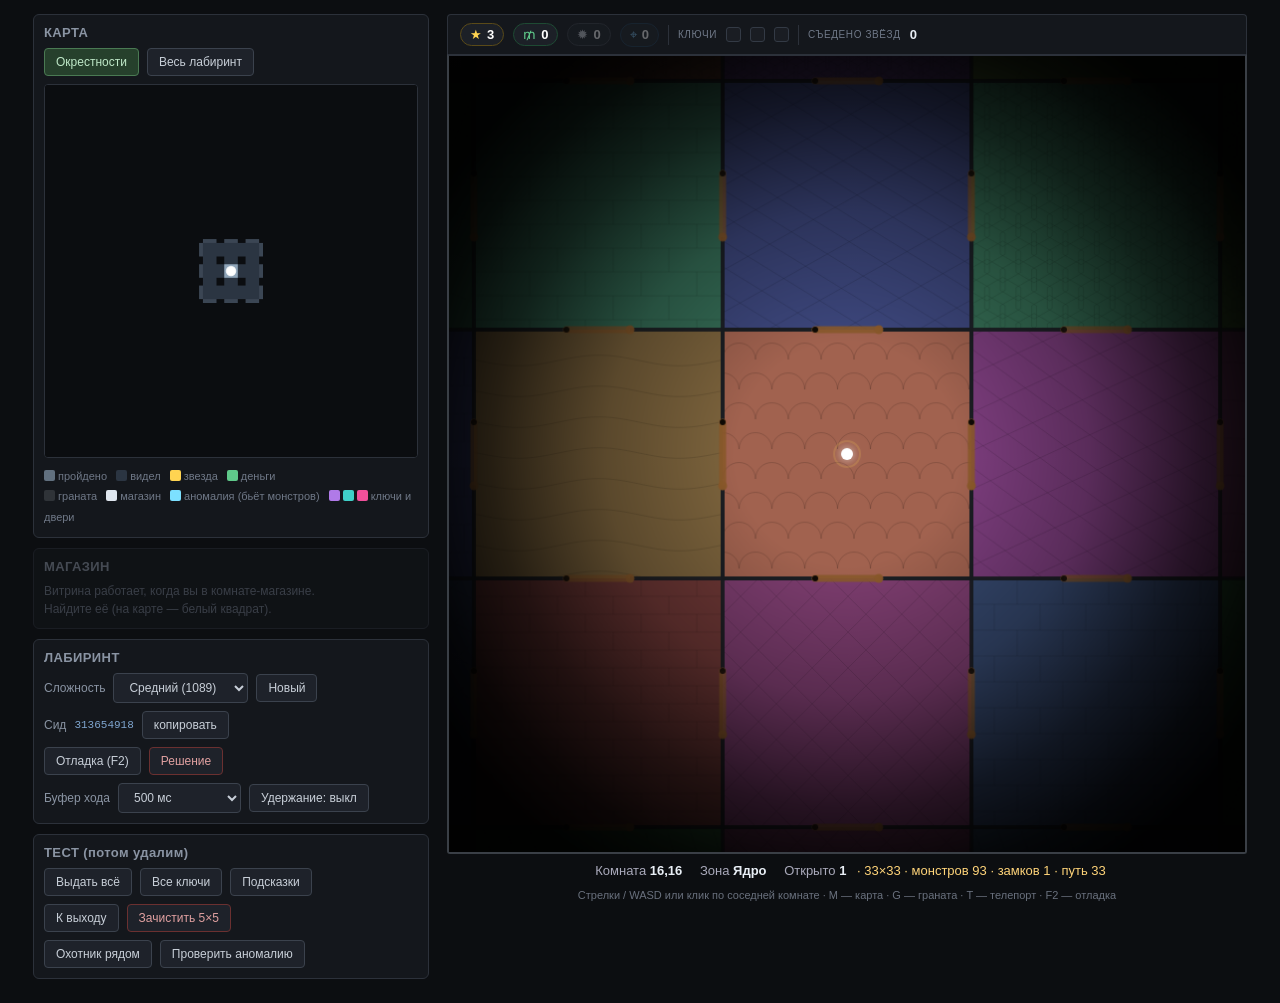
<file: index8.html>
<!DOCTYPE html>
<html lang="ru">
<head>
<meta charset="UTF-8">
<meta name="viewport" content="width=device-width, initial-scale=1">
<title>Лабиринт — v13 (витрина, Охотник, ключи подальше)</title>
<style>
  * { box-sizing:border-box; }
  body { margin:0; background:#0c0e11; color:#ddd; font-family:sans-serif; padding:14px; }
  #app { display:flex; gap:18px; align-items:flex-start; justify-content:center; }
  #side { width:396px; flex:0 0 396px; }
  #stage { flex:0 1 auto; }
  @media (max-width:1240px){
    #app { flex-direction:column; align-items:center; }
    #side { order:2; width:min(396px,94vw); flex:none; }
    #stage { order:1; }
  }

  #hud {
    display:flex; align-items:center; gap:9px; min-height:40px; padding:5px 12px;
    background:#14171c; border:1px solid #2c313a; border-bottom:none;
    border-radius:4px 4px 0 0; width:min(800px,94vw); font-size:13px; flex-wrap:wrap;
  }
  .chip {
    display:inline-flex; align-items:center; gap:5px; padding:3px 9px;
    background:#1c2027; border:1px solid #333a45; border-radius:13px;
    font-size:13px; color:#c8cfd8; white-space:nowrap;
  }
  .chip b { color:#fff; font-weight:600; }
  .chip.stars  { color:#ffd451; border-color:#5a4a18; }
  .chip.stars.empty { color:#8a4444; border-color:#4a2222; }
  .chip.coins  { color:#5fc98a; border-color:#1e4a33; }
  .chip.gren   { color:#c2c8d0; border-color:#3a3f47; cursor:pointer; }
  .chip.gren:hover { background:#2a2f38; }
  .chip.gren.off { opacity:.35; cursor:default; }
  .chip.tele   { color:#7ac4f5; border-color:#1e3a52; cursor:pointer; }
  .chip.tele:hover { background:#2a2f38; }
  .chip.tele.off { opacity:.35; cursor:default; }
  .keyslot { width:15px; height:15px; border-radius:3px; border:1px solid #333a45; background:#1a1d23; }
  .keyslot.has { border-color:transparent; box-shadow:0 0 7px currentColor; }
  #hud .sep { width:1px; height:20px; background:#2c313a; }
  #hud .lbl { color:#6f7887; font-size:10px; letter-spacing:.6px; }

  #game { background:#000; border:2px solid #3a3f46; border-top-color:#2c313a;
          border-radius:0 0 3px 3px; cursor:pointer; display:block;
          width:min(800px,94vw); height:auto; aspect-ratio:1/1; }

  .panel { background:#14171c; border:1px solid #2c313a; border-radius:6px; padding:10px; margin-bottom:10px; }
  .panel.dim { opacity:.45; }
  .row { display:flex; gap:8px; align-items:center; flex-wrap:wrap; }
  .row + .row { margin-top:8px; }
  label { font-size:12px; color:#8a94a3; }

  button, select {
    background:#1e222a; color:#c8cfd8; border:1px solid #3b424d; border-radius:4px;
    padding:6px 11px; font-size:12px; font-family:inherit; cursor:pointer;
  }
  button:hover:not(:disabled) { background:#262c36; color:#fff; }
  button:disabled { opacity:.4; cursor:default; }
  button.on { background:#26402c; border-color:#4a7a53; color:#bfe8c8; }
  button.danger { border-color:#6b3030; color:#e0a0a0; }
  button.buy { flex:1; text-align:left; display:flex; justify-content:space-between; gap:10px; }
  button.buy span.pr { color:#5fc98a; }

  #mapCanvas { background:#0b0d10; border:1px solid #2c313a; border-radius:4px;
               display:block; width:100%; height:auto; aspect-ratio:1/1; }

  #info { margin-top:9px; font-size:13px; text-align:center; min-height:20px; color:#aab; }
  #msg { color:#ffd479; }
  .stat { display:inline-block; margin:0 7px; }
  .stat b { color:#e8eef5; font-weight:600; }
  #legend { font-size:11px; color:#6f7887; line-height:1.85; margin-top:8px; }
  .sw { display:inline-block; width:11px; height:11px; border-radius:2px; vertical-align:-1px; margin-right:3px; }
  #hint { margin-top:6px; font-size:11px; color:#69707d; text-align:center; }
  h3 { margin:0 0 8px; font-size:13px; color:#8a94a3; font-weight:600; letter-spacing:.4px; }
  code { color:#7fa6d0; font-size:11px; }

  #modal { position:fixed; inset:0; background:rgba(0,0,0,.72); display:none;
           align-items:center; justify-content:center; z-index:50; }
  #modal.show { display:flex; }
  #modalBox { background:#171b21; border:1px solid #39414c; border-radius:8px;
              padding:22px 26px; max-width:420px; }
  #modalBox h4 { margin:0 0 10px; font-size:16px; color:#e8eef5; }
  #modalBox p { margin:0 0 16px; font-size:13px; line-height:1.6; color:#a8b2be; }
</style>
</head>
<body>

<div id="app">

  <aside id="side">
    <div class="panel">
      <h3>КАРТА</h3>
      <div class="row">
        <button id="modeLocal" class="on">Окрестности</button>
        <button id="modeFull">Весь лабиринт</button>
      </div>
      <div class="row"><canvas id="mapCanvas" width="384" height="384"></canvas></div>
      <div id="legend">
        <span class="sw" style="background:#61707f"></span>пройдено
        <span class="sw" style="background:#2b3542;margin-left:6px"></span>видел
        <span class="sw" style="background:#ffd451;margin-left:6px"></span>звезда
        <span class="sw" style="background:#5fc98a;margin-left:6px"></span>деньги<br>
        <span class="sw" style="background:#2f3338"></span>граната
        <span class="sw" style="background:#dfe6ee;margin-left:6px"></span>магазин
        <span class="sw" style="background:#7ce0ff;margin-left:6px"></span>аномалия (бьёт монстров)
        <span class="sw" style="background:#b07ae8;margin-left:6px"></span><span class="sw" style="background:#3fd0c8"></span><span class="sw" style="background:#f0509a"></span>ключи и двери
      </div>
    </div>

    <div class="panel" id="shopPanel">
      <h3>МАГАЗИН</h3>
      <div id="shopBody">
        <div class="row" style="font-size:12px;color:#6f7887">Найдите комнату-магазин</div>
      </div>
    </div>

    <div class="panel">
      <h3>ЛАБИРИНТ</h3>
      <div class="row">
        <label>Сложность</label>
        <select id="diffSel">
          <option value="easy">Лёгкий (625)</option>
          <option value="normal" selected>Средний (1089)</option>
          <option value="hard">Сложный (1681)</option>
        </select>
        <button id="newBtn">Новый</button>
      </div>
      <div class="row">
        <label>Сид</label><code id="seedOut">—</code>
        <button id="copySeed">копировать</button>
      </div>
      <div class="row">
        <button id="dbgBtn">Отладка (F2)</button>
        <button id="solBtn" class="danger">Решение</button>
      </div>
      <div class="row">
        <label>Буфер хода</label>
        <select id="bufSel">
          <option value="0">выкл (как v10)</option>
          <option value="0.25">250 мс</option>
          <option value="0.5" selected>500 мс</option>
          <option value="0.8">800 мс</option>
          <option value="99">весь ход</option>
        </select>
        <button id="holdBtn">Удержание: выкл</button>
      </div>
    </div>

    <div class="panel" id="cheatPanel">
      <h3>ТЕСТ (потом удалим)</h3>
      <div class="row">
        <button id="cheatAll">Выдать всё</button>
        <button id="cheatKeys">Все ключи</button>
        <button id="cheatHints">Подсказки</button>
      </div>
      <div class="row">
        <button id="cheatToExit">К выходу</button>
        <button id="cheatKill" class="danger">Зачистить 5×5</button>
      </div>
      <div class="row">
        <button id="cheatHunter">Охотник рядом</button>
        <button id="cheatTrap">Проверить аномалию</button>
      </div>
    </div>
  </aside>

  <div id="stage">
    <div id="hud">
      <span class="chip stars" id="chipStars">★ <b>3</b></span>
      <span class="chip coins" id="chipCoins">₥ <b>0</b></span>
      <span class="chip gren off" id="chipGren" title="Бросить гранату">✹ <b>0</b></span>
      <span class="chip tele off" id="chipTele" title="Свиток телепорта в ближайший магазин (T)">⌖ <b>0</b></span>
      <span class="sep"></span>
      <span class="lbl">КЛЮЧИ</span>
      <span class="keyslot" id="k0"></span>
      <span class="keyslot" id="k1"></span>
      <span class="keyslot" id="k2"></span>
      <span class="sep"></span>
      <span class="lbl">СЪЕДЕНО ЗВЁЗД</span><b id="caught" style="color:#e8eef5">0</b>
    </div>
    <canvas id="game" width="800" height="800"></canvas>
    <div id="info">
      <span class="stat">Комната <b id="pos">–</b></span>
      <span class="stat">Зона <b id="zone">–</b></span>
      <span class="stat">Открыто <b id="explored">0</b></span>
      <span id="msg"></span>
    </div>
    <div id="hint">Стрелки / WASD или клик по соседней комнате · M — карта · G — граната · T — телепорт · F2 — отладка</div>
  </div>

</div>

<div id="modal"><div id="modalBox">
  <h4 id="modalTitle">Заголовок</h4>
  <p id="modalText">Текст</p>
  <div class="row" style="justify-content:flex-end">
    <button id="modalNo">Отмена</button>
    <button id="modalYes" class="on">Хорошо</button>
  </div>
</div></div>

<script>
'use strict';

// ============================================================
// 0. НАСТРОЙКИ ИГРЫ  ←←← ВСЁ КРУТИТЬ ЗДЕСЬ
//    (баланс уровней — ниже, в секции «2. СЛОЖНОСТЬ»)
// ============================================================
const TUNE = {
  // --- ДВИЖЕНИЕ ИГРОКА -------------------------------------
  moveTime:     0.9,   // сек: время перехода между комнатами
  inputBuffer:  0.5,   // сек: нажатие, сделанное ДО конца хода, сработает сразу
                       // после него, если прошло не больше этого времени.
                       // 0 = как раньше (нажатие в движении пропадает)
  holdToMove:   false, // true: удерживание клавиши = непрерывное движение

  // --- ЗВЁЗДЫ (ЖИЗНИ) --------------------------------------
  startStars:   3,     // звёзд на старте
  starsMult:    1.8,   // множитель числа звёзд на карте (1 = как в v10)

  // --- МОНСТРЫ ----------------------------------------------
  sateTime:     30,    // сек: монстр «сыт» и неподвижен после съедения звезды
  stayAfterCatch: true,// true: после поимки остаётся на месте (сытый);
                       // false: телепортируется домой (как в v10)
  hunterFrac:   0.10,  // доля Охотников среди монстров (0..1). Остальные — Ползуны.
                       // Баланс самого Охотника (ХП, урон звёздам, сон, патруль)
                       // — ниже, в MONSTER_TYPES.monster2

  // --- ГРАНАТА ----------------------------------------------
  grenadeFriendlyFire: true, // взрыв задевает игрока: −1 звезда, без звёзд — смерть
  grenadeFuse:  2.0,   // сек до взрыва
  grenadeDamage: 3,    // урон взрыва по монстрам (Ползун: hp 1 → гибнет сразу)

  // --- АНОМАЛИИ (комнаты, бьющие монстров) -------------------
  trapDamage: 3,       // урон монстру за проход через аномалию
                       // (равен урону гранаты: Ползун гибнет сразу,
                       //  будущие «толстые» монстры — только ранятся)

  // --- ЦЕНЫ В МАГАЗИНЕ --------------------------------------
  prices: { star:14, grenade:22, teleport:40, hintExit:70, hintPath:170 },

  // --- ЧИТ-ПАНЕЛЬ ДЛЯ ТЕСТОВ --------------------------------
  cheats: true,        // false — скрыть панель «Тест»
};

// ============================================================
// 1. КОНСТАНТЫ
// ============================================================
const CANVAS_SIZE = 800;
const ROOM_SIZE   = 250;

const T_OPEN = 0.6, T_CLOSE = 0.6, T_MOVE = TUNE.moveTime;
const T_UNLOCK = 1.0;


const DOOR_WIDTH = 64;
const DOOR_COLOR = '#8b5a2b';
const WALL_COLOR = '#1b1e23';

const CENTER_R    = 24;
const ITEM_R      = 15;
const CATCH_R     = CENTER_R;
const MONSTER_SEP = 30;
const ROOM_CAP    = 5;

const START_STARS = TUNE.startStars;

const GRENADE_FUSE   = TUNE.grenadeFuse;
const GRENADE_RADIUS = ROOM_SIZE * 0.62;

const DIR = {
  N:{dx:0,dy:-1,opp:'S'}, S:{dx:0,dy:1,opp:'N'},
  E:{dx:1,dy:0,opp:'W'},  W:{dx:-1,dy:0,opp:'E'},
};
const DIRS = ['N','S','E','W'];
const SWING_BY_DIR = {N:+1, S:-1, E:+1, W:-1};
const TAU = Math.PI*2;

const MONSTER_ACTIVE_RANGE = 12;
const PATTERN_CACHE_MAX    = 90;

// Три цвета замков
const KEY_DEFS = [
  { id:0, name:'сиреневый',  color:'#b07ae8', dark:'#6b40a0' },
  { id:1, name:'бирюзовый',  color:'#3fd0c8', dark:'#1d7c78' },
  { id:2, name:'малиновый',  color:'#f0509a', dark:'#962d5e' },
];

const PRICES = TUNE.prices;

let DEBUG = false, SHOW_SOLUTION = false;

// ============================================================
// 2. СЛОЖНОСТЬ
// ============================================================
const DIFFICULTY = {
  easy: {
    label:'Лёгкий', size:25,
    zoneFrac:[0.34,0.58,0.78,1.00],
    sectors: [1, 1, 2, 3],
    throats: [0, 8, 3, 2],
    loops:   [1, 0.52, 0.36, 0.22],
    density: [0.020, 0.045, 0.070, 0.100],  // монстров на комнату
    onPath:  [0, 0.20, 0.40, 0.65],
    exitGuards: 4,
    stars: 14, coins: 42, grenadesOnMap: 5, shops: 3, locks: 2, traps: 4,
    zoneNames:['Ядро','Галереи','Ходы','Горло'],
  },
  normal: {
    label:'Средний', size:33,
    zoneFrac:[0.28,0.52,0.72,0.88,1.00],
    sectors: [1, 1, 3, 5, 6],
    throats: [0, 10, 3, 2, 1],
    loops:   [1, 0.46, 0.30, 0.18, 0.10],
    density: [0.025, 0.050, 0.078, 0.098, 0.118],
    onPath:  [0, 0.15, 0.35, 0.55, 0.75],
    exitGuards: 6,
    stars: 16, coins: 58, grenadesOnMap: 7, shops: 4, locks: 3, traps: 5,
    zoneNames:['Ядро','Галереи','Ходы','Теснины','Горло'],
  },
  hard: {
    label:'Сложный', size:41,
    zoneFrac:[0.22,0.44,0.64,0.82,1.00],
    sectors: [1, 2, 4, 6, 8],
    throats: [0, 8, 2, 1, 1],
    loops:   [1, 0.38, 0.25, 0.15, 0.08],
    density: [0.030, 0.058, 0.088, 0.115, 0.140],
    onPath:  [0, 0.20, 0.45, 0.65, 0.85],
    exitGuards: 9,
    stars: 20, coins: 76, grenadesOnMap: 9, shops: 5, locks: 3, traps: 6,
    zoneNames:['Ядро','Галереи','Ходы','Теснины','Горло'],
  },
};

// ============================================================
// 3. УТИЛИТЫ
// ============================================================
function mulberry32(seed){
  return function(){
    seed|=0; seed=seed+0x6D2B79F5|0;
    let t=Math.imul(seed^seed>>>15,1|seed);
    t=t+Math.imul(t^t>>>7,61|t)^t;
    return((t^t>>>14)>>>0)/4294967296;
  };
}
function clamp(v,a,b){ return v<a?a:(v>b?b:v); }
function easeInOut(t){ return t<0.5 ? 2*t*t : 1-Math.pow(-2*t+2,2)/2; }
function approach(c,t,s){ const d=t-c; return Math.abs(d)<=s?t:c+Math.sign(d)*s; }
function shuffle(a,rnd){
  for(let i=a.length-1;i>0;i--){ const j=Math.floor(rnd()*(i+1)); [a[i],a[j]]=[a[j],a[i]]; }
  return a;
}

// ============================================================
// 4. ГЕНЕРАТОР
// ============================================================
function generateMaze(cfg, seed){
  const rnd = mulberry32(seed);
  const W=cfg.size, H=cfg.size;
  const cx=(W-1)>>1, cy=(H-1)>>1;
  const maxRing=Math.max(cx,cy);
  const NZ=cfg.zoneFrac.length;

  const rooms=[];
  for (let y=0;y<H;y++){
    const row=[];
    for (let x=0;x<W;x++) row.push({N:'wall',S:'wall',E:'wall',W:'wall'});
    rooms.push(row);
  }
  const idx=(x,y)=>y*W+x;
  const inB=(x,y)=>x>=0&&y>=0&&x<W&&y<H;
  const ring=(x,y)=>Math.max(Math.abs(x-cx),Math.abs(y-cy));

  function openEdge(x,y,d,type){
    const nx=x+DIR[d].dx, ny=y+DIR[d].dy;
    if (!inB(nx,ny)) return;
    rooms[y][x][d]=type||'closed';
    rooms[ny][nx][DIR[d].opp]=type||'closed';
  }

  // --- зоны ---
  const bounds=[];
  for (let i=0;i<NZ;i++){
    let b=Math.round(cfg.zoneFrac[i]*maxRing);
    if (i>0) b=Math.max(b,bounds[i-1]+1);
    bounds.push(Math.min(b,maxRing));
  }
  bounds[NZ-1]=maxRing;

  const zone=new Int8Array(W*H);
  for (let y=0;y<H;y++) for (let x=0;x<W;x++){
    const r=ring(x,y); let z=NZ-1;
    for (let i=0;i<NZ;i++) if (r<=bounds[i]){ z=i; break; }
    zone[idx(x,y)]=z;
  }
  const zoneOf=(x,y)=>zone[idx(x,y)];

  // --- секторы ---
  const rot=[]; for (let k=0;k<NZ;k++) rot.push(rnd());
  function sectorOf(x,y,k){
    const S=cfg.sectors[k];
    if (S<=1) return 0;
    let t=(Math.atan2(y-cy,x-cx)+Math.PI)/TAU;
    t=(t+rot[k])%1;
    return Math.floor(t*S)%S;
  }

  const zoneCells=Array.from({length:NZ},()=>[]);
  for (let y=0;y<H;y++) for (let x=0;x<W;x++) zoneCells[zoneOf(x,y)].push({x,y});

  const parent=new Int32Array(W*H);
  for (let i=0;i<W*H;i++) parent[i]=i;
  function find(a){ while(parent[a]!==a){ parent[a]=parent[parent[a]]; a=parent[a]; } return a; }
  function unite(a,b){ const ra=find(a),rb=find(b); if(ra===rb) return false; parent[ra]=rb; return true; }

  const zoneComponents=Array.from({length:NZ},()=>[]);

  for (let k=0;k<NZ;k++){
    const groups=new Map();
    for (const c of zoneCells[k]){
      const s=sectorOf(c.x,c.y,k);
      if (!groups.has(s)) groups.set(s,[]);
      groups.get(s).push(c);
    }
    for (const cells of groups.values()){
      const inG=new Set(cells.map(c=>idx(c.x,c.y)));
      const edges=[];
      for (const c of cells) for (const d of ['E','S']){
        const nx=c.x+DIR[d].dx, ny=c.y+DIR[d].dy;
        if (!inB(nx,ny) || !inG.has(idx(nx,ny))) continue;
        edges.push({x:c.x,y:c.y,d});
      }
      shuffle(edges,rnd);
      const rest=[];
      for (const e of edges){
        const a=idx(e.x,e.y), b=idx(e.x+DIR[e.d].dx,e.y+DIR[e.d].dy);
        if (unite(a,b)) openEdge(e.x,e.y,e.d); else rest.push(e);
      }
      const p=cfg.loops[k];
      for (const e of rest) if (rnd()<p) openEdge(e.x,e.y,e.d);

      const byRoot=new Map();
      for (const c of cells){
        const r=find(idx(c.x,c.y));
        if (!byRoot.has(r)) byRoot.set(r,[]);
        byRoot.get(r).push(c);
      }
      for (const comp of byRoot.values()) zoneComponents[k].push(comp);
    }
  }

  function connectComponent(comp,k){
    const want=Math.max(1,cfg.throats[k]);
    let cands=[];
    for (const c of comp) for (const d of DIRS){
      const nx=c.x+DIR[d].dx, ny=c.y+DIR[d].dy;
      if (!inB(nx,ny) || zoneOf(nx,ny)!==k-1) continue;
      cands.push({x:c.x,y:c.y,d,ang:Math.atan2(c.y-cy,c.x-cx)});
    }
    if (!cands.length){
      for (const c of comp) for (const d of DIRS){
        const nx=c.x+DIR[d].dx, ny=c.y+DIR[d].dy;
        if (!inB(nx,ny) || zoneOf(nx,ny)>k) continue;
        if (find(idx(nx,ny))===find(idx(c.x,c.y))) continue;
        cands.push({x:c.x,y:c.y,d,ang:Math.atan2(c.y-cy,c.x-cx)});
      }
    }
    if (!cands.length) return;
    cands.sort((a,b)=>a.ang-b.ang);
    const n=Math.min(want,cands.length), off=rnd(), picked=new Set();
    for (let i=0;i<n;i++){
      let j=Math.floor(((i+off)/n)*cands.length)%cands.length, g=0;
      while (picked.has(j) && g++<cands.length) j=(j+1)%cands.length;
      picked.add(j);
      const e=cands[j];
      openEdge(e.x,e.y,e.d);
      unite(idx(e.x,e.y), idx(e.x+DIR[e.d].dx,e.y+DIR[e.d].dy));
    }
  }
  for (let k=1;k<NZ;k++) for (const comp of zoneComponents[k]) connectComponent(comp,k);

  // --- BFS ---
  const startX=cx, startY=cy;
  function bfsFrom(sx0,sy0){
    const dist=new Int32Array(W*H).fill(-1);
    const from=new Int32Array(W*H).fill(-1);
    const q=[idx(sx0,sy0)]; dist[q[0]]=0;
    for (let h=0;h<q.length;h++){
      const cur=q[h], x=cur%W, y=(cur/W)|0;
      for (const d of DIRS){
        if (rooms[y][x][d]==='wall') continue;
        const nx=x+DIR[d].dx, ny=y+DIR[d].dy;
        if (!inB(nx,ny)) continue;
        const ni=idx(nx,ny);
        if (dist[ni]!==-1) continue;
        dist[ni]=dist[cur]+1; from[ni]=cur; q.push(ni);
      }
    }
    return {dist,from};
  }

  let {dist,from}=bfsFrom(startX,startY);
  for (let pass=0;pass<6;pass++){
    let fixed=false;
    for (let y=0;y<H;y++) for (let x=0;x<W;x++){
      if (dist[idx(x,y)]!==-1) continue;
      let best=null;
      for (const d of DIRS){
        const nx=x+DIR[d].dx, ny=y+DIR[d].dy;
        if (!inB(nx,ny) || dist[idx(nx,ny)]===-1) continue;
        const sc=zoneOf(nx,ny)*10+rnd();
        if (!best||sc<best.sc) best={d,sc};
      }
      if (best){ openEdge(x,y,best.d); fixed=true; }
    }
    if (!fixed) break;
    ({dist,from}=bfsFrom(startX,startY));
  }

  // --- выход ---
  const rim=[];
  for (let y=0;y<H;y++) for (let x=0;x<W;x++){
    if (ring(x,y)!==maxRing) continue;
    const dd=dist[idx(x,y)];
    if (dd>0) rim.push({x,y,d:dd});
  }
  rim.sort((a,b)=>b.d-a.d);
  const pool=rim.slice(0,Math.max(1,Math.floor(rim.length*0.25)));
  const ex=pool[Math.floor(rnd()*pool.length)];

  let exitDir='N';
  if (ex.y===0) exitDir='N';
  else if (ex.y===H-1) exitDir='S';
  else if (ex.x===0) exitDir='W';
  else exitDir='E';

  // ============================================================
  // ЗАПЕРТЫЕ ДВЕРИ — СОКРАЩЕНИЯ
  // Ищем стену, снос которой сильнее всего укорачивает путь к выходу.
  // Это НОВЫЕ рёбра поверх связного лабиринта → тупиков не создаёт.
  // ============================================================
  const locks = new Map();   // doorKey → colorId
  {
    const nLocks = Math.min(cfg.locks, KEY_DEFS.length);
    const placed = [];
    const minSep = Math.max(4, Math.floor(maxRing*0.5));

    for (let li=0; li<nLocks; li++){
      const dExit = bfsFrom(ex.x, ex.y).dist;
      const dStart = bfsFrom(startX, startY).dist;
      const baseLen = dStart[idx(ex.x,ex.y)];
      let best=null;

      for (let y=0;y<H;y++) for (let x=0;x<W;x++){
        for (const d of ['E','S']){
          if (rooms[y][x][d]!=='wall') continue;
          const nx=x+DIR[d].dx, ny=y+DIR[d].dy;
          if (!inB(nx,ny)) continue;
          const a=idx(x,y), b=idx(nx,ny);
          if (dStart[a]<0||dStart[b]<0||dExit[a]<0||dExit[b]<0) continue;

          const viaAB = dStart[a]+1+dExit[b];
          const viaBA = dStart[b]+1+dExit[a];
          const gain = baseLen - Math.min(viaAB, viaBA);
          if (gain < 12) continue;

          // разнос по карте
          let tooClose=false;
          for (const p of placed)
            if (Math.abs(p.x-x)+Math.abs(p.y-y) < minSep){ tooClose=true; break; }
          if (tooClose) continue;

          const score = gain + rnd()*3;
          if (!best || score>best.score) best={x,y,d,gain,score};
        }
      }

      if (!best) break;
      openEdge(best.x,best.y,best.d,'locked');
      const kx=best.x, ky=best.y, kd=best.d;
      const dk = (ky < ky+DIR[kd].dy || (ky===ky+DIR[kd].dy && kx<kx+DIR[kd].dx))
        ? `${kx},${ky},${kd}`
        : `${kx+DIR[kd].dx},${ky+DIR[kd].dy},${DIR[kd].opp}`;
      locks.set(dk, li);
      placed.push({x:best.x, y:best.y, gain:best.gain});
    }
  }

  // финальные дистанции (замки считаем проходимыми — это верхняя оценка)
  ({dist,from}=bfsFrom(startX,startY));

  const solution=[];
  { let cur=idx(ex.x,ex.y);
    while(cur!==-1){ solution.push({x:cur%W,y:(cur/W)|0}); cur=from[cur]; }
    solution.reverse(); }
  const solutionSet=new Set(solution.map(p=>`${p.x},${p.y}`));

  // ============================================================
  // ПРЕДМЕТЫ
  // ============================================================
  const items = new Map();   // "x,y" → {type, ...}
  const shops = new Set();
  const traps = new Set();   // аномалии — бьют монстров при проходе

  {
    const deadByZone = Array.from({length:NZ},()=>[]);
    const midByZone  = Array.from({length:NZ},()=>[]);
    const busy = new Set([`${startX},${startY}`, `${ex.x},${ex.y}`]);

    for (let y=0;y<H;y++) for (let x=0;x<W;x++){
      const k=`${x},${y}`;
      if (busy.has(k)) continue;
      const dd=dist[idx(x,y)];
      if (dd<3) continue;
      let deg=0; for (const d of DIRS) if (rooms[y][x][d]!=='wall') deg++;
      if (deg===0) continue;
      const z=zoneOf(x,y);
      (deg===1 ? deadByZone[z] : midByZone[z]).push({x,y,d:dd});
    }
    for (const a of deadByZone) shuffle(a,rnd);
    for (const a of midByZone)  shuffle(a,rnd);

    const put=(cell,obj)=>{
      const k=`${cell.x},${cell.y}`;
      if (items.has(k)||shops.has(k)) return false;
      items.set(k,obj); return true;
    };
    const takeDead=(z)=>deadByZone[z] && deadByZone[z].length ? deadByZone[z].pop() : null;
    const takeMid =(z)=>midByZone[z]  && midByZone[z].length  ? midByZone[z].pop()  : null;
    const anyDead=()=>{
      for (let z=NZ-1;z>=0;z--) if (deadByZone[z].length) return deadByZone[z].pop();
      return null;
    };

    // 1) ключи — в тупиках, ПОДАЛЬШЕ ОТ СВОЕЙ ЗАПЕРТОЙ ДВЕРИ
    //    (по проходимому пути), а не в соседней с ней комнате.
    //    bfsDistFrom считает дистанцию по клеткам от двери.
    const bfsDistFrom=(sx0,sy0)=>{
      const dd=new Int32Array(W*H).fill(-1);
      const q=[idx(sx0,sy0)]; dd[q[0]]=0;
      for (let h=0;h<q.length;h++){
        const cur=q[h], x=cur%W, y=(cur/W)|0;
        for (const d of DIRS){
          if (rooms[y][x][d]==='wall') continue;
          const nx=x+DIR[d].dx, ny=y+DIR[d].dy;
          if (!inB(nx,ny)) continue;
          const ni=idx(nx,ny);
          if (dd[ni]!==-1) continue;
          dd[ni]=dd[cur]+1; q.push(ni);
        }
      }
      return dd;
    };
    const KEY_MIN_FROM_DOOR=Math.max(9,Math.round(maxRing*0.7)); // комнат от двери
    for (const [dk, colorId] of locks){
      const p0=dk.split(',');
      const lx=+p0[0], ly=+p0[1];
      const pd=bfsDistFrom(lx,ly);
      // лучший тупик по удалённости от двери, предпочитая внешние зоны
      let pick=null, pickZ=-1, fallback=null, fallbackD=-1, fallbackZ=-1;
      for (const z of [2,1,3,0,4]){
        const pool=deadByZone[z]||[];
        let cand=null, bestD=-1;
        for (let i=0;i<pool.length;i++){
          const c=pool[i];
          const d=pd[idx(c.x,c.y)];
          if (d<0) continue;
          if (d>bestD){ bestD=d; cand=c; }
        }
        if (!cand) continue;
        if (bestD>=KEY_MIN_FROM_DOOR && !pick){ pick=cand; pickZ=z; break; }
        if (bestD>fallbackD){ fallback=cand; fallbackD=bestD; fallbackZ=z; }
      }
      if (!pick&&fallback){ pick=fallback; pickZ=fallbackZ; }
      if (pick) deadByZone[pickZ].splice(deadByZone[pickZ].indexOf(pick),1);
      else pick=anyDead();                       // на крайний случай
      if (pick) put(pick,{type:'key', color:colorId});
    }

    // 2) магазины — в проходных комнатах, разнесены
    {
      const spots=[];
      for (let z=1;z<NZ;z++) for (const c of midByZone[z]) spots.push(c);
      shuffle(spots,rnd);
      const chosen=[];
      for (const c of spots){
        if (chosen.length>=cfg.shops) break;
        if (items.has(`${c.x},${c.y}`)) continue;
        let ok=true;
        for (const p of chosen)
          if (Math.abs(p.x-c.x)+Math.abs(p.y-c.y) < Math.floor(maxRing*0.6)){ ok=false; break; }
        if (!ok) continue;
        chosen.push(c);
        shops.add(`${c.x},${c.y}`);
      }
    }

    // 3) звёзды — глубже = чаще (×TUNE.starsMult)
    {
      const wsum=[]; let tot=0;
      for (let z=0;z<NZ;z++){ const w=(z+1)*(z+1); wsum.push(w); tot+=w; }
      for (let z=0;z<NZ;z++){
        let n=Math.round(cfg.stars*TUNE.starsMult*wsum[z]/tot);
        while (n-- > 0){
          const cell = (rnd()<0.75 ? takeDead(z) : takeMid(z)) || takeDead(z) || takeMid(z);
          if (!cell) break;
          put(cell,{type:'star'});
        }
      }
    }

    // 4) деньги — по всей карте, номинал растёт к краю
    for (let i=0;i<cfg.coins;i++){
      const z=Math.min(NZ-1, Math.floor(Math.pow(rnd(),0.7)*NZ));
      const cell=(rnd()<0.55?takeDead(z):takeMid(z)) || takeMid(z) || takeDead(z);
      if (!cell) continue;
      const val = 1 + Math.floor(rnd()*(2+z*1.5));
      put(cell,{type:'coin', value:val});
    }

    // 5) гранаты — в тупиках
    for (let i=0;i<cfg.grenadesOnMap;i++){
      const z=1+Math.floor(rnd()*(NZ-1));
      const cell=takeDead(z)||anyDead()||takeMid(z);
      if (!cell) continue;
      put(cell,{type:'grenade'});
    }

    // 6) АНОМАЛИИ — проходные комнаты «на дороге», рядом нет тупиков,
    //    и между соседями есть обходные петли (можно водить монстра кругами)
    {
      const degOf=(x,y)=>{ let n=0; for (const d of DIRS) if (rooms[y][x][d]!=='wall') n++; return n; };
      // есть ли путь A→B, минуя комнату F, не длиннее maxLen (это и есть «петля»)
      const altPath=(ax,ay,bx,by,fx,fy,maxLen)=>{
        const q=[[ax,ay,0]], seenA=new Set([`${ax},${ay}`,`${fx},${fy}`]);
        while (q.length){
          const [x,y,dd]=q.shift();
          if (x===bx&&y===by) return true;
          if (dd>=maxLen) continue;
          for (const d of DIRS){
            if (rooms[y][x][d]==='wall') continue;
            const nx=x+DIR[d].dx, ny=y+DIR[d].dy, k=`${nx},${ny}`;
            if (seenA.has(k)) continue;
            seenA.add(k); q.push([nx,ny,dd+1]);
          }
        }
        return false;
      };

      const cands=[];
      for (let y=0;y<H;y++) for (let x=0;x<W;x++){
        const k=`${x},${y}`;
        if (items.has(k)||shops.has(k)) continue;
        if (x===startX&&y===startY) continue;
        if (x===ex.x&&y===ex.y) continue;
        if (dist[idx(x,y)]<6) continue;
        if (degOf(x,y)<2) continue;                    // только проходные
        let ok=true; const nbs=[];
        for (const d of DIRS){
          if (rooms[y][x][d]==='wall') continue;
          const nx=x+DIR[d].dx, ny=y+DIR[d].dy;
          if (degOf(nx,ny)<2){ ok=false; break; }      // рядом нет тупиков
          nbs.push([nx,ny]);
        }
        if (!ok) continue;
        let nLoops=0;                                   // сколько пар соседей связаны петлёй
        for (let i=0;i<nbs.length;i++)
          for (let j=i+1;j<nbs.length;j++)
            if (altPath(nbs[i][0],nbs[i][1],nbs[j][0],nbs[j][1],x,y,9)) nLoops++;
        if (nLoops>=1) cands.push({x,y,nLoops});
      }
      shuffle(cands,rnd);
      cands.sort((a,b)=>b.nLoops-a.nLoops);            // лучшие — с петлями с обеих сторон
      const minGap=Math.max(4,Math.floor(maxRing*0.4));
      const chosen=[];
      for (const c of cands){
        if (chosen.length>=(cfg.traps||0)) break;
        let far=true;
        for (const p of chosen)
          if (Math.abs(p.x-c.x)+Math.abs(p.y-c.y)<minGap){ far=false; break; }
        if (!far) continue;
        chosen.push(c);
        traps.add(`${c.x},${c.y}`);
      }
    }
  }

  return {
    w:W,h:H,rooms,cfg,seed,cx,cy,maxRing,NZ,bounds,zone,
    start:{x:startX,y:startY}, exit:{x:ex.x,y:ex.y}, exitDir,
    dist, solution, solutionSet, items, shops, traps, locks,
    pathLen:solution.length-1,
  };
}

// ============================================================
// 5. СОСТОЯНИЕ
// ============================================================
let MAP=null, WORLD_SEED=0;
let visited=new Set(), seen=new Set();
let gameWon=false, gameOver=false, gameOverText='ВАС СЪЕЛИ';
let caughtCount=0;
let hintExit=false, hintPath=false;
let grenadeWarned=false;
let teleportWarned=false;

function maybeGrenadeInfo(){
  if (grenadeWarned) return;
  grenadeWarned=true;
  showModal('У вас появилась граната ✹',
    `Бросок — клавиша G (или клик по ✹ в панели). Взрыв через ${GRENADE_FUSE} сек ` +
    `уничтожает всех в комнате — включая вас: если есть звезда защиты, она разобьётся, ` +
    `без звёзд — гибель. Бросили — сразу уходите из комнаты!`,
    null, true);
}
function maybeTeleportInfo(){
  if (teleportWarned) return;
  teleportWarned=true;
  showModal('Куплен свиток телепорта ⌖',
    'Свиток срабатывает в любом месте лабиринта: клавиша T (или клик по ⌖ в панели) ' +
    'мгновенно переносит вас в ближайший магазин — ближайший по проходимому пути, ' +
    'а не по прямой. Свиток одноразовый.',
    null, true);
}

const inv = { stars:START_STARS, coins:0, grenades:0, teleports:0, keys:[false,false,false] };

const inBounds=(x,y)=>x>=0&&y>=0&&x<MAP.w&&y<MAP.h;
const sideType=(x,y,d)=>MAP.rooms[y][x][d];
const zoneAt=(x,y)=>MAP.zone[y*MAP.w+x];

function doorKey(x,y,dir){
  const nx=x+DIR[dir].dx, ny=y+DIR[dir].dy;
  if (y<ny||(y===ny&&x<nx)) return `${x},${y},${dir}`;
  return `${nx},${ny},${DIR[dir].opp}`;
}
function parseDoorKey(k){ const p=k.split(','); return {x:+p[0],y:+p[1],dir:p[2]}; }
function doorTypeByKey(k){ const p=parseDoorKey(k); return MAP.rooms[p.y][p.x][p.dir]; }
function lockColorOf(k){ const c=MAP.locks.get(k); return c===undefined?null:KEY_DEFS[c]; }

// ============================================================
// 6. КАМЕРА
// ============================================================
let camX=0, camY=0;
const roomCX=rx=>rx*ROOM_SIZE;
const roomCY=ry=>ry*ROOM_SIZE;
const sx=wx=>wx-camX+CANVAS_SIZE/2;
const sy=wy=>wy-camY+CANVAS_SIZE/2;

function doorGeom(key){
  const k=parseDoorKey(key), cx=roomCX(k.x), cy=roomCY(k.y);
  if (k.dir==='E'){
    const wx=cx+ROOM_SIZE/2;
    return {p1x:wx,p1y:cy-DOOR_WIDTH/2,p2x:wx,p2y:cy+DOOR_WIDTH/2,mx:wx,my:cy};
  }
  const wy=cy+ROOM_SIZE/2;
  return {p1x:cx-DOOR_WIDTH/2,p1y:wy,p2x:cx+DOOR_WIDTH/2,p2y:wy,mx:cx,my:wy};
}
const doorCenter=(rx,ry,d)=>({x:roomCX(rx)+DIR[d].dx*ROOM_SIZE/2, y:roomCY(ry)+DIR[d].dy*ROOM_SIZE/2});
function clampToRoom(p,room,mg){
  const cx=roomCX(room.x), cy=roomCY(room.y), h=ROOM_SIZE/2-mg;
  return {x:clamp(p.x,cx-h,cx+h), y:clamp(p.y,cy-h,cy+h)};
}

// ============================================================
// 7. ДВЕРИ
// ============================================================
const doorAnims=new Map();
function requestDoorOpen(key,sign,user){
  let a=doorAnims.get(key);
  if (!a){ a={key,angle:0,target:sign*90,users:new Set()}; doorAnims.set(key,a); }
  else if (Math.abs(a.angle)>1) a.target=Math.sign(a.angle)*90;
  else a.target=sign*90;
  a.users.add(user);
  return a;
}
function releaseDoor(key,user){
  const a=doorAnims.get(key); if(!a) return;
  a.users.delete(user);
  if (a.users.size===0) a.target=0;
}
const doorPassable=key=>{ const a=doorAnims.get(key); return !!a&&Math.abs(a.angle)>=88; };
function updateDoors(dt){
  for (const a of [...doorAnims.values()]){
    a.angle=approach(a.angle,a.target,(a.target===0?90/T_CLOSE:90/T_OPEN)*dt);
    if (a.angle===0&&a.target===0&&a.users.size===0) doorAnims.delete(a.key);
  }
}

// ============================================================
// 8. ИГРОК
// ============================================================
const player={x:0,y:0};
const visual={offsetX:0,offsetY:0};
let move=null;
let unlocking=null;   // {key,color,dir,t}

function markSeen(rx,ry){
  for (let dy=-1;dy<=1;dy++) for (let dx=-1;dx<=1;dx++){
    const nx=rx+dx, ny=ry+dy;
    if (inBounds(nx,ny)) seen.add(`${nx},${ny}`);
  }
}

function pickUp(rx,ry){
  const k=`${rx},${ry}`;
  const it=MAP.items.get(k);
  if (!it) return;
  MAP.items.delete(k);
  if (it.type==='star'){
    inv.stars++; flashMessage('Звезда защиты +1');
  } else if (it.type==='coin'){
    inv.coins+=it.value; flashMessage(`Деньги +${it.value}`);
  } else if (it.type==='grenade'){
    inv.grenades++; flashMessage('Граната +1');
    maybeGrenadeInfo();
  } else if (it.type==='key'){
    inv.keys[it.color]=true;
    flashMessage(`Найден ${KEY_DEFS[it.color].name} ключ`);
  }
  updateHud();
}

function enterRoom(rx,ry){
  visited.add(`${rx},${ry}`);
  markSeen(rx,ry);
  mapDirty=true;
  posEl.textContent=`${rx},${ry}`;
  zoneEl.textContent=MAP.cfg.zoneNames[zoneAt(rx,ry)];
  exploredEl.textContent=visited.size;
  pickUp(rx,ry);
  refreshShop();
  if (rx===MAP.exit.x && ry===MAP.exit.y) onWin();
}

// ============================================================
// 8а. ВВОД ДВИЖЕНИЯ: БУФЕР НАЖАТИЙ
//   Нажатие во время хода не пропадает, а запоминается и
//   срабатывает сразу по завершении хода — если с момента
//   нажатия прошло не больше TUNE.inputBuffer секунд.
//   (защита от «протухших» нажатий и двойных ходов: хранится
//   только ПОСЛЕДНЕЕ нажатие, и только свежее)
// ============================================================
let queuedMove=null;          // {dir, at}
const heldDirs=[];            // зажатые клавиши направления (для holdToMove)

function tryMove(dir){
  if (gameWon||gameOver) return;
  if (move||unlocking){
    if (TUNE.inputBuffer>0) queuedMove={dir, at:performance.now()};
    return;
  }
  startMove(dir);
}

function consumeQueued(){
  if (gameWon||gameOver){ queuedMove=null; return; }
  if (queuedMove){
    const age=(performance.now()-queuedMove.at)/1000;
    const dir=queuedMove.dir;
    queuedMove=null;
    if (age<=TUNE.inputBuffer){ startMove(dir); return; }
  }
  if (TUNE.holdToMove && heldDirs.length){
    startMove(heldDirs[heldDirs.length-1]);
  }
}

function startMove(dir){
  if (move||unlocking||gameWon||gameOver) return;
  const t=sideType(player.x,player.y,dir);
  if (t==='wall'){ flashMessage('Там стена'); return; }

  const key=doorKey(player.x,player.y,dir);

  if (t==='locked'){
    const lc=MAP.locks.get(key);
    if (lc===undefined){ flashMessage('Заперто наглухо'); return; }
    if (!inv.keys[lc]){
      flashMessage(`Заперто. Нужен ${KEY_DEFS[lc].name} ключ`);
      return;
    }
    unlocking={key, color:lc, dir, t:0};
    return;
  }

  requestDoorOpen(key,SWING_BY_DIR[dir],'player');
  move={dir,key,phase:'opening',progress:0};
}

function updateUnlock(dt){
  if (!unlocking) return;
  unlocking.t+=dt;
  if (unlocking.t>=T_UNLOCK){
    const p=parseDoorKey(unlocking.key);
    MAP.rooms[p.y][p.x][p.dir]='closed';
    const nx=p.x+DIR[p.dir].dx, ny=p.y+DIR[p.dir].dy;
    MAP.rooms[ny][nx][DIR[p.dir].opp]='closed';
    MAP.locks.delete(unlocking.key);
    const dir=unlocking.dir;
    flashMessage('Замок открыт');
    unlocking=null;
    mapDirty=true;
    startMove(dir);
  }
}

function updatePlayer(dt){
  if (!move) return;
  if (move.phase==='opening'){
    if (doorPassable(move.key)){ move.phase='moving'; move.progress=0; }
    return;
  }
  move.progress+=dt;
  const t=Math.min(move.progress/T_MOVE,1), e=easeInOut(t);
  visual.offsetX=DIR[move.dir].dx*ROOM_SIZE*e;
  visual.offsetY=DIR[move.dir].dy*ROOM_SIZE*e;
  if (t>=1){
    player.x+=DIR[move.dir].dx; player.y+=DIR[move.dir].dy;
    visual.offsetX=0; visual.offsetY=0;
    releaseDoor(move.key,'player');
    move=null;
    enterRoom(player.x,player.y);
    consumeQueued();          // отработать нажатие, сделанное во время хода
  }
}
const playerWorld=()=>({x:camX,y:camY});
const playerRoomForAI=()=>({
  x:clamp(Math.round(camX/ROOM_SIZE),0,MAP.w-1),
  y:clamp(Math.round(camY/ROOM_SIZE),0,MAP.h-1),
});

// ============================================================
// 9. ГРАНАТЫ
// ============================================================
let grenades=[];    // {room, x, y, t}
let explosions=[];  // {x, y, t}

function dropGrenade(){
  if (inv.grenades<=0||gameWon||gameOver) return;
  doDropGrenade();   // без подтверждения — инструктаж был при получении
}
function doDropGrenade(){
  inv.grenades--;
  updateHud();
  const a=Math.random()*TAU;
  grenades.push({
    room:{x:player.x,y:player.y},
    x:roomCX(player.x)+Math.cos(a)*30,
    y:roomCY(player.y)+Math.sin(a)*30,
    t:GRENADE_FUSE,
  });
  flashMessage('Граната брошена!');
}

function updateGrenades(dt){
  for (let i=grenades.length-1;i>=0;i--){
    const g=grenades[i];
    g.t-=dt;
    if (g.t>0) continue;
    grenades.splice(i,1);
    explosions.push({x:g.x, y:g.y, t:0});
    let killed=0, wounded=0;
    for (const m of monsters){
      if (Math.hypot(m.x-g.x, m.y-g.y) > GRENADE_RADIUS) continue;
      damageMonster(m,TUNE.grenadeDamage,'grenade');
      if (m.dead) killed++; else wounded++;
    }
    purgeDead();
    // взрыв задевает игрока: −1 звезда, без звёзд — гибель
    if (TUNE.grenadeFriendlyFire && !gameOver && !gameWon){
      const p=playerWorld();
      if (Math.hypot(p.x-g.x, p.y-g.y) <= GRENADE_RADIUS){
        if (inv.stars>0){
          inv.stars--; updateHud();
          flashMessage(inv.stars>0
            ? `Взрыв зацепил вас! Звезда разбита, осталось ${inv.stars}`
            : 'Взрыв зацепил вас! Последняя звезда разбита!');
        } else {
          gameOver=true; gameOverText='ПОДРЫВ НА ГРАНАТЕ'; updateHud();
          flashMessage('Вы подорвались на собственной гранате!');
        }
        continue;
      }
    }
    flashMessage(killed||wounded
      ? `Взрыв! Уничтожено: ${killed}${wounded?`, ранено: ${wounded}`:''}`
      : 'Взрыв... никого не задело');
  }
  for (let i=explosions.length-1;i>=0;i--){
    explosions[i].t+=dt;
    if (explosions[i].t>0.85) explosions.splice(i,1);
  }
}

// ============================================================
// 9а. ТЕЛЕПОРТ В БЛИЖАЙШИЙ МАГАЗИН
// ============================================================
let teleFx=null; // {t} — визуальный эффект после прыжка

function nearestShopByPath(){
  // BFS по реально проходимым дверям (запертые — только если есть ключ)
  const W=MAP.w, H=MAP.h, im=(x,y)=>y*W+x;
  const seenB=new Uint8Array(W*H);
  const q=[{x:player.x,y:player.y}];
  seenB[im(player.x,player.y)]=1;
  while (q.length){
    const c=q.shift();
    if (MAP.shops.has(`${c.x},${c.y}`) && !(c.x===player.x&&c.y===player.y)) return c;
    for (const d of DIRS){
      const t=sideType(c.x,c.y,d);
      if (t==='wall') continue;
      if (t==='locked'){
        const lc=MAP.locks.get(doorKey(c.x,c.y,d));
        if (lc===undefined || !inv.keys[lc]) continue;
      }
      const nx=c.x+DIR[d].dx, ny=c.y+DIR[d].dy;
      if (!inBounds(nx,ny)||seenB[im(nx,ny)]) continue;
      seenB[im(nx,ny)]=1; q.push({x:nx,y:ny});
    }
  }
  return null;
}

function useTeleport(){
  if (gameWon||gameOver) return;
  if (inv.teleports<=0){ flashMessage('Нет телепорта — купите в магазине'); return; }
  if (move||unlocking){ flashMessage('Нельзя телепортироваться на ходу'); return; }
  if (inShop()){ flashMessage('Вы уже в магазине'); return; }
  const c=nearestShopByPath();
  if (!c){ flashMessage('Ни один магазин отсюда недостижим'); return; }
  inv.teleports--;
  queuedMove=null;
  player.x=c.x; player.y=c.y;
  visual.offsetX=0; visual.offsetY=0;
  camX=roomCX(player.x); camY=roomCY(player.y);
  teleFx={t:0};
  updateHud();
  enterRoom(player.x,player.y);
  flashMessage('Телепортация в магазин!');
}

// ============================================================
// 10. МОНСТРЫ
// ============================================================
const MONSTER_TYPES={
  // Ползун — сидит в своей комнате, чует игрока только рядом
  monster1:{
    id:'monster1', title:'Ползун',
    maxHp:1,                       // стойкость: гибнет от 1 взрыва/аномалии
    starDamage:1,                  // сколько звёзд сбивает за укус
    sateTime:null,                 // null → берётся TUNE.sateTime (30 с)
    chaseSpeed:85, wanderSpeed:32, size:13,
    bodyColor:'#5a1f1f', shellColor:'#8e2b2b', legColor:'#3a1414',
    eyeColor:'#ffd24a', auraColor:'rgba(200,40,40,',
    sightAdjacent:true, sightNeedsPassage:true, noticeDoors:true,
    canOpenDoors:true, canOpenLocked:false,
    catchRadius:CATCH_R, draw:drawMonster1,
  },
  // Охотник — редкий бродячий хищник:
  //   · сам ходит между комнатами (патруль в радиусе patrolRadius от точки спавна),
  //     в аномалии и магазины по своей воле не заходит;
  //   · видит как Ползун (соседняя комната, дверь проходима), но погнавшись
  //     преследует далеко — пока не отстанет на pursueGiveUp комнат по пути;
  //   · один укус = −3 звезды; поев, засыпает лишь на sateTime секунд.
  //   ХП 8 = ровно 3 удара аномалии/гранаты (их урон 3).
  monster2:{
    id:'monster2', title:'Охотник',
    maxHp:8, starDamage:3, sateTime:10,
    patrol:true, patrolRadius:10, pursueGiveUp:5,
    chaseSpeed:92, patrolSpeed:46, wanderSpeed:34, size:16,
    bodyColor:'#2e2a3d', cloakColor:'#6b3fa0', cloakDark:'#3e2360',
    beltColor:'#9a6b2f', eyeColor:'#6cf0ff', auraColor:'rgba(150,80,220,',
    sightAdjacent:true, sightNeedsPassage:true, noticeDoors:true,
    canOpenDoors:true, canOpenLocked:false,
    catchRadius:CATCH_R, draw:drawMonster2,
  }
};

let monsters=[];
let zaps=[];   // визуальные разряды аномалии {x,y,t}

function damageMonster(m,dmg,cause){
  if (m.dead) return;
  m.hp-=dmg;
  if (cause==='trap') zaps.push({x:m.x, y:m.y, t:0});
  if (m.hp<=0){
    m.dead=true;
    if (m.cross){ releaseDoor(m.cross.key,m); m.cross=null; }
    if (cause==='trap') flashMessage('Аномалия уничтожила монстра!');
  } else {
    m.stun=Math.max(m.stun,1.2);   // выживший — оглушён
    if (cause==='trap') flashMessage('Аномалия ранила монстра!');
  }
}
function purgeDead(){
  if (monsters.some(m=>m.dead)) monsters=monsters.filter(m=>!m.dead);
}

function spawnMonster(typeId,rx,ry){
  const cfg=MONSTER_TYPES[typeId];
  const ang=Math.random()*TAU, rad=CENTER_R+18+Math.random()*40;
  monsters.push({
    cfg, hp:cfg.maxHp, dead:false, home:{x:rx,y:ry}, room:{x:rx,y:ry},
    x:roomCX(rx)+Math.cos(ang)*rad, y:roomCY(ry)+Math.sin(ang)*rad,
    facing:ang, state:'idle', reason:'', targetRoom:null, cross:null,
    ignoreDoorKey:null, wanderTarget:null, wanderWait:0,
    patrolRoom:null, chkT:0,
    alert:0, alertMark:'!', stun:0, sated:0, moving:0, blockedWait:0,
  });
}

function roomLoad(rx,ry,except){
  let n=0;
  for (const m of monsters){
    if (m===except) continue;
    if (m.cross && !m.cross.entered){
      if (m.cross.from.x===rx&&m.cross.from.y===ry) n++;
      if (m.cross.to.x===rx  &&m.cross.to.y===ry)   n++;
    } else if (m.room.x===rx&&m.room.y===ry) n++;
  }
  return n;
}

function placeMonsters(rnd){
  monsters=[];
  const cfg=MAP.cfg;

  // Охотник (monster2) встречается реже Ползуна; доля задаётся в TUNE.hunterFrac
  const pickType=()=> (rnd()<TUNE.hunterFrac ? 'monster2' : 'monster1');

  // комнаты магазинов и их СОСЕДИ (через проход) — монстры здесь не спавнятся,
  // чтобы телепорт в магазин не высаживал игрока под носом у монстра
  const nearShop=new Set();
  for (const k of MAP.shops){
    const [x,y]=k.split(',').map(Number);
    nearShop.add(k);
    for (const d of DIRS){
      if (MAP.rooms[y][x][d]==='wall') continue;
      const nx=x+DIR[d].dx, ny=y+DIR[d].dy;
      if (inBounds(nx,ny)) nearShop.add(`${nx},${ny}`);
    }
  }

  const pathByZone=Array.from({length:MAP.NZ},()=>[]);
  for (const p of MAP.solution)
    if (MAP.dist[p.y*MAP.w+p.x]>8) pathByZone[zoneAt(p.x,p.y)].push(p);

  const freeByZone=Array.from({length:MAP.NZ},()=>[]);
  const zoneRooms=new Array(MAP.NZ).fill(0);
  for (let y=0;y<MAP.h;y++) for (let x=0;x<MAP.w;x++){
    const z=zoneAt(x,y);
    zoneRooms[z]++;
    if (MAP.dist[y*MAP.w+x]<7) continue;              // не у самого старта
    if (nearShop.has(`${x},${y}`)) continue;           // не в магазине и не рядом
    if (MAP.traps.has(`${x},${y}`)) continue;          // не в аномалии
    let deg=0; for (const d of DIRS) if (MAP.rooms[y][x][d]!=='wall') deg++;
    if (deg===0) continue;
    freeByZone[z].push({x,y});
  }
  for (const a of freeByZone) shuffle(a,rnd);
  for (const a of pathByZone) shuffle(a,rnd);

  const used=new Map();
  const take=c=>{
    const k=`${c.x},${c.y}`, n=used.get(k)||0;
    if (MAP.traps.has(k)||nearShop.has(k)) return false;
    if (n>=ROOM_CAP) return false;
    used.set(k,n+1); return true;
  };

  for (let z=0;z<MAP.NZ;z++){
    const n=Math.round(zoneRooms[z]*(cfg.density[z]||0));
    const bias=cfg.onPath[z]||0;
    for (let i=0;i<n;i++){
      let cell=null, guard=0;
      while (guard++<40){
        const src=(rnd()<bias&&pathByZone[z].length)?pathByZone[z]:freeByZone[z];
        if (!src.length) break;
        const c=src.pop();
        if (take(c)){ cell=c; break; }
      }
      if (cell) spawnMonster(pickType(),cell.x,cell.y);
    }
  }

  // стража у выхода
  {
    const tail=MAP.solution.slice(-Math.min(10,MAP.solution.length-1));
    shuffle(tail,rnd);
    for (let i=0;i<cfg.exitGuards;i++){
      const c=tail[i%tail.length];
      if (!c) break;
      if (c.x===MAP.exit.x&&c.y===MAP.exit.y) continue;
      if (take(c)) spawnMonster(pickType(),c.x,c.y);
    }
  }
}

function monsterCanPass(m,rx,ry,dir){
  const t=sideType(rx,ry,dir);
  if (t==='wall') return false;
  if (t==='locked'&&!m.cfg.canOpenLocked) return false;
  return true;
}
const isOrthAdjacent=(a,b)=>Math.abs(a.x-b.x)+Math.abs(a.y-b.y)===1;
function dirBetween(f,t){
  for (const d of DIRS) if (f.x+DIR[d].dx===t.x&&f.y+DIR[d].dy===t.y) return d;
  return null;
}

function bfsNextDir(m,from,to){
  if (from.x===to.x&&from.y===to.y) return null;
  const W=MAP.w, idx=(x,y)=>y*W+x;
  const prev=new Map(), vis=new Set([idx(from.x,from.y)]);
  const q=[{x:from.x,y:from.y}];
  for (let h=0;h<q.length;h++){
    const cur=q[h];
    for (const d of DIRS){
      if (!monsterCanPass(m,cur.x,cur.y,d)) continue;
      const nx=cur.x+DIR[d].dx, ny=cur.y+DIR[d].dy;
      if (!inBounds(nx,ny)) continue;
      const k=idx(nx,ny);
      if (vis.has(k)) continue;
      vis.add(k); prev.set(k,{x:cur.x,y:cur.y,d});
      if (nx===to.x&&ny===to.y){
        let cx=nx,cy=ny;
        for(;;){
          const p=prev.get(idx(cx,cy));
          if (p.x===from.x&&p.y===from.y) return p.d;
          cx=p.x; cy=p.y;
        }
      }
      q.push({x:nx,y:ny});
    }
  }
  return null;
}

function setChase(m,room,reason,mark){
  if (m.state!=='chase'){ m.alert=1.4; m.alertMark=mark; }
  m.state='chase'; m.reason=reason;
  m.targetRoom={x:room.x,y:room.y};
  m.wanderTarget=null; m.wanderWait=0;
}

function updateMonsterSenses(m){
  if (m.stun>0) return false;
  const cfg=m.cfg, pr=playerRoomForAI();
  if (pr.x===m.room.x&&pr.y===m.room.y){ setChase(m,pr,'sight','!'); return true; }
  if (cfg.sightAdjacent&&isOrthAdjacent(m.room,pr)){
    const d=dirBetween(m.room,pr);
    if (!cfg.sightNeedsPassage||monsterCanPass(m,m.room.x,m.room.y,d)){
      setChase(m,pr,'sight','!'); return true;
    }
  }
  return false;
}

function onMonsterEnterRoom(m){
  if (!m.cfg.noticeDoors) return;
  let best=null,bestA=0;
  for (const d of DIRS){
    if (!monsterCanPass(m,m.room.x,m.room.y,d)) continue;
    const key=doorKey(m.room.x,m.room.y,d);
    if (key===m.ignoreDoorKey) continue;
    const a=doorAnims.get(key);
    if (!a||a.users.has(m)) continue;
    if (Math.abs(a.angle)>bestA){ bestA=Math.abs(a.angle); best=d; }
  }
  if (best) setChase(m,{x:m.room.x+DIR[best].dx,y:m.room.y+DIR[best].dy},'trail','?');
}

function centerObstacle(m){
  const pr=playerRoomForAI();
  if (pr.x===m.room.x&&pr.y===m.room.y) return null;
  return {x:roomCX(m.room.x), y:roomCY(m.room.y), r:CENTER_R};
}

function steerMove(m,tx,ty,speed,dt,useObstacle){
  const dx=tx-m.x, dy=ty-m.y, dist=Math.hypot(dx,dy);
  if (dist<1){ m.moving=0; return true; }
  let ux=dx/dist, uy=dy/dist;

  const obs=useObstacle?centerObstacle(m):null;
  if (obs){
    const rx=m.x-obs.x, ry=m.y-obs.y, rd=Math.hypot(rx,ry)||0.001;
    const field=obs.r+28;
    if (rd<field){
      const nx=rx/rd, ny=ry/rd;
      const t1x=-ny,t1y=nx, t2x=ny,t2y=-nx;
      const use1=(t1x*ux+t1y*uy)>(t2x*ux+t2y*uy);
      const tgx=use1?t1x:t2x, tgy=use1?t1y:t2y;
      const w=clamp((field-rd)/field,0,1);
      ux=ux*(1-w)+(tgx*0.9+nx*0.5)*w;
      uy=uy*(1-w)+(tgy*0.9+ny*0.5)*w;
      const l=Math.hypot(ux,uy)||1; ux/=l; uy/=l;
    }
  }

  let px=0,py=0;
  for (const o of monsters){
    if (o===m) continue;
    if (Math.abs(o.room.x-m.room.x)>1||Math.abs(o.room.y-m.room.y)>1) continue;
    const ddx=m.x-o.x, ddy=m.y-o.y, d2=ddx*ddx+ddy*ddy;
    if (d2>0&&d2<MONSTER_SEP*MONSTER_SEP){
      const d=Math.sqrt(d2), w=(MONSTER_SEP-d)/MONSTER_SEP;
      px+=ddx/d*w; py+=ddy/d*w;
    }
  }
  if (px||py){
    ux+=px*1.3; uy+=py*1.3;
    const l=Math.hypot(ux,uy)||1; ux/=l; uy/=l;
  }

  const step=Math.min(speed*dt,dist);
  m.x+=ux*step; m.y+=uy*step;

  if (obs){
    const rx=m.x-obs.x, ry=m.y-obs.y, rd=Math.hypot(rx,ry);
    if (rd<obs.r&&rd>0.001){ m.x=obs.x+rx/rd*obs.r; m.y=obs.y+ry/rd*obs.r; }
  }

  m.moving=speed;
  let diff=Math.atan2(uy,ux)-m.facing;
  while(diff>Math.PI) diff-=TAU;
  while(diff<-Math.PI) diff+=TAU;
  m.facing+=diff*Math.min(1,dt*8);
  return step>=dist;
}

function resolveOverlaps(){
  const near=monsters.filter(m=>
    Math.max(Math.abs(m.room.x-player.x),Math.abs(m.room.y-player.y))<=4);
  for (let i=0;i<near.length;i++){
    const a=near[i];
    for (let j=i+1;j<near.length;j++){
      const b=near[j];
      const dx=b.x-a.x, dy=b.y-a.y, d2=dx*dx+dy*dy;
      if (d2>=MONSTER_SEP*MONSTER_SEP||d2<0.0001) continue;
      const d=Math.sqrt(d2), push=(MONSTER_SEP-d)/2;
      const nx=dx/d, ny=dy/d;
      a.x-=nx*push; a.y-=ny*push;
      b.x+=nx*push; b.y+=ny*push;
    }
  }
}

function wanderPoint(m){
  const mg=ROOM_SIZE*0.5-38;
  for (let i=0;i<12;i++){
    const x=roomCX(m.room.x)+(Math.random()*2-1)*mg;
    const y=roomCY(m.room.y)+(Math.random()*2-1)*mg;
    if (Math.hypot(x-roomCX(m.room.x), y-roomCY(m.room.y))>CENTER_R+26) return {x,y};
  }
  const a=Math.random()*TAU, r=CENTER_R+40;
  return {x:roomCX(m.room.x)+Math.cos(a)*r, y:roomCY(m.room.y)+Math.sin(a)*r};
}

// Длина пути (по проходимым для монстра дверям) от from до to, если <= maxLen.
function bfsRoomDist(m,fr,to,maxLen){
  if (fr.x===to.x&&fr.y===to.y) return 0;
  const W=MAP.w, kk=(x,y)=>y*W+x;
  const seen=new Set([kk(fr.x,fr.y)]);
  const q=[{x:fr.x,y:fr.y,d:0}];
  for (let h=0;h<q.length;h++){
    const c=q[h];
    if (c.d>=maxLen) continue;
    for (const d of DIRS){
      if (!monsterCanPass(m,c.x,c.y,d)) continue;
      const nx=c.x+DIR[d].dx, ny=c.y+DIR[d].dy;
      if (!inBounds(nx,ny)) continue;
      const k=kk(nx,ny);
      if (seen.has(k)) continue;
      if (nx===to.x&&ny===to.y) return c.d+1;
      seen.add(k); q.push({x:nx,y:ny,d:c.d+1});
    }
  }
  return -1;
}

// Охотник выбирает пункт патруля: комната в радиусе patrolRadius от точки спавна,
// достижимая отсюда, без аномалий и магазинов. Любит дальние уголки «своей зоны».
function choosePatrolRoom(m){
  const R=m.cfg.patrolRadius||8;
  const W=MAP.w, kk=(x,y)=>y*W+x;
  const okRoom=(x,y)=>{
    const k=`${x},${y}`;
    return !(MAP.traps.has(k)||MAP.shops.has(k));
  };
  const homeDist=new Map();   // "x,y" → дистанция от дома
  {
    const q=[{x:m.home.x,y:m.home.y,d:0}];
    const seen=new Set([kk(m.home.x,m.home.y)]);
    homeDist.set(`${m.home.x},${m.home.y}`,0);
    for (let h=0;h<q.length;h++){
      const c=q[h];
      if (c.d>=R) continue;
      for (const d of DIRS){
        if (!monsterCanPass(m,c.x,c.y,d)) continue;
        const nx=c.x+DIR[d].dx, ny=c.y+DIR[d].dy;
        if (!inBounds(nx,ny)) continue;
        const k=kk(nx,ny);
        if (seen.has(k)) continue;
        seen.add(k);
        if (okRoom(nx,ny)){
          q.push({x:nx,y:ny,d:c.d+1});
          if (!homeDist.has(`${nx},${ny}`)) homeDist.set(`${nx},${ny}`,c.d+1);
        }
      }
    }
  }
  const opts=[];
  {
    const q=[{x:m.room.x,y:m.room.y,d:0}];
    const seen=new Set([kk(m.room.x,m.room.y)]);
    for (let h=0;h<q.length;h++){
      const c=q[h];
      if (c.d>0&&c.d<=R*2){
        const hd=homeDist.get(`${c.x},${c.y}`);
        if (hd!==undefined) opts.push({x:c.x,y:c.y,d:c.d,home:hd});
      }
      if (c.d>=R*2) continue;
      for (const d of DIRS){
        if (!monsterCanPass(m,c.x,c.y,d)) continue;
        const nx=c.x+DIR[d].dx, ny=c.y+DIR[d].dy;
        if (!inBounds(nx,ny)) continue;
        const k=kk(nx,ny);
        if (seen.has(k)) continue;
        seen.add(k);
        if (okRoom(nx,ny)) q.push({x:nx,y:ny,d:c.d+1});
      }
    }
  }
  if (!opts.length) return null;
  const far=opts.filter(o=>o.home>=Math.max(2,Math.floor(R*0.6)));
  const pool=far.length?far:opts;
  return pool[Math.floor(Math.random()*pool.length)];
}

function updateMonster(m,dt){
  const cfg=m.cfg;
  if (m.dead) return;
  if (m.alert>0) m.alert-=dt;
  if (m.blockedWait>0) m.blockedWait-=dt;
  if (m.stun>0){ m.stun-=dt; m.moving=0; return; }
  if (m.sated>0){ m.sated-=dt; m.moving=0; m.state='idle'; m.reason='сыт'; return; }
  if (gameOver||gameWon){ m.moving=0; return; }

  const far=Math.max(Math.abs(m.room.x-player.x),Math.abs(m.room.y-player.y))>MONSTER_ACTIVE_RANGE;
  if (far&&!m.cross){ m.moving=0; return; }

  // скорость: бег за игроком — chaseSpeed; свой патруль — patrolSpeed
  const run=(cfg.patrol&&m.state!=='chase') ? (cfg.patrolSpeed||cfg.wanderSpeed) : cfg.chaseSpeed;

  updateMonsterSenses(m);

  // Преследователь (Охотник): не бросает погоню, когда игрок скрылся из виду,
  // а держится за ним, пока тот не оторвётся на pursueGiveUp комнат (по пути).
  if (cfg.pursueGiveUp>0&&m.state==='chase'){
    const pr=playerRoomForAI();
    if (pr.x===m.room.x&&pr.y===m.room.y){
      m.targetRoom={x:pr.x,y:pr.y};
    } else {
      m.chkT-=dt;
      if (m.chkT<=0){
        m.chkT=0.4;
        const len=bfsRoomDist(m,m.room,pr,m.cfg.pursueGiveUp);
        if (len<0){
          m.state='idle'; m.reason='потерял'; m.alert=0;
          m.targetRoom=null; m.patrolRoom=null; m.ignoreDoorKey=null;
          m.wanderTarget=null; m.wanderWait=1.0; m.moving=0;
          return;
        }
        m.targetRoom={x:pr.x,y:pr.y};
      }
    }
  }

  if (m.cross){
    const cr=m.cross, dc=doorCenter(cr.from.x,cr.from.y,cr.dir);
    if (!cr.entered&&m.targetRoom&&m.targetRoom.x===cr.from.x&&m.targetRoom.y===cr.from.y){
      releaseDoor(cr.key,m); m.cross=null; return;
    }
    if (cr.stage==='approach'){
      if (cfg.canOpenDoors&&Math.hypot(dc.x-m.x,dc.y-m.y)<ROOM_SIZE*0.45&&!cr.requested){
        requestDoorOpen(cr.key,SWING_BY_DIR[cr.dir],m); cr.requested=true;
      }
      if (steerMove(m,dc.x,dc.y,run,dt,true)){
        if (doorPassable(cr.key)) cr.stage='pass'; else m.moving=0;
      }
      return;
    }
    const ex=dc.x+DIR[cr.dir].dx*ROOM_SIZE*0.38;
    const ey=dc.y+DIR[cr.dir].dy*ROOM_SIZE*0.38;
    const done=steerMove(m,ex,ey,run,dt,false);
    if (!cr.entered){
      const axis=DIR[cr.dir].dx+DIR[cr.dir].dy;
      const along=(DIR[cr.dir].dx!==0)?(m.x-dc.x):(m.y-dc.y);
      if (along*axis>0){
        cr.entered=true;
        m.room={x:cr.to.x,y:cr.to.y};
        m.ignoreDoorKey=cr.key;
        if (MAP.traps.has(`${cr.to.x},${cr.to.y}`)){
          damageMonster(m,TUNE.trapDamage,'trap');
          if (m.dead) return;
        }
        if (!updateMonsterSenses(m)) onMonsterEnterRoom(m);
      }
    }
    if (done){ releaseDoor(cr.key,m); m.cross=null; }
    return;
  }

  const pr=playerRoomForAI();
  if (pr.x===m.room.x&&pr.y===m.room.y){
    const p=playerWorld(), t=clampToRoom(p,m.room,14);
    steerMove(m,t.x,t.y,cfg.chaseSpeed,dt,false);
    if (!gameWon&&!gameOver&&Math.hypot(p.x-m.x,p.y-m.y)<cfg.catchRadius) onCatch(m);
    return;
  }

  // движение к цели (преследование или пункт патруля) через двери
  if (m.targetRoom&&(m.targetRoom.x!==m.room.x||m.targetRoom.y!==m.room.y)&&m.blockedWait<=0){
    const d=bfsNextDir(m,m.room,m.targetRoom);
    if (d){
      const nx=m.room.x+DIR[d].dx, ny=m.room.y+DIR[d].dy;
      const playerThere=(pr.x===nx&&pr.y===ny);
      if (!playerThere&&roomLoad(nx,ny,m)>=ROOM_CAP){
        m.blockedWait=0.5+Math.random()*0.6;
      } else {
        m.cross={key:doorKey(m.room.x,m.room.y,d), dir:d,
          from:{x:m.room.x,y:m.room.y}, to:{x:nx,y:ny},
          stage:'approach', requested:false, entered:false};
        return;
      }
    } else m.targetRoom=null;
  }

  if (m.blockedWait>0){
    if (!m.wanderTarget) m.wanderTarget=wanderPoint(m);
    if (steerMove(m,m.wanderTarget.x,m.wanderTarget.y,cfg.wanderSpeed,dt,true)) m.wanderTarget=null;
    return;
  }

  // --- бродячий монстр (Охотник): ходит между комнатами ---
  if (cfg.patrol){
    m.state='patrol';
    if (m.patrolRoom&&m.patrolRoom.x===m.room.x&&m.patrolRoom.y===m.room.y){
      // дошёл до пункта — передохнёт и выберет следующий
      m.patrolRoom=null; m.targetRoom=null; m.ignoreDoorKey=null;
      m.wanderTarget=null; m.wanderWait=0.6+Math.random()*1.8;
    }
    if (m.wanderWait>0){ m.wanderWait-=dt; m.moving=0; return; }
    if (!m.patrolRoom&&!m.targetRoom){
      const c=choosePatrolRoom(m);
      if (c){ m.patrolRoom={x:c.x,y:c.y}; m.targetRoom={x:c.x,y:c.y}; m.wanderTarget=null; return; }
      // некуда идти — просто шатается по комнате
      if (!m.wanderTarget) m.wanderTarget=wanderPoint(m);
      if (steerMove(m,m.wanderTarget.x,m.wanderTarget.y,cfg.wanderSpeed,dt,true)){
        m.wanderTarget=null; m.wanderWait=0.5+Math.random()*1.5;
      }
      return;
    }
    return; // в пути — движение продолжит блок выше в следующем кадре
  }

  // --- сидячий монстр (Ползун): шатается в своей комнате ---
  m.state='idle'; m.reason=''; m.targetRoom=null; m.ignoreDoorKey=null;
  if (m.wanderWait>0){ m.wanderWait-=dt; m.moving=0; return; }
  if (!m.wanderTarget) m.wanderTarget=wanderPoint(m);
  if (steerMove(m,m.wanderTarget.x,m.wanderTarget.y,cfg.wanderSpeed,dt,true)){
    m.wanderTarget=null; m.wanderWait=0.4+Math.random()*1.6;
  }
}

function onCatch(m){
  caughtCount++; caughtEl.textContent=caughtCount;
  if (m.cross) releaseDoor(m.cross.key,m);
  m.cross=null;
  m.state='idle'; m.reason=''; m.targetRoom=null;
  m.wanderTarget=null; m.ignoreDoorKey=null; m.alert=0; m.moving=0;

  const sate=(m.cfg.sateTime||TUNE.sateTime);
  if (TUNE.stayAfterCatch){
    // монстр насытился и засыпает на месте (Охотник — лишь на 10 с, Ползун — 30 с)
    m.sated=sate;
  } else {
    // старое поведение v10: телепорт домой
    m.room={x:m.home.x,y:m.home.y};
    m.x=roomCX(m.home.x)+40; m.y=roomCY(m.home.y);
    m.stun=2.0;
  }

  const starLoss=(m.cfg.starDamage||1);      // Ползун −1, Охотник −3
  const who=m.cfg.title;
  if (inv.stars>0){
    const loss=Math.min(inv.stars,starLoss);
    inv.stars-=loss;
    updateHud();
    flashMessage(inv.stars>0
      ? `${who} сбил звёзды: −${loss}. Осталось ${inv.stars}`
      : `${who} разбил последнюю звезду (−${loss})!`);
  } else {
    gameOver=true; gameOverText='ВАС СЪЕЛИ'; updateHud();
    flashMessage(`Вас съел ${who.toLowerCase()}`);
  }
}

// ============================================================
// 11. ТЕКСТУРЫ
// ============================================================
const patternCache=new Map();
function getRoomPattern(rx,ry){
  const key=`${rx},${ry}`;
  const hit=patternCache.get(key);
  if (hit){ patternCache.delete(key); patternCache.set(key,hit); return hit; }

  const off=document.createElement('canvas');
  off.width=ROOM_SIZE; off.height=ROOM_SIZE;
  const c=off.getContext('2d');
  const rng=mulberry32(((rx*374761393+ry*668265263+WORLD_SEED)^0x5bd1e995)|0);
  const r=()=>rng();
  c.strokeStyle='rgba(0,0,0,0.15)'; c.lineWidth=1;
  const S=ROOM_SIZE, texType=Math.floor(r()*10), step=18+Math.floor(r()*32);
  const line=(a,b,d,e)=>{c.beginPath();c.moveTo(a,b);c.lineTo(d,e);c.stroke();};
  const par=(ang,st)=>{
    const dx=Math.cos(ang),dy=Math.sin(ang),nx=-dy,ny=dx,mD=S*1.2,L=S*1.5;
    for(let d=-mD;d<mD;d+=st){
      const px=S/2+nx*d,py=S/2+ny*d;
      line(px-dx*L,py-dy*L,px+dx*L,py+dy*L);
    }
  };
  if (texType===0){ for(let i=step;i<S;i+=step){line(i,0,i,S);line(0,i,S,i);} }
  else if (texType===1){ par(0.3+r()*1.0,step); }
  else if (texType===2){ const a=0.3+r()*0.6; par(a,step); par(a+Math.PI/2,step); }
  else if (texType===3){
    const bh=14+Math.floor(r()*16), bw=28+Math.floor(r()*34);
    for(let row=0;row*bh<S;row++){
      const y=row*bh; line(0,y,S,y);
      const o=(row%2)*(bw/2);
      for(let x=o;x<S;x+=bw) line(x,y,x,y+bh);
    }
  }
  else if (texType===4){
    const rs=14+Math.floor(r()*24);
    for(let rad=rs;rad<S*0.85;rad+=rs){c.beginPath();c.arc(S/2,S/2,rad,0,TAU);c.stroke();}
  }
  else if (texType===5){
    const sl=14+Math.floor(r()*14);
    for(let row=-2;row*sl<S+sl*2;row++) for(let col=-2;col*sl<S+sl*2;col++){
      const bx=col*sl,by=row*sl;
      if((row+col)%2===0) line(bx,by,bx+sl,by+sl); else line(bx+sl,by,bx,by+sl);
    }
  }
  else if (texType===6){
    const hr=13+Math.floor(r()*16), hh=hr*Math.sqrt(3), hw=hr*2;
    for(let row=-1;row*hh*0.5<S+hh;row++) for(let col=-1;col*hw*0.75<S+hw;col++){
      const ccx=col*hw*0.75+((row%2)?hw*0.375:0), ccy=row*hh*0.5;
      c.beginPath();
      for(let i=0;i<6;i++){
        const a=(i/6)*TAU-Math.PI/6;
        const x=ccx+Math.cos(a)*hr,y=ccy+Math.sin(a)*hr;
        if(i===0)c.moveTo(x,y); else c.lineTo(x,y);
      }
      c.closePath(); c.stroke();
    }
  }
  else if (texType===7){
    const amp=4+r()*10, fr=0.015+r()*0.04, ph=r()*TAU, ws=16+Math.floor(r()*26);
    for(let y=ws;y<S;y+=ws){
      c.beginPath();
      for(let x=0;x<=S;x+=3){
        const wy=y+Math.sin(x*fr+ph)*amp;
        if(x===0)c.moveTo(x,wy); else c.lineTo(x,wy);
      }
      c.stroke();
    }
  }
  else if (texType===8){ par(0.4+r()*0.4,20+Math.floor(r()*20)); par(-(0.4+r()*0.4),20+Math.floor(r()*20)); }
  else {
    const tw=20+Math.floor(r()*20), th=16+Math.floor(r()*16);
    for(let row=-1;row*th<S+th;row++){
      const o=(row%2)*(tw/2);
      for(let col=-1;col*tw<S+tw;col++){
        c.beginPath(); c.arc(col*tw+o+tw/2,row*th+th,tw/2,Math.PI,TAU); c.stroke();
      }
    }
  }
  patternCache.set(key,off);
  if (patternCache.size>PATTERN_CACHE_MAX) patternCache.delete(patternCache.keys().next().value);
  return off;
}

function roomColor(x,y){
  const n=((x*73856093)^(y*19349663)^WORLD_SEED);
  const hue=((n%360)+360)%360;
  const z=zoneAt(x,y);
  return `hsl(${hue}, ${34-z*4}%, ${47-z*4.5}%)`;
}

// ============================================================
// 12. РЕНДЕР ПОЛЯ
// ============================================================
const canvas=document.getElementById('game');
const ctx=canvas.getContext('2d');
const posEl=document.getElementById('pos');
const zoneEl=document.getElementById('zone');
const exploredEl=document.getElementById('explored');
const caughtEl=document.getElementById('caught');
const msgEl=document.getElementById('msg');
const chipStars=document.getElementById('chipStars');
const chipCoins=document.getElementById('chipCoins');
const chipGren=document.getElementById('chipGren');
const chipTele=document.getElementById('chipTele');

function updateHud(){
  chipStars.innerHTML = inv.stars>0 ? `★ <b>${inv.stars}</b>` : `✕ <b>0</b>`;
  chipStars.classList.toggle('empty', inv.stars===0);
  chipCoins.innerHTML = `₥ <b>${inv.coins}</b>`;
  chipGren.innerHTML  = `✹ <b>${inv.grenades}</b>`;
  chipGren.classList.toggle('off', inv.grenades===0);
  chipTele.innerHTML  = `⌖ <b>${inv.teleports}</b>`;
  chipTele.classList.toggle('off', inv.teleports===0);
  for (let i=0;i<3;i++){
    const el=document.getElementById('k'+i);
    const has=inv.keys[i];
    el.classList.toggle('has',has);
    el.style.background = has ? KEY_DEFS[i].color : '#1a1d23';
    el.style.color = KEY_DEFS[i].color;
    el.title = KEY_DEFS[i].name + ' ключ';
  }
  refreshShop();
}

function alphaForWorld(wx,wy){
  const d=Math.hypot((wx-camX)/ROOM_SIZE,(wy-camY)/ROOM_SIZE);
  return clamp(1-0.22*d,0.42,1);
}

function render(time){
  ctx.fillStyle='#000';
  ctx.fillRect(0,0,CANVAS_SIZE,CANVAS_SIZE);

  const visible=[], half=ROOM_SIZE/2;
  for (let ry=player.y-3;ry<=player.y+3;ry++)
    for (let rx=player.x-3;rx<=player.x+3;rx++){
      if (!inBounds(rx,ry)) continue;
      const cx=roomCX(rx),cy=roomCY(ry);
      const l=sx(cx-half),t=sy(cy-half);
      if (l>CANVAS_SIZE||t>CANVAS_SIZE||l+ROOM_SIZE<0||t+ROOM_SIZE<0) continue;
      visible.push({rx,ry,cx,cy,l,t,alpha:alphaForWorld(cx,cy)});
    }

  for (const r of visible){
    ctx.save(); ctx.globalAlpha=r.alpha;
    ctx.fillStyle=roomColor(r.rx,r.ry);
    ctx.fillRect(r.l,r.t,ROOM_SIZE,ROOM_SIZE);
    ctx.save();
    ctx.beginPath(); ctx.rect(r.l,r.t,ROOM_SIZE,ROOM_SIZE); ctx.clip();
    ctx.drawImage(getRoomPattern(r.rx,r.ry),r.l,r.t);
    ctx.restore(); ctx.restore();
    if (MAP.shops.has(`${r.rx},${r.ry}`)) drawShopFloor(r,time);
    if (MAP.traps.has(`${r.rx},${r.ry}`)) drawTrapFloor(r,time);
    if (r.rx===MAP.exit.x&&r.ry===MAP.exit.y) drawExitGate(r,time);
  }

  // предметы
  for (const r of visible){
    const it=MAP.items.get(`${r.rx},${r.ry}`);
    if (!it) continue;
    const X=sx(r.cx), Y=sy(r.cy);
    if      (it.type==='star')    drawStar(X,Y,ITEM_R,r.alpha,time);
    else if (it.type==='coin')    drawMoney(X,Y,r.alpha,time,it.value);
    else if (it.type==='grenade') drawGrenadeIcon(X,Y,r.alpha,time);
    else if (it.type==='key')     drawKeyItem(X,Y,r.alpha,time,it.color);
  }

  for (const r of visible) drawRoomWalls(r);

  const keys=new Set();
  for (const r of visible) for (const side of DIRS)
    if (sideType(r.rx,r.ry,side)!=='wall') keys.add(doorKey(r.rx,r.ry,side));
  for (const k of keys) drawDoorLeaf(k,time);

  // брошенные гранаты
  for (const g of grenades){
    const X=sx(g.x), Y=sy(g.y);
    const blink=Math.sin((GRENADE_FUSE-g.t)*22)>0;
    ctx.save();
    ctx.globalAlpha=alphaForWorld(g.x,g.y);
    ctx.fillStyle='#2b2f36';
    ctx.beginPath(); ctx.arc(X,Y,10,0,TAU); ctx.fill();
    ctx.strokeStyle='#585f6a'; ctx.lineWidth=2; ctx.stroke();
    ctx.fillStyle=blink?'#ff5a3c':'#7a4a30';
    ctx.beginPath(); ctx.arc(X+6,Y-8,3.5,0,TAU); ctx.fill();
    ctx.restore();
  }

  for (const m of monsters){
    if (Math.max(Math.abs(m.room.x-player.x),Math.abs(m.room.y-player.y))>3) continue;
    drawMonster(m,time);
  }

  // разряды аномалии
  for (let i=zaps.length-1;i>=0;i--){
    const z=zaps[i]; z.t+=1/60;
    if (z.t>0.6){ zaps.splice(i,1); continue; }
    const p=z.t/0.6, X=sx(z.x), Y=sy(z.y);
    ctx.save();
    ctx.globalAlpha=(1-p);
    ctx.strokeStyle='#aee9ff'; ctx.lineWidth=2.5*(1-p)+0.5;
    ctx.beginPath(); ctx.arc(X,Y,10+p*70,0,TAU); ctx.stroke();
    ctx.strokeStyle='#5ab8ff';
    ctx.beginPath(); ctx.arc(X,Y,4+p*40,0,TAU); ctx.stroke();
    const rr=mulberry32((Math.floor(z.t*30)+1)*7919);
    ctx.strokeStyle=`rgba(200,240,255,${1-p})`; ctx.lineWidth=1.5;
    for (let k=0;k<3;k++){
      const a=rr()*TAU, l1=8+rr()*20, l2=l1+10+rr()*25;
      ctx.beginPath();
      ctx.moveTo(X+Math.cos(a)*l1, Y+Math.sin(a)*l1);
      ctx.lineTo(X+Math.cos(a+0.3)*l2, Y+Math.sin(a+0.3)*l2);
      ctx.stroke();
    }
    ctx.restore();
  }

  // взрывы
  for (const e of explosions){
    const p=e.t/0.85, X=sx(e.x), Y=sy(e.y);
    const R=GRENADE_RADIUS*(0.25+0.75*p);
    ctx.save();
    ctx.globalAlpha=(1-p)*0.9;
    const g=ctx.createRadialGradient(X,Y,R*0.1,X,Y,R);
    g.addColorStop(0,'rgba(255,255,220,0.95)');
    g.addColorStop(0.35,'rgba(255,170,40,0.75)');
    g.addColorStop(0.7,'rgba(220,70,25,0.4)');
    g.addColorStop(1,'rgba(70,20,10,0)');
    ctx.fillStyle=g;
    ctx.beginPath(); ctx.arc(X,Y,R,0,TAU); ctx.fill();
    ctx.strokeStyle=`rgba(255,230,160,${(1-p)*0.8})`;
    ctx.lineWidth=3*(1-p)+1;
    ctx.beginPath(); ctx.arc(X,Y,R*0.95,0,TAU); ctx.stroke();
    ctx.restore();
  }

  drawFog();

  // вспышка телепорта
  if (teleFx){
    teleFx.t+=1/60;
    const p=teleFx.t/0.7;
    if (p>=1) teleFx=null;
    else {
      ctx.save();
      ctx.globalAlpha=1-p;
      ctx.strokeStyle='#7ac4f5'; ctx.lineWidth=3*(1-p)+1;
      ctx.beginPath(); ctx.arc(CANVAS_SIZE/2,CANVAS_SIZE/2,14+p*120,0,TAU); ctx.stroke();
      ctx.beginPath(); ctx.arc(CANVAS_SIZE/2,CANVAS_SIZE/2,8+p*70,0,TAU); ctx.stroke();
      ctx.restore();
    }
  }

  // игрок
  ctx.fillStyle= inv.stars>0 ? '#fff' : '#ff9a9a';
  ctx.shadowColor= inv.stars>0 ? 'rgba(255,255,255,0.7)' : 'rgba(255,90,90,0.8)';
  ctx.shadowBlur=10;
  ctx.beginPath(); ctx.arc(CANVAS_SIZE/2,CANVAS_SIZE/2,6,0,TAU); ctx.fill();
  ctx.shadowBlur=0;
  if (inv.stars>0){
    ctx.strokeStyle=`rgba(255,212,81,${0.32+0.18*Math.sin(time*2.5)})`;
    ctx.lineWidth=2;
    ctx.beginPath(); ctx.arc(CANVAS_SIZE/2,CANVAS_SIZE/2,13,0,TAU); ctx.stroke();
  }

  if (unlocking) drawUnlockAnim(time);
  if (DEBUG) drawDebug();
  if (gameWon)  drawOverlay('ВЫХОД НАЙДЕН','#8ef08e');
  if (gameOver) drawOverlay(gameOverText,'#ff7a7a');
}

function drawStar(cx,cy,R,alpha,time){
  const rot=time*0.5, pulse=0.85+0.15*Math.sin(time*3);
  ctx.save(); ctx.globalAlpha=alpha;
  const g=ctx.createRadialGradient(cx,cy,2,cx,cy,R*2.6);
  g.addColorStop(0,`rgba(255,220,110,${0.45*pulse})`);
  g.addColorStop(1,'rgba(255,200,60,0)');
  ctx.fillStyle=g; ctx.beginPath(); ctx.arc(cx,cy,R*2.6,0,TAU); ctx.fill();
  ctx.translate(cx,cy); ctx.rotate(rot);
  ctx.beginPath();
  for (let i=0;i<10;i++){
    const a=(i/10)*TAU-Math.PI/2, rr=(i%2===0)?R:R*0.44;
    const x=Math.cos(a)*rr, y=Math.sin(a)*rr;
    if (i===0) ctx.moveTo(x,y); else ctx.lineTo(x,y);
  }
  ctx.closePath();
  ctx.fillStyle='#ffd451'; ctx.fill();
  ctx.strokeStyle='#a8761a'; ctx.lineWidth=1.5; ctx.stroke();
  ctx.restore();
}

function drawMoney(cx,cy,alpha,time,value){
  const bob=Math.sin(time*2.2)*1.5;
  ctx.save(); ctx.globalAlpha=alpha;
  ctx.translate(cx,cy+bob);
  const g=ctx.createRadialGradient(0,0,2,0,0,30);
  g.addColorStop(0,'rgba(95,201,138,0.35)');
  g.addColorStop(1,'rgba(95,201,138,0)');
  ctx.fillStyle=g; ctx.beginPath(); ctx.arc(0,0,30,0,TAU); ctx.fill();
  // пачка купюр
  for (let i=2;i>=0;i--){
    ctx.save();
    ctx.translate(i*1.6-1.6, i*1.6-1.6);
    ctx.rotate((i-1)*0.06);
    ctx.fillStyle= i===0 ? '#57b57c' : '#3f8e60';
    ctx.fillRect(-15,-9,30,18);
    ctx.strokeStyle='#28603f'; ctx.lineWidth=1; ctx.strokeRect(-15,-9,30,18);
    ctx.restore();
  }
  ctx.fillStyle='#d8f5e4'; ctx.font='bold 12px sans-serif';
  ctx.textAlign='center'; ctx.textBaseline='middle';
  ctx.fillText('₥', 0, 0);
  if (value>=4){
    ctx.fillStyle='#bfe9cf'; ctx.font='bold 9px sans-serif';
    ctx.fillText('×'+value, 0, 15);
  }
  ctx.restore();
}

function drawGrenadeIcon(cx,cy,alpha,time){
  ctx.save(); ctx.globalAlpha=alpha;
  ctx.translate(cx,cy+Math.sin(time*2)*1.2);
  ctx.fillStyle='rgba(0,0,0,0.35)';
  ctx.beginPath(); ctx.ellipse(2,10,11,4,0,0,TAU); ctx.fill();
  ctx.fillStyle='#33383f';
  ctx.beginPath(); ctx.arc(0,0,11,0,TAU); ctx.fill();
  ctx.strokeStyle='#5c636d'; ctx.lineWidth=1.5;
  for (let i=-1;i<=1;i++){
    ctx.beginPath(); ctx.moveTo(-9,i*6); ctx.lineTo(9,i*6); ctx.stroke();
    ctx.beginPath(); ctx.moveTo(i*6,-9); ctx.lineTo(i*6,9); ctx.stroke();
  }
  ctx.fillStyle='#6b6f78'; ctx.fillRect(-3,-15,6,5);
  ctx.strokeStyle='#8a909a'; ctx.lineWidth=2;
  ctx.beginPath(); ctx.arc(6,-14,4,Math.PI*0.6,Math.PI*2); ctx.stroke();
  ctx.restore();
}

function drawKeyItem(cx,cy,alpha,time,colorId){
  const kd=KEY_DEFS[colorId];
  const rot=Math.sin(time*1.5)*0.25;
  ctx.save(); ctx.globalAlpha=alpha;
  const g=ctx.createRadialGradient(cx,cy,2,cx,cy,34);
  g.addColorStop(0,kd.color+'66');
  g.addColorStop(1,'rgba(0,0,0,0)');
  ctx.fillStyle=g; ctx.beginPath(); ctx.arc(cx,cy,34,0,TAU); ctx.fill();
  ctx.translate(cx,cy); ctx.rotate(rot);
  ctx.strokeStyle=kd.color; ctx.fillStyle=kd.color;
  ctx.lineWidth=3.5; ctx.lineCap='round';
  ctx.beginPath(); ctx.arc(-6,0,6,0,TAU); ctx.stroke();
  ctx.beginPath(); ctx.moveTo(0,0); ctx.lineTo(14,0); ctx.stroke();
  ctx.fillRect(9,-1,2.5,7);
  ctx.fillRect(13,-1,2.5,5);
  ctx.restore();
}

function drawTrapFloor(r,time){
  const cx=r.l+ROOM_SIZE/2, cy=r.t+ROOM_SIZE/2;
  const pulse=0.6+0.4*Math.sin(time*2.3);
  ctx.save(); ctx.globalAlpha=r.alpha;
  // свечение
  const g=ctx.createRadialGradient(cx,cy,8,cx,cy,ROOM_SIZE*0.42);
  g.addColorStop(0,`rgba(120,220,255,${0.16*pulse})`);
  g.addColorStop(0.6,`rgba(90,140,255,${0.08*pulse})`);
  g.addColorStop(1,'rgba(90,140,255,0)');
  ctx.fillStyle=g; ctx.beginPath(); ctx.arc(cx,cy,ROOM_SIZE*0.42,0,TAU); ctx.fill();
  // вращающиеся кольца
  for (const [rad,sp,da] of [[ROOM_SIZE*0.34,0.7,0.5],[ROOM_SIZE*0.24,-1.1,0.35]]){
    ctx.strokeStyle=`rgba(122,224,255,${da*pulse})`;
    ctx.lineWidth=2; ctx.setLineDash([6,14]);
    ctx.lineDashOffset=-time*sp*40;
    ctx.beginPath(); ctx.arc(cx,cy,rad,0,TAU); ctx.stroke();
  }
  ctx.setLineDash([]);
  // дуги-молнии из центра (псевдослучайные, дрожат)
  const seed=Math.floor(time*9);
  const rr=mulberry32(seed*2654435761|0);
  ctx.strokeStyle=`rgba(170,235,255,${0.55*pulse})`;
  ctx.lineWidth=1.6; ctx.lineCap='round';
  for (let i=0;i<4;i++){
    const a0=rr()*TAU;
    let px0=cx, py0=cy, a=a0;
    ctx.beginPath(); ctx.moveTo(px0,py0);
    for (let s=0;s<4;s++){
      a+=(rr()-0.5)*1.2;
      const len=ROOM_SIZE*(0.05+rr()*0.07);
      px0+=Math.cos(a)*len; py0+=Math.sin(a)*len;
      ctx.lineTo(px0,py0);
    }
    ctx.stroke();
  }
  // ядро
  ctx.fillStyle=`rgba(200,245,255,${0.5+0.4*pulse})`;
  ctx.beginPath(); ctx.arc(cx,cy,5+2*pulse,0,TAU); ctx.fill();
  ctx.fillStyle='rgba(150,225,255,0.85)';
  ctx.font='bold 13px sans-serif'; ctx.textAlign='center';
  ctx.fillText('АНОМАЛИЯ', cx, cy-ROOM_SIZE*0.24+14);
  ctx.font='10px sans-serif';
  ctx.fillStyle='rgba(150,225,255,0.55)';
  ctx.fillText('безопасно для вас · бьёт монстров', cx, cy+ROOM_SIZE*0.24);
  ctx.restore();
}

// Витрина: товары стоят вдоль «прилавка» в комнате магазина.
// Иконки — в ряд у нижней стены; клик по товару (или клавиши 1–5) — покупка.
const SHOW_XS=[-92,-46,0,46,92];   // смещение иконки от центра комнаты, по X
const SHOW_Y =92;                  // по Y (вниз)
const SHOW_HIT=30;                 // радиус «кликабельности» товара

function shopGoods(){
  return [
    {id:'star',     name:'Звезда защиты',      price:PRICES.star,     sold:false},
    {id:'grenade',  name:'Граната',            price:PRICES.grenade,  sold:false},
    {id:'teleport', name:'Свиток телепорта (T)',price:PRICES.teleport, sold:false},
    {id:'hintExit', name:'Подсказка: выход',   price:PRICES.hintExit, sold:hintExit},
    {id:'hintPath', name:'Подсказка: путь',    price:PRICES.hintPath, sold:hintPath},
  ];
}

function drawScrollIcon(cx,cy,R,alpha,time){
  const bob=Math.sin(time*2)*1.2;
  ctx.save(); ctx.globalAlpha=alpha;
  ctx.translate(cx,cy+bob);
  ctx.fillStyle='rgba(0,0,0,0.3)';
  ctx.beginPath(); ctx.ellipse(0,R*0.95,R*1.05,R*0.35,0,0,TAU); ctx.fill();
  // бумага
  ctx.fillStyle='#e8d9a8';
  ctx.beginPath();
  ctx.moveTo(-R,-R*0.8);
  ctx.quadraticCurveTo(R*0.1,-R*1.25,R,-R*0.8);
  ctx.lineTo(R*0.85,R*0.2);
  ctx.quadraticCurveTo(0,R*0.85,-R*0.85,R*0.2);
  ctx.closePath(); ctx.fill();
  ctx.strokeStyle='#a98e4e'; ctx.lineWidth=1.2;
  ctx.stroke();
  // валики
  ctx.fillStyle='#c9ac66';
  ctx.fillRect(-R*1.25,-R*0.95,R*0.45,R*1.15);
  ctx.fillRect(R*0.8,-R*0.95,R*0.45,R*1.15);
  ctx.fillStyle='#7ac4f5'; ctx.font='bold 11px sans-serif';
  ctx.textAlign='center'; ctx.textBaseline='middle';
  ctx.fillText('⌖',0,R*0.1);
  ctx.restore();
}

function drawShowcaseIcon(id,X,Y,alpha,time){
  if (id==='star')     drawStar(X,Y,17,alpha,time);
  else if (id==='grenade') drawGrenadeIcon(X,Y,alpha,time);
  else if (id==='teleport') drawScrollIcon(X,Y,17,alpha,time);
  else if (id==='hintExit'||id==='hintPath'){
    ctx.save(); ctx.globalAlpha=alpha;
    ctx.fillStyle=id==='hintExit'?'#ffb454':'#8ef08e';
    ctx.font='bold 26px sans-serif'; ctx.textAlign='center'; ctx.textBaseline='middle';
    ctx.fillText(id==='hintExit'?'⚑':'⇢',X,Y);
    ctx.restore();
  }
}

function drawShopFloor(r,time){
  const cx=r.l+ROOM_SIZE/2, cy=r.t+ROOM_SIZE/2;
  const pulse=0.6+0.4*Math.sin(time*2);
  const inMyShop=(r.rx===player.x&&r.ry===player.y);
  ctx.save(); ctx.globalAlpha=r.alpha;
  ctx.strokeStyle=`rgba(223,230,238,${0.28*pulse})`;
  ctx.lineWidth=2; ctx.setLineDash([9,7]);
  ctx.beginPath(); ctx.arc(cx,cy,ROOM_SIZE*0.34,0,TAU); ctx.stroke();
  ctx.setLineDash([]);
  ctx.fillStyle=`rgba(223,230,238,${0.75})`;
  ctx.font='bold 13px sans-serif'; ctx.textAlign='center'; ctx.textBaseline='alphabetic';
  ctx.fillText('МАГАЗИН', cx, cy-ROOM_SIZE*0.26);
  // навес
  ctx.translate(cx,cy+ROOM_SIZE*0.02);
  for (let i=-2;i<=2;i++){
    ctx.fillStyle = (i%2===0)?'#c8ccd4':'#8d3a3a';
    ctx.fillRect(i*13-6.5,-8,13,16);
  }
  ctx.strokeStyle='#5b6069'; ctx.lineWidth=1.5;
  ctx.strokeRect(-32.5,-8,65,16);
  ctx.restore();

  // --- витрина (рисуется, когда игрок ВНУТРИ этого магазина) ---
  if (inMyShop){
    const goods=shopGoods();
    ctx.save(); ctx.globalAlpha=r.alpha;
    // деревянный прилавок (полка вдоль нижней стены)
    ctx.fillStyle='rgba(116,80,44,0.95)';
    ctx.fillRect(cx-122, cy+112, 244, 6);
    ctx.fillStyle='rgba(80,52,26,0.95)';
    ctx.fillRect(cx-122, cy+118, 244, 3);
    ctx.restore();

    // подсказка
    ctx.save(); ctx.globalAlpha=r.alpha*(0.55+0.25*Math.sin(time*2));
    ctx.fillStyle='#c8d6e2';
    ctx.font='10px sans-serif'; ctx.textAlign='center'; ctx.textBaseline='middle';
    ctx.fillText('Витрина — клик по товару или клавиши 1–5', cx, cy-ROOM_SIZE*0.15);
    ctx.restore();

    for (let i=0;i<goods.length;i++){
      const X=cx+SHOW_XS[i], Y=cy+SHOW_Y;
      const g=goods[i];
      const affordable=inv.coins>=g.price;
      const hovered=(shopHover===i&&!g.sold);
      const dim=(g.sold||!affordable)&&!hovered;
      const eff=r.alpha*(dim?0.45:1);
      ctx.save();
      ctx.globalAlpha=eff;

      // плинт-подставка
      ctx.fillStyle='rgba(40,44,52,0.9)';
      ctx.beginPath(); ctx.ellipse(X,Y+18,20,7,0,0,TAU); ctx.fill();
      ctx.fillStyle='rgba(90,72,48,1)';
      ctx.beginPath(); ctx.ellipse(X,Y+16,16,5,0,0,TAU); ctx.fill();

      if (hovered){   // подсветка выбранного товара
        const gg=ctx.createRadialGradient(X,Y,4,X,Y,42);
        gg.addColorStop(0,'rgba(255,255,255,0.28)');
        gg.addColorStop(1,'rgba(255,255,255,0)');
        ctx.fillStyle=gg; ctx.beginPath(); ctx.arc(X,Y,42,0,TAU); ctx.fill();
        ctx.strokeStyle='rgba(255,255,255,0.8)'; ctx.lineWidth=2;
        ctx.beginPath(); ctx.arc(X,Y,21,0,TAU); ctx.stroke();
      }

      drawShowcaseIcon(g.id,X,Y-6,eff,time);
      ctx.restore();

      // номер клавиши и ценник
      ctx.save(); ctx.globalAlpha=r.alpha*(g.sold?0.5:1);
      ctx.fillStyle='rgba(10,12,16,0.78)';
      const pw=g.sold?64:56, ph=15;
      ctx.beginPath();
      if (ctx.roundRect) ctx.roundRect(X-pw/2,Y+18,pw,ph,4);
      else ctx.rect(X-pw/2,Y+18,pw,ph);
      ctx.fill();
      ctx.font='bold 11px sans-serif'; ctx.textAlign='center'; ctx.textBaseline='middle';
      ctx.fillStyle=g.sold?'#9aa1ab':'#5fc98a';
      ctx.fillText(g.sold?'продано':(affordable?`${i+1} · ${g.price}₥`:`${i+1} · —`),X,Y+25.5);
      ctx.restore();
    }
  }
}

function drawExitGate(r,time){
  const d=MAP.exitDir, pulse=0.55+0.45*Math.sin(time*3);
  const cx=r.l+ROOM_SIZE/2, cy=r.t+ROOM_SIZE/2;
  let gx=cx,gy=cy;
  if (d==='N') gy=r.t; else if (d==='S') gy=r.t+ROOM_SIZE;
  else if (d==='W') gx=r.l; else gx=r.l+ROOM_SIZE;
  ctx.save();
  const g=ctx.createRadialGradient(gx,gy,4,gx,gy,ROOM_SIZE*0.7);
  g.addColorStop(0,`rgba(140,255,140,${0.55*pulse})`);
  g.addColorStop(0.5,`rgba(90,220,110,${0.18*pulse})`);
  g.addColorStop(1,'rgba(0,0,0,0)');
  ctx.fillStyle=g; ctx.beginPath(); ctx.arc(gx,gy,ROOM_SIZE*0.7,0,TAU); ctx.fill();
  ctx.strokeStyle=`rgba(170,255,170,${0.8*pulse})`; ctx.lineWidth=7; ctx.lineCap='round';
  ctx.beginPath();
  if (d==='N'||d==='S'){ ctx.moveTo(gx-DOOR_WIDTH/2,gy); ctx.lineTo(gx+DOOR_WIDTH/2,gy); }
  else { ctx.moveTo(gx,gy-DOOR_WIDTH/2); ctx.lineTo(gx,gy+DOOR_WIDTH/2); }
  ctx.stroke();
  ctx.fillStyle='rgba(190,255,190,0.9)'; ctx.font='bold 15px sans-serif'; ctx.textAlign='center';
  ctx.fillText('ВЫХОД',cx,cy+5);
  ctx.restore();
}

function drawRoomWalls(r){
  const x0=r.l,y0=r.t;
  for (const side of DIRS){
    const t=sideType(r.rx,r.ry,side);
    let ax,ay,bx,by;
    if (side==='N'){ax=x0;ay=y0;bx=x0+ROOM_SIZE;by=y0;}
    if (side==='S'){ax=x0;ay=y0+ROOM_SIZE;bx=x0+ROOM_SIZE;by=y0+ROOM_SIZE;}
    if (side==='E'){ax=x0+ROOM_SIZE;ay=y0;bx=x0+ROOM_SIZE;by=y0+ROOM_SIZE;}
    if (side==='W'){ax=x0;ay=y0;bx=x0;by=y0+ROOM_SIZE;}
    if (t==='wall'){ strokeLine(ax,ay,bx,by,WALL_COLOR,4,r.alpha); continue; }
    const mx=(ax+bx)/2,my=(ay+by)/2,len=Math.hypot(bx-ax,by-ay);
    const ux=(bx-ax)/len,uy=(by-ay)/len;
    strokeLine(ax,ay,mx-ux*DOOR_WIDTH/2,my-uy*DOOR_WIDTH/2,WALL_COLOR,4,r.alpha);
    strokeLine(mx+ux*DOOR_WIDTH/2,my+uy*DOOR_WIDTH/2,bx,by,WALL_COLOR,4,r.alpha);
  }
}

function drawDoorLeaf(key,time){
  const g=doorGeom(key), a=doorAnims.get(key), angle=a?a.angle:0;
  const p1x=sx(g.p1x),p1y=sy(g.p1y),p2x=sx(g.p2x),p2y=sy(g.p2y);
  const rad=angle*Math.PI/180, vx=p2x-p1x, vy=p2y-p1y;
  const c=Math.cos(rad),s=Math.sin(rad);
  const hx=p1x+vx*c-vy*s, hy=p1y+vx*s+vy*c;

  const lock=lockColorOf(key);
  const color = lock ? lock.color : DOOR_COLOR;

  ctx.save();
  ctx.globalAlpha=Math.max(alphaForWorld(g.mx,g.my),0.7);

  if (lock){
    const pulse=0.5+0.5*Math.sin(time*2.4);
    ctx.shadowColor=lock.color;
    ctx.shadowBlur=8+6*pulse;
  }
  ctx.strokeStyle=color; ctx.lineWidth=lock?8:7; ctx.lineCap='round';
  ctx.beginPath(); ctx.moveTo(p1x,p1y); ctx.lineTo(hx,hy); ctx.stroke();
  ctx.shadowBlur=0;

  if (lock){
    // замочная скоба посередине створки
    const mx2=(p1x+hx)/2, my2=(p1y+hy)/2;
    ctx.fillStyle=lock.dark;
    ctx.beginPath(); ctx.arc(mx2,my2,6.5,0,TAU); ctx.fill();
    ctx.strokeStyle=lock.color; ctx.lineWidth=2;
    ctx.beginPath(); ctx.arc(mx2,my2-4.5,3.6,Math.PI,TAU); ctx.stroke();
    ctx.fillStyle=lock.color;
    ctx.beginPath(); ctx.arc(mx2,my2+0.5,2,0,TAU); ctx.fill();
  } else {
    ctx.fillStyle=color; ctx.beginPath(); ctx.arc(hx,hy,4.5,0,TAU); ctx.fill();
  }
  ctx.fillStyle='#000'; ctx.beginPath(); ctx.arc(p1x,p1y,3,0,TAU); ctx.fill();
  ctx.restore();
}

function drawUnlockAnim(time){
  const p=clamp(unlocking.t/T_UNLOCK,0,1);
  const kd=KEY_DEFS[unlocking.color];
  const dc=doorCenter(player.x,player.y,unlocking.dir);
  const X=sx(dc.x), Y=sy(dc.y);

  ctx.save();
  const R=26+10*Math.sin(p*Math.PI);
  const g=ctx.createRadialGradient(X,Y,3,X,Y,R);
  g.addColorStop(0,kd.color+'cc');
  g.addColorStop(1,'rgba(0,0,0,0)');
  ctx.fillStyle=g; ctx.beginPath(); ctx.arc(X,Y,R,0,TAU); ctx.fill();

  ctx.translate(X,Y);
  ctx.rotate(p*Math.PI*1.5);
  ctx.strokeStyle='#fff'; ctx.fillStyle='#fff';
  ctx.lineWidth=3.5; ctx.lineCap='round';
  ctx.beginPath(); ctx.arc(-6,0,6,0,TAU); ctx.stroke();
  ctx.beginPath(); ctx.moveTo(0,0); ctx.lineTo(14,0); ctx.stroke();
  ctx.fillRect(9,-1,2.5,7); ctx.fillRect(13,-1,2.5,5);
  ctx.restore();

  if (p>0.55){
    const q=(p-0.55)/0.45;
    ctx.save();
    ctx.globalAlpha=1-q;
    ctx.strokeStyle=kd.color; ctx.lineWidth=3;
    ctx.beginPath(); ctx.arc(X,Y,20+q*40,0,TAU); ctx.stroke();
    ctx.restore();
  }
}

function strokeLine(ax,ay,bx,by,color,w,alpha){
  ctx.save(); ctx.globalAlpha=alpha;
  ctx.strokeStyle=color; ctx.lineWidth=w;
  ctx.beginPath(); ctx.moveTo(ax,ay); ctx.lineTo(bx,by); ctx.stroke();
  ctx.restore();
}

function drawFog(){
  const c=CANVAS_SIZE/2;
  const g=ctx.createRadialGradient(c,c,ROOM_SIZE*0.45,c,c,ROOM_SIZE*1.95);
  g.addColorStop(0.00,'rgba(0,0,0,0)');
  g.addColorStop(0.35,'rgba(0,0,0,0.28)');
  g.addColorStop(0.65,'rgba(0,0,0,0.70)');
  g.addColorStop(0.85,'rgba(0,0,0,0.90)');
  g.addColorStop(1.00,'rgba(0,0,0,0.98)');
  ctx.fillStyle=g; ctx.fillRect(0,0,CANVAS_SIZE,CANVAS_SIZE);
}

function drawMonster(m,time){
  const px=sx(m.x),py=sy(m.y);
  if (px<-60||py<-60||px>CANVAS_SIZE+60||py>CANVAS_SIZE+60) return;
  const alpha=alphaForWorld(m.x,m.y);
  m.cfg.draw(m,px,py,alpha,time);
  if (m.hp>0&&m.hp<m.cfg.maxHp){   // полоска здоровья у раненых
    const w=m.cfg.size*2.4, y=py-m.cfg.size*2.9;
    ctx.save(); ctx.globalAlpha=alpha*0.95;
    ctx.fillStyle='rgba(0,0,0,0.6)';
    ctx.fillRect(px-w/2-1,y-1,w+2,6);
    ctx.fillStyle='#7a2222'; ctx.fillRect(px-w/2,y,w,4);
    ctx.fillStyle='#e04848'; ctx.fillRect(px-w/2,y,w*(m.hp/m.cfg.maxHp),4);
    ctx.restore();
  }
  if (m.stun>0){                   // оглушён (пережил аномалию/взрыв)
    ctx.save();
    ctx.globalAlpha=alpha*(0.5+0.4*Math.sin(time*18));
    ctx.fillStyle='#ffe98a';
    ctx.font='bold 15px sans-serif'; ctx.textAlign='center';
    ctx.translate(px,py-m.cfg.size*2.3);
    ctx.rotate(Math.floor(time*6)%2?0.5:-0.5);
    ctx.fillText('✱',0,0);
    ctx.restore();
  }
  if (m.sated>0){
    ctx.save();
    ctx.globalAlpha=alpha*(0.55+0.3*Math.sin(time*2));
    ctx.fillStyle='#9fd0ff';
    ctx.font='bold 15px sans-serif'; ctx.textAlign='center';
    const ph=Math.floor(time*1.4)%2;
    ctx.fillText(ph?'z Z':'Z z', px+m.cfg.size*1.5, py-m.cfg.size*1.9);
    ctx.restore();
  }
  if (m.alert>0){
    ctx.save();
    ctx.globalAlpha=alpha*Math.min(1,m.alert*2);
    ctx.fillStyle=m.alertMark==='!'?'#ff5555':'#ffcc55';
    ctx.font='bold 20px sans-serif'; ctx.textAlign='center';
    ctx.fillText(m.alertMark,px,py-m.cfg.size*2.2);
    ctx.restore();
  }
}

function drawMonster1(m,px,py,alpha,time){
  const cfg=m.cfg,R=cfg.size,chasing=(m.state==='chase');
  if (m.sated>0) alpha*=0.55;   // сытый — полупрозрачный, спит
  if (chasing&&m.stun<=0){
    const pulse=0.35+0.15*Math.sin(time*6);
    const g=ctx.createRadialGradient(px,py,R*0.5,px,py,R*3.4);
    g.addColorStop(0,cfg.auraColor+(0.30*pulse)+')');
    g.addColorStop(1,cfg.auraColor+'0)');
    ctx.save(); ctx.globalAlpha=alpha; ctx.fillStyle=g;
    ctx.beginPath(); ctx.arc(px,py,R*3.4,0,TAU); ctx.fill(); ctx.restore();
  }
  ctx.save(); ctx.globalAlpha=alpha; ctx.translate(px,py); ctx.rotate(m.facing);
  ctx.fillStyle='rgba(0,0,0,0.35)';
  ctx.beginPath(); ctx.ellipse(2,3,R*1.15,R*0.95,0,0,TAU); ctx.fill();
  const gait=time*(m.moving>1?(chasing?11:6):1.5);
  ctx.strokeStyle=cfg.legColor; ctx.lineWidth=2.6; ctx.lineCap='round';
  for (const sgn of [-1,1]) for (let i=0;i<3;i++){
    const a=sgn*(0.75+i*0.72)+Math.sin(gait+i*1.25+(sgn>0?Math.PI:0))*0.26;
    ctx.beginPath(); ctx.moveTo(0,0);
    ctx.lineTo(Math.cos(a)*R*1.2,Math.sin(a)*R*1.2);
    ctx.lineTo(Math.cos(a+sgn*0.45)*R*2.1,Math.sin(a+sgn*0.45)*R*2.1);
    ctx.stroke();
  }
  ctx.fillStyle=cfg.bodyColor;
  ctx.beginPath(); ctx.ellipse(-R*0.25,0,R*1.05,R*0.85,0,0,TAU); ctx.fill();
  ctx.fillStyle=cfg.shellColor;
  ctx.beginPath(); ctx.ellipse(-R*0.15,0,R*0.72,R*0.58,0,0,TAU); ctx.fill();
  ctx.fillStyle=cfg.bodyColor;
  ctx.beginPath(); ctx.arc(R*0.85,0,R*0.52,0,TAU); ctx.fill();
  ctx.strokeStyle=cfg.legColor; ctx.lineWidth=2;
  ctx.beginPath();
  ctx.moveTo(R*1.15,-R*0.28); ctx.lineTo(R*1.6,-R*0.12);
  ctx.moveTo(R*1.15,R*0.28);  ctx.lineTo(R*1.6,R*0.12);
  ctx.stroke();
  ctx.fillStyle=cfg.eyeColor; ctx.globalAlpha=alpha*(chasing?1:0.75);
  ctx.beginPath(); ctx.arc(R*1.02,-R*0.24,R*0.17,0,TAU); ctx.fill();
  ctx.beginPath(); ctx.arc(R*1.02, R*0.24,R*0.17,0,TAU); ctx.fill();
  ctx.restore();
}

// Охотник — фигура в тёмном плаще с капюшоном, горят глаза
function drawMonster2(m,px,py,alpha,time){
  const cfg=m.cfg,R=cfg.size,chasing=(m.state==='chase');
  if (m.sated>0) alpha*=0.55;
  if (chasing&&m.stun<=0){
    const pulse=0.35+0.15*Math.sin(time*6);
    const g=ctx.createRadialGradient(px,py,R*0.5,px,py,R*3.6);
    g.addColorStop(0,cfg.auraColor+(0.30*pulse)+')');
    g.addColorStop(1,cfg.auraColor+'0)');
    ctx.save(); ctx.globalAlpha=alpha; ctx.fillStyle=g;
    ctx.beginPath(); ctx.arc(px,py,R*3.6,0,TAU); ctx.fill(); ctx.restore();
  }
  ctx.save(); ctx.globalAlpha=alpha; ctx.translate(px,py); ctx.rotate(m.facing);
  // тень
  ctx.fillStyle='rgba(0,0,0,0.35)';
  ctx.beginPath(); ctx.ellipse(2,4,R*1.05,R*0.85,0,0,TAU); ctx.fill();
  // ноги, шагают
  const gait=time*(m.moving>1?(chasing?11:6):1.4);
  ctx.strokeStyle=cfg.bodyColor; ctx.lineWidth=3; ctx.lineCap='round';
  for (const sgn of [-1,1]){
    const a=0.35*Math.sin(gait+sgn*Math.PI);
    ctx.beginPath();
    ctx.moveTo(sgn*R*0.22,R*0.2);
    ctx.lineTo(sgn*R*0.22+Math.sin(a)*R*0.55, R*0.2+Math.cos(a)*R*0.85);
    ctx.stroke();
  }
  // плащ
  const sway=Math.sin(time*(m.moving>1?(chasing?11:6):1.4))*0.10;
  ctx.fillStyle=cfg.cloakColor;
  ctx.beginPath();
  ctx.moveTo(0,-R*1.18);
  ctx.quadraticCurveTo(-R*1.05,-R*0.05,-R*1.12,R*0.45);
  ctx.quadraticCurveTo(-R*0.88,R*1.0,-R*0.34,R*1.08+sway*R);
  ctx.lineTo(R*0.34,R*1.08+sway*R);
  ctx.quadraticCurveTo(R*0.88,R*1.0,R*1.12,R*0.45);
  ctx.quadraticCurveTo(R*1.05,-R*0.05,0,-R*1.18);
  ctx.closePath(); ctx.fill();
  // тёмный подол
  ctx.fillStyle=cfg.cloakDark;
  ctx.beginPath();
  ctx.moveTo(-R*1.0,R*0.62);
  ctx.quadraticCurveTo(-R*0.78,R*1.0,-R*0.3,R*1.06+sway*R);
  ctx.lineTo(R*0.3,R*1.06+sway*R);
  ctx.quadraticCurveTo(R*0.78,R*1.0,R*1.0,R*0.62);
  ctx.quadraticCurveTo(0,R*1.16,-R*1.0,R*0.62);
  ctx.closePath(); ctx.fill();
  // пояс
  ctx.strokeStyle=cfg.beltColor; ctx.lineWidth=2.4;
  ctx.beginPath(); ctx.moveTo(-R*0.9,R*0.18); ctx.lineTo(R*0.95,R*0.18); ctx.stroke();
  ctx.fillStyle=cfg.beltColor;
  ctx.fillRect(-R*0.34,R*0.06,R*0.22,R*0.3);
  // голова в капюшоне
  ctx.fillStyle=cfg.bodyColor;
  ctx.beginPath(); ctx.arc(0,-R*0.7,R*0.62,0,TAU); ctx.fill();
  ctx.fillStyle=cfg.cloakColor;
  ctx.beginPath(); ctx.arc(0,-R*0.82,R*0.7,Math.PI*0.85,Math.PI*2.15); ctx.fill();
  // горящие глаза
  const glow=chasing?1:0.6;
  ctx.fillStyle=cfg.eyeColor; ctx.globalAlpha=alpha*(glow);
  ctx.beginPath(); ctx.arc(-R*0.18,-R*0.68,R*0.12,0,TAU); ctx.fill();
  ctx.beginPath(); ctx.arc(R*0.18,-R*0.68,R*0.12,0,TAU); ctx.fill();
  ctx.restore();
}

function drawOverlay(title,color){
  ctx.save();
  ctx.fillStyle='rgba(0,0,0,0.74)';
  ctx.fillRect(0,0,CANVAS_SIZE,CANVAS_SIZE);
  ctx.textAlign='center';
  ctx.fillStyle=color; ctx.font='bold 46px sans-serif';
  ctx.fillText(title,CANVAS_SIZE/2,CANVAS_SIZE/2-24);
  ctx.fillStyle='#cfd8e2'; ctx.font='17px sans-serif';
  ctx.fillText(`Комнат пройдено: ${visited.size} из ${MAP.w*MAP.h}`,CANVAS_SIZE/2,CANVAS_SIZE/2+18);
  ctx.fillText(`Звёзд потеряно ${caughtCount} · денег ${inv.coins} · кратчайший путь ${MAP.pathLen}`,
               CANVAS_SIZE/2,CANVAS_SIZE/2+44);
  ctx.fillStyle='#8a94a3'; ctx.font='14px sans-serif';
  ctx.fillText('«Новый» — сгенерировать другой лабиринт',CANVAS_SIZE/2,CANVAS_SIZE/2+82);
  ctx.restore();
}

function drawDebug(){
  const pr=playerRoomForAI();
  const near=monsters.filter(m=>Math.max(Math.abs(m.room.x-player.x),Math.abs(m.room.y-player.y))<=MONSTER_ACTIVE_RANGE);
  const lines=[
    `сид ${MAP.seed} · ${MAP.cfg.label} · ${MAP.w}×${MAP.h}`,
    `игрок(${player.x},${player.y}) зона ${zoneAt(player.x,player.y)} · до выхода ${MAP.dist[player.y*MAP.w+player.x]}`,
    `монстров ${monsters.length}`+
      ` (Ползунов ${monsters.filter(m=>m.cfg.id==='monster1').length}`+
      `, Охотников ${monsters.filter(m=>m.cfg.id==='monster2').length}),`+
      ` активных ${near.length} · дверей ${doorAnims.size}`,
    `предметов ${MAP.items.size} · магазинов ${MAP.shops.size} · замков ${MAP.locks.size}`,
  ];
  near.slice(0,5).forEach((m,i)=>{
    lines.push(`M${i} ${m.state.padEnd(5)} r(${m.room.x},${m.room.y})`+
      (m.cross?` ×${m.cross.dir}`:'')+(m.blockedWait>0?' WAIT':''));
  });
  const w=390,h=12+lines.length*15;
  ctx.save();
  ctx.fillStyle='rgba(0,0,0,0.85)'; ctx.fillRect(8,8,w,h);
  ctx.strokeStyle='#4a4'; ctx.lineWidth=1; ctx.strokeRect(8.5,8.5,w,h);
  ctx.font='12px monospace'; ctx.textAlign='left'; ctx.fillStyle='#9f9';
  lines.forEach((s,i)=>ctx.fillText(s,16,26+i*15));
  ctx.restore();
}

// ============================================================
// 13. КАРТА
// ============================================================
const mapCanvas=document.getElementById('mapCanvas');
const mapCtx=mapCanvas.getContext('2d');
const MAP_PX=384;
let mapMode='local', mapDirty=true, mapTimer=0;

function cellState(x,y){
  if (!inBounds(x,y)) return 'out';
  const k=`${x},${y}`;
  if (visited.has(k)) return 'visited';
  if (seen.has(k))    return 'seen';
  return 'fog';
}
const showSolution=()=>SHOW_SOLUTION||hintPath;

function drawMap(){
  mapCtx.fillStyle='#0b0d10';
  mapCtx.fillRect(0,0,MAP_PX,MAP_PX);
  if (mapMode==='local') drawLocalMap(); else drawFullMap();
}

function mapStar(g,X,Y,R,color){
  g.beginPath();
  for (let i=0;i<10;i++){
    const a=(i/10)*TAU-Math.PI/2, rr=(i%2===0)?R:R*0.45;
    const x=X+Math.cos(a)*rr, y=Y+Math.sin(a)*rr;
    if (i===0) g.moveTo(x,y); else g.lineTo(x,y);
  }
  g.closePath(); g.fillStyle=color; g.fill();
}

function drawLocalMap(){
  const R=8, n=2*R+1;
  const cs=Math.floor(MAP_PX/n);
  const ox=Math.floor((MAP_PX-cs*n)/2), oy=ox;
  const pad=Math.max(2,Math.round(cs*0.17));
  const body=cs-2*pad;

  const COL_VIS='#61707f', COL_SEEN='#2b3542', COL_SOL='#4e7a48',
        COL_STUB='#3b4654', COL_HERE='#8ea4b8';

  const px=dx=>ox+(dx+R)*cs, py=dy=>oy+(dy+R)*cs;

  for (let dy=-R;dy<=R;dy++) for (let dx=-R;dx<=R;dx++){
    const rx=player.x+dx, ry=player.y+dy;
    const st=cellState(rx,ry);
    if (st==='out'||st==='fog') continue;
    const X=px(dx), Y=py(dy);
    const here=(dx===0&&dy===0);
    const onSol=showSolution()&&MAP.solutionSet.has(`${rx},${ry}`);

    let col = st==='visited' ? (onSol?COL_SOL:COL_VIS) : COL_SEEN;
    if (here) col=COL_HERE;
    mapCtx.fillStyle=col;
    mapCtx.fillRect(X+pad,Y+pad,body,body);

    for (const d of ['E','S']){
      const t=MAP.rooms[ry][rx][d];
      if (t==='wall') continue;
      const nx=rx+DIR[d].dx, ny=ry+DIR[d].dy;
      const nst=cellState(nx,ny);
      if (nst==='fog'||nst==='out') continue;
      const nHere=(nx===player.x&&ny===player.y);
      const nSol=showSolution()&&MAP.solutionSet.has(`${nx},${ny}`);
      const nCol=nHere?COL_HERE:(nst==='visited'?(nSol?COL_SOL:COL_VIS):COL_SEEN);
      let link=(col===COL_SEEN||nCol===COL_SEEN)?COL_SEEN:(here||nHere?COL_HERE:col);
      if (t==='locked'){
        const lk=MAP.locks.get(doorKey(rx,ry,d));
        if (lk!==undefined) link=KEY_DEFS[lk].color;
      }
      mapCtx.fillStyle=link;
      if (d==='E') mapCtx.fillRect(X+cs-pad,Y+pad,2*pad,body);
      else         mapCtx.fillRect(X+pad,Y+cs-pad,body,2*pad);
    }

    for (const d of DIRS){
      const t=MAP.rooms[ry][rx][d];
      if (t==='wall') continue;
      const nx=rx+DIR[d].dx, ny=ry+DIR[d].dy;
      if (cellState(nx,ny)!=='fog') continue;
      let stub=COL_STUB;
      if (t==='locked'){
        const lk=MAP.locks.get(doorKey(rx,ry,d));
        if (lk!==undefined) stub=KEY_DEFS[lk].color;
      }
      mapCtx.fillStyle=stub;
      if (d==='E') mapCtx.fillRect(X+cs-pad,Y+pad,pad,body);
      if (d==='W') mapCtx.fillRect(X,Y+pad,pad,body);
      if (d==='S') mapCtx.fillRect(X+pad,Y+cs-pad,body,pad);
      if (d==='N') mapCtx.fillRect(X+pad,Y,body,pad);
    }

    const CX=X+cs/2, CY=Y+cs/2;
    if (MAP.shops.has(`${rx},${ry}`)){
      mapCtx.save();
      mapCtx.translate(CX,CY); mapCtx.rotate(Math.PI/4);
      mapCtx.fillStyle='#dfe6ee';
      mapCtx.fillRect(-cs*0.19,-cs*0.19,cs*0.38,cs*0.38);
      mapCtx.restore();
    }
    if (MAP.traps.has(`${rx},${ry}`)){
      mapCtx.strokeStyle='#7ce0ff'; mapCtx.lineWidth=Math.max(1.5,cs*0.09);
      mapCtx.beginPath(); mapCtx.arc(CX,CY,cs*0.2,0,TAU); mapCtx.stroke();
      mapCtx.fillStyle='#7ce0ff';
      mapCtx.beginPath(); mapCtx.arc(CX,CY,cs*0.07,0,TAU); mapCtx.fill();
    }
    const it=MAP.items.get(`${rx},${ry}`);
    if (it){
      if (it.type==='star') mapStar(mapCtx,CX,CY,cs*0.24,'#ffd451');
      else if (it.type==='coin'){
        mapCtx.fillStyle='#5fc98a';
        mapCtx.beginPath(); mapCtx.arc(CX,CY,cs*0.19,0,TAU); mapCtx.fill();
      } else if (it.type==='grenade'){
        mapCtx.fillStyle='#2f3338';
        mapCtx.beginPath(); mapCtx.arc(CX,CY,cs*0.19,0,TAU); mapCtx.fill();
        mapCtx.strokeStyle='#9aa1ab'; mapCtx.lineWidth=1.5; mapCtx.stroke();
      } else if (it.type==='key'){
        mapCtx.fillStyle=KEY_DEFS[it.color].color;
        mapCtx.fillRect(CX-cs*0.2,CY-cs*0.2,cs*0.4,cs*0.4);
      }
    }
    if (rx===MAP.exit.x&&ry===MAP.exit.y){
      mapCtx.fillStyle='#7ee06a';
      mapCtx.fillRect(X+cs*0.28,Y+cs*0.28,cs*0.44,cs*0.44);
    }
  }

  for (const m of monsters){
    const dx=m.room.x-player.x, dy=m.room.y-player.y;
    if (Math.max(Math.abs(dx),Math.abs(dy))>1) continue;
    mapCtx.fillStyle='#d84a4a';
    mapCtx.beginPath();
    mapCtx.arc(px(dx)+cs/2,py(dy)+cs/2,cs*0.2,0,TAU);
    mapCtx.fill();
  }

  mapCtx.fillStyle='#fff';
  mapCtx.beginPath();
  mapCtx.arc(px(0)+cs/2,py(0)+cs/2,cs*0.24,0,TAU);
  mapCtx.fill();
}

/** Полная карта — прежний серый вариант. */
function drawFullMap(){
  const cs=Math.max(2,Math.floor(MAP_PX/MAP.w));
  const ox=Math.floor((MAP_PX-cs*MAP.w)/2), oy=Math.floor((MAP_PX-cs*MAP.h)/2);
  const inset=cs>=6?1:0;

  mapCtx.globalAlpha=0.35;
  for (let z=0;z<MAP.NZ;z++){
    const b=MAP.bounds[z];
    mapCtx.strokeStyle='#1c2430'; mapCtx.lineWidth=1;
    mapCtx.strokeRect(ox+(MAP.cx-b)*cs, oy+(MAP.cy-b)*cs, (2*b+1)*cs, (2*b+1)*cs);
  }
  mapCtx.globalAlpha=1;

  for (let y=0;y<MAP.h;y++) for (let x=0;x<MAP.w;x++){
    const st=cellState(x,y);
    if (st==='fog') continue;
    const px=ox+x*cs, py=oy+y*cs;
    if (st==='visited'){
      const onSol=showSolution()&&MAP.solutionSet.has(`${x},${y}`);
      mapCtx.fillStyle=onSol?'#5b8a52':'#4d5b6e';
    } else mapCtx.fillStyle='#242c37';
    mapCtx.fillRect(px+inset,py+inset,cs-inset*2,cs-inset*2);

    if (inset && st==='visited'){
      mapCtx.fillStyle='#4d5b6e';
      for (const d of ['E','S']){
        if (MAP.rooms[y][x][d]==='wall') continue;
        const nx=x+DIR[d].dx, ny=y+DIR[d].dy;
        if (!inBounds(nx,ny)||cellState(nx,ny)==='fog') continue;
        if (d==='E') mapCtx.fillRect(px+cs-inset,py+inset,inset*2,cs-inset*2);
        else         mapCtx.fillRect(px+inset,py+cs-inset,cs-inset*2,inset*2);
      }
    }
  }

  // ориентиры
  if (cs>=5){
    for (const k of MAP.shops){
      const [x,y]=k.split(',').map(Number);
      if (cellState(x,y)==='fog') continue;
      mapCtx.fillStyle='#dfe6ee';
      mapCtx.fillRect(ox+x*cs+inset,oy+y*cs+inset,cs-inset*2,cs-inset*2);
    }
    for (const k of MAP.traps){
      const [x,y]=k.split(',').map(Number);
      if (cellState(x,y)==='fog') continue;
      mapCtx.fillStyle='#7ce0ff';
      mapCtx.fillRect(ox+x*cs+inset,oy+y*cs+inset,cs-inset*2,cs-inset*2);
    }
    for (const [k,it] of MAP.items){
      const [x,y]=k.split(',').map(Number);
      if (cellState(x,y)==='fog') continue;
      const CX=ox+x*cs+cs/2, CY=oy+y*cs+cs/2;
      if (it.type==='key'){
        mapCtx.fillStyle=KEY_DEFS[it.color].color;
        mapCtx.fillRect(ox+x*cs+inset,oy+y*cs+inset,cs-inset*2,cs-inset*2);
      } else if (it.type==='star'){
        mapCtx.fillStyle='#ffd451';
        mapCtx.beginPath(); mapCtx.arc(CX,CY,Math.max(1.4,cs*0.26),0,TAU); mapCtx.fill();
      } else if (it.type==='coin'){
        mapCtx.fillStyle='#5fc98a';
        mapCtx.beginPath(); mapCtx.arc(CX,CY,Math.max(1.2,cs*0.22),0,TAU); mapCtx.fill();
      }
    }
    for (const [dk,ci] of MAP.locks){
      const p=parseDoorKey(dk);
      if (cellState(p.x,p.y)==='fog') continue;
      mapCtx.fillStyle=KEY_DEFS[ci].color;
      const px=ox+p.x*cs, py=oy+p.y*cs;
      if (p.dir==='E') mapCtx.fillRect(px+cs-inset,py+inset,inset*2+1,cs-inset*2);
      else             mapCtx.fillRect(px+inset,py+cs-inset,cs-inset*2,inset*2+1);
    }
  }

  if (showSolution()||hintExit||cellState(MAP.exit.x,MAP.exit.y)!=='fog'){
    mapCtx.fillStyle='#7ee06a';
    mapCtx.fillRect(ox+MAP.exit.x*cs-1,oy+MAP.exit.y*cs-1,cs+2,cs+2);
  }

  mapCtx.strokeStyle='rgba(255,255,255,0.22)'; mapCtx.lineWidth=1;
  mapCtx.strokeRect(ox+(player.x-8)*cs,oy+(player.y-8)*cs,17*cs,17*cs);

  mapCtx.fillStyle='#fff';
  mapCtx.beginPath();
  mapCtx.arc(ox+player.x*cs+cs/2,oy+player.y*cs+cs/2,Math.max(2,cs*0.55),0,TAU);
  mapCtx.fill();
}

// ============================================================
// 14. МАГАЗИН
// ============================================================
const shopPanel=document.getElementById('shopPanel');
const shopBody=document.getElementById('shopBody');

function inShop(){ return MAP && MAP.shops.has(`${player.x},${player.y}`) && !move; }

let shopHover=-1;               // индекс товара под курсором (для подсветки), -1 = нет

// Товар под точкой экрана (для клика/наведения). Работает, когда игрок в магазине:
// тогда центр комнаты совпадает с центром экрана.
function shopSlotAt(mx,my){
  const c=CANVAS_SIZE/2;
  for (let i=0;i<SHOW_XS.length;i++){
    if (Math.hypot(mx-(c+SHOW_XS[i]), my-(c+SHOW_Y)) <= SHOW_HIT) return i;
  }
  return -1;
}

function buyShopSlot(i){
  const g=shopGoods()[i];
  if (!g) return;
  if (g.sold){ flashMessage('Этот товар уже куплен'); return; }
  if (inv.coins<g.price){
    flashMessage(`Не хватает ${g.price-inv.coins} ₥`);
    return;
  }
  buy(g.id,g.price);
}

function refreshShop(){
  if (!MAP) return;
  const open=inShop();
  shopPanel.classList.toggle('dim',!open);
  if (!open){
    shopBody.innerHTML='<div style="font-size:12px;color:#6f7887;line-height:1.5">Витрина работает, когда вы в комнате-магазине.<br>Найдите её (на карте — белый квадрат).</div>';
    return;
  }
  const goods=shopGoods();
  let html=
    '<div style="display:flex;justify-content:space-between;font-size:13px;margin-bottom:4px">'+
    '<span style="color:#c8cfd8">Вы в магазине</span><b style="color:#5fc98a">₥ '+inv.coins+'</b></div>'+
    '<div style="font-size:11px;color:#6f7887;line-height:1.5">Купить: клик по товару на витрине (в комнате) или клавиша 1–5.</div>'+
    '<div style="margin-top:6px">';
  for (let i=0;i<goods.length;i++){
    const g=goods[i];
    const pr=g.sold
      ?'<span style="color:#6f7887">куплено</span>'
      :'<span style="color:'+(inv.coins>=g.price?'#5fc98a':'#b06a6a')+'">'+g.price+' ₥</span>';
    html+='<div style="display:flex;justify-content:space-between;gap:8px;font-size:12px;padding:2.5px 0;border-bottom:1px solid #22262d">'+
      '<span><b style="color:#8a94a3">'+(i+1)+'</b> '+g.name+'</span>'+pr+'</div>';
  }
  html+='</div>';
  shopBody.innerHTML=html;
}

function buy(id,price){
  if (inv.coins<price) return;
  inv.coins-=price;
  if (id==='star'){ inv.stars++; flashMessage('Куплена звезда защиты'); }
  else if (id==='grenade'){ inv.grenades++; flashMessage('Куплена граната'); maybeGrenadeInfo(); }
  else if (id==='teleport'){ inv.teleports++; flashMessage('Куплен свиток телепорта'); maybeTeleportInfo(); }
  else if (id==='hintExit'){
    hintExit=true; mapDirty=true;
    flashMessage(`Выход в комнате ${MAP.exit.x},${MAP.exit.y}`);
  }
  else if (id==='hintPath'){
    hintPath=true; mapDirty=true;
    flashMessage('Путь к выходу отмечен на карте');
  }
  updateHud();
}

// ============================================================
// 15. МОДАЛЬНОЕ ОКНО
// ============================================================
const modal=document.getElementById('modal');
let modalCb=null;
function showModal(title,text,onYes,okOnly){
  document.getElementById('modalTitle').textContent=title;
  document.getElementById('modalText').textContent=text;
  document.getElementById('modalNo').style.display = okOnly ? 'none' : '';
  modalCb=onYes;
  modal.classList.add('show');
}
document.getElementById('modalYes').onclick=()=>{
  modal.classList.remove('show');
  const cb=modalCb; modalCb=null;
  if (cb) cb();
};
document.getElementById('modalNo').onclick=()=>{ modal.classList.remove('show'); modalCb=null; };

// ============================================================
// 16. UI И ВВОД
// ============================================================
const diffSel=document.getElementById('diffSel');
const seedOut=document.getElementById('seedOut');

function newGame(diffKey,seed){
  const cfg=DIFFICULTY[diffKey];
  WORLD_SEED=(seed===undefined)?(Math.random()*0x7fffffff)|0:seed;
  MAP=generateMaze(cfg,WORLD_SEED);

  patternCache.clear(); doorAnims.clear();
  visited.clear(); seen.clear();
  grenades=[]; explosions=[]; teleFx=null; zaps=[];
  queuedMove=null; heldDirs.length=0;
  gameWon=false; gameOver=false; gameOverText='ВАС СЪЕЛИ'; move=null; unlocking=null;
  visual.offsetX=0; visual.offsetY=0;
  hintExit=false; hintPath=false;
  caughtCount=0; caughtEl.textContent='0';
  inv.stars=START_STARS; inv.coins=0; inv.grenades=0; inv.teleports=0;
  inv.keys=[false,false,false];

  player.x=MAP.start.x; player.y=MAP.start.y;
  camX=roomCX(player.x); camY=roomCY(player.y);

  placeMonsters(mulberry32(WORLD_SEED^0x9e3779b9));
  updateHud();
  enterRoom(player.x,player.y);

  seedOut.textContent=String(WORLD_SEED);
  mapDirty=true;
  flashMessage(`${MAP.w}×${MAP.h} · монстров ${monsters.length} · замков ${MAP.locks.size} · путь ${MAP.pathLen}`);
}

function onWin(){ if (!gameWon){ gameWon=true; flashMessage('Вы нашли выход!'); } }

const canvasPoint=e=>{
  const rect=canvas.getBoundingClientRect();
  return {
    x:(e.clientX-rect.left)*(canvas.width/rect.width),
    y:(e.clientY-rect.top)*(canvas.height/rect.height),
  };
};

canvas.addEventListener('click',(e)=>{
  const {x:mx,y:my}=canvasPoint(e);
  // в магазине клик по витрине — покупка, а не ходьба
  if (inShop()){
    const si=shopSlotAt(mx,my);
    if (si>=0){ buyShopSlot(si); return; }
  }
  const dx=Math.round((mx-CANVAS_SIZE/2)/ROOM_SIZE);
  const dy=Math.round((my-CANVAS_SIZE/2)/ROOM_SIZE);
  if (Math.abs(dx)+Math.abs(dy)!==1) return;
  const dir=DIRS.find(d=>DIR[d].dx===dx&&DIR[d].dy===dy);
  if (dir) tryMove(dir);
});

canvas.addEventListener('mousemove',(e)=>{
  const {x:mx,y:my}=canvasPoint(e);
  if (!inShop()){ shopHover=-1; canvas.style.cursor=''; return; }
  const si=shopSlotAt(mx,my);
  shopHover=si;
  const g=si>=0?shopGoods()[si]:null;
  canvas.style.cursor=(si>=0&&!g.sold)?'pointer':'default';
});
canvas.addEventListener('mouseleave',()=>{ shopHover=-1; canvas.style.cursor=''; });

chipGren.onclick=()=>{ if (inv.grenades>0) dropGrenade(); };
chipTele.onclick=()=>{ useTeleport(); };

const dbgBtn=document.getElementById('dbgBtn');
const solBtn=document.getElementById('solBtn');
const mLocal=document.getElementById('modeLocal');
const mFull=document.getElementById('modeFull');

function setMapMode(mode){
  mapMode=mode; mapDirty=true;
  mLocal.classList.toggle('on',mode==='local');
  mFull.classList.toggle('on',mode==='full');
}
mLocal.onclick=()=>{setMapMode('local');mLocal.blur();};
mFull.onclick =()=>{setMapMode('full'); mFull.blur();};
dbgBtn.onclick=()=>{ DEBUG=!DEBUG; dbgBtn.classList.toggle('on',DEBUG); dbgBtn.blur(); };
solBtn.onclick=()=>{
  SHOW_SOLUTION=!SHOW_SOLUTION;
  solBtn.classList.toggle('on',SHOW_SOLUTION);
  mapDirty=true; solBtn.blur();
};
document.getElementById('newBtn').onclick=()=>newGame(diffSel.value);
document.getElementById('copySeed').onclick=()=>{
  navigator.clipboard?.writeText(String(WORLD_SEED));
  flashMessage('Сид скопирован');
};

// --- настройки ввода ---
const bufSel=document.getElementById('bufSel');
const holdBtn=document.getElementById('holdBtn');
bufSel.value=String(TUNE.inputBuffer);
bufSel.onchange=()=>{
  TUNE.inputBuffer=parseFloat(bufSel.value);
  flashMessage(TUNE.inputBuffer>0
    ? `Буфер хода: ${TUNE.inputBuffer>=99?'весь ход':Math.round(TUNE.inputBuffer*1000)+' мс'}`
    : 'Буфер хода выключен');
  bufSel.blur();
};
holdBtn.onclick=()=>{
  TUNE.holdToMove=!TUNE.holdToMove;
  holdBtn.textContent='Удержание: '+(TUNE.holdToMove?'вкл':'выкл');
  holdBtn.classList.toggle('on',TUNE.holdToMove);
  flashMessage(TUNE.holdToMove?'Держите клавишу — персонаж идёт непрерывно':'Удержание клавиши отключено');
  holdBtn.blur();
};

// --- чит-панель для тестов ---
{
  const cp=document.getElementById('cheatPanel');
  if (!TUNE.cheats) cp.style.display='none';
  document.getElementById('cheatAll').onclick=(e)=>{
    inv.stars+=10; inv.coins+=500; inv.grenades+=10; inv.teleports+=5;
    inv.keys=[true,true,true];
    updateHud(); flashMessage('ЧИТ: +10★ +500₥ +10✹ +5⌖ + все ключи');
    e.target.blur();
  };
  document.getElementById('cheatKeys').onclick=(e)=>{
    inv.keys=[true,true,true]; updateHud();
    flashMessage('ЧИТ: все ключи'); e.target.blur();
  };
  document.getElementById('cheatHints').onclick=(e)=>{
    hintExit=true; hintPath=true; mapDirty=true;
    flashMessage(`ЧИТ: подсказки куплены, выход в ${MAP.exit.x},${MAP.exit.y}`);
    e.target.blur();
  };
  document.getElementById('cheatToExit').onclick=(e)=>{
    if (gameWon||gameOver) return;
    const c=MAP.solution[Math.max(0,MAP.solution.length-2)];
    move=null; unlocking=null; queuedMove=null;
    visual.offsetX=0; visual.offsetY=0;
    player.x=c.x; player.y=c.y;
    camX=roomCX(c.x); camY=roomCY(c.y);
    enterRoom(c.x,c.y);
    flashMessage('ЧИТ: телепорт к предпоследней комнате пути');
    e.target.blur();
  };
  document.getElementById('cheatKill').onclick=(e)=>{
    let n=0;
    for (let i=monsters.length-1;i>=0;i--){
      const m=monsters[i];
      if (Math.max(Math.abs(m.room.x-player.x),Math.abs(m.room.y-player.y))>2) continue;
      if (m.cross) releaseDoor(m.cross.key,m);
      monsters.splice(i,1); n++;
    }
    flashMessage(`ЧИТ: убрано монстров: ${n}`);
    e.target.blur();
  };
  document.getElementById('cheatHunter').onclick=(e)=>{
    // спавн Охотника в 2..3 комнатах от игрока (по пути)
    const W=MAP.w, kk=(x,y)=>y*W+x;
    const vis=new Set([kk(player.x,player.y)]);
    const q=[{x:player.x,y:player.y,d:0}], opts=[];
    for (let h=0;h<q.length;h++){
      const c=q[h];
      if (c.d>=2&&c.d<=3){
        const k=`${c.x},${c.y}`;
        if (!MAP.shops.has(k)&&!MAP.traps.has(k)) opts.push(c);
      }
      if (c.d>=3) continue;
      for (const d of DIRS){
        const t=sideType(c.x,c.y,d);
        if (t==='wall'||t==='locked') continue;
        const nx=c.x+DIR[d].dx, ny=c.y+DIR[d].dy;
        if (!inBounds(nx,ny)) continue;
        const k=kk(nx,ny);
        if (vis.has(k)) continue;
        vis.add(k); q.push({x:nx,y:ny,d:c.d+1});
      }
    }
    if (opts.length){
      const c=opts[Math.floor(Math.random()*opts.length)];
      spawnMonster('monster2',c.x,c.y);
      flashMessage('ЧИТ: Охотник появился неподалёку');
    } else flashMessage('ЧИТ: рядом нет подходящей комнаты');
    e.target.blur();
  };
  document.getElementById('cheatTrap').onclick=(e)=>{
    // телепорт в ближайшую аномалию — проверить, что вам она не вредит
    if (gameOver||gameWon) return;
    const W=MAP.w, kk=(x,y)=>y*W+x;
    const vis=new Set([kk(player.x,player.y)]);
    const q=[{x:player.x,y:player.y,d:0}]; let found=null;
    for (let h=0;h<q.length&&!found;h++){
      const c=q[h];
      if (c.d>0&&MAP.traps.has(`${c.x},${c.y}`)){ found=c; break; }
      if (c.d>=40) continue;
      for (const d of DIRS){
        const t=sideType(c.x,c.y,d);
        if (t==='wall') continue;
        if (t==='locked'&&!inv.keys[MAP.locks.get(doorKey(c.x,c.y,d))]) continue;
        const nx=c.x+DIR[d].dx, ny=c.y+DIR[d].dy;
        if (!inBounds(nx,ny)) continue;
        const k=kk(nx,ny);
        if (vis.has(k)) continue;
        vis.add(k); q.push({x:nx,y:ny,d:c.d+1});
      }
    }
    if (found){
      move=null; unlocking=null; queuedMove=null;
      visual.offsetX=0; visual.offsetY=0;
      player.x=found.x; player.y=found.y;
      camX=roomCX(player.x); camY=roomCY(player.y);
      teleFx={t:0};
      enterRoom(found.x,found.y);
      flashMessage('ЧИТ: вы в аномалии (вам безопасно)');
    } else flashMessage('ЧИТ: аномалии не достичь');
    e.target.blur();
  };
}

document.addEventListener('keydown',(e)=>{
  if (modal.classList.contains('show')) return;
  if (e.code==='F2'&&!e.repeat){ e.preventDefault(); dbgBtn.click(); return; }
  if (e.code==='KeyM'&&!e.repeat){ e.preventDefault(); setMapMode(mapMode==='local'?'full':'local'); return; }
  if (e.code==='KeyG'&&!e.repeat){ e.preventDefault(); dropGrenade(); return; }
  if (e.code==='KeyT'&&!e.repeat){ e.preventDefault(); useTeleport(); return; }
  // покупка на витрине клавишами 1..5 (только находясь в магазине)
  if (inShop()&&/^Digit[1-5]$/.test(e.code)&&!e.repeat){
    e.preventDefault();
    buyShopSlot(parseInt(e.code.slice(5),10)-1);
    return;
  }
  let dir=null;
  if (e.key==='ArrowUp'||e.code==='KeyW') dir='N';
  else if (e.key==='ArrowDown'||e.code==='KeyS') dir='S';
  else if (e.key==='ArrowLeft'||e.code==='KeyA') dir='W';
  else if (e.key==='ArrowRight'||e.code==='KeyD') dir='E';
  if (!dir) return;
  e.preventDefault();
  if (e.repeat) return;                       // автоповтор ОС игнорируем
  if (!heldDirs.includes(dir)) heldDirs.push(dir);
  tryMove(dir);
});

document.addEventListener('keyup',(e)=>{
  let dir=null;
  if (e.key==='ArrowUp'||e.code==='KeyW') dir='N';
  else if (e.key==='ArrowDown'||e.code==='KeyS') dir='S';
  else if (e.key==='ArrowLeft'||e.code==='KeyA') dir='W';
  else if (e.key==='ArrowRight'||e.code==='KeyD') dir='E';
  if (!dir) return;
  const i=heldDirs.indexOf(dir);
  if (i>=0) heldDirs.splice(i,1);
});
window.addEventListener('blur',()=>{ heldDirs.length=0; queuedMove=null; });

let messageTimer=null;
function flashMessage(text){
  msgEl.textContent=' · '+text;
  clearTimeout(messageTimer);
  messageTimer=setTimeout(()=>{msgEl.textContent='';},2400);
}

// ============================================================
// 17. ЦИКЛ
// ============================================================
newGame('normal');

let lastTime=performance.now();
function loop(now){
  const dt=Math.min((now-lastTime)/1000,0.05);
  lastTime=now;

  updateUnlock(dt);
  updatePlayer(dt);
  camX=roomCX(player.x)+visual.offsetX;
  camY=roomCY(player.y)+visual.offsetY;

  for (const m of monsters) updateMonster(m,dt);
  purgeDead();
  resolveOverlaps();
  updateDoors(dt);
  updateGrenades(dt);

  render(now/1000);

  mapTimer+=dt;
  if (mapDirty||mapTimer>0.1){ drawMap(); mapDirty=false; mapTimer=0; }

  requestAnimationFrame(loop);
}
requestAnimationFrame(loop);
</script>

</body>
</html>
</file>
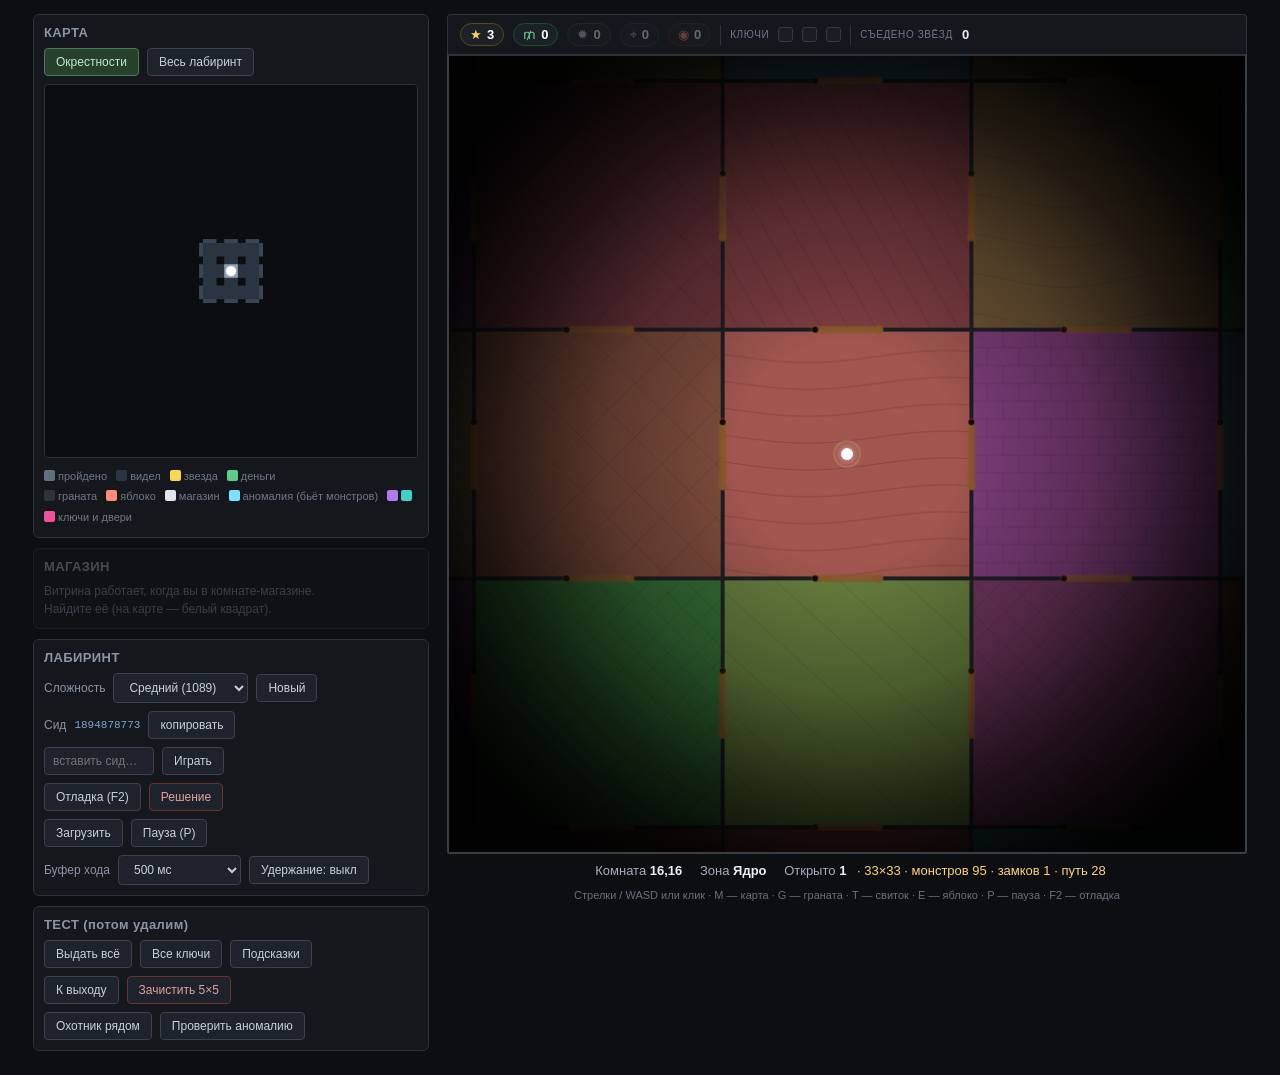
<file: index9.html>
<!DOCTYPE html>
<html lang="ru">
<head>
<meta charset="UTF-8">
<meta name="viewport" content="width=device-width, initial-scale=1">
<title>Лабиринт — v14 (Охотник, сложность-тюнинг, ключи, спавн)</title>
<style>
  * { box-sizing:border-box; }
  body { margin:0; background:#0c0e11; color:#ddd; font-family:sans-serif; padding:14px; }
  #app { display:flex; gap:18px; align-items:flex-start; justify-content:center; }
  #side { width:396px; flex:0 0 396px; }
  #stage { flex:0 1 auto; }
  @media (max-width:1240px){
    #app { flex-direction:column; align-items:center; }
    #side { order:2; width:min(396px,94vw); flex:none; }
    #stage { order:1; }
  }

  #hud {
    display:flex; align-items:center; gap:9px; min-height:40px; padding:5px 12px;
    background:#14171c; border:1px solid #2c313a; border-bottom:none;
    border-radius:4px 4px 0 0; width:min(800px,94vw); font-size:13px; flex-wrap:wrap;
  }
  .chip {
    display:inline-flex; align-items:center; gap:5px; padding:3px 9px;
    background:#1c2027; border:1px solid #333a45; border-radius:13px;
    font-size:13px; color:#c8cfd8; white-space:nowrap;
  }
  .chip b { color:#fff; font-weight:600; }
  .chip.stars  { color:#ffd451; border-color:#5a4a18; }
  .chip.stars.empty { color:#8a4444; border-color:#4a2222; }
  .chip.coins  { color:#5fc98a; border-color:#1e4a33; }
  .chip.gren   { color:#c2c8d0; border-color:#3a3f47; cursor:pointer; }
  .chip.gren:hover { background:#2a2f38; }
  .chip.gren.off { opacity:.35; cursor:default; }
  .chip.tele   { color:#7ac4f5; border-color:#1e3a52; cursor:pointer; }
  .chip.tele:hover { background:#2a2f38; }
  .chip.tele.off { opacity:.35; cursor:default; }
  .keyslot { width:15px; height:15px; border-radius:3px; border:1px solid #333a45; background:#1a1d23; }
  .keyslot.has { border-color:transparent; box-shadow:0 0 7px currentColor; }
  #hud .sep { width:1px; height:20px; background:#2c313a; }
  #hud .lbl { color:#6f7887; font-size:10px; letter-spacing:.6px; }

  #game { background:#000; border:2px solid #3a3f46; border-top-color:#2c313a;
          border-radius:0 0 3px 3px; cursor:pointer; display:block;
          width:min(800px,94vw); height:auto; aspect-ratio:1/1; }

  .panel { background:#14171c; border:1px solid #2c313a; border-radius:6px; padding:10px; margin-bottom:10px; }
  .panel.dim { opacity:.45; }
  .row { display:flex; gap:8px; align-items:center; flex-wrap:wrap; }
  .row + .row { margin-top:8px; }
  label { font-size:12px; color:#8a94a3; }

  button, select {
    background:#1e222a; color:#c8cfd8; border:1px solid #3b424d; border-radius:4px;
    padding:6px 11px; font-size:12px; font-family:inherit; cursor:pointer;
  }
  button:hover:not(:disabled) { background:#262c36; color:#fff; }
  button:disabled { opacity:.4; cursor:default; }
  button.on { background:#26402c; border-color:#4a7a53; color:#bfe8c8; }
  button.danger { border-color:#6b3030; color:#e0a0a0; }
  button.buy { flex:1; text-align:left; display:flex; justify-content:space-between; gap:10px; }
  button.buy span.pr { color:#5fc98a; }

  .chip.apple { color:#ff8b77; border-color:#5a241c; cursor:pointer; }
  .chip.apple:hover { background:#2a2f38; }
  .chip.apple.off { opacity:.35; cursor:default; }
  input[type=text] {
    background:#1e222a; color:#c8cfd8; border:1px solid #3b424d; border-radius:4px;
    padding:6px 8px; width:110px; font-family:inherit; font-size:12px;
  }
  #pauseOverlay { position:fixed; inset:0; background:rgba(0,0,0,.7); display:none;
    align-items:center; justify-content:center; z-index:60; }
  #pauseOverlay.show { display:flex; }
  #pauseBox { background:#171b21; border:1px solid #39414c; border-radius:8px;
    padding:22px 26px; min-width:300px; text-align:center; }
  #pauseBox h4 { margin:0 0 12px; font-size:20px; color:#e8eef5; letter-spacing:2px; }
  #pauseBox p { margin:0 0 4px; font-size:12px; color:#8a94a3; line-height:1.6; }
  #pauseBox .row { justify-content:center; margin-top:14px; }
  #pauseBox .row + .row { margin-top:8px; }
  #pauseInfo b { color:#cfd8e2; }
  #mapCanvas { background:#0b0d10; border:1px solid #2c313a; border-radius:4px;
               display:block; width:100%; height:auto; aspect-ratio:1/1; }

  #info { margin-top:9px; font-size:13px; text-align:center; min-height:20px; color:#aab; }
  #msg { color:#ffd479; }
  .stat { display:inline-block; margin:0 7px; }
  .stat b { color:#e8eef5; font-weight:600; }
  #legend { font-size:11px; color:#6f7887; line-height:1.85; margin-top:8px; }
  .sw { display:inline-block; width:11px; height:11px; border-radius:2px; vertical-align:-1px; margin-right:3px; }
  #hint { margin-top:6px; font-size:11px; color:#69707d; text-align:center; }
  h3 { margin:0 0 8px; font-size:13px; color:#8a94a3; font-weight:600; letter-spacing:.4px; }
  code { color:#7fa6d0; font-size:11px; }

  #modal { position:fixed; inset:0; background:rgba(0,0,0,.72); display:none;
           align-items:center; justify-content:center; z-index:50; }
  #modal.show { display:flex; }
  #modalBox { background:#171b21; border:1px solid #39414c; border-radius:8px;
              padding:22px 26px; max-width:420px; }
  #modalBox h4 { margin:0 0 10px; font-size:16px; color:#e8eef5; }
  #modalBox p { margin:0 0 16px; font-size:13px; line-height:1.6; color:#a8b2be; }
</style>
</head>
<body>

<div id="app">

  <aside id="side">
    <div class="panel">
      <h3>КАРТА</h3>
      <div class="row">
        <button id="modeLocal" class="on">Окрестности</button>
        <button id="modeFull">Весь лабиринт</button>
      </div>
      <div class="row"><canvas id="mapCanvas" width="384" height="384"></canvas></div>
      <div id="legend">
        <span class="sw" style="background:#61707f"></span>пройдено
        <span class="sw" style="background:#2b3542;margin-left:6px"></span>видел
        <span class="sw" style="background:#ffd451;margin-left:6px"></span>звезда
        <span class="sw" style="background:#5fc98a;margin-left:6px"></span>деньги<br>
        <span class="sw" style="background:#2f3338"></span>граната
        <span class="sw" style="background:#ff8b77;margin-left:6px"></span>яблоко
        <span class="sw" style="background:#dfe6ee;margin-left:6px"></span>магазин
        <span class="sw" style="background:#7ce0ff;margin-left:6px"></span>аномалия (бьёт монстров)
        <span class="sw" style="background:#b07ae8;margin-left:6px"></span><span class="sw" style="background:#3fd0c8"></span><span class="sw" style="background:#f0509a"></span>ключи и двери
      </div>
    </div>

    <div class="panel" id="shopPanel">
      <h3>МАГАЗИН</h3>
      <div id="shopBody">
        <div class="row" style="font-size:12px;color:#6f7887">Найдите комнату-магазин</div>
      </div>
    </div>

    <div class="panel">
      <h3>ЛАБИРИНТ</h3>
      <div class="row">
        <label>Сложность</label>
        <select id="diffSel">
          <option value="easy">Лёгкий (625)</option>
          <option value="normal" selected>Средний (1089)</option>
          <option value="hard">Сложный (1681)</option>
        </select>
        <button id="newBtn">Новый</button>
      </div>
      <div class="row">
        <label>Сид</label><code id="seedOut">—</code>
        <button id="copySeed">копировать</button>
      </div>
      <div class="row">
        <input id="seedIn" type="text" inputmode="numeric" placeholder="вставить сид…">
        <button id="applySeed">Играть</button>
      </div>
      <div class="row">
        <button id="dbgBtn">Отладка (F2)</button>
        <button id="solBtn" class="danger">Решение</button>
      </div>
      <div class="row">
        <button id="loadBtn">Загрузить</button>
        <button id="pauseBtn">Пауза (P)</button>
      </div>
      <div class="row">
        <label>Буфер хода</label>
        <select id="bufSel">
          <option value="0">выкл (как v10)</option>
          <option value="0.25">250 мс</option>
          <option value="0.5" selected>500 мс</option>
          <option value="0.8">800 мс</option>
          <option value="99">весь ход</option>
        </select>
        <button id="holdBtn">Удержание: выкл</button>
      </div>
    </div>

    <div class="panel" id="cheatPanel">
      <h3>ТЕСТ (потом удалим)</h3>
      <div class="row">
        <button id="cheatAll">Выдать всё</button>
        <button id="cheatKeys">Все ключи</button>
        <button id="cheatHints">Подсказки</button>
      </div>
      <div class="row">
        <button id="cheatToExit">К выходу</button>
        <button id="cheatKill" class="danger">Зачистить 5×5</button>
      </div>
      <div class="row">
        <button id="cheatHunter">Охотник рядом</button>
        <button id="cheatTrap">Проверить аномалию</button>
      </div>
    </div>
  </aside>

  <div id="stage">
    <div id="hud">
      <span class="chip stars" id="chipStars">★ <b>3</b></span>
      <span class="chip coins" id="chipCoins">₥ <b>0</b></span>
      <span class="chip gren off" id="chipGren" title="Бросить гранату">✹ <b>0</b></span>
      <span class="chip tele off" id="chipTele" title="Свиток телепорта в ближайший магазин (T)">⌖ <b>0</b></span>
      <span class="chip apple off" id="chipApple" title="Яблоко-приманка: E — оставить в комнате (монстр съест и заснёт)">◉ <b>0</b></span>
      <span class="sep"></span>
      <span class="lbl">КЛЮЧИ</span>
      <span class="keyslot" id="k0"></span>
      <span class="keyslot" id="k1"></span>
      <span class="keyslot" id="k2"></span>
      <span class="sep"></span>
      <span class="lbl">СЪЕДЕНО ЗВЁЗД</span><b id="caught" style="color:#e8eef5">0</b>
    </div>
    <canvas id="game" width="800" height="800"></canvas>
    <div id="info">
      <span class="stat">Комната <b id="pos">–</b></span>
      <span class="stat">Зона <b id="zone">–</b></span>
      <span class="stat">Открыто <b id="explored">0</b></span>
      <span id="msg"></span>
    </div>
    <div id="hint">Стрелки / WASD или клик · M — карта · G — граната · T — свиток · E — яблоко · P — пауза · F2 — отладка</div>
  </div>

</div>

<div id="pauseOverlay"><div id="pauseBox">
  <h4>ПАУЗА</h4>
  <p id="pauseInfo"></p>
  <div class="row"><button id="pauseResume" class="on">Продолжить (P)</button></div>
  <div class="row">
    <button id="pauseSave">Сохранить</button>
    <button id="pauseQuit" class="danger">Выйти без сохранения</button>
  </div>
</div></div>

<div id="pauseOverlay"><div id="pauseBox">
  <h4>ПАУЗА</h4>
  <p id="pauseInfo"></p>
  <p style="font-size:11px;color:#6f7887;margin-top:6px">Время замерло. Сохранение — в хранилище браузера.</p>
  <div class="row">
    <button id="pauseResume" class="on" style="flex:1">Продолжить (P)</button>
    <button id="pauseSave" style="flex:1">Сохранить</button>
  </div>
  <div class="row">
    <button id="pauseQuit" class="danger" style="flex:1">Выйти без сохранения</button>
  </div>
</div></div>

<div id="modal"><div id="modalBox">
  <h4 id="modalTitle">Заголовок</h4>
  <p id="modalText">Текст</p>
  <div class="row" style="justify-content:flex-end">
    <button id="modalNo">Отмена</button>
    <button id="modalYes" class="on">Хорошо</button>
  </div>
</div></div>

<script>
'use strict';

// ============================================================
// 0. НАСТРОЙКИ ИГРЫ  ←←← ВСЁ КРУТИТЬ ЗДЕСЬ
//    (баланс уровней — ниже, в секции «2. СЛОЖНОСТЬ»)
// ============================================================
const TUNE = {
  // --- ДВИЖЕНИЕ ИГРОКА -------------------------------------
  moveTime:     0.9,   // сек: время перехода между комнатами
  inputBuffer:  0.5,   // сек: нажатие, сделанное ДО конца хода, сработает сразу
                       // после него, если прошло не больше этого времени.
                       // 0 = как раньше (нажатие в движении пропадает)
  holdToMove:   false, // true: удерживание клавиши = непрерывное движение

  // --- ЗВЁЗДЫ (ЖИЗНИ) --------------------------------------
  startStars:   3,     // звёзд на старте
  starsMult:    1.8,   // множитель числа звёзд на карте (1 = как в v10)

  // --- МОНСТРЫ ----------------------------------------------
  sateTime:     30,    // сек: монстр «сыт» и неподвижен после съедения звезды
  stayAfterCatch: true,// true: после поимки остаётся на месте (сытый);
                       // false: телепортируется домой (как в v10)
  hunterFrac:   0.10,  // ЗАПАСНАЯ доля Охотников, если не задана своя в DIFFICULTY
                       // (по сложностям задана своя, см. «2. СЛОЖНОСТЬ»)
                       // Баланс Охотника (ХП, урон звёздам, сон, патруль)
                       // — ниже, в MONSTER_TYPES.monster2; ХП/урон звёздам по
                       // сложности задаются в DIFFICULTY (monster2Hp, monster2Stars)

  // --- БОСС «Надзиратель» (monster3) -------------------------
  bossReact:    12,    // комнат по пути: на таком расстоянии Босс «замечает» игрока
                       // (сквозь стены) и начинает преследование до телепорта/смерти
  bossLethal:   true,  // true: поимка Боссом = гибель, звёзды не спасают.
                       // false: как у остальных — выбивает monster3.starDamage звёзд

  // --- ЯБЛОКО ------------------------------------------------
  appleKey:     'KeyE',// клавиша: оставить яблоко-приманку в комнате

  // --- ГРАНАТА ----------------------------------------------
  grenadeFriendlyFire: true, // взрыв задевает игрока: −1 звезда, без звёзд — смерть
  grenadeFuse:  2.0,   // сек до взрыва
  grenadeDamage: 3,    // урон взрыва по монстрам (Ползун: hp 1 → гибнет сразу)

  // --- АНОМАЛИИ (комнаты, бьющие монстров) -------------------
  trapDamage: 3,       // урон монстру за проход через аномалию
                       // (равен урону гранаты: Ползун гибнет сразу,
                       //  будущие «толстые» монстры — только ранятся)

  // --- ЦЕНЫ В МАГАЗИНЕ --------------------------------------
  prices: { star:14, grenade:22, teleport:40, hintExit:70, hintPath:170 },

  // --- ЧИТ-ПАНЕЛЬ ДЛЯ ТЕСТОВ --------------------------------
  cheats: true,        // false — скрыть панель «Тест»
};

// ============================================================
// 1. КОНСТАНТЫ
// ============================================================
const CANVAS_SIZE = 800;
const ROOM_SIZE   = 250;

const T_OPEN = 0.6, T_CLOSE = 0.6, T_MOVE = TUNE.moveTime;
const T_UNLOCK = 1.0;


const DOOR_WIDTH = 64;
const DOOR_COLOR = '#8b5a2b';
const WALL_COLOR = '#1b1e23';

const CENTER_R    = 24;
const ITEM_R      = 15;
const CATCH_R     = CENTER_R;
const MONSTER_SEP = 30;
const ROOM_CAP    = 5;

const START_STARS = TUNE.startStars;

const GRENADE_FUSE   = TUNE.grenadeFuse;
const GRENADE_RADIUS = ROOM_SIZE * 0.62;

const DIR = {
  N:{dx:0,dy:-1,opp:'S'}, S:{dx:0,dy:1,opp:'N'},
  E:{dx:1,dy:0,opp:'W'},  W:{dx:-1,dy:0,opp:'E'},
};
const DIRS = ['N','S','E','W'];
const SWING_BY_DIR = {N:+1, S:-1, E:+1, W:-1};
const TAU = Math.PI*2;

const MONSTER_ACTIVE_RANGE = 12;
const PATTERN_CACHE_MAX    = 90;

// Три цвета замков
const KEY_DEFS = [
  { id:0, name:'сиреневый',  color:'#b07ae8', dark:'#6b40a0' },
  { id:1, name:'бирюзовый',  color:'#3fd0c8', dark:'#1d7c78' },
  { id:2, name:'малиновый',  color:'#f0509a', dark:'#962d5e' },
];

const PRICES = TUNE.prices;

let DEBUG = false, SHOW_SOLUTION = false;

// ============================================================
// 2. СЛОЖНОСТЬ
// ============================================================
const DIFFICULTY = {
  easy: {
    label:'Лёгкий', size:25,
    zoneFrac:[0.34,0.58,0.78,1.00],
    sectors: [1, 1, 2, 3],
    throats: [0, 8, 3, 2],
    loops:   [1, 0.52, 0.36, 0.22],
    density: [0.020, 0.045, 0.070, 0.100],  // монстров на комнату
    onPath:  [0, 0.20, 0.40, 0.65],
    exitGuards: 4,
    stars: 14, coins: 42, grenadesOnMap: 5, shops: 3, locks: 2, traps: 4,
    apples: 3,                // яблок-приманок на карте
    hunterFrac: 0.05,         // доля Охотников (лёгкий — пореже и слабее)
    monster2Hp: 4,            // ХП Охотника (2 аномалии/гранаты = достаточно)
    monster2Stars: 2,         // звёзд за укус Охотника на лёгком
    bosses: 1,                // Боссов на карте (лёгкий — один)
    zoneNames:['Ядро','Галереи','Ходы','Горло'],
  },
  normal: {
    label:'Средний', size:33,
    zoneFrac:[0.28,0.52,0.72,0.88,1.00],
    sectors: [1, 1, 3, 5, 6],
    throats: [0, 10, 3, 2, 1],
    loops:   [1, 0.46, 0.30, 0.18, 0.10],
    density: [0.025, 0.050, 0.078, 0.098, 0.118],
    onPath:  [0, 0.15, 0.35, 0.55, 0.75],
    exitGuards: 6,
    stars: 16, coins: 58, grenadesOnMap: 7, shops: 4, locks: 3, traps: 5,
    apples: 4,
    hunterFrac: 0.07,
    monster2Hp: 8,            // ровно 3 аномалии/гранаты (урон 3)
    monster2Stars: 3,
    bosses: 1,
    zoneNames:['Ядро','Галереи','Ходы','Теснины','Горло'],
  },
  hard: {
    label:'Сложный', size:41,
    zoneFrac:[0.22,0.44,0.64,0.82,1.00],
    sectors: [1, 2, 4, 6, 8],
    throats: [0, 8, 2, 1, 1],
    loops:   [1, 0.38, 0.25, 0.15, 0.08],
    density: [0.030, 0.058, 0.088, 0.115, 0.140],
    onPath:  [0, 0.20, 0.45, 0.65, 0.85],
    exitGuards: 9,
    stars: 20, coins: 76, grenadesOnMap: 9, shops: 5, locks: 3, traps: 6,
    apples: 5,
    hunterFrac: 0.08,
    monster2Hp: 8,
    monster2Stars: 3,
    bosses: 2,                // сложный — два Босса
    zoneNames:['Ядро','Галереи','Ходы','Теснины','Горло'],
  },
};

// ============================================================
// 3. УТИЛИТЫ
// ============================================================
function mulberry32(seed){
  return function(){
    seed|=0; seed=seed+0x6D2B79F5|0;
    let t=Math.imul(seed^seed>>>15,1|seed);
    t=t+Math.imul(t^t>>>7,61|t)^t;
    return((t^t>>>14)>>>0)/4294967296;
  };
}
function clamp(v,a,b){ return v<a?a:(v>b?b:v); }
function easeInOut(t){ return t<0.5 ? 2*t*t : 1-Math.pow(-2*t+2,2)/2; }
function approach(c,t,s){ const d=t-c; return Math.abs(d)<=s?t:c+Math.sign(d)*s; }
function shuffle(a,rnd){
  for(let i=a.length-1;i>0;i--){ const j=Math.floor(rnd()*(i+1)); [a[i],a[j]]=[a[j],a[i]]; }
  return a;
}

// ============================================================
// 4. ГЕНЕРАТОР
// ============================================================
function generateMaze(cfg, seed){
  const rnd = mulberry32(seed);
  const W=cfg.size, H=cfg.size;
  const cx=(W-1)>>1, cy=(H-1)>>1;
  const maxRing=Math.max(cx,cy);
  const NZ=cfg.zoneFrac.length;

  const rooms=[];
  for (let y=0;y<H;y++){
    const row=[];
    for (let x=0;x<W;x++) row.push({N:'wall',S:'wall',E:'wall',W:'wall'});
    rooms.push(row);
  }
  const idx=(x,y)=>y*W+x;
  const inB=(x,y)=>x>=0&&y>=0&&x<W&&y<H;
  const ring=(x,y)=>Math.max(Math.abs(x-cx),Math.abs(y-cy));

  function openEdge(x,y,d,type){
    const nx=x+DIR[d].dx, ny=y+DIR[d].dy;
    if (!inB(nx,ny)) return;
    rooms[y][x][d]=type||'closed';
    rooms[ny][nx][DIR[d].opp]=type||'closed';
  }

  // --- зоны ---
  const bounds=[];
  for (let i=0;i<NZ;i++){
    let b=Math.round(cfg.zoneFrac[i]*maxRing);
    if (i>0) b=Math.max(b,bounds[i-1]+1);
    bounds.push(Math.min(b,maxRing));
  }
  bounds[NZ-1]=maxRing;

  const zone=new Int8Array(W*H);
  for (let y=0;y<H;y++) for (let x=0;x<W;x++){
    const r=ring(x,y); let z=NZ-1;
    for (let i=0;i<NZ;i++) if (r<=bounds[i]){ z=i; break; }
    zone[idx(x,y)]=z;
  }
  const zoneOf=(x,y)=>zone[idx(x,y)];

  // --- секторы ---
  const rot=[]; for (let k=0;k<NZ;k++) rot.push(rnd());
  function sectorOf(x,y,k){
    const S=cfg.sectors[k];
    if (S<=1) return 0;
    let t=(Math.atan2(y-cy,x-cx)+Math.PI)/TAU;
    t=(t+rot[k])%1;
    return Math.floor(t*S)%S;
  }

  const zoneCells=Array.from({length:NZ},()=>[]);
  for (let y=0;y<H;y++) for (let x=0;x<W;x++) zoneCells[zoneOf(x,y)].push({x,y});

  const parent=new Int32Array(W*H);
  for (let i=0;i<W*H;i++) parent[i]=i;
  function find(a){ while(parent[a]!==a){ parent[a]=parent[parent[a]]; a=parent[a]; } return a; }
  function unite(a,b){ const ra=find(a),rb=find(b); if(ra===rb) return false; parent[ra]=rb; return true; }

  const zoneComponents=Array.from({length:NZ},()=>[]);

  for (let k=0;k<NZ;k++){
    const groups=new Map();
    for (const c of zoneCells[k]){
      const s=sectorOf(c.x,c.y,k);
      if (!groups.has(s)) groups.set(s,[]);
      groups.get(s).push(c);
    }
    for (const cells of groups.values()){
      const inG=new Set(cells.map(c=>idx(c.x,c.y)));
      const edges=[];
      for (const c of cells) for (const d of ['E','S']){
        const nx=c.x+DIR[d].dx, ny=c.y+DIR[d].dy;
        if (!inB(nx,ny) || !inG.has(idx(nx,ny))) continue;
        edges.push({x:c.x,y:c.y,d});
      }
      shuffle(edges,rnd);
      const rest=[];
      for (const e of edges){
        const a=idx(e.x,e.y), b=idx(e.x+DIR[e.d].dx,e.y+DIR[e.d].dy);
        if (unite(a,b)) openEdge(e.x,e.y,e.d); else rest.push(e);
      }
      const p=cfg.loops[k];
      for (const e of rest) if (rnd()<p) openEdge(e.x,e.y,e.d);

      const byRoot=new Map();
      for (const c of cells){
        const r=find(idx(c.x,c.y));
        if (!byRoot.has(r)) byRoot.set(r,[]);
        byRoot.get(r).push(c);
      }
      for (const comp of byRoot.values()) zoneComponents[k].push(comp);
    }
  }

  function connectComponent(comp,k){
    const want=Math.max(1,cfg.throats[k]);
    let cands=[];
    for (const c of comp) for (const d of DIRS){
      const nx=c.x+DIR[d].dx, ny=c.y+DIR[d].dy;
      if (!inB(nx,ny) || zoneOf(nx,ny)!==k-1) continue;
      cands.push({x:c.x,y:c.y,d,ang:Math.atan2(c.y-cy,c.x-cx)});
    }
    if (!cands.length){
      for (const c of comp) for (const d of DIRS){
        const nx=c.x+DIR[d].dx, ny=c.y+DIR[d].dy;
        if (!inB(nx,ny) || zoneOf(nx,ny)>k) continue;
        if (find(idx(nx,ny))===find(idx(c.x,c.y))) continue;
        cands.push({x:c.x,y:c.y,d,ang:Math.atan2(c.y-cy,c.x-cx)});
      }
    }
    if (!cands.length) return;
    cands.sort((a,b)=>a.ang-b.ang);
    const n=Math.min(want,cands.length), off=rnd(), picked=new Set();
    for (let i=0;i<n;i++){
      let j=Math.floor(((i+off)/n)*cands.length)%cands.length, g=0;
      while (picked.has(j) && g++<cands.length) j=(j+1)%cands.length;
      picked.add(j);
      const e=cands[j];
      openEdge(e.x,e.y,e.d);
      unite(idx(e.x,e.y), idx(e.x+DIR[e.d].dx,e.y+DIR[e.d].dy));
    }
  }
  for (let k=1;k<NZ;k++) for (const comp of zoneComponents[k]) connectComponent(comp,k);

  // --- BFS ---
  const startX=cx, startY=cy;
  function bfsFrom(sx0,sy0){
    const dist=new Int32Array(W*H).fill(-1);
    const from=new Int32Array(W*H).fill(-1);
    const q=[idx(sx0,sy0)]; dist[q[0]]=0;
    for (let h=0;h<q.length;h++){
      const cur=q[h], x=cur%W, y=(cur/W)|0;
      for (const d of DIRS){
        if (rooms[y][x][d]==='wall') continue;
        const nx=x+DIR[d].dx, ny=y+DIR[d].dy;
        if (!inB(nx,ny)) continue;
        const ni=idx(nx,ny);
        if (dist[ni]!==-1) continue;
        dist[ni]=dist[cur]+1; from[ni]=cur; q.push(ni);
      }
    }
    return {dist,from};
  }

  let {dist,from}=bfsFrom(startX,startY);
  for (let pass=0;pass<6;pass++){
    let fixed=false;
    for (let y=0;y<H;y++) for (let x=0;x<W;x++){
      if (dist[idx(x,y)]!==-1) continue;
      let best=null;
      for (const d of DIRS){
        const nx=x+DIR[d].dx, ny=y+DIR[d].dy;
        if (!inB(nx,ny) || dist[idx(nx,ny)]===-1) continue;
        const sc=zoneOf(nx,ny)*10+rnd();
        if (!best||sc<best.sc) best={d,sc};
      }
      if (best){ openEdge(x,y,best.d); fixed=true; }
    }
    if (!fixed) break;
    ({dist,from}=bfsFrom(startX,startY));
  }

  // --- выход ---
  const rim=[];
  for (let y=0;y<H;y++) for (let x=0;x<W;x++){
    if (ring(x,y)!==maxRing) continue;
    const dd=dist[idx(x,y)];
    if (dd>0) rim.push({x,y,d:dd});
  }
  rim.sort((a,b)=>b.d-a.d);
  const pool=rim.slice(0,Math.max(1,Math.floor(rim.length*0.25)));
  const ex=pool[Math.floor(rnd()*pool.length)];

  let exitDir='N';
  if (ex.y===0) exitDir='N';
  else if (ex.y===H-1) exitDir='S';
  else if (ex.x===0) exitDir='W';
  else exitDir='E';

  // ============================================================
  // ЗАПЕРТЫЕ ДВЕРИ — СОКРАЩЕНИЯ
  // Ищем стену, снос которой сильнее всего укорачивает путь к выходу.
  // Это НОВЫЕ рёбра поверх связного лабиринта → тупиков не создаёт.
  // ============================================================
  const locks = new Map();   // doorKey → colorId
  {
    const nLocks = Math.min(cfg.locks, KEY_DEFS.length);
    const placed = [];
    const minSep = Math.max(4, Math.floor(maxRing*0.5));

    for (let li=0; li<nLocks; li++){
      const dExit = bfsFrom(ex.x, ex.y).dist;
      const dStart = bfsFrom(startX, startY).dist;
      const baseLen = dStart[idx(ex.x,ex.y)];
      let best=null;

      for (let y=0;y<H;y++) for (let x=0;x<W;x++){
        for (const d of ['E','S']){
          if (rooms[y][x][d]!=='wall') continue;
          const nx=x+DIR[d].dx, ny=y+DIR[d].dy;
          if (!inB(nx,ny)) continue;
          const a=idx(x,y), b=idx(nx,ny);
          if (dStart[a]<0||dStart[b]<0||dExit[a]<0||dExit[b]<0) continue;

          const viaAB = dStart[a]+1+dExit[b];
          const viaBA = dStart[b]+1+dExit[a];
          const gain = baseLen - Math.min(viaAB, viaBA);
          if (gain < 12) continue;

          // разнос по карте
          let tooClose=false;
          for (const p of placed)
            if (Math.abs(p.x-x)+Math.abs(p.y-y) < minSep){ tooClose=true; break; }
          if (tooClose) continue;

          const score = gain + rnd()*3;
          if (!best || score>best.score) best={x,y,d,gain,score};
        }
      }

      if (!best) break;
      openEdge(best.x,best.y,best.d,'locked');
      const kx=best.x, ky=best.y, kd=best.d;
      const dk = (ky < ky+DIR[kd].dy || (ky===ky+DIR[kd].dy && kx<kx+DIR[kd].dx))
        ? `${kx},${ky},${kd}`
        : `${kx+DIR[kd].dx},${ky+DIR[kd].dy},${DIR[kd].opp}`;
      locks.set(dk, li);
      placed.push({x:best.x, y:best.y, gain:best.gain});
    }
  }

  // финальные дистанции (замки считаем проходимыми — это верхняя оценка)
  ({dist,from}=bfsFrom(startX,startY));

  const solution=[];
  { let cur=idx(ex.x,ex.y);
    while(cur!==-1){ solution.push({x:cur%W,y:(cur/W)|0}); cur=from[cur]; }
    solution.reverse(); }
  const solutionSet=new Set(solution.map(p=>`${p.x},${p.y}`));

  // ============================================================
  // ПРЕДМЕТЫ
  // ============================================================
  const items = new Map();   // "x,y" → {type, ...}
  const shops = new Set();
  const traps = new Set();   // аномалии — бьют монстров при проходе

  {
    const deadByZone = Array.from({length:NZ},()=>[]);
    const midByZone  = Array.from({length:NZ},()=>[]);
    const busy = new Set([`${startX},${startY}`, `${ex.x},${ex.y}`]);

    for (let y=0;y<H;y++) for (let x=0;x<W;x++){
      const k=`${x},${y}`;
      if (busy.has(k)) continue;
      const dd=dist[idx(x,y)];
      if (dd<3) continue;
      let deg=0; for (const d of DIRS) if (rooms[y][x][d]!=='wall') deg++;
      if (deg===0) continue;
      const z=zoneOf(x,y);
      (deg===1 ? deadByZone[z] : midByZone[z]).push({x,y,d:dd});
    }
    for (const a of deadByZone) shuffle(a,rnd);
    for (const a of midByZone)  shuffle(a,rnd);

    const put=(cell,obj)=>{
      const k=`${cell.x},${cell.y}`;
      if (items.has(k)||shops.has(k)) return false;
      items.set(k,obj); return true;
    };
    const takeDead=(z)=>deadByZone[z] && deadByZone[z].length ? deadByZone[z].pop() : null;
    const takeMid =(z)=>midByZone[z]  && midByZone[z].length  ? midByZone[z].pop()  : null;
    const anyDead=()=>{
      for (let z=NZ-1;z>=0;z--) if (deadByZone[z].length) return deadByZone[z].pop();
      return null;
    };

    // 1) ключи — в тупиках, ПОДАЛЬШЕ ОТ СВОЕЙ ЗАПЕРТОЙ ДВЕРИ
    //    (по проходимому пути), а не в соседней с ней комнате.
    //    bfsDistFrom считает дистанцию по клеткам от двери.
    const bfsDistFrom=(sx0,sy0)=>{
      const dd=new Int32Array(W*H).fill(-1);
      const q=[idx(sx0,sy0)]; dd[q[0]]=0;
      for (let h=0;h<q.length;h++){
        const cur=q[h], x=cur%W, y=(cur/W)|0;
        for (const d of DIRS){
          if (rooms[y][x][d]==='wall') continue;
          const nx=x+DIR[d].dx, ny=y+DIR[d].dy;
          if (!inB(nx,ny)) continue;
          const ni=idx(nx,ny);
          if (dd[ni]!==-1) continue;
          dd[ni]=dd[cur]+1; q.push(ni);
        }
      }
      return dd;
    };
    // Ключ должен лежать ПОДАЛЬШЕ от своей двери — минимум 4 комнаты по пути,
    // а предпочтительно намного дальше (см. KEY_MIN_FROM_DOOR). Так ключ не
    // окажется в комнате рядом с дверью даже на Easy.
    const KEY_MIN_FROM_DOOR=Math.max(4,Math.round(maxRing*0.8)); // желаемая дистанция
    for (const [dk, colorId] of locks){
      const p0=dk.split(',');
      const lx=+p0[0], ly=+p0[1];
      const pd=bfsDistFrom(lx,ly);
      const byDist=(deadFlag)=>{
        const out=[];
        for (let z=NZ-1;z>=0;z--){
          const arr=deadFlag?deadByZone[z]:midByZone[z];
          if (!arr) continue;
          for (const c of arr){
            const d=pd[idx(c.x,c.y)];
            if (d>=0) out.push({c,z,d});
          }
        }
        out.sort((a,b)=>b.d-a.d);
        return out;
      };
      let pick=null;
      // 1) дальние тупики (желаемая дистанция и больше)
      { const arr=byDist(true).filter(o=>o.d>=KEY_MIN_FROM_DOOR);
        if (arr.length) pick=arr[Math.floor(rnd()*Math.min(5,arr.length))]; }
      // 2) любые тупики, но не ближе 3 комнат от двери
      if (!pick){ const arr=byDist(true).filter(o=>o.d>=3);
        if (arr.length) pick=arr[Math.floor(rnd()*Math.min(5,arr.length))]; }
      // 3) проходные комнаты, не ближе 3 комнат
      if (!pick){ const arr=byDist(false).filter(o=>o.d>=3);
        if (arr.length) pick=arr[Math.floor(rnd()*Math.min(5,arr.length))]; }
      if (pick){
        const z=pick.z;
        const pool=(deadByZone[z]||[]).indexOf(pick.c)>=0?deadByZone[z]:midByZone[z];
        const j=pool.indexOf(pick.c);
        if (j>=0) pool.splice(j,1);
        put(pick.c,{type:'key', color:colorId});
      } else {
        const c=anyDead();                       // на крайний случай
        if (c) put(c,{type:'key', color:colorId});
      }
    }

    // 2) магазины — в проходных комнатах, разнесены
    {
      const spots=[];
      for (let z=1;z<NZ;z++) for (const c of midByZone[z]) spots.push(c);
      shuffle(spots,rnd);
      const chosen=[];
      for (const c of spots){
        if (chosen.length>=cfg.shops) break;
        if (items.has(`${c.x},${c.y}`)) continue;
        let ok=true;
        for (const p of chosen)
          if (Math.abs(p.x-c.x)+Math.abs(p.y-c.y) < Math.floor(maxRing*0.6)){ ok=false; break; }
        if (!ok) continue;
        chosen.push(c);
        shops.add(`${c.x},${c.y}`);
      }
    }

    // 3) звёзды — глубже = чаще (×TUNE.starsMult)
    {
      const wsum=[]; let tot=0;
      for (let z=0;z<NZ;z++){ const w=(z+1)*(z+1); wsum.push(w); tot+=w; }
      for (let z=0;z<NZ;z++){
        let n=Math.round(cfg.stars*TUNE.starsMult*wsum[z]/tot);
        while (n-- > 0){
          const cell = (rnd()<0.75 ? takeDead(z) : takeMid(z)) || takeDead(z) || takeMid(z);
          if (!cell) break;
          put(cell,{type:'star'});
        }
      }
    }

    // 4) деньги — по всей карте, номинал растёт к краю
    for (let i=0;i<cfg.coins;i++){
      const z=Math.min(NZ-1, Math.floor(Math.pow(rnd(),0.7)*NZ));
      const cell=(rnd()<0.55?takeDead(z):takeMid(z)) || takeMid(z) || takeDead(z);
      if (!cell) continue;
      const val = 1 + Math.floor(rnd()*(2+z*1.5));
      put(cell,{type:'coin', value:val});
    }

    // 4а) яблоки-приманки — по всей карте, любят тупики
    for (let i=0;i<(cfg.apples||0);i++){
      const z=Math.floor(rnd()*NZ);
      const cell=anyDead()||takeMid(z)||takeMid(NZ-1);
      if (!cell) continue;
      put(cell,{type:'apple'});
    }

    // 5) гранаты — в тупиках
    for (let i=0;i<cfg.grenadesOnMap;i++){
      const z=1+Math.floor(rnd()*(NZ-1));
      const cell=takeDead(z)||anyDead()||takeMid(z);
      if (!cell) continue;
      put(cell,{type:'grenade'});
    }

    // 6) АНОМАЛИИ — проходные комнаты «на дороге», рядом нет тупиков,
    //    и между соседями есть обходные петли (можно водить монстра кругами)
    {
      const degOf=(x,y)=>{ let n=0; for (const d of DIRS) if (rooms[y][x][d]!=='wall') n++; return n; };
      // есть ли путь A→B, минуя комнату F, не длиннее maxLen (это и есть «петля»)
      const altPath=(ax,ay,bx,by,fx,fy,maxLen)=>{
        const q=[[ax,ay,0]], seenA=new Set([`${ax},${ay}`,`${fx},${fy}`]);
        while (q.length){
          const [x,y,dd]=q.shift();
          if (x===bx&&y===by) return true;
          if (dd>=maxLen) continue;
          for (const d of DIRS){
            if (rooms[y][x][d]==='wall') continue;
            const nx=x+DIR[d].dx, ny=y+DIR[d].dy, k=`${nx},${ny}`;
            if (seenA.has(k)) continue;
            seenA.add(k); q.push([nx,ny,dd+1]);
          }
        }
        return false;
      };

      const cands=[];
      for (let y=0;y<H;y++) for (let x=0;x<W;x++){
        const k=`${x},${y}`;
        if (items.has(k)||shops.has(k)) continue;
        if (x===startX&&y===startY) continue;
        if (x===ex.x&&y===ex.y) continue;
        if (dist[idx(x,y)]<6) continue;
        if (degOf(x,y)<2) continue;                    // только проходные
        let ok=true; const nbs=[];
        for (const d of DIRS){
          if (rooms[y][x][d]==='wall') continue;
          const nx=x+DIR[d].dx, ny=y+DIR[d].dy;
          if (degOf(nx,ny)<2){ ok=false; break; }      // рядом нет тупиков
          nbs.push([nx,ny]);
        }
        if (!ok) continue;
        let nLoops=0;                                   // сколько пар соседей связаны петлёй
        for (let i=0;i<nbs.length;i++)
          for (let j=i+1;j<nbs.length;j++)
            if (altPath(nbs[i][0],nbs[i][1],nbs[j][0],nbs[j][1],x,y,9)) nLoops++;
        if (nLoops>=1) cands.push({x,y,nLoops});
      }
      shuffle(cands,rnd);
      cands.sort((a,b)=>b.nLoops-a.nLoops);            // лучшие — с петлями с обеих сторон
      const minGap=Math.max(4,Math.floor(maxRing*0.4));
      const chosen=[];
      for (const c of cands){
        if (chosen.length>=(cfg.traps||0)) break;
        let far=true;
        for (const p of chosen)
          if (Math.abs(p.x-c.x)+Math.abs(p.y-c.y)<minGap){ far=false; break; }
        if (!far) continue;
        chosen.push(c);
        traps.add(`${c.x},${c.y}`);
      }
    }
  }

  return {
    w:W,h:H,rooms,cfg,seed,cx,cy,maxRing,NZ,bounds,zone,
    start:{x:startX,y:startY}, exit:{x:ex.x,y:ex.y}, exitDir,
    dist, solution, solutionSet, items, shops, traps, locks,
    pathLen:solution.length-1,
  };
}

// ============================================================
// 5. СОСТОЯНИЕ
// ============================================================
let MAP=null, WORLD_SEED=0;
let visited=new Set(), seen=new Set();
let gameWon=false, gameOver=false, gameOverText='ВАС СЪЕЛИ';
let caughtCount=0;
let hintExit=false, hintPath=false;
let grenadeWarned=false;
let teleportWarned=false;

function maybeGrenadeInfo(){
  if (grenadeWarned) return;
  grenadeWarned=true;
  showModal('У вас появилась граната ✹',
    `Бросок — клавиша G (или клик по ✹ в панели). Взрыв через ${GRENADE_FUSE} сек ` +
    `уничтожает всех в комнате — включая вас: если есть звезда защиты, она разобьётся, ` +
    `без звёзд — гибель. Бросили — сразу уходите из комнаты!`,
    null, true);
}
function maybeTeleportInfo(){
  if (teleportWarned) return;
  teleportWarned=true;
  showModal('Куплен свиток телепорта ⌖',
    'Свиток срабатывает в любом месте лабиринта: клавиша T (или клик по ⌖ в панели) ' +
    'мгновенно переносит вас в ближайший магазин — ближайший по проходимому пути, ' +
    'а не по прямой. Свиток одноразовый.',
    null, true);
}

const inv = { stars:START_STARS, coins:0, grenades:0, teleports:0, apples:0, keys:[false,false,false] };

const inBounds=(x,y)=>x>=0&&y>=0&&x<MAP.w&&y<MAP.h;
const sideType=(x,y,d)=>MAP.rooms[y][x][d];
const zoneAt=(x,y)=>MAP.zone[y*MAP.w+x];

function doorKey(x,y,dir){
  const nx=x+DIR[dir].dx, ny=y+DIR[dir].dy;
  if (y<ny||(y===ny&&x<nx)) return `${x},${y},${dir}`;
  return `${nx},${ny},${DIR[dir].opp}`;
}
function parseDoorKey(k){ const p=k.split(','); return {x:+p[0],y:+p[1],dir:p[2]}; }
function doorTypeByKey(k){ const p=parseDoorKey(k); return MAP.rooms[p.y][p.x][p.dir]; }
function lockColorOf(k){ const c=MAP.locks.get(k); return c===undefined?null:KEY_DEFS[c]; }

// ============================================================
// 6. КАМЕРА
// ============================================================
let camX=0, camY=0;
const roomCX=rx=>rx*ROOM_SIZE;
const roomCY=ry=>ry*ROOM_SIZE;
const sx=wx=>wx-camX+CANVAS_SIZE/2;
const sy=wy=>wy-camY+CANVAS_SIZE/2;

function doorGeom(key){
  const k=parseDoorKey(key), cx=roomCX(k.x), cy=roomCY(k.y);
  if (k.dir==='E'){
    const wx=cx+ROOM_SIZE/2;
    return {p1x:wx,p1y:cy-DOOR_WIDTH/2,p2x:wx,p2y:cy+DOOR_WIDTH/2,mx:wx,my:cy};
  }
  const wy=cy+ROOM_SIZE/2;
  return {p1x:cx-DOOR_WIDTH/2,p1y:wy,p2x:cx+DOOR_WIDTH/2,p2y:wy,mx:cx,my:wy};
}
const doorCenter=(rx,ry,d)=>({x:roomCX(rx)+DIR[d].dx*ROOM_SIZE/2, y:roomCY(ry)+DIR[d].dy*ROOM_SIZE/2});
function clampToRoom(p,room,mg){
  const cx=roomCX(room.x), cy=roomCY(room.y), h=ROOM_SIZE/2-mg;
  return {x:clamp(p.x,cx-h,cx+h), y:clamp(p.y,cy-h,cy+h)};
}

// ============================================================
// 7. ДВЕРИ
// ============================================================
const doorAnims=new Map();
function requestDoorOpen(key,sign,user){
  let a=doorAnims.get(key);
  if (!a){ a={key,angle:0,target:sign*90,users:new Set()}; doorAnims.set(key,a); }
  else if (Math.abs(a.angle)>1) a.target=Math.sign(a.angle)*90;
  else a.target=sign*90;
  a.users.add(user);
  return a;
}
function releaseDoor(key,user){
  const a=doorAnims.get(key); if(!a) return;
  a.users.delete(user);
  if (a.users.size===0) a.target=0;
}
const doorPassable=key=>{ const a=doorAnims.get(key); return !!a&&Math.abs(a.angle)>=88; };
function updateDoors(dt){
  for (const a of [...doorAnims.values()]){
    a.angle=approach(a.angle,a.target,(a.target===0?90/T_CLOSE:90/T_OPEN)*dt);
    if (a.angle===0&&a.target===0&&a.users.size===0) doorAnims.delete(a.key);
  }
}

// ============================================================
// 8. ИГРОК
// ============================================================
const player={x:0,y:0};
const visual={offsetX:0,offsetY:0};
let move=null;
let unlocking=null;   // {key,color,dir,t}

function markSeen(rx,ry){
  for (let dy=-1;dy<=1;dy++) for (let dx=-1;dx<=1;dx++){
    const nx=rx+dx, ny=ry+dy;
    if (inBounds(nx,ny)) seen.add(`${nx},${ny}`);
  }
}

function pickUp(rx,ry){
  const k=`${rx},${ry}`;
  const it=MAP.items.get(k);
  if (!it) return;
  MAP.items.delete(k);
  if (it.type==='star'){
    inv.stars++; flashMessage('Звезда защиты +1');
  } else if (it.type==='coin'){
    inv.coins+=it.value; flashMessage(`Деньги +${it.value}`);
  } else if (it.type==='grenade'){
    inv.grenades++; flashMessage('Граната +1');
    maybeGrenadeInfo();
  } else if (it.type==='apple'){
    inv.apples++;
    flashMessage('Яблоко +1 (E — оставить в комнате как приманку)');
  } else if (it.type==='key'){
    inv.keys[it.color]=true;
    flashMessage(`Найден ${KEY_DEFS[it.color].name} ключ`);
  }
  updateHud();
}

function enterRoom(rx,ry,noPick){
  visited.add(`${rx},${ry}`);
  markSeen(rx,ry);
  mapDirty=true;
  posEl.textContent=`${rx},${ry}`;
  zoneEl.textContent=MAP.cfg.zoneNames[zoneAt(rx,ry)];
  exploredEl.textContent=visited.size;
  if (!noPick) pickUp(rx,ry);   // при загрузке предметы не подбираем повторно
  refreshShop();
  if (rx===MAP.exit.x && ry===MAP.exit.y) onWin();
}

// --- ЯБЛОКО-ПРИМАНКА ---
// Съесть яблоко в комнате монстра: он засыпает как после звезды.
// Ползун — на TUNE.sateTime (30с), Охотник — на свои 10с, Босс игнорирует.
function eatAppleInRoom(m){
  if (m.dead||m.cfg.boss) return false;
  const k=`${m.room.x},${m.room.y}`;
  if (MAP.traps.has(k)) return false;   // страховка: в аномалии яблоки не живут
  const it=MAP.items.get(k);
  if (!it||it.type!=='apple') return false;
  MAP.items.delete(k);
  mapDirty=true;
  m.state='idle'; m.reason='сыт'; m.targetRoom=null; m.patrolRoom=null;
  m.wanderTarget=null; m.ignoreDoorKey=null; m.alert=0; m.moving=0;
  m.sated=(m.cfg.sateTime||TUNE.sateTime);
  return true;
}

// E / клик по чипу: положить яблоко в комнату, где стоите.
function dropApple(){
  if (gameOver||gameWon) return;
  if (move||unlocking){ flashMessage('Нельзя оставить яблоко на ходу'); return; }
  if (inv.apples<=0){ flashMessage('Нет яблок — они лежат на карте (метка ◉)'); return; }
  const k=`${player.x},${player.y}`;
  if (MAP.items.has(k)){ flashMessage('Здесь уже что-то лежит'); return; }
  if (MAP.traps.has(k)){ flashMessage('В аномалии яблоко сгорит — не оставлять'); return; }
  inv.apples--;
  MAP.items.set(k,{type:'apple'});
  mapDirty=true;
  updateHud();
  // если в комнате уже есть голодный монстр — он съест сразу
  let eaten=0;
  for (const m of monsters){
    if (m.room.x===player.x&&m.room.y===player.y&&eatAppleInRoom(m)) eaten++;
  }
  flashMessage(eaten>0
    ? (eaten>1?'Монстры съели яблоко и уснули!':'Монстр съел яблоко и уснул!')
    : 'Яблоко оставлено — приманит монстра, когда он войдёт');
}

// ============================================================
// 8а. ВВОД ДВИЖЕНИЯ: БУФЕР НАЖАТИЙ
//   Нажатие во время хода не пропадает, а запоминается и
//   срабатывает сразу по завершении хода — если с момента
//   нажатия прошло не больше TUNE.inputBuffer секунд.
//   (защита от «протухших» нажатий и двойных ходов: хранится
//   только ПОСЛЕДНЕЕ нажатие, и только свежее)
// ============================================================
let queuedMove=null;          // {dir, at}
const heldDirs=[];            // зажатые клавиши направления (для holdToMove)

function tryMove(dir){
  if (gameWon||gameOver) return;
  if (move||unlocking){
    if (TUNE.inputBuffer>0) queuedMove={dir, at:performance.now()};
    return;
  }
  startMove(dir);
}

function consumeQueued(){
  if (gameWon||gameOver){ queuedMove=null; return; }
  if (queuedMove){
    const age=(performance.now()-queuedMove.at)/1000;
    const dir=queuedMove.dir;
    queuedMove=null;
    if (age<=TUNE.inputBuffer){ startMove(dir); return; }
  }
  if (TUNE.holdToMove && heldDirs.length){
    startMove(heldDirs[heldDirs.length-1]);
  }
}

function startMove(dir){
  if (move||unlocking||gameWon||gameOver) return;
  const t=sideType(player.x,player.y,dir);
  if (t==='wall'){ flashMessage('Там стена'); return; }

  const key=doorKey(player.x,player.y,dir);

  if (t==='locked'){
    const lc=MAP.locks.get(key);
    if (lc===undefined){ flashMessage('Заперто наглухо'); return; }
    if (!inv.keys[lc]){
      flashMessage(`Заперто. Нужен ${KEY_DEFS[lc].name} ключ`);
      return;
    }
    unlocking={key, color:lc, dir, t:0};
    return;
  }

  requestDoorOpen(key,SWING_BY_DIR[dir],'player');
  move={dir,key,phase:'opening',progress:0};
}

function updateUnlock(dt){
  if (!unlocking) return;
  unlocking.t+=dt;
  if (unlocking.t>=T_UNLOCK){
    const p=parseDoorKey(unlocking.key);
    MAP.rooms[p.y][p.x][p.dir]='closed';
    const nx=p.x+DIR[p.dir].dx, ny=p.y+DIR[p.dir].dy;
    MAP.rooms[ny][nx][DIR[p.dir].opp]='closed';
    MAP.locks.delete(unlocking.key);
    const dir=unlocking.dir;
    flashMessage('Замок открыт');
    unlocking=null;
    mapDirty=true;
    startMove(dir);
  }
}

function updatePlayer(dt){
  if (!move) return;
  if (move.phase==='opening'){
    if (doorPassable(move.key)){ move.phase='moving'; move.progress=0; }
    return;
  }
  move.progress+=dt;
  const t=Math.min(move.progress/T_MOVE,1), e=easeInOut(t);
  visual.offsetX=DIR[move.dir].dx*ROOM_SIZE*e;
  visual.offsetY=DIR[move.dir].dy*ROOM_SIZE*e;
  if (t>=1){
    player.x+=DIR[move.dir].dx; player.y+=DIR[move.dir].dy;
    visual.offsetX=0; visual.offsetY=0;
    releaseDoor(move.key,'player');
    move=null;
    enterRoom(player.x,player.y);
    consumeQueued();          // отработать нажатие, сделанное во время хода
  }
}
const playerWorld=()=>({x:camX,y:camY});
const playerRoomForAI=()=>({
  x:clamp(Math.round(camX/ROOM_SIZE),0,MAP.w-1),
  y:clamp(Math.round(camY/ROOM_SIZE),0,MAP.h-1),
});

// ============================================================
// 9. ГРАНАТЫ
// ============================================================
let grenades=[];    // {room, x, y, t}
let explosions=[];  // {x, y, t}

function dropGrenade(){
  if (inv.grenades<=0||gameWon||gameOver) return;
  doDropGrenade();   // без подтверждения — инструктаж был при получении
}
function doDropGrenade(){
  inv.grenades--;
  updateHud();
  const a=Math.random()*TAU;
  grenades.push({
    room:{x:player.x,y:player.y},
    x:roomCX(player.x)+Math.cos(a)*30,
    y:roomCY(player.y)+Math.sin(a)*30,
    t:GRENADE_FUSE,
  });
  flashMessage('Граната брошена!');
}

function updateGrenades(dt){
  for (let i=grenades.length-1;i>=0;i--){
    const g=grenades[i];
    g.t-=dt;
    if (g.t>0) continue;
    grenades.splice(i,1);
    explosions.push({x:g.x, y:g.y, t:0});
    let killed=0, wounded=0;
    for (const m of monsters){
      if (Math.hypot(m.x-g.x, m.y-g.y) > GRENADE_RADIUS) continue;
      damageMonster(m,TUNE.grenadeDamage,'grenade');
      if (m.dead) killed++; else wounded++;
    }
    purgeDead();
    // взрыв задевает игрока: −1 звезда, без звёзд — гибель
    if (TUNE.grenadeFriendlyFire && !gameOver && !gameWon){
      const p=playerWorld();
      if (Math.hypot(p.x-g.x, p.y-g.y) <= GRENADE_RADIUS){
        if (inv.stars>0){
          inv.stars--; updateHud();
          flashMessage(inv.stars>0
            ? `Взрыв зацепил вас! Звезда разбита, осталось ${inv.stars}`
            : 'Взрыв зацепил вас! Последняя звезда разбита!');
        } else {
          gameOver=true; gameOverText='ПОДРЫВ НА ГРАНАТЕ'; updateHud();
          flashMessage('Вы подорвались на собственной гранате!');
        }
        continue;
      }
    }
    flashMessage(killed||wounded
      ? `Взрыв! Уничтожено: ${killed}${wounded?`, ранено: ${wounded}`:''}`
      : 'Взрыв... никого не задело');
  }
  for (let i=explosions.length-1;i>=0;i--){
    explosions[i].t+=dt;
    if (explosions[i].t>0.85) explosions.splice(i,1);
  }
}

// ============================================================
// 9а. ТЕЛЕПОРТ В БЛИЖАЙШИЙ МАГАЗИН
// ============================================================
let teleFx=null; // {t} — визуальный эффект после прыжка

function nearestShopByPath(){
  // BFS по реально проходимым дверям (запертые — только если есть ключ)
  const W=MAP.w, H=MAP.h, im=(x,y)=>y*W+x;
  const seenB=new Uint8Array(W*H);
  const q=[{x:player.x,y:player.y}];
  seenB[im(player.x,player.y)]=1;
  while (q.length){
    const c=q.shift();
    if (MAP.shops.has(`${c.x},${c.y}`) && !(c.x===player.x&&c.y===player.y)) return c;
    for (const d of DIRS){
      const t=sideType(c.x,c.y,d);
      if (t==='wall') continue;
      if (t==='locked'){
        const lc=MAP.locks.get(doorKey(c.x,c.y,d));
        if (lc===undefined || !inv.keys[lc]) continue;
      }
      const nx=c.x+DIR[d].dx, ny=c.y+DIR[d].dy;
      if (!inBounds(nx,ny)||seenB[im(nx,ny)]) continue;
      seenB[im(nx,ny)]=1; q.push({x:nx,y:ny});
    }
  }
  return null;
}

function useTeleport(){
  if (gameWon||gameOver) return;
  if (inv.teleports<=0){ flashMessage('Нет телепорта — купите в магазине'); return; }
  if (move||unlocking){ flashMessage('Нельзя телепортироваться на ходу'); return; }
  if (inShop()){ flashMessage('Вы уже в магазине'); return; }
  const c=nearestShopByPath();
  if (!c){ flashMessage('Ни один магазин отсюда недостижим'); return; }
  inv.teleports--;
  queuedMove=null;
  player.x=c.x; player.y=c.y;
  visual.offsetX=0; visual.offsetY=0;
  camX=roomCX(player.x); camY=roomCY(player.y);
  teleFx={t:0};
  // Босс бросает погоню: телепорт разорвал контакт — идёт к своему спавну
  for (const m of monsters){
    if (m.cfg.boss&&m.state==='chase'){
      m.state='return'; m.reason='потерял игрока'; m.targetRoom=null;
      m.alert=0; m.wanderTarget=null; m.chkT=0;
      if (m.cross&&!m.cross.entered){ releaseDoor(m.cross.key,m); m.cross=null; }
    }
  }
  updateHud();
  enterRoom(player.x,player.y);
  flashMessage('Телепортация в магазин!');
}

// ============================================================
// 10. МОНСТРЫ
// ============================================================
const MONSTER_TYPES={
  // Ползун — сидит в своей комнате, чует игрока только рядом
  monster1:{
    id:'monster1', title:'Ползун',
    maxHp:1,                       // стойкость: гибнет от 1 взрыва/аномалии
    starDamage:1,                  // сколько звёзд сбивает за укус
    sateTime:null,                 // null → берётся TUNE.sateTime (30 с)
    chaseSpeed:85, wanderSpeed:32, size:13,
    bodyColor:'#5a1f1f', shellColor:'#8e2b2b', legColor:'#3a1414',
    eyeColor:'#ffd24a', auraColor:'rgba(200,40,40,',
    sightAdjacent:true, sightNeedsPassage:true, noticeDoors:true,
    canOpenDoors:true, canOpenLocked:false,
    catchRadius:CATCH_R, draw:drawMonster1,
  },
  // Охотник — редкий бродячий хищник:
  //   · сам ходит между комнатами (патруль в радиусе patrolRadius от точки спавна),
  //     в аномалии и магазины по своей воле не заходит;
  //   · видит как Ползун (соседняя комната, дверь проходима), но погнавшись
  //     преследует далеко — пока не отстанет на pursueGiveUp комнат по пути;
  //   · один укус = −3 звезды; поев, засыпает лишь на sateTime секунд.
  //   ХП 8 = ровно 3 удара аномалии/гранаты (их урон 3).
  monster2:{
    id:'monster2', title:'Охотник',
    maxHp:8, starDamage:3, sateTime:10,
    patrol:true, patrolRadius:10, pursueGiveUp:5,
    chaseSpeed:92, patrolSpeed:46, wanderSpeed:34, size:16,
    bodyColor:'#2e2a3d', cloakColor:'#6b3fa0', cloakDark:'#3e2360',
    beltColor:'#9a6b2f', eyeColor:'#6cf0ff', auraColor:'rgba(150,80,220,',
    sightAdjacent:true, sightNeedsPassage:true, noticeDoors:true,
    canOpenDoors:true, canOpenLocked:false,
    catchRadius:CATCH_R, draw:drawMonster2,
  },
  // Босс «Надзиратель» — колосс-страж у выхода:
  //   · видит СКВОЗЬ стены и по диагонали (радиус bossReact), пока игрок не уйдёт;
  //   · заметив — преследует бесконечно: двери открывает сам, по пути ОБХОДИТ
  //     аномалии (никогда в них не заходит), яблоки игнорирует;
  //   · телепорт игрока в магазин сбрасывает погоню — Босс идёт обратно к своему
  //     спавну и стоит на страже, пока игрок снова не попадёт в поле зрения;
  //   · ХП 30 = ровно ~10 попаданий гранатой/аномалией (урон 3).
  //     Поимка: при TUNE.bossLethal=true — мгновенная гибель.
  monster3:{
    id:'monster3', title:'Надзиратель', boss:true,
    maxHp:30, starDamage:3, sateTime:null,
    chaseSpeed:88, wanderSpeed:40, patrolSpeed:40, size:24,
    bodyColor:'#4a1226', shellColor:'#7a1f33', armorColor:'#2b0d18',
    plateColor:'#a8334a', runeColor:'#ffb0c0', eyeColor:'#ff5a7a',
    beltColor:'#8a2436', auraColor:'rgba(255,40,60,',
    sightAdjacent:false, sightNeedsPassage:false, noticeDoors:false,
    canOpenDoors:true, canOpenLocked:false,
    catchRadius:CATCH_R, draw:drawMonster3,
  }
};

let monsters=[];
let zaps=[];   // визуальные разряды аномалии {x,y,t}

function damageMonster(m,dmg,cause){
  if (m.dead) return;
  m.hp-=dmg;
  if (cause==='trap') zaps.push({x:m.x, y:m.y, t:0});
  if (m.hp<=0){
    m.dead=true;
    if (m.cross){ releaseDoor(m.cross.key,m); m.cross=null; }
    if (cause==='trap') flashMessage('Аномалия уничтожила монстра!');
  } else {
    m.stun=Math.max(m.stun,1.2);   // выживший — оглушён
    if (cause==='trap') flashMessage('Аномалия ранила монстра!');
  }
}
function purgeDead(){
  if (monsters.some(m=>m.dead)) monsters=monsters.filter(m=>!m.dead);
}

function spawnMonster(typeId,rx,ry){
  const cfg=MONSTER_TYPES[typeId];
  // ХП и урон звёздами можно переопределить по сложности (см. DIFFICULTY):
  // Охотник на лёгком — 4 ХП (2 попадания) и −2 звезды за укус.
  const maxHp = typeId==='monster2' ? (MAP.cfg.monster2Hp||cfg.maxHp) : cfg.maxHp;
  const starDamage = typeId==='monster2' ? (MAP.cfg.monster2Stars||cfg.starDamage) : cfg.starDamage;
  const ang=Math.random()*TAU, rad=CENTER_R+18+Math.random()*40;
  monsters.push({
    cfg, maxHp, starDamage,
    hp:maxHp, dead:false, home:{x:rx,y:ry}, room:{x:rx,y:ry},
    x:roomCX(rx)+Math.cos(ang)*rad, y:roomCY(ry)+Math.sin(ang)*rad,
    facing:ang, state:'idle', reason:'', targetRoom:null, cross:null,
    ignoreDoorKey:null, wanderTarget:null, wanderWait:0,
    patrolRoom:null, chkT:0,
    alert:0, alertMark:'!', stun:0, sated:0, moving:0, blockedWait:0,
  });
}

function roomLoad(rx,ry,except){
  let n=0;
  for (const m of monsters){
    if (m===except) continue;
    if (m.cross && !m.cross.entered){
      if (m.cross.from.x===rx&&m.cross.from.y===ry) n++;
      if (m.cross.to.x===rx  &&m.cross.to.y===ry)   n++;
    } else if (m.room.x===rx&&m.room.y===ry) n++;
  }
  return n;
}

function placeMonsters(rnd){
  monsters=[];
  const cfg=MAP.cfg;

  // Охотник (monster2) встречается реже Ползуна; доля задаётся в TUNE.hunterFrac
  const pickType=()=> (rnd()<TUNE.hunterFrac ? 'monster2' : 'monster1');

  // комнаты магазинов и их СОСЕДИ (через проход) — монстры здесь не спавнятся,
  // чтобы телепорт в магазин не высаживал игрока под носом у монстра
  const nearShop=new Set();
  for (const k of MAP.shops){
    const [x,y]=k.split(',').map(Number);
    nearShop.add(k);
    for (const d of DIRS){
      if (MAP.rooms[y][x][d]==='wall') continue;
      const nx=x+DIR[d].dx, ny=y+DIR[d].dy;
      if (inBounds(nx,ny)) nearShop.add(`${nx},${ny}`);
    }
  }

  const pathByZone=Array.from({length:MAP.NZ},()=>[]);
  for (const p of MAP.solution)
    if (MAP.dist[p.y*MAP.w+p.x]>8) pathByZone[zoneAt(p.x,p.y)].push(p);

  const freeByZone=Array.from({length:MAP.NZ},()=>[]);
  const zoneRooms=new Array(MAP.NZ).fill(0);
  for (let y=0;y<MAP.h;y++) for (let x=0;x<MAP.w;x++){
    const z=zoneAt(x,y);
    zoneRooms[z]++;
    if (MAP.dist[y*MAP.w+x]<7) continue;              // не у самого старта
    if (nearShop.has(`${x},${y}`)) continue;           // не в магазине и не рядом
    if (MAP.traps.has(`${x},${y}`)) continue;          // не в аномалии
    let deg=0; for (const d of DIRS) if (MAP.rooms[y][x][d]!=='wall') deg++;
    if (deg===0) continue;
    freeByZone[z].push({x,y});
  }
  for (const a of freeByZone) shuffle(a,rnd);
  for (const a of pathByZone) shuffle(a,rnd);

  const used=new Map();
  const take=c=>{
    const k=`${c.x},${c.y}`, n=used.get(k)||0;
    if (MAP.traps.has(k)||nearShop.has(k)) return false;
    if (n>=ROOM_CAP) return false;
    used.set(k,n+1); return true;
  };

  for (let z=0;z<MAP.NZ;z++){
    const n=Math.round(zoneRooms[z]*(cfg.density[z]||0));
    const bias=cfg.onPath[z]||0;
    for (let i=0;i<n;i++){
      let cell=null, guard=0;
      while (guard++<40){
        const src=(rnd()<bias&&pathByZone[z].length)?pathByZone[z]:freeByZone[z];
        if (!src.length) break;
        const c=src.pop();
        if (take(c)){ cell=c; break; }
      }
      if (cell) spawnMonster(pickType(),cell.x,cell.y);
    }
  }

  // стража у выхода
  {
    const tail=MAP.solution.slice(-Math.min(10,MAP.solution.length-1));
    shuffle(tail,rnd);
    for (let i=0;i<cfg.exitGuards;i++){
      const c=tail[i%tail.length];
      if (!c) break;
      if (c.x===MAP.exit.x&&c.y===MAP.exit.y) continue;
      if (take(c)) spawnMonster(pickType(),c.x,c.y);
    }
  }

  // БОССЫ «Надзиратель»: 1-й — страж у выхода; 2-й (сложный) — в глубине.
  {
    const nBoss=cfg.bosses||0;
    const isShop=(x,y)=>MAP.shops.has(`${x},${y}`);
    const tryFallback=()=>{
      for (let g=0;g<80;g++){
        const z=MAP.NZ-1, pool=freeByZone[z];
        if (!pool||!pool.length) continue;
        const c=pool[Math.floor(rnd()*pool.length)];
        if (c.x===MAP.exit.x&&c.y===MAP.exit.y) continue;
        if (MAP.dist[c.y*MAP.w+c.x]<14) continue;
        if (take(c)){ spawnMonster('monster3',c.x,c.y); return true; }
      }
      return false;
    };
    if (nBoss>=1){
      let placed=false;
      const nearExit=MAP.solution.slice(-Math.max(7,Math.min(16,MAP.solution.length-1)));
      for (let i=nearExit.length-2;i>=0&&!placed;i--){
        const c=nearExit[i];
        if (isShop(c.x,c.y)||MAP.traps.has(`${c.x},${c.y}`)) continue;
        if (take(c)){ spawnMonster('monster3',c.x,c.y); placed=true; }
      }
      if (!placed) placed=tryFallback();
    }
    if (nBoss>=2){
      const spots=[];
      for (let z=1;z<MAP.NZ;z++) for (const c of freeByZone[z]){
        const cx2=c.x, cy2=c.y;
        if (cx2===MAP.exit.x&&cy2===MAP.exit.y) continue;
        if (Math.abs(cx2-MAP.start.x)+Math.abs(cy2-MAP.start.y)<14) continue;
        if (Math.abs(cx2-MAP.exit.x)+Math.abs(cy2-MAP.exit.y)<14) continue;
        let deg=0; for (const d of DIRS) if (MAP.rooms[cy2][cx2][d]!=='wall') deg++;
        if (deg<2) continue;
        spots.push(c);
      }
      shuffle(spots,rnd);
      let placed=false;
      for (const c of spots){
        if (isShop(c.x,c.y)||MAP.traps.has(`${c.x},${c.y}`)) continue;
        if (take(c)){ spawnMonster('monster3',c.x,c.y); placed=true; break; }
      }
      if (!placed) placed=tryFallback();
    }
  }
}

function monsterCanPass(m,rx,ry,dir){
  const t=sideType(rx,ry,dir);
  if (t==='wall') return false;
  if (t==='locked'&&!m.cfg.canOpenLocked) return false;
  return true;
}
const isOrthAdjacent=(a,b)=>Math.abs(a.x-b.x)+Math.abs(a.y-b.y)===1;
function dirBetween(f,t){
  for (const d of DIRS) if (f.x+DIR[d].dx===t.x&&f.y+DIR[d].dy===t.y) return d;
  return null;
}

function bfsNextDir(m,from,to){
  if (from.x===to.x&&from.y===to.y) return null;
  const W=MAP.w, idx=(x,y)=>y*W+x;
  const prev=new Map(), vis=new Set([idx(from.x,from.y)]);
  const q=[{x:from.x,y:from.y}];
  for (let h=0;h<q.length;h++){
    const cur=q[h];
    for (const d of DIRS){
      if (!monsterCanPass(m,cur.x,cur.y,d)) continue;
      const nx=cur.x+DIR[d].dx, ny=cur.y+DIR[d].dy;
      if (!inBounds(nx,ny)) continue;
      const k=idx(nx,ny);
      if (vis.has(k)) continue;
      vis.add(k); prev.set(k,{x:cur.x,y:cur.y,d});
      if (nx===to.x&&ny===to.y){
        let cx=nx,cy=ny;
        for(;;){
          const p=prev.get(idx(cx,cy));
          if (p.x===from.x&&p.y===from.y) return p.d;
          cx=p.x; cy=p.y;
        }
      }
      q.push({x:nx,y:ny});
    }
  }
  return null;
}

function setChase(m,room,reason,mark){
  if (m.state!=='chase'){ m.alert=1.4; m.alertMark=mark; }
  m.state='chase'; m.reason=reason;
  m.targetRoom={x:room.x,y:room.y};
  m.wanderTarget=null; m.wanderWait=0;
}

function updateMonsterSenses(m){
  if (m.stun>0) return false;
  const cfg=m.cfg, pr=playerRoomForAI();
  if (pr.x===m.room.x&&pr.y===m.room.y){ setChase(m,pr,'sight','!'); return true; }
  if (cfg.sightAdjacent&&isOrthAdjacent(m.room,pr)){
    const d=dirBetween(m.room,pr);
    if (!cfg.sightNeedsPassage||monsterCanPass(m,m.room.x,m.room.y,d)){
      setChase(m,pr,'sight','!'); return true;
    }
  }
  return false;
}

function onMonsterEnterRoom(m){
  if (!m.cfg.noticeDoors) return;
  let best=null,bestA=0;
  for (const d of DIRS){
    if (!monsterCanPass(m,m.room.x,m.room.y,d)) continue;
    const key=doorKey(m.room.x,m.room.y,d);
    if (key===m.ignoreDoorKey) continue;
    const a=doorAnims.get(key);
    if (!a||a.users.has(m)) continue;
    if (Math.abs(a.angle)>bestA){ bestA=Math.abs(a.angle); best=d; }
  }
  if (best) setChase(m,{x:m.room.x+DIR[best].dx,y:m.room.y+DIR[best].dy},'trail','?');
}

function centerObstacle(m){
  const pr=playerRoomForAI();
  if (pr.x===m.room.x&&pr.y===m.room.y) return null;
  return {x:roomCX(m.room.x), y:roomCY(m.room.y), r:CENTER_R};
}

function steerMove(m,tx,ty,speed,dt,useObstacle){
  const dx=tx-m.x, dy=ty-m.y, dist=Math.hypot(dx,dy);
  if (dist<1){ m.moving=0; return true; }
  let ux=dx/dist, uy=dy/dist;

  const obs=useObstacle?centerObstacle(m):null;
  if (obs){
    const rx=m.x-obs.x, ry=m.y-obs.y, rd=Math.hypot(rx,ry)||0.001;
    const field=obs.r+28;
    if (rd<field){
      const nx=rx/rd, ny=ry/rd;
      const t1x=-ny,t1y=nx, t2x=ny,t2y=-nx;
      const use1=(t1x*ux+t1y*uy)>(t2x*ux+t2y*uy);
      const tgx=use1?t1x:t2x, tgy=use1?t1y:t2y;
      const w=clamp((field-rd)/field,0,1);
      ux=ux*(1-w)+(tgx*0.9+nx*0.5)*w;
      uy=uy*(1-w)+(tgy*0.9+ny*0.5)*w;
      const l=Math.hypot(ux,uy)||1; ux/=l; uy/=l;
    }
  }

  let px=0,py=0;
  for (const o of monsters){
    if (o===m) continue;
    if (Math.abs(o.room.x-m.room.x)>1||Math.abs(o.room.y-m.room.y)>1) continue;
    const ddx=m.x-o.x, ddy=m.y-o.y, d2=ddx*ddx+ddy*ddy;
    if (d2>0&&d2<MONSTER_SEP*MONSTER_SEP){
      const d=Math.sqrt(d2), w=(MONSTER_SEP-d)/MONSTER_SEP;
      px+=ddx/d*w; py+=ddy/d*w;
    }
  }
  if (px||py){
    ux+=px*1.3; uy+=py*1.3;
    const l=Math.hypot(ux,uy)||1; ux/=l; uy/=l;
  }

  const step=Math.min(speed*dt,dist);
  m.x+=ux*step; m.y+=uy*step;

  if (obs){
    const rx=m.x-obs.x, ry=m.y-obs.y, rd=Math.hypot(rx,ry);
    if (rd<obs.r&&rd>0.001){ m.x=obs.x+rx/rd*obs.r; m.y=obs.y+ry/rd*obs.r; }
  }

  m.moving=speed;
  let diff=Math.atan2(uy,ux)-m.facing;
  while(diff>Math.PI) diff-=TAU;
  while(diff<-Math.PI) diff+=TAU;
  m.facing+=diff*Math.min(1,dt*8);
  return step>=dist;
}

function resolveOverlaps(){
  const near=monsters.filter(m=>
    Math.max(Math.abs(m.room.x-player.x),Math.abs(m.room.y-player.y))<=4);
  for (let i=0;i<near.length;i++){
    const a=near[i];
    for (let j=i+1;j<near.length;j++){
      const b=near[j];
      const dx=b.x-a.x, dy=b.y-a.y, d2=dx*dx+dy*dy;
      if (d2>=MONSTER_SEP*MONSTER_SEP||d2<0.0001) continue;
      const d=Math.sqrt(d2), push=(MONSTER_SEP-d)/2;
      const nx=dx/d, ny=dy/d;
      a.x-=nx*push; a.y-=ny*push;
      b.x+=nx*push; b.y+=ny*push;
    }
  }
}

function wanderPoint(m){
  const mg=ROOM_SIZE*0.5-38;
  for (let i=0;i<12;i++){
    const x=roomCX(m.room.x)+(Math.random()*2-1)*mg;
    const y=roomCY(m.room.y)+(Math.random()*2-1)*mg;
    if (Math.hypot(x-roomCX(m.room.x), y-roomCY(m.room.y))>CENTER_R+26) return {x,y};
  }
  const a=Math.random()*TAU, r=CENTER_R+40;
  return {x:roomCX(m.room.x)+Math.cos(a)*r, y:roomCY(m.room.y)+Math.sin(a)*r};
}

// Длина пути (по проходимым для монстра дверям) от from до to, если <= maxLen.
function bfsRoomDist(m,fr,to,maxLen){
  if (fr.x===to.x&&fr.y===to.y) return 0;
  const W=MAP.w, kk=(x,y)=>y*W+x;
  const seen=new Set([kk(fr.x,fr.y)]);
  const q=[{x:fr.x,y:fr.y,d:0}];
  for (let h=0;h<q.length;h++){
    const c=q[h];
    if (c.d>=maxLen) continue;
    for (const d of DIRS){
      if (!monsterCanPass(m,c.x,c.y,d)) continue;
      const nx=c.x+DIR[d].dx, ny=c.y+DIR[d].dy;
      if (!inBounds(nx,ny)) continue;
      const k=kk(nx,ny);
      if (seen.has(k)) continue;
      if (nx===to.x&&ny===to.y) return c.d+1;
      seen.add(k); q.push({x:nx,y:ny,d:c.d+1});
    }
  }
  return -1;
}

// Охотник выбирает пункт патруля: комната в радиусе patrolRadius от точки спавна,
// достижимая отсюда, без аномалий и магазинов. Любит дальние уголки «своей зоны».
function choosePatrolRoom(m){
  const R=m.cfg.patrolRadius||8;
  const W=MAP.w, kk=(x,y)=>y*W+x;
  const okRoom=(x,y)=>{
    const k=`${x},${y}`;
    return !(MAP.traps.has(k)||MAP.shops.has(k));
  };
  const homeDist=new Map();   // "x,y" → дистанция от дома
  {
    const q=[{x:m.home.x,y:m.home.y,d:0}];
    const seen=new Set([kk(m.home.x,m.home.y)]);
    homeDist.set(`${m.home.x},${m.home.y}`,0);
    for (let h=0;h<q.length;h++){
      const c=q[h];
      if (c.d>=R) continue;
      for (const d of DIRS){
        if (!monsterCanPass(m,c.x,c.y,d)) continue;
        const nx=c.x+DIR[d].dx, ny=c.y+DIR[d].dy;
        if (!inBounds(nx,ny)) continue;
        const k=kk(nx,ny);
        if (seen.has(k)) continue;
        seen.add(k);
        if (okRoom(nx,ny)){
          q.push({x:nx,y:ny,d:c.d+1});
          if (!homeDist.has(`${nx},${ny}`)) homeDist.set(`${nx},${ny}`,c.d+1);
        }
      }
    }
  }
  const opts=[];
  {
    const q=[{x:m.room.x,y:m.room.y,d:0}];
    const seen=new Set([kk(m.room.x,m.room.y)]);
    for (let h=0;h<q.length;h++){
      const c=q[h];
      if (c.d>0&&c.d<=R*2){
        const hd=homeDist.get(`${c.x},${c.y}`);
        if (hd!==undefined) opts.push({x:c.x,y:c.y,d:c.d,home:hd});
      }
      if (c.d>=R*2) continue;
      for (const d of DIRS){
        if (!monsterCanPass(m,c.x,c.y,d)) continue;
        const nx=c.x+DIR[d].dx, ny=c.y+DIR[d].dy;
        if (!inBounds(nx,ny)) continue;
        const k=kk(nx,ny);
        if (seen.has(k)) continue;
        seen.add(k);
        if (okRoom(nx,ny)) q.push({x:nx,y:ny,d:c.d+1});
      }
    }
  }
  if (!opts.length) return null;
  const far=opts.filter(o=>o.home>=Math.max(2,Math.floor(R*0.6)));
  const pool=far.length?far:opts;
  return pool[Math.floor(Math.random()*pool.length)];
}

function updateMonster(m,dt){
  const cfg=m.cfg;
  if (cfg.boss){ updateBossMonster(m,dt); return; }   // Босс — своя логика
  if (m.dead) return;
  if (m.alert>0) m.alert-=dt;
  if (m.blockedWait>0) m.blockedWait-=dt;
  if (m.stun>0){ m.stun-=dt; m.moving=0; return; }
  if (m.sated>0){ m.sated-=dt; m.moving=0; m.state='idle'; m.reason='сыт'; return; }
  if (gameOver||gameWon){ m.moving=0; return; }

  const far=Math.max(Math.abs(m.room.x-player.x),Math.abs(m.room.y-player.y))>MONSTER_ACTIVE_RANGE;
  if (far&&!m.cross){ m.moving=0; return; }

  // скорость: бег за игроком — chaseSpeed; свой патруль — patrolSpeed
  const run=(cfg.patrol&&m.state!=='chase') ? (cfg.patrolSpeed||cfg.wanderSpeed) : cfg.chaseSpeed;

  updateMonsterSenses(m);

  // Преследователь (Охотник): не бросает погоню, когда игрок скрылся из виду,
  // а держится за ним, пока тот не оторвётся на pursueGiveUp комнат (по пути).
  if (cfg.pursueGiveUp>0&&m.state==='chase'){
    const pr=playerRoomForAI();
    if (pr.x===m.room.x&&pr.y===m.room.y){
      m.targetRoom={x:pr.x,y:pr.y};
    } else {
      m.chkT-=dt;
      if (m.chkT<=0){
        m.chkT=0.4;
        const len=bfsRoomDist(m,m.room,pr,m.cfg.pursueGiveUp);
        if (len<0){
          m.state='idle'; m.reason='потерял'; m.alert=0;
          m.targetRoom=null; m.patrolRoom=null; m.ignoreDoorKey=null;
          m.wanderTarget=null; m.wanderWait=1.0; m.moving=0;
          return;
        }
        m.targetRoom={x:pr.x,y:pr.y};
      }
    }
  }

  if (m.cross){
    const cr=m.cross, dc=doorCenter(cr.from.x,cr.from.y,cr.dir);
    if (!cr.entered&&m.targetRoom&&m.targetRoom.x===cr.from.x&&m.targetRoom.y===cr.from.y){
      releaseDoor(cr.key,m); m.cross=null; return;
    }
    if (cr.stage==='approach'){
      if (cfg.canOpenDoors&&Math.hypot(dc.x-m.x,dc.y-m.y)<ROOM_SIZE*0.45&&!cr.requested){
        requestDoorOpen(cr.key,SWING_BY_DIR[cr.dir],m); cr.requested=true;
      }
      if (steerMove(m,dc.x,dc.y,run,dt,true)){
        if (doorPassable(cr.key)) cr.stage='pass'; else m.moving=0;
      }
      return;
    }
    const ex=dc.x+DIR[cr.dir].dx*ROOM_SIZE*0.38;
    const ey=dc.y+DIR[cr.dir].dy*ROOM_SIZE*0.38;
    const done=steerMove(m,ex,ey,run,dt,false);
    if (!cr.entered){
      const axis=DIR[cr.dir].dx+DIR[cr.dir].dy;
      const along=(DIR[cr.dir].dx!==0)?(m.x-dc.x):(m.y-dc.y);
      if (along*axis>0){
        cr.entered=true;
        m.room={x:cr.to.x,y:cr.to.y};
        m.ignoreDoorKey=cr.key;
        if (MAP.traps.has(`${cr.to.x},${cr.to.y}`)){
          damageMonster(m,TUNE.trapDamage,'trap');
          if (m.dead) return;
        }
        if (!m.cfg.boss&&eatAppleInRoom(m)){   // нашёл яблоко — уснул (босс игнорирует)
          releaseDoor(cr.key,m); m.cross=null;
          flashMessage(`${m.cfg.title} съел яблоко и заснул`);
          return;
        }
        if (!updateMonsterSenses(m)) onMonsterEnterRoom(m);
      }
    }
    if (done){ releaseDoor(cr.key,m); m.cross=null; }
    return;
  }

  const pr=playerRoomForAI();
  if (pr.x===m.room.x&&pr.y===m.room.y){
    const p=playerWorld(), t=clampToRoom(p,m.room,14);
    steerMove(m,t.x,t.y,cfg.chaseSpeed,dt,false);
    if (!gameWon&&!gameOver&&Math.hypot(p.x-m.x,p.y-m.y)<cfg.catchRadius) onCatch(m);
    return;
  }

  // движение к цели (преследование или пункт патруля) через двери
  if (m.targetRoom&&(m.targetRoom.x!==m.room.x||m.targetRoom.y!==m.room.y)&&m.blockedWait<=0){
    const d=bfsNextDir(m,m.room,m.targetRoom);
    if (d){
      const nx=m.room.x+DIR[d].dx, ny=m.room.y+DIR[d].dy;
      const playerThere=(pr.x===nx&&pr.y===ny);
      if (!playerThere&&roomLoad(nx,ny,m)>=ROOM_CAP){
        m.blockedWait=0.5+Math.random()*0.6;
      } else {
        m.cross={key:doorKey(m.room.x,m.room.y,d), dir:d,
          from:{x:m.room.x,y:m.room.y}, to:{x:nx,y:ny},
          stage:'approach', requested:false, entered:false};
        return;
      }
    } else m.targetRoom=null;
  }

  if (m.blockedWait>0){
    if (!m.wanderTarget) m.wanderTarget=wanderPoint(m);
    if (steerMove(m,m.wanderTarget.x,m.wanderTarget.y,cfg.wanderSpeed,dt,true)) m.wanderTarget=null;
    return;
  }

  // --- бродячий монстр (Охотник): ходит между комнатами ---
  if (cfg.patrol){
    m.state='patrol';
    if (m.patrolRoom&&m.patrolRoom.x===m.room.x&&m.patrolRoom.y===m.room.y){
      // дошёл до пункта — передохнёт и выберет следующий
      m.patrolRoom=null; m.targetRoom=null; m.ignoreDoorKey=null;
      m.wanderTarget=null; m.wanderWait=0.6+Math.random()*1.8;
    }
    if (m.wanderWait>0){ m.wanderWait-=dt; m.moving=0; return; }
    if (!m.patrolRoom&&!m.targetRoom){
      const c=choosePatrolRoom(m);
      if (c){ m.patrolRoom={x:c.x,y:c.y}; m.targetRoom={x:c.x,y:c.y}; m.wanderTarget=null; return; }
      // некуда идти — просто шатается по комнате
      if (!m.wanderTarget) m.wanderTarget=wanderPoint(m);
      if (steerMove(m,m.wanderTarget.x,m.wanderTarget.y,cfg.wanderSpeed,dt,true)){
        m.wanderTarget=null; m.wanderWait=0.5+Math.random()*1.5;
      }
      return;
    }
    return; // в пути — движение продолжит блок выше в следующем кадре
  }

  // --- сидячий монстр (Ползун): шатается в своей комнате ---
  m.state='idle'; m.reason=''; m.targetRoom=null; m.ignoreDoorKey=null;
  if (m.wanderWait>0){ m.wanderWait-=dt; m.moving=0; return; }
  if (!m.wanderTarget) m.wanderTarget=wanderPoint(m);
  if (steerMove(m,m.wanderTarget.x,m.wanderTarget.y,cfg.wanderSpeed,dt,true)){
    m.wanderTarget=null; m.wanderWait=0.4+Math.random()*1.6;
  }
}

// ============================================================
// 10а. БОСС «НАДЗИРАТЕЛЬ» — отдельная логика
// ============================================================
function bossSenseRange(){ return clamp(Math.round(MAP.maxRing*0.55),6,12); }

// Первый шаг пути к цели в обход аномалий (Босс в аномалии не заходит).
// Если цель сама аномалия или достижима только через аномалии — null (ждёт).
function bossNextDir(m,to){
  if (m.room.x===to.x&&m.room.y===to.y) return null;
  const W=MAP.w, idx=(x,y)=>y*W+x, from=m.room;
  const q=[{x:from.x,y:from.y}], vis=new Set([idx(from.x,from.y)]), prev=new Map();
  for (let h=0;h<q.length;h++){
    const cur=q[h];
    for (const d of DIRS){
      if (!monsterCanPass(m,cur.x,cur.y,d)) continue;
      const nx=cur.x+DIR[d].dx, ny=cur.y+DIR[d].dy;
      if (!inBounds(nx,ny)) continue;
      if (MAP.traps.has(`${nx},${ny}`)) continue;   // аномалии обходит всегда
      const k=idx(nx,ny);
      if (vis.has(k)) continue;
      vis.add(k); prev.set(k,{x:cur.x,y:cur.y,d});
      if (nx===to.x&&ny===to.y){
        let cx=nx, cy=ny;
        for(;;){
          const p=prev.get(idx(cx,cy));
          if (p.x===from.x&&p.y===from.y) return p.d;
          cx=p.x; cy=p.y;
        }
      }
      q.push({x:nx,y:ny});
    }
  }
  return null;
}

// короткое брожение внутри комнаты (страж/ожидание у двери аномалии).
// Состояние НЕ меняет — просто идёт по комнате, чтобы не стоять столбом.
function bossPace(m,dt,speed){
  if (m.wanderWait>0){ m.wanderWait-=dt; m.moving=0; return; }
  if (!m.wanderTarget){
    const a=Math.random()*TAU, rr=CENTER_R+30+Math.random()*40;
    m.wanderTarget={x:roomCX(m.room.x)+Math.cos(a)*rr, y:roomCY(m.room.y)+Math.sin(a)*rr};
  }
  if (steerMove(m,m.wanderTarget.x,m.wanderTarget.y,speed,dt,true)){
    m.wanderTarget=null; m.wanderWait=0.4+Math.random()*1.2;
  }
}

function updateBossMonster(m,dt){
  const cfg=m.cfg;
  if (m.alert>0) m.alert-=dt;
  if (m.blockedWait>0) m.blockedWait-=dt;
  if (m.stun>0){ m.stun-=dt; m.moving=0; return; }
  if (gameOver||gameWon){ m.moving=0; return; }

  const pr=playerRoomForAI();
  const range=bossSenseRange();
  const fov=Math.max(Math.abs(m.room.x-pr.x),Math.abs(m.room.y-pr.y))<=range;
  const atHome=(m.room.x===m.home.x&&m.room.y===m.home.y);

  // --- решение: погоня / возврат домой / стража ---
  if (m.state!=='chase'&&fov){
    // игрок в поле зрения — погоня
    setChase(m,{x:pr.x,y:pr.y},'заметил','!');
  }
  // Уже в погоне — она БЕСКОНЕЧНА (сквозь все двери), пока игрок не
  // телепортируется (сброс в useTeleport) или не погибнет.
  if (m.state==='chase'&&!fov&&m.targetRoom){
    // цель обновляется по мере движения игрока
    m.chkT-=dt;
    if (m.chkT<=0){ m.chkT=0.6; m.targetRoom={x:pr.x,y:pr.y}; }
  }

  if (m.state!=='chase'&&m.state!=='return'){
    // далеко и не гонится — стража у дома; совсем далеко — «спит»
    const far=Math.max(Math.abs(m.room.x-pr.x),Math.abs(m.room.y-pr.y))>MONSTER_ACTIVE_RANGE;
    if (far&&atHome){ m.moving=0; return; }
    if (atHome){
      if (m.state!=='idle'){ m.state='idle'; m.reason='страж'; }
      bossPace(m,dt,cfg.patrolSpeed);
      return;
    }
    m.state='return'; m.reason='домой';
  }
  if (m.state==='return'&&atHome){ m.state='idle'; m.reason='страж'; }

  // --- перехода через дверь ---
  if (m.cross){
    const cr=m.cross, dc=doorCenter(cr.from.x,cr.from.y,cr.dir);
    if (!cr.entered&&m.targetRoom&&m.targetRoom.x===cr.from.x&&m.targetRoom.y===cr.from.y){
      releaseDoor(cr.key,m); m.cross=null; return;
    }
    if (cr.stage==='approach'){
      if (cfg.canOpenDoors&&Math.hypot(dc.x-m.x,dc.y-m.y)<ROOM_SIZE*0.45&&!cr.requested){
        requestDoorOpen(cr.key,SWING_BY_DIR[cr.dir],m); cr.requested=true;
      }
      const sp=(m.state==='chase')?cfg.chaseSpeed:cfg.patrolSpeed;
      if (steerMove(m,dc.x,dc.y,sp,dt,true)){
        if (doorPassable(cr.key)) cr.stage='pass'; else m.moving=0;
      }
      return;
    }
    const ex=dc.x+DIR[cr.dir].dx*ROOM_SIZE*0.38;
    const ey=dc.y+DIR[cr.dir].dy*ROOM_SIZE*0.38;
    const sp=(m.state==='chase')?cfg.chaseSpeed:cfg.patrolSpeed;
    const done=steerMove(m,ex,ey,sp,dt,false);
    if (!cr.entered){
      const axis=DIR[cr.dir].dx+DIR[cr.dir].dy;
      const along=(DIR[cr.dir].dx!==0)?(m.x-dc.x):(m.y-dc.y);
      if (along*axis>0){
        cr.entered=true;
        m.room={x:cr.to.x,y:cr.to.y};
        m.ignoreDoorKey=cr.key;
        // страховка: даже Босс не должен застрять, если зашёл в аномалию
        if (MAP.traps.has(`${cr.to.x},${cr.to.y}`)){
          damageMonster(m,TUNE.trapDamage,'trap');
          if (m.dead) return;
        }
        m.chkT=0;                 // пересчитать курс сразу в новой комнате
      }
    }
    if (done){ releaseDoor(cr.key,m); m.cross=null; }
    return;
  }

  // --- в одной комнате с игроком: догнать и схватить ---
  if (pr.x===m.room.x&&pr.y===m.room.y){
    if (m.state!=='chase'){ setChase(m,{x:pr.x,y:pr.y},'заметил','!'); }
    const p=playerWorld(), t=clampToRoom(p,m.room,14);
    steerMove(m,t.x,t.y,cfg.chaseSpeed,dt,false);
    if (!gameWon&&!gameOver&&Math.hypot(p.x-m.x,p.y-m.y)<cfg.catchRadius) onBossCatch(m);
    return;
  }

  if (m.blockedWait>0){ bossPace(m,dt,cfg.patrolSpeed*0.7); return; }

  // --- выбрать следующий шаг ---
  const dest = (m.state==='chase') ? pr : m.home;
  const prTrap=MAP.traps.has(`${pr.x},${pr.y}`);
  let dir = null;
  if (m.state==='chase'&&!prTrap) dir=bossNextDir(m,pr);
  else if (m.state!=='chase') dir=bossNextDir(m,m.home);
  // пути нет (цель в аномалии / только через аномалии): топчется рядом
  if (!dir){
    if (m.state==='chase'){ bossPace(m,dt,cfg.patrolSpeed*0.75); return; }
    bossPace(m,dt,cfg.patrolSpeed); return;
  }
  const nx=m.room.x+DIR[dir].dx, ny=m.room.y+DIR[dir].dy;
  if (roomLoad(nx,ny,m)>=ROOM_CAP){
    m.blockedWait=0.4+Math.random()*0.5; return;
  }
  m.cross={key:doorKey(m.room.x,m.room.y,dir), dir,
    from:{x:m.room.x,y:m.room.y}, to:{x:nx,y:ny},
    stage:'approach', requested:false, entered:false};
}

function onBossCatch(m){
  if (gameOver||gameWon) return;
  if (m.cross) releaseDoor(m.cross.key,m);
  m.cross=null;
  m.state='idle'; m.reason=''; m.targetRoom=null;
  m.wanderTarget=null; m.ignoreDoorKey=null; m.alert=0; m.moving=0;
  if (TUNE.bossLethal){
    gameOver=true; gameOverText='ПОЙМАН БОССОМ'; updateHud();
    flashMessage('Надзиратель сомкнул хватку — это конец');
  } else {
    const loss=(m.starDamage!==undefined?m.starDamage:3);
    if (inv.stars>0){
      inv.stars=Math.max(0,inv.stars-loss); updateHud();
      flashMessage(inv.stars>0
        ? `Надзиратель смял вас: −${loss}. Осталось ${inv.stars}`
        : 'Надзиратель разбил последнюю звезду!');
    } else {
      gameOver=true; gameOverText='ПОЙМАН БОССОМ'; updateHud();
      flashMessage('У вас не осталось звёзд — Надзиратель добил вас');
    }
    m.stun=1.6;      // тяжело дышит после удара, но не уходит
    m.state='chase'; // и продолжает преследовать
  }
}

function onCatch(m){
  caughtCount++; caughtEl.textContent=caughtCount;
  if (m.cross) releaseDoor(m.cross.key,m);
  m.cross=null;
  m.state='idle'; m.reason=''; m.targetRoom=null;
  m.wanderTarget=null; m.ignoreDoorKey=null; m.alert=0; m.moving=0;

  const sate=(m.cfg.sateTime||TUNE.sateTime);
  if (TUNE.stayAfterCatch){
    // монстр насытился и засыпает на месте (Охотник — лишь на 10 с, Ползун — 30 с)
    m.sated=sate;
  } else {
    // старое поведение v10: телепорт домой
    m.room={x:m.home.x,y:m.home.y};
    m.x=roomCX(m.home.x)+40; m.y=roomCY(m.home.y);
    m.stun=2.0;
  }

  const starLoss=(m.starDamage!==undefined?m.starDamage:(m.cfg.starDamage||1));
  const who=m.cfg.title;
  if (inv.stars>0){
    const loss=Math.min(inv.stars,starLoss);
    inv.stars-=loss;
    updateHud();
    flashMessage(inv.stars>0
      ? `${who} сбил звёзды: −${loss}. Осталось ${inv.stars}`
      : `${who} разбил последнюю звезду (−${loss})!`);
  } else {
    gameOver=true; gameOverText='ВАС СЪЕЛИ'; updateHud();
    flashMessage(`Вас съел ${who.toLowerCase()}`);
  }
}

// ============================================================
// 11. ТЕКСТУРЫ
// ============================================================
const patternCache=new Map();
function getRoomPattern(rx,ry){
  const key=`${rx},${ry}`;
  const hit=patternCache.get(key);
  if (hit){ patternCache.delete(key); patternCache.set(key,hit); return hit; }

  const off=document.createElement('canvas');
  off.width=ROOM_SIZE; off.height=ROOM_SIZE;
  const c=off.getContext('2d');
  const rng=mulberry32(((rx*374761393+ry*668265263+WORLD_SEED)^0x5bd1e995)|0);
  const r=()=>rng();
  c.strokeStyle='rgba(0,0,0,0.15)'; c.lineWidth=1;
  const S=ROOM_SIZE, texType=Math.floor(r()*10), step=18+Math.floor(r()*32);
  const line=(a,b,d,e)=>{c.beginPath();c.moveTo(a,b);c.lineTo(d,e);c.stroke();};
  const par=(ang,st)=>{
    const dx=Math.cos(ang),dy=Math.sin(ang),nx=-dy,ny=dx,mD=S*1.2,L=S*1.5;
    for(let d=-mD;d<mD;d+=st){
      const px=S/2+nx*d,py=S/2+ny*d;
      line(px-dx*L,py-dy*L,px+dx*L,py+dy*L);
    }
  };
  if (texType===0){ for(let i=step;i<S;i+=step){line(i,0,i,S);line(0,i,S,i);} }
  else if (texType===1){ par(0.3+r()*1.0,step); }
  else if (texType===2){ const a=0.3+r()*0.6; par(a,step); par(a+Math.PI/2,step); }
  else if (texType===3){
    const bh=14+Math.floor(r()*16), bw=28+Math.floor(r()*34);
    for(let row=0;row*bh<S;row++){
      const y=row*bh; line(0,y,S,y);
      const o=(row%2)*(bw/2);
      for(let x=o;x<S;x+=bw) line(x,y,x,y+bh);
    }
  }
  else if (texType===4){
    const rs=14+Math.floor(r()*24);
    for(let rad=rs;rad<S*0.85;rad+=rs){c.beginPath();c.arc(S/2,S/2,rad,0,TAU);c.stroke();}
  }
  else if (texType===5){
    const sl=14+Math.floor(r()*14);
    for(let row=-2;row*sl<S+sl*2;row++) for(let col=-2;col*sl<S+sl*2;col++){
      const bx=col*sl,by=row*sl;
      if((row+col)%2===0) line(bx,by,bx+sl,by+sl); else line(bx+sl,by,bx,by+sl);
    }
  }
  else if (texType===6){
    const hr=13+Math.floor(r()*16), hh=hr*Math.sqrt(3), hw=hr*2;
    for(let row=-1;row*hh*0.5<S+hh;row++) for(let col=-1;col*hw*0.75<S+hw;col++){
      const ccx=col*hw*0.75+((row%2)?hw*0.375:0), ccy=row*hh*0.5;
      c.beginPath();
      for(let i=0;i<6;i++){
        const a=(i/6)*TAU-Math.PI/6;
        const x=ccx+Math.cos(a)*hr,y=ccy+Math.sin(a)*hr;
        if(i===0)c.moveTo(x,y); else c.lineTo(x,y);
      }
      c.closePath(); c.stroke();
    }
  }
  else if (texType===7){
    const amp=4+r()*10, fr=0.015+r()*0.04, ph=r()*TAU, ws=16+Math.floor(r()*26);
    for(let y=ws;y<S;y+=ws){
      c.beginPath();
      for(let x=0;x<=S;x+=3){
        const wy=y+Math.sin(x*fr+ph)*amp;
        if(x===0)c.moveTo(x,wy); else c.lineTo(x,wy);
      }
      c.stroke();
    }
  }
  else if (texType===8){ par(0.4+r()*0.4,20+Math.floor(r()*20)); par(-(0.4+r()*0.4),20+Math.floor(r()*20)); }
  else {
    const tw=20+Math.floor(r()*20), th=16+Math.floor(r()*16);
    for(let row=-1;row*th<S+th;row++){
      const o=(row%2)*(tw/2);
      for(let col=-1;col*tw<S+tw;col++){
        c.beginPath(); c.arc(col*tw+o+tw/2,row*th+th,tw/2,Math.PI,TAU); c.stroke();
      }
    }
  }
  patternCache.set(key,off);
  if (patternCache.size>PATTERN_CACHE_MAX) patternCache.delete(patternCache.keys().next().value);
  return off;
}

function roomColor(x,y){
  const n=((x*73856093)^(y*19349663)^WORLD_SEED);
  const hue=((n%360)+360)%360;
  const z=zoneAt(x,y);
  return `hsl(${hue}, ${34-z*4}%, ${47-z*4.5}%)`;
}

// ============================================================
// 12. РЕНДЕР ПОЛЯ
// ============================================================
const canvas=document.getElementById('game');
const ctx=canvas.getContext('2d');
const posEl=document.getElementById('pos');
const zoneEl=document.getElementById('zone');
const exploredEl=document.getElementById('explored');
const caughtEl=document.getElementById('caught');
const msgEl=document.getElementById('msg');
const chipStars=document.getElementById('chipStars');
const chipCoins=document.getElementById('chipCoins');
const chipGren=document.getElementById('chipGren');
const chipTele=document.getElementById('chipTele');
const chipApple=document.getElementById('chipApple');

function updateHud(){
  chipStars.innerHTML = inv.stars>0 ? `★ <b>${inv.stars}</b>` : `✕ <b>0</b>`;
  chipStars.classList.toggle('empty', inv.stars===0);
  chipCoins.innerHTML = `₥ <b>${inv.coins}</b>`;
  chipGren.innerHTML  = `✹ <b>${inv.grenades}</b>`;
  chipGren.classList.toggle('off', inv.grenades===0);
  chipTele.innerHTML  = `⌖ <b>${inv.teleports}</b>`;
  chipTele.classList.toggle('off', inv.teleports===0);
  chipApple.innerHTML = `◉ <b>${inv.apples}</b>`;
  chipApple.classList.toggle('off', inv.apples===0);
  chipApple.title = inv.apples>0
    ? 'Яблоко-приманка: E или клик — оставить в этой комнате'
    : 'Яблоки лежат на карте (◉) и продаются не везде: подберите и оставляйте (E)';
  for (let i=0;i<3;i++){
    const el=document.getElementById('k'+i);
    const has=inv.keys[i];
    el.classList.toggle('has',has);
    el.style.background = has ? KEY_DEFS[i].color : '#1a1d23';
    el.style.color = KEY_DEFS[i].color;
    el.title = KEY_DEFS[i].name + ' ключ';
  }
  refreshShop();
}

function alphaForWorld(wx,wy){
  const d=Math.hypot((wx-camX)/ROOM_SIZE,(wy-camY)/ROOM_SIZE);
  return clamp(1-0.22*d,0.42,1);
}

function render(time){
  ctx.fillStyle='#000';
  ctx.fillRect(0,0,CANVAS_SIZE,CANVAS_SIZE);

  const visible=[], half=ROOM_SIZE/2;
  for (let ry=player.y-3;ry<=player.y+3;ry++)
    for (let rx=player.x-3;rx<=player.x+3;rx++){
      if (!inBounds(rx,ry)) continue;
      const cx=roomCX(rx),cy=roomCY(ry);
      const l=sx(cx-half),t=sy(cy-half);
      if (l>CANVAS_SIZE||t>CANVAS_SIZE||l+ROOM_SIZE<0||t+ROOM_SIZE<0) continue;
      visible.push({rx,ry,cx,cy,l,t,alpha:alphaForWorld(cx,cy)});
    }

  for (const r of visible){
    ctx.save(); ctx.globalAlpha=r.alpha;
    ctx.fillStyle=roomColor(r.rx,r.ry);
    ctx.fillRect(r.l,r.t,ROOM_SIZE,ROOM_SIZE);
    ctx.save();
    ctx.beginPath(); ctx.rect(r.l,r.t,ROOM_SIZE,ROOM_SIZE); ctx.clip();
    ctx.drawImage(getRoomPattern(r.rx,r.ry),r.l,r.t);
    ctx.restore(); ctx.restore();
    if (MAP.shops.has(`${r.rx},${r.ry}`)) drawShopFloor(r,time);
    if (MAP.traps.has(`${r.rx},${r.ry}`)) drawTrapFloor(r,time);
    if (r.rx===MAP.exit.x&&r.ry===MAP.exit.y) drawExitGate(r,time);
  }

  // предметы
  for (const r of visible){
    const it=MAP.items.get(`${r.rx},${r.ry}`);
    if (!it) continue;
    const X=sx(r.cx), Y=sy(r.cy);
    if      (it.type==='star')    drawStar(X,Y,ITEM_R,r.alpha,time);
    else if (it.type==='coin')    drawMoney(X,Y,r.alpha,time,it.value);
    else if (it.type==='grenade') drawGrenadeIcon(X,Y,r.alpha,time);
    else if (it.type==='apple')   drawAppleItem(X,Y,r.alpha,time);
    else if (it.type==='key')     drawKeyItem(X,Y,r.alpha,time,it.color);
  }

  for (const r of visible) drawRoomWalls(r);

  const keys=new Set();
  for (const r of visible) for (const side of DIRS)
    if (sideType(r.rx,r.ry,side)!=='wall') keys.add(doorKey(r.rx,r.ry,side));
  for (const k of keys) drawDoorLeaf(k,time);

  // брошенные гранаты
  for (const g of grenades){
    const X=sx(g.x), Y=sy(g.y);
    const blink=Math.sin((GRENADE_FUSE-g.t)*22)>0;
    ctx.save();
    ctx.globalAlpha=alphaForWorld(g.x,g.y);
    ctx.fillStyle='#2b2f36';
    ctx.beginPath(); ctx.arc(X,Y,10,0,TAU); ctx.fill();
    ctx.strokeStyle='#585f6a'; ctx.lineWidth=2; ctx.stroke();
    ctx.fillStyle=blink?'#ff5a3c':'#7a4a30';
    ctx.beginPath(); ctx.arc(X+6,Y-8,3.5,0,TAU); ctx.fill();
    ctx.restore();
  }

  for (const m of monsters){
    if (Math.max(Math.abs(m.room.x-player.x),Math.abs(m.room.y-player.y))>3) continue;
    drawMonster(m,time);
  }

  // разряды аномалии
  for (let i=zaps.length-1;i>=0;i--){
    const z=zaps[i]; z.t+=1/60;
    if (z.t>0.6){ zaps.splice(i,1); continue; }
    const p=z.t/0.6, X=sx(z.x), Y=sy(z.y);
    ctx.save();
    ctx.globalAlpha=(1-p);
    ctx.strokeStyle='#aee9ff'; ctx.lineWidth=2.5*(1-p)+0.5;
    ctx.beginPath(); ctx.arc(X,Y,10+p*70,0,TAU); ctx.stroke();
    ctx.strokeStyle='#5ab8ff';
    ctx.beginPath(); ctx.arc(X,Y,4+p*40,0,TAU); ctx.stroke();
    const rr=mulberry32((Math.floor(z.t*30)+1)*7919);
    ctx.strokeStyle=`rgba(200,240,255,${1-p})`; ctx.lineWidth=1.5;
    for (let k=0;k<3;k++){
      const a=rr()*TAU, l1=8+rr()*20, l2=l1+10+rr()*25;
      ctx.beginPath();
      ctx.moveTo(X+Math.cos(a)*l1, Y+Math.sin(a)*l1);
      ctx.lineTo(X+Math.cos(a+0.3)*l2, Y+Math.sin(a+0.3)*l2);
      ctx.stroke();
    }
    ctx.restore();
  }

  // взрывы
  for (const e of explosions){
    const p=e.t/0.85, X=sx(e.x), Y=sy(e.y);
    const R=GRENADE_RADIUS*(0.25+0.75*p);
    ctx.save();
    ctx.globalAlpha=(1-p)*0.9;
    const g=ctx.createRadialGradient(X,Y,R*0.1,X,Y,R);
    g.addColorStop(0,'rgba(255,255,220,0.95)');
    g.addColorStop(0.35,'rgba(255,170,40,0.75)');
    g.addColorStop(0.7,'rgba(220,70,25,0.4)');
    g.addColorStop(1,'rgba(70,20,10,0)');
    ctx.fillStyle=g;
    ctx.beginPath(); ctx.arc(X,Y,R,0,TAU); ctx.fill();
    ctx.strokeStyle=`rgba(255,230,160,${(1-p)*0.8})`;
    ctx.lineWidth=3*(1-p)+1;
    ctx.beginPath(); ctx.arc(X,Y,R*0.95,0,TAU); ctx.stroke();
    ctx.restore();
  }

  drawFog();

  // вспышка телепорта
  if (teleFx){
    teleFx.t+=1/60;
    const p=teleFx.t/0.7;
    if (p>=1) teleFx=null;
    else {
      ctx.save();
      ctx.globalAlpha=1-p;
      ctx.strokeStyle='#7ac4f5'; ctx.lineWidth=3*(1-p)+1;
      ctx.beginPath(); ctx.arc(CANVAS_SIZE/2,CANVAS_SIZE/2,14+p*120,0,TAU); ctx.stroke();
      ctx.beginPath(); ctx.arc(CANVAS_SIZE/2,CANVAS_SIZE/2,8+p*70,0,TAU); ctx.stroke();
      ctx.restore();
    }
  }

  // игрок
  ctx.fillStyle= inv.stars>0 ? '#fff' : '#ff9a9a';
  ctx.shadowColor= inv.stars>0 ? 'rgba(255,255,255,0.7)' : 'rgba(255,90,90,0.8)';
  ctx.shadowBlur=10;
  ctx.beginPath(); ctx.arc(CANVAS_SIZE/2,CANVAS_SIZE/2,6,0,TAU); ctx.fill();
  ctx.shadowBlur=0;
  if (inv.stars>0){
    ctx.strokeStyle=`rgba(255,212,81,${0.32+0.18*Math.sin(time*2.5)})`;
    ctx.lineWidth=2;
    ctx.beginPath(); ctx.arc(CANVAS_SIZE/2,CANVAS_SIZE/2,13,0,TAU); ctx.stroke();
  }

  if (unlocking) drawUnlockAnim(time);
  if (DEBUG) drawDebug();
  if (gameWon)  drawOverlay('ВЫХОД НАЙДЕН','#8ef08e');
  if (gameOver) drawOverlay(gameOverText,'#ff7a7a');
}

function drawStar(cx,cy,R,alpha,time){
  const rot=time*0.5, pulse=0.85+0.15*Math.sin(time*3);
  ctx.save(); ctx.globalAlpha=alpha;
  const g=ctx.createRadialGradient(cx,cy,2,cx,cy,R*2.6);
  g.addColorStop(0,`rgba(255,220,110,${0.45*pulse})`);
  g.addColorStop(1,'rgba(255,200,60,0)');
  ctx.fillStyle=g; ctx.beginPath(); ctx.arc(cx,cy,R*2.6,0,TAU); ctx.fill();
  ctx.translate(cx,cy); ctx.rotate(rot);
  ctx.beginPath();
  for (let i=0;i<10;i++){
    const a=(i/10)*TAU-Math.PI/2, rr=(i%2===0)?R:R*0.44;
    const x=Math.cos(a)*rr, y=Math.sin(a)*rr;
    if (i===0) ctx.moveTo(x,y); else ctx.lineTo(x,y);
  }
  ctx.closePath();
  ctx.fillStyle='#ffd451'; ctx.fill();
  ctx.strokeStyle='#a8761a'; ctx.lineWidth=1.5; ctx.stroke();
  ctx.restore();
}

function drawMoney(cx,cy,alpha,time,value){
  const bob=Math.sin(time*2.2)*1.5;
  ctx.save(); ctx.globalAlpha=alpha;
  ctx.translate(cx,cy+bob);
  const g=ctx.createRadialGradient(0,0,2,0,0,30);
  g.addColorStop(0,'rgba(95,201,138,0.35)');
  g.addColorStop(1,'rgba(95,201,138,0)');
  ctx.fillStyle=g; ctx.beginPath(); ctx.arc(0,0,30,0,TAU); ctx.fill();
  // пачка купюр
  for (let i=2;i>=0;i--){
    ctx.save();
    ctx.translate(i*1.6-1.6, i*1.6-1.6);
    ctx.rotate((i-1)*0.06);
    ctx.fillStyle= i===0 ? '#57b57c' : '#3f8e60';
    ctx.fillRect(-15,-9,30,18);
    ctx.strokeStyle='#28603f'; ctx.lineWidth=1; ctx.strokeRect(-15,-9,30,18);
    ctx.restore();
  }
  ctx.fillStyle='#d8f5e4'; ctx.font='bold 12px sans-serif';
  ctx.textAlign='center'; ctx.textBaseline='middle';
  ctx.fillText('₥', 0, 0);
  if (value>=4){
    ctx.fillStyle='#bfe9cf'; ctx.font='bold 9px sans-serif';
    ctx.fillText('×'+value, 0, 15);
  }
  ctx.restore();
}

function drawAppleItem(cx,cy,alpha,time){
  const bob=Math.sin(time*2.6)*1.5;
  ctx.save(); ctx.globalAlpha=alpha;
  ctx.translate(cx,cy+bob);
  const g=ctx.createRadialGradient(0,0,2,0,0,26);
  g.addColorStop(0,'rgba(255,120,95,0.3)');
  g.addColorStop(1,'rgba(255,120,95,0)');
  ctx.fillStyle=g; ctx.beginPath(); ctx.arc(0,0,26,0,TAU); ctx.fill();
  // яблоко
  ctx.fillStyle='rgba(0,0,0,0.3)';
  ctx.beginPath(); ctx.ellipse(1,6,10,3,0,0,TAU); ctx.fill();
  ctx.fillStyle='#ff5a42';
  ctx.beginPath(); ctx.ellipse(-2,1,8.5,10,0.4,0,TAU); ctx.fill();
  ctx.fillStyle='#ff8570';
  ctx.beginPath(); ctx.ellipse(2,-2,4,3.2,0.3,0,TAU); ctx.fill();
  // хвостик и лист
  ctx.strokeStyle='#6b4423'; ctx.lineWidth=2; ctx.lineCap='round';
  ctx.beginPath(); ctx.moveTo(-1,-8); ctx.quadraticCurveTo(1,-12,5,-11); ctx.stroke();
  ctx.fillStyle='#6fbf4d';
  ctx.beginPath(); ctx.ellipse(6,-10,5,2.4,-0.5,0,TAU); ctx.fill();
  ctx.restore();
}

function drawGrenadeIcon(cx,cy,alpha,time){
  ctx.save(); ctx.globalAlpha=alpha;
  ctx.translate(cx,cy+Math.sin(time*2)*1.2);
  ctx.fillStyle='rgba(0,0,0,0.35)';
  ctx.beginPath(); ctx.ellipse(2,10,11,4,0,0,TAU); ctx.fill();
  ctx.fillStyle='#33383f';
  ctx.beginPath(); ctx.arc(0,0,11,0,TAU); ctx.fill();
  ctx.strokeStyle='#5c636d'; ctx.lineWidth=1.5;
  for (let i=-1;i<=1;i++){
    ctx.beginPath(); ctx.moveTo(-9,i*6); ctx.lineTo(9,i*6); ctx.stroke();
    ctx.beginPath(); ctx.moveTo(i*6,-9); ctx.lineTo(i*6,9); ctx.stroke();
  }
  ctx.fillStyle='#6b6f78'; ctx.fillRect(-3,-15,6,5);
  ctx.strokeStyle='#8a909a'; ctx.lineWidth=2;
  ctx.beginPath(); ctx.arc(6,-14,4,Math.PI*0.6,Math.PI*2); ctx.stroke();
  ctx.restore();
}

function drawKeyItem(cx,cy,alpha,time,colorId){
  const kd=KEY_DEFS[colorId];
  const rot=Math.sin(time*1.5)*0.25;
  ctx.save(); ctx.globalAlpha=alpha;
  const g=ctx.createRadialGradient(cx,cy,2,cx,cy,34);
  g.addColorStop(0,kd.color+'66');
  g.addColorStop(1,'rgba(0,0,0,0)');
  ctx.fillStyle=g; ctx.beginPath(); ctx.arc(cx,cy,34,0,TAU); ctx.fill();
  ctx.translate(cx,cy); ctx.rotate(rot);
  ctx.strokeStyle=kd.color; ctx.fillStyle=kd.color;
  ctx.lineWidth=3.5; ctx.lineCap='round';
  ctx.beginPath(); ctx.arc(-6,0,6,0,TAU); ctx.stroke();
  ctx.beginPath(); ctx.moveTo(0,0); ctx.lineTo(14,0); ctx.stroke();
  ctx.fillRect(9,-1,2.5,7);
  ctx.fillRect(13,-1,2.5,5);
  ctx.restore();
}

function drawTrapFloor(r,time){
  const cx=r.l+ROOM_SIZE/2, cy=r.t+ROOM_SIZE/2;
  const pulse=0.6+0.4*Math.sin(time*2.3);
  ctx.save(); ctx.globalAlpha=r.alpha;
  // свечение
  const g=ctx.createRadialGradient(cx,cy,8,cx,cy,ROOM_SIZE*0.42);
  g.addColorStop(0,`rgba(120,220,255,${0.16*pulse})`);
  g.addColorStop(0.6,`rgba(90,140,255,${0.08*pulse})`);
  g.addColorStop(1,'rgba(90,140,255,0)');
  ctx.fillStyle=g; ctx.beginPath(); ctx.arc(cx,cy,ROOM_SIZE*0.42,0,TAU); ctx.fill();
  // вращающиеся кольца
  for (const [rad,sp,da] of [[ROOM_SIZE*0.34,0.7,0.5],[ROOM_SIZE*0.24,-1.1,0.35]]){
    ctx.strokeStyle=`rgba(122,224,255,${da*pulse})`;
    ctx.lineWidth=2; ctx.setLineDash([6,14]);
    ctx.lineDashOffset=-time*sp*40;
    ctx.beginPath(); ctx.arc(cx,cy,rad,0,TAU); ctx.stroke();
  }
  ctx.setLineDash([]);
  // дуги-молнии из центра (псевдослучайные, дрожат)
  const seed=Math.floor(time*9);
  const rr=mulberry32(seed*2654435761|0);
  ctx.strokeStyle=`rgba(170,235,255,${0.55*pulse})`;
  ctx.lineWidth=1.6; ctx.lineCap='round';
  for (let i=0;i<4;i++){
    const a0=rr()*TAU;
    let px0=cx, py0=cy, a=a0;
    ctx.beginPath(); ctx.moveTo(px0,py0);
    for (let s=0;s<4;s++){
      a+=(rr()-0.5)*1.2;
      const len=ROOM_SIZE*(0.05+rr()*0.07);
      px0+=Math.cos(a)*len; py0+=Math.sin(a)*len;
      ctx.lineTo(px0,py0);
    }
    ctx.stroke();
  }
  // ядро
  ctx.fillStyle=`rgba(200,245,255,${0.5+0.4*pulse})`;
  ctx.beginPath(); ctx.arc(cx,cy,5+2*pulse,0,TAU); ctx.fill();
  ctx.fillStyle='rgba(150,225,255,0.85)';
  ctx.font='bold 13px sans-serif'; ctx.textAlign='center';
  ctx.fillText('АНОМАЛИЯ', cx, cy-ROOM_SIZE*0.24+14);
  ctx.font='10px sans-serif';
  ctx.fillStyle='rgba(150,225,255,0.55)';
  ctx.fillText('безопасно для вас · бьёт монстров', cx, cy+ROOM_SIZE*0.24);
  ctx.restore();
}

// Витрина: товары стоят вдоль «прилавка» в комнате магазина.
// Иконки — в ряд у нижней стены; клик по товару (или клавиши 1–5) — покупка.
const SHOW_XS=[-92,-46,0,46,92];   // смещение иконки от центра комнаты, по X
const SHOW_Y =92;                  // по Y (вниз)
const SHOW_HIT=30;                 // радиус «кликабельности» товара

function shopGoods(){
  return [
    {id:'star',     name:'Звезда защиты',      price:PRICES.star,     sold:false},
    {id:'grenade',  name:'Граната',            price:PRICES.grenade,  sold:false},
    {id:'teleport', name:'Свиток телепорта (T)',price:PRICES.teleport, sold:false},
    {id:'hintExit', name:'Подсказка: выход',   price:PRICES.hintExit, sold:hintExit},
    {id:'hintPath', name:'Подсказка: путь',    price:PRICES.hintPath, sold:hintPath},
  ];
}

function drawScrollIcon(cx,cy,R,alpha,time){
  const bob=Math.sin(time*2)*1.2;
  ctx.save(); ctx.globalAlpha=alpha;
  ctx.translate(cx,cy+bob);
  ctx.fillStyle='rgba(0,0,0,0.3)';
  ctx.beginPath(); ctx.ellipse(0,R*0.95,R*1.05,R*0.35,0,0,TAU); ctx.fill();
  // бумага
  ctx.fillStyle='#e8d9a8';
  ctx.beginPath();
  ctx.moveTo(-R,-R*0.8);
  ctx.quadraticCurveTo(R*0.1,-R*1.25,R,-R*0.8);
  ctx.lineTo(R*0.85,R*0.2);
  ctx.quadraticCurveTo(0,R*0.85,-R*0.85,R*0.2);
  ctx.closePath(); ctx.fill();
  ctx.strokeStyle='#a98e4e'; ctx.lineWidth=1.2;
  ctx.stroke();
  // валики
  ctx.fillStyle='#c9ac66';
  ctx.fillRect(-R*1.25,-R*0.95,R*0.45,R*1.15);
  ctx.fillRect(R*0.8,-R*0.95,R*0.45,R*1.15);
  ctx.fillStyle='#7ac4f5'; ctx.font='bold 11px sans-serif';
  ctx.textAlign='center'; ctx.textBaseline='middle';
  ctx.fillText('⌖',0,R*0.1);
  ctx.restore();
}

function drawShowcaseIcon(id,X,Y,alpha,time){
  if (id==='star')     drawStar(X,Y,17,alpha,time);
  else if (id==='grenade') drawGrenadeIcon(X,Y,alpha,time);
  else if (id==='teleport') drawScrollIcon(X,Y,17,alpha,time);
  else if (id==='hintExit'||id==='hintPath'){
    ctx.save(); ctx.globalAlpha=alpha;
    ctx.fillStyle=id==='hintExit'?'#ffb454':'#8ef08e';
    ctx.font='bold 26px sans-serif'; ctx.textAlign='center'; ctx.textBaseline='middle';
    ctx.fillText(id==='hintExit'?'⚑':'⇢',X,Y);
    ctx.restore();
  }
}

function drawShopFloor(r,time){
  const cx=r.l+ROOM_SIZE/2, cy=r.t+ROOM_SIZE/2;
  const pulse=0.6+0.4*Math.sin(time*2);
  const inMyShop=(r.rx===player.x&&r.ry===player.y);
  ctx.save(); ctx.globalAlpha=r.alpha;
  ctx.strokeStyle=`rgba(223,230,238,${0.28*pulse})`;
  ctx.lineWidth=2; ctx.setLineDash([9,7]);
  ctx.beginPath(); ctx.arc(cx,cy,ROOM_SIZE*0.34,0,TAU); ctx.stroke();
  ctx.setLineDash([]);
  ctx.fillStyle=`rgba(223,230,238,${0.75})`;
  ctx.font='bold 13px sans-serif'; ctx.textAlign='center'; ctx.textBaseline='alphabetic';
  ctx.fillText('МАГАЗИН', cx, cy-ROOM_SIZE*0.26);
  // навес
  ctx.translate(cx,cy+ROOM_SIZE*0.02);
  for (let i=-2;i<=2;i++){
    ctx.fillStyle = (i%2===0)?'#c8ccd4':'#8d3a3a';
    ctx.fillRect(i*13-6.5,-8,13,16);
  }
  ctx.strokeStyle='#5b6069'; ctx.lineWidth=1.5;
  ctx.strokeRect(-32.5,-8,65,16);
  ctx.restore();

  // --- витрина (рисуется, когда игрок ВНУТРИ этого магазина) ---
  if (inMyShop){
    const goods=shopGoods();
    ctx.save(); ctx.globalAlpha=r.alpha;
    // деревянный прилавок (полка вдоль нижней стены)
    ctx.fillStyle='rgba(116,80,44,0.95)';
    ctx.fillRect(cx-122, cy+112, 244, 6);
    ctx.fillStyle='rgba(80,52,26,0.95)';
    ctx.fillRect(cx-122, cy+118, 244, 3);
    ctx.restore();

    // подсказка
    ctx.save(); ctx.globalAlpha=r.alpha*(0.55+0.25*Math.sin(time*2));
    ctx.fillStyle='#c8d6e2';
    ctx.font='10px sans-serif'; ctx.textAlign='center'; ctx.textBaseline='middle';
    ctx.fillText('Витрина — клик по товару или клавиши 1–5', cx, cy-ROOM_SIZE*0.15);
    ctx.restore();

    for (let i=0;i<goods.length;i++){
      const X=cx+SHOW_XS[i], Y=cy+SHOW_Y;
      const g=goods[i];
      const affordable=inv.coins>=g.price;
      const hovered=(shopHover===i&&!g.sold);
      const dim=(g.sold||!affordable)&&!hovered;
      const eff=r.alpha*(dim?0.45:1);
      ctx.save();
      ctx.globalAlpha=eff;

      // плинт-подставка
      ctx.fillStyle='rgba(40,44,52,0.9)';
      ctx.beginPath(); ctx.ellipse(X,Y+18,20,7,0,0,TAU); ctx.fill();
      ctx.fillStyle='rgba(90,72,48,1)';
      ctx.beginPath(); ctx.ellipse(X,Y+16,16,5,0,0,TAU); ctx.fill();

      if (hovered){   // подсветка выбранного товара
        const gg=ctx.createRadialGradient(X,Y,4,X,Y,42);
        gg.addColorStop(0,'rgba(255,255,255,0.28)');
        gg.addColorStop(1,'rgba(255,255,255,0)');
        ctx.fillStyle=gg; ctx.beginPath(); ctx.arc(X,Y,42,0,TAU); ctx.fill();
        ctx.strokeStyle='rgba(255,255,255,0.8)'; ctx.lineWidth=2;
        ctx.beginPath(); ctx.arc(X,Y,21,0,TAU); ctx.stroke();
      }

      drawShowcaseIcon(g.id,X,Y-6,eff,time);
      ctx.restore();

      // номер клавиши и ценник
      ctx.save(); ctx.globalAlpha=r.alpha*(g.sold?0.5:1);
      ctx.fillStyle='rgba(10,12,16,0.78)';
      const pw=g.sold?64:56, ph=15;
      ctx.beginPath();
      if (ctx.roundRect) ctx.roundRect(X-pw/2,Y+18,pw,ph,4);
      else ctx.rect(X-pw/2,Y+18,pw,ph);
      ctx.fill();
      ctx.font='bold 11px sans-serif'; ctx.textAlign='center'; ctx.textBaseline='middle';
      ctx.fillStyle=g.sold?'#9aa1ab':'#5fc98a';
      ctx.fillText(g.sold?'продано':(affordable?`${i+1} · ${g.price}₥`:`${i+1} · —`),X,Y+25.5);
      ctx.restore();
    }
  }
}

function drawExitGate(r,time){
  const d=MAP.exitDir, pulse=0.55+0.45*Math.sin(time*3);
  const cx=r.l+ROOM_SIZE/2, cy=r.t+ROOM_SIZE/2;
  let gx=cx,gy=cy;
  if (d==='N') gy=r.t; else if (d==='S') gy=r.t+ROOM_SIZE;
  else if (d==='W') gx=r.l; else gx=r.l+ROOM_SIZE;
  ctx.save();
  const g=ctx.createRadialGradient(gx,gy,4,gx,gy,ROOM_SIZE*0.7);
  g.addColorStop(0,`rgba(140,255,140,${0.55*pulse})`);
  g.addColorStop(0.5,`rgba(90,220,110,${0.18*pulse})`);
  g.addColorStop(1,'rgba(0,0,0,0)');
  ctx.fillStyle=g; ctx.beginPath(); ctx.arc(gx,gy,ROOM_SIZE*0.7,0,TAU); ctx.fill();
  ctx.strokeStyle=`rgba(170,255,170,${0.8*pulse})`; ctx.lineWidth=7; ctx.lineCap='round';
  ctx.beginPath();
  if (d==='N'||d==='S'){ ctx.moveTo(gx-DOOR_WIDTH/2,gy); ctx.lineTo(gx+DOOR_WIDTH/2,gy); }
  else { ctx.moveTo(gx,gy-DOOR_WIDTH/2); ctx.lineTo(gx,gy+DOOR_WIDTH/2); }
  ctx.stroke();
  ctx.fillStyle='rgba(190,255,190,0.9)'; ctx.font='bold 15px sans-serif'; ctx.textAlign='center';
  ctx.fillText('ВЫХОД',cx,cy+5);
  ctx.restore();
}

function drawRoomWalls(r){
  const x0=r.l,y0=r.t;
  for (const side of DIRS){
    const t=sideType(r.rx,r.ry,side);
    let ax,ay,bx,by;
    if (side==='N'){ax=x0;ay=y0;bx=x0+ROOM_SIZE;by=y0;}
    if (side==='S'){ax=x0;ay=y0+ROOM_SIZE;bx=x0+ROOM_SIZE;by=y0+ROOM_SIZE;}
    if (side==='E'){ax=x0+ROOM_SIZE;ay=y0;bx=x0+ROOM_SIZE;by=y0+ROOM_SIZE;}
    if (side==='W'){ax=x0;ay=y0;bx=x0;by=y0+ROOM_SIZE;}
    if (t==='wall'){ strokeLine(ax,ay,bx,by,WALL_COLOR,4,r.alpha); continue; }
    const mx=(ax+bx)/2,my=(ay+by)/2,len=Math.hypot(bx-ax,by-ay);
    const ux=(bx-ax)/len,uy=(by-ay)/len;
    strokeLine(ax,ay,mx-ux*DOOR_WIDTH/2,my-uy*DOOR_WIDTH/2,WALL_COLOR,4,r.alpha);
    strokeLine(mx+ux*DOOR_WIDTH/2,my+uy*DOOR_WIDTH/2,bx,by,WALL_COLOR,4,r.alpha);
  }
}

function drawDoorLeaf(key,time){
  const g=doorGeom(key), a=doorAnims.get(key), angle=a?a.angle:0;
  const p1x=sx(g.p1x),p1y=sy(g.p1y),p2x=sx(g.p2x),p2y=sy(g.p2y);
  const rad=angle*Math.PI/180, vx=p2x-p1x, vy=p2y-p1y;
  const c=Math.cos(rad),s=Math.sin(rad);
  const hx=p1x+vx*c-vy*s, hy=p1y+vx*s+vy*c;

  const lock=lockColorOf(key);
  const color = lock ? lock.color : DOOR_COLOR;

  ctx.save();
  ctx.globalAlpha=Math.max(alphaForWorld(g.mx,g.my),0.7);

  if (lock){
    const pulse=0.5+0.5*Math.sin(time*2.4);
    ctx.shadowColor=lock.color;
    ctx.shadowBlur=8+6*pulse;
  }
  ctx.strokeStyle=color; ctx.lineWidth=lock?8:7; ctx.lineCap='round';
  ctx.beginPath(); ctx.moveTo(p1x,p1y); ctx.lineTo(hx,hy); ctx.stroke();
  ctx.shadowBlur=0;

  if (lock){
    // замочная скоба посередине створки
    const mx2=(p1x+hx)/2, my2=(p1y+hy)/2;
    ctx.fillStyle=lock.dark;
    ctx.beginPath(); ctx.arc(mx2,my2,6.5,0,TAU); ctx.fill();
    ctx.strokeStyle=lock.color; ctx.lineWidth=2;
    ctx.beginPath(); ctx.arc(mx2,my2-4.5,3.6,Math.PI,TAU); ctx.stroke();
    ctx.fillStyle=lock.color;
    ctx.beginPath(); ctx.arc(mx2,my2+0.5,2,0,TAU); ctx.fill();
  } else {
    ctx.fillStyle=color; ctx.beginPath(); ctx.arc(hx,hy,4.5,0,TAU); ctx.fill();
  }
  ctx.fillStyle='#000'; ctx.beginPath(); ctx.arc(p1x,p1y,3,0,TAU); ctx.fill();
  ctx.restore();
}

function drawUnlockAnim(time){
  const p=clamp(unlocking.t/T_UNLOCK,0,1);
  const kd=KEY_DEFS[unlocking.color];
  const dc=doorCenter(player.x,player.y,unlocking.dir);
  const X=sx(dc.x), Y=sy(dc.y);

  ctx.save();
  const R=26+10*Math.sin(p*Math.PI);
  const g=ctx.createRadialGradient(X,Y,3,X,Y,R);
  g.addColorStop(0,kd.color+'cc');
  g.addColorStop(1,'rgba(0,0,0,0)');
  ctx.fillStyle=g; ctx.beginPath(); ctx.arc(X,Y,R,0,TAU); ctx.fill();

  ctx.translate(X,Y);
  ctx.rotate(p*Math.PI*1.5);
  ctx.strokeStyle='#fff'; ctx.fillStyle='#fff';
  ctx.lineWidth=3.5; ctx.lineCap='round';
  ctx.beginPath(); ctx.arc(-6,0,6,0,TAU); ctx.stroke();
  ctx.beginPath(); ctx.moveTo(0,0); ctx.lineTo(14,0); ctx.stroke();
  ctx.fillRect(9,-1,2.5,7); ctx.fillRect(13,-1,2.5,5);
  ctx.restore();

  if (p>0.55){
    const q=(p-0.55)/0.45;
    ctx.save();
    ctx.globalAlpha=1-q;
    ctx.strokeStyle=kd.color; ctx.lineWidth=3;
    ctx.beginPath(); ctx.arc(X,Y,20+q*40,0,TAU); ctx.stroke();
    ctx.restore();
  }
}

function strokeLine(ax,ay,bx,by,color,w,alpha){
  ctx.save(); ctx.globalAlpha=alpha;
  ctx.strokeStyle=color; ctx.lineWidth=w;
  ctx.beginPath(); ctx.moveTo(ax,ay); ctx.lineTo(bx,by); ctx.stroke();
  ctx.restore();
}

function drawFog(){
  const c=CANVAS_SIZE/2;
  const g=ctx.createRadialGradient(c,c,ROOM_SIZE*0.45,c,c,ROOM_SIZE*1.95);
  g.addColorStop(0.00,'rgba(0,0,0,0)');
  g.addColorStop(0.35,'rgba(0,0,0,0.28)');
  g.addColorStop(0.65,'rgba(0,0,0,0.70)');
  g.addColorStop(0.85,'rgba(0,0,0,0.90)');
  g.addColorStop(1.00,'rgba(0,0,0,0.98)');
  ctx.fillStyle=g; ctx.fillRect(0,0,CANVAS_SIZE,CANVAS_SIZE);
}

function drawMonster(m,time){
  const px=sx(m.x),py=sy(m.y);
  if (px<-60||py<-60||px>CANVAS_SIZE+60||py>CANVAS_SIZE+60) return;
  const alpha=alphaForWorld(m.x,m.y);
  m.cfg.draw(m,px,py,alpha,time);
  const maxHp=m.maxHp||m.cfg.maxHp;
  if (m.hp>0&&m.hp<maxHp){   // полоска здоровья у раненых (у Босса — крупная)
    const w=m.cfg.boss?m.cfg.size*3.2:m.cfg.size*2.4, y=py-m.cfg.size*2.9;
    ctx.save(); ctx.globalAlpha=alpha*0.95;
    ctx.fillStyle='rgba(0,0,0,0.62)';
    ctx.fillRect(px-w/2-1,y-1,w+2,7);
    ctx.fillStyle='#5c1010'; ctx.fillRect(px-w/2,y,w,5);
    ctx.fillStyle=m.cfg.boss?'#ff5a7a':'#e04848';
    ctx.fillRect(px-w/2,y,w*(m.hp/maxHp),5);
    ctx.restore();
  }
  if (m.cfg.boss){   // имя Босса над головой
    ctx.save(); ctx.globalAlpha=alpha*(0.75+0.25*Math.sin(time*2));
    ctx.fillStyle='#ffb0c0'; ctx.font='bold 13px sans-serif'; ctx.textAlign='center';
    ctx.fillText(m.cfg.title, px, py-m.cfg.size*3.1);
    ctx.restore();
  }
  if (m.stun>0){                   // оглушён (пережил аномалию/взрыв)
    ctx.save();
    ctx.globalAlpha=alpha*(0.5+0.4*Math.sin(time*18));
    ctx.fillStyle='#ffe98a';
    ctx.font='bold 15px sans-serif'; ctx.textAlign='center';
    ctx.translate(px,py-m.cfg.size*2.3);
    ctx.rotate(Math.floor(time*6)%2?0.5:-0.5);
    ctx.fillText('✱',0,0);
    ctx.restore();
  }
  if (m.sated>0){
    ctx.save();
    ctx.globalAlpha=alpha*(0.55+0.3*Math.sin(time*2));
    ctx.fillStyle='#9fd0ff';
    ctx.font='bold 15px sans-serif'; ctx.textAlign='center';
    const ph=Math.floor(time*1.4)%2;
    ctx.fillText(ph?'z Z':'Z z', px+m.cfg.size*1.5, py-m.cfg.size*1.9);
    ctx.restore();
  }
  if (m.alert>0){
    ctx.save();
    ctx.globalAlpha=alpha*Math.min(1,m.alert*2);
    ctx.fillStyle=m.alertMark==='!'?'#ff5555':'#ffcc55';
    ctx.font='bold 20px sans-serif'; ctx.textAlign='center';
    ctx.fillText(m.alertMark,px,py-m.cfg.size*2.2);
    ctx.restore();
  }
}

function drawMonster1(m,px,py,alpha,time){
  const cfg=m.cfg,R=cfg.size,chasing=(m.state==='chase');
  if (m.sated>0) alpha*=0.55;   // сытый — полупрозрачный, спит
  if (chasing&&m.stun<=0){
    const pulse=0.35+0.15*Math.sin(time*6);
    const g=ctx.createRadialGradient(px,py,R*0.5,px,py,R*3.4);
    g.addColorStop(0,cfg.auraColor+(0.30*pulse)+')');
    g.addColorStop(1,cfg.auraColor+'0)');
    ctx.save(); ctx.globalAlpha=alpha; ctx.fillStyle=g;
    ctx.beginPath(); ctx.arc(px,py,R*3.4,0,TAU); ctx.fill(); ctx.restore();
  }
  ctx.save(); ctx.globalAlpha=alpha; ctx.translate(px,py); ctx.rotate(m.facing);
  ctx.fillStyle='rgba(0,0,0,0.35)';
  ctx.beginPath(); ctx.ellipse(2,3,R*1.15,R*0.95,0,0,TAU); ctx.fill();
  const gait=time*(m.moving>1?(chasing?11:6):1.5);
  ctx.strokeStyle=cfg.legColor; ctx.lineWidth=2.6; ctx.lineCap='round';
  for (const sgn of [-1,1]) for (let i=0;i<3;i++){
    const a=sgn*(0.75+i*0.72)+Math.sin(gait+i*1.25+(sgn>0?Math.PI:0))*0.26;
    ctx.beginPath(); ctx.moveTo(0,0);
    ctx.lineTo(Math.cos(a)*R*1.2,Math.sin(a)*R*1.2);
    ctx.lineTo(Math.cos(a+sgn*0.45)*R*2.1,Math.sin(a+sgn*0.45)*R*2.1);
    ctx.stroke();
  }
  ctx.fillStyle=cfg.bodyColor;
  ctx.beginPath(); ctx.ellipse(-R*0.25,0,R*1.05,R*0.85,0,0,TAU); ctx.fill();
  ctx.fillStyle=cfg.shellColor;
  ctx.beginPath(); ctx.ellipse(-R*0.15,0,R*0.72,R*0.58,0,0,TAU); ctx.fill();
  ctx.fillStyle=cfg.bodyColor;
  ctx.beginPath(); ctx.arc(R*0.85,0,R*0.52,0,TAU); ctx.fill();
  ctx.strokeStyle=cfg.legColor; ctx.lineWidth=2;
  ctx.beginPath();
  ctx.moveTo(R*1.15,-R*0.28); ctx.lineTo(R*1.6,-R*0.12);
  ctx.moveTo(R*1.15,R*0.28);  ctx.lineTo(R*1.6,R*0.12);
  ctx.stroke();
  ctx.fillStyle=cfg.eyeColor; ctx.globalAlpha=alpha*(chasing?1:0.75);
  ctx.beginPath(); ctx.arc(R*1.02,-R*0.24,R*0.17,0,TAU); ctx.fill();
  ctx.beginPath(); ctx.arc(R*1.02, R*0.24,R*0.17,0,TAU); ctx.fill();
  ctx.restore();
}

// Охотник — фигура в тёмном плаще с капюшоном, горят глаза
function drawMonster2(m,px,py,alpha,time){
  const cfg=m.cfg,R=cfg.size,chasing=(m.state==='chase');
  if (m.sated>0) alpha*=0.55;
  if (chasing&&m.stun<=0){
    const pulse=0.35+0.15*Math.sin(time*6);
    const g=ctx.createRadialGradient(px,py,R*0.5,px,py,R*3.6);
    g.addColorStop(0,cfg.auraColor+(0.30*pulse)+')');
    g.addColorStop(1,cfg.auraColor+'0)');
    ctx.save(); ctx.globalAlpha=alpha; ctx.fillStyle=g;
    ctx.beginPath(); ctx.arc(px,py,R*3.6,0,TAU); ctx.fill(); ctx.restore();
  }
  ctx.save(); ctx.globalAlpha=alpha; ctx.translate(px,py); ctx.rotate(m.facing);
  // тень
  ctx.fillStyle='rgba(0,0,0,0.35)';
  ctx.beginPath(); ctx.ellipse(2,4,R*1.05,R*0.85,0,0,TAU); ctx.fill();
  // ноги, шагают
  const gait=time*(m.moving>1?(chasing?11:6):1.4);
  ctx.strokeStyle=cfg.bodyColor; ctx.lineWidth=3; ctx.lineCap='round';
  for (const sgn of [-1,1]){
    const a=0.35*Math.sin(gait+sgn*Math.PI);
    ctx.beginPath();
    ctx.moveTo(sgn*R*0.22,R*0.2);
    ctx.lineTo(sgn*R*0.22+Math.sin(a)*R*0.55, R*0.2+Math.cos(a)*R*0.85);
    ctx.stroke();
  }
  // плащ
  const sway=Math.sin(time*(m.moving>1?(chasing?11:6):1.4))*0.10;
  ctx.fillStyle=cfg.cloakColor;
  ctx.beginPath();
  ctx.moveTo(0,-R*1.18);
  ctx.quadraticCurveTo(-R*1.05,-R*0.05,-R*1.12,R*0.45);
  ctx.quadraticCurveTo(-R*0.88,R*1.0,-R*0.34,R*1.08+sway*R);
  ctx.lineTo(R*0.34,R*1.08+sway*R);
  ctx.quadraticCurveTo(R*0.88,R*1.0,R*1.12,R*0.45);
  ctx.quadraticCurveTo(R*1.05,-R*0.05,0,-R*1.18);
  ctx.closePath(); ctx.fill();
  // тёмный подол
  ctx.fillStyle=cfg.cloakDark;
  ctx.beginPath();
  ctx.moveTo(-R*1.0,R*0.62);
  ctx.quadraticCurveTo(-R*0.78,R*1.0,-R*0.3,R*1.06+sway*R);
  ctx.lineTo(R*0.3,R*1.06+sway*R);
  ctx.quadraticCurveTo(R*0.78,R*1.0,R*1.0,R*0.62);
  ctx.quadraticCurveTo(0,R*1.16,-R*1.0,R*0.62);
  ctx.closePath(); ctx.fill();
  // пояс
  ctx.strokeStyle=cfg.beltColor; ctx.lineWidth=2.4;
  ctx.beginPath(); ctx.moveTo(-R*0.9,R*0.18); ctx.lineTo(R*0.95,R*0.18); ctx.stroke();
  ctx.fillStyle=cfg.beltColor;
  ctx.fillRect(-R*0.34,R*0.06,R*0.22,R*0.3);
  // голова в капюшоне
  ctx.fillStyle=cfg.bodyColor;
  ctx.beginPath(); ctx.arc(0,-R*0.7,R*0.62,0,TAU); ctx.fill();
  ctx.fillStyle=cfg.cloakColor;
  ctx.beginPath(); ctx.arc(0,-R*0.82,R*0.7,Math.PI*0.85,Math.PI*2.15); ctx.fill();
  // горящие глаза
  const glow=chasing?1:0.6;
  ctx.fillStyle=cfg.eyeColor; ctx.globalAlpha=alpha*(glow);
  ctx.beginPath(); ctx.arc(-R*0.18,-R*0.68,R*0.12,0,TAU); ctx.fill();
  ctx.beginPath(); ctx.arc(R*0.18,-R*0.68,R*0.12,0,TAU); ctx.fill();
  ctx.restore();
}

// Босс «Надзиратель» — колосс: чёрный доспех, алые руны, один горящий глаз-«окно»
function drawMonster3(m,px,py,alpha,time){
  const cfg=m.cfg,R=cfg.size,chasing=(m.state==='chase');
  if (m.stun<=0){
    const pulse=0.30+0.18*Math.sin(time*3);
    const g=ctx.createRadialGradient(px,py,R*0.4,px,py,R*4.2);
    g.addColorStop(0,cfg.auraColor+(chasing?0.34*pulse:0.14)+')');
    g.addColorStop(1,cfg.auraColor+'0)');
    ctx.save(); ctx.globalAlpha=alpha; ctx.fillStyle=g;
    ctx.beginPath(); ctx.arc(px,py,R*4.2,0,TAU); ctx.fill(); ctx.restore();
  }
  ctx.save(); ctx.globalAlpha=alpha; ctx.translate(px,py); ctx.rotate(m.facing);
  // тень
  ctx.fillStyle='rgba(0,0,0,0.4)';
  ctx.beginPath(); ctx.ellipse(3,5,R*1.3,R*1.05,0,0,TAU); ctx.fill();

  const breathe=1+0.04*Math.sin(time*2);
  ctx.scale(breathe,breathe);

  // тяжёлые ноги-тумбы
  ctx.fillStyle=cfg.armorColor;
  for (const sgn of [-1,1]){
    ctx.beginPath();
    ctx.ellipse(sgn*R*0.5,R*0.75,R*0.42,R*0.55,0,0,TAU); ctx.fill();
  }
  ctx.strokeStyle=cfg.plateColor; ctx.lineWidth=2.5; ctx.lineCap='round';
  const gait=time*(m.moving>1?(chasing?9:3):1);
  for (const sgn of [-1,1]){
    const a=0.30*Math.sin(gait+sgn*Math.PI);
    ctx.beginPath();
    ctx.moveTo(sgn*R*0.5,R*0.3);
    ctx.lineTo(sgn*R*0.5+Math.sin(a)*R*0.4, R*0.7+Math.cos(a)*R*0.35);
    ctx.stroke();
  }
  // корпус-глыба (бронированный)
  ctx.fillStyle=cfg.bodyColor;
  ctx.beginPath();
  ctx.moveTo(0,-R*1.25);
  ctx.quadraticCurveTo(-R*1.05,-R*0.35,-R*0.95,R*0.5);
  ctx.quadraticCurveTo(-R*0.7,R*0.95,0,R*0.95);
  ctx.quadraticCurveTo(R*0.7,R*0.95,R*0.95,R*0.5);
  ctx.quadraticCurveTo(R*1.05,-R*0.35,0,-R*1.25);
  ctx.closePath(); ctx.fill();
  // плиты доспеха
  ctx.strokeStyle=cfg.plateColor; ctx.lineWidth=2;
  ctx.beginPath(); ctx.moveTo(0,-R*1.2); ctx.lineTo(0,R*0.9); ctx.stroke();
  ctx.beginPath();
  ctx.moveTo(-R*0.85,R*0.15); ctx.quadraticCurveTo(0,-R*0.15,R*0.85,R*0.15);
  ctx.stroke();
  // наплечники с шипами
  ctx.fillStyle=cfg.shellColor;
  for (const sgn of [-1,1]){
    ctx.beginPath();
    ctx.moveTo(sgn*R*0.35,-R*0.95);
    ctx.quadraticCurveTo(sgn*R*1.15,-R*0.85,sgn*R*1.05,-R*0.35);
    ctx.quadraticCurveTo(sgn*R*0.75,-R*0.75,sgn*R*0.35,-R*0.6);
    ctx.closePath(); ctx.fill();
    ctx.fillStyle=cfg.plateColor;
    ctx.beginPath(); ctx.moveTo(sgn*R*1.0,-R*0.8); ctx.lineTo(sgn*R*1.55,-R*0.45); ctx.lineTo(sgn*R*0.95,-R*0.45); ctx.closePath(); ctx.fill();
    ctx.fillStyle=cfg.shellColor;
  }
  // кисти-клешни
  ctx.fillStyle=cfg.armorColor;
  for (const sgn of [-1,1]){
    ctx.beginPath(); ctx.arc(sgn*R*0.92,R*0.75,R*0.3,0,TAU); ctx.fill();
    ctx.fillStyle=cfg.plateColor;
    ctx.beginPath();
    ctx.moveTo(sgn*R*0.95,R*0.5);
    ctx.lineTo(sgn*R*1.35,R*0.7);
    ctx.lineTo(sgn*R*0.95,R*0.95);
    ctx.closePath(); ctx.fill();
    ctx.fillStyle=cfg.armorColor;
  }
  // голова-шлем с «окном»-глазом
  ctx.fillStyle=cfg.armorColor;
  ctx.beginPath();
  ctx.moveTo(0,-R*1.85);
  ctx.quadraticCurveTo(-R*0.55,-R*1.7,-R*0.5,-R*1.25);
  ctx.lineTo(-R*0.5,-R*0.95);
  ctx.lineTo(R*0.5,-R*0.95);
  ctx.lineTo(R*0.5,-R*1.25);
  ctx.quadraticCurveTo(R*0.55,-R*1.7,0,-R*1.85);
  ctx.closePath(); ctx.fill();
  // пульсирующее глаз-окно
  const ep=0.55+0.45*Math.sin(time*(chasing?9:3));
  ctx.save();
  ctx.shadowColor=cfg.eyeColor; ctx.shadowBlur=12*ep;
  ctx.fillStyle=cfg.eyeColor; ctx.globalAlpha=alpha*(0.6+0.4*ep);
  ctx.fillRect(-R*0.32,-R*1.5,R*0.64,R*0.22);
  ctx.beginPath(); ctx.arc(0,-R*1.39,R*0.1*ep,0,TAU); ctx.fill();
  ctx.restore();
  // алые руны на корпусе (мерцают)
  const rp=0.5+0.5*Math.sin(time*2.6);
  ctx.strokeStyle=`rgba(255,176,192,${0.55*rp})`; ctx.lineWidth=2;
  for (let i=0;i<3;i++){
    const yy=-R*0.5+i*R*0.38;
    ctx.beginPath();
    ctx.moveTo(-R*0.55,yy); ctx.lineTo(-R*0.22,yy-R*0.1); ctx.lineTo(-R*0.35,yy+R*0.12); ctx.lineTo(-R*0.05,yy);
    ctx.stroke();
  }
  // трещины на шлеме
  ctx.strokeStyle='rgba(255,90,122,0.35)'; ctx.lineWidth=1.5;
  ctx.beginPath();
  ctx.moveTo(-R*0.5,-R*1.4); ctx.lineTo(-R*0.35,-R*1.05);
  ctx.moveTo(R*0.5,-R*1.45);  ctx.lineTo(R*0.32,-R*1.15);
  ctx.stroke();
  ctx.restore();
}

function drawOverlay(title,color){
  ctx.save();
  ctx.fillStyle='rgba(0,0,0,0.74)';
  ctx.fillRect(0,0,CANVAS_SIZE,CANVAS_SIZE);
  ctx.textAlign='center';
  ctx.fillStyle=color; ctx.font='bold 46px sans-serif';
  ctx.fillText(title,CANVAS_SIZE/2,CANVAS_SIZE/2-24);
  ctx.fillStyle='#cfd8e2'; ctx.font='17px sans-serif';
  ctx.fillText(`Комнат пройдено: ${visited.size} из ${MAP.w*MAP.h}`,CANVAS_SIZE/2,CANVAS_SIZE/2+18);
  ctx.fillText(`Звёзд потеряно ${caughtCount} · денег ${inv.coins} · кратчайший путь ${MAP.pathLen}`,
               CANVAS_SIZE/2,CANVAS_SIZE/2+44);
  ctx.fillStyle='#8a94a3'; ctx.font='14px sans-serif';
  ctx.fillText('«Новый» — сгенерировать другой лабиринт',CANVAS_SIZE/2,CANVAS_SIZE/2+82);
  ctx.restore();
}

function drawDebug(){
  const pr=playerRoomForAI();
  const near=monsters.filter(m=>Math.max(Math.abs(m.room.x-player.x),Math.abs(m.room.y-player.y))<=MONSTER_ACTIVE_RANGE);
  const lines=[
    `сид ${MAP.seed} · ${MAP.cfg.label} · ${MAP.w}×${MAP.h}`,
    `игрок(${player.x},${player.y}) зона ${zoneAt(player.x,player.y)} · до выхода ${MAP.dist[player.y*MAP.w+player.x]}`,
    `монстров ${monsters.length}`+
      ` (Ползунов ${monsters.filter(m=>m.cfg.id==='monster1').length}`+
      `, Охотников ${monsters.filter(m=>m.cfg.id==='monster2').length}`+
      `, Боссов ${monsters.filter(m=>m.cfg.boss).length}),`+
      ` активных ${near.length} · дверей ${doorAnims.size}`,
    `предметов ${MAP.items.size} · магазинов ${MAP.shops.size} · замков ${MAP.locks.size}`,
  ];
  near.slice(0,5).forEach((m,i)=>{
    lines.push(`M${i} ${m.state.padEnd(5)} r(${m.room.x},${m.room.y})`+
      (m.cross?` ×${m.cross.dir}`:'')+(m.blockedWait>0?' WAIT':''));
  });
  const w=390,h=12+lines.length*15;
  ctx.save();
  ctx.fillStyle='rgba(0,0,0,0.85)'; ctx.fillRect(8,8,w,h);
  ctx.strokeStyle='#4a4'; ctx.lineWidth=1; ctx.strokeRect(8.5,8.5,w,h);
  ctx.font='12px monospace'; ctx.textAlign='left'; ctx.fillStyle='#9f9';
  lines.forEach((s,i)=>ctx.fillText(s,16,26+i*15));
  ctx.restore();
}

// ============================================================
// 13. КАРТА
// ============================================================
const mapCanvas=document.getElementById('mapCanvas');
const mapCtx=mapCanvas.getContext('2d');
const MAP_PX=384;
let mapMode='local', mapDirty=true, mapTimer=0;

function cellState(x,y){
  if (!inBounds(x,y)) return 'out';
  const k=`${x},${y}`;
  if (visited.has(k)) return 'visited';
  if (seen.has(k))    return 'seen';
  return 'fog';
}
const showSolution=()=>SHOW_SOLUTION||hintPath;

function drawMap(){
  mapCtx.fillStyle='#0b0d10';
  mapCtx.fillRect(0,0,MAP_PX,MAP_PX);
  if (mapMode==='local') drawLocalMap(); else drawFullMap();
}

function mapStar(g,X,Y,R,color){
  g.beginPath();
  for (let i=0;i<10;i++){
    const a=(i/10)*TAU-Math.PI/2, rr=(i%2===0)?R:R*0.45;
    const x=X+Math.cos(a)*rr, y=Y+Math.sin(a)*rr;
    if (i===0) g.moveTo(x,y); else g.lineTo(x,y);
  }
  g.closePath(); g.fillStyle=color; g.fill();
}

function drawLocalMap(){
  const R=8, n=2*R+1;
  const cs=Math.floor(MAP_PX/n);
  const ox=Math.floor((MAP_PX-cs*n)/2), oy=ox;
  const pad=Math.max(2,Math.round(cs*0.17));
  const body=cs-2*pad;

  const COL_VIS='#61707f', COL_SEEN='#2b3542', COL_SOL='#4e7a48',
        COL_STUB='#3b4654', COL_HERE='#8ea4b8';

  const px=dx=>ox+(dx+R)*cs, py=dy=>oy+(dy+R)*cs;

  for (let dy=-R;dy<=R;dy++) for (let dx=-R;dx<=R;dx++){
    const rx=player.x+dx, ry=player.y+dy;
    const st=cellState(rx,ry);
    if (st==='out'||st==='fog') continue;
    const X=px(dx), Y=py(dy);
    const here=(dx===0&&dy===0);
    const onSol=showSolution()&&MAP.solutionSet.has(`${rx},${ry}`);

    let col = st==='visited' ? (onSol?COL_SOL:COL_VIS) : COL_SEEN;
    if (here) col=COL_HERE;
    mapCtx.fillStyle=col;
    mapCtx.fillRect(X+pad,Y+pad,body,body);

    for (const d of ['E','S']){
      const t=MAP.rooms[ry][rx][d];
      if (t==='wall') continue;
      const nx=rx+DIR[d].dx, ny=ry+DIR[d].dy;
      const nst=cellState(nx,ny);
      if (nst==='fog'||nst==='out') continue;
      const nHere=(nx===player.x&&ny===player.y);
      const nSol=showSolution()&&MAP.solutionSet.has(`${nx},${ny}`);
      const nCol=nHere?COL_HERE:(nst==='visited'?(nSol?COL_SOL:COL_VIS):COL_SEEN);
      let link=(col===COL_SEEN||nCol===COL_SEEN)?COL_SEEN:(here||nHere?COL_HERE:col);
      if (t==='locked'){
        const lk=MAP.locks.get(doorKey(rx,ry,d));
        if (lk!==undefined) link=KEY_DEFS[lk].color;
      }
      mapCtx.fillStyle=link;
      if (d==='E') mapCtx.fillRect(X+cs-pad,Y+pad,2*pad,body);
      else         mapCtx.fillRect(X+pad,Y+cs-pad,body,2*pad);
    }

    for (const d of DIRS){
      const t=MAP.rooms[ry][rx][d];
      if (t==='wall') continue;
      const nx=rx+DIR[d].dx, ny=ry+DIR[d].dy;
      if (cellState(nx,ny)!=='fog') continue;
      let stub=COL_STUB;
      if (t==='locked'){
        const lk=MAP.locks.get(doorKey(rx,ry,d));
        if (lk!==undefined) stub=KEY_DEFS[lk].color;
      }
      mapCtx.fillStyle=stub;
      if (d==='E') mapCtx.fillRect(X+cs-pad,Y+pad,pad,body);
      if (d==='W') mapCtx.fillRect(X,Y+pad,pad,body);
      if (d==='S') mapCtx.fillRect(X+pad,Y+cs-pad,body,pad);
      if (d==='N') mapCtx.fillRect(X+pad,Y,body,pad);
    }

    const CX=X+cs/2, CY=Y+cs/2;
    if (MAP.shops.has(`${rx},${ry}`)){
      mapCtx.save();
      mapCtx.translate(CX,CY); mapCtx.rotate(Math.PI/4);
      mapCtx.fillStyle='#dfe6ee';
      mapCtx.fillRect(-cs*0.19,-cs*0.19,cs*0.38,cs*0.38);
      mapCtx.restore();
    }
    if (MAP.traps.has(`${rx},${ry}`)){
      mapCtx.strokeStyle='#7ce0ff'; mapCtx.lineWidth=Math.max(1.5,cs*0.09);
      mapCtx.beginPath(); mapCtx.arc(CX,CY,cs*0.2,0,TAU); mapCtx.stroke();
      mapCtx.fillStyle='#7ce0ff';
      mapCtx.beginPath(); mapCtx.arc(CX,CY,cs*0.07,0,TAU); mapCtx.fill();
    }
    const it=MAP.items.get(`${rx},${ry}`);
    if (it){
      if (it.type==='star') mapStar(mapCtx,CX,CY,cs*0.24,'#ffd451');
      else if (it.type==='coin'){
        mapCtx.fillStyle='#5fc98a';
        mapCtx.beginPath(); mapCtx.arc(CX,CY,cs*0.19,0,TAU); mapCtx.fill();
      } else if (it.type==='grenade'){
        mapCtx.fillStyle='#2f3338';
        mapCtx.beginPath(); mapCtx.arc(CX,CY,cs*0.19,0,TAU); mapCtx.fill();
        mapCtx.strokeStyle='#9aa1ab'; mapCtx.lineWidth=1.5; mapCtx.stroke();
      } else if (it.type==='apple'){
        mapCtx.fillStyle='#ff8b77';
        mapCtx.beginPath(); mapCtx.arc(CX,CY,cs*0.2,0,TAU); mapCtx.fill();
      } else if (it.type==='key'){
        mapCtx.fillStyle=KEY_DEFS[it.color].color;
        mapCtx.fillRect(CX-cs*0.2,CY-cs*0.2,cs*0.4,cs*0.4);
      }
    }
    if (rx===MAP.exit.x&&ry===MAP.exit.y){
      mapCtx.fillStyle='#7ee06a';
      mapCtx.fillRect(X+cs*0.28,Y+cs*0.28,cs*0.44,cs*0.44);
    }
  }

  for (const m of monsters){
    const dx=m.room.x-player.x, dy=m.room.y-player.y;
    if (Math.max(Math.abs(dx),Math.abs(dy))>1) continue;
    mapCtx.fillStyle='#d84a4a';
    mapCtx.beginPath();
    mapCtx.arc(px(dx)+cs/2,py(dy)+cs/2,cs*0.2,0,TAU);
    mapCtx.fill();
  }

  mapCtx.fillStyle='#fff';
  mapCtx.beginPath();
  mapCtx.arc(px(0)+cs/2,py(0)+cs/2,cs*0.24,0,TAU);
  mapCtx.fill();
}

/** Полная карта — прежний серый вариант. */
function drawFullMap(){
  const cs=Math.max(2,Math.floor(MAP_PX/MAP.w));
  const ox=Math.floor((MAP_PX-cs*MAP.w)/2), oy=Math.floor((MAP_PX-cs*MAP.h)/2);
  const inset=cs>=6?1:0;

  mapCtx.globalAlpha=0.35;
  for (let z=0;z<MAP.NZ;z++){
    const b=MAP.bounds[z];
    mapCtx.strokeStyle='#1c2430'; mapCtx.lineWidth=1;
    mapCtx.strokeRect(ox+(MAP.cx-b)*cs, oy+(MAP.cy-b)*cs, (2*b+1)*cs, (2*b+1)*cs);
  }
  mapCtx.globalAlpha=1;

  for (let y=0;y<MAP.h;y++) for (let x=0;x<MAP.w;x++){
    const st=cellState(x,y);
    if (st==='fog') continue;
    const px=ox+x*cs, py=oy+y*cs;
    if (st==='visited'){
      const onSol=showSolution()&&MAP.solutionSet.has(`${x},${y}`);
      mapCtx.fillStyle=onSol?'#5b8a52':'#4d5b6e';
    } else mapCtx.fillStyle='#242c37';
    mapCtx.fillRect(px+inset,py+inset,cs-inset*2,cs-inset*2);

    if (inset && st==='visited'){
      mapCtx.fillStyle='#4d5b6e';
      for (const d of ['E','S']){
        if (MAP.rooms[y][x][d]==='wall') continue;
        const nx=x+DIR[d].dx, ny=y+DIR[d].dy;
        if (!inBounds(nx,ny)||cellState(nx,ny)==='fog') continue;
        if (d==='E') mapCtx.fillRect(px+cs-inset,py+inset,inset*2,cs-inset*2);
        else         mapCtx.fillRect(px+inset,py+cs-inset,cs-inset*2,inset*2);
      }
    }
  }

  // ориентиры
  if (cs>=5){
    for (const k of MAP.shops){
      const [x,y]=k.split(',').map(Number);
      if (cellState(x,y)==='fog') continue;
      mapCtx.fillStyle='#dfe6ee';
      mapCtx.fillRect(ox+x*cs+inset,oy+y*cs+inset,cs-inset*2,cs-inset*2);
    }
    for (const k of MAP.traps){
      const [x,y]=k.split(',').map(Number);
      if (cellState(x,y)==='fog') continue;
      mapCtx.fillStyle='#7ce0ff';
      mapCtx.fillRect(ox+x*cs+inset,oy+y*cs+inset,cs-inset*2,cs-inset*2);
    }
    for (const [k,it] of MAP.items){
      const [x,y]=k.split(',').map(Number);
      if (cellState(x,y)==='fog') continue;
      const CX=ox+x*cs+cs/2, CY=oy+y*cs+cs/2;
      if (it.type==='key'){
        mapCtx.fillStyle=KEY_DEFS[it.color].color;
        mapCtx.fillRect(ox+x*cs+inset,oy+y*cs+inset,cs-inset*2,cs-inset*2);
      } else if (it.type==='star'){
        mapCtx.fillStyle='#ffd451';
        mapCtx.beginPath(); mapCtx.arc(CX,CY,Math.max(1.4,cs*0.26),0,TAU); mapCtx.fill();
      } else if (it.type==='coin'){
        mapCtx.fillStyle='#5fc98a';
        mapCtx.beginPath(); mapCtx.arc(CX,CY,Math.max(1.2,cs*0.22),0,TAU); mapCtx.fill();
      } else if (it.type==='apple'){
        mapCtx.fillStyle='#ff8b77';
        mapCtx.beginPath(); mapCtx.arc(CX,CY,Math.max(1.2,cs*0.2),0,TAU); mapCtx.fill();
      }
    }
    for (const [dk,ci] of MAP.locks){
      const p=parseDoorKey(dk);
      if (cellState(p.x,p.y)==='fog') continue;
      mapCtx.fillStyle=KEY_DEFS[ci].color;
      const px=ox+p.x*cs, py=oy+p.y*cs;
      if (p.dir==='E') mapCtx.fillRect(px+cs-inset,py+inset,inset*2+1,cs-inset*2);
      else             mapCtx.fillRect(px+inset,py+cs-inset,cs-inset*2,inset*2+1);
    }
  }

  if (showSolution()||hintExit||cellState(MAP.exit.x,MAP.exit.y)!=='fog'){
    mapCtx.fillStyle='#7ee06a';
    mapCtx.fillRect(ox+MAP.exit.x*cs-1,oy+MAP.exit.y*cs-1,cs+2,cs+2);
  }

  mapCtx.strokeStyle='rgba(255,255,255,0.22)'; mapCtx.lineWidth=1;
  mapCtx.strokeRect(ox+(player.x-8)*cs,oy+(player.y-8)*cs,17*cs,17*cs);

  mapCtx.fillStyle='#fff';
  mapCtx.beginPath();
  mapCtx.arc(ox+player.x*cs+cs/2,oy+player.y*cs+cs/2,Math.max(2,cs*0.55),0,TAU);
  mapCtx.fill();
}

// ============================================================
// 14. МАГАЗИН
// ============================================================
const shopPanel=document.getElementById('shopPanel');
const shopBody=document.getElementById('shopBody');

function inShop(){ return MAP && MAP.shops.has(`${player.x},${player.y}`) && !move; }

let shopHover=-1;               // индекс товара под курсором (для подсветки), -1 = нет

// Товар под точкой экрана (для клика/наведения). Работает, когда игрок в магазине:
// тогда центр комнаты совпадает с центром экрана.
function shopSlotAt(mx,my){
  const c=CANVAS_SIZE/2;
  for (let i=0;i<SHOW_XS.length;i++){
    if (Math.hypot(mx-(c+SHOW_XS[i]), my-(c+SHOW_Y)) <= SHOW_HIT) return i;
  }
  return -1;
}

function buyShopSlot(i){
  const g=shopGoods()[i];
  if (!g) return;
  if (g.sold){ flashMessage('Этот товар уже куплен'); return; }
  if (inv.coins<g.price){
    flashMessage(`Не хватает ${g.price-inv.coins} ₥`);
    return;
  }
  buy(g.id,g.price);
}

function refreshShop(){
  if (!MAP) return;
  const open=inShop();
  shopPanel.classList.toggle('dim',!open);
  if (!open){
    shopBody.innerHTML='<div style="font-size:12px;color:#6f7887;line-height:1.5">Витрина работает, когда вы в комнате-магазине.<br>Найдите её (на карте — белый квадрат).</div>';
    return;
  }
  const goods=shopGoods();
  let html=
    '<div style="display:flex;justify-content:space-between;font-size:13px;margin-bottom:4px">'+
    '<span style="color:#c8cfd8">Вы в магазине</span><b style="color:#5fc98a">₥ '+inv.coins+'</b></div>'+
    '<div style="font-size:11px;color:#6f7887;line-height:1.5">Купить: клик по товару на витрине (в комнате) или клавиша 1–5.</div>'+
    '<div style="margin-top:6px">';
  for (let i=0;i<goods.length;i++){
    const g=goods[i];
    const pr=g.sold
      ?'<span style="color:#6f7887">куплено</span>'
      :'<span style="color:'+(inv.coins>=g.price?'#5fc98a':'#b06a6a')+'">'+g.price+' ₥</span>';
    html+='<div style="display:flex;justify-content:space-between;gap:8px;font-size:12px;padding:2.5px 0;border-bottom:1px solid #22262d">'+
      '<span><b style="color:#8a94a3">'+(i+1)+'</b> '+g.name+'</span>'+pr+'</div>';
  }
  html+='</div>';
  shopBody.innerHTML=html;
}

function buy(id,price){
  if (inv.coins<price) return;
  inv.coins-=price;
  if (id==='star'){ inv.stars++; flashMessage('Куплена звезда защиты'); }
  else if (id==='grenade'){ inv.grenades++; flashMessage('Куплена граната'); maybeGrenadeInfo(); }
  else if (id==='teleport'){ inv.teleports++; flashMessage('Куплен свиток телепорта'); maybeTeleportInfo(); }
  else if (id==='hintExit'){
    hintExit=true; mapDirty=true;
    flashMessage(`Выход в комнате ${MAP.exit.x},${MAP.exit.y}`);
  }
  else if (id==='hintPath'){
    hintPath=true; mapDirty=true;
    flashMessage('Путь к выходу отмечен на карте');
  }
  updateHud();
}

// ============================================================
// 14а. ПАУЗА, СОХРАНЕНИЕ, ЗАГРУЗКА
// ============================================================
const pauseOverlay=document.getElementById('pauseOverlay');
const pauseInfo=document.getElementById('pauseInfo');
const SAVE_KEY='labirint_v14_save';
let paused=false;

function serializeMonster(m){
  return {
    id:m.cfg.id, hp:m.hp, maxHp:m.maxHp,
    starDamage:m.starDamage!==undefined?m.starDamage:m.cfg.starDamage,
    room:{x:m.room.x,y:m.room.y}, home:{x:m.home.x,y:m.home.y},
    x:m.x, y:m.y, facing:m.facing,
    state:m.state, reason:m.reason||'',
    targetRoom:m.targetRoom?{x:m.targetRoom.x,y:m.targetRoom.y}:null,
    patrolRoom:m.patrolRoom?{x:m.patrolRoom.x,y:m.patrolRoom.y}:null,
    alert:m.alert, stun:m.stun, sated:m.sated,
    wanderWait:m.wanderWait, blockedWait:m.blockedWait,
  };
}

function makeSave(){
  if (!MAP) return null;
  return JSON.stringify({
    v:1,
    diff:diffSel.value, seed:WORLD_SEED,
    player:{x:player.x,y:player.y},
    visited:[...visited], seen:[...seen],
    inv:{stars:inv.stars, coins:inv.coins, grenades:inv.grenades, teleports:inv.teleports,
         apples:inv.apples, keys:inv.keys.slice()},
    caughtCount, hintExit, hintPath,
    gameWon, gameOver, gameOverText,
    monsters:monsters.map(serializeMonster),
    shopSold:{hintExit,hintPath},
    savedAt:new Date().toISOString(),
  });
}

function resumeFromData(d){
  if (!d||!DIFFICULTY[d.diff]) return false;
  const cfg=DIFFICULTY[d.diff];
  WORLD_SEED=d.seed;
  MAP=generateMaze(cfg,WORLD_SEED);
  patternCache.clear(); doorAnims.clear();
  grenades=[]; explosions=[]; teleFx=null; zaps=[];
  move=null; unlocking=null; queuedMove=null; heldDirs.length=0;
  visual.offsetX=0; visual.offsetY=0;
  visited=new Set(d.visited||[]);
  seen=new Set(d.seen||[]);
  const iv=d.inv||{};
  inv.stars=iv.stars!==undefined?iv.stars:START_STARS;
  inv.coins=iv.coins||0; inv.grenades=iv.grenades||0;
  inv.teleports=iv.teleports||0; inv.apples=iv.apples||0;
  inv.keys=(iv.keys&&iv.keys.slice())||[false,false,false];
  caughtCount=d.caughtCount||0;
  hintExit=!!d.hintExit; hintPath=!!d.hintPath;
  gameWon=!!d.gameWon; gameOver=!!d.gameOver;
  gameOverText=d.gameOverText||'ВАС СЪЕЛИ';
  caughtEl.textContent=caughtCount;

  const p=d.player||{x:MAP.start.x,y:MAP.start.y};
  player.x=clamp(p.x,0,MAP.w-1); player.y=clamp(p.y,0,MAP.h-1);
  camX=roomCX(player.x); camY=roomCY(player.y);

  monsters=[];
  for (const md of d.monsters||[]){
    const base=MONSTER_TYPES[md.id]; if (!base) continue;
    const m={
      cfg:base, maxHp:md.maxHp||base.maxHp,
      starDamage:md.starDamage!==undefined?md.starDamage:base.starDamage,
      hp:Math.max(1,md.hp||1), dead:false,
      home:{x:md.home.x,y:md.home.y}, room:{x:md.room.x,y:md.room.y},
      x:md.x, y:md.y, facing:md.facing||0,
      state:md.state||'idle', reason:md.reason||'',
      targetRoom:md.targetRoom?{x:md.targetRoom.x,y:md.targetRoom.y}:null,
      cross:null, ignoreDoorKey:null,
      wanderTarget:null, wanderWait:md.wanderWait||0,
      patrolRoom:md.patrolRoom?{x:md.patrolRoom.x,y:md.patrolRoom.y}:null,
      chkT:0, alert:md.alert||0, alertMark:'!',
      stun:md.stun||0, sated:md.sated||0,
      moving:0, blockedWait:0,
    };
    monsters.push(m);
  }

  diffSel.value=d.diff;
  seedOut.textContent=String(WORLD_SEED);
  updateHud();
  enterRoom(player.x,player.y,true);
  mapDirty=true;
  return true;
}

function doSaveGame(){
  try{
    const t=makeSave();
    if (!t) return;
    localStorage.setItem(SAVE_KEY,t);
    const dt=new Date();
    flashMessage('Сохранено ('+dt.toLocaleTimeString('ru-RU',{hour:'2-digit',minute:'2-digit'})+'): сид '+WORLD_SEED);
  }catch(err){ flashMessage('Не удалось сохранить: '+err.message); }
}

function doLoadGame(fromPause){
  try{
    const raw=localStorage.getItem(SAVE_KEY);
    if (!raw){ flashMessage('Нет сохранённой игры'); return; }
    const d=JSON.parse(raw);
    if (!resumeFromData(d)){ flashMessage('Сохранение не подходит к этой версии'); return; }
    if (fromPause) closePause();
    flashMessage('Игра загружена (сид '+WORLD_SEED+')');
  }catch(err){ flashMessage('Ошибка загрузки: '+err.message); }
}

function refreshPauseInfo(){
  pauseInfo.innerHTML =
    'Сложность: <b>'+MAP.cfg.label+'</b> · сид <b>'+WORLD_SEED+'</b><br>'+
    'Комната '+player.x+','+player.y+' · монстров '+monsters.length+
    ' · пройдено '+visited.size+' из '+MAP.w*MAP.h;
}
function openPause(){
  if (!MAP) return;
  paused=true;
  heldDirs.length=0; queuedMove=null;   // не «идти» после паузы от зажатой клавиши
  refreshPauseInfo();
  pauseOverlay.classList.add('show');
}
function closePause(){
  paused=false;
  pauseOverlay.classList.remove('show');
  lastTime=performance.now();   // чтобы при возобновлении не было скачка времени
}
function togglePause(){
  if (paused) closePause(); else openPause();
}

document.getElementById('pauseResume').onclick=()=>closePause();
document.getElementById('pauseSave').onclick=()=>{ doSaveGame(); refreshPauseInfo(); };
document.getElementById('pauseQuit').onclick=()=>{
  showModal('Выйти без сохранения?',
    'Текущая партия (сид '+WORLD_SEED+') будет потеряна, если вы не сохранили её заранее. '+
    'Сгенерировать новый лабиринт?',
    ()=>{ closePause(); newGame(diffSel.value); }, false);
};
document.getElementById('loadBtn').onclick=()=>doLoadGame(false);

// ============================================================
// 14б. ВСТАВКА СИДА
// ============================================================
const seedIn=document.getElementById('seedIn');
const seedApply=document.getElementById('applySeed');
function applyPastedSeed(){
  const txt=(seedIn.value||'').trim();
  if (!txt){ flashMessage('Пусто — вставьте сид'); return; }
  const n=parseInt(txt.replace(/[^0-9]/g,''),10);
  if (isNaN(n)||String(n).length<1){ flashMessage('Не похоже на сид (число)'); return; }
  newGame(diffSel.value,n);
  seedIn.value='';
  flashMessage('Сгенерирован лабиринт по сиду '+n);
}
seedApply.onclick=()=>applyPastedSeed();
seedIn.addEventListener('keydown',(e)=>{
  if (e.key==='Enter'){ e.preventDefault(); applyPastedSeed(); }
});

// ============================================================
// 15. МОДАЛЬНОЕ ОКНО
// ============================================================
const modal=document.getElementById('modal');
let modalCb=null;
function showModal(title,text,onYes,okOnly){
  document.getElementById('modalTitle').textContent=title;
  document.getElementById('modalText').textContent=text;
  document.getElementById('modalNo').style.display = okOnly ? 'none' : '';
  modalCb=onYes;
  modal.classList.add('show');
}
document.getElementById('modalYes').onclick=()=>{
  modal.classList.remove('show');
  const cb=modalCb; modalCb=null;
  if (cb) cb();
};
document.getElementById('modalNo').onclick=()=>{ modal.classList.remove('show'); modalCb=null; };

// ============================================================
// 16. UI И ВВОД
// ============================================================
const diffSel=document.getElementById('diffSel');
const seedOut=document.getElementById('seedOut');

function newGame(diffKey,seed){
  const cfg=DIFFICULTY[diffKey];
  if (diffSel && diffSel.value!==diffKey) diffSel.value=diffKey;   // синхронизировать выбор
  WORLD_SEED=(seed===undefined)?(Math.random()*0x7fffffff)|0:seed;
  MAP=generateMaze(cfg,WORLD_SEED);

  patternCache.clear(); doorAnims.clear();
  visited.clear(); seen.clear();
  grenades=[]; explosions=[]; teleFx=null; zaps=[];
  queuedMove=null; heldDirs.length=0;
  gameWon=false; gameOver=false; gameOverText='ВАС СЪЕЛИ'; move=null; unlocking=null;
  visual.offsetX=0; visual.offsetY=0;
  hintExit=false; hintPath=false;
  caughtCount=0; caughtEl.textContent='0';
  inv.stars=START_STARS; inv.coins=0; inv.grenades=0; inv.teleports=0; inv.apples=0;
  inv.keys=[false,false,false];

  player.x=MAP.start.x; player.y=MAP.start.y;
  camX=roomCX(player.x); camY=roomCY(player.y);

  placeMonsters(mulberry32(WORLD_SEED^0x9e3779b9));
  updateHud();
  enterRoom(player.x,player.y);

  seedOut.textContent=String(WORLD_SEED);
  mapDirty=true;
  flashMessage(`${MAP.w}×${MAP.h} · монстров ${monsters.length} · замков ${MAP.locks.size} · путь ${MAP.pathLen}`);
}

function onWin(){ if (!gameWon){ gameWon=true; flashMessage('Вы нашли выход!'); } }

const canvasPoint=e=>{
  const rect=canvas.getBoundingClientRect();
  return {
    x:(e.clientX-rect.left)*(canvas.width/rect.width),
    y:(e.clientY-rect.top)*(canvas.height/rect.height),
  };
};

canvas.addEventListener('click',(e)=>{
  const {x:mx,y:my}=canvasPoint(e);
  // в магазине клик по витрине — покупка, а не ходьба
  if (inShop()){
    const si=shopSlotAt(mx,my);
    if (si>=0){ buyShopSlot(si); return; }
  }
  const dx=Math.round((mx-CANVAS_SIZE/2)/ROOM_SIZE);
  const dy=Math.round((my-CANVAS_SIZE/2)/ROOM_SIZE);
  if (Math.abs(dx)+Math.abs(dy)!==1) return;
  const dir=DIRS.find(d=>DIR[d].dx===dx&&DIR[d].dy===dy);
  if (dir) tryMove(dir);
});

canvas.addEventListener('mousemove',(e)=>{
  const {x:mx,y:my}=canvasPoint(e);
  if (!inShop()){ shopHover=-1; canvas.style.cursor=''; return; }
  const si=shopSlotAt(mx,my);
  shopHover=si;
  const g=si>=0?shopGoods()[si]:null;
  canvas.style.cursor=(si>=0&&!g.sold)?'pointer':'default';
});
canvas.addEventListener('mouseleave',()=>{ shopHover=-1; canvas.style.cursor=''; });

chipGren.onclick=()=>{ if (inv.grenades>0) dropGrenade(); };
chipTele.onclick=()=>{ useTeleport(); };
chipApple.onclick=()=>{ if (inv.apples>0) dropApple(); };

const dbgBtn=document.getElementById('dbgBtn');
const solBtn=document.getElementById('solBtn');
const mLocal=document.getElementById('modeLocal');
const mFull=document.getElementById('modeFull');

function setMapMode(mode){
  mapMode=mode; mapDirty=true;
  mLocal.classList.toggle('on',mode==='local');
  mFull.classList.toggle('on',mode==='full');
}
mLocal.onclick=()=>{setMapMode('local');mLocal.blur();};
mFull.onclick =()=>{setMapMode('full'); mFull.blur();};
dbgBtn.onclick=()=>{ DEBUG=!DEBUG; dbgBtn.classList.toggle('on',DEBUG); dbgBtn.blur(); };
solBtn.onclick=()=>{
  SHOW_SOLUTION=!SHOW_SOLUTION;
  solBtn.classList.toggle('on',SHOW_SOLUTION);
  mapDirty=true; solBtn.blur();
};
document.getElementById('newBtn').onclick=()=>newGame(diffSel.value);
document.getElementById('copySeed').onclick=()=>{
  navigator.clipboard?.writeText(String(WORLD_SEED));
  flashMessage('Сид скопирован');
};

// --- настройки ввода ---
const bufSel=document.getElementById('bufSel');
const holdBtn=document.getElementById('holdBtn');
bufSel.value=String(TUNE.inputBuffer);
bufSel.onchange=()=>{
  TUNE.inputBuffer=parseFloat(bufSel.value);
  flashMessage(TUNE.inputBuffer>0
    ? `Буфер хода: ${TUNE.inputBuffer>=99?'весь ход':Math.round(TUNE.inputBuffer*1000)+' мс'}`
    : 'Буфер хода выключен');
  bufSel.blur();
};
holdBtn.onclick=()=>{
  TUNE.holdToMove=!TUNE.holdToMove;
  holdBtn.textContent='Удержание: '+(TUNE.holdToMove?'вкл':'выкл');
  holdBtn.classList.toggle('on',TUNE.holdToMove);
  flashMessage(TUNE.holdToMove?'Держите клавишу — персонаж идёт непрерывно':'Удержание клавиши отключено');
  holdBtn.blur();
};

// --- чит-панель для тестов ---
{
  const cp=document.getElementById('cheatPanel');
  if (!TUNE.cheats) cp.style.display='none';
  document.getElementById('cheatAll').onclick=(e)=>{
    inv.stars+=10; inv.coins+=500; inv.grenades+=10; inv.teleports+=5;
    inv.keys=[true,true,true];
    updateHud(); flashMessage('ЧИТ: +10★ +500₥ +10✹ +5⌖ + все ключи');
    e.target.blur();
  };
  document.getElementById('cheatKeys').onclick=(e)=>{
    inv.keys=[true,true,true]; updateHud();
    flashMessage('ЧИТ: все ключи'); e.target.blur();
  };
  document.getElementById('cheatHints').onclick=(e)=>{
    hintExit=true; hintPath=true; mapDirty=true;
    flashMessage(`ЧИТ: подсказки куплены, выход в ${MAP.exit.x},${MAP.exit.y}`);
    e.target.blur();
  };
  document.getElementById('cheatToExit').onclick=(e)=>{
    if (gameWon||gameOver) return;
    const c=MAP.solution[Math.max(0,MAP.solution.length-2)];
    move=null; unlocking=null; queuedMove=null;
    visual.offsetX=0; visual.offsetY=0;
    player.x=c.x; player.y=c.y;
    camX=roomCX(c.x); camY=roomCY(c.y);
    enterRoom(c.x,c.y);
    flashMessage('ЧИТ: телепорт к предпоследней комнате пути');
    e.target.blur();
  };
  document.getElementById('cheatKill').onclick=(e)=>{
    let n=0;
    for (let i=monsters.length-1;i>=0;i--){
      const m=monsters[i];
      if (Math.max(Math.abs(m.room.x-player.x),Math.abs(m.room.y-player.y))>2) continue;
      if (m.cross) releaseDoor(m.cross.key,m);
      monsters.splice(i,1); n++;
    }
    flashMessage(`ЧИТ: убрано монстров: ${n}`);
    e.target.blur();
  };
  document.getElementById('cheatHunter').onclick=(e)=>{
    // спавн Охотника в 2..3 комнатах от игрока (по пути)
    const W=MAP.w, kk=(x,y)=>y*W+x;
    const vis=new Set([kk(player.x,player.y)]);
    const q=[{x:player.x,y:player.y,d:0}], opts=[];
    for (let h=0;h<q.length;h++){
      const c=q[h];
      if (c.d>=2&&c.d<=3){
        const k=`${c.x},${c.y}`;
        if (!MAP.shops.has(k)&&!MAP.traps.has(k)) opts.push(c);
      }
      if (c.d>=3) continue;
      for (const d of DIRS){
        const t=sideType(c.x,c.y,d);
        if (t==='wall'||t==='locked') continue;
        const nx=c.x+DIR[d].dx, ny=c.y+DIR[d].dy;
        if (!inBounds(nx,ny)) continue;
        const k=kk(nx,ny);
        if (vis.has(k)) continue;
        vis.add(k); q.push({x:nx,y:ny,d:c.d+1});
      }
    }
    if (opts.length){
      const c=opts[Math.floor(Math.random()*opts.length)];
      spawnMonster('monster2',c.x,c.y);
      flashMessage('ЧИТ: Охотник появился неподалёку');
    } else flashMessage('ЧИТ: рядом нет подходящей комнаты');
    e.target.blur();
  };
  document.getElementById('cheatTrap').onclick=(e)=>{
    // телепорт в ближайшую аномалию — проверить, что вам она не вредит
    if (gameOver||gameWon) return;
    const W=MAP.w, kk=(x,y)=>y*W+x;
    const vis=new Set([kk(player.x,player.y)]);
    const q=[{x:player.x,y:player.y,d:0}]; let found=null;
    for (let h=0;h<q.length&&!found;h++){
      const c=q[h];
      if (c.d>0&&MAP.traps.has(`${c.x},${c.y}`)){ found=c; break; }
      if (c.d>=40) continue;
      for (const d of DIRS){
        const t=sideType(c.x,c.y,d);
        if (t==='wall') continue;
        if (t==='locked'&&!inv.keys[MAP.locks.get(doorKey(c.x,c.y,d))]) continue;
        const nx=c.x+DIR[d].dx, ny=c.y+DIR[d].dy;
        if (!inBounds(nx,ny)) continue;
        const k=kk(nx,ny);
        if (vis.has(k)) continue;
        vis.add(k); q.push({x:nx,y:ny,d:c.d+1});
      }
    }
    if (found){
      move=null; unlocking=null; queuedMove=null;
      visual.offsetX=0; visual.offsetY=0;
      player.x=found.x; player.y=found.y;
      camX=roomCX(player.x); camY=roomCY(player.y);
      teleFx={t:0};
      enterRoom(found.x,found.y);
      flashMessage('ЧИТ: вы в аномалии (вам безопасно)');
    } else flashMessage('ЧИТ: аномалии не достичь');
    e.target.blur();
  };
}

function inputFocused(){
  const t=e=>e&&(e.tagName==='INPUT'||e.tagName==='SELECT'||e.tagName==='TEXTAREA'||e.isContentEditable);
  return t(document.activeElement);
}
document.addEventListener('keydown',(e)=>{
  if (inputFocused()) return;             // не мешать вводу в полях (сид и пр.)
  if (e.code==='KeyP'&&!e.repeat){ e.preventDefault(); togglePause(); return; }
  if (paused) return;                     // на паузе клавиши игрока глухи
  if (modal.classList.contains('show')) return;
  if (e.code==='F2'&&!e.repeat){ e.preventDefault(); dbgBtn.click(); return; }
  if (e.code==='KeyM'&&!e.repeat){ e.preventDefault(); setMapMode(mapMode==='local'?'full':'local'); return; }
  if (e.code==='KeyG'&&!e.repeat){ e.preventDefault(); dropGrenade(); return; }
  if (e.code==='KeyT'&&!e.repeat){ e.preventDefault(); useTeleport(); return; }
  if (e.code===TUNE.appleKey&&!e.repeat){ e.preventDefault(); dropApple(); return; }
  // покупка на витрине клавишами 1..5 (только находясь в магазине)
  if (inShop()&&/^Digit[1-5]$/.test(e.code)&&!e.repeat){
    e.preventDefault();
    buyShopSlot(parseInt(e.code.slice(5),10)-1);
    return;
  }
  let dir=null;
  if (e.key==='ArrowUp'||e.code==='KeyW') dir='N';
  else if (e.key==='ArrowDown'||e.code==='KeyS') dir='S';
  else if (e.key==='ArrowLeft'||e.code==='KeyA') dir='W';
  else if (e.key==='ArrowRight'||e.code==='KeyD') dir='E';
  if (!dir) return;
  e.preventDefault();
  if (e.repeat) return;                       // автоповтор ОС игнорируем
  if (!heldDirs.includes(dir)) heldDirs.push(dir);
  tryMove(dir);
});

document.addEventListener('keyup',(e)=>{
  let dir=null;
  if (e.key==='ArrowUp'||e.code==='KeyW') dir='N';
  else if (e.key==='ArrowDown'||e.code==='KeyS') dir='S';
  else if (e.key==='ArrowLeft'||e.code==='KeyA') dir='W';
  else if (e.key==='ArrowRight'||e.code==='KeyD') dir='E';
  if (!dir) return;
  const i=heldDirs.indexOf(dir);
  if (i>=0) heldDirs.splice(i,1);
});
window.addEventListener('blur',()=>{ heldDirs.length=0; queuedMove=null; });

let messageTimer=null;
function flashMessage(text){
  msgEl.textContent=' · '+text;
  clearTimeout(messageTimer);
  messageTimer=setTimeout(()=>{msgEl.textContent='';},2400);
}

// ============================================================
// 17. ЦИКЛ
// ============================================================
newGame('normal');

let lastTime=performance.now();
function loop(now){
  const dt=Math.min((now-lastTime)/1000,0.05);
  lastTime=now;
  if (paused){ requestAnimationFrame(loop); return; }   // ПАУЗА: мир замер

  updateUnlock(dt);
  updatePlayer(dt);
  camX=roomCX(player.x)+visual.offsetX;
  camY=roomCY(player.y)+visual.offsetY;

  for (const m of monsters) updateMonster(m,dt);
  purgeDead();
  resolveOverlaps();
  updateDoors(dt);
  updateGrenades(dt);

  render(now/1000);

  mapTimer+=dt;
  if (mapDirty||mapTimer>0.1){ drawMap(); mapDirty=false; mapTimer=0; }

  requestAnimationFrame(loop);
}
requestAnimationFrame(loop);
</script>

</body>
</html>
</file>
